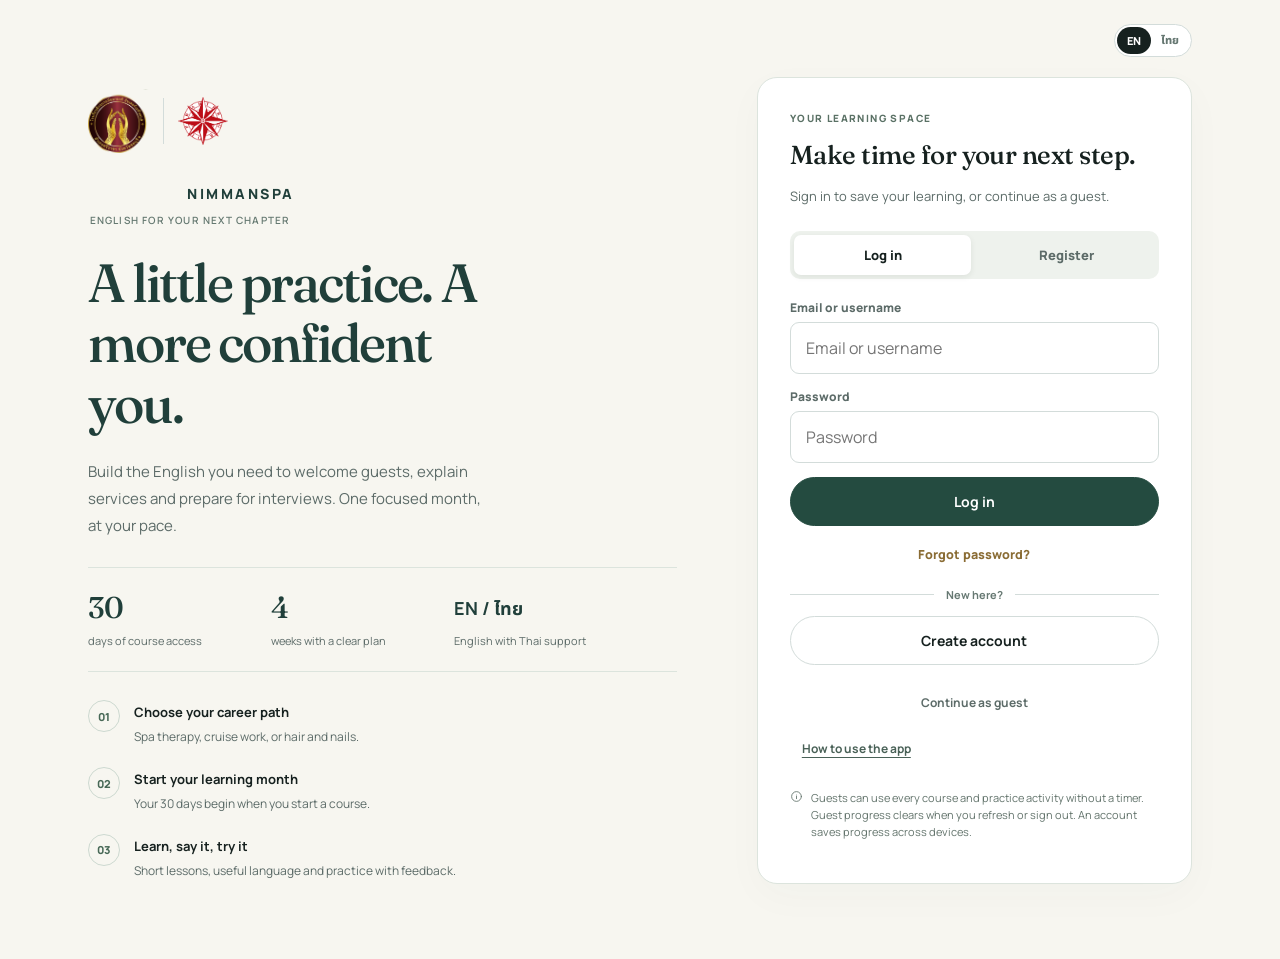
<file: index.html>
<!DOCTYPE html>
<html lang="en">
<head>
<meta charset="UTF-8">
<meta name="viewport" content="width=device-width, initial-scale=1, viewport-fit=cover">
<meta name="theme-color" content="#f2f6f6">
<meta name="apple-mobile-web-app-capable" content="yes">
<meta name="description" content="NIMMANSPA — a focused 30-day English learning journey for spa, cruise, hair and nail professionals. Short bilingual lessons, practical phrases and guided practice.">
<title>NIMMANSPA · Your month of English</title>
<link rel="icon" type="image/png" href="assets/nimman-logo-small.png">
<link rel="apple-touch-icon" href="assets/nimman-logo.png">
<link rel="stylesheet" href="styles.css?v=png-bodymap-1">
<link rel="stylesheet" href="learning.css?v=png-bodymap-1">
<link rel="stylesheet" href="anatomy.css?v=png-bodymap-1">
<link rel="stylesheet" href="program.css?v=guest-1">
<link rel="stylesheet" href="daily-learning.css?v=daily-1">
<link rel="stylesheet" href="admin.css?v=admin-1">
<link rel="stylesheet" href="account-security.css?v=admin-1">
<link rel="stylesheet" href="tutorial.css?v=tutorial-1">
</head>
<body>

<!-- =====================================================================
     AUTH SCREEN — shown until a session exists
     ===================================================================== -->
<div class="auth-wrap active" id="authWrap">
  <div class="auth-top">
    <div class="lang-toggle">
      <button class="lang-opt" data-lang="en">EN</button>
      <button class="lang-opt" data-lang="th">ไทย</button>
    </div>
  </div>

  <div class="auth-story">
  <div class="auth-hero">
    <div class="auth-brands">
      <img src="assets/nimman-logo.png" alt="Nimmanoradee International School" loading="eager">
      <span class="ab-divider"></span>
      <img class="barter" src="assets/barter-logo.png" alt="Barter Group" loading="eager">
    </div>
    <p class="auth-appname" data-i18n="programName">NIMMANSPA</p>
    <p class="auth-appsub" data-i18n="programTagline">ENGLISH FOR YOUR NEXT CHAPTER</p>
    <h1 data-i18n="authWelcome">A little practice. A more confident you.</h1>
    <p class="auth-intro" data-i18n="programIntro">Build the English you need to welcome guests, explain services and prepare for interviews. One focused month, at your pace.</p>
  </div>
  <div class="program-facts">
    <div><b>30</b><span data-i18n="programDays">days of course access</span></div>
    <div><b>4</b><span data-i18n="programWeeks">weeks with a clear plan</span></div>
    <div><b>EN / ไทย</b><span data-i18n="programLanguages">English with Thai support</span></div>
  </div>
  <ol class="program-steps">
    <li><span>01</span><div><b data-i18n="programStepOne">Choose your career path</b><p data-i18n="programStepOneBody">Spa therapy, cruise work, or hair and nails.</p></div></li>
    <li><span>02</span><div><b data-i18n="programStepTwo">Start your learning month</b><p data-i18n="programStepTwoBody">Your 30 days begin when you start a course.</p></div></li>
    <li><span>03</span><div><b data-i18n="programStepThree">Learn, say it, try it</b><p data-i18n="programStepThreeBody">Short lessons, useful language and practice with feedback.</p></div></li>
  </ol>
  </div>
  <div class="auth-panel">
  <p class="program-kicker" data-i18n="authPanelKicker">YOUR LEARNING SPACE</p>
  <h2 data-i18n="authPanelHeading">Make time for your next step.</h2>
  <p class="auth-panel-note" data-i18n="authTagline">Sign in to continue, or create an account and choose your course.</p>
  <div class="auth-tabs">
    <button class="auth-tab active" id="tabLogin" data-i18n="loginTab">Log in</button>
    <button class="auth-tab" id="tabRegister" data-i18n="registerTab">Register</button>
  </div>

  <div class="auth-error" id="authError" role="alert">
    <svg viewBox="0 0 24 24" fill="none" stroke="currentColor" stroke-width="2" stroke-linecap="round"><circle cx="12" cy="12" r="9"/><path d="M12 8v4M12 16h.01"/></svg>
    <span id="authErrorText"></span>
  </div>

  <!-- LOGIN -->
  <form class="auth-form" id="loginForm" novalidate>
    <div class="field">
      <label for="loginEmail" data-i18n="fieldLoginIdentifier">Email or username</label>
      <input type="text" id="loginEmail" autocomplete="username" autocapitalize="none" spellcheck="false" data-i18n-ph="fieldLoginIdentifier">
    </div>
    <div class="field">
      <label for="loginPassword" data-i18n="fieldPassword">Password</label>
      <input type="password" id="loginPassword" autocomplete="current-password" data-i18n-ph="fieldPassword">
    </div>
    <button type="submit" class="btn btn-gold btn-block" data-i18n="loginBtn">Log in</button>
    <div class="auth-alt">
      <button type="button" id="forgotBtn" data-i18n="forgotPassword">Forgot password?</button>
    </div>
    <div class="auth-divider"><span data-i18n="noAccount">New here?</span></div>
    <button type="button" class="btn btn-line btn-block" id="goRegister" data-i18n="registerBtn">Create account</button>
  </form>

  <!-- REGISTER -->
  <form class="auth-form hidden" id="registerForm" novalidate>
    <div class="field">
      <label for="regName" data-i18n="fieldName">Full name</label>
      <input type="text" id="regName" autocomplete="name" data-i18n-ph="fieldName">
    </div>
    <div class="field">
      <label for="regEmail" data-i18n="fieldEmail">Email</label>
      <input type="email" id="regEmail" autocomplete="email" inputmode="email" data-i18n-ph="fieldEmail">
    </div>
    <div class="field-row">
      <div class="field">
        <label for="regPassword" data-i18n="fieldPassword">Password</label>
        <input type="password" id="regPassword" autocomplete="new-password">
      </div>
      <div class="field">
        <label for="regConfirm" data-i18n="fieldConfirm">Confirm password</label>
        <input type="password" id="regConfirm" autocomplete="new-password">
      </div>
    </div>
    <div class="field-row">
      <div class="field">
        <label for="regRole" data-i18n="fieldRole">Your role</label>
        <select id="regRole">
          <option value="therapist" data-i18n="roleTherapist">Therapist</option>
          <option value="reception" data-i18n="roleReception">Receptionist</option>
          <option value="manager" data-i18n="roleManager">Manager</option>
          <option value="other" data-i18n="roleOther">Other</option>
        </select>
      </div>
      <div class="field">
        <label for="regLang" data-i18n="fieldLanguage">Preferred language</label>
        <select id="regLang">
          <option value="en">English</option>
          <option value="th">ไทย</option>
        </select>
      </div>
    </div>
    <p class="registration-policy" data-i18n="registrationPolicy">Registration alone does not start your access. Starting a course opens 30 consecutive days, including days you do not study.</p>
    <button type="submit" class="btn btn-gold btn-block" data-i18n="registerBtn">Create account</button>
    <div class="auth-divider"><span data-i18n="haveAccount">Already have an account?</span></div>
    <button type="button" class="btn btn-line btn-block" id="goLogin" data-i18n="loginBtn">Log in</button>
  </form>

  <button type="button" class="btn btn-ghost btn-block" id="guestBtn" data-i18n="continueGuest">Continue as guest</button>
  <button type="button" class="tutorial-link" data-tutorial-open data-i18n="tutorialOpen">How to use the app</button>

  <p class="demo-note">
    <svg viewBox="0 0 24 24" fill="none" stroke="currentColor" stroke-width="1.6" stroke-linecap="round"><circle cx="12" cy="12" r="9"/><path d="M12 11v5"/><circle cx="12" cy="8" r=".6" fill="currentColor" stroke="none"/></svg>
    <span data-i18n="demoNote">Guests can use every course and practice activity without a timer. Guest progress clears on refresh or sign-out. Register to save progress across devices.</span>
  </p>
  </div>
</div>

<!-- =====================================================================
     COURSE CHOOSER — which course to study
     ===================================================================== -->
<div class="course-wrap" id="courseWrap">
  <div class="auth-top">
    <div class="lang-toggle">
      <button class="lang-opt" data-lang="en">EN</button>
      <button class="lang-opt" data-lang="th">ไทย</button>
    </div>
  </div>

  <div class="course-hero">
    <div class="auth-brands">
      <img src="assets/nimman-logo.png" alt="Nimmanoradee International School">
      <span class="ab-divider"></span>
      <img class="barter" src="assets/barter-logo.png" alt="Barter Group">
    </div>
    <p class="program-kicker" data-i18n="courseKicker">ONE MONTH. A CLEAR DIRECTION.</p>
    <h2 data-i18n="courseChooseHeading">English for the work you want to do.</h2>
    <p data-i18n="courseChooseLede">Choose a career path. Each course has its own 30-day access period and saved progress.</p>
  </div>
  <div class="course-policy"><span class="policy-number">30<span data-i18n="programDaysShort">DAYS</span></span><div><b data-i18n="coursePolicyTitle">Start when you’re ready.</b><p data-i18n="coursePolicyBody">The clock begins when you start a course and keeps running between visits. Your end date is always visible; your saved progress is kept after access ends.</p></div></div>
  <div id="courseChooserStatus" role="status" aria-live="polite"></div>
  <button type="button" class="tutorial-link" data-tutorial-open data-i18n="tutorialOpen">How to use the app</button>
  <div id="courseList"></div>
  <details class="course-faq"><summary data-i18n="courseFaqTitle">What is included in my learning month?</summary><p data-i18n="courseFaqBody">Follow a four-week study plan, learn English with Thai support, and practise with model answers. Use days 29–30 to review. Lessons stay available throughout your access period, so you can learn at your own pace. Practice scores are for self-study; teacher-assessed tasks are shown separately.</p></details>
  <button class="btn btn-ghost btn-block" id="courseBackBtn" style="display:none;" data-i18n="courseCancel">Cancel</button>
  <button class="btn btn-ghost btn-block" id="courseSignOutBtn" data-i18n="accountLogout">Log out</button>
</div>

<!-- =====================================================================
     MAIN APP
     ===================================================================== -->
<div class="app-shell" id="appShell" style="display:none;">

  <!-- Side panel: profile, progress and navigation. A drawer on phones and
       small tablets, docked beside the content from 1024px up, and hideable
       either way. Kept inside .app-shell so it disappears with it on the
       sign-in and course-chooser screens. -->
  <div id="sideBackdrop" hidden></div>
  <aside id="sideBar" aria-label="Profile, progress and navigation">
    <div class="sb-head">
      <span class="sb-brand">
        <img src="assets/nimman-logo-small.png" alt="">
        <b data-i18n="sidebarTitle">Your progress</b>
      </span>
      <button class="sb-close" id="sbClose" data-i18n-aria="sidebarClose" aria-label="Close menu">
        <svg viewBox="0 0 24 24" fill="none" stroke="currentColor" stroke-width="2" stroke-linecap="round"><path d="M6 6l12 12M18 6L6 18"/></svg>
      </button>
    </div>
    <div id="sideBarBody"></div>
  </aside>

  <header class="topbar">
    <div class="topbar-row">
      <button class="sb-toggle" id="sbToggle" aria-controls="sideBar" aria-expanded="false" data-i18n-aria="sidebarMenu" aria-label="Menu">
        <svg viewBox="0 0 24 24" fill="none" stroke="currentColor" stroke-width="1.9" stroke-linecap="round"><path d="M4 7h16M4 12h16M4 17h16"/></svg>
      </button>
      <div class="brand">
        <img class="brand-crest" src="assets/nimman-logo-small.png" alt="NIMMAN">
        <div class="brand-text">
          <h1 data-i18n="appName">Willow &amp; Stone English</h1>
          <p data-i18n="appTagline">For spa &amp; wellness professionals</p>
        </div>
      </div>
      <div class="topbar-actions">
        <button type="button" class="tutorial-trigger" id="tutorialHelpBtn" data-tutorial-open data-i18n-aria="tutorialOpen" aria-label="How to use the app"><span aria-hidden="true">?</span></button>
        <div class="lang-toggle">
          <button class="lang-opt" data-lang="en">EN</button>
          <button class="lang-opt" data-lang="th">ไทย</button>
        </div>
        <button class="avatar-btn" id="avatarBtn" aria-label="Account">A</button>
      </div>
    </div>
    <div class="progress-line"><i id="courseProgressFill" style="--pct:0%"></i></div>
    <p class="progress-caption"><span data-i18n="courseProgress">Course progress</span> &nbsp;·&nbsp; <b id="courseProgressLabel">0%</b></p>
  </header>
  <div id="courseAccessBanner" aria-live="polite"></div>
  <div id="learningSaveStatus" class="ab-validation invalid" role="status" hidden></div>
  <main>
  <section class="screen" id="screen-access"><div id="courseAccessPanel"></div></section>

  <section class="screen" id="screen-admin" aria-label="Administration"><div id="adminRoot"></div></section>
  <section class="screen" id="screen-security" aria-label="Password settings"><div id="accountSecurityRoot"></div></section>

  <!-- ============================= ACCOUNT ============================= -->
  <section class="screen" id="screen-account">
    <div class="crumb"><button class="crumb-back" onclick="Nav.go('daily','back')"><svg viewBox="0 0 24 24" fill="none" stroke="currentColor" stroke-width="2" stroke-linecap="round" stroke-linejoin="round"><path d="M15 5l-7 7 7 7"/></svg></button><h2 data-i18n="accountHeading">Your account</h2></div>

    <div class="account-card">
      <div class="account-avatar" id="accAvatar">A</div>
      <div class="account-id">
        <h4 id="accName">—</h4>
        <p id="accEmail">—</p>
        <span class="role-chip" id="accRole">—</span>
      </div>
    </div>

    <div id="accountAccessSummary"></div>
    <div class="menu-heading"><h3 data-i18n="accountStats">Your progress</h3></div>
    <div class="progress-bars" id="accProgressBars"></div>

    <div class="menu-list" style="margin-bottom:16px;">
      <div class="setting-row">
        <div><h5 data-i18n="accountLanguage">App language</h5><p id="accLangName">English</p></div>
        <div class="lang-toggle">
          <button class="lang-opt" data-lang="en">EN</button>
          <button class="lang-opt" data-lang="th">ไทย</button>
        </div>
      </div>
    </div>

    <div class="menu-list" style="margin-bottom:16px;">
      <div class="menu-row" id="accSwitchCourse">
        <div class="menu-icon" id="accCourseMark"></div>
        <div class="menu-body"><h4 data-i18n="courseSwitchTitle">Switch course</h4><p id="accCourseName"></p></div>
        <div class="menu-chev"><svg viewBox="0 0 24 24" fill="none" stroke="currentColor" stroke-width="2" stroke-linecap="round" stroke-linejoin="round"><path d="M9 5l7 7-7 7"/></svg></div>
      </div>
      <div class="menu-row" onclick="Nav.go('settings')">
        <div class="menu-icon"><svg viewBox="0 0 24 24" fill="none" stroke="currentColor" stroke-width="1.6" stroke-linecap="round" stroke-linejoin="round"><circle cx="12" cy="12" r="3"/><path d="M19.4 15a1.7 1.7 0 0 0 .3 1.9l.1.1a2 2 0 1 1-2.8 2.8l-.1-.1a1.7 1.7 0 0 0-1.9-.3 1.7 1.7 0 0 0-1 1.5V21a2 2 0 1 1-4 0v-.1a1.7 1.7 0 0 0-1.1-1.5 1.7 1.7 0 0 0-1.9.3l-.1.1a2 2 0 1 1-2.8-2.8l.1-.1a1.7 1.7 0 0 0 .3-1.9 1.7 1.7 0 0 0-1.5-1H3a2 2 0 1 1 0-4h.1A1.7 1.7 0 0 0 4.6 9a1.7 1.7 0 0 0-.3-1.9l-.1-.1a2 2 0 1 1 2.8-2.8l.1.1a1.7 1.7 0 0 0 1.9.3H9a1.7 1.7 0 0 0 1-1.5V3a2 2 0 1 1 4 0v.1a1.7 1.7 0 0 0 1 1.5 1.7 1.7 0 0 0 1.9-.3l.1-.1a2 2 0 1 1 2.8 2.8l-.1.1a1.7 1.7 0 0 0-.3 1.9V9a1.7 1.7 0 0 0 1.5 1H21a2 2 0 1 1 0 4h-.1a1.7 1.7 0 0 0-1.5 1Z"/></svg></div>
        <div class="menu-body"><h4 data-i18n="settingsHeading">Settings</h4><p data-i18n="settingsDesc">Voice, text size and language</p></div>
        <div class="menu-chev"><svg viewBox="0 0 24 24" fill="none" stroke="currentColor" stroke-width="2" stroke-linecap="round" stroke-linejoin="round"><path d="M9 5l7 7-7 7"/></svg></div>
      </div>
    </div>

    <button type="button" class="tutorial-link" data-tutorial-open data-i18n="tutorialReplay">Read the tutorial again</button>
    <button class="btn btn-line btn-block" id="accRegisterCta" style="display:none;margin-bottom:10px;" data-i18n="accountRegisterCta">Create a free account to save this progress</button>
    <button class="btn btn-line btn-block" id="changePasswordBtn" data-i18n="changePassword" style="margin-bottom:12px;" hidden>Change password</button>
    <button class="btn btn-ghost btn-block" id="logoutBtn" data-i18n="accountLogout">Log out</button>

    <div class="home-divider"></div>
    <p class="partner-caption" data-i18n="partnerCaption">A programme by</p>
    <div class="partner-strip">
      <img src="assets/nimman-logo.png" alt="Nimmanoradee International School" loading="lazy">
      <span class="ps-divider"></span>
      <img class="barter" src="assets/barter-logo.png" alt="Barter Group" loading="lazy">
    </div>
  </section>

  <!-- ============================= SETTINGS ============================= -->
  <section class="screen" id="screen-settings">
    <div class="crumb"><button class="crumb-back" onclick="Nav.go('account','back')"><svg viewBox="0 0 24 24" fill="none" stroke="currentColor" stroke-width="2" stroke-linecap="round" stroke-linejoin="round"><path d="M15 5l-7 7 7 7"/></svg></button><h2 data-i18n="settingsHeading">Settings</h2></div>

    <p class="settings-title" data-i18n="setAudioGroup">AUDIO</p>
    <div class="settings-group">
      <div class="set-row">
        <div class="sr-head">
          <div><h5 data-i18n="setVoiceTitle">Pronunciation voice</h5><p data-i18n="setVoiceDesc">We pick a neutral female English voice automatically.</p></div>
          <span class="voice-badge" id="voiceBadge">—</span>
        </div>
        <select id="voiceSelect"></select>
        <button class="voice-test" id="voiceTest">
          <svg viewBox="0 0 24 24" fill="none" stroke="currentColor" stroke-width="1.8" stroke-linecap="round" stroke-linejoin="round"><path d="M11 5 6.5 9H4v6h2.5L11 19V5Z"/><path d="M15.5 9.5a3.5 3.5 0 0 1 0 5"/><path d="M18 7a7 7 0 0 1 0 10"/></svg>
          <span data-i18n="setVoiceTest">Test this voice</span>
        </button>
        <button class="btn btn-line btn-block" id="voiceReset" style="display:none;margin-top:9px;" data-i18n="setVoiceReset">Use the recommended voice</button>
        <p class="voice-ios-note" id="voiceIosNote" style="display:none;" data-i18n="setVoiceIosNote"></p>
      </div>
      <div class="set-row">
        <div class="sr-head">
          <div><h5 data-i18n="setSpeedTitle">Speaking speed</h5><p data-i18n="setSpeedDesc">Slower is easier to copy when practising.</p></div>
        </div>
        <select id="speedSelect">
          <option value="0.72" data-i18n="setSpeedSlow">Slow</option>
          <option value="0.88" data-i18n="setSpeedNormal">Normal</option>
          <option value="1" data-i18n="setSpeedNatural">Natural</option>
        </select>
      </div>
    </div>

    <p class="settings-title" data-i18n="setDisplayGroup">DISPLAY</p>
    <div class="settings-group">
      <div class="set-row">
        <div class="sr-head">
          <div><h5 data-i18n="setTextSizeTitle">Text size</h5><p data-i18n="setTextSizeDesc">Applies to reading content.</p></div>
          <div class="size-toggle" id="sizeToggle">
            <button class="size-opt" data-size="sm">A</button>
            <button class="size-opt active" data-size="md">A</button>
            <button class="size-opt" data-size="lg">A</button>
          </div>
        </div>
      </div>
      <div class="set-row">
        <div class="sr-head">
          <div><h5 data-i18n="accountLanguage">App language</h5><p id="setLangName">English</p></div>
          <div class="lang-toggle">
            <button class="lang-opt" data-lang="en">EN</button>
            <button class="lang-opt" data-lang="th">ไทย</button>
          </div>
        </div>
      </div>
    </div>

    <p class="settings-title" data-i18n="setDataGroup">YOUR DATA</p>
    <div class="settings-group">
      <div class="set-row">
        <div class="sr-head">
          <div><h5 data-i18n="setResetTitle">Reset my progress</h5><p data-i18n="setResetDesc">Clears known words and all scores. This cannot be undone.</p></div>
        </div>
        <button class="btn btn-line btn-block" id="resetProgressBtn" style="margin-top:11px;" data-i18n="setResetBtn">Reset progress</button>
      </div>
    </div>

    <div class="home-divider"></div>
    <p class="partner-caption" data-i18n="partnerCaption">A programme by</p>
    <div class="partner-strip">
      <img src="assets/nimman-logo.png" alt="Nimmanoradee International School" loading="lazy">
      <span class="ps-divider"></span>
      <img class="barter" src="assets/barter-logo.png" alt="Barter Group" loading="lazy">
    </div>
  </section>

  <!-- ============================= DAILY FIVE ============================= -->
  <section class="screen active" id="screen-daily">
    <div class="course-bar" id="courseBar">
      <span class="cb-mark" id="courseBarMark"></span>
      <span class="cb-body">
        <span class="cb-label" data-i18n="courseStudying">Studying</span>
        <span class="cb-name" id="courseBarName"></span>
      </span>
      <span class="cb-switch" data-i18n="courseSwitch">Switch</span>
    </div>

    <div class="daily-hero">
      <p class="eyebrow" id="dailyEyebrow" data-i18n="dailyEyebrow">Today's five</p>
      <h2 data-i18n="dailyHeading">Daily Five</h2>
      <p class="lede" data-i18n="dailyLede"></p>
    </div>

    <div class="daily-head">
      <div class="daily-pills" id="dailyPills"></div>
      <div class="daily-count" id="dailyCount">0 / 5</div>
    </div>

    <div class="daily-reset" id="dailyResetBar"></div>

    <div class="sr-live" id="dailyLive" aria-live="polite"></div>

    <!-- swiping -->
    <div id="dailySwipe">
      <div class="swipe-stage" id="swipeStage"></div>
      <p class="swipe-hint" id="swipeHint"></p>
      <div class="swipe-actions">
        <button class="swipe-btn nope" id="swipeLeft">
          <svg viewBox="0 0 24 24" fill="none" stroke="currentColor" stroke-width="2.2" stroke-linecap="round" stroke-linejoin="round"><path d="M11 5l-7 7 7 7"/><path d="M20 12H5"/></svg>
          <span data-i18n="swipeNotYet">Not yet</span>
        </button>
        <button class="swipe-btn like" id="swipeRight">
          <span data-i18n="swipeGotIt">I understand</span>
          <svg viewBox="0 0 24 24" fill="none" stroke="currentColor" stroke-width="2.2" stroke-linecap="round" stroke-linejoin="round"><path d="M4 12h15"/><path d="M13 5l7 7-7 7"/></svg>
        </button>
      </div>
    </div>

    <!-- all five understood, check unlocked -->
    <div id="dailyReady" style="display:none;">
      <div class="daily-panel">
        <div class="dp-mark"><svg viewBox="0 0 24 24" fill="none" stroke="currentColor" stroke-width="1.8" stroke-linecap="round" stroke-linejoin="round"><path d="M5 12.5l4.5 4.5L19 7.5"/></svg></div>
        <h3 id="dailyReadyTitle"></h3>
        <p id="dailyReadyBody"></p>
      </div>
      <div class="daily-wordlist" id="dailyReadyList"></div>
      <button class="btn btn-gold btn-block" id="dailyStartCheck"></button>
    </div>

    <!-- day complete -->
    <div id="dailyDone" style="display:none;">
      <div class="daily-panel">
        <div class="daily-ring" id="dailyDoneRing" style="--pct:0"><span id="dailyDonePct">0%</span></div>
        <h3 id="dailyDoneTitle"></h3>
        <p id="dailyDoneBody"></p>
      </div>
      <div class="daily-wordlist" id="dailyDoneList"></div>
      <button class="btn btn-line btn-block" id="dailyRetake"></button>
    </div>

    <!-- Everything below the deck is the old Home screen: the learner's day
         starts with the five words, and the rest of the course sits under it. -->
    <div class="home-divider"></div>

    <div class="greeting">
      <p class="eyebrow" id="homeGreetEyebrow" data-i18n="greetingEyebrow">Good to see you</p>
      <h2 data-i18n="greetingHeading">Ready for today's practice?</h2>
      <p data-i18n="greetingBody">Fifteen quiet minutes a day is enough to sound calm, warm and confident with every guest who walks through your door.</p>
      <div class="featured-quote" id="potdOpen">
        <div class="fq-head">
          <p class="fq-label" data-i18n="phraseOfDayLabel">Phrase of the day</p>
          <button class="potd-play" id="potdPlay" aria-label="Listen to today's phrase"></button>
        </div>
        <div class="fq-meta"><span id="potdCat"></span><span id="potdLevel"></span></div>
        <p id="potdText">&nbsp;</p>
        <p class="gloss" id="potdTh">&nbsp;</p>
        <p class="fq-note" id="potdNote">&nbsp;</p>
        <p class="fq-cta" data-i18n="potdOpenCta">Tap to see more like this</p>
      </div>
      <div class="cta-row">
        <button class="btn btn-gold" onclick="Nav.go('vocab')">
          <span data-i18n="continueLearning">Continue learning</span>
          <svg viewBox="0 0 24 24" fill="none" stroke="currentColor" stroke-width="2" stroke-linecap="round" stroke-linejoin="round" width="15" height="15"><path d="M9 5l7 7-7 7"/></svg>
        </button>
      </div>
    </div>

    <div class="lh-panel lh-home-card" id="learningHomeCard"></div>

    <div class="stat-strip">
      <div class="stat-cell"><div class="stat-num" id="statWords">0</div><div class="stat-label" data-i18n="statWords">WORDS LEARNED</div></div>
      <div class="stat-cell"><div class="stat-num" id="statQuiz">—</div><div class="stat-label" data-i18n="statQuiz">QUIZ AVERAGE</div></div>
      <div class="stat-cell"><div class="stat-num" id="statLessons">0</div><div class="stat-label" data-i18n="statLessons">ACTIVITIES DONE</div></div>
    </div>

    <div class="menu-heading"><h3 data-i18n="exploreCourse">Explore the course</h3><span data-i18n="modulesCount">6 modules</span></div>
    <div class="menu-list">
      <div class="menu-row" id="homeAnatomyRow" onclick="Nav.go('anatomy')">
        <div class="menu-icon sage"><svg viewBox="0 0 24 24" fill="none" stroke="currentColor" stroke-width="1.6" stroke-linecap="round" stroke-linejoin="round"><circle cx="12" cy="4.6" r="2.4"/><path d="M6 9.2h12"/><path d="M12 9.2V15"/><path d="M9 15l-1.2 5.4M15 15l1.2 5.4"/></svg></div>
        <div class="menu-body"><h4 data-i18n="menuAnatomyTitle">Body map</h4><p data-i18n="menuAnatomyDesc">Tap any part of the body to learn its English name</p></div>
        <div class="menu-chev"><svg viewBox="0 0 24 24" fill="none" stroke="currentColor" stroke-width="2" stroke-linecap="round" stroke-linejoin="round"><path d="M9 5l7 7-7 7"/></svg></div>
      </div>
      <div class="menu-row" onclick="Nav.go('pron')">
        <div class="menu-icon"><svg viewBox="0 0 24 24" fill="none" stroke="currentColor" stroke-width="2" stroke-linecap="round" stroke-linejoin="round"><line x1="4" y1="12" x2="4" y2="12"/><line x1="8" y1="7" x2="8" y2="17"/><line x1="12" y1="4" x2="12" y2="20"/><line x1="16" y1="7" x2="16" y2="17"/><line x1="20" y1="12" x2="20" y2="12"/></svg></div>
        <div class="menu-body"><h4 data-i18n="menuPronTitle">Pronunciation</h4><p data-i18n="menuPronDesc">Hear and repeat the industry's trickiest words</p></div>
        <div class="menu-chev"><svg viewBox="0 0 24 24" fill="none" stroke="currentColor" stroke-width="2" stroke-linecap="round" stroke-linejoin="round"><path d="M9 5l7 7-7 7"/></svg></div>
      </div>
      <div class="menu-row" onclick="Nav.go('saythis')">
        <div class="menu-icon sage"><svg viewBox="0 0 24 24" fill="none" stroke="currentColor" stroke-width="1.8" stroke-linecap="round" stroke-linejoin="round"><line x1="4" y1="8" x2="17" y2="8"/><path d="M14 5l3 3-3 3"/><line x1="20" y1="16" x2="7" y2="16"/><path d="M10 13l-3 3 3 3"/></svg></div>
        <div class="menu-body"><h4 data-i18n="menuSaythisTitle">Say this, not that</h4><p data-i18n="menuSaythisDesc">Turn blunt phrases into polished, guest-ready ones</p></div>
        <div class="menu-chev"><svg viewBox="0 0 24 24" fill="none" stroke="currentColor" stroke-width="2" stroke-linecap="round" stroke-linejoin="round"><path d="M9 5l7 7-7 7"/></svg></div>
      </div>
    </div>

    <div class="tip-block">
      <div class="tip-icon"><svg viewBox="0 0 24 24" fill="none" stroke="currentColor" stroke-width="1.6" stroke-linecap="round" stroke-linejoin="round"><path d="M12 3C12 3 6.5 9.5 6.5 13.5a5.5 5.5 0 0 0 11 0C17.5 9.5 12 3 12 3Z"/></svg></div>
      <div><h5 data-i18n="tipOfDay">Tip of the day</h5><p data-i18n="tipOfDayBody"></p></div>
    </div>

    <div class="home-divider"></div>
    <p class="partner-caption" data-i18n="partnerCaption">A programme by</p>
    <div class="partner-strip">
      <img src="assets/nimman-logo.png" alt="Nimmanoradee International School" loading="lazy">
      <span class="ps-divider"></span>
      <img class="barter" src="assets/barter-logo.png" alt="Barter Group" loading="lazy">
    </div>
  </section>

  <!-- ============================= VOCABULARY ============================= -->
  <section class="screen" id="screen-vocab">
    <div class="crumb"><button class="crumb-back" onclick="Nav.go('daily','back')"><svg viewBox="0 0 24 24" fill="none" stroke="currentColor" stroke-width="2" stroke-linecap="round" stroke-linejoin="round"><path d="M15 5l-7 7 7 7"/></svg></button><h2 data-i18n="vocabHeading">Vocabulary &amp; practice</h2></div>
    <p class="lede" data-i18n="vocabLede"></p>

    <div id="vocabHint"></div>
    <div class="filter-bar">
      <label class="filter-field wide" id="vocabModeField">
        <span data-i18n="vocabFieldActivity">Activity</span>
        <select id="vocabModeSelect"></select>
      </label>
      <label class="filter-field" id="vocabCatField">
        <span data-i18n="vocabFieldCategory">Category</span>
        <select id="vocabCatSelect"></select>
      </label>
      <label class="filter-field" id="vocabLevelField">
        <span data-i18n="vocabFieldLevel">Level</span>
        <select id="vocabLevelSelect"></select>
      </label>
    </div>
    <div class="nav-links" id="vocabLinks"></div>
    <div class="search-wrap collapsible" id="vocabSearchWrap">
      <span class="s-icon"><svg viewBox="0 0 24 24" fill="none" stroke="currentColor" stroke-width="1.9" stroke-linecap="round" stroke-linejoin="round"><circle cx="11" cy="11" r="6.5"/><path d="M16 16l4.5 4.5"/></svg></span>
      <input type="search" id="vocabSearch" autocomplete="off" data-i18n-ph="searchVocabPh">
      <button class="search-clear" id="vocabSearchClear" aria-label="Clear search">&times;</button>
    </div>
    <p class="search-count" id="vocabSearchCount" style="display:none;"></p>

    <!-- flashcards -->
    <div class="vocab-pane" id="pane-flash">
      <div class="deck-meta">
        <span><span data-i18n="cardOf">Card</span> <b id="fcPos">1</b> <span data-i18n="of">of</span> <b id="fcTotal">137</b></span>
        <span class="dm-right">
          <span><b id="fcKnownCount">0</b> <span data-i18n="known">known</span></span>
          <button class="meta-search-btn" id="vocabSearchToggle" aria-label="Search words">
            <svg viewBox="0 0 24 24" fill="none" stroke="currentColor" stroke-width="1.9" stroke-linecap="round" stroke-linejoin="round"><circle cx="11" cy="11" r="6.5"/><path d="M16 16l4.5 4.5"/></svg>
          </button>
        </span>
      </div>
      <div class="flip-stage">
        <div class="flashcard" id="flashcard">
          <div class="flashcard-face-wrap">
            <div class="fc-face fc-front">
              <div class="fc-tag-row">
                <div class="fc-tag" id="fcCategory"></div>
                <span id="fcLevel"></span>
              </div>
              <div class="fc-word" id="fcWord"></div>
              <div class="fc-phon" id="fcPhon"></div>
              <div class="fc-th" id="fcThFront"></div>
              <div class="fc-hint" data-i18n="tapReveal">TAP TO REVEAL THE DEFINITION</div>
            </div>
            <div class="fc-face fc-back">
              <div class="fc-tag-row">
                <div class="fc-tag" data-i18n="definition">DEFINITION</div>
                <span id="fcLevelBack"></span>
              </div>
              <div class="fc-def" id="fcDef"></div>
              <div class="fc-th" id="fcThBack"></div>
              <div class="fc-hint" data-i18n="tapFlip">TAP TO FLIP BACK</div>
            </div>
          </div>
        </div>
      </div>
      <div class="flash-controls">
        <button class="round-btn" id="fcPrev" aria-label="Previous"><svg viewBox="0 0 24 24" fill="none" stroke="currentColor" stroke-width="2" stroke-linecap="round" stroke-linejoin="round"><path d="M15 5l-7 7 7 7"/></svg></button>
        <div class="flash-index-strip" id="fcIndexStrip"></div>
        <button class="round-btn" id="fcSpeak" aria-label="Hear word"><svg viewBox="0 0 24 24" fill="none" stroke="currentColor" stroke-width="1.8" stroke-linecap="round" stroke-linejoin="round"><path d="M11 5 6.5 9H4v6h2.5L11 19V5Z"/><path d="M15.5 9.5a3.5 3.5 0 0 1 0 5"/><path d="M18 7a7 7 0 0 1 0 10"/></svg></button>
        <button class="round-btn" id="fcNext" aria-label="Next"><svg viewBox="0 0 24 24" fill="none" stroke="currentColor" stroke-width="2" stroke-linecap="round" stroke-linejoin="round"><path d="M9 5l7 7-7 7"/></svg></button>
      </div>
      <div class="know-row">
        <button class="know-btn again" id="fcAgain"><svg viewBox="0 0 24 24" fill="none" stroke="currentColor" stroke-width="2" stroke-linecap="round" stroke-linejoin="round"><circle cx="12" cy="12" r="9"/><path d="M9.5 9.5l5 5M14.5 9.5l-5 5"/></svg><span data-i18n="stillLearning">Still learning</span></button>
        <button class="know-btn got-it" id="fcKnow"><svg viewBox="0 0 24 24" fill="none" stroke="currentColor" stroke-width="2" stroke-linecap="round" stroke-linejoin="round"><circle cx="12" cy="12" r="9"/><path d="M8 12.3l2.5 2.5L16 9"/></svg><span data-i18n="iKnowThis">I know this</span></button>
      </div>
      <div id="fcContext" aria-live="polite"></div>
      <p class="training-note"></p>
    </div>

    <!-- Context is kept outside the fixed-height flashcard for readable Thai text. -->
    <!-- matching -->
    <div class="vocab-pane" id="pane-match" style="display:none;">
      <p class="match-status" id="matchStatus"></p>
      <div class="match-grid" id="matchGrid"></div>
      <button class="btn btn-line btn-block" id="matchNew"><span data-i18n="newRound">New round</span></button>
    </div>

    <!-- scramble -->
    <div class="vocab-pane" id="pane-scramble" style="display:none;">
      <div class="q-progress"><div class="q-dots" id="scrDots"></div><div class="q-score" id="scrScore">0 / 8</div></div>
      <div class="scramble-clue">
        <div class="fc-tag-row" style="justify-content:flex-start;">
          <div class="sc-cat" id="scrCat"></div>
          <span id="scrLevel"></span>
        </div>
        <div class="sc-def" id="scrClue"></div>
        <div class="gloss" id="scrClueTh"></div>
      </div>
      <div class="answer-slots" id="scrSlots"></div>
      <div class="letter-bank" id="scrLetters"></div>
      <div id="scrFeedback"></div>
      <button class="btn btn-gold btn-block" id="scrNext" disabled></button>
    </div>

    <!-- thai recall -->
    <div class="vocab-pane" id="pane-thai" style="display:none;">
      <div class="q-progress"><div class="q-dots" id="thDots"></div><div class="q-score" id="thScore">0 / 12</div></div>
      <div class="builder-prompt">
        <div class="bp-label" id="thPromptLabel"></div>
        <div class="bp-th" id="thPrompt"></div>
      </div>
      <div id="thOptions"></div>
      <div id="thFeedback"></div>
      <button class="btn btn-gold btn-block" id="thNext" disabled></button>
    </div>

    <!-- category sort -->
    <div class="vocab-pane" id="pane-sort" style="display:none;">
      <p class="match-status" id="sortStatus"></p>
      <div class="sort-terms" id="sortTerms"></div>
      <div id="sortBuckets"></div>
      <button class="btn btn-line btn-block" id="sortNew" style="margin-top:6px;"><span data-i18n="newRound">New round</span></button>
    </div>

    <!-- speed round -->
    <div class="vocab-pane" id="pane-speed" style="display:none;">
      <div id="speedIntro" class="speed-start">
        <h3 id="speedIntroTitle"></h3>
        <p id="speedIntroBody"></p>
        <button class="btn btn-gold btn-block" id="speedStart"></button>
      </div>
      <div id="speedPlay" style="display:none;">
        <div class="speed-hud">
          <div class="speed-cell"><div class="speed-num" id="speedTime">60</div><div class="speed-label" id="speedTimeLabel"></div></div>
          <div class="speed-cell"><div class="speed-num" id="speedScore">0</div><div class="speed-label" id="speedScoreLabel"></div></div>
          <div class="speed-cell"><div class="speed-num" id="speedStreak">0</div><div class="speed-label" id="speedStreakLabel"></div></div>
        </div>
        <div class="q-question" id="speedPrompt"></div>
        <div id="speedOptions"></div>
      </div>
    </div>
  </section>

  <!-- ============================= INTERVIEW REHEARSAL ============================= -->
  <section class="screen" id="screen-interview">
    <div class="crumb"><button class="crumb-back" onclick="Nav.go('learning','back')"><svg viewBox="0 0 24 24" fill="none" stroke="currentColor" stroke-width="2" stroke-linecap="round" stroke-linejoin="round"><path d="M15 5l-7 7 7 7"/></svg></button><h2 data-i18n="interviewHeading">Interview rehearsal</h2></div>
    <p class="lede" data-i18n="interviewLede"></p>
    <div id="interviewRoot"></div>
  </section>

  <!-- ============================= BODY MAP ============================= -->
  <section class="screen" id="screen-anatomy">
    <div class="crumb"><button class="crumb-back" onclick="Nav.go('daily','back')"><svg viewBox="0 0 24 24" fill="none" stroke="currentColor" stroke-width="2" stroke-linecap="round" stroke-linejoin="round"><path d="M15 5l-7 7 7 7"/></svg></button><h2 data-i18n="anatomyHeading">Body map</h2></div>
    <p class="lede" data-i18n="anatomyLede"></p>
    <div id="anatomyModelControls"></div>
    <div id="anatomyViewChips"></div>
    <div class="an-layout">
      <div class="an-figure-column"><div id="anatomyStage"></div></div>
      <div class="an-info-column">
        <div id="anatomyDetail" aria-live="polite" tabindex="-1"></div>
        <section id="anatomyWordList"></section>
        <div id="anatomyPractice"></div>
      </div>
    </div>
    <div id="anatomyRelated"></div>
    <p class="anatomy-note" data-i18n="anatomyNote"></p>
  </section>

  <!-- ============================= PRONUNCIATION ============================= -->
  <section class="screen" id="screen-pron">
    <div class="crumb"><button class="crumb-back" onclick="Nav.go('daily','back')"><svg viewBox="0 0 24 24" fill="none" stroke="currentColor" stroke-width="2" stroke-linecap="round" stroke-linejoin="round"><path d="M15 5l-7 7 7 7"/></svg></button><h2 data-i18n="pronHeading">Pronunciation guide</h2></div>
    <p class="lede" data-i18n="pronLede"></p>
    <p class="audio-note">
      <svg viewBox="0 0 24 24" fill="none" stroke="currentColor" stroke-width="1.6" stroke-linecap="round" stroke-linejoin="round"><circle cx="12" cy="12" r="9"/><line x1="12" y1="11" x2="12" y2="16"/><circle cx="12" cy="8" r=".6" fill="currentColor" stroke="none"/></svg>
      <span data-i18n="pronAudioNote"></span>
    </p>
    <div id="pronList"></div>
  </section>

  <!-- ============================= PHRASES ============================= -->
  <section class="screen" id="screen-phrases">
    <div class="crumb"><button class="crumb-back" onclick="Nav.go('daily','back')"><svg viewBox="0 0 24 24" fill="none" stroke="currentColor" stroke-width="2" stroke-linecap="round" stroke-linejoin="round"><path d="M15 5l-7 7 7 7"/></svg></button><h2 data-i18n="phrasesHeading">Useful phrases</h2></div>
    <p class="lede" data-i18n="phrasesLede"></p>
    <div class="filter-bar">
      <label class="filter-field" id="phraseCatField">
        <span data-i18n="phraseFieldSituation">Situation</span>
        <select id="phraseCatSelect"></select>
      </label>
      <label class="filter-field" id="phraseLevelField">
        <span data-i18n="vocabFieldLevel">Level</span>
        <select id="phraseLevelSelect"></select>
      </label>
    </div>
    <div class="nav-links" id="phraseLinks"></div>
    <div class="search-wrap">
      <span class="s-icon"><svg viewBox="0 0 24 24" fill="none" stroke="currentColor" stroke-width="1.9" stroke-linecap="round" stroke-linejoin="round"><circle cx="11" cy="11" r="6.5"/><path d="M16 16l4.5 4.5"/></svg></span>
      <input type="search" id="phraseSearch" autocomplete="off" data-i18n-ph="searchPhrasePh">
      <button class="search-clear" id="phraseSearchClear" aria-label="Clear search">&times;</button>
    </div>
    <p class="search-count" id="phraseSearchCount" style="display:none;"></p>
    <p class="training-note"></p>
    <div class="phrase-list" id="phraseList"></div>
    <div id="phraseEmpty"></div>
  </section>

  <!-- ============================= SAY THIS NOT THAT ============================= -->
  <section class="screen" id="screen-saythis">
    <div class="crumb"><button class="crumb-back" onclick="Nav.go('daily','back')"><svg viewBox="0 0 24 24" fill="none" stroke="currentColor" stroke-width="2" stroke-linecap="round" stroke-linejoin="round"><path d="M15 5l-7 7 7 7"/></svg></button><h2 data-i18n="saythisHeading">Say this, not that</h2></div>
    <p class="lede" data-i18n="saythisLede"></p>
    <div id="ddList"></div>
  </section>

  <!-- ============================= ASSESSMENT HUB ============================= -->
  <section class="screen" id="screen-learning"><div id="learningRoot"></div></section>
  <section class="screen" id="screen-customplay"><div id="customPlayRoot"></div></section>
  <section class="screen" id="screen-customresults"><div id="customResultsRoot"></div></section>
  <section class="screen" id="screen-assess">
    <div class="crumb"><button class="crumb-back" onclick="Nav.go('daily','back')"><svg viewBox="0 0 24 24" fill="none" stroke="currentColor" stroke-width="2" stroke-linecap="round" stroke-linejoin="round"><path d="M15 5l-7 7 7 7"/></svg></button><h2 data-i18n="practiceHeading">Practice</h2></div>
    <div id="practiceCourseLine"></div>
    <div class="px-modes" id="practiceModes" role="tablist" aria-label="Practice mode"></div>
    <div id="practiceLibrary" role="tabpanel" aria-labelledby="pmode-library">
      <div id="practiceControls"></div>
      <div class="px-filter" id="practiceFilter" role="group" aria-label="Filter activities"></div>
      <div id="assessGrid"></div>
    </div>
    <div id="assessmentBuilder" role="tabpanel" aria-labelledby="pmode-builder"></div>
  </section>

  <!-- ============================= MULTIPLE CHOICE (shared engine) ============================= -->
  <section class="screen" id="screen-mcquiz">
    <div class="crumb"><button class="crumb-back" onclick="Nav.go('assess','back')"><svg viewBox="0 0 24 24" fill="none" stroke="currentColor" stroke-width="2" stroke-linecap="round" stroke-linejoin="round"><path d="M15 5l-7 7 7 7"/></svg></button><h2 id="mcTitle"></h2></div>
    <div class="q-progress"><div class="q-dots" id="mcDots"></div><div class="q-score" id="mcScoreChip">0 / 0</div></div>
    <div class="q-kicker" id="mcKicker"></div>
    <div class="q-question" id="mcQuestion"></div>
    <div class="gloss" id="mcQuestionTh"></div>
    <div id="mcOptions"></div>
    <div id="mcFeedback" aria-live="polite"></div>
    <button class="btn btn-gold btn-block" id="mcNextBtn" disabled></button>
  </section>

  <!-- ============================= FILL IN THE BLANK ============================= -->
  <section class="screen" id="screen-fillquiz">
    <div class="crumb"><button class="crumb-back" onclick="Nav.go('assess','back')"><svg viewBox="0 0 24 24" fill="none" stroke="currentColor" stroke-width="2" stroke-linecap="round" stroke-linejoin="round"><path d="M15 5l-7 7 7 7"/></svg></button><h2 data-i18n="actFillTitle">Fill-in-the-blank dialogue</h2></div>
    <div id="fillPicker">
      <p class="lede" data-i18n="dialoguePicker">Choose a dialogue</p>
      <div class="menu-list" id="fillDialogueList"></div>
    </div>
    <div id="fillPlay" style="display:none;">
      <div class="q-progress"><div class="q-dots" id="fillDots"></div><div class="q-score" id="fillScoreChip">0 / 0</div></div>
      <div class="q-kicker" id="fillKicker"></div>
      <div class="dialogue-script" id="dialogueScript"></div>
      <p class="lede" style="margin-bottom:10px;" data-i18n="chooseWordBlank"></p>
      <div class="word-bank" id="fillOptions"></div>
      <div id="fillFeedback"></div>
      <button class="btn btn-gold btn-block" id="fillNextBtn" disabled></button>
    </div>
  </section>

  <!-- ============================= LISTEN & CHOOSE ============================= -->
  <section class="screen" id="screen-listen">
    <div class="crumb"><button class="crumb-back" onclick="Nav.go('assess','back')"><svg viewBox="0 0 24 24" fill="none" stroke="currentColor" stroke-width="2" stroke-linecap="round" stroke-linejoin="round"><path d="M15 5l-7 7 7 7"/></svg></button><h2 data-i18n="actListenTitle">Listen &amp; choose</h2></div>
    <p class="lede" data-i18n="listenLede"></p>
    <div class="q-progress"><div class="q-dots" id="lsDots"></div><div class="q-score" id="lsScore">0 / 10</div></div>
    <div class="listen-stage">
      <button class="listen-btn" id="lsPlay" aria-label="Play word"><svg viewBox="0 0 24 24" fill="currentColor"><path d="M8 5v14l11-7L8 5Z"/></svg></button>
      <p id="lsHint"></p>
      <button class="listen-replay" id="lsReplay"></button>
    </div>
    <div id="lsOptions"></div>
    <div id="lsFeedback"></div>
    <button class="btn btn-gold btn-block" id="lsNext" disabled></button>
  </section>

  <!-- ============================= PHRASE BUILDER ============================= -->
  <section class="screen" id="screen-builder">
    <div class="crumb"><button class="crumb-back" onclick="Nav.go('assess','back')"><svg viewBox="0 0 24 24" fill="none" stroke="currentColor" stroke-width="2" stroke-linecap="round" stroke-linejoin="round"><path d="M15 5l-7 7 7 7"/></svg></button><h2 data-i18n="actBuilderTitle">Phrase builder</h2></div>
    <p class="lede" data-i18n="builderLede"></p>
    <div class="q-progress"><div class="q-dots" id="bdDots"></div><div class="q-score" id="bdScore">0 / 8</div></div>
    <div class="builder-prompt">
      <div class="bp-label" id="bdLabel"></div>
      <div class="bp-th" id="bdTh"></div>
    </div>
    <div class="builder-line" id="bdLine"></div>
    <div class="word-bank" id="bdBank"></div>
    <div class="builder-actions">
      <button class="btn btn-line" id="bdClear"></button>
      <button class="btn btn-gold" id="bdCheck"></button>
    </div>
    <div id="bdFeedback"></div>
    <button class="btn btn-gold btn-block" id="bdNext" style="display:none;"></button>
  </section>

  <!-- ============================= TRUE / FALSE ============================= -->
  <section class="screen" id="screen-truefalse">
    <div class="crumb"><button class="crumb-back" onclick="Nav.go('assess','back')"><svg viewBox="0 0 24 24" fill="none" stroke="currentColor" stroke-width="2" stroke-linecap="round" stroke-linejoin="round"><path d="M15 5l-7 7 7 7"/></svg></button><h2 id="tfTitle"></h2></div>
    <div class="q-progress"><div class="q-dots" id="tfDots"></div><div class="q-score" id="tfScore">0 / 12</div></div>
    <div class="tf-statement" id="tfStatement"></div>
    <div class="tf-row">
      <button class="tf-btn" id="tfTrue"><svg viewBox="0 0 24 24" fill="none" stroke="currentColor" stroke-width="2.4" stroke-linecap="round" stroke-linejoin="round"><path d="M5 12l5 5L19 7"/></svg><span id="tfTrueLabel"></span></button>
      <button class="tf-btn" id="tfFalse"><svg viewBox="0 0 24 24" fill="none" stroke="currentColor" stroke-width="2.4" stroke-linecap="round"><path d="M6 6l12 12M18 6L6 18"/></svg><span id="tfFalseLabel"></span></button>
    </div>
    <div id="tfFeedback"></div>
    <button class="btn btn-gold btn-block" id="tfNext" disabled></button>
  </section>

  <!-- ============================= ERROR CORRECTION ============================= -->
  <section class="screen" id="screen-errorfix">
    <div class="crumb"><button class="crumb-back" onclick="Nav.go('assess','back')"><svg viewBox="0 0 24 24" fill="none" stroke="currentColor" stroke-width="2" stroke-linecap="round" stroke-linejoin="round"><path d="M15 5l-7 7 7 7"/></svg></button><h2 id="efTitle"></h2></div>
    <p class="lede" id="efLede"></p>
    <div class="q-progress"><div class="q-dots" id="efDots"></div><div class="q-score" id="efScore">0 / 8</div></div>
    <div class="err-original">
      <div class="eo-label"><svg viewBox="0 0 24 24" fill="none" stroke="currentColor" stroke-width="2.4" stroke-linecap="round"><path d="M6 6l12 12M18 6L6 18"/></svg><span id="efDontLabel"></span></div>
      <div class="eo-text" id="efWrong"></div>
    </div>
    <div id="efOptions"></div>
    <div id="efFeedback"></div>
    <button class="btn btn-gold btn-block" id="efNext" disabled></button>
  </section>

  <!-- ============================= SPEAKING TEST ============================= -->
  <section class="screen" id="screen-speaking">
    <div class="crumb"><button class="crumb-back" onclick="Nav.go('assess','back')"><svg viewBox="0 0 24 24" fill="none" stroke="currentColor" stroke-width="2" stroke-linecap="round" stroke-linejoin="round"><path d="M15 5l-7 7 7 7"/></svg></button><h2 data-i18n="actSpeakTitle">Speaking test</h2></div>

    <!-- setup -->
    <div id="spkSetup">
      <p class="lede" data-i18n="spkLede"></p>
      <div id="spkNotice"></div>
      <div class="chip-scroll" id="spkModeChips"></div>
      <div class="chip-scroll" id="spkLevelChips"></div>
      <button class="btn btn-gold btn-block" id="spkStartBtn" data-i18n="spkStart">Start the speaking test</button>
    </div>

    <!-- test -->
    <div id="spkTest" style="display:none;">
      <div class="q-progress"><div class="q-dots" id="spkDots"></div><div class="q-score" id="spkProgress">1 / 8</div></div>

      <div class="spk-card">
        <div class="spk-card-top">
          <span id="spkLevelBadge"></span>
          <button class="spk-model" id="spkModel" aria-label="Hear the model pronunciation">
            <svg viewBox="0 0 24 24" fill="none" stroke="currentColor" stroke-width="1.8" stroke-linecap="round" stroke-linejoin="round"><path d="M11 5 6.5 9H4v6h2.5L11 19V5Z"/><path d="M15.5 9.5a3.5 3.5 0 0 1 0 5"/><path d="M18 7a7 7 0 0 1 0 10"/></svg>
            <span data-i18n="spkListenModel">Listen</span>
          </button>
        </div>
        <p class="spk-prompt-label" data-i18n="spkSayThis">Say this out loud</p>
        <div class="spk-target" id="spkTarget"></div>
        <p class="spk-sub" id="spkSub"></p>
        <p class="gloss" id="spkTh"></p>
      </div>

      <div class="spk-mic-wrap">
        <button class="spk-mic" id="spkMic" aria-label="Record your voice">
          <svg viewBox="0 0 24 24" fill="none" stroke="currentColor" stroke-width="1.8" stroke-linecap="round" stroke-linejoin="round"><rect x="9" y="3" width="6" height="11" rx="3"/><path d="M5.5 11.5a6.5 6.5 0 0 0 13 0"/><line x1="12" y1="18" x2="12" y2="21"/><line x1="8.5" y1="21" x2="15.5" y2="21"/></svg>
        </button>
        <p class="spk-mic-hint" id="spkMicHint"></p>
        <p class="spk-attempt" id="spkAttempt"></p>
      </div>

      <div id="spkSelfCheck" style="display:none;"></div>
      <div id="spkFeedback"></div>
      <button class="btn btn-gold btn-block" id="spkNextBtn" disabled></button>
    </div>

    <!-- results -->
    <div id="spkDone" style="display:none;">
      <div class="daily-panel">
        <div class="daily-ring" id="spkRing" style="--pct:0"><span id="spkRingPct">0%</span></div>
        <h3 id="spkDoneTitle"></h3>
        <p id="spkDoneSub"></p>
      </div>
      <div class="daily-wordlist" id="spkBreakdown"></div>
      <p class="spk-disclaimer" data-i18n="spkDisclaimer"></p>
      <button class="btn btn-gold btn-block" id="spkRestart" data-i18n="spkAgain">Take it again</button>
      <button class="btn btn-ghost btn-block" onclick="Nav.go('assess','back')" data-i18n="backToAssessments">Back to assessments</button>
    </div>
  </section>

  <!-- Shared, keyboard-accessible activity player -->
  <section class="screen" id="screen-practiceplay" aria-label="Activity player">
    <div class="crumb"><button class="crumb-back" onclick="Nav.go('assess','back')" aria-label="Back to practice"><svg viewBox="0 0 24 24" fill="none" stroke="currentColor" stroke-width="2" stroke-linecap="round" stroke-linejoin="round"><path d="M15 5l-7 7 7 7"/></svg></button><h2 id="pxTitle"></h2></div>
    <div id="pxStage"></div>
  </section>

  <!-- ============================= RESULTS ============================= -->
  <section class="screen" id="screen-results">
    <div class="crumb"><button class="crumb-back" onclick="Nav.go(App.resultsBackTo,'back')"><svg viewBox="0 0 24 24" fill="none" stroke="currentColor" stroke-width="2" stroke-linecap="round" stroke-linejoin="round"><path d="M15 5l-7 7 7 7"/></svg></button><h2 data-i18n="resultsHeading">Your results</h2></div>
    <div class="result-hero">
      <div class="result-ring" id="resultRing" style="--pct:0"><span id="resultPct">0%</span></div>
      <h3 id="resultTitle"></h3>
      <p id="resultSub"></p>
    </div>
    <div class="result-grid">
      <div class="result-cell"><div class="result-num gold" id="rgTotal">0</div><div class="result-label" data-i18n="questions">QUESTIONS</div></div>
      <div class="result-cell"><div class="result-num sage" id="rgCorrect">0</div><div class="result-label" data-i18n="correctLabel">CORRECT</div></div>
      <div class="result-cell"><div class="result-num clay" id="rgReview">0</div><div class="result-label" data-i18n="toReview">TO REVIEW</div></div>
    </div>
    <div class="tip-block">
      <div class="tip-icon"><svg viewBox="0 0 24 24" fill="none" stroke="currentColor" stroke-width="1.6" stroke-linecap="round" stroke-linejoin="round"><path d="M12 3C12 3 6.5 9.5 6.5 13.5a5.5 5.5 0 0 0 11 0C17.5 9.5 12 3 12 3Z"/></svg></div>
      <div><h5 data-i18n="coachNote">Coach's note</h5><p id="resultFeedback"></p></div>
    </div>
    <div id="practiceResults"></div>
    <button class="btn btn-gold btn-block" id="resultsBackBtn" onclick="Nav.go(App.resultsBackTo,'back')" data-i18n="backToAssessments">Back to assessments</button>
    <button class="btn btn-ghost btn-block" onclick="Nav.go('daily','back')" data-i18n="returnHome">Return home</button>
  </section>

  </main>

  <nav class="tab-bar">
    <button class="tab-item active" data-tab="daily" onclick="Nav.go('daily')">
      <div class="tab-icon-wrap"><svg viewBox="0 0 24 24" fill="none" stroke="currentColor" stroke-width="1.7" stroke-linecap="round" stroke-linejoin="round"><rect x="3.5" y="5" width="17" height="15" rx="2.5"/><path d="M8 3.5v3M16 3.5v3M3.5 10h17"/><path d="M9 14.5l2 2 4-4"/></svg></div>
      <span data-i18n="navDaily">Daily</span>
    </button>
    <button class="tab-item" data-tab="learning" onclick="LearningHub.open()">
      <div class="tab-icon-wrap"><svg viewBox="0 0 24 24" fill="none" stroke="currentColor" stroke-width="1.6"><path d="M4 4h6a3 3 0 0 1 3 3v14a4 4 0 0 0-4-3H4zM13 7a3 3 0 0 1 3-3h4v14h-3a4 4 0 0 0-4 3"/></svg></div>
      <span data-i18n="navLearning">Learning</span></button>
    <button class="tab-item" data-tab="vocab" onclick="Nav.go('vocab')">
      <div class="tab-icon-wrap"><svg viewBox="0 0 24 24" fill="none" stroke="currentColor" stroke-width="1.6" stroke-linecap="round" stroke-linejoin="round"><path d="M12 6.5C10.4 5.4 8.3 4.9 5 4.9v13.1c3.3 0 5.4.5 7 1.6 1.6-1.1 3.7-1.6 7-1.6V4.9c-3.3 0-5.4.5-7 1.6Z"/><path d="M12 6.5v13"/></svg></div>
      <span data-i18n="navVocab">Vocab</span>
    </button>
    <button class="tab-item" data-tab="phrases" onclick="Nav.go('phrases')">
      <div class="tab-icon-wrap"><svg viewBox="0 0 24 24" fill="none" stroke="currentColor" stroke-width="1.6" stroke-linecap="round" stroke-linejoin="round"><path d="M4 5h16a1 1 0 0 1 1 1v10a1 1 0 0 1-1 1h-9.5L6 21v-4H4a1 1 0 0 1-1-1V6a1 1 0 0 1 1-1Z"/></svg></div>
      <span data-i18n="navPhrases">Phrases</span>
    </button>
    <button class="tab-item" data-tab="assess" onclick="Nav.go('assess')">
      <div class="tab-icon-wrap"><svg viewBox="0 0 24 24" fill="none" stroke="currentColor" stroke-width="1.6" stroke-linecap="round" stroke-linejoin="round"><rect x="6" y="4" width="12" height="16" rx="2"/><rect x="9" y="2.6" width="6" height="3" rx="1"/><path d="M9 12.5l2 2 4-4.5"/></svg></div>
      <span data-i18n="navPractice">Practice</span>
    </button>
  </nav>

</div>

<dialog id="tutorialDialog" class="tutorial-dialog" aria-labelledby="tutorialTitle"><div id="tutorialRoot"></div></dialog>

<script src="js/i18n.js?v=default-admin-1"></script>
<script src="js/data.js"></script>
<script src="js/activities.js"></script>
<script src="js/data-cruise.js"></script>
<script src="js/practice-data.js"></script>
<script src="js/curriculum-data.js"></script>
<script src="js/curriculum-bank.js"></script>
<script src="js/courses.js"></script>
<script src="js/api.js?v=admin-1"></script>
<script src="js/auth.js?v=daily-1"></script>
<script src="js/course-access.js?v=guest-1"></script>
<script src="js/speech.js"></script>
<script src="js/content-ui.js"></script>
<script src="js/vocab.js"></script>
<script src="js/quiz.js"></script>
<script src="js/practice-lab.js"></script>
<script src="js/daily.js"></script>
<script src="js/speaking.js"></script>
<script src="js/learning-model.js"></script>
<script src="js/daily-program-data.js?v=daily-1"></script>
<script src="js/study-plan.js?v=daily-1"></script>
<script src="js/daily-learning.js?v=daily-1"></script>
<script src="js/learning-hub.js?v=daily-1"></script>
<script src="js/assessment-builder.js"></script>
<script src="js/learning-i18n.js?v=daily-1"></script>
<script src="js/program-i18n.js?v=daily-1"></script>
<script src="js/anatomy-data.js?v=png-bodymap-1"></script>
<script src="js/anatomy.js?v=png-bodymap-1"></script>
<script src="js/interview.js"></script>
<script src="js/account-security.js?v=tutorial-1"></script>
<script src="js/admin.js?v=admin-1"></script>
<script src="js/tutorial-content.js?v=daily-1"></script>
<script src="js/tutorial.js?v=tutorial-1"></script>
<script src="js/sidebar.js?v=daily-1"></script>
<script src="js/app.js?v=daily-1"></script>
</body>
</html>
</file>
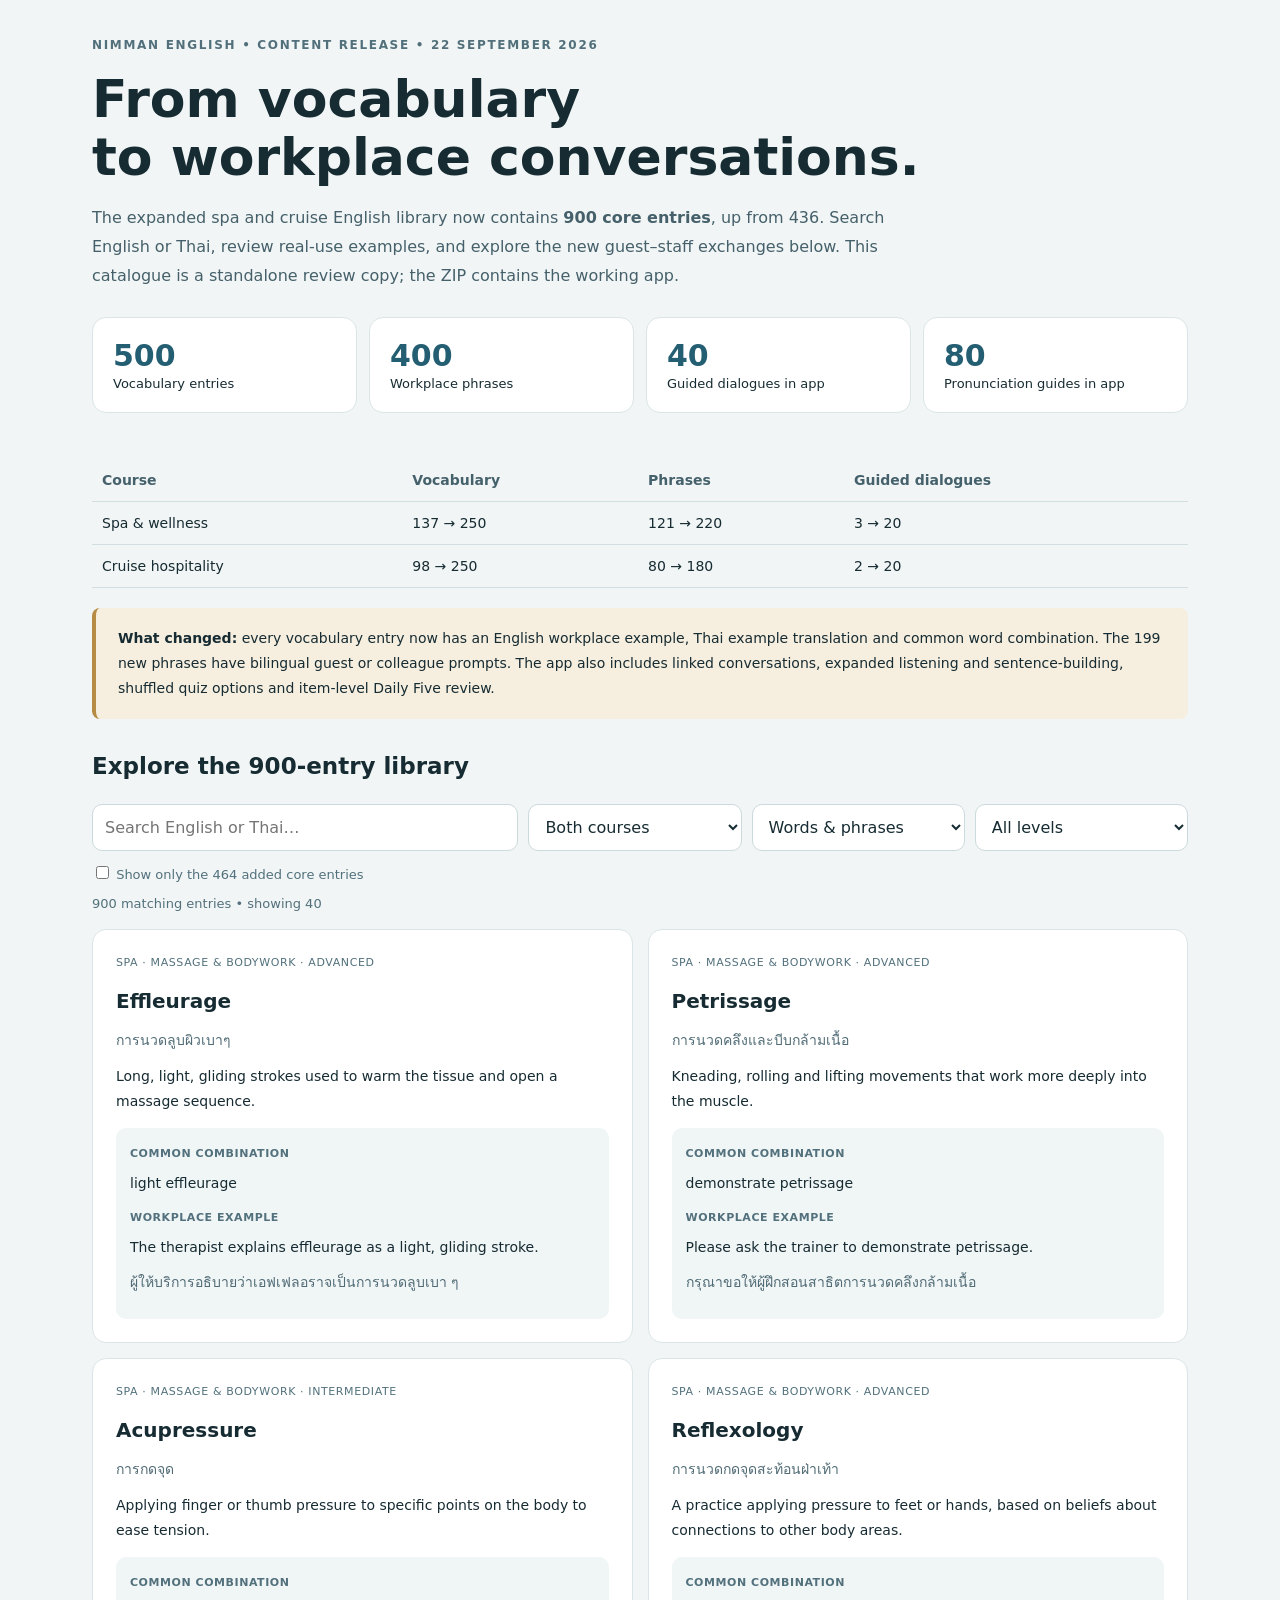
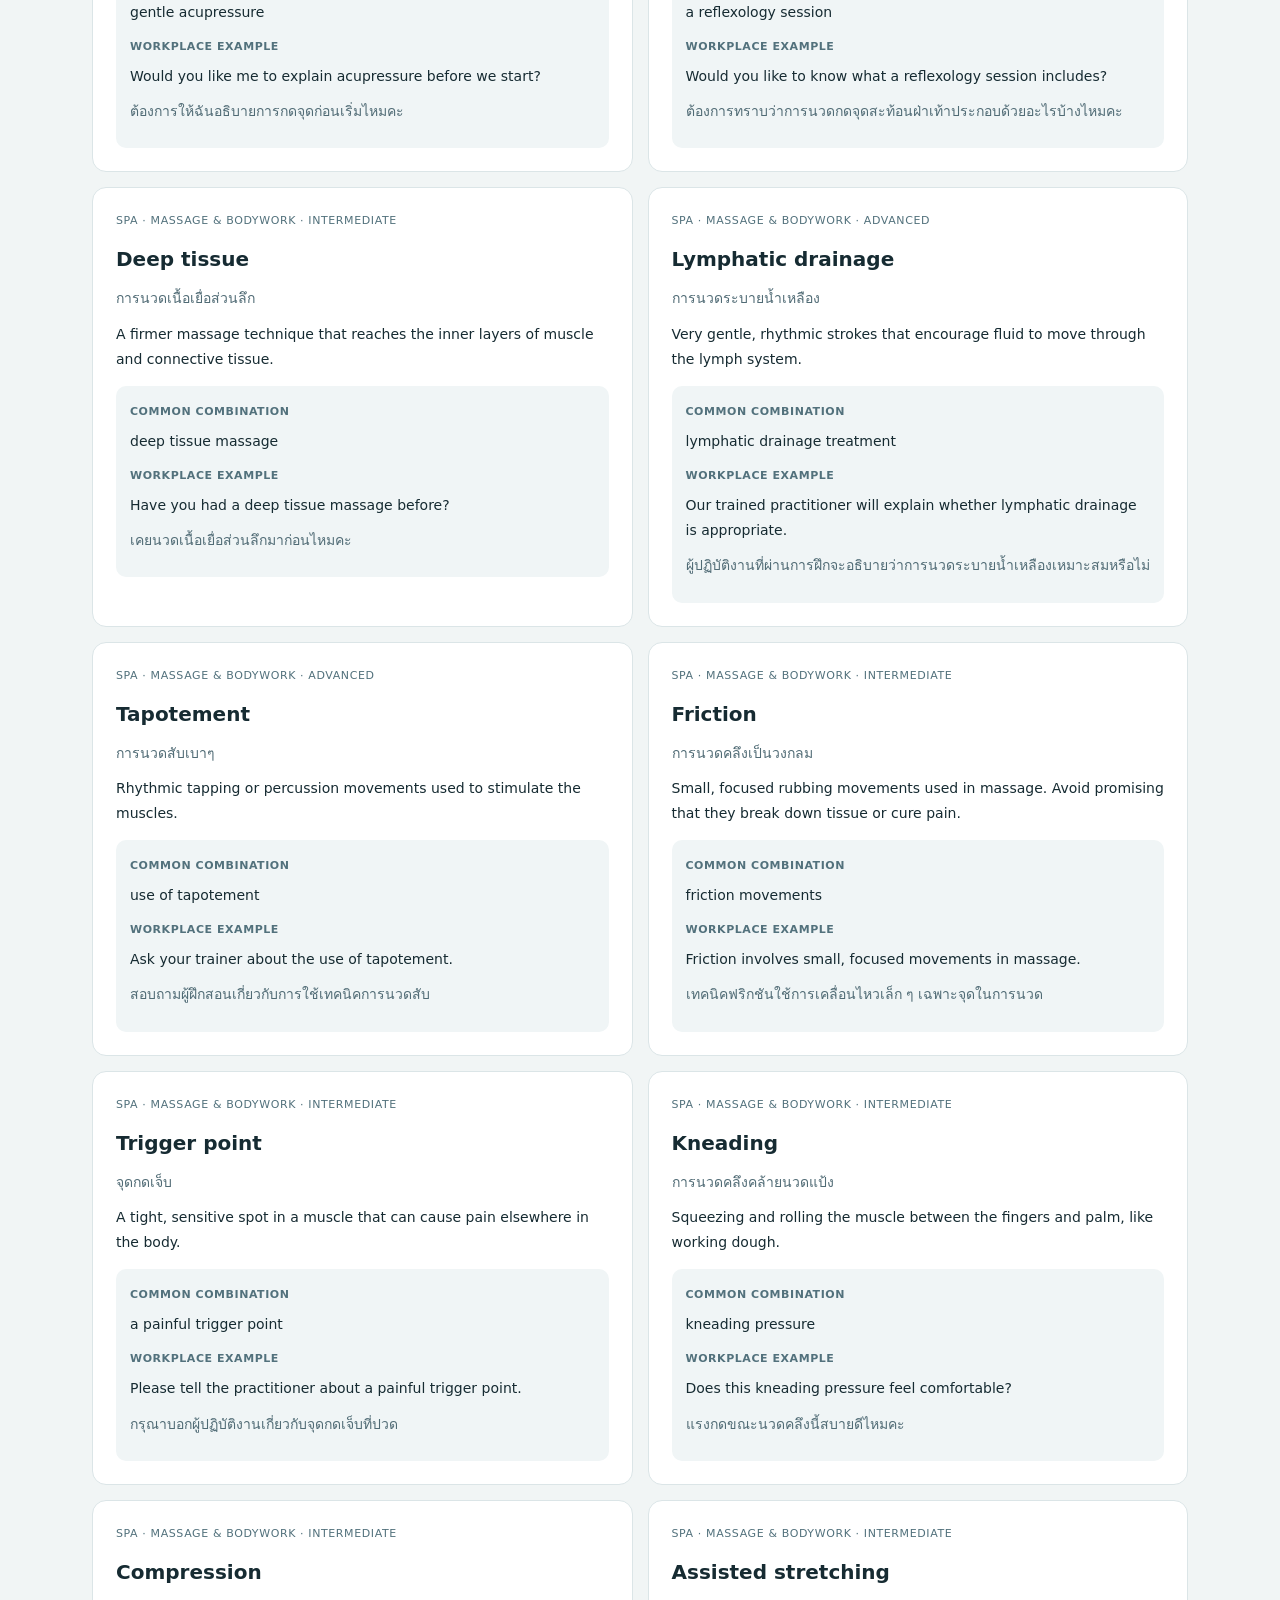
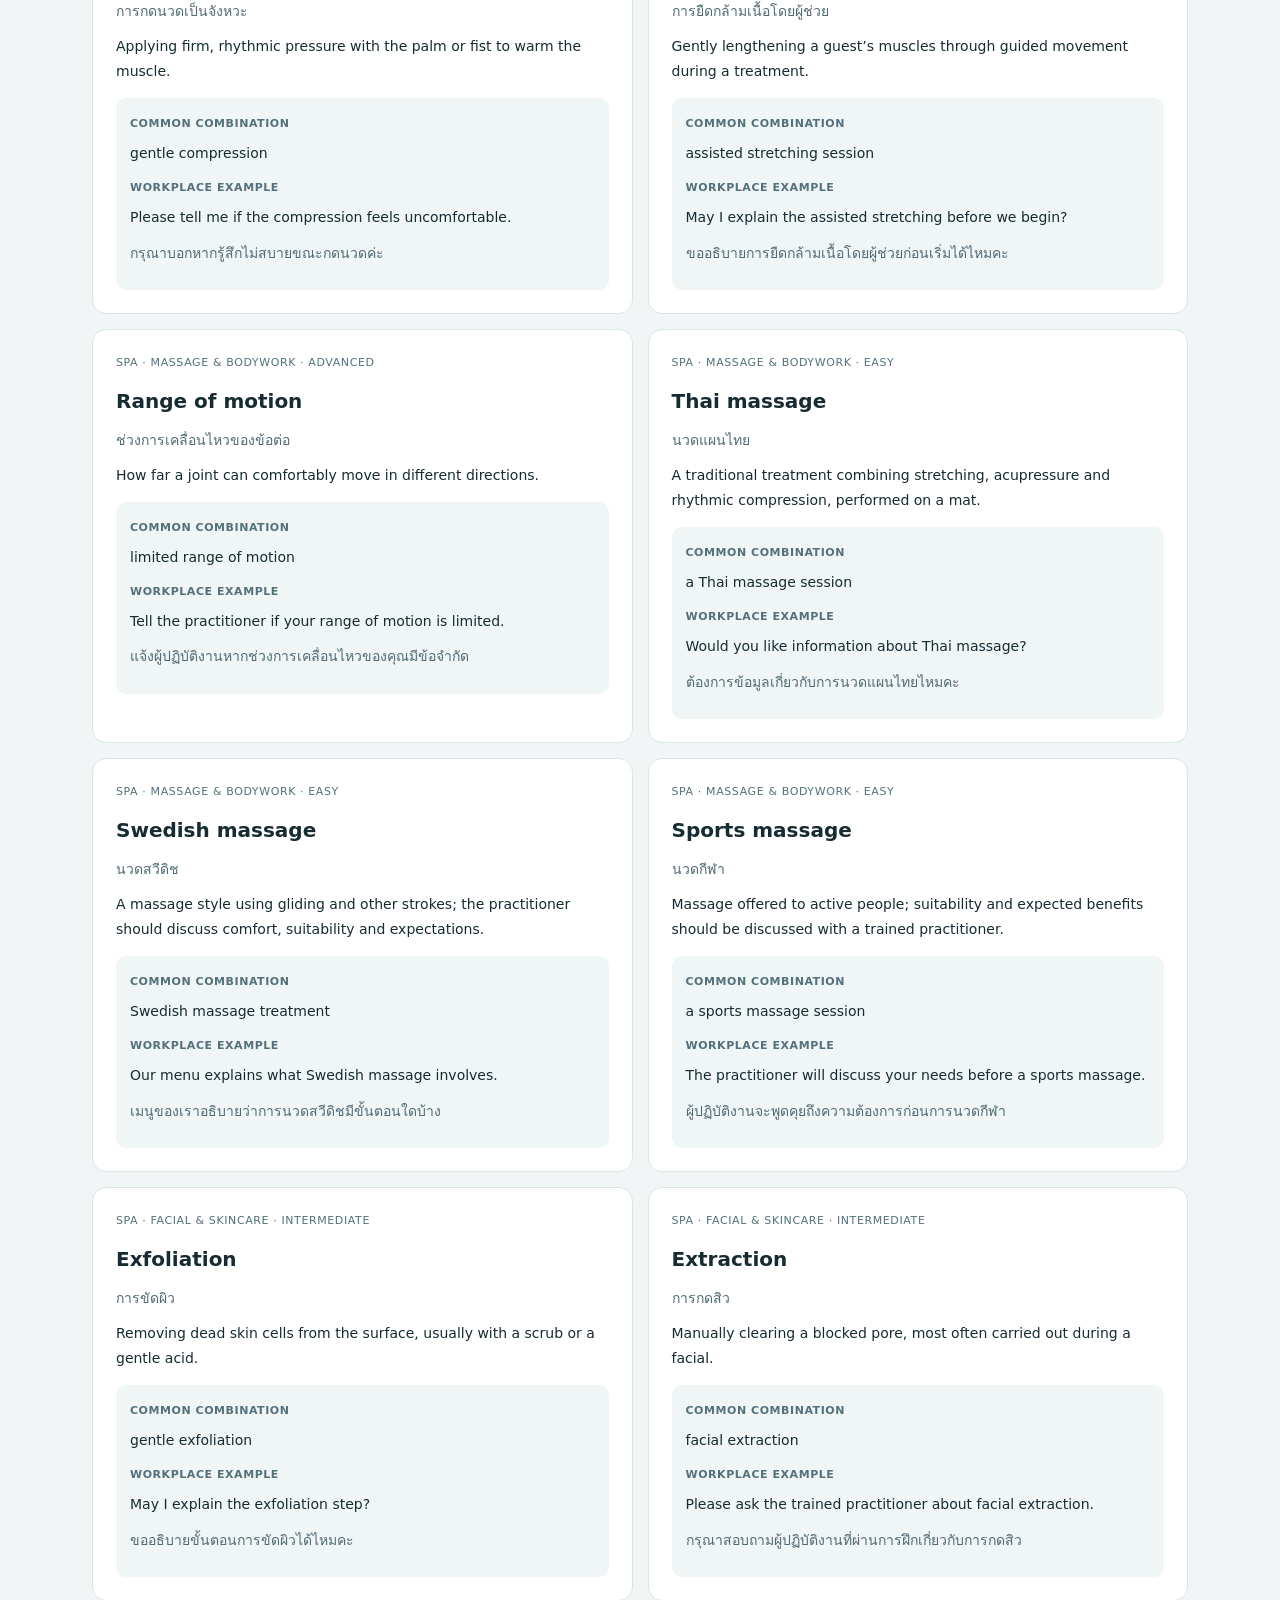
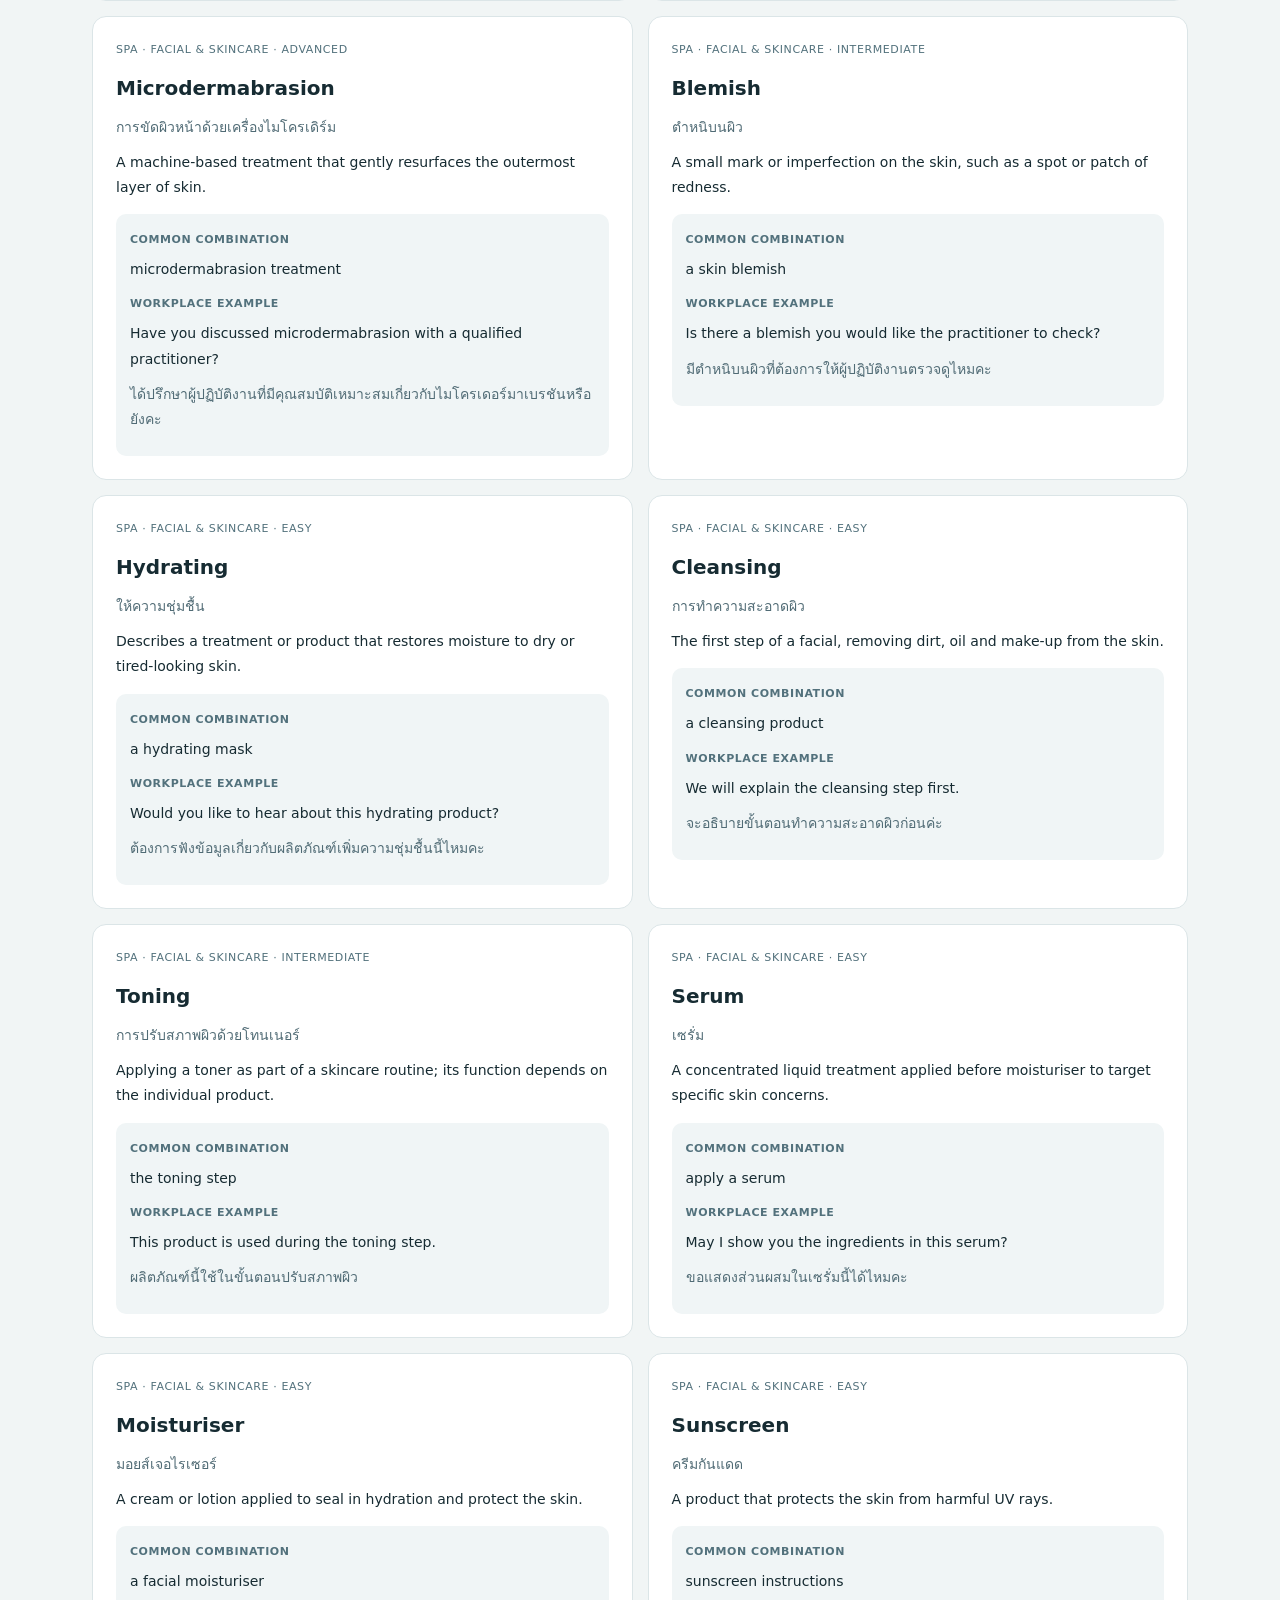
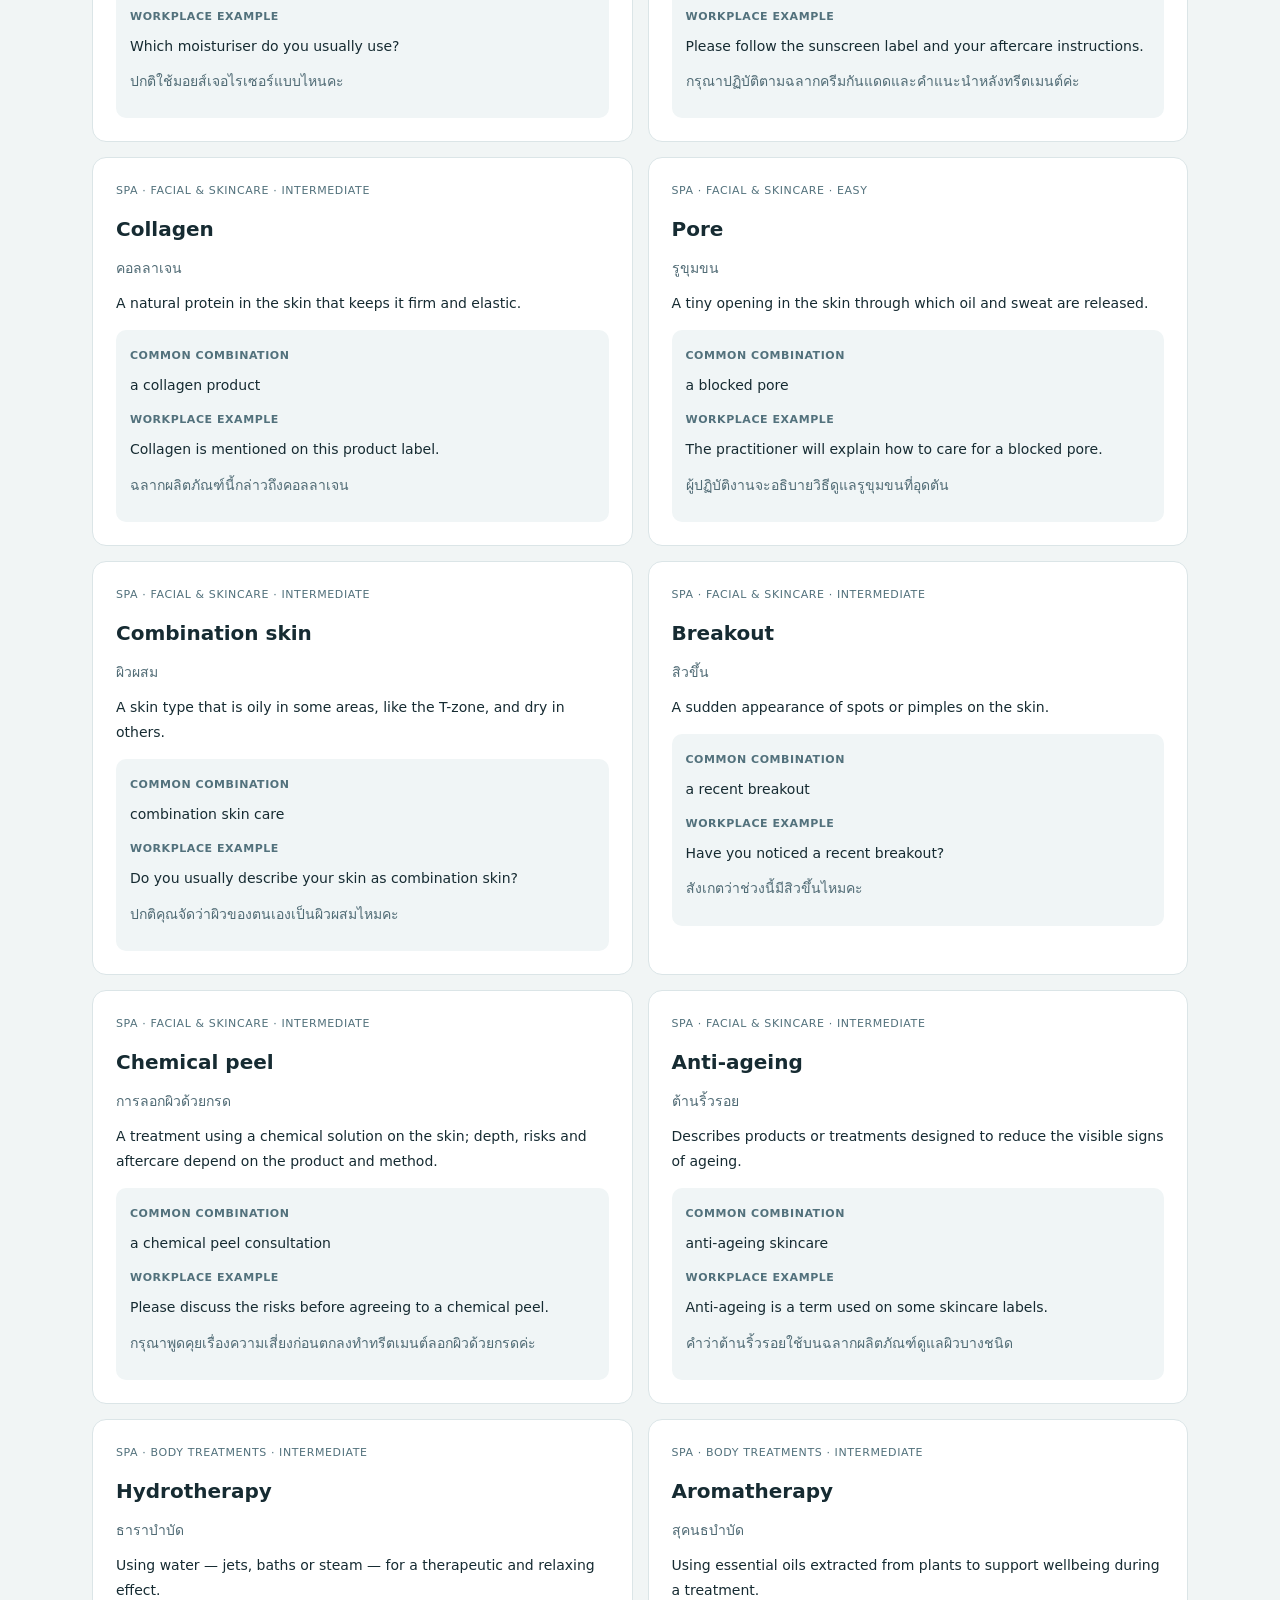
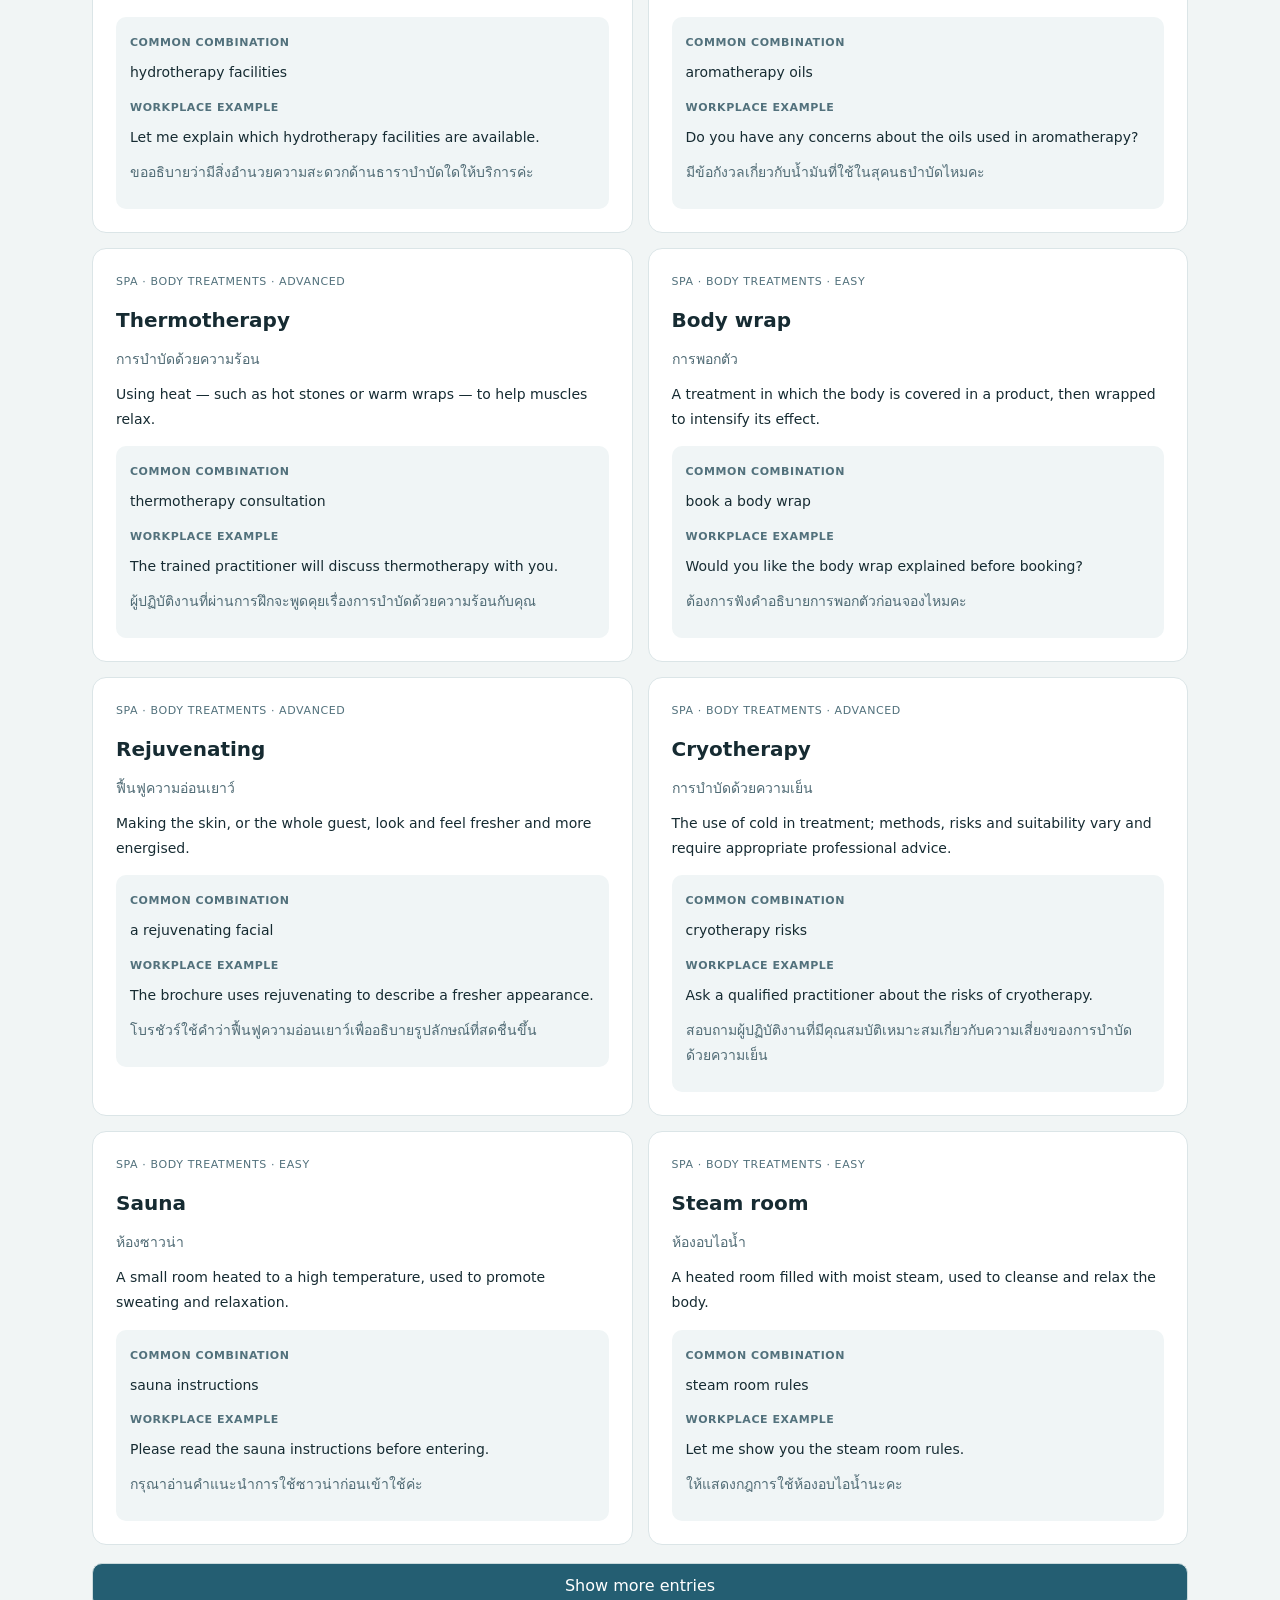
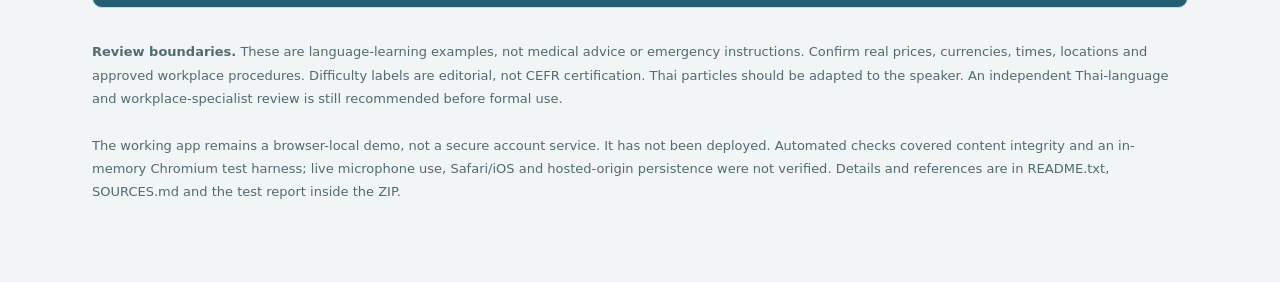
<file: CONTENT_LIBRARY.html>
<!doctype html><html lang="en"><head><meta charset="utf-8"><meta name="viewport" content="width=device-width,initial-scale=1"><title>NIMMAN English | Expanded Content Library</title><style>
:root{color-scheme:light;font-family:system-ui,"Noto Sans Thai",sans-serif;color:#162b32;background:#f1f5f5}*{box-sizing:border-box}body{margin:0}main{max-width:1140px;margin:auto;padding:38px 22px 65px}.eyebrow{font-size:12px;letter-spacing:.14em;color:#52707b;text-transform:uppercase;font-weight:700}h1{font-size:clamp(30px,5vw,52px);line-height:1.12;margin:18px 0}h2{font-size:23px;margin-top:34px}.intro{max-width:800px;line-height:1.8;color:#45606a}.stats{display:grid;grid-template-columns:repeat(4,1fr);gap:12px;margin:26px 0}.stat{background:white;border:1px solid #dbe5e7;padding:20px;border-radius:14px}.stat b{display:block;font-size:30px;color:#245e72}.stat span{font-size:13px}.notice{background:#f6efdf;border-left:4px solid #b68b44;padding:18px 22px;line-height:1.8;border-radius:8px;font-size:14px}.filters{display:grid;grid-template-columns:2fr repeat(3,1fr);gap:10px;margin:25px 0 12px}input,select,button{font:inherit;border:1px solid #cbdadc;border-radius:10px;padding:12px;background:white;color:inherit;min-width:0}button{cursor:pointer}input:focus-visible,select:focus-visible,button:focus-visible{outline:3px solid #7eb4c5;outline-offset:2px}.grid{display:grid;grid-template-columns:repeat(2,minmax(0,1fr));gap:15px;margin:18px 0}.card{background:white;border:1px solid #dbe5e7;border-radius:14px;padding:23px;overflow-wrap:anywhere}.meta{font-size:11px;line-height:1.9;text-transform:uppercase;letter-spacing:.055em;color:#52717c}.card h3{font-size:20px;line-height:1.5;margin:12px 0}.card p{line-height:1.8;font-size:14px;margin:10px 0}.thai{color:#506b75}.box{padding:14px;background:#f0f5f6;border-radius:10px;margin-top:14px}.label{font-size:11px;font-weight:750;letter-spacing:.05em;color:#52717c}.count{color:#52717c;font-size:13px}.foot{font-size:13px;color:#526a73;line-height:1.8;margin-top:32px}.new{color:#2d786c;font-weight:700}table{border-collapse:collapse;width:100%;font-size:14px;margin:20px 0}th,td{padding:13px 10px;border-bottom:1px solid #d2dfe2;text-align:left}th{color:#45616c}.wide{overflow:auto}#more{width:100%;background:#245e72;color:white}@media(max-width:650px){.stats{grid-template-columns:repeat(2,1fr)}.filters{grid-template-columns:1fr 1fr}.filters input{grid-column:1/-1}.grid{grid-template-columns:1fr}.card{padding:19px}main{padding:26px 16px}.stat{padding:16px}}
</style></head><body><main><div class="eyebrow">NIMMAN English • content release • 22 September 2026</div><h1>From vocabulary<br>to workplace conversations.</h1><p class="intro">The expanded spa and cruise English library now contains <strong>900 core entries</strong>, up from 436. Search English or Thai, review real-use examples, and explore the new guest–staff exchanges below. This catalogue is a standalone review copy; the ZIP contains the working app.</p><div class="stats"><div class="stat"><b>500</b><span>Vocabulary entries</span></div><div class="stat"><b>400</b><span>Workplace phrases</span></div><div class="stat"><b>40</b><span>Guided dialogues in app</span></div><div class="stat"><b>80</b><span>Pronunciation guides in app</span></div></div><div class="wide"><table><thead><tr><th>Course</th><th>Vocabulary</th><th>Phrases</th><th>Guided dialogues</th></tr></thead><tbody><tr><td>Spa &amp; wellness</td><td>137 → 250</td><td>121 → 220</td><td>3 → 20</td></tr><tr><td>Cruise hospitality</td><td>98 → 250</td><td>80 → 180</td><td>2 → 20</td></tr></tbody></table></div><div class="notice"><strong>What changed:</strong> every vocabulary entry now has an English workplace example, Thai example translation and common word combination. The 199 new phrases have bilingual guest or colleague prompts. The app also includes linked conversations, expanded listening and sentence-building, shuffled quiz options and item-level Daily Five review.</div><h2>Explore the 900-entry library</h2><div class="filters"><input id="query" type="search" placeholder="Search English or Thai…" aria-label="Search content"><select id="course" aria-label="Course"><option value="all">Both courses</option><option value="spa">Spa</option><option value="cruise">Cruise</option></select><select id="type" aria-label="Content type"><option value="all">Words &amp; phrases</option><option value="vocabulary">Vocabulary</option><option value="phrase">Phrases</option></select><select id="level" aria-label="Difficulty"><option value="all">All levels</option><option value="1">Easy</option><option value="2">Intermediate</option><option value="3">Advanced</option></select></div><label class="count"><input type="checkbox" id="newOnly"> Show only the 464 added core entries</label><p id="count" class="count" aria-live="polite"></p><section class="grid" id="cards"></section><button id="more" type="button">Show more entries</button><p class="foot"><strong>Review boundaries.</strong> These are language-learning examples, not medical advice or emergency instructions. Confirm real prices, currencies, times, locations and approved workplace procedures. Difficulty labels are editorial, not CEFR certification. Thai particles should be adapted to the speaker. An independent Thai-language and workplace-specialist review is still recommended before formal use.<br><br>The working app remains a browser-local demo, not a secure account service. It has not been deployed. Automated checks covered content integrity and an in-memory Chromium test harness; live microphone use, Safari/iOS and hosted-origin persistence were not verified. Details and references are in README.txt, SOURCES.md and the test report inside the ZIP.</p></main><script id="library-data" type="application/json">[{"course": "spa", "type": "vocabulary", "category": "Massage & bodywork", "level": 3, "text": "Effleurage", "th": "การนวดลูบผิวเบาๆ", "meaning": "Long, light, gliding strokes used to warm the tissue and open a massage sequence.", "example": "The therapist explains effleurage as a light, gliding stroke.", "exampleTh": "ผู้ให้บริการอธิบายว่าเอฟเฟลอราจเป็นการนวดลูบเบา ๆ", "combination": "light effleurage", "added": false}, {"course": "spa", "type": "vocabulary", "category": "Massage & bodywork", "level": 3, "text": "Petrissage", "th": "การนวดคลึงและบีบกล้ามเนื้อ", "meaning": "Kneading, rolling and lifting movements that work more deeply into the muscle.", "example": "Please ask the trainer to demonstrate petrissage.", "exampleTh": "กรุณาขอให้ผู้ฝึกสอนสาธิตการนวดคลึงกล้ามเนื้อ", "combination": "demonstrate petrissage", "added": false}, {"course": "spa", "type": "vocabulary", "category": "Massage & bodywork", "level": 2, "text": "Acupressure", "th": "การกดจุด", "meaning": "Applying finger or thumb pressure to specific points on the body to ease tension.", "example": "Would you like me to explain acupressure before we start?", "exampleTh": "ต้องการให้ฉันอธิบายการกดจุดก่อนเริ่มไหมคะ", "combination": "gentle acupressure", "added": false}, {"course": "spa", "type": "vocabulary", "category": "Massage & bodywork", "level": 3, "text": "Reflexology", "th": "การนวดกดจุดสะท้อนฝ่าเท้า", "meaning": "A practice applying pressure to feet or hands, based on beliefs about connections to other body areas.", "example": "Would you like to know what a reflexology session includes?", "exampleTh": "ต้องการทราบว่าการนวดกดจุดสะท้อนฝ่าเท้าประกอบด้วยอะไรบ้างไหมคะ", "combination": "a reflexology session", "added": false}, {"course": "spa", "type": "vocabulary", "category": "Massage & bodywork", "level": 2, "text": "Deep tissue", "th": "การนวดเนื้อเยื่อส่วนลึก", "meaning": "A firmer massage technique that reaches the inner layers of muscle and connective tissue.", "example": "Have you had a deep tissue massage before?", "exampleTh": "เคยนวดเนื้อเยื่อส่วนลึกมาก่อนไหมคะ", "combination": "deep tissue massage", "added": false}, {"course": "spa", "type": "vocabulary", "category": "Massage & bodywork", "level": 3, "text": "Lymphatic drainage", "th": "การนวดระบายน้ำเหลือง", "meaning": "Very gentle, rhythmic strokes that encourage fluid to move through the lymph system.", "example": "Our trained practitioner will explain whether lymphatic drainage is appropriate.", "exampleTh": "ผู้ปฏิบัติงานที่ผ่านการฝึกจะอธิบายว่าการนวดระบายน้ำเหลืองเหมาะสมหรือไม่", "combination": "lymphatic drainage treatment", "added": false}, {"course": "spa", "type": "vocabulary", "category": "Massage & bodywork", "level": 3, "text": "Tapotement", "th": "การนวดสับเบาๆ", "meaning": "Rhythmic tapping or percussion movements used to stimulate the muscles.", "example": "Ask your trainer about the use of tapotement.", "exampleTh": "สอบถามผู้ฝึกสอนเกี่ยวกับการใช้เทคนิคการนวดสับ", "combination": "use of tapotement", "added": false}, {"course": "spa", "type": "vocabulary", "category": "Massage & bodywork", "level": 2, "text": "Friction", "th": "การนวดคลึงเป็นวงกลม", "meaning": "Small, focused rubbing movements used in massage. Avoid promising that they break down tissue or cure pain.", "example": "Friction involves small, focused movements in massage.", "exampleTh": "เทคนิคฟริกชันใช้การเคลื่อนไหวเล็ก ๆ เฉพาะจุดในการนวด", "combination": "friction movements", "added": false}, {"course": "spa", "type": "vocabulary", "category": "Massage & bodywork", "level": 2, "text": "Trigger point", "th": "จุดกดเจ็บ", "meaning": "A tight, sensitive spot in a muscle that can cause pain elsewhere in the body.", "example": "Please tell the practitioner about a painful trigger point.", "exampleTh": "กรุณาบอกผู้ปฏิบัติงานเกี่ยวกับจุดกดเจ็บที่ปวด", "combination": "a painful trigger point", "added": false}, {"course": "spa", "type": "vocabulary", "category": "Massage & bodywork", "level": 2, "text": "Kneading", "th": "การนวดคลึงคล้ายนวดแป้ง", "meaning": "Squeezing and rolling the muscle between the fingers and palm, like working dough.", "example": "Does this kneading pressure feel comfortable?", "exampleTh": "แรงกดขณะนวดคลึงนี้สบายดีไหมคะ", "combination": "kneading pressure", "added": false}, {"course": "spa", "type": "vocabulary", "category": "Massage & bodywork", "level": 2, "text": "Compression", "th": "การกดนวดเป็นจังหวะ", "meaning": "Applying firm, rhythmic pressure with the palm or fist to warm the muscle.", "example": "Please tell me if the compression feels uncomfortable.", "exampleTh": "กรุณาบอกหากรู้สึกไม่สบายขณะกดนวดค่ะ", "combination": "gentle compression", "added": false}, {"course": "spa", "type": "vocabulary", "category": "Massage & bodywork", "level": 2, "text": "Assisted stretching", "th": "การยืดกล้ามเนื้อโดยผู้ช่วย", "meaning": "Gently lengthening a guest’s muscles through guided movement during a treatment.", "example": "May I explain the assisted stretching before we begin?", "exampleTh": "ขออธิบายการยืดกล้ามเนื้อโดยผู้ช่วยก่อนเริ่มได้ไหมคะ", "combination": "assisted stretching session", "added": false}, {"course": "spa", "type": "vocabulary", "category": "Massage & bodywork", "level": 3, "text": "Range of motion", "th": "ช่วงการเคลื่อนไหวของข้อต่อ", "meaning": "How far a joint can comfortably move in different directions.", "example": "Tell the practitioner if your range of motion is limited.", "exampleTh": "แจ้งผู้ปฏิบัติงานหากช่วงการเคลื่อนไหวของคุณมีข้อจำกัด", "combination": "limited range of motion", "added": false}, {"course": "spa", "type": "vocabulary", "category": "Massage & bodywork", "level": 1, "text": "Thai massage", "th": "นวดแผนไทย", "meaning": "A traditional treatment combining stretching, acupressure and rhythmic compression, performed on a mat.", "example": "Would you like information about Thai massage?", "exampleTh": "ต้องการข้อมูลเกี่ยวกับการนวดแผนไทยไหมคะ", "combination": "a Thai massage session", "added": false}, {"course": "spa", "type": "vocabulary", "category": "Massage & bodywork", "level": 1, "text": "Swedish massage", "th": "นวดสวีดิช", "meaning": "A massage style using gliding and other strokes; the practitioner should discuss comfort, suitability and expectations.", "example": "Our menu explains what Swedish massage involves.", "exampleTh": "เมนูของเราอธิบายว่าการนวดสวีดิชมีขั้นตอนใดบ้าง", "combination": "Swedish massage treatment", "added": false}, {"course": "spa", "type": "vocabulary", "category": "Massage & bodywork", "level": 1, "text": "Sports massage", "th": "นวดกีฬา", "meaning": "Massage offered to active people; suitability and expected benefits should be discussed with a trained practitioner.", "example": "The practitioner will discuss your needs before a sports massage.", "exampleTh": "ผู้ปฏิบัติงานจะพูดคุยถึงความต้องการก่อนการนวดกีฬา", "combination": "a sports massage session", "added": false}, {"course": "spa", "type": "vocabulary", "category": "Facial & skincare", "level": 2, "text": "Exfoliation", "th": "การขัดผิว", "meaning": "Removing dead skin cells from the surface, usually with a scrub or a gentle acid.", "example": "May I explain the exfoliation step?", "exampleTh": "ขออธิบายขั้นตอนการขัดผิวได้ไหมคะ", "combination": "gentle exfoliation", "added": false}, {"course": "spa", "type": "vocabulary", "category": "Facial & skincare", "level": 2, "text": "Extraction", "th": "การกดสิว", "meaning": "Manually clearing a blocked pore, most often carried out during a facial.", "example": "Please ask the trained practitioner about facial extraction.", "exampleTh": "กรุณาสอบถามผู้ปฏิบัติงานที่ผ่านการฝึกเกี่ยวกับการกดสิว", "combination": "facial extraction", "added": false}, {"course": "spa", "type": "vocabulary", "category": "Facial & skincare", "level": 3, "text": "Microdermabrasion", "th": "การขัดผิวหน้าด้วยเครื่องไมโครเดิร์ม", "meaning": "A machine-based treatment that gently resurfaces the outermost layer of skin.", "example": "Have you discussed microdermabrasion with a qualified practitioner?", "exampleTh": "ได้ปรึกษาผู้ปฏิบัติงานที่มีคุณสมบัติเหมาะสมเกี่ยวกับไมโครเดอร์มาเบรชันหรือยังคะ", "combination": "microdermabrasion treatment", "added": false}, {"course": "spa", "type": "vocabulary", "category": "Facial & skincare", "level": 2, "text": "Blemish", "th": "ตำหนิบนผิว", "meaning": "A small mark or imperfection on the skin, such as a spot or patch of redness.", "example": "Is there a blemish you would like the practitioner to check?", "exampleTh": "มีตำหนิบนผิวที่ต้องการให้ผู้ปฏิบัติงานตรวจดูไหมคะ", "combination": "a skin blemish", "added": false}, {"course": "spa", "type": "vocabulary", "category": "Facial & skincare", "level": 1, "text": "Hydrating", "th": "ให้ความชุ่มชื้น", "meaning": "Describes a treatment or product that restores moisture to dry or tired-looking skin.", "example": "Would you like to hear about this hydrating product?", "exampleTh": "ต้องการฟังข้อมูลเกี่ยวกับผลิตภัณฑ์เพิ่มความชุ่มชื้นนี้ไหมคะ", "combination": "a hydrating mask", "added": false}, {"course": "spa", "type": "vocabulary", "category": "Facial & skincare", "level": 1, "text": "Cleansing", "th": "การทำความสะอาดผิว", "meaning": "The first step of a facial, removing dirt, oil and make-up from the skin.", "example": "We will explain the cleansing step first.", "exampleTh": "จะอธิบายขั้นตอนทำความสะอาดผิวก่อนค่ะ", "combination": "a cleansing product", "added": false}, {"course": "spa", "type": "vocabulary", "category": "Facial & skincare", "level": 2, "text": "Toning", "th": "การปรับสภาพผิวด้วยโทนเนอร์", "meaning": "Applying a toner as part of a skincare routine; its function depends on the individual product.", "example": "This product is used during the toning step.", "exampleTh": "ผลิตภัณฑ์นี้ใช้ในขั้นตอนปรับสภาพผิว", "combination": "the toning step", "added": false}, {"course": "spa", "type": "vocabulary", "category": "Facial & skincare", "level": 1, "text": "Serum", "th": "เซรั่ม", "meaning": "A concentrated liquid treatment applied before moisturiser to target specific skin concerns.", "example": "May I show you the ingredients in this serum?", "exampleTh": "ขอแสดงส่วนผสมในเซรั่มนี้ได้ไหมคะ", "combination": "apply a serum", "added": false}, {"course": "spa", "type": "vocabulary", "category": "Facial & skincare", "level": 1, "text": "Moisturiser", "th": "มอยส์เจอไรเซอร์", "meaning": "A cream or lotion applied to seal in hydration and protect the skin.", "example": "Which moisturiser do you usually use?", "exampleTh": "ปกติใช้มอยส์เจอไรเซอร์แบบไหนคะ", "combination": "a facial moisturiser", "added": false}, {"course": "spa", "type": "vocabulary", "category": "Facial & skincare", "level": 1, "text": "Sunscreen", "th": "ครีมกันแดด", "meaning": "A product that protects the skin from harmful UV rays.", "example": "Please follow the sunscreen label and your aftercare instructions.", "exampleTh": "กรุณาปฏิบัติตามฉลากครีมกันแดดและคำแนะนำหลังทรีตเมนต์ค่ะ", "combination": "sunscreen instructions", "added": false}, {"course": "spa", "type": "vocabulary", "category": "Facial & skincare", "level": 2, "text": "Collagen", "th": "คอลลาเจน", "meaning": "A natural protein in the skin that keeps it firm and elastic.", "example": "Collagen is mentioned on this product label.", "exampleTh": "ฉลากผลิตภัณฑ์นี้กล่าวถึงคอลลาเจน", "combination": "a collagen product", "added": false}, {"course": "spa", "type": "vocabulary", "category": "Facial & skincare", "level": 1, "text": "Pore", "th": "รูขุมขน", "meaning": "A tiny opening in the skin through which oil and sweat are released.", "example": "The practitioner will explain how to care for a blocked pore.", "exampleTh": "ผู้ปฏิบัติงานจะอธิบายวิธีดูแลรูขุมขนที่อุดตัน", "combination": "a blocked pore", "added": false}, {"course": "spa", "type": "vocabulary", "category": "Facial & skincare", "level": 2, "text": "Combination skin", "th": "ผิวผสม", "meaning": "A skin type that is oily in some areas, like the T-zone, and dry in others.", "example": "Do you usually describe your skin as combination skin?", "exampleTh": "ปกติคุณจัดว่าผิวของตนเองเป็นผิวผสมไหมคะ", "combination": "combination skin care", "added": false}, {"course": "spa", "type": "vocabulary", "category": "Facial & skincare", "level": 2, "text": "Breakout", "th": "สิวขึ้น", "meaning": "A sudden appearance of spots or pimples on the skin.", "example": "Have you noticed a recent breakout?", "exampleTh": "สังเกตว่าช่วงนี้มีสิวขึ้นไหมคะ", "combination": "a recent breakout", "added": false}, {"course": "spa", "type": "vocabulary", "category": "Facial & skincare", "level": 2, "text": "Chemical peel", "th": "การลอกผิวด้วยกรด", "meaning": "A treatment using a chemical solution on the skin; depth, risks and aftercare depend on the product and method.", "example": "Please discuss the risks before agreeing to a chemical peel.", "exampleTh": "กรุณาพูดคุยเรื่องความเสี่ยงก่อนตกลงทำทรีตเมนต์ลอกผิวด้วยกรดค่ะ", "combination": "a chemical peel consultation", "added": false}, {"course": "spa", "type": "vocabulary", "category": "Facial & skincare", "level": 2, "text": "Anti-ageing", "th": "ต้านริ้วรอย", "meaning": "Describes products or treatments designed to reduce the visible signs of ageing.", "example": "Anti-ageing is a term used on some skincare labels.", "exampleTh": "คำว่าต้านริ้วรอยใช้บนฉลากผลิตภัณฑ์ดูแลผิวบางชนิด", "combination": "anti-ageing skincare", "added": false}, {"course": "spa", "type": "vocabulary", "category": "Body treatments", "level": 2, "text": "Hydrotherapy", "th": "ธาราบำบัด", "meaning": "Using water — jets, baths or steam — for a therapeutic and relaxing effect.", "example": "Let me explain which hydrotherapy facilities are available.", "exampleTh": "ขออธิบายว่ามีสิ่งอำนวยความสะดวกด้านธาราบำบัดใดให้บริการค่ะ", "combination": "hydrotherapy facilities", "added": false}, {"course": "spa", "type": "vocabulary", "category": "Body treatments", "level": 2, "text": "Aromatherapy", "th": "สุคนธบำบัด", "meaning": "Using essential oils extracted from plants to support wellbeing during a treatment.", "example": "Do you have any concerns about the oils used in aromatherapy?", "exampleTh": "มีข้อกังวลเกี่ยวกับน้ำมันที่ใช้ในสุคนธบำบัดไหมคะ", "combination": "aromatherapy oils", "added": false}, {"course": "spa", "type": "vocabulary", "category": "Body treatments", "level": 3, "text": "Thermotherapy", "th": "การบำบัดด้วยความร้อน", "meaning": "Using heat — such as hot stones or warm wraps — to help muscles relax.", "example": "The trained practitioner will discuss thermotherapy with you.", "exampleTh": "ผู้ปฏิบัติงานที่ผ่านการฝึกจะพูดคุยเรื่องการบำบัดด้วยความร้อนกับคุณ", "combination": "thermotherapy consultation", "added": false}, {"course": "spa", "type": "vocabulary", "category": "Body treatments", "level": 1, "text": "Body wrap", "th": "การพอกตัว", "meaning": "A treatment in which the body is covered in a product, then wrapped to intensify its effect.", "example": "Would you like the body wrap explained before booking?", "exampleTh": "ต้องการฟังคำอธิบายการพอกตัวก่อนจองไหมคะ", "combination": "book a body wrap", "added": false}, {"course": "spa", "type": "vocabulary", "category": "Body treatments", "level": 3, "text": "Rejuvenating", "th": "ฟื้นฟูความอ่อนเยาว์", "meaning": "Making the skin, or the whole guest, look and feel fresher and more energised.", "example": "The brochure uses rejuvenating to describe a fresher appearance.", "exampleTh": "โบรชัวร์ใช้คำว่าฟื้นฟูความอ่อนเยาว์เพื่ออธิบายรูปลักษณ์ที่สดชื่นขึ้น", "combination": "a rejuvenating facial", "added": false}, {"course": "spa", "type": "vocabulary", "category": "Body treatments", "level": 3, "text": "Cryotherapy", "th": "การบำบัดด้วยความเย็น", "meaning": "The use of cold in treatment; methods, risks and suitability vary and require appropriate professional advice.", "example": "Ask a qualified practitioner about the risks of cryotherapy.", "exampleTh": "สอบถามผู้ปฏิบัติงานที่มีคุณสมบัติเหมาะสมเกี่ยวกับความเสี่ยงของการบำบัดด้วยความเย็น", "combination": "cryotherapy risks", "added": false}, {"course": "spa", "type": "vocabulary", "category": "Body treatments", "level": 1, "text": "Sauna", "th": "ห้องซาวน่า", "meaning": "A small room heated to a high temperature, used to promote sweating and relaxation.", "example": "Please read the sauna instructions before entering.", "exampleTh": "กรุณาอ่านคำแนะนำการใช้ซาวน่าก่อนเข้าใช้ค่ะ", "combination": "sauna instructions", "added": false}, {"course": "spa", "type": "vocabulary", "category": "Body treatments", "level": 1, "text": "Steam room", "th": "ห้องอบไอน้ำ", "meaning": "A heated room filled with moist steam, used to cleanse and relax the body.", "example": "Let me show you the steam room rules.", "exampleTh": "ให้แสดงกฎการใช้ห้องอบไอน้ำนะคะ", "combination": "steam room rules", "added": false}, {"course": "spa", "type": "vocabulary", "category": "Body treatments", "level": 3, "text": "Detoxifying", "th": "คำโฆษณาว่าช่วยขับสารพิษ ไม่ใช่ผลลัพธ์ที่รับประกัน", "meaning": "A wellness marketing term suggesting toxin removal; do not present it as a proven effect of a spa treatment.", "example": "Detoxifying is a marketing description, not a guaranteed result.", "exampleTh": "คำว่าดีท็อกซ์เป็นคำบรรยายทางการตลาด ไม่ใช่ผลลัพธ์ที่รับประกัน", "combination": "a detoxifying claim", "added": false}, {"course": "spa", "type": "vocabulary", "category": "Body treatments", "level": 1, "text": "Salt scrub", "th": "การขัดผิวด้วยเกลือ", "meaning": "An exfoliating treatment using coarse salt mixed with oil.", "example": "May I check the ingredients in this salt scrub for you?", "exampleTh": "ขอตรวจสอบส่วนผสมในสครับเกลือนี้ให้ได้ไหมคะ", "combination": "a salt scrub", "added": false}, {"course": "spa", "type": "vocabulary", "category": "Body treatments", "level": 1, "text": "Mud treatment", "th": "การพอกโคลน", "meaning": "A body treatment using natural mineral-rich mud to nourish and detoxify the skin.", "example": "Would you like information about our mud treatment?", "exampleTh": "ต้องการข้อมูลเกี่ยวกับทรีตเมนต์พอกโคลนไหมคะ", "combination": "a mud treatment", "added": false}, {"course": "spa", "type": "vocabulary", "category": "Body treatments", "level": 2, "text": "Balinese massage", "th": "นวดบาหลี", "meaning": "An Indonesian-style massage combining stretching, acupressure and aromatherapy oils.", "example": "The menu describes our Balinese massage session.", "exampleTh": "เมนูอธิบายรายละเอียดการนวดบาหลีของเรา", "combination": "a Balinese massage session", "added": false}, {"course": "spa", "type": "vocabulary", "category": "Body treatments", "level": 1, "text": "Hot stone therapy", "th": "นวดหินร้อน", "meaning": "A massage using smooth, heated stones to relax muscles deeply.", "example": "Please tell me immediately if hot stone therapy feels too hot.", "exampleTh": "กรุณาบอกทันทีหากรู้สึกร้อนเกินไประหว่างทรีตเมนต์หินร้อนค่ะ", "combination": "hot stone therapy", "added": false}, {"course": "spa", "type": "vocabulary", "category": "Body treatments", "level": 2, "text": "Herbal compress", "th": "ประคบสมุนไพร", "meaning": "A warm bundle of steamed herbs pressed onto the body to ease tension.", "example": "May I check whether you are comfortable with this herbal compress?", "exampleTh": "ขอตรวจสอบว่าคุณรู้สึกสบายกับลูกประคบสมุนไพรนี้ไหมคะ", "combination": "a warm herbal compress", "added": false}, {"course": "spa", "type": "vocabulary", "category": "Nail & beauty care", "level": 1, "text": "Manicure", "th": "การทำเล็บมือ", "meaning": "A treatment to care for and beautify the hands and nails.", "example": "Would you like to book a manicure?", "exampleTh": "ต้องการจองบริการทำเล็บมือไหมคะ", "combination": "book a manicure", "added": false}, {"course": "spa", "type": "vocabulary", "category": "Nail & beauty care", "level": 1, "text": "Pedicure", "th": "การทำเล็บเท้า", "meaning": "A treatment to care for and beautify the feet and toenails.", "example": "Let me explain what the pedicure includes.", "exampleTh": "ขออธิบายว่าบริการทำเล็บเท้ารวมอะไรบ้างค่ะ", "combination": "a pedicure appointment", "added": false}, {"course": "spa", "type": "vocabulary", "category": "Nail & beauty care", "level": 2, "text": "Cuticle", "th": "หนังกำพร้าโคนเล็บ", "meaning": "The thin layer of skin at the base of the nail.", "example": "Please tell the technician if the cuticle area feels sore.", "exampleTh": "กรุณาบอกช่างหากรู้สึกเจ็บระบมบริเวณหนังขอบเล็บค่ะ", "combination": "cuticle care", "added": false}, {"course": "spa", "type": "vocabulary", "category": "Nail & beauty care", "level": 2, "text": "Buffing", "th": "การขัดเล็บให้เงา", "meaning": "Gently smoothing and polishing the surface of the nail.", "example": "Would you like to ask the technician about nail buffing?", "exampleTh": "ต้องการสอบถามช่างเรื่องการขัดเงาเล็บไหมคะ", "combination": "nail buffing", "added": false}, {"course": "spa", "type": "vocabulary", "category": "Nail & beauty care", "level": 1, "text": "Gel polish", "th": "เจลทาเล็บ", "meaning": "A long-lasting nail colour that is cured under UV or LED light.", "example": "Which gel polish colour would you prefer?", "exampleTh": "ต้องการยาทาเล็บเจลสีไหนคะ", "combination": "gel polish colour", "added": false}, {"course": "spa", "type": "vocabulary", "category": "Nail & beauty care", "level": 1, "text": "Waxing", "th": "การแวกซ์ขน", "meaning": "A hair removal method using warm wax to lift hair from the root.", "example": "Please read the consultation form before your waxing appointment.", "exampleTh": "กรุณาอ่านแบบฟอร์มปรึกษาก่อนรับบริการแวกซ์ค่ะ", "combination": "a waxing appointment", "added": false}, {"course": "spa", "type": "vocabulary", "category": "Nail & beauty care", "level": 2, "text": "Threading", "th": "การถอนขนด้วยด้าย", "meaning": "A precise hair removal technique using twisted cotton thread, often for eyebrows.", "example": "Have you had eyebrow threading before?", "exampleTh": "เคยกำจัดขนคิ้วด้วยด้ายมาก่อนไหมคะ", "combination": "eyebrow threading", "added": false}, {"course": "spa", "type": "vocabulary", "category": "Nail & beauty care", "level": 2, "text": "Tinting", "th": "การย้อมสีขนตาหรือคิ้ว", "meaning": "Applying a semi-permanent dye to lashes or brows to darken them.", "example": "The technician will explain the tinting product and its instructions.", "exampleTh": "ช่างจะอธิบายผลิตภัณฑ์ย้อมสีและคำแนะนำการใช้", "combination": "eyebrow tinting", "added": false}, {"course": "spa", "type": "vocabulary", "category": "Nail & beauty care", "level": 3, "text": "Callus", "th": "ผิวหนังด้าน", "meaning": "An area of thickened, hardened skin, often found on the feet.", "example": "Please ask a qualified practitioner about a painful callus.", "exampleTh": "กรุณาสอบถามผู้ปฏิบัติงานที่มีคุณสมบัติเหมาะสมเกี่ยวกับหนังด้านที่เจ็บค่ะ", "combination": "a painful callus", "added": false}, {"course": "spa", "type": "vocabulary", "category": "Nail & beauty care", "level": 3, "text": "Ingrown nail", "th": "เล็บขบ", "meaning": "A nail that has grown into the surrounding skin, sometimes causing discomfort.", "example": "Please seek qualified advice about an ingrown nail.", "exampleTh": "กรุณาขอคำแนะนำจากผู้มีคุณสมบัติเหมาะสมเกี่ยวกับเล็บขบค่ะ", "combination": "an ingrown nail", "added": false}, {"course": "spa", "type": "vocabulary", "category": "Safety & hygiene", "level": 3, "text": "Contraindication", "th": "ข้อห้ามในการทำทรีตเมนต์", "meaning": "A health condition or factor that means a particular treatment should not go ahead.", "example": "The practitioner will check for contraindications before treatment.", "exampleTh": "ผู้ปฏิบัติงานจะตรวจสอบข้อห้ามก่อนทำทรีตเมนต์", "combination": "check for contraindications", "added": false}, {"course": "spa", "type": "vocabulary", "category": "Safety & hygiene", "level": 2, "text": "Sanitise", "th": "การฆ่าเชื้อ", "meaning": "To clean tools, equipment or surfaces thoroughly to prevent the spread of infection.", "example": "Please sanitise the equipment according to our procedure.", "exampleTh": "กรุณาทำความสะอาดเพื่อลดเชื้อบนอุปกรณ์ตามขั้นตอนของเรา", "combination": "sanitise equipment", "added": false}, {"course": "spa", "type": "vocabulary", "category": "Safety & hygiene", "level": 2, "text": "Patch test", "th": "การทดสอบภูมิแพ้บนผิวหนัง", "meaning": "Applying a product to a small skin area as directed to check for a possible reaction; a clear result is not a guarantee.", "example": "Please follow the product instructions for the patch test.", "exampleTh": "กรุณาปฏิบัติตามคำแนะนำผลิตภัณฑ์สำหรับการทดสอบบนผิวบริเวณเล็ก ๆ", "combination": "a patch test", "added": false}, {"course": "spa", "type": "vocabulary", "category": "Safety & hygiene", "level": 2, "text": "Consultation form", "th": "แบบฟอร์มซักประวัติ", "meaning": "A written record of a guest’s health history, needs and treatment preferences.", "example": "Would you like help reading the consultation form?", "exampleTh": "ต้องการความช่วยเหลือในการอ่านแบบฟอร์มปรึกษาไหมคะ", "combination": "complete a consultation form", "added": false}, {"course": "spa", "type": "vocabulary", "category": "Safety & hygiene", "level": 2, "text": "Sterilise", "th": "การทำให้ปราศจากเชื้อ", "meaning": "To completely destroy all bacteria and germs on tools, usually using heat.", "example": "Only trained staff should sterilise tools using the approved process.", "exampleTh": "เฉพาะเจ้าหน้าที่ที่ผ่านการฝึกควรทำให้อุปกรณ์ปราศจากเชื้อตามกระบวนการที่อนุมัติ", "combination": "sterilise tools", "added": false}, {"course": "spa", "type": "vocabulary", "category": "Safety & hygiene", "level": 2, "text": "Disposable", "th": "ใช้แล้วทิ้ง", "meaning": "Designed to be thrown away after a single use, such as gloves or slippers.", "example": "Please place used disposable items in the correct bin.", "exampleTh": "กรุณาทิ้งของใช้ครั้งเดียวที่ใช้แล้วลงถังที่ถูกต้อง", "combination": "disposable items", "added": false}, {"course": "spa", "type": "vocabulary", "category": "Safety & hygiene", "level": 2, "text": "Allergic reaction", "th": "อาการแพ้", "meaning": "An unwanted response by the body to a product or ingredient.", "example": "Tell staff immediately if you think you are having an allergic reaction.", "exampleTh": "แจ้งเจ้าหน้าที่ทันทีหากคิดว่ากำลังเกิดอาการแพ้", "combination": "an allergic reaction", "added": false}, {"course": "spa", "type": "vocabulary", "category": "Safety & hygiene", "level": 3, "text": "Pressure sensitivity", "th": "ความไวต่อแรงกด", "meaning": "How much or how little pressure a guest’s body can comfortably tolerate.", "example": "Please tell me about any pressure sensitivity.", "exampleTh": "กรุณาบอกหากมีบริเวณที่ไวต่อแรงกดค่ะ", "combination": "report pressure sensitivity", "added": false}, {"course": "spa", "type": "vocabulary", "category": "Safety & hygiene", "level": 3, "text": "Informed consent", "th": "การยินยอมหลังรับทราบข้อมูล", "meaning": "A guest’s clear agreement to a treatment after understanding what it involves.", "example": "Questions should be answered before informed consent is requested.", "exampleTh": "ควรตอบข้อสงสัยก่อนขอความยินยอมโดยได้รับข้อมูลครบถ้วน", "combination": "obtain informed consent", "added": false}, {"course": "spa", "type": "vocabulary", "category": "Safety & hygiene", "level": 3, "text": "Cross-contamination", "th": "การปนเปื้อนข้าม", "meaning": "The unwanted transfer of bacteria or products between surfaces, tools or people.", "example": "Separate clean and used items to help prevent cross-contamination.", "exampleTh": "แยกของสะอาดและของใช้แล้วเพื่อช่วยป้องกันการปนเปื้อนข้าม", "combination": "prevent cross-contamination", "added": false}, {"course": "spa", "type": "vocabulary", "category": "Safety & hygiene", "level": 2, "text": "Medical history", "th": "ประวัติทางการแพทย์", "meaning": "A record of a guest’s past and current health conditions.", "example": "Please share relevant medical history privately with the practitioner.", "exampleTh": "กรุณาแจ้งประวัติสุขภาพที่เกี่ยวข้องแก่ผู้ปฏิบัติงานเป็นการส่วนตัวค่ะ", "combination": "relevant medical history", "added": false}, {"course": "spa", "type": "vocabulary", "category": "Safety & hygiene", "level": 1, "text": "First aid", "th": "การปฐมพยาบาล", "meaning": "Basic emergency treatment given to someone who is injured or unwell.", "example": "I will contact a staff member trained in first aid.", "exampleTh": "จะติดต่อเจ้าหน้าที่ที่ผ่านการฝึกปฐมพยาบาลค่ะ", "combination": "first aid training", "added": false}, {"course": "spa", "type": "vocabulary", "category": "Client care & front desk", "level": 3, "text": "Complimentary", "th": "บริการฟรี", "meaning": "Offered free of charge, as an included part of the service or as a small gift.", "example": "Let me check whether this drink is complimentary.", "exampleTh": "ขอตรวจสอบว่าเครื่องดื่มนี้ให้บริการโดยไม่คิดค่าใช้จ่ายหรือไม่ค่ะ", "combination": "a complimentary drink", "added": false}, {"course": "spa", "type": "vocabulary", "category": "Client care & front desk", "level": 2, "text": "Reschedule", "th": "เลื่อนนัดหมาย", "meaning": "To move a guest’s booking to a different date or time.", "example": "Would you like to reschedule your appointment?", "exampleTh": "ต้องการเลื่อนนัดหมายไหมคะ", "combination": "reschedule an appointment", "added": false}, {"course": "spa", "type": "vocabulary", "category": "Client care & front desk", "level": 2, "text": "Deposit", "th": "เงินมัดจำ", "meaning": "A partial payment made in advance to secure a booking.", "example": "Let me explain the deposit before you pay.", "exampleTh": "ขออธิบายเรื่องเงินมัดจำก่อนชำระค่ะ", "combination": "pay a deposit", "added": false}, {"course": "spa", "type": "vocabulary", "category": "Client care & front desk", "level": 2, "text": "Cancellation policy", "th": "นโยบายการยกเลิก", "meaning": "The spa’s rules about cancelling or changing a booking.", "example": "Please read the cancellation policy before booking.", "exampleTh": "กรุณาอ่านนโยบายการยกเลิกก่อนจองค่ะ", "combination": "cancellation policy", "added": false}, {"course": "spa", "type": "vocabulary", "category": "Client care & front desk", "level": 1, "text": "Gift voucher", "th": "บัตรกำนัล", "meaning": "A card or certificate that can be exchanged for a treatment or product.", "example": "May I check the expiry date on your gift voucher?", "exampleTh": "ขอตรวจสอบวันหมดอายุของบัตรกำนัลได้ไหมคะ", "combination": "redeem a gift voucher", "added": false}, {"course": "spa", "type": "vocabulary", "category": "Client care & front desk", "level": 2, "text": "Loyalty programme", "th": "โปรแกรมสมาชิกสะสมแต้ม", "meaning": "A scheme that rewards returning guests with points, discounts or gifts.", "example": "Would you like information about our loyalty programme?", "exampleTh": "ต้องการข้อมูลเกี่ยวกับโปรแกรมสมาชิกสะสมสิทธิประโยชน์ไหมคะ", "combination": "join a loyalty programme", "added": false}, {"course": "spa", "type": "vocabulary", "category": "Client care & front desk", "level": 1, "text": "Waiting list", "th": "รายชื่อรอคิว", "meaning": "A list of guests hoping to book a slot that is currently full.", "example": "Would you like me to add your name to the waiting list?", "exampleTh": "ต้องการให้เพิ่มชื่อในรายชื่อรอคิวไหมคะ", "combination": "join the waiting list", "added": false}, {"course": "spa", "type": "vocabulary", "category": "Client care & front desk", "level": 3, "text": "Itinerary", "th": "กำหนดการทรีตเมนต์", "meaning": "A planned schedule of treatments or activities for a guest’s visit.", "example": "Let me explain the itinerary for your spa day.", "exampleTh": "ขออธิบายกำหนดการใช้บริการสปาของคุณค่ะ", "combination": "a spa itinerary", "added": false}, {"course": "spa", "type": "vocabulary", "category": "Client care & front desk", "level": 3, "text": "Upsell", "th": "การแนะนำบริการเพิ่มเติม", "meaning": "To politely suggest an additional or upgraded treatment or product.", "example": "An upsell should respect the guest's choice and budget.", "exampleTh": "การเสนอขายเพิ่มเติมควรเคารพทางเลือกและงบประมาณของลูกค้า", "combination": "a respectful upsell", "added": false}, {"course": "spa", "type": "vocabulary", "category": "Client care & front desk", "level": 1, "text": "Feedback form", "th": "แบบฟอร์มความคิดเห็น", "meaning": "A short survey guests complete to share their experience.", "example": "Would you like to complete our feedback form?", "exampleTh": "ต้องการกรอกแบบประเมินความคิดเห็นไหมคะ", "combination": "complete a feedback form", "added": false}, {"course": "spa", "type": "vocabulary", "category": "Client care & front desk", "level": 1, "text": "VIP guest", "th": "แขกวีไอพี", "meaning": "A very important guest who may receive extra care or a special treatment.", "example": "Please check the agreed arrangements for the VIP guest.", "exampleTh": "กรุณาตรวจสอบการจัดเตรียมที่ตกลงไว้สำหรับแขกวีไอพี", "combination": "welcome a VIP guest", "added": false}, {"course": "spa", "type": "vocabulary", "category": "Client care & front desk", "level": 2, "text": "Walk-in", "th": "ลูกค้าที่มาโดยไม่ได้จอง", "meaning": "A guest who arrives without a prior booking.", "example": "Let me check whether we can accept a walk-in today.", "exampleTh": "ขอตรวจสอบว่าวันนี้รับลูกค้าที่ไม่ได้จองล่วงหน้าได้หรือไม่ค่ะ", "combination": "a walk-in guest", "added": false}, {"course": "spa", "type": "vocabulary", "category": "Client care & front desk", "level": 3, "text": "Referral", "th": "การแนะนำบอกต่อ", "meaning": "A recommendation from one guest that brings a new guest to the spa.", "example": "This concern may need a referral to a qualified professional.", "exampleTh": "ข้อกังวลนี้อาจต้องส่งต่อให้ผู้เชี่ยวชาญที่มีคุณสมบัติเหมาะสม", "combination": "make a referral", "added": false}, {"course": "spa", "type": "vocabulary", "category": "Client care & front desk", "level": 2, "text": "Membership", "th": "สมาชิกภาพ", "meaning": "A paid arrangement giving a guest ongoing access to services or discounts.", "example": "Would you like me to explain the membership conditions?", "exampleTh": "ต้องการให้อธิบายเงื่อนไขสมาชิกไหมคะ", "combination": "membership conditions", "added": false}, {"course": "spa", "type": "vocabulary", "category": "Spa facilities", "level": 1, "text": "Reception", "th": "แผนกต้อนรับ", "meaning": "The front desk area where guests are welcomed and check in.", "example": "Please check in at reception.", "exampleTh": "กรุณาแจ้งชื่อที่แผนกต้อนรับค่ะ", "combination": "at reception", "added": false}, {"course": "spa", "type": "vocabulary", "category": "Spa facilities", "level": 1, "text": "Relaxation lounge", "th": "ห้องพักผ่อน", "meaning": "A quiet area where guests can rest before or after treatments.", "example": "You may wait in the relaxation lounge.", "exampleTh": "รอในห้องพักผ่อนได้ค่ะ", "combination": "the relaxation lounge", "added": false}, {"course": "spa", "type": "vocabulary", "category": "Spa facilities", "level": 1, "text": "Treatment room", "th": "ห้องทรีตเมนต์", "meaning": "A private room where a therapist carries out a spa treatment.", "example": "Let me show you to your treatment room.", "exampleTh": "ให้พาไปห้องทรีตเมนต์นะคะ", "combination": "prepare a treatment room", "added": false}, {"course": "spa", "type": "vocabulary", "category": "Spa facilities", "level": 1, "text": "Changing room", "th": "ห้องเปลี่ยนเสื้อผ้า", "meaning": "A room where guests can change clothes and store their belongings.", "example": "The changing room is through this door.", "exampleTh": "ห้องเปลี่ยนเสื้อผ้าอยู่ผ่านประตูนี้ไปค่ะ", "combination": "use the changing room", "added": false}, {"course": "spa", "type": "vocabulary", "category": "Spa facilities", "level": 1, "text": "Robe", "th": "เสื้อคลุมอาบน้ำ", "meaning": "A soft, loose garment worn by guests before and after treatments.", "example": "Would you like a different size robe?", "exampleTh": "ต้องการเสื้อคลุมขนาดอื่นไหมคะ", "combination": "a clean robe", "added": false}, {"course": "spa", "type": "vocabulary", "category": "Spa facilities", "level": 1, "text": "Locker", "th": "ตู้ล็อกเกอร์", "meaning": "A small, lockable storage compartment for a guest’s personal belongings.", "example": "Please check that your locker is closed.", "exampleTh": "กรุณาตรวจสอบว่าปิดตู้เก็บของแล้วค่ะ", "combination": "close your locker", "added": false}, {"course": "spa", "type": "vocabulary", "category": "Spa facilities", "level": 1, "text": "Massage table", "th": "เตียงนวด", "meaning": "A padded, adjustable table a guest lies on during a massage.", "example": "Please tell me if you need help getting onto the massage table.", "exampleTh": "กรุณาบอกหากต้องการความช่วยเหลือในการขึ้นเตียงนวดค่ะ", "combination": "a massage table", "added": false}, {"course": "spa", "type": "vocabulary", "category": "Spa facilities", "level": 1, "text": "Essential oil", "th": "น้ำมันหอมระเหย", "meaning": "A concentrated plant extract used in aromatherapy and massage.", "example": "Let me check the ingredients in this essential oil blend.", "exampleTh": "ขอตรวจสอบส่วนผสมในน้ำมันหอมระเหยผสมนี้ค่ะ", "combination": "an essential oil blend", "added": false}, {"course": "spa", "type": "vocabulary", "category": "Spa facilities", "level": 2, "text": "Diffuser", "th": "เครื่องพ่นไอน้ำมันหอม", "meaning": "A device that disperses a fine mist of scented oil into the air.", "example": "Would you prefer the diffuser to be turned off?", "exampleTh": "ต้องการให้ปิดเครื่องกระจายกลิ่นไหมคะ", "combination": "turn off the diffuser", "added": false}, {"course": "spa", "type": "vocabulary", "category": "Spa facilities", "level": 3, "text": "Ambience", "th": "บรรยากาศ", "meaning": "The overall atmosphere or mood created by lighting, music and scent.", "example": "Soft lighting can create a calm ambience.", "exampleTh": "แสงไฟนุ่มนวลช่วยสร้างบรรยากาศสงบ", "combination": "a calm ambience", "added": false}, {"course": "spa", "type": "vocabulary", "category": "Wellness & body", "level": 2, "text": "Circulation", "th": "การไหลเวียนโลหิต", "meaning": "The movement of blood around the body.", "example": "Please discuss concerns about circulation with a qualified clinician.", "exampleTh": "กรุณาปรึกษาบุคลากรทางการแพทย์ที่มีคุณสมบัติเหมาะสมหากกังวลเรื่องการไหลเวียนเลือด", "combination": "blood circulation", "added": false}, {"course": "spa", "type": "vocabulary", "category": "Wellness & body", "level": 2, "text": "Muscle tension", "th": "กล้ามเนื้อตึงเครียด", "meaning": "Tightness or stiffness in the muscles, often caused by stress.", "example": "Where do you notice muscle tension?", "exampleTh": "รู้สึกตึงกล้ามเนื้อบริเวณไหนคะ", "combination": "muscle tension", "added": false}, {"course": "spa", "type": "vocabulary", "category": "Wellness & body", "level": 2, "text": "Posture", "th": "ท่าทางและบุคลิกภาพ", "meaning": "The position in which someone holds their body.", "example": "Is this posture comfortable for you?", "exampleTh": "ท่านี้สบายสำหรับคุณไหมคะ", "combination": "a comfortable posture", "added": false}, {"course": "spa", "type": "vocabulary", "category": "Wellness & body", "level": 2, "text": "Wellbeing", "th": "สุขภาวะที่ดี", "meaning": "A state of feeling comfortable, healthy and content.", "example": "Your comfort and wellbeing are important to us.", "exampleTh": "ความสบายและสุขภาวะของคุณสำคัญต่อเราค่ะ", "combination": "guest wellbeing", "added": false}, {"course": "spa", "type": "vocabulary", "category": "Wellness & body", "level": 3, "text": "Mindfulness", "th": "สติและการอยู่กับปัจจุบัน", "meaning": "The practice of being fully present and aware in the moment.", "example": "Would you like a quiet moment for mindfulness?", "exampleTh": "ต้องการช่วงเวลาเงียบ ๆ เพื่อฝึกสติไหมคะ", "combination": "practise mindfulness", "added": false}, {"course": "spa", "type": "vocabulary", "category": "Wellness & body", "level": 1, "text": "Stress relief", "th": "การคลายเครียด", "meaning": "The reduction of physical or mental tension.", "example": "Some guests choose a quiet session for stress relief.", "exampleTh": "ลูกค้าบางคนเลือกช่วงเวลาที่เงียบเพื่อผ่อนคลายความเครียด", "combination": "stress relief", "added": false}, {"course": "spa", "type": "vocabulary", "category": "Wellness & body", "level": 1, "text": "Detox", "th": "ดีท็อกซ์: คำทางการตลาด ไม่ใช่การรักษาทางการแพทย์", "meaning": "A shortened form of detoxification, often used in wellness marketing; spa claims are not medical detoxification.", "example": "Detox is a marketing term here, not a medical promise.", "exampleTh": "คำว่าดีท็อกซ์ในที่นี้เป็นคำทางการตลาด ไม่ใช่คำรับรองทางการแพทย์", "combination": "a detox claim", "added": false}, {"course": "spa", "type": "vocabulary", "category": "Wellness & body", "level": 3, "text": "Metabolism", "th": "กระบวนการเผาผลาญ", "meaning": "The chemical processes in the body that convert food into energy.", "example": "A treatment should not promise to change your metabolism.", "exampleTh": "ทรีตเมนต์ไม่ควรรับรองว่าจะเปลี่ยนแปลงการเผาผลาญของร่างกาย", "combination": "body metabolism", "added": false}, {"course": "spa", "type": "vocabulary", "category": "Wellness & body", "level": 2, "text": "Energy flow", "th": "การไหลเวียนพลังงาน", "meaning": "A concept used in some traditional wellness practices, not a measurable treatment outcome in this course.", "example": "Energy flow is a traditional concept, not a measured outcome here.", "exampleTh": "การไหลเวียนพลังงานเป็นแนวคิดดั้งเดิม ไม่ใช่ผลลัพธ์ที่วัดได้ในที่นี้", "combination": "traditional energy flow", "added": false}, {"course": "spa", "type": "vocabulary", "category": "Wellness & body", "level": 3, "text": "Therapeutic", "th": "เพื่อการบำบัดรักษา", "meaning": "Having a healing or restoring effect on the body or mind.", "example": "Therapeutic does not mean a treatment will cure an illness.", "exampleTh": "คำว่าเพื่อการบำบัดไม่ได้หมายความว่าทรีตเมนต์จะรักษาโรคได้", "combination": "a therapeutic approach", "added": false}, {"course": "spa", "type": "vocabulary", "category": "Wellness & body", "level": 3, "text": "Holistic balance", "th": "ความสมดุลแบบองค์รวม", "meaning": "A broad wellness expression about overall wellbeing rather than a medical diagnosis or measurable guarantee.", "example": "Holistic balance is used to describe overall wellbeing.", "exampleTh": "คำว่าสมดุลแบบองค์รวมใช้บรรยายสุขภาวะโดยรวม", "combination": "a sense of holistic balance", "added": false}, {"course": "spa", "type": "vocabulary", "category": "Teamwork & shift talk", "level": 2, "text": "Shift handover", "th": "การส่งต่อเวร", "meaning": "Passing information about guests and rooms to the next team coming on duty.", "example": "Please include the guest's request in the shift handover.", "exampleTh": "กรุณาแจ้งคำขอของลูกค้าในการส่งต่องานระหว่างกะ", "combination": "a shift handover", "added": false}, {"course": "spa", "type": "vocabulary", "category": "Teamwork & shift talk", "level": 2, "text": "Rota", "th": "ตารางเวร", "meaning": "The schedule showing which staff work which shifts.", "example": "Please check tomorrow's rota.", "exampleTh": "กรุณาตรวจสอบตารางเวรของวันพรุ่งนี้", "combination": "check the rota", "added": false}, {"course": "spa", "type": "vocabulary", "category": "Teamwork & shift talk", "level": 1, "text": "Cover a shift", "th": "ทำงานแทนกะ", "meaning": "To work a colleague’s shift when they cannot attend.", "example": "Could you cover a shift if the supervisor approves?", "exampleTh": "ช่วยทำงานแทนกะได้ไหมหากหัวหน้างานอนุมัติ", "combination": "cover a shift", "added": false}, {"course": "spa", "type": "vocabulary", "category": "Teamwork & shift talk", "level": 1, "text": "Restock", "th": "เติมของ", "meaning": "To refill supplies such as towels, oils or robes.", "example": "Please restock the clean towels.", "exampleTh": "กรุณาเติมผ้าขนหนูสะอาด", "combination": "restock towels", "added": false}, {"course": "spa", "type": "vocabulary", "category": "Teamwork & shift talk", "level": 3, "text": "Turnaround", "th": "เวลาจัดห้องใหม่", "meaning": "The time needed to clean and reset a room between guests.", "example": "The room needs a full turnaround before the next guest.", "exampleTh": "ต้องจัดเตรียมห้องใหม่ให้เรียบร้อยก่อนลูกค้าคนถัดไป", "combination": "room turnaround", "added": false}, {"course": "spa", "type": "vocabulary", "category": "Teamwork & shift talk", "level": 2, "text": "Linen", "th": "ผ้าปูและผ้าเช็ดตัว", "meaning": "The sheets, towels and robes used in treatments.", "example": "Keep clean linen separate from used linen.", "exampleTh": "แยกผ้าสะอาดออกจากผ้าที่ใช้แล้ว", "combination": "clean linen", "added": false}, {"course": "spa", "type": "vocabulary", "category": "Teamwork & shift talk", "level": 3, "text": "Stocktake", "th": "การตรวจนับสินค้า", "meaning": "Counting all products and supplies to check what needs ordering.", "example": "We will count the products during the stocktake.", "exampleTh": "เราจะนับผลิตภัณฑ์ระหว่างตรวจนับสินค้าคงคลัง", "combination": "complete a stocktake", "added": false}, {"course": "spa", "type": "vocabulary", "category": "Teamwork & shift talk", "level": 2, "text": "Double-booked", "th": "จองซ้อนกัน", "meaning": "When two guests have accidentally been given the same slot.", "example": "This appointment appears to be double-booked; please check.", "exampleTh": "นัดหมายนี้ดูเหมือนมีการจองซ้ำ กรุณาตรวจสอบ", "combination": "a double-booked slot", "added": false}, {"course": "spa", "type": "vocabulary", "category": "Teamwork & shift talk", "level": 1, "text": "Running behind", "th": "ล่าช้ากว่ากำหนด", "meaning": "Working later than the scheduled time, so later guests may wait.", "example": "I am running behind; could you inform reception?", "exampleTh": "ฉันทำงานช้ากว่ากำหนด ช่วยแจ้งแผนกต้อนรับได้ไหม", "combination": "running behind schedule", "added": false}, {"course": "spa", "type": "vocabulary", "category": "Teamwork & shift talk", "level": 2, "text": "Briefing", "th": "การประชุมสรุปงาน", "meaning": "A short team meeting before service to share the day’s plan.", "example": "We will review the arrangements at the morning briefing.", "exampleTh": "เราจะทบทวนการจัดเตรียมในการชี้แจงงานตอนเช้า", "combination": "morning briefing", "added": false}, {"course": "spa", "type": "vocabulary", "category": "Teamwork & shift talk", "level": 3, "text": "Escalate", "th": "ส่งต่อให้หัวหน้า", "meaning": "To pass a problem to a manager or someone more senior.", "example": "Please escalate this concern to the supervisor.", "exampleTh": "กรุณาส่งต่อข้อกังวลนี้ให้หัวหน้างาน", "combination": "escalate a concern", "added": false}, {"course": "spa", "type": "vocabulary", "category": "Teamwork & shift talk", "level": 2, "text": "Incident report", "th": "รายงานอุบัติการณ์", "meaning": "A written record of an accident, injury or unusual event.", "example": "Record the facts clearly in the incident report.", "exampleTh": "บันทึกข้อเท็จจริงในรายงานเหตุการณ์ให้ชัดเจน", "combination": "complete an incident report", "added": false}, {"course": "spa", "type": "vocabulary", "category": "Teamwork & shift talk", "level": 3, "text": "Grooming standard", "th": "มาตรฐานการแต่งกาย", "meaning": "The rules on uniform, hair, nails and presentation at work.", "example": "Please follow the workplace grooming standard.", "exampleTh": "กรุณาปฏิบัติตามมาตรฐานการแต่งกายและดูแลบุคลิกภาพของสถานที่ทำงาน", "combination": "workplace grooming standard", "added": false}, {"course": "spa", "type": "vocabulary", "category": "Teamwork & shift talk", "level": 3, "text": "Probation period", "th": "ช่วงทดลองงาน", "meaning": "The first months in a new job, when performance is being assessed.", "example": "Your supervisor will explain the probation period.", "exampleTh": "หัวหน้างานจะอธิบายช่วงทดลองงาน", "combination": "a probation period", "added": false}, {"course": "spa", "type": "vocabulary", "category": "Massage & bodywork", "level": 2, "text": "Prenatal massage", "th": "นวดสำหรับคุณแม่ตั้งครรภ์", "meaning": "Massage during pregnancy, requiring a suitably trained practitioner and an individual suitability assessment.", "example": "Please speak to a qualified practitioner before booking prenatal massage.", "exampleTh": "กรุณาปรึกษาผู้ปฏิบัติงานที่มีคุณสมบัติเหมาะสมก่อนจองการนวดสำหรับหญิงตั้งครรภ์", "combination": "a prenatal massage consultation", "added": false}, {"course": "spa", "type": "vocabulary", "category": "Massage & bodywork", "level": 2, "text": "Bolster", "th": "หมอนรองตัว", "meaning": "A firm cushion used to support the body comfortably during treatment.", "example": "Would you like a bolster under your knees?", "exampleTh": "ต้องการหมอนรองทรงกระบอกใต้เข่าไหมคะ", "combination": "a support bolster", "added": false}, {"course": "spa", "type": "vocabulary", "category": "Massage & bodywork", "level": 3, "text": "Draping", "th": "การคลุมผ้าให้ลูกค้า", "meaning": "Covering a guest with towels or sheets so only the area being worked on is exposed.", "example": "I will explain the draping before the treatment.", "exampleTh": "จะอธิบายการใช้ผ้าคลุมร่างกายก่อนทรีตเมนต์ค่ะ", "combination": "professional draping", "added": false}, {"course": "spa", "type": "vocabulary", "category": "Massage & bodywork", "level": 1, "text": "Knot", "th": "กล้ามเนื้อเป็นก้อน", "meaning": "A tight, hardened band of muscle that a guest often feels as a lump.", "example": "Please tell the practitioner about the tight spot you call a knot.", "exampleTh": "กรุณาบอกผู้ปฏิบัติงานเกี่ยวกับจุดตึงที่คุณเรียกว่าปมกล้ามเนื้อ", "combination": "a muscle knot", "added": false}, {"course": "spa", "type": "vocabulary", "category": "Facial & skincare", "level": 2, "text": "Dehydrated skin", "th": "ผิวขาดน้ำ", "meaning": "Skin lacking water, which can look dull and feel tight even if it is oily.", "example": "Ask the practitioner about care for dehydrated skin.", "exampleTh": "สอบถามผู้ปฏิบัติงานเกี่ยวกับการดูแลผิวขาดน้ำ", "combination": "care for dehydrated skin", "added": false}, {"course": "spa", "type": "vocabulary", "category": "Facial & skincare", "level": 3, "text": "Congested skin", "th": "ผิวอุดตัน", "meaning": "Skin with blocked pores, often with bumps or blackheads.", "example": "The practitioner can explain what congested skin means.", "exampleTh": "ผู้ปฏิบัติงานอธิบายความหมายของผิวที่มีรูขุมขนอุดตันได้", "combination": "congested skin concerns", "added": false}, {"course": "spa", "type": "vocabulary", "category": "Facial & skincare", "level": 3, "text": "Ampoule", "th": "แอมพูลบำรุงผิว", "meaning": "A small sealed vial of concentrated treatment applied in a course.", "example": "Please check the label before opening the ampoule.", "exampleTh": "กรุณาตรวจสอบฉลากก่อนเปิดแอมพูล", "combination": "a skincare ampoule", "added": false}, {"course": "spa", "type": "vocabulary", "category": "Facial & skincare", "level": 1, "text": "Sheet mask", "th": "มาส์กแผ่น", "meaning": "A pre-soaked fabric mask laid over the face to deliver active ingredients.", "example": "Would you like the sheet mask ingredients explained?", "exampleTh": "ต้องการฟังคำอธิบายส่วนผสมของแผ่นมาสก์หน้าไหมคะ", "combination": "a sheet mask", "added": false}, {"course": "spa", "type": "vocabulary", "category": "Safety & hygiene", "level": 3, "text": "Hypoallergenic", "th": "ระบุว่ามีโอกาสก่ออาการแพ้น้อย แต่ยังอาจแพ้ได้", "meaning": "A product claim suggesting fewer allergic reactions; it does not guarantee that a product cannot cause allergy.", "example": "Hypoallergenic products can still cause an allergic reaction.", "exampleTh": "ผลิตภัณฑ์ที่ระบุว่ามีโอกาสก่ออาการแพ้น้อยยังอาจทำให้เกิดอาการแพ้ได้", "combination": "a hypoallergenic claim", "added": false}, {"course": "spa", "type": "vocabulary", "category": "Safety & hygiene", "level": 2, "text": "Fragrance-free", "th": "ไม่เติมสารให้กลิ่นหอม แต่ยังอาจก่ออาการแพ้ได้", "meaning": "Labelled as having no added fragrance; this does not automatically mean allergy-free.", "example": "Would you prefer a fragrance-free product?", "exampleTh": "ต้องการผลิตภัณฑ์ที่ไม่เติมสารให้กลิ่นหอมไหมคะ", "combination": "a fragrance-free product", "added": false}, {"course": "spa", "type": "vocabulary", "category": "Safety & hygiene", "level": 2, "text": "Slip hazard", "th": "พื้นลื่นเสี่ยงอันตราย", "meaning": "A wet or oily floor that could cause someone to fall.", "example": "Please report the slip hazard near the shower.", "exampleTh": "กรุณารายงานจุดเสี่ยงลื่นล้มใกล้ห้องอาบน้ำ", "combination": "a slip hazard", "added": false}, {"course": "spa", "type": "vocabulary", "category": "Safety & hygiene", "level": 2, "text": "Aftercare leaflet", "th": "เอกสารแนะนำหลังทำ", "meaning": "A printed sheet telling guests how to look after themselves after treatment.", "example": "Please read the aftercare leaflet and ask about anything unclear.", "exampleTh": "กรุณาอ่านเอกสารดูแลหลังทรีตเมนต์และสอบถามเมื่อไม่เข้าใจค่ะ", "combination": "an aftercare leaflet", "added": false}, {"course": "spa", "type": "vocabulary", "category": "Client care & front desk", "level": 2, "text": "No-show", "th": "ลูกค้าไม่มาตามนัด", "meaning": "A guest who books but does not arrive and does not cancel.", "example": "Please check the booking before recording a no-show.", "exampleTh": "กรุณาตรวจสอบการจองก่อนบันทึกว่าลูกค้าไม่มาตามนัด", "combination": "record a no-show", "added": false}, {"course": "spa", "type": "vocabulary", "category": "Client care & front desk", "level": 2, "text": "Peak hours", "th": "ช่วงเวลาที่คนใช้บริการมาก", "meaning": "The busiest times of the day or week at the spa.", "example": "Appointments may be limited during peak hours.", "exampleTh": "เวลานัดหมายอาจมีจำกัดในช่วงที่มีผู้ใช้บริการมาก", "combination": "during peak hours", "added": false}, {"course": "spa", "type": "vocabulary", "category": "Client care & front desk", "level": 2, "text": "Add-on treatment", "th": "บริการเสริม", "meaning": "A short extra service a guest can add to their main booking.", "example": "Would you like to hear the price of an add-on treatment?", "exampleTh": "ต้องการทราบราคาทรีตเมนต์เสริมไหมคะ", "combination": "an add-on treatment", "added": false}, {"course": "spa", "type": "vocabulary", "category": "Client care & front desk", "level": 1, "text": "Package deal", "th": "แพ็กเกจราคาพิเศษ", "meaning": "Several treatments sold together at a reduced total price.", "example": "Let me explain the conditions of this package deal.", "exampleTh": "ขออธิบายเงื่อนไขแพ็กเกจนี้ค่ะ", "combination": "a package deal", "added": false}, {"course": "spa", "type": "vocabulary", "category": "Client care & front desk", "level": 3, "text": "Testimonial", "th": "คำรับรองจากลูกค้า", "meaning": "A positive written comment from a guest about their experience.", "example": "We need your permission before publishing your testimonial.", "exampleTh": "เราต้องได้รับอนุญาตก่อนเผยแพร่คำรับรองของคุณค่ะ", "combination": "a guest testimonial", "added": false}, {"course": "spa", "type": "vocabulary", "category": "Spa facilities", "level": 2, "text": "Plunge pool", "th": "สระน้ำเย็น", "meaning": "A small, cold pool used briefly after heat treatments.", "example": "Please read the guidance before using the plunge pool.", "exampleTh": "กรุณาอ่านคำแนะนำก่อนใช้สระแช่ตัวค่ะ", "combination": "use the plunge pool", "added": false}, {"course": "spa", "type": "vocabulary", "category": "Spa facilities", "level": 3, "text": "Vichy shower", "th": "ฝักบัววิชี่", "meaning": "A row of overhead jets that rain warm water over a guest lying down.", "example": "Let me explain how the Vichy shower works.", "exampleTh": "ขออธิบายการทำงานของฝักบัววิชีค่ะ", "combination": "a Vichy shower treatment", "added": false}, {"course": "spa", "type": "vocabulary", "category": "Spa facilities", "level": 2, "text": "Couples suite", "th": "ห้องทรีตเมนต์คู่", "meaning": "A treatment room set up for two guests side by side.", "example": "Would you like me to check the couples suite availability?", "exampleTh": "ต้องการให้ตรวจสอบห้องทรีตเมนต์สำหรับคู่ไหมคะ", "combination": "book a couples suite", "added": false}, {"course": "spa", "type": "vocabulary", "category": "Body parts", "level": 1, "text": "Shoulder", "th": "ไหล่", "meaning": "The part of the body between the neck and upper arm.", "example": "Is your left shoulder comfortable?", "exampleTh": "ไหล่ซ้ายของคุณสบายดีไหมคะ", "combination": "left shoulder", "added": true}, {"course": "spa", "type": "vocabulary", "category": "Body parts", "level": 1, "text": "Neck", "th": "คอ", "meaning": "The part that joins the head to the body.", "example": "Would you like more support for your neck?", "exampleTh": "ต้องการที่รองคอเพิ่มไหมคะ", "combination": "neck support", "added": true}, {"course": "spa", "type": "vocabulary", "category": "Body parts", "level": 1, "text": "Back", "th": "หลัง", "meaning": "The rear part of the body below the shoulders.", "example": "Would you like a cushion behind your back?", "exampleTh": "ต้องการหมอนรองหลังไหมคะ", "combination": "support your back", "added": true}, {"course": "spa", "type": "vocabulary", "category": "Body parts", "level": 1, "text": "Lower back", "th": "หลังส่วนล่าง", "meaning": "The area of the back just above the hips.", "example": "Please tell me if your lower back feels uncomfortable.", "exampleTh": "กรุณาบอกหากรู้สึกไม่สบายบริเวณหลังส่วนล่างค่ะ", "combination": "lower back discomfort", "added": true}, {"course": "spa", "type": "vocabulary", "category": "Body parts", "level": 1, "text": "Arm", "th": "แขน", "meaning": "The body part between the shoulder and the hand.", "example": "Please rest your arm here.", "exampleTh": "กรุณาวางแขนไว้ตรงนี้ค่ะ", "combination": "rest your arm", "added": true}, {"course": "spa", "type": "vocabulary", "category": "Body parts", "level": 1, "text": "Elbow", "th": "ข้อศอก", "meaning": "The joint in the middle of the arm.", "example": "Is this support comfortable under your elbow?", "exampleTh": "ที่รองใต้ข้อศอกนี้สบายดีไหมคะ", "combination": "under your elbow", "added": true}, {"course": "spa", "type": "vocabulary", "category": "Body parts", "level": 1, "text": "Wrist", "th": "ข้อมือ", "meaning": "The joint between the hand and the arm.", "example": "Please keep your wrist in a comfortable position.", "exampleTh": "กรุณาวางข้อมือในท่าที่สบายค่ะ", "combination": "your wrist", "added": true}, {"course": "spa", "type": "vocabulary", "category": "Body parts", "level": 1, "text": "Hand", "th": "มือ", "meaning": "The body part at the end of the arm.", "example": "May I hold your hand to support you?", "exampleTh": "ขอจับมือเพื่อช่วยพยุงได้ไหมคะ", "combination": "hold your hand", "added": true}, {"course": "spa", "type": "vocabulary", "category": "Body parts", "level": 1, "text": "Finger", "th": "นิ้วมือ", "meaning": "One of the long parts of a hand.", "example": "Please tell me if a finger feels uncomfortable.", "exampleTh": "กรุณาบอกหากรู้สึกไม่สบายที่นิ้วมือค่ะ", "combination": "a finger", "added": true}, {"course": "spa", "type": "vocabulary", "category": "Body parts", "level": 1, "text": "Leg", "th": "ขา", "meaning": "The body part used for standing and walking.", "example": "Would you like a towel over your legs?", "exampleTh": "ต้องการผ้าขนหนูคลุมขาไหมคะ", "combination": "cover your legs", "added": true}, {"course": "spa", "type": "vocabulary", "category": "Body parts", "level": 1, "text": "Knee", "th": "เข่า", "meaning": "The joint in the middle of the leg.", "example": "Would a cushion under your knees help you feel comfortable?", "exampleTh": "หมอนรองใต้เข่าจะช่วยให้สบายขึ้นไหมคะ", "combination": "under your knees", "added": true}, {"course": "spa", "type": "vocabulary", "category": "Body parts", "level": 1, "text": "Ankle", "th": "ข้อเท้า", "meaning": "The joint between the foot and the leg.", "example": "Please let me know if your ankle feels uncomfortable.", "exampleTh": "กรุณาบอกหากรู้สึกไม่สบายที่ข้อเท้าค่ะ", "combination": "your ankle", "added": true}, {"course": "spa", "type": "vocabulary", "category": "Body parts", "level": 1, "text": "Foot", "th": "เท้า", "meaning": "The body part at the end of the leg.", "example": "Please place your foot on this clean towel.", "exampleTh": "กรุณาวางเท้าบนผ้าขนหนูสะอาดผืนนี้ค่ะ", "combination": "your foot", "added": true}, {"course": "spa", "type": "vocabulary", "category": "Body parts", "level": 1, "text": "Heel", "th": "ส้นเท้า", "meaning": "The back part of the foot underneath the ankle.", "example": "Does your heel need more support?", "exampleTh": "ต้องการที่รองส้นเท้าเพิ่มไหมคะ", "combination": "your heel", "added": true}, {"course": "spa", "type": "vocabulary", "category": "Body parts", "level": 1, "text": "Toe", "th": "นิ้วเท้า", "meaning": "One of the small parts at the end of a foot.", "example": "Please tell me if any toe feels sore.", "exampleTh": "กรุณาบอกหากเจ็บนิ้วเท้าใดนิ้วหนึ่งค่ะ", "combination": "a sore toe", "added": true}, {"course": "spa", "type": "vocabulary", "category": "Body parts", "level": 1, "text": "Hip", "th": "สะโพก", "meaning": "The side of the body above the upper leg.", "example": "Is your hip comfortable in this position?", "exampleTh": "ท่านี้ทำให้สะโพกรู้สึกสบายไหมคะ", "combination": "your hip", "added": true}, {"course": "spa", "type": "vocabulary", "category": "Body parts", "level": 1, "text": "Face", "th": "ใบหน้า", "meaning": "The front of the head, including the eyes and mouth.", "example": "May I place this towel near your face?", "exampleTh": "ขอวางผ้าขนหนูใกล้ใบหน้าได้ไหมคะ", "combination": "your face", "added": true}, {"course": "spa", "type": "vocabulary", "category": "Body parts", "level": 1, "text": "Forehead", "th": "หน้าผาก", "meaning": "The area of the face above the eyes.", "example": "Would you like me to avoid your forehead?", "exampleTh": "ต้องการให้หลีกเลี่ยงบริเวณหน้าผากไหมคะ", "combination": "your forehead", "added": true}, {"course": "spa", "type": "vocabulary", "category": "Body parts", "level": 1, "text": "Scalp", "th": "หนังศีรษะ", "meaning": "The skin on the top of the head.", "example": "Would you like me to avoid your scalp?", "exampleTh": "ต้องการให้หลีกเลี่ยงบริเวณหนังศีรษะไหมคะ", "combination": "your scalp", "added": true}, {"course": "spa", "type": "vocabulary", "category": "Body parts", "level": 1, "text": "Skin", "th": "ผิวหนัง", "meaning": "The outer covering of the body.", "example": "Please tell me if your skin feels itchy.", "exampleTh": "กรุณาบอกหากรู้สึกคันผิวค่ะ", "combination": "itchy skin", "added": true}, {"course": "spa", "type": "vocabulary", "category": "Comfort and sensations", "level": 1, "text": "Pressure", "th": "แรงกด", "meaning": "The amount of force used when pressing.", "example": "Is the pressure comfortable?", "exampleTh": "แรงกดสบายดีไหมคะ", "combination": "gentle pressure", "added": true}, {"course": "spa", "type": "vocabulary", "category": "Comfort and sensations", "level": 1, "text": "Comfortable", "th": "สบาย", "meaning": "Feeling relaxed and without discomfort.", "example": "Are you comfortable?", "exampleTh": "คุณรู้สึกสบายดีไหมคะ", "combination": "feel comfortable", "added": true}, {"course": "spa", "type": "vocabulary", "category": "Comfort and sensations", "level": 1, "text": "Uncomfortable", "th": "ไม่สบายตัว", "meaning": "Not feeling physically comfortable.", "example": "Please tell me if you feel uncomfortable.", "exampleTh": "กรุณาบอกหากรู้สึกไม่สบายตัวค่ะ", "combination": "feel uncomfortable", "added": true}, {"course": "spa", "type": "vocabulary", "category": "Comfort and sensations", "level": 1, "text": "Gentle", "th": "เบาและนุ่มนวล", "meaning": "Using little force and taking care.", "example": "Would you prefer gentle pressure?", "exampleTh": "ต้องการแรงกดเบา ๆ ไหมคะ", "combination": "gentle pressure", "added": true}, {"course": "spa", "type": "vocabulary", "category": "Comfort and sensations", "level": 1, "text": "Firm", "th": "หนักแน่น", "meaning": "Using more pressure, without meaning painful.", "example": "Do you prefer light or firm pressure?", "exampleTh": "ชอบแรงกดเบาหรือหนักแน่นคะ", "combination": "firm pressure", "added": true}, {"course": "spa", "type": "vocabulary", "category": "Comfort and sensations", "level": 1, "text": "Lighter", "th": "เบาลง", "meaning": "Using less force than before.", "example": "Would you like lighter pressure?", "exampleTh": "ต้องการแรงกดเบาลงไหมคะ", "combination": "lighter pressure", "added": true}, {"course": "spa", "type": "vocabulary", "category": "Comfort and sensations", "level": 1, "text": "Warm", "th": "อุ่น", "meaning": "A little hot, but not very hot.", "example": "Is this towel warm enough?", "exampleTh": "ผ้าขนหนูผืนนี้อุ่นพอไหมคะ", "combination": "a warm towel", "added": true}, {"course": "spa", "type": "vocabulary", "category": "Comfort and sensations", "level": 1, "text": "Cool", "th": "เย็น", "meaning": "A little cold rather than warm.", "example": "Would you prefer a cool towel?", "exampleTh": "ต้องการผ้าขนหนูเย็นไหมคะ", "combination": "a cool towel", "added": true}, {"course": "spa", "type": "vocabulary", "category": "Comfort and sensations", "level": 1, "text": "Hot", "th": "ร้อน", "meaning": "Having a high temperature.", "example": "Please tell me if the towel feels too hot.", "exampleTh": "กรุณาบอกหากผ้าขนหนูร้อนเกินไปค่ะ", "combination": "too hot", "added": true}, {"course": "spa", "type": "vocabulary", "category": "Comfort and sensations", "level": 1, "text": "Cold", "th": "หนาว / เย็น", "meaning": "Having a low temperature or feeling a lack of warmth.", "example": "Are you feeling cold?", "exampleTh": "คุณรู้สึกหนาวไหมคะ", "combination": "feel cold", "added": true}, {"course": "spa", "type": "vocabulary", "category": "Comfort and sensations", "level": 1, "text": "Pain", "th": "ความเจ็บปวด", "meaning": "An unpleasant feeling that something hurts.", "example": "Please tell me immediately if you feel pain.", "exampleTh": "กรุณาบอกทันทีหากรู้สึกเจ็บค่ะ", "combination": "feel pain", "added": true}, {"course": "spa", "type": "vocabulary", "category": "Comfort and sensations", "level": 1, "text": "Sore", "th": "เจ็บระบม", "meaning": "Painful or uncomfortable, especially when touched.", "example": "Which area feels sore?", "exampleTh": "บริเวณไหนรู้สึกเจ็บระบมคะ", "combination": "feel sore", "added": true}, {"course": "spa", "type": "vocabulary", "category": "Comfort and sensations", "level": 1, "text": "Itchy", "th": "คัน", "meaning": "Having a feeling that makes you want to scratch.", "example": "Please tell me if your skin becomes itchy.", "exampleTh": "กรุณาบอกหากเริ่มรู้สึกคันผิวค่ะ", "combination": "itchy skin", "added": true}, {"course": "spa", "type": "vocabulary", "category": "Comfort and sensations", "level": 1, "text": "Dizzy", "th": "เวียนศีรษะ", "meaning": "Feeling unsteady or as if things are moving.", "example": "Please tell me if you feel dizzy.", "exampleTh": "กรุณาบอกหากรู้สึกเวียนศีรษะค่ะ", "combination": "feel dizzy", "added": true}, {"course": "spa", "type": "vocabulary", "category": "Comfort and sensations", "level": 1, "text": "Numb", "th": "ชา", "meaning": "Having little or no feeling in a body part.", "example": "Please tell me immediately if your hand feels numb.", "exampleTh": "กรุณาบอกทันทีหากรู้สึกชาที่มือค่ะ", "combination": "feel numb", "added": true}, {"course": "spa", "type": "vocabulary", "category": "Comfort and sensations", "level": 1, "text": "Tingling", "th": "รู้สึกยิบ ๆ คล้ายเข็มทิ่ม", "meaning": "A feeling like many small pins touching the skin.", "example": "Please tell me if you notice tingling.", "exampleTh": "กรุณาบอกหากรู้สึกยิบ ๆ คล้ายเข็มทิ่มค่ะ", "combination": "notice tingling", "added": true}, {"course": "spa", "type": "vocabulary", "category": "Comfort and sensations", "level": 1, "text": "Sensitive", "th": "ไวต่อการสัมผัสหรือการระคายเคือง", "meaning": "Easily affected by touch or by a product.", "example": "Is this area sensitive?", "exampleTh": "บริเวณนี้ไวต่อการสัมผัสไหมคะ", "combination": "sensitive skin", "added": true}, {"course": "spa", "type": "vocabulary", "category": "Comfort and sensations", "level": 1, "text": "Temperature", "th": "อุณหภูมิ", "meaning": "How hot or cold something is.", "example": "Is the room temperature comfortable?", "exampleTh": "อุณหภูมิห้องสบายดีไหมคะ", "combination": "room temperature", "added": true}, {"course": "spa", "type": "vocabulary", "category": "Comfort and sensations", "level": 1, "text": "Quiet", "th": "เงียบ", "meaning": "Making very little noise.", "example": "Would you prefer a quiet room?", "exampleTh": "ต้องการห้องที่เงียบไหมคะ", "combination": "a quiet room", "added": true}, {"course": "spa", "type": "vocabulary", "category": "Comfort and sensations", "level": 1, "text": "Relaxed", "th": "ผ่อนคลาย", "meaning": "Feeling calm and comfortable.", "example": "I hope you feel relaxed.", "exampleTh": "หวังว่าคุณจะรู้สึกผ่อนคลายค่ะ", "combination": "feel relaxed", "added": true}, {"course": "spa", "type": "vocabulary", "category": "Everyday supplies", "level": 1, "text": "Towel", "th": "ผ้าขนหนู", "meaning": "A piece of cloth used for drying or covering.", "example": "Here is a clean towel.", "exampleTh": "นี่คือผ้าขนหนูสะอาดค่ะ", "combination": "a clean towel", "added": true}, {"course": "spa", "type": "vocabulary", "category": "Everyday supplies", "level": 1, "text": "Slippers", "th": "รองเท้าแตะ", "meaning": "Light shoes worn indoors.", "example": "These slippers are for you.", "exampleTh": "รองเท้าแตะคู่นี้สำหรับคุณค่ะ", "combination": "a pair of slippers", "added": true}, {"course": "spa", "type": "vocabulary", "category": "Everyday supplies", "level": 1, "text": "Blanket", "th": "ผ้าห่ม", "meaning": "A cover used to keep someone warm.", "example": "Would you like another blanket?", "exampleTh": "ต้องการผ้าห่มเพิ่มไหมคะ", "combination": "an extra blanket", "added": true}, {"course": "spa", "type": "vocabulary", "category": "Everyday supplies", "level": 1, "text": "Pillow", "th": "หมอน", "meaning": "A soft support for the head or body.", "example": "Would you like a smaller pillow?", "exampleTh": "ต้องการหมอนใบเล็กลงไหมคะ", "combination": "a soft pillow", "added": true}, {"course": "spa", "type": "vocabulary", "category": "Everyday supplies", "level": 1, "text": "Cushion", "th": "หมอนอิง / เบาะรอง", "meaning": "A soft pad used for support or comfort.", "example": "Let me get a cushion for your back.", "exampleTh": "ขอไปนำหมอนมารองหลังให้นะคะ", "combination": "a support cushion", "added": true}, {"course": "spa", "type": "vocabulary", "category": "Everyday supplies", "level": 1, "text": "Sheet", "th": "ผ้าปู", "meaning": "A large piece of cloth covering a bed or table.", "example": "I will use a fresh sheet.", "exampleTh": "จะใช้ผ้าปูผืนใหม่ค่ะ", "combination": "a fresh sheet", "added": true}, {"course": "spa", "type": "vocabulary", "category": "Everyday supplies", "level": 1, "text": "Tissue", "th": "กระดาษเช็ดหน้า", "meaning": "Soft paper used for wiping the face or hands.", "example": "Would you like a tissue?", "exampleTh": "ต้องการกระดาษเช็ดหน้าไหมคะ", "combination": "a box of tissues", "added": true}, {"course": "spa", "type": "vocabulary", "category": "Everyday supplies", "level": 1, "text": "Soap", "th": "สบู่", "meaning": "A product used with water for washing.", "example": "Soap is beside the washbasin.", "exampleTh": "สบู่อยู่ข้างอ่างล้างมือค่ะ", "combination": "soap and water", "added": true}, {"course": "spa", "type": "vocabulary", "category": "Everyday supplies", "level": 1, "text": "Shampoo", "th": "แชมพู", "meaning": "A product used for washing hair.", "example": "Shampoo is available in the shower.", "exampleTh": "มีแชมพูในห้องอาบน้ำค่ะ", "combination": "a bottle of shampoo", "added": true}, {"course": "spa", "type": "vocabulary", "category": "Everyday supplies", "level": 1, "text": "Hair tie", "th": "ยางรัดผม", "meaning": "A small band used to hold hair together.", "example": "Would you like a hair tie?", "exampleTh": "ต้องการยางรัดผมไหมคะ", "combination": "a hair tie", "added": true}, {"course": "spa", "type": "vocabulary", "category": "Everyday supplies", "level": 1, "text": "Headband", "th": "ที่คาดผม", "meaning": "A band that keeps hair away from the face.", "example": "May I put this headband on you?", "exampleTh": "ขอใส่ที่คาดผมให้ได้ไหมคะ", "combination": "a clean headband", "added": true}, {"course": "spa", "type": "vocabulary", "category": "Everyday supplies", "level": 1, "text": "Basket", "th": "ตะกร้า", "meaning": "A container used for holding small items.", "example": "You may place your belongings in this basket.", "exampleTh": "วางของส่วนตัวในตะกร้านี้ได้ค่ะ", "combination": "a storage basket", "added": true}, {"course": "spa", "type": "vocabulary", "category": "Everyday supplies", "level": 1, "text": "Cup", "th": "ถ้วย", "meaning": "A small container for a drink.", "example": "Would you like a cup of water?", "exampleTh": "ต้องการน้ำสักถ้วยไหมคะ", "combination": "a cup of water", "added": true}, {"course": "spa", "type": "vocabulary", "category": "Everyday supplies", "level": 1, "text": "Water", "th": "น้ำ", "meaning": "The clear liquid people drink and use for washing.", "example": "Would you like some water?", "exampleTh": "ต้องการน้ำไหมคะ", "combination": "drinking water", "added": true}, {"course": "spa", "type": "vocabulary", "category": "Everyday supplies", "level": 1, "text": "Mirror", "th": "กระจก", "meaning": "A surface in which you can see yourself.", "example": "There is a mirror beside the locker.", "exampleTh": "มีกระจกอยู่ข้างตู้เก็บของค่ะ", "combination": "a wall mirror", "added": true}, {"course": "spa", "type": "vocabulary", "category": "Everyday supplies", "level": 1, "text": "Washbasin", "th": "อ่างล้างมือ", "meaning": "A bowl with taps for washing the hands or face.", "example": "The washbasin is on your left.", "exampleTh": "อ่างล้างมืออยู่ทางซ้ายค่ะ", "combination": "use the washbasin", "added": true}, {"course": "spa", "type": "vocabulary", "category": "Client care & front desk", "level": 1, "text": "Appointment", "th": "นัดหมาย", "meaning": "An agreed time to receive a service.", "example": "Do you have an appointment?", "exampleTh": "ได้นัดหมายไว้ไหมคะ", "combination": "book an appointment", "added": true}, {"course": "spa", "type": "vocabulary", "category": "Client care & front desk", "level": 1, "text": "Booking", "th": "การจอง", "meaning": "An arrangement to reserve a service or time.", "example": "May I check your booking?", "exampleTh": "ขอตรวจสอบการจองได้ไหมคะ", "combination": "confirm a booking", "added": true}, {"course": "spa", "type": "vocabulary", "category": "Client care & front desk", "level": 1, "text": "Available", "th": "ว่าง / พร้อมให้บริการ", "meaning": "Free or ready to be used or booked.", "example": "Let me check which times are available.", "exampleTh": "ขอตรวจสอบเวลาที่ว่างก่อนนะคะ", "combination": "available times", "added": true}, {"course": "spa", "type": "vocabulary", "category": "Client care & front desk", "level": 1, "text": "Fully booked", "th": "จองเต็มแล้ว", "meaning": "Having no appointments left at that time.", "example": "We are fully booked this morning.", "exampleTh": "เช้านี้มีผู้จองเต็มแล้วค่ะ", "combination": "fully booked today", "added": true}, {"course": "spa", "type": "vocabulary", "category": "Client care & front desk", "level": 1, "text": "Duration", "th": "ระยะเวลา", "meaning": "The length of time something takes.", "example": "The duration is shown on the treatment menu.", "exampleTh": "ระยะเวลาระบุไว้ในเมนูทรีตเมนต์ค่ะ", "combination": "treatment duration", "added": true}, {"course": "spa", "type": "vocabulary", "category": "Client care & front desk", "level": 1, "text": "Price", "th": "ราคา", "meaning": "The amount of money charged for something.", "example": "Let me confirm the price for you.", "exampleTh": "ขอยืนยันราคาให้นะคะ", "combination": "confirm the price", "added": true}, {"course": "spa", "type": "vocabulary", "category": "Client care & front desk", "level": 1, "text": "Payment", "th": "การชำระเงิน", "meaning": "Money given for a product or service.", "example": "Which payment method would you prefer?", "exampleTh": "สะดวกชำระเงินด้วยวิธีใดคะ", "combination": "payment method", "added": true}, {"course": "spa", "type": "vocabulary", "category": "Client care & front desk", "level": 1, "text": "Cash", "th": "เงินสด", "meaning": "Money in notes and coins.", "example": "Would you like to pay in cash?", "exampleTh": "ต้องการชำระด้วยเงินสดไหมคะ", "combination": "pay in cash", "added": true}, {"course": "spa", "type": "vocabulary", "category": "Client care & front desk", "level": 1, "text": "Receipt", "th": "ใบเสร็จรับเงิน", "meaning": "A record showing that payment has been made.", "example": "Would you like a receipt?", "exampleTh": "ต้องการใบเสร็จรับเงินไหมคะ", "combination": "issue a receipt", "added": true}, {"course": "spa", "type": "vocabulary", "category": "Client care & front desk", "level": 1, "text": "Refund", "th": "การคืนเงิน", "meaning": "Money paid back after a payment.", "example": "Let me check our refund policy.", "exampleTh": "ขอตรวจสอบนโยบายการคืนเงินก่อนนะคะ", "combination": "refund policy", "added": true}, {"course": "spa", "type": "vocabulary", "category": "Client care & front desk", "level": 1, "text": "Discount", "th": "ส่วนลด", "meaning": "A reduction in the usual price.", "example": "I will check whether this discount applies.", "exampleTh": "จะตรวจสอบว่าสามารถใช้ส่วนลดนี้ได้หรือไม่ค่ะ", "combination": "apply a discount", "added": true}, {"course": "spa", "type": "vocabulary", "category": "Client care & front desk", "level": 1, "text": "Total", "th": "ยอดรวม", "meaning": "The full amount after all charges are added.", "example": "Please check the total before you pay.", "exampleTh": "กรุณาตรวจสอบยอดรวมก่อนชำระค่ะ", "combination": "the total amount", "added": true}, {"course": "spa", "type": "vocabulary", "category": "Client care & front desk", "level": 1, "text": "Confirmation", "th": "การยืนยัน", "meaning": "A message showing that an arrangement is agreed.", "example": "Would you like a booking confirmation by email?", "exampleTh": "ต้องการรับการยืนยันการจองทางอีเมลไหมคะ", "combination": "booking confirmation", "added": true}, {"course": "spa", "type": "vocabulary", "category": "Client care & front desk", "level": 1, "text": "Email address", "th": "ที่อยู่อีเมล", "meaning": "The address used to send someone an email.", "example": "Could you confirm your email address?", "exampleTh": "ช่วยยืนยันที่อยู่อีเมลได้ไหมคะ", "combination": "confirm an email address", "added": true}, {"course": "spa", "type": "vocabulary", "category": "Client care & front desk", "level": 1, "text": "Phone number", "th": "หมายเลขโทรศัพท์", "meaning": "The number used to contact someone by phone.", "example": "May I have your phone number?", "exampleTh": "ขอหมายเลขโทรศัพท์ได้ไหมคะ", "combination": "contact phone number", "added": true}, {"course": "spa", "type": "vocabulary", "category": "Client care & front desk", "level": 1, "text": "Surname", "th": "นามสกุล", "meaning": "A person's family name.", "example": "Could you spell your surname, please?", "exampleTh": "ช่วยสะกดนามสกุลได้ไหมคะ", "combination": "spell your surname", "added": true}, {"course": "spa", "type": "vocabulary", "category": "Client care & front desk", "level": 1, "text": "Signature", "th": "ลายมือชื่อ", "meaning": "A person's name written to confirm something.", "example": "Your signature goes here after you have read the form.", "exampleTh": "หลังอ่านแบบฟอร์มแล้ว กรุณาลงลายมือชื่อตรงนี้ค่ะ", "combination": "your signature", "added": true}, {"course": "spa", "type": "vocabulary", "category": "Client care & front desk", "level": 1, "text": "Waiting time", "th": "ระยะเวลารอ", "meaning": "How long someone needs to wait.", "example": "I will check the current waiting time.", "exampleTh": "จะตรวจสอบระยะเวลารอขณะนี้ค่ะ", "combination": "estimated waiting time", "added": true}, {"course": "spa", "type": "vocabulary", "category": "Client care & front desk", "level": 1, "text": "Late arrival", "th": "การมาสาย", "meaning": "Arriving after the agreed time.", "example": "Let me explain our late arrival policy.", "exampleTh": "ขออธิบายนโยบายกรณีมาสายค่ะ", "combination": "late arrival policy", "added": true}, {"course": "spa", "type": "vocabulary", "category": "Client care & front desk", "level": 1, "text": "Opening hours", "th": "เวลาเปิดทำการ", "meaning": "The times when a business is open.", "example": "Our opening hours are listed here.", "exampleTh": "เวลาเปิดทำการระบุไว้ตรงนี้ค่ะ", "combination": "check opening hours", "added": true}, {"course": "spa", "type": "vocabulary", "category": "Helpful service actions", "level": 1, "text": "Adjust", "th": "ปรับ", "meaning": "Change something slightly to make it more suitable.", "example": "I can adjust the pillow for you.", "exampleTh": "ปรับหมอนให้ได้ค่ะ", "combination": "adjust the pillow", "added": true}, {"course": "spa", "type": "vocabulary", "category": "Helpful service actions", "level": 1, "text": "Stop", "th": "หยุด", "meaning": "End an action immediately.", "example": "Would you like me to stop?", "exampleTh": "ต้องการให้หยุดไหมคะ", "combination": "stop the treatment", "added": true}, {"course": "spa", "type": "vocabulary", "category": "Helpful service actions", "level": 1, "text": "Pause", "th": "พักชั่วครู่", "meaning": "Stop for a short time.", "example": "Would you like to pause?", "exampleTh": "ต้องการพักสักครู่ไหมคะ", "combination": "pause the session", "added": true}, {"course": "spa", "type": "vocabulary", "category": "Helpful service actions", "level": 1, "text": "Continue", "th": "ดำเนินต่อ", "meaning": "Carry on with an activity.", "example": "Would you like to continue?", "exampleTh": "ต้องการดำเนินต่อไหมคะ", "combination": "continue the session", "added": true}, {"course": "spa", "type": "vocabulary", "category": "Helpful service actions", "level": 1, "text": "Lie down", "th": "นอนลง", "meaning": "Move into a resting position on a flat surface.", "example": "Please lie down when you are ready.", "exampleTh": "กรุณานอนลงเมื่อพร้อมค่ะ", "combination": "lie down comfortably", "added": true}, {"course": "spa", "type": "vocabulary", "category": "Helpful service actions", "level": 1, "text": "Sit up", "th": "ลุกขึ้นนั่ง", "meaning": "Move from lying down into a sitting position.", "example": "Please take your time when you sit up.", "exampleTh": "ค่อย ๆ ลุกขึ้นนั่งโดยไม่ต้องรีบนะคะ", "combination": "sit up slowly", "added": true}, {"course": "spa", "type": "vocabulary", "category": "Helpful service actions", "level": 1, "text": "Turn over", "th": "พลิกตัว", "meaning": "Move the body to face the other way.", "example": "Would you like help when you turn over?", "exampleTh": "ต้องการความช่วยเหลือขณะพลิกตัวไหมคะ", "combination": "turn over carefully", "added": true}, {"course": "spa", "type": "vocabulary", "category": "Helpful service actions", "level": 1, "text": "Bend", "th": "งอ", "meaning": "Move a body part so it is no longer straight.", "example": "Can you comfortably bend your knee?", "exampleTh": "งอเข่าได้สบายไหมคะ", "combination": "bend your knee", "added": true}, {"course": "spa", "type": "vocabulary", "category": "Helpful service actions", "level": 1, "text": "Breathe", "th": "หายใจ", "meaning": "Move air into and out of the lungs.", "example": "Please breathe normally.", "exampleTh": "กรุณาหายใจตามปกติค่ะ", "combination": "breathe normally", "added": true}, {"course": "spa", "type": "vocabulary", "category": "Helpful service actions", "level": 1, "text": "Cover", "th": "คลุม", "meaning": "Place something over someone or something.", "example": "May I cover your legs with this towel?", "exampleTh": "ขอคลุมขาด้วยผ้าขนหนูนี้ได้ไหมคะ", "combination": "cover with a towel", "added": true}, {"course": "spa", "type": "vocabulary", "category": "Helpful service actions", "level": 1, "text": "Remove", "th": "ถอด / นำออก", "meaning": "Take something away from its position.", "example": "Please remove your shoes here.", "exampleTh": "กรุณาถอดรองเท้าตรงนี้ค่ะ", "combination": "remove your shoes", "added": true}, {"course": "spa", "type": "vocabulary", "category": "Helpful service actions", "level": 1, "text": "Change", "th": "เปลี่ยน", "meaning": "Replace something or make it different.", "example": "Would you like to change your appointment?", "exampleTh": "ต้องการเปลี่ยนเวลานัดหมายไหมคะ", "combination": "change an appointment", "added": true}, {"course": "spa", "type": "vocabulary", "category": "Helpful service actions", "level": 1, "text": "Check", "th": "ตรวจสอบ", "meaning": "Look at something carefully to confirm it.", "example": "Let me check the details.", "exampleTh": "ขอตรวจสอบรายละเอียดก่อนนะคะ", "combination": "check the details", "added": true}, {"course": "spa", "type": "vocabulary", "category": "Helpful service actions", "level": 1, "text": "Confirm", "th": "ยืนยัน", "meaning": "Say or show that information is correct.", "example": "Could you confirm the time?", "exampleTh": "ช่วยยืนยันเวลาได้ไหมคะ", "combination": "confirm the time", "added": true}, {"course": "spa", "type": "vocabulary", "category": "Helpful service actions", "level": 1, "text": "Repeat", "th": "พูดซ้ำ", "meaning": "Say something again.", "example": "Could you repeat that, please?", "exampleTh": "ช่วยพูดซ้ำอีกครั้งได้ไหมคะ", "combination": "repeat a request", "added": true}, {"course": "spa", "type": "vocabulary", "category": "Helpful service actions", "level": 1, "text": "Spell", "th": "สะกด", "meaning": "Say or write the letters in a word.", "example": "Could you spell your name?", "exampleTh": "ช่วยสะกดชื่อได้ไหมคะ", "combination": "spell a name", "added": true}, {"course": "spa", "type": "vocabulary", "category": "Helpful service actions", "level": 1, "text": "Explain", "th": "อธิบาย", "meaning": "Make something clear with words.", "example": "Let me explain the next step.", "exampleTh": "ขออธิบายขั้นตอนถัดไปค่ะ", "combination": "explain a step", "added": true}, {"course": "spa", "type": "vocabulary", "category": "Helpful service actions", "level": 1, "text": "Prefer", "th": "ชอบมากกว่า", "meaning": "Like one choice more than another.", "example": "Which time would you prefer?", "exampleTh": "สะดวกเวลาไหนมากกว่าคะ", "combination": "prefer a time", "added": true}, {"course": "spa", "type": "vocabulary", "category": "Helpful service actions", "level": 1, "text": "Wait", "th": "รอ", "meaning": "Stay until something happens or someone is ready.", "example": "Please wait here for a moment.", "exampleTh": "กรุณารอตรงนี้สักครู่ค่ะ", "combination": "wait a moment", "added": true}, {"course": "spa", "type": "vocabulary", "category": "Helpful service actions", "level": 1, "text": "Follow", "th": "เดินตาม", "meaning": "Go behind someone to the same place.", "example": "Please follow me.", "exampleTh": "กรุณาตามมาค่ะ", "combination": "follow me", "added": true}, {"course": "spa", "type": "vocabulary", "category": "Safety & hygiene", "level": 1, "text": "Allergy", "th": "อาการแพ้ / ภาวะแพ้", "meaning": "A reaction of the body to a particular substance.", "example": "Do you have an allergy we should know about?", "exampleTh": "มีอาการแพ้ที่เราควรทราบไหมคะ", "combination": "a known allergy", "added": true}, {"course": "spa", "type": "vocabulary", "category": "Safety & hygiene", "level": 1, "text": "Ingredient", "th": "ส่วนผสม", "meaning": "One of the substances used to make a product.", "example": "Let me check the ingredient list.", "exampleTh": "ขอตรวจสอบรายการส่วนผสมค่ะ", "combination": "ingredient list", "added": true}, {"course": "spa", "type": "vocabulary", "category": "Safety & hygiene", "level": 1, "text": "Permission", "th": "การอนุญาต", "meaning": "Agreement that someone may do something.", "example": "I will ask your permission before we begin.", "exampleTh": "จะขออนุญาตก่อนเริ่มค่ะ", "combination": "ask permission", "added": true}, {"course": "spa", "type": "vocabulary", "category": "Safety & hygiene", "level": 1, "text": "Privacy", "th": "ความเป็นส่วนตัว", "meaning": "Being free from unwanted attention or observation.", "example": "I will step outside to give you privacy.", "exampleTh": "จะออกไปรอด้านนอกเพื่อให้ความเป็นส่วนตัวค่ะ", "combination": "respect your privacy", "added": true}, {"course": "spa", "type": "vocabulary", "category": "Safety & hygiene", "level": 1, "text": "Clean", "th": "สะอาด", "meaning": "Free from visible dirt.", "example": "Here is a clean headband.", "exampleTh": "นี่คือที่คาดผมสะอาดค่ะ", "combination": "clean equipment", "added": true}, {"course": "spa", "type": "vocabulary", "category": "Safety & hygiene", "level": 1, "text": "Spill", "th": "ของเหลวที่หก", "meaning": "Liquid that has accidentally fallen onto a surface.", "example": "There is a spill near the door.", "exampleTh": "มีของเหลวหกอยู่ใกล้ประตูค่ะ", "combination": "report a spill", "added": true}, {"course": "spa", "type": "vocabulary", "category": "Safety & hygiene", "level": 1, "text": "Wet floor", "th": "พื้นเปียก", "meaning": "A floor with water or another liquid on it.", "example": "Please be careful of the wet floor.", "exampleTh": "กรุณาระวังพื้นเปียกค่ะ", "combination": "wet floor sign", "added": true}, {"course": "spa", "type": "vocabulary", "category": "Safety & hygiene", "level": 1, "text": "Emergency", "th": "เหตุฉุกเฉิน", "meaning": "A serious situation needing immediate help.", "example": "Please contact the trained team in an emergency.", "exampleTh": "กรุณาติดต่อทีมที่ผ่านการฝึกเมื่อเกิดเหตุฉุกเฉินค่ะ", "combination": "emergency assistance", "added": true}, {"course": "spa", "type": "vocabulary", "category": "Safety & hygiene", "level": 1, "text": "Supervisor", "th": "หัวหน้างาน", "meaning": "A person responsible for overseeing staff and work.", "example": "Let me contact my supervisor.", "exampleTh": "ขอติดต่อหัวหน้างานก่อนนะคะ", "combination": "contact a supervisor", "added": true}, {"course": "spa", "type": "vocabulary", "category": "Safety & hygiene", "level": 1, "text": "Consent", "th": "ความยินยอม", "meaning": "Freely given agreement to a proposed action.", "example": "You may withdraw your consent at any time.", "exampleTh": "คุณสามารถถอนความยินยอมได้ทุกเมื่อค่ะ", "combination": "withdraw consent", "added": true}, {"course": "spa", "type": "vocabulary", "category": "Safety & hygiene", "level": 1, "text": "Concern", "th": "ข้อกังวล", "meaning": "Something that makes a person worried.", "example": "Please tell me about your concern.", "exampleTh": "กรุณาบอกข้อกังวลของคุณค่ะ", "combination": "raise a concern", "added": true}, {"course": "spa", "type": "vocabulary", "category": "Safety & hygiene", "level": 1, "text": "Unwell", "th": "รู้สึกไม่สบาย", "meaning": "Not feeling well.", "example": "Please tell me if you feel unwell.", "exampleTh": "กรุณาบอกหากรู้สึกไม่สบายค่ะ", "combination": "feel unwell", "added": true}, {"course": "spa", "type": "vocabulary", "category": "Safety & hygiene", "level": 1, "text": "Fragrance", "th": "กลิ่นหอม / สารให้กลิ่นหอม", "meaning": "A scent, or a substance added to give a scent.", "example": "Would you prefer a product without added fragrance?", "exampleTh": "ต้องการผลิตภัณฑ์ที่ไม่เติมสารให้กลิ่นหอมไหมคะ", "combination": "added fragrance", "added": true}, {"course": "spa", "type": "vocabulary", "category": "Helpful service actions", "level": 1, "text": "Face up", "th": "หงายหน้า", "meaning": "With the front of the face pointing upwards.", "example": "Would you be comfortable lying face up?", "exampleTh": "นอนหงายแล้วรู้สึกสบายไหมคะ", "combination": "lie face up", "added": true}, {"course": "spa", "type": "vocabulary", "category": "Helpful service actions", "level": 1, "text": "Face down", "th": "คว่ำหน้า", "meaning": "With the front of the face pointing downwards.", "example": "Would you be comfortable lying face down?", "exampleTh": "นอนคว่ำแล้วรู้สึกสบายไหมคะ", "combination": "lie face down", "added": true}, {"course": "spa", "type": "vocabulary", "category": "Client care & front desk", "level": 1, "text": "Availability", "th": "ช่วงเวลาที่ว่าง", "meaning": "Whether a service or appointment can be booked.", "example": "Let me check tomorrow's availability.", "exampleTh": "ขอตรวจสอบเวลาว่างของวันพรุ่งนี้ค่ะ", "combination": "check availability", "added": true}, {"course": "spa", "type": "vocabulary", "category": "Client care & front desk", "level": 1, "text": "Treatment menu", "th": "รายการทรีตเมนต์", "meaning": "A list of available treatments and their details.", "example": "Would you like to see our treatment menu?", "exampleTh": "ต้องการดูรายการทรีตเมนต์ไหมคะ", "combination": "read the treatment menu", "added": true}, {"course": "spa", "type": "phrase", "category": "Everyday courtesies", "level": 1, "text": "Good morning. How are you today?", "th": "สวัสดีตอนเช้าค่ะ วันนี้เป็นอย่างไรบ้างคะ", "meaning": "The one you will use most often.", "meaningTh": "ใช้ในสถานการณ์คำสุภาพที่ใช้ทุกวัน โดยตรวจสอบข้อเท็จจริงและความต้องการของผู้รับบริการก่อน", "prompt": "", "promptTh": "", "added": false}, {"course": "spa", "type": "phrase", "category": "Everyday courtesies", "level": 1, "text": "Certainly — one moment, please.", "th": "ได้ค่ะ ขอเวลาสักครู่นะคะ", "meaning": "Buys you a moment without sounding abrupt.", "meaningTh": "ใช้ในสถานการณ์คำสุภาพที่ใช้ทุกวัน โดยตรวจสอบข้อเท็จจริงและความต้องการของผู้รับบริการก่อน", "prompt": "", "promptTh": "", "added": false}, {"course": "spa", "type": "phrase", "category": "Everyday courtesies", "level": 1, "text": "Thank you for waiting.", "th": "ขอบคุณที่รอนะคะ", "meaning": "Say this every time a guest has waited, even briefly.", "meaningTh": "ใช้ในสถานการณ์คำสุภาพที่ใช้ทุกวัน โดยตรวจสอบข้อเท็จจริงและความต้องการของผู้รับบริการก่อน", "prompt": "", "promptTh": "", "added": false}, {"course": "spa", "type": "phrase", "category": "Everyday courtesies", "level": 1, "text": "You’re very welcome.", "th": "ด้วยความยินดีค่ะ", "meaning": "Warmer than a plain “you’re welcome”.", "meaningTh": "ใช้ในสถานการณ์คำสุภาพที่ใช้ทุกวัน โดยตรวจสอบข้อเท็จจริงและความต้องการของผู้รับบริการก่อน", "prompt": "", "promptTh": "", "added": false}, {"course": "spa", "type": "phrase", "category": "Everyday courtesies", "level": 1, "text": "It’s my pleasure.", "th": "เป็นความยินดีของดิฉันค่ะ", "meaning": "A gracious reply to any thank-you.", "meaningTh": "ใช้ในสถานการณ์คำสุภาพที่ใช้ทุกวัน โดยตรวจสอบข้อเท็จจริงและความต้องการของผู้รับบริการก่อน", "prompt": "", "promptTh": "", "added": false}, {"course": "spa", "type": "phrase", "category": "Everyday courtesies", "level": 1, "text": "After you, please.", "th": "เชิญก่อนเลยค่ะ", "meaning": "Use at doorways and corridors.", "meaningTh": "ใช้ในสถานการณ์คำสุภาพที่ใช้ทุกวัน โดยตรวจสอบข้อเท็จจริงและความต้องการของผู้รับบริการก่อน", "prompt": "", "promptTh": "", "added": false}, {"course": "spa", "type": "phrase", "category": "Everyday courtesies", "level": 2, "text": "Excuse me, may I just pass?", "th": "ขออนุญาตเดินผ่านนะคะ", "meaning": "Polite in a narrow corridor or lounge.", "meaningTh": "ใช้ในสถานการณ์คำสุภาพที่ใช้ทุกวัน โดยตรวจสอบข้อเท็จจริงและความต้องการของผู้รับบริการก่อน", "prompt": "", "promptTh": "", "added": false}, {"course": "spa", "type": "phrase", "category": "Everyday courtesies", "level": 2, "text": "I’m sorry to have kept you waiting.", "th": "ขออภัยที่ให้รอนานค่ะ", "meaning": "A genuine apology when you are late to greet.", "meaningTh": "ใช้ในสถานการณ์คำสุภาพที่ใช้ทุกวัน โดยตรวจสอบข้อเท็จจริงและความต้องการของผู้รับบริการก่อน", "prompt": "", "promptTh": "", "added": false}, {"course": "spa", "type": "phrase", "category": "Everyday courtesies", "level": 2, "text": "Is there anything else I can do for you?", "th": "มีอะไรให้ดิฉันช่วยอีกไหมคะ", "meaning": "Closes any interaction well.", "meaningTh": "ใช้ในสถานการณ์คำสุภาพที่ใช้ทุกวัน โดยตรวจสอบข้อเท็จจริงและความต้องการของผู้รับบริการก่อน", "prompt": "", "promptTh": "", "added": false}, {"course": "spa", "type": "phrase", "category": "Everyday courtesies", "level": 1, "text": "Please take care, and see you next time.", "th": "เดินทางปลอดภัยนะคะ แล้วพบกันครั้งหน้า", "meaning": "A warm everyday farewell.", "meaningTh": "ใช้ในสถานการณ์คำสุภาพที่ใช้ทุกวัน โดยตรวจสอบข้อเท็จจริงและความต้องการของผู้รับบริการก่อน", "prompt": "", "promptTh": "", "added": false}, {"course": "spa", "type": "phrase", "category": "Everyday courtesies", "level": 1, "text": "Hello. How can I help?", "th": "สวัสดีค่ะ มีอะไรให้ช่วยไหมคะ", "meaning": "A short, friendly opening.", "meaningTh": "คำทักทายสั้น ๆ ที่เป็นมิตร", "prompt": "Hello, I need some information.", "promptTh": "สวัสดีค่ะ ต้องการสอบถามข้อมูล", "added": true}, {"course": "spa", "type": "phrase", "category": "Everyday courtesies", "level": 1, "text": "Of course. I will check for you.", "th": "ได้ค่ะ จะตรวจสอบให้นะคะ", "meaning": "Acknowledge the request before checking.", "meaningTh": "รับทราบคำขอก่อนตรวจสอบ", "prompt": "Could you check that for me?", "promptTh": "ช่วยตรวจสอบให้หน่อยได้ไหมคะ", "added": true}, {"course": "spa", "type": "phrase", "category": "Everyday courtesies", "level": 1, "text": "Please take your time.", "th": "ไม่ต้องรีบนะคะ", "meaning": "Allow the guest time without pressure.", "meaningTh": "ให้เวลาลูกค้าโดยไม่กดดัน", "prompt": "I need a moment.", "promptTh": "ขอเวลาสักครู่ค่ะ", "added": true}, {"course": "spa", "type": "phrase", "category": "Everyday courtesies", "level": 1, "text": "I will be right back.", "th": "จะกลับมาสักครู่นะคะ", "meaning": "Say this before briefly leaving to help.", "meaningTh": "พูดก่อนออกไปนำของหรือช่วยเหลือ", "prompt": "Could I have a towel?", "promptTh": "ขอผ้าขนหนูได้ไหมคะ", "added": true}, {"course": "spa", "type": "phrase", "category": "Everyday courtesies", "level": 1, "text": "Thank you for telling me.", "th": "ขอบคุณที่แจ้งให้ทราบค่ะ", "meaning": "Acknowledge useful information respectfully.", "meaningTh": "ขอบคุณเมื่อได้รับข้อมูลที่ช่วยในการบริการ", "prompt": "The room feels cold.", "promptTh": "ห้องรู้สึกเย็นค่ะ", "added": true}, {"course": "spa", "type": "phrase", "category": "Welcoming guests", "level": 2, "text": "Good afternoon, welcome to Willow & Stone. How may I assist you today?", "th": "สวัสดีตอนบ่ายค่ะ ยินดีต้อนรับสู่วิลโลว์แอนด์สโตน มีอะไรให้ดิฉันช่วยไหมคะ", "meaning": "A warm, formal opener for arrival.", "meaningTh": "ใช้ในสถานการณ์การต้อนรับแขก โดยตรวจสอบข้อเท็จจริงและความต้องการของผู้รับบริการก่อน", "prompt": "", "promptTh": "", "added": false}, {"course": "spa", "type": "phrase", "category": "Welcoming guests", "level": 2, "text": "Thank you for choosing us today — may I take your coat and bag?", "th": "ขอบคุณที่เลือกใช้บริการเรานะคะ ขอรับเสื้อโค้ทและกระเป๋าได้ไหมคะ", "meaning": "Offers immediate, practical help.", "meaningTh": "ใช้ในสถานการณ์การต้อนรับแขก โดยตรวจสอบข้อเท็จจริงและความต้องการของผู้รับบริการก่อน", "prompt": "", "promptTh": "", "added": false}, {"course": "spa", "type": "phrase", "category": "Welcoming guests", "level": 1, "text": "Right this way, please. Let me show you to our relaxation lounge.", "th": "เชิญทางนี้ค่ะ ดิฉันจะพาไปที่ห้องพักผ่อน", "meaning": "A polite way to guide a guest.", "meaningTh": "ใช้ในสถานการณ์การต้อนรับแขก โดยตรวจสอบข้อเท็จจริงและความต้องการของผู้รับบริการก่อน", "prompt": "", "promptTh": "", "added": false}, {"course": "spa", "type": "phrase", "category": "Welcoming guests", "level": 2, "text": "Is this your first visit with us? I’d be happy to explain how everything works.", "th": "นี่เป็นครั้งแรกที่มาใช้บริการกับเราใช่ไหมคะ ดิฉันยินดีอธิบายขั้นตอนต่างๆ ให้ฟัง", "meaning": "Puts first-time guests at ease.", "meaningTh": "ใช้ในสถานการณ์การต้อนรับแขก โดยตรวจสอบข้อเท็จจริงและความต้องการของผู้รับบริการก่อน", "prompt": "", "promptTh": "", "added": false}, {"course": "spa", "type": "phrase", "category": "Welcoming guests", "level": 2, "text": "Please make yourself comfortable — your therapist will be with you shortly.", "th": "เชิญนั่งพักตามสบายนะคะ นักบำบัดของคุณจะมาถึงในอีกสักครู่", "meaning": "Reassures a guest who is waiting.", "meaningTh": "ใช้ในสถานการณ์การต้อนรับแขก โดยตรวจสอบข้อเท็จจริงและความต้องการของผู้รับบริการก่อน", "prompt": "", "promptTh": "", "added": false}, {"course": "spa", "type": "phrase", "category": "Welcoming guests", "level": 1, "text": "Welcome back! It’s lovely to see you again.", "th": "ยินดีต้อนรับกลับมาอีกครั้งค่ะ ดีใจที่ได้เจอกันอีก", "meaning": "A warm greeting for a returning guest.", "meaningTh": "ใช้ในสถานการณ์การต้อนรับแขก โดยตรวจสอบข้อเท็จจริงและความต้องการของผู้รับบริการก่อน", "prompt": "", "promptTh": "", "added": false}, {"course": "spa", "type": "phrase", "category": "Welcoming guests", "level": 1, "text": "Can I get you some water, tea, or a cold towel while you wait?", "th": "รับน้ำ ชา หรือผ้าเย็นระหว่างรอไหมคะ", "meaning": "A thoughtful gesture while a guest waits.", "meaningTh": "ใช้ในสถานการณ์การต้อนรับแขก โดยตรวจสอบข้อเท็จจริงและความต้องการของผู้รับบริการก่อน", "prompt": "", "promptTh": "", "added": false}, {"course": "spa", "type": "phrase", "category": "Welcoming guests", "level": 1, "text": "Let me introduce your therapist and confirm the treatment you have booked.", "th": "ขอแนะนำผู้ให้บริการและยืนยันทรีตเมนต์ที่จองไว้ค่ะ", "meaning": "Use the actual therapist and booking details.", "meaningTh": "ใช้ข้อมูลผู้ให้บริการและการจองจริง", "prompt": "", "promptTh": "", "added": false}, {"course": "spa", "type": "phrase", "category": "Welcoming guests", "level": 1, "text": "Do you have an appointment?", "th": "ได้นัดหมายไว้ไหมคะ", "meaning": "Check whether the guest has booked.", "meaningTh": "ตรวจสอบว่าลูกค้าจองไว้หรือไม่", "prompt": "I am here for a treatment.", "promptTh": "มาใช้บริการทรีตเมนต์ค่ะ", "added": true}, {"course": "spa", "type": "phrase", "category": "Welcoming guests", "level": 1, "text": "May I have your name, please?", "th": "ขอทราบชื่อได้ไหมคะ", "meaning": "Ask for the name used in the booking.", "meaningTh": "ถามชื่อที่ใช้ในการจอง", "prompt": "I have a booking.", "promptTh": "จองไว้ค่ะ", "added": true}, {"course": "spa", "type": "phrase", "category": "Welcoming guests", "level": 1, "text": "Please have a seat.", "th": "เชิญนั่งค่ะ", "meaning": "Invite the guest to sit while you check.", "meaningTh": "เชิญนั่งระหว่างตรวจสอบข้อมูล", "prompt": "Am I early?", "promptTh": "มาเร็วไปไหมคะ", "added": true}, {"course": "spa", "type": "phrase", "category": "Welcoming guests", "level": 1, "text": "Here is our treatment menu.", "th": "นี่คือรายการทรีตเมนต์ของเราค่ะ", "meaning": "Show the current menu rather than guessing.", "meaningTh": "แสดงเมนูปัจจุบันแทนการคาดเดา", "prompt": "What treatments do you offer?", "promptTh": "มีทรีตเมนต์อะไรบ้างคะ", "added": true}, {"course": "spa", "type": "phrase", "category": "Welcoming guests", "level": 1, "text": "Is this your first visit?", "th": "มาใช้บริการครั้งแรกใช่ไหมคะ", "meaning": "Find out whether an introduction is needed.", "meaningTh": "ตรวจสอบว่าต้องอธิบายขั้นตอนเบื้องต้นหรือไม่", "prompt": "I would like to know how it works.", "promptTh": "อยากทราบขั้นตอนการใช้บริการค่ะ", "added": true}, {"course": "spa", "type": "phrase", "category": "Showing guests around", "level": 1, "text": "Let me show you to the changing room.", "th": "ดิฉันจะพาไปที่ห้องเปลี่ยนเสื้อผ้านะคะ", "meaning": "The first step after check-in.", "meaningTh": "ใช้ในสถานการณ์การนำแขกชมสถานที่ โดยตรวจสอบข้อเท็จจริงและความต้องการของผู้รับบริการก่อน", "prompt": "", "promptTh": "", "added": false}, {"course": "spa", "type": "phrase", "category": "Showing guests around", "level": 2, "text": "Here is your locker and the key — please keep it with you.", "th": "นี่คือตู้ล็อกเกอร์และกุญแจของคุณค่ะ กรุณาเก็บไว้กับตัว", "meaning": "Hand over the key as you say it.", "meaningTh": "ใช้ในสถานการณ์การนำแขกชมสถานที่ โดยตรวจสอบข้อเท็จจริงและความต้องการของผู้รับบริการก่อน", "prompt": "", "promptTh": "", "added": false}, {"course": "spa", "type": "phrase", "category": "Showing guests around", "level": 2, "text": "You’ll find a robe and slippers inside. Please change into these.", "th": "ข้างในมีเสื้อคลุมและรองเท้าแตะค่ะ กรุณาเปลี่ยนเป็นชุดนี้นะคะ", "meaning": "Explains what to do without being blunt.", "meaningTh": "ใช้ในสถานการณ์การนำแขกชมสถานที่ โดยตรวจสอบข้อเท็จจริงและความต้องการของผู้รับบริการก่อน", "prompt": "", "promptTh": "", "added": false}, {"course": "spa", "type": "phrase", "category": "Showing guests around", "level": 2, "text": "The showers are just through that door on the left.", "th": "ห้องอาบน้ำอยู่ตรงประตูด้านซ้ายค่ะ", "meaning": "Point as you speak.", "meaningTh": "ใช้ในสถานการณ์การนำแขกชมสถานที่ โดยตรวจสอบข้อเท็จจริงและความต้องการของผู้รับบริการก่อน", "prompt": "", "promptTh": "", "added": false}, {"course": "spa", "type": "phrase", "category": "Showing guests around", "level": 1, "text": "The restroom is at the end of the corridor.", "th": "ห้องน้ำอยู่สุดทางเดินค่ะ", "meaning": "Asked several times a day.", "meaningTh": "ใช้ในสถานการณ์การนำแขกชมสถานที่ โดยตรวจสอบข้อเท็จจริงและความต้องการของผู้รับบริการก่อน", "prompt": "", "promptTh": "", "added": false}, {"course": "spa", "type": "phrase", "category": "Showing guests around", "level": 2, "text": "Please help yourself to water and tea in the lounge.", "th": "เชิญดื่มน้ำหรือชาได้ตามสบายที่ห้องรับรองนะคะ", "meaning": "An easy way to make guests comfortable.", "meaningTh": "ใช้ในสถานการณ์การนำแขกชมสถานที่ โดยตรวจสอบข้อเท็จจริงและความต้องการของผู้รับบริการก่อน", "prompt": "", "promptTh": "", "added": false}, {"course": "spa", "type": "phrase", "category": "Showing guests around", "level": 2, "text": "When you’re ready, I’ll meet you here.", "th": "เมื่อพร้อมแล้ว ดิฉันจะมารับที่นี่นะคะ", "meaning": "Sets a clear, unhurried next step.", "meaningTh": "ใช้ในสถานการณ์การนำแขกชมสถานที่ โดยตรวจสอบข้อเท็จจริงและความต้องการของผู้รับบริการก่อน", "prompt": "", "promptTh": "", "added": false}, {"course": "spa", "type": "phrase", "category": "Showing guests around", "level": 1, "text": "Please follow me.", "th": "กรุณาตามมาค่ะ", "meaning": "Use while leading the guest to a confirmed place.", "meaningTh": "ใช้ขณะนำลูกค้าไปยังสถานที่ที่ตรวจสอบแล้ว", "prompt": "Where should I go?", "promptTh": "ต้องไปทางไหนคะ", "added": true}, {"course": "spa", "type": "phrase", "category": "Showing guests around", "level": 1, "text": "The changing room is this way.", "th": "ห้องเปลี่ยนเสื้อผ้าอยู่ทางนี้ค่ะ", "meaning": "Point clearly and offer to guide the guest.", "meaningTh": "ชี้ทางให้ชัดเจนและเสนอพาไป", "prompt": "Where can I change?", "promptTh": "เปลี่ยนเสื้อผ้าได้ที่ไหนคะ", "added": true}, {"course": "spa", "type": "phrase", "category": "Showing guests around", "level": 1, "text": "Please watch your step.", "th": "กรุณาระวังขั้นบันไดค่ะ", "meaning": "Warn about a step you can see.", "meaningTh": "เตือนเมื่อมีขั้นบันไดอยู่จริง", "prompt": "Is this the way?", "promptTh": "ไปทางนี้ใช่ไหมคะ", "added": true}, {"course": "spa", "type": "phrase", "category": "Showing guests around", "level": 1, "text": "Would you like help with your bag?", "th": "ต้องการให้ช่วยถือกระเป๋าไหมคะ", "meaning": "Ask before touching belongings.", "meaningTh": "ขออนุญาตก่อนจับของส่วนตัว", "prompt": "My bag is quite heavy.", "promptTh": "กระเป๋าค่อนข้างหนักค่ะ", "added": true}, {"course": "spa", "type": "phrase", "category": "Showing guests around", "level": 1, "text": "You can leave your shoes here.", "th": "วางรองเท้าไว้ตรงนี้ได้ค่ะ", "meaning": "Use only for the designated shoe area.", "meaningTh": "ใช้เมื่อเป็นจุดวางรองเท้าที่กำหนด", "prompt": "Where should I put my shoes?", "promptTh": "ควรวางรองเท้าที่ไหนคะ", "added": true}, {"course": "spa", "type": "phrase", "category": "Health & consultation", "level": 2, "text": "Before we start, may I ask a few questions about your health?", "th": "ก่อนเริ่ม ขออนุญาตถามเรื่องสุขภาพสักสองสามข้อนะคะ", "meaning": "Opens the consultation politely.", "meaningTh": "ใช้ในสถานการณ์การซักประวัติสุขภาพ โดยตรวจสอบข้อเท็จจริงและความต้องการของผู้รับบริการก่อน", "prompt": "", "promptTh": "", "added": false}, {"course": "spa", "type": "phrase", "category": "Health & consultation", "level": 2, "text": "Are you taking any medication at the moment?", "th": "ตอนนี้คุณรับประทานยาอะไรอยู่ไหมคะ", "meaning": "An essential safety question.", "meaningTh": "ใช้ในสถานการณ์การซักประวัติสุขภาพ โดยตรวจสอบข้อเท็จจริงและความต้องการของผู้รับบริการก่อน", "prompt": "", "promptTh": "", "added": false}, {"course": "spa", "type": "phrase", "category": "Health & consultation", "level": 2, "text": "Do you have any injuries or areas I should avoid?", "th": "มีอาการบาดเจ็บหรือบริเวณที่ควรหลีกเลี่ยงไหมคะ", "meaning": "Prevents harm and shows care.", "meaningTh": "ใช้ในสถานการณ์การซักประวัติสุขภาพ โดยตรวจสอบข้อเท็จจริงและความต้องการของผู้รับบริการก่อน", "prompt": "", "promptTh": "", "added": false}, {"course": "spa", "type": "phrase", "category": "Health & consultation", "level": 2, "text": "Are you pregnant, or could you be?", "th": "คุณตั้งครรภ์หรืออาจตั้งครรภ์อยู่ไหมคะ", "meaning": "Ask gently but always ask.", "meaningTh": "ใช้ในสถานการณ์การซักประวัติสุขภาพ โดยตรวจสอบข้อเท็จจริงและความต้องการของผู้รับบริการก่อน", "prompt": "", "promptTh": "", "added": false}, {"course": "spa", "type": "phrase", "category": "Health & consultation", "level": 2, "text": "Do you have high or low blood pressure?", "th": "คุณมีความดันโลหิตสูงหรือต่ำไหมคะ", "meaning": "Affects heat and pressure choices.", "meaningTh": "ใช้ในสถานการณ์การซักประวัติสุขภาพ โดยตรวจสอบข้อเท็จจริงและความต้องการของผู้รับบริการก่อน", "prompt": "", "promptTh": "", "added": false}, {"course": "spa", "type": "phrase", "category": "Health & consultation", "level": 3, "text": "Have you had any recent surgery or a medical procedure the practitioner should know about?", "th": "มีการผ่าตัดหรือหัตถการทางการแพทย์เมื่อไม่นานมานี้ที่ผู้ปฏิบัติงานควรทราบไหมคะ", "meaning": "A fixed six-month threshold is not a universal clearance rule.", "meaningTh": "ระยะหกเดือนไม่ใช่เกณฑ์รับรองความปลอดภัยทั่วไป", "prompt": "", "promptTh": "", "added": false}, {"course": "spa", "type": "phrase", "category": "Health & consultation", "level": 3, "text": "How would you describe your skin — dry, oily or combination?", "th": "ผิวของคุณเป็นแบบไหนคะ ผิวแห้ง ผิวมัน หรือผิวผสม", "meaning": "Guides product selection in a facial.", "meaningTh": "ใช้ในสถานการณ์การซักประวัติสุขภาพ โดยตรวจสอบข้อเท็จจริงและความต้องการของผู้รับบริการก่อน", "prompt": "", "promptTh": "", "added": false}, {"course": "spa", "type": "phrase", "category": "Health & consultation", "level": 2, "text": "Please sign here to confirm the information is correct.", "th": "กรุณาเซ็นชื่อตรงนี้เพื่อยืนยันว่าข้อมูลถูกต้องนะคะ", "meaning": "Closes the consultation form.", "meaningTh": "ใช้ในสถานการณ์การซักประวัติสุขภาพ โดยตรวจสอบข้อเท็จจริงและความต้องการของผู้รับบริการก่อน", "prompt": "", "promptTh": "", "added": false}, {"course": "spa", "type": "phrase", "category": "Health & consultation", "level": 1, "text": "Do you have any allergies?", "th": "มีอาการแพ้อะไรไหมคะ", "meaning": "Ask clearly and record the answer privately.", "meaningTh": "ถามให้ชัดเจนและบันทึกคำตอบเป็นการส่วนตัว", "prompt": "What do you need to know before we start?", "promptTh": "ต้องแจ้งอะไรบ้างก่อนเริ่มคะ", "added": true}, {"course": "spa", "type": "phrase", "category": "Health & consultation", "level": 1, "text": "Is there any area I should avoid?", "th": "มีบริเวณไหนที่ควรหลีกเลี่ยงไหมคะ", "meaning": "Do not assume pressure is safe on a painful area.", "meaningTh": "อย่าสรุปว่ากดนวดบริเวณที่ปวดได้อย่างปลอดภัย", "prompt": "My shoulder has been sore.", "promptTh": "ช่วงนี้ปวดระบมที่ไหล่ค่ะ", "added": true}, {"course": "spa", "type": "phrase", "category": "Health & consultation", "level": 1, "text": "May I ask you a few questions first?", "th": "ขอถามสักเล็กน้อยก่อนได้ไหมคะ", "meaning": "Ask permission before the consultation.", "meaningTh": "ขออนุญาตก่อนเริ่มซักถาม", "prompt": "Can we start now?", "promptTh": "เริ่มตอนนี้ได้ไหมคะ", "added": true}, {"course": "spa", "type": "phrase", "category": "Health & consultation", "level": 1, "text": "Would you like help with the form?", "th": "ต้องการความช่วยเหลือในการกรอกแบบฟอร์มไหมคะ", "meaning": "Offer language support without answering for the guest.", "meaningTh": "ช่วยเรื่องภาษาโดยไม่ตอบแทนลูกค้า", "prompt": "I do not understand this form.", "promptTh": "ไม่เข้าใจแบบฟอร์มนี้ค่ะ", "added": true}, {"course": "spa", "type": "phrase", "category": "Health & consultation", "level": 1, "text": "Do you have any questions before we begin?", "th": "มีคำถามก่อนเริ่มไหมคะ", "meaning": "Allow questions before asking for consent.", "meaningTh": "เปิดโอกาสให้ถามก่อนขอความยินยอม", "prompt": "I have read the information.", "promptTh": "อ่านข้อมูลแล้วค่ะ", "added": true}, {"course": "spa", "type": "phrase", "category": "Health & consultation", "level": 2, "text": "Please tell the practitioner about any recent surgery.", "th": "กรุณาแจ้งผู้ปฏิบัติงานหากเพิ่งได้รับการผ่าตัดค่ะ", "meaning": "Refer the information for assessment, not a personal diagnosis.", "meaningTh": "ส่งข้อมูลให้ประเมิน ไม่วินิจฉัยเอง", "prompt": "I had an operation recently.", "promptTh": "เพิ่งผ่าตัดมาค่ะ", "added": true}, {"course": "spa", "type": "phrase", "category": "Health & consultation", "level": 2, "text": "We can discuss your health information in private.", "th": "พูดคุยข้อมูลสุขภาพเป็นการส่วนตัวได้ค่ะ", "meaning": "Move the discussion to an appropriate private space.", "meaningTh": "ย้ายไปพูดคุยในพื้นที่ส่วนตัวที่เหมาะสม", "prompt": "I do not want other people to hear.", "promptTh": "ไม่อยากให้คนอื่นได้ยินค่ะ", "added": true}, {"course": "spa", "type": "phrase", "category": "Health & consultation", "level": 1, "text": "You do not have to continue.", "th": "ไม่จำเป็นต้องทำต่อค่ะ", "meaning": "Respect a decision to decline or stop.", "meaningTh": "เคารพการตัดสินใจปฏิเสธหรือหยุดบริการ", "prompt": "I have changed my mind.", "promptTh": "เปลี่ยนใจแล้วค่ะ", "added": true}, {"course": "spa", "type": "phrase", "category": "Explaining treatments", "level": 2, "text": "Today’s treatment includes a full-body exfoliation, followed by a hydrating mask.", "th": "ทรีตเมนต์วันนี้ประกอบด้วยการขัดผิวทั้งตัว ตามด้วยมาส์กให้ความชุ่มชื้น", "meaning": "Sets out clear expectations.", "meaningTh": "ใช้ในสถานการณ์การอธิบายทรีตเมนต์ โดยตรวจสอบข้อเท็จจริงและความต้องการของผู้รับบริการก่อน", "prompt": "", "promptTh": "", "added": false}, {"course": "spa", "type": "phrase", "category": "Explaining treatments", "level": 2, "text": "This massage focuses on releasing tension through your shoulders and lower back.", "th": "การนวดนี้เน้นคลายความตึงเครียดบริเวณไหล่และหลังส่วนล่าง", "meaning": "Describes the purpose of the treatment.", "meaningTh": "ใช้ในสถานการณ์การอธิบายทรีตเมนต์ โดยตรวจสอบข้อเท็จจริงและความต้องการของผู้รับบริการก่อน", "prompt": "", "promptTh": "", "added": false}, {"course": "spa", "type": "phrase", "category": "Explaining treatments", "level": 2, "text": "We’ll be using a warm oil blend of lavender and chamomile to help you relax.", "th": "เราจะใช้น้ำมันกลิ่นลาเวนเดอร์และคาโมมายล์เพื่อช่วยให้คุณผ่อนคลาย", "meaning": "Names the products being used.", "meaningTh": "ใช้ในสถานการณ์การอธิบายทรีตเมนต์ โดยตรวจสอบข้อเท็จจริงและความต้องการของผู้รับบริการก่อน", "prompt": "", "promptTh": "", "added": false}, {"course": "spa", "type": "phrase", "category": "Explaining treatments", "level": 2, "text": "The session runs for around sixty minutes, with time to relax afterward.", "th": "คอร์สนี้ใช้เวลาประมาณหกสิบนาที พร้อมเวลาพักผ่อนหลังจบทรีตเมนต์", "meaning": "States the duration clearly.", "meaningTh": "ใช้ในสถานการณ์การอธิบายทรีตเมนต์ โดยตรวจสอบข้อเท็จจริงและความต้องการของผู้รับบริการก่อน", "prompt": "", "promptTh": "", "added": false}, {"course": "spa", "type": "phrase", "category": "Explaining treatments", "level": 3, "text": "May I ask if you have any allergies or sensitivities I should know about?", "th": "ขอถามหน่อยได้ไหมคะว่าคุณมีอาการแพ้หรือผิวแพ้ง่ายหรือเปล่า", "meaning": "An essential safety question.", "meaningTh": "ใช้ในสถานการณ์การอธิบายทรีตเมนต์ โดยตรวจสอบข้อเท็จจริงและความต้องการของผู้รับบริการก่อน", "prompt": "", "promptTh": "", "added": false}, {"course": "spa", "type": "phrase", "category": "Explaining treatments", "level": 2, "text": "Let me check the ingredients and discuss your skin concerns before choosing a product.", "th": "ขอตรวจสอบส่วนผสมและพูดคุยข้อกังวลเรื่องผิวก่อนเลือกผลิตภัณฑ์ค่ะ", "meaning": "Natural does not mean suitable for everyone.", "meaningTh": "คำว่าธรรมชาติไม่ได้หมายความว่าเหมาะกับทุกคน", "prompt": "", "promptTh": "", "added": false}, {"course": "spa", "type": "phrase", "category": "Explaining treatments", "level": 2, "text": "Please let me know if you’ve had this treatment before.", "th": "รบกวนแจ้งด้วยนะคะถ้าเคยทำทรีตเมนต์นี้มาก่อน", "meaning": "Helps you tailor the explanation.", "meaningTh": "ใช้ในสถานการณ์การอธิบายทรีตเมนต์ โดยตรวจสอบข้อเท็จจริงและความต้องการของผู้รับบริการก่อน", "prompt": "", "promptTh": "", "added": false}, {"course": "spa", "type": "phrase", "category": "Explaining treatments", "level": 1, "text": "I will explain each step.", "th": "จะอธิบายแต่ละขั้นตอนค่ะ", "meaning": "Use clear, short explanations throughout.", "meaningTh": "อธิบายด้วยประโยคสั้นและชัดเจนตลอดการบริการ", "prompt": "I have never tried this before.", "promptTh": "ไม่เคยลองมาก่อนค่ะ", "added": true}, {"course": "spa", "type": "phrase", "category": "Explaining treatments", "level": 1, "text": "May I show you the product first?", "th": "ขอแสดงผลิตภัณฑ์ให้ดูก่อนได้ไหมคะ", "meaning": "Show the label and check relevant concerns.", "meaningTh": "แสดงฉลากและตรวจสอบข้อกังวลที่เกี่ยวข้อง", "prompt": "Which product will you use?", "promptTh": "จะใช้ผลิตภัณฑ์อะไรคะ", "added": true}, {"course": "spa", "type": "phrase", "category": "Explaining treatments", "level": 1, "text": "Would you like an explanation in Thai?", "th": "ต้องการคำอธิบายภาษาไทยไหมคะ", "meaning": "Offer support that is actually available.", "meaningTh": "เสนอความช่วยเหลือทางภาษาที่มีให้จริง", "prompt": "I am not sure I understand.", "promptTh": "ยังไม่แน่ใจว่าเข้าใจค่ะ", "added": true}, {"course": "spa", "type": "phrase", "category": "Explaining treatments", "level": 2, "text": "Let me check the ingredients before we choose an oil.", "th": "ขอตรวจสอบส่วนผสมก่อนเลือกน้ำมันค่ะ", "meaning": "Natural ingredients are not automatically suitable for everyone.", "meaningTh": "ส่วนผสมธรรมชาติไม่ได้เหมาะกับทุกคนโดยอัตโนมัติ", "prompt": "Some fragrances irritate my skin.", "promptTh": "กลิ่นหอมบางชนิดทำให้ผิวระคายเคืองค่ะ", "added": true}, {"course": "spa", "type": "phrase", "category": "Explaining treatments", "level": 2, "text": "The practitioner will confirm whether this treatment is suitable.", "th": "ผู้ปฏิบัติงานจะยืนยันว่าทรีตเมนต์นี้เหมาะสมหรือไม่ค่ะ", "meaning": "Do not promise suitability without an appropriate assessment.", "meaningTh": "อย่ารับรองความเหมาะสมโดยไม่มีการประเมิน", "prompt": "Is this treatment suitable for me?", "promptTh": "ทรีตเมนต์นี้เหมาะกับฉันไหมคะ", "added": true}, {"course": "spa", "type": "phrase", "category": "Explaining treatments", "level": 1, "text": "You can ask me to stop at any time.", "th": "ขอให้หยุดได้ทุกเมื่อค่ะ", "meaning": "Make the guest's control over the session clear.", "meaningTh": "ย้ำว่าลูกค้าเลือกหยุดบริการได้", "prompt": "What if I want to stop?", "promptTh": "ถ้าต้องการให้หยุดต้องทำอย่างไรคะ", "added": true}, {"course": "spa", "type": "phrase", "category": "During the treatment", "level": 3, "text": "I’m going to step outside. Please undress to your comfort level and lie face-down under the towel.", "th": "ดิฉันขอออกไปข้างนอกนะคะ กรุณาถอดเสื้อผ้าเท่าที่สบายใจ แล้วนอนคว่ำใต้ผ้าขนหนู", "meaning": "Respects privacy and gives clear instructions.", "meaningTh": "ใช้ในสถานการณ์ระหว่างทำทรีตเมนต์ โดยตรวจสอบข้อเท็จจริงและความต้องการของผู้รับบริการก่อน", "prompt": "", "promptTh": "", "added": false}, {"course": "spa", "type": "phrase", "category": "During the treatment", "level": 2, "text": "Please turn over onto your back when you’re ready.", "th": "กรุณาพลิกตัวนอนหงายเมื่อพร้อมนะคะ", "meaning": "Never rush a position change.", "meaningTh": "ใช้ในสถานการณ์ระหว่างทำทรีตเมนต์ โดยตรวจสอบข้อเท็จจริงและความต้องการของผู้รับบริการก่อน", "prompt": "", "promptTh": "", "added": false}, {"course": "spa", "type": "phrase", "category": "During the treatment", "level": 2, "text": "May I cover you with a warm towel?", "th": "ขอคลุมผ้าขนหนูอุ่นให้ได้ไหมคะ", "meaning": "Ask permission before changing the covering.", "meaningTh": "ขออนุญาตก่อนเปลี่ยนผ้าคลุม", "prompt": "", "promptTh": "", "added": false}, {"course": "spa", "type": "phrase", "category": "During the treatment", "level": 2, "text": "Take a deep breath in, and slowly out.", "th": "หายใจเข้าลึกๆ แล้วค่อยๆ ผ่อนออกนะคะ", "meaning": "Helps a tense guest relax.", "meaningTh": "ใช้ในสถานการณ์ระหว่างทำทรีตเมนต์ โดยตรวจสอบข้อเท็จจริงและความต้องการของผู้รับบริการก่อน", "prompt": "", "promptTh": "", "added": false}, {"course": "spa", "type": "phrase", "category": "During the treatment", "level": 2, "text": "Could you lift your arm a little for me?", "th": "ยกแขนขึ้นเล็กน้อยได้ไหมคะ", "meaning": "A request, not an instruction.", "meaningTh": "ใช้ในสถานการณ์ระหว่างทำทรีตเมนต์ โดยตรวจสอบข้อเท็จจริงและความต้องการของผู้รับบริการก่อน", "prompt": "", "promptTh": "", "added": false}, {"course": "spa", "type": "phrase", "category": "During the treatment", "level": 3, "text": "I’m going to work on your shoulders now — do tell me if it’s too much.", "th": "ดิฉันจะเริ่มนวดบริเวณไหล่นะคะ ถ้าแรงเกินไปบอกได้เลยค่ะ", "meaning": "Warns before increasing pressure.", "meaningTh": "ใช้ในสถานการณ์ระหว่างทำทรีตเมนต์ โดยตรวจสอบข้อเท็จจริงและความต้องการของผู้รับบริการก่อน", "prompt": "", "promptTh": "", "added": false}, {"course": "spa", "type": "phrase", "category": "During the treatment", "level": 3, "text": "I’ll be applying a cool mask — it may feel a little cold at first.", "th": "ดิฉันจะทามาส์กเย็นนะคะ ตอนแรกอาจรู้สึกเย็นเล็กน้อย", "meaning": "Prepares the guest for a sensation.", "meaningTh": "ใช้ในสถานการณ์ระหว่างทำทรีตเมนต์ โดยตรวจสอบข้อเท็จจริงและความต้องการของผู้รับบริการก่อน", "prompt": "", "promptTh": "", "added": false}, {"course": "spa", "type": "phrase", "category": "During the treatment", "level": 2, "text": "We’re nearly finished — just a few more minutes.", "th": "ใกล้เสร็จแล้วค่ะ อีกสองสามนาทีนะคะ", "meaning": "Eases a guest back toward the room.", "meaningTh": "ใช้ในสถานการณ์ระหว่างทำทรีตเมนต์ โดยตรวจสอบข้อเท็จจริงและความต้องการของผู้รับบริการก่อน", "prompt": "", "promptTh": "", "added": false}, {"course": "spa", "type": "phrase", "category": "During the treatment", "level": 1, "text": "May I begin?", "th": "ขอเริ่มได้ไหมคะ", "meaning": "Check consent before starting.", "meaningTh": "ตรวจสอบความยินยอมก่อนเริ่ม", "prompt": "I am ready now.", "promptTh": "พร้อมแล้วค่ะ", "added": true}, {"course": "spa", "type": "phrase", "category": "During the treatment", "level": 1, "text": "May I cover your legs with this towel?", "th": "ขอคลุมขาด้วยผ้าขนหนูนี้ได้ไหมคะ", "meaning": "Explain the action and ask permission.", "meaningTh": "อธิบายสิ่งที่จะทำและขออนุญาต", "prompt": "My legs feel cold.", "promptTh": "รู้สึกหนาวที่ขาค่ะ", "added": true}, {"course": "spa", "type": "phrase", "category": "During the treatment", "level": 1, "text": "Please tell me if anything hurts.", "th": "กรุณาบอกหากรู้สึกเจ็บค่ะ", "meaning": "Do not tell the guest to tolerate pain.", "meaningTh": "อย่าบอกให้ลูกค้าทนต่อความเจ็บปวด", "prompt": "Should this feel painful?", "promptTh": "ควรรู้สึกเจ็บไหมคะ", "added": true}, {"course": "spa", "type": "phrase", "category": "During the treatment", "level": 1, "text": "Would you like me to pause?", "th": "ต้องการให้พักสักครู่ไหมคะ", "meaning": "Pause when requested and check before restarting.", "meaningTh": "พักเมื่อได้รับคำขอและถามก่อนเริ่มใหม่", "prompt": "I need a short break.", "promptTh": "ต้องการพักสักครู่ค่ะ", "added": true}, {"course": "spa", "type": "phrase", "category": "During the treatment", "level": 1, "text": "Please breathe normally.", "th": "กรุณาหายใจตามปกติค่ะ", "meaning": "Use calm wording without complicated instructions.", "meaningTh": "ใช้คำพูดสงบและไม่ซับซ้อน", "prompt": "How should I breathe?", "promptTh": "ควรหายใจอย่างไรคะ", "added": true}, {"course": "spa", "type": "phrase", "category": "During the treatment", "level": 2, "text": "Are you ready to continue, or would you prefer to finish?", "th": "พร้อมทำต่อหรือต้องการจบการบริการคะ", "meaning": "Offer a genuine choice after a pause.", "meaningTh": "ให้เลือกอย่างอิสระหลังพัก", "prompt": "I have had a short rest.", "promptTh": "พักสักครู่แล้วค่ะ", "added": true}, {"course": "spa", "type": "phrase", "category": "Checking comfort levels", "level": 2, "text": "How does that pressure feel? Let me know if you’d like it firmer or lighter.", "th": "แรงกดตรงนั้นเป็นอย่างไรบ้างคะ บอกได้เลยถ้าอยากให้หนักขึ้นหรือเบาลง", "meaning": "Invites honest, in-the-moment feedback.", "meaningTh": "ใช้ในสถานการณ์การตรวจสอบความสบาย โดยตรวจสอบข้อเท็จจริงและความต้องการของผู้รับบริการก่อน", "prompt": "", "promptTh": "", "added": false}, {"course": "spa", "type": "phrase", "category": "Checking comfort levels", "level": 1, "text": "Is the room temperature comfortable for you?", "th": "อุณหภูมิห้องสบายไหมคะ", "meaning": "A simple, direct comfort check.", "meaningTh": "ใช้ในสถานการณ์การตรวจสอบความสบาย โดยตรวจสอบข้อเท็จจริงและความต้องการของผู้รับบริการก่อน", "prompt": "", "promptTh": "", "added": false}, {"course": "spa", "type": "phrase", "category": "Checking comfort levels", "level": 2, "text": "Please say at any point if you’d like a short break or a glass of water.", "th": "บอกได้ทุกเมื่อนะคะถ้าอยากพักหรือดื่มน้ำ", "meaning": "Shows ongoing attentiveness.", "meaningTh": "ใช้ในสถานการณ์การตรวจสอบความสบาย โดยตรวจสอบข้อเท็จจริงและความต้องการของผู้รับบริการก่อน", "prompt": "", "promptTh": "", "added": false}, {"course": "spa", "type": "phrase", "category": "Checking comfort levels", "level": 3, "text": "Are you comfortable turning onto your back for the next part of the treatment?", "th": "สบายไหมคะถ้าจะพลิกตัวนอนหงายสำหรับขั้นตอนต่อไป", "meaning": "Confirms position changes politely.", "meaningTh": "ใช้ในสถานการณ์การตรวจสอบความสบาย โดยตรวจสอบข้อเท็จจริงและความต้องการของผู้รับบริการก่อน", "prompt": "", "promptTh": "", "added": false}, {"course": "spa", "type": "phrase", "category": "Checking comfort levels", "level": 2, "text": "If anything feels uncomfortable, just say so and I’ll adjust it right away.", "th": "ถ้ามีตรงไหนรู้สึกไม่สบายตัว บอกได้เลยนะคะ จะปรับให้ทันที", "meaning": "Gives the guest permission to speak up.", "meaningTh": "ใช้ในสถานการณ์การตรวจสอบความสบาย โดยตรวจสอบข้อเท็จจริงและความต้องการของผู้รับบริการก่อน", "prompt": "", "promptTh": "", "added": false}, {"course": "spa", "type": "phrase", "category": "Checking comfort levels", "level": 1, "text": "You’re doing great — just breathe naturally and let your body relax.", "th": "ทำได้ดีมากค่ะ หายใจตามปกติแล้วปล่อยตัวให้ผ่อนคลาย", "meaning": "Calms a guest who seems tense.", "meaningTh": "ใช้ในสถานการณ์การตรวจสอบความสบาย โดยตรวจสอบข้อเท็จจริงและความต้องการของผู้รับบริการก่อน", "prompt": "", "promptTh": "", "added": false}, {"course": "spa", "type": "phrase", "category": "Checking comfort levels", "level": 2, "text": "Would you prefer more or less conversation during your treatment?", "th": "อยากให้คุยด้วยระหว่างทรีตเมนต์ หรืออยากเงียบๆ คะ", "meaning": "Respects a guest’s preferred experience.", "meaningTh": "ใช้ในสถานการณ์การตรวจสอบความสบาย โดยตรวจสอบข้อเท็จจริงและความต้องการของผู้รับบริการก่อน", "prompt": "", "promptTh": "", "added": false}, {"course": "spa", "type": "phrase", "category": "Checking comfort levels", "level": 1, "text": "Is the pressure comfortable?", "th": "แรงกดสบายดีไหมคะ", "meaning": "Check comfort early and again during the session.", "meaningTh": "ถามความสบายช่วงเริ่มและระหว่างบริการ", "prompt": "Could you check the pressure with me?", "promptTh": "ช่วยถามเรื่องแรงกดด้วยได้ไหมคะ", "added": true}, {"course": "spa", "type": "phrase", "category": "Checking comfort levels", "level": 1, "text": "Would you like lighter pressure?", "th": "ต้องการแรงกดเบาลงไหมคะ", "meaning": "Adjust only with the guest's agreement.", "meaningTh": "ปรับโดยได้รับความเห็นชอบจากลูกค้า", "prompt": "That feels a little too firm.", "promptTh": "รู้สึกว่าหนักไปนิดค่ะ", "added": true}, {"course": "spa", "type": "phrase", "category": "Checking comfort levels", "level": 1, "text": "Are you too warm or too cold?", "th": "รู้สึกร้อนหรือหนาวเกินไปไหมคะ", "meaning": "Ask about temperature with two clear choices.", "meaningTh": "ถามอุณหภูมิด้วยตัวเลือกที่ชัดเจน", "prompt": "I am not quite comfortable.", "promptTh": "ยังไม่ค่อยสบายตัวค่ะ", "added": true}, {"course": "spa", "type": "phrase", "category": "Checking comfort levels", "level": 1, "text": "Would you like another blanket?", "th": "ต้องการผ้าห่มเพิ่มไหมคะ", "meaning": "Offer a practical comfort adjustment.", "meaningTh": "เสนอวิธีปรับความสบายที่ทำได้จริง", "prompt": "I feel cold.", "promptTh": "รู้สึกหนาวค่ะ", "added": true}, {"course": "spa", "type": "phrase", "category": "Checking comfort levels", "level": 1, "text": "Would you like a pillow under your knees?", "th": "ต้องการหมอนรองใต้เข่าไหมคะ", "meaning": "Ask before changing the guest's position.", "meaningTh": "ถามก่อนปรับท่าของลูกค้า", "prompt": "I would like more support.", "promptTh": "ต้องการที่รองเพิ่มค่ะ", "added": true}, {"course": "spa", "type": "phrase", "category": "Checking comfort levels", "level": 1, "text": "Would you prefer the music lower?", "th": "ต้องการให้ลดเสียงเพลงไหมคะ", "meaning": "Adjust the volume rather than assuming a preference.", "meaningTh": "ปรับเสียงตามความต้องการ ไม่คาดเดา", "prompt": "The music is quite loud.", "promptTh": "เพลงค่อนข้างดังค่ะ", "added": true}, {"course": "spa", "type": "phrase", "category": "Checking comfort levels", "level": 1, "text": "Would you like some quiet time?", "th": "ต้องการพักเงียบ ๆ ไหมคะ", "meaning": "Respect a wish not to make conversation.", "meaningTh": "เคารพความต้องการไม่สนทนา", "prompt": "I would like to relax.", "promptTh": "อยากผ่อนคลายค่ะ", "added": true}, {"course": "spa", "type": "phrase", "category": "Checking comfort levels", "level": 1, "text": "Would you like me to stop now?", "th": "ต้องการให้หยุดตอนนี้ไหมคะ", "meaning": "Stop promptly when requested; follow the workplace procedure.", "meaningTh": "หยุดทันทีเมื่อได้รับคำขอและทำตามขั้นตอนสถานที่ทำงาน", "prompt": "This does not feel right.", "promptTh": "รู้สึกไม่ค่อยดีค่ะ", "added": true}, {"course": "spa", "type": "phrase", "category": "Checking comfort levels", "level": 1, "text": "Would you like me to adjust the pillow?", "th": "ต้องการให้ปรับหมอนไหมคะ", "meaning": "Check comfort after the adjustment.", "meaningTh": "ตรวจสอบความสบายหลังปรับหมอน", "prompt": "My head needs more support.", "promptTh": "อยากให้รองศีรษะเพิ่มค่ะ", "added": true}, {"course": "spa", "type": "phrase", "category": "Bookings & payment", "level": 2, "text": "Would you like to book your next appointment before you leave today?", "th": "อยากจองคิวครั้งต่อไปก่อนกลับวันนี้ไหมคะ", "meaning": "A gentle, non-pushy rebooking prompt.", "meaningTh": "ใช้ในสถานการณ์การจองและการชำระเงิน โดยตรวจสอบข้อเท็จจริงและความต้องการของผู้รับบริการก่อน", "prompt": "", "promptTh": "", "added": false}, {"course": "spa", "type": "phrase", "category": "Bookings & payment", "level": 3, "text": "I’m afraid that slot has just been taken — could ten thirty work instead?", "th": "ขออภัยค่ะ คิวนั้นเพิ่งมีคนจองไป สิบโมงครึ่งสะดวกไหมคะ", "meaning": "Declines while offering an alternative.", "meaningTh": "ใช้ในสถานการณ์การจองและการชำระเงิน โดยตรวจสอบข้อเท็จจริงและความต้องการของผู้รับบริการก่อน", "prompt": "", "promptTh": "", "added": false}, {"course": "spa", "type": "phrase", "category": "Bookings & payment", "level": 2, "text": "Let me confirm the total and currency. How would you like to pay?", "th": "ขอยืนยันยอดรวมและสกุลเงินค่ะ สะดวกชำระด้วยวิธีใดคะ", "meaning": "Read the current bill; do not memorise a fixed amount.", "meaningTh": "อ่านจากบิลปัจจุบัน ไม่จำยอดตัวอย่างไปใช้จริง", "prompt": "", "promptTh": "", "added": false}, {"course": "spa", "type": "phrase", "category": "Bookings & payment", "level": 3, "text": "I can add you to our waiting list in case an earlier slot becomes free.", "th": "ดิฉันสามารถใส่ชื่อคุณในรายชื่อรอคิวได้ เผื่อมีคิวว่างเร็วขึ้น", "meaning": "A helpful option when fully booked.", "meaningTh": "ใช้ในสถานการณ์การจองและการชำระเงิน โดยตรวจสอบข้อเท็จจริงและความต้องการของผู้รับบริการก่อน", "prompt": "", "promptTh": "", "added": false}, {"course": "spa", "type": "phrase", "category": "Bookings & payment", "level": 2, "text": "Your loyalty points have been updated — you’re close to your next reward.", "th": "คะแนนสะสมของคุณอัปเดตแล้วค่ะ ใกล้ได้รับรางวัลครั้งต่อไปแล้ว", "meaning": "Recognises a returning guest.", "meaningTh": "ใช้ในสถานการณ์การจองและการชำระเงิน โดยตรวจสอบข้อเท็จจริงและความต้องการของผู้รับบริการก่อน", "prompt": "", "promptTh": "", "added": false}, {"course": "spa", "type": "phrase", "category": "Bookings & payment", "level": 2, "text": "Could I take a small deposit to secure your booking?", "th": "ขอรับมัดจำเล็กน้อยเพื่อยืนยันการจองได้ไหมคะ", "meaning": "Explains a deposit request politely.", "meaningTh": "ใช้ในสถานการณ์การจองและการชำระเงิน โดยตรวจสอบข้อเท็จจริงและความต้องการของผู้รับบริการก่อน", "prompt": "", "promptTh": "", "added": false}, {"course": "spa", "type": "phrase", "category": "Bookings & payment", "level": 1, "text": "Your appointment is confirmed for Saturday at ten in the morning.", "th": "การนัดหมายของคุณยืนยันแล้วสำหรับวันเสาร์ เวลาสิบโมงเช้า", "meaning": "Confirms the details clearly.", "meaningTh": "ใช้ในสถานการณ์การจองและการชำระเงิน โดยตรวจสอบข้อเท็จจริงและความต้องการของผู้รับบริการก่อน", "prompt": "", "promptTh": "", "added": false}, {"course": "spa", "type": "phrase", "category": "Bookings & payment", "level": 1, "text": "What day would you like to come?", "th": "ต้องการมาวันไหนคะ", "meaning": "Ask for the day before checking availability.", "meaningTh": "ถามวันก่อนตรวจสอบเวลาว่าง", "prompt": "I would like to book a treatment.", "promptTh": "ต้องการจองทรีตเมนต์ค่ะ", "added": true}, {"course": "spa", "type": "phrase", "category": "Bookings & payment", "level": 1, "text": "Would you prefer morning or afternoon?", "th": "สะดวกช่วงเช้าหรือบ่ายคะ", "meaning": "Offer broad time options.", "meaningTh": "เสนอช่วงเวลาให้เลือก", "prompt": "I can come tomorrow.", "promptTh": "มาพรุ่งนี้ได้ค่ะ", "added": true}, {"course": "spa", "type": "phrase", "category": "Bookings & payment", "level": 1, "text": "Let me check tomorrow's availability.", "th": "ขอตรวจสอบเวลาว่างของวันพรุ่งนี้ค่ะ", "meaning": "Check the diary before promising a slot.", "meaningTh": "ตรวจสอบตารางก่อนรับรองว่ามีคิว", "prompt": "Do you have a space tomorrow?", "promptTh": "พรุ่งนี้มีคิวว่างไหมคะ", "added": true}, {"course": "spa", "type": "phrase", "category": "Bookings & payment", "level": 2, "text": "Could you confirm the date and time, please?", "th": "ช่วยยืนยันวันที่และเวลาได้ไหมคะ", "meaning": "Read the confirmed details back to the guest.", "meaningTh": "ทวนรายละเอียดที่ยืนยันแล้วให้ลูกค้าฟัง", "prompt": "I think I booked for Friday.", "promptTh": "คิดว่าจองไว้วันศุกร์ค่ะ", "added": true}, {"course": "spa", "type": "phrase", "category": "Bookings & payment", "level": 2, "text": "Would you like to change or cancel your appointment?", "th": "ต้องการเปลี่ยนหรือยกเลิกนัดหมายคะ", "meaning": "Check the guest's intention before changing the booking.", "meaningTh": "ถามความต้องการก่อนแก้ไขการจอง", "prompt": "I cannot come at the booked time.", "promptTh": "มาตามเวลาที่จองไม่ได้ค่ะ", "added": true}, {"course": "spa", "type": "phrase", "category": "Bookings & payment", "level": 2, "text": "I will explain any cancellation fee before making a change.", "th": "จะอธิบายค่าธรรมเนียมยกเลิกที่อาจมี ก่อนแก้ไขการจองค่ะ", "meaning": "Use only the current approved policy.", "meaningTh": "ใช้เฉพาะนโยบายปัจจุบันที่ได้รับอนุมัติ", "prompt": "Will I have to pay a fee?", "promptTh": "ต้องเสียค่าธรรมเนียมไหมคะ", "added": true}, {"course": "spa", "type": "phrase", "category": "Bookings & payment", "level": 1, "text": "Would you like a confirmation by email?", "th": "ต้องการรับการยืนยันทางอีเมลไหมคะ", "meaning": "Confirm the email address before sending.", "meaningTh": "ยืนยันอีเมลก่อนส่ง", "prompt": "Can you send me the details?", "promptTh": "ส่งรายละเอียดให้ได้ไหมคะ", "added": true}, {"course": "spa", "type": "phrase", "category": "Bookings & payment", "level": 2, "text": "Let me read the booking details back to you.", "th": "ขอทวนรายละเอียดการจองให้ฟังค่ะ", "meaning": "Include the service, date, time and agreed price.", "meaningTh": "ทวนบริการ วันที่ เวลา และราคาที่ตกลง", "prompt": "Have you recorded everything?", "promptTh": "บันทึกครบแล้วใช่ไหมคะ", "added": true}, {"course": "spa", "type": "phrase", "category": "Aftercare advice", "level": 2, "text": "Would you like some water? Please follow the aftercare advice given for your treatment.", "th": "ต้องการน้ำไหมคะ กรุณาทำตามคำแนะนำหลังทรีตเมนต์ที่ได้รับค่ะ", "meaning": "Avoid universal fluid-intake instructions.", "meaningTh": "หลีกเลี่ยงคำแนะนำปริมาณน้ำแบบเดียวสำหรับทุกคน", "prompt": "", "promptTh": "", "added": false}, {"course": "spa", "type": "phrase", "category": "Aftercare advice", "level": 2, "text": "Please follow the sun-protection advice in your treatment-specific aftercare instructions.", "th": "กรุณาทำตามคำแนะนำป้องกันแสงแดดในเอกสารดูแลหลังทรีตเมนต์ของคุณค่ะ", "meaning": "The advice depends on the treatment and product used.", "meaningTh": "คำแนะนำขึ้นอยู่กับทรีตเมนต์และผลิตภัณฑ์ที่ใช้", "prompt": "", "promptTh": "", "added": false}, {"course": "spa", "type": "phrase", "category": "Aftercare advice", "level": 3, "text": "Please seek appropriate medical advice about severe, persistent or unusual symptoms.", "th": "กรุณาขอคำแนะนำทางการแพทย์ที่เหมาะสมหากมีอาการรุนแรง ต่อเนื่อง หรือผิดปกติค่ะ", "meaning": "Do not describe all post-treatment pain as normal.", "meaningTh": "อย่าบอกว่าอาการปวดหลังทรีตเมนต์ทุกอย่างเป็นเรื่องปกติ", "prompt": "", "promptTh": "", "added": false}, {"course": "spa", "type": "phrase", "category": "Aftercare advice", "level": 3, "text": "The practitioner can discuss whether a follow-up appointment would be appropriate for you.", "th": "ผู้ปฏิบัติงานสามารถพูดคุยว่าการนัดติดตามเหมาะสมกับคุณหรือไม่ค่ะ", "meaning": "Avoid prescribing one follow-up interval for every guest.", "meaningTh": "อย่ากำหนดระยะติดตามแบบเดียวสำหรับทุกคน", "prompt": "", "promptTh": "", "added": false}, {"course": "spa", "type": "phrase", "category": "Aftercare advice", "level": 3, "text": "Here’s a card listing the products we used, in case you’d like to try them at home.", "th": "นี่คือรายการผลิตภัณฑ์ที่เราใช้วันนี้ เผื่อสนใจนำไปใช้ต่อที่บ้าน", "meaning": "A soft, low-pressure product mention.", "meaningTh": "ใช้ในสถานการณ์คำแนะนำหลังทรีตเมนต์ โดยตรวจสอบข้อเท็จจริงและความต้องการของผู้รับบริการก่อน", "prompt": "", "promptTh": "", "added": false}, {"course": "spa", "type": "phrase", "category": "Aftercare advice", "level": 2, "text": "Please follow the activity advice in the aftercare instructions for your treatment.", "th": "กรุณาทำตามคำแนะนำเรื่องกิจกรรมในเอกสารหลังทรีตเมนต์ของคุณค่ะ", "meaning": "Use treatment-specific instructions.", "meaningTh": "ใช้คำแนะนำเฉพาะทรีตเมนต์", "prompt": "", "promptTh": "", "added": false}, {"course": "spa", "type": "phrase", "category": "Aftercare advice", "level": 2, "text": "Please tell us about unexpected symptoms and seek appropriate medical help when needed.", "th": "กรุณาแจ้งอาการที่ไม่คาดคิด และขอความช่วยเหลือทางการแพทย์ที่เหมาะสมเมื่อจำเป็นค่ะ", "meaning": "Reporting to the spa is not a substitute for medical care.", "meaningTh": "การแจ้งสปาไม่ทดแทนการดูแลทางการแพทย์", "prompt": "", "promptTh": "", "added": false}, {"course": "spa", "type": "phrase", "category": "Aftercare advice", "level": 1, "text": "Here are your aftercare instructions.", "th": "นี่คือคำแนะนำการดูแลหลังทรีตเมนต์ค่ะ", "meaning": "Use instructions approved for the specific treatment.", "meaningTh": "ใช้คำแนะนำที่อนุมัติสำหรับทรีตเมนต์นั้น", "prompt": "What should I do after the treatment?", "promptTh": "หลังทรีตเมนต์ควรทำอย่างไรคะ", "added": true}, {"course": "spa", "type": "phrase", "category": "Aftercare advice", "level": 1, "text": "Would you like me to explain this leaflet?", "th": "ต้องการให้อธิบายเอกสารนี้ไหมคะ", "meaning": "Explain in small steps and check understanding.", "meaningTh": "อธิบายทีละขั้นและตรวจสอบความเข้าใจ", "prompt": "This leaflet is difficult to understand.", "promptTh": "เอกสารนี้เข้าใจยากค่ะ", "added": true}, {"course": "spa", "type": "phrase", "category": "Aftercare advice", "level": 2, "text": "Please contact the appropriate medical service if you feel unwell.", "th": "กรุณาติดต่อบริการทางการแพทย์ที่เหมาะสมหากรู้สึกไม่สบายค่ะ", "meaning": "Do not diagnose symptoms or promise they are harmless.", "meaningTh": "ไม่วินิจฉัยอาการหรือรับรองว่าไม่เป็นอันตราย", "prompt": "What if I feel unwell afterwards?", "promptTh": "หากรู้สึกไม่สบายภายหลังควรทำอย่างไรคะ", "added": true}, {"course": "spa", "type": "phrase", "category": "Aftercare advice", "level": 1, "text": "Do you have any questions about the instructions?", "th": "มีคำถามเกี่ยวกับคำแนะนำไหมคะ", "meaning": "Invite questions rather than asking only 'understand?'", "meaningTh": "เปิดโอกาสให้ถาม แทนการถามเพียงว่าเข้าใจไหม", "prompt": "I have read the leaflet.", "promptTh": "อ่านเอกสารแล้วค่ะ", "added": true}, {"course": "spa", "type": "phrase", "category": "Closing & farewell", "level": 2, "text": "That brings us to the end of your session — take your time getting up.", "th": "ทรีตเมนต์วันนี้จบแล้วค่ะ ค่อยๆ ลุกนะคะไม่ต้องรีบ", "meaning": "A gentle way to close a treatment.", "meaningTh": "ใช้ในสถานการณ์การกล่าวลา โดยตรวจสอบข้อเท็จจริงและความต้องการของผู้รับบริการก่อน", "prompt": "", "promptTh": "", "added": false}, {"course": "spa", "type": "phrase", "category": "Closing & farewell", "level": 3, "text": "I hope you leave feeling wonderfully relaxed. It was a pleasure looking after you.", "th": "หวังว่าคุณจะรู้สึกผ่อนคลายมากๆ นะคะ เป็นเกียรติที่ได้ดูแลคุณวันนี้", "meaning": "A warm, personal send-off.", "meaningTh": "ใช้ในสถานการณ์การกล่าวลา โดยตรวจสอบข้อเท็จจริงและความต้องการของผู้รับบริการก่อน", "prompt": "", "promptTh": "", "added": false}, {"course": "spa", "type": "phrase", "category": "Closing & farewell", "level": 1, "text": "Thank you again for visiting — we hope to see you again soon.", "th": "ขอบคุณอีกครั้งที่มาใช้บริการนะคะ หวังว่าจะได้พบกันอีก", "meaning": "A simple, sincere goodbye.", "meaningTh": "ใช้ในสถานการณ์การกล่าวลา โดยตรวจสอบข้อเท็จจริงและความต้องการของผู้รับบริการก่อน", "prompt": "", "promptTh": "", "added": false}, {"course": "spa", "type": "phrase", "category": "Closing & farewell", "level": 3, "text": "Your feedback means a lot to us, so please do let us know how everything felt.", "th": "ความคิดเห็นของคุณมีความหมายกับเรามาก รบกวนบอกเราด้วยนะคะว่ารู้สึกอย่างไรบ้าง", "meaning": "Invites useful feedback naturally.", "meaningTh": "ใช้ในสถานการณ์การกล่าวลา โดยตรวจสอบข้อเท็จจริงและความต้องการของผู้รับบริการก่อน", "prompt": "", "promptTh": "", "added": false}, {"course": "spa", "type": "phrase", "category": "Closing & farewell", "level": 2, "text": "Please take this small gift as a thank-you for visiting us today.", "th": "รับของขวัญเล็กๆ น้อยๆ นี้เป็นการขอบคุณที่มาวันนี้นะคะ", "meaning": "A generous, memorable closing touch.", "meaningTh": "ใช้ในสถานการณ์การกล่าวลา โดยตรวจสอบข้อเท็จจริงและความต้องการของผู้รับบริการก่อน", "prompt": "", "promptTh": "", "added": false}, {"course": "spa", "type": "phrase", "category": "Closing & farewell", "level": 2, "text": "Safe travels, and we look forward to welcoming you back.", "th": "เดินทางปลอดภัยนะคะ แล้วหวังว่าจะได้ต้อนรับคุณอีกครั้ง", "meaning": "A caring final line as guests leave.", "meaningTh": "ใช้ในสถานการณ์การกล่าวลา โดยตรวจสอบข้อเท็จจริงและความต้องการของผู้รับบริการก่อน", "prompt": "", "promptTh": "", "added": false}, {"course": "spa", "type": "phrase", "category": "Closing & farewell", "level": 1, "text": "Please sit up when you feel ready.", "th": "กรุณาลุกขึ้นนั่งเมื่อพร้อมค่ะ", "meaning": "Allow time and offer help if requested.", "meaningTh": "ให้เวลาและเสนอความช่วยเหลือเมื่อมีคำขอ", "prompt": "Is the session finished?", "promptTh": "จบการบริการแล้วใช่ไหมคะ", "added": true}, {"course": "spa", "type": "phrase", "category": "Closing & farewell", "level": 1, "text": "Have you collected all your belongings?", "th": "เก็บของส่วนตัวครบแล้วไหมคะ", "meaning": "Check gently before the guest leaves.", "meaningTh": "ถามอย่างสุภาพก่อนลูกค้ากลับ", "prompt": "I am ready to leave.", "promptTh": "พร้อมกลับแล้วค่ะ", "added": true}, {"course": "spa", "type": "phrase", "category": "Closing & farewell", "level": 1, "text": "How was your experience today?", "th": "วันนี้รู้สึกอย่างไรกับการบริการคะ", "meaning": "Invite honest feedback without suggesting an answer.", "meaningTh": "ขอความคิดเห็นตรงไปตรงมาโดยไม่ชี้นำ", "prompt": "Thank you for the session.", "promptTh": "ขอบคุณสำหรับการบริการค่ะ", "added": true}, {"course": "spa", "type": "phrase", "category": "Closing & farewell", "level": 1, "text": "Thank you for visiting us today.", "th": "ขอบคุณที่มาใช้บริการวันนี้ค่ะ", "meaning": "A simple professional farewell.", "meaningTh": "คำอำลาแบบสุภาพและเรียบง่าย", "prompt": "Goodbye.", "promptTh": "ลาก่อนค่ะ", "added": true}, {"course": "spa", "type": "phrase", "category": "Handling concerns", "level": 2, "text": "I’m so sorry to hear that — let me see how I can put this right.", "th": "ดิฉันเสียใจมากที่ได้ยินแบบนั้นค่ะ ขอดูก่อนนะคะว่าจะช่วยแก้ไขอย่างไรได้บ้าง", "meaning": "Opens with empathy, not excuses.", "meaningTh": "ใช้ในสถานการณ์การจัดการข้อร้องเรียน โดยตรวจสอบข้อเท็จจริงและความต้องการของผู้รับบริการก่อน", "prompt": "", "promptTh": "", "added": false}, {"course": "spa", "type": "phrase", "category": "Handling concerns", "level": 2, "text": "Thank you for bringing this to our attention.", "th": "ขอบคุณที่แจ้งเรื่องนี้ให้เราทราบนะคะ", "meaning": "Treats feedback as valuable, not a threat.", "meaningTh": "ใช้ในสถานการณ์การจัดการข้อร้องเรียน โดยตรวจสอบข้อเท็จจริงและความต้องการของผู้รับบริการก่อน", "prompt": "", "promptTh": "", "added": false}, {"course": "spa", "type": "phrase", "category": "Handling concerns", "level": 3, "text": "Would you like us to adjust the treatment, or would you prefer to stop?", "th": "อยากให้ปรับทรีตเมนต์ หรืออยากหยุดเลยดีคะ", "meaning": "Gives the guest real, immediate control.", "meaningTh": "ใช้ในสถานการณ์การจัดการข้อร้องเรียน โดยตรวจสอบข้อเท็จจริงและความต้องการของผู้รับบริการก่อน", "prompt": "", "promptTh": "", "added": false}, {"course": "spa", "type": "phrase", "category": "Handling concerns", "level": 3, "text": "I completely understand your frustration, and I’ll speak with my manager right away.", "th": "ดิฉันเข้าใจความรู้สึกไม่พอใจของคุณอย่างเต็มที่ และจะรีบแจ้งผู้จัดการทันที", "meaning": "Validates feelings and shows urgency.", "meaningTh": "ใช้ในสถานการณ์การจัดการข้อร้องเรียน โดยตรวจสอบข้อเท็จจริงและความต้องการของผู้รับบริการก่อน", "prompt": "", "promptTh": "", "added": false}, {"course": "spa", "type": "phrase", "category": "Handling concerns", "level": 3, "text": "I will check with my manager what options we can offer to address your concern.", "th": "จะสอบถามผู้จัดการว่ามีทางเลือกใดในการดูแลข้อกังวลของคุณค่ะ", "meaning": "Do not promise a free treatment without approval.", "meaningTh": "อย่ารับรองทรีตเมนต์ฟรีโดยไม่ได้รับอนุมัติ", "prompt": "", "promptTh": "", "added": false}, {"course": "spa", "type": "phrase", "category": "Handling concerns", "level": 3, "text": "I want to make sure you leave feeling happy with today’s experience.", "th": "ดิฉันอยากให้แน่ใจว่าคุณจะกลับไปด้วยความพึงพอใจกับวันนี้", "meaning": "States your genuine intention plainly.", "meaningTh": "ใช้ในสถานการณ์การจัดการข้อร้องเรียน โดยตรวจสอบข้อเท็จจริงและความต้องการของผู้รับบริการก่อน", "prompt": "", "promptTh": "", "added": false}, {"course": "spa", "type": "phrase", "category": "Handling concerns", "level": 2, "text": "Let me get my supervisor so we can resolve this together.", "th": "ขอไปตามหัวหน้างานมาช่วยแก้ไขเรื่องนี้ด้วยกันนะคะ", "meaning": "Knowing when to involve a manager.", "meaningTh": "ใช้ในสถานการณ์การจัดการข้อร้องเรียน โดยตรวจสอบข้อเท็จจริงและความต้องการของผู้รับบริการก่อน", "prompt": "", "promptTh": "", "added": false}, {"course": "spa", "type": "phrase", "category": "Handling concerns", "level": 1, "text": "I am sorry about that.", "th": "ขออภัยในเรื่องนี้ค่ะ", "meaning": "Acknowledge the problem without arguing.", "meaningTh": "รับทราบปัญหาโดยไม่โต้แย้ง", "prompt": "The room was not ready.", "promptTh": "ห้องยังไม่พร้อมค่ะ", "added": true}, {"course": "spa", "type": "phrase", "category": "Handling concerns", "level": 1, "text": "Please tell me what happened.", "th": "กรุณาเล่าให้ฟังว่าเกิดอะไรขึ้นค่ะ", "meaning": "Listen before deciding what action is needed.", "meaningTh": "รับฟังก่อนตัดสินใจว่าจะดำเนินการอย่างไร", "prompt": "I would like to make a complaint.", "promptTh": "ต้องการร้องเรียนค่ะ", "added": true}, {"course": "spa", "type": "phrase", "category": "Handling concerns", "level": 1, "text": "Let me speak to my supervisor.", "th": "ขอพูดคุยกับหัวหน้างานก่อนนะคะ", "meaning": "Refer issues beyond your authority.", "meaningTh": "ส่งต่อปัญหาที่เกินอำนาจหน้าที่", "prompt": "Who can help with this problem?", "promptTh": "ใครช่วยแก้ปัญหานี้ได้คะ", "added": true}, {"course": "spa", "type": "phrase", "category": "Handling concerns", "level": 2, "text": "Have I understood your concern correctly?", "th": "เข้าใจข้อกังวลของคุณถูกต้องไหมคะ", "meaning": "Summarise the concern before asking this question.", "meaningTh": "สรุปข้อกังวลก่อนถามประโยคนี้", "prompt": "That is what happened.", "promptTh": "เหตุการณ์เป็นอย่างนั้นค่ะ", "added": true}, {"course": "spa", "type": "phrase", "category": "Handling concerns", "level": 2, "text": "I will update you once I have confirmed the next step.", "th": "จะแจ้งความคืบหน้าเมื่อยืนยันขั้นตอนต่อไปแล้วค่ะ", "meaning": "Promise an update, not an unconfirmed outcome.", "meaningTh": "รับปากแจ้งความคืบหน้า ไม่รับรองผลที่ยังไม่ยืนยัน", "prompt": "What will happen next?", "promptTh": "จะทำอย่างไรต่อคะ", "added": true}, {"course": "spa", "type": "phrase", "category": "Spa etiquette & rules", "level": 3, "text": "May I ask you to switch your phone to silent? It helps everyone relax.", "th": "ขอความร่วมมือปิดเสียงโทรศัพท์ได้ไหมคะ เพื่อให้ทุกท่านได้ผ่อนคลาย", "meaning": "Frames a rule as a shared benefit.", "meaningTh": "ใช้ในสถานการณ์มารยาทและกฎของสปา โดยตรวจสอบข้อเท็จจริงและความต้องการของผู้รับบริการก่อน", "prompt": "", "promptTh": "", "added": false}, {"course": "spa", "type": "phrase", "category": "Spa etiquette & rules", "level": 3, "text": "We ask guests not to take photographs in the treatment areas.", "th": "เราขอความร่วมมืองดถ่ายภาพในบริเวณห้องทรีตเมนต์นะคะ", "meaning": "Protects other guests’ privacy.", "meaningTh": "ใช้ในสถานการณ์มารยาทและกฎของสปา โดยตรวจสอบข้อเท็จจริงและความต้องการของผู้รับบริการก่อน", "prompt": "", "promptTh": "", "added": false}, {"course": "spa", "type": "phrase", "category": "Spa etiquette & rules", "level": 2, "text": "Please arrive fifteen minutes before your appointment.", "th": "กรุณามาถึงก่อนเวลานัดสิบห้านาทีนะคะ", "meaning": "Say this when booking, not on arrival.", "meaningTh": "ใช้ในสถานการณ์มารยาทและกฎของสปา โดยตรวจสอบข้อเท็จจริงและความต้องการของผู้รับบริการก่อน", "prompt": "", "promptTh": "", "added": false}, {"course": "spa", "type": "phrase", "category": "Spa etiquette & rules", "level": 2, "text": "Please leave valuables in the locker — it’s safer for you.", "th": "กรุณาเก็บของมีค่าไว้ในตู้ล็อกเกอร์นะคะ จะปลอดภัยกว่า", "meaning": "Gives the reason, so it does not sound like a rule.", "meaningTh": "ใช้ในสถานการณ์มารยาทและกฎของสปา โดยตรวจสอบข้อเท็จจริงและความต้องการของผู้รับบริการก่อน", "prompt": "", "promptTh": "", "added": false}, {"course": "spa", "type": "phrase", "category": "Spa etiquette & rules", "level": 2, "text": "This is a quiet area, so we keep our voices low.", "th": "บริเวณนี้เป็นโซนเงียบ เราจะพูดกันเสียงเบานะคะ", "meaning": "Includes yourself — “we”, not “you”.", "meaningTh": "ใช้ในสถานการณ์มารยาทและกฎของสปา โดยตรวจสอบข้อเท็จจริงและความต้องการของผู้รับบริการก่อน", "prompt": "", "promptTh": "", "added": false}, {"course": "spa", "type": "phrase", "category": "Spa etiquette & rules", "level": 1, "text": "Please shower before entering the sauna.", "th": "กรุณาอาบน้ำก่อนเข้าห้องซาวน่านะคะ", "meaning": "A simple hygiene rule.", "meaningTh": "ใช้ในสถานการณ์มารยาทและกฎของสปา โดยตรวจสอบข้อเท็จจริงและความต้องการของผู้รับบริการก่อน", "prompt": "", "promptTh": "", "added": false}, {"course": "spa", "type": "phrase", "category": "Spa etiquette & rules", "level": 1, "text": "Please keep your phone on silent.", "th": "กรุณาปิดเสียงโทรศัพท์ค่ะ", "meaning": "Explain the quiet-area rule politely.", "meaningTh": "อธิบายกฎเขตเงียบอย่างสุภาพ", "prompt": "May I keep my phone with me?", "promptTh": "เก็บโทรศัพท์ไว้กับตัวได้ไหมคะ", "added": true}, {"course": "spa", "type": "phrase", "category": "Spa etiquette & rules", "level": 1, "text": "Please ask before taking photographs.", "th": "กรุณาขออนุญาตก่อนถ่ายภาพค่ะ", "meaning": "Follow the workplace privacy and photography policy.", "meaningTh": "ทำตามนโยบายความเป็นส่วนตัวและการถ่ายภาพ", "prompt": "Can I take a photograph here?", "promptTh": "ถ่ายภาพตรงนี้ได้ไหมคะ", "added": true}, {"course": "spa", "type": "phrase", "category": "Spa etiquette & rules", "level": 1, "text": "Please keep your voice low in this area.", "th": "กรุณาใช้เสียงเบาในบริเวณนี้ค่ะ", "meaning": "Use a calm, respectful tone.", "meaningTh": "ใช้น้ำเสียงสงบและให้เกียรติ", "prompt": "Is this a quiet area?", "promptTh": "ตรงนี้เป็นเขตเงียบใช่ไหมคะ", "added": true}, {"course": "spa", "type": "phrase", "category": "Special care & requests", "level": 3, "text": "Our appropriately trained practitioner will discuss a suitable position and whether treatment can proceed.", "th": "ผู้ปฏิบัติงานที่ผ่านการฝึกอย่างเหมาะสมจะพูดคุยเรื่องท่าที่เหมาะและความพร้อมในการรับบริการค่ะ", "meaning": "Pregnancy-related suitability needs an individual assessment.", "meaningTh": "ความเหมาะสมระหว่างตั้งครรภ์ต้องประเมินเป็นรายบุคคล", "prompt": "", "promptTh": "", "added": false}, {"course": "spa", "type": "phrase", "category": "Special care & requests", "level": 2, "text": "Take your time on the steps — I’ll walk with you.", "th": "ค่อยๆ เดินขึ้นบันไดนะคะ ดิฉันจะเดินไปด้วย", "meaning": "Attentive care for an elderly guest.", "meaningTh": "ใช้ในสถานการณ์การดูแลกรณีพิเศษ โดยตรวจสอบข้อเท็จจริงและความต้องการของผู้รับบริการก่อน", "prompt": "", "promptTh": "", "added": false}, {"course": "spa", "type": "phrase", "category": "Special care & requests", "level": 2, "text": "Would you prefer a female or a male therapist?", "th": "คุณสะดวกให้นักบำบัดหญิงหรือชายดูแลคะ", "meaning": "Ask before assigning, never after.", "meaningTh": "ใช้ในสถานการณ์การดูแลกรณีพิเศษ โดยตรวจสอบข้อเท็จจริงและความต้องการของผู้รับบริการก่อน", "prompt": "", "promptTh": "", "added": false}, {"course": "spa", "type": "phrase", "category": "Special care & requests", "level": 2, "text": "We can lower the bed to make getting on easier.", "th": "เราปรับเตียงให้ต่ำลงเพื่อขึ้นได้สะดวกขึ้นได้นะคะ", "meaning": "Offer before the guest has to ask.", "meaningTh": "ใช้ในสถานการณ์การดูแลกรณีพิเศษ โดยตรวจสอบข้อเท็จจริงและความต้องการของผู้รับบริการก่อน", "prompt": "", "promptTh": "", "added": false}, {"course": "spa", "type": "phrase", "category": "Special care & requests", "level": 2, "text": "Is this your first massage? I’ll explain each step as we go.", "th": "นี่เป็นการนวดครั้งแรกไหมคะ ดิฉันจะอธิบายทุกขั้นตอนไปพร้อมกัน", "meaning": "Settles a nervous first-timer.", "meaningTh": "ใช้ในสถานการณ์การดูแลกรณีพิเศษ โดยตรวจสอบข้อเท็จจริงและความต้องการของผู้รับบริการก่อน", "prompt": "", "promptTh": "", "added": false}, {"course": "spa", "type": "phrase", "category": "Special care & requests", "level": 3, "text": "If you’d like your partner in the same room, we have a couples suite.", "th": "หากต้องการอยู่ห้องเดียวกับคู่ของคุณ เรามีห้องทรีตเมนต์คู่ค่ะ", "meaning": "Offers an upgrade as a kindness.", "meaningTh": "ใช้ในสถานการณ์การดูแลกรณีพิเศษ โดยตรวจสอบข้อเท็จจริงและความต้องการของผู้รับบริการก่อน", "prompt": "", "promptTh": "", "added": false}, {"course": "spa", "type": "phrase", "category": "Special care & requests", "level": 2, "text": "If you feel dizzy or unwell at any point, please tell me straight away.", "th": "หากรู้สึกเวียนหัวหรือไม่สบายตอนไหน กรุณาบอกดิฉันทันทีนะคะ", "meaning": "Essential after heat or a long treatment.", "meaningTh": "ใช้ในสถานการณ์การดูแลกรณีพิเศษ โดยตรวจสอบข้อเท็จจริงและความต้องการของผู้รับบริการก่อน", "prompt": "", "promptTh": "", "added": false}, {"course": "spa", "type": "phrase", "category": "Special care & requests", "level": 1, "text": "What would help you feel comfortable?", "th": "อะไรจะช่วยให้คุณรู้สึกสบายขึ้นคะ", "meaning": "Ask the person rather than making assumptions.", "meaningTh": "ถามเจ้าตัวแทนการคาดเดา", "prompt": "I need some extra support.", "promptTh": "ต้องการความช่วยเหลือเพิ่มเติมค่ะ", "added": true}, {"course": "spa", "type": "phrase", "category": "Special care & requests", "level": 1, "text": "Would you like assistance?", "th": "ต้องการความช่วยเหลือไหมคะ", "meaning": "Ask before physically helping.", "meaningTh": "ถามก่อนเข้าไปช่วยพยุง", "prompt": "This step is difficult for me.", "promptTh": "ขั้นบันไดนี้ขึ้นยากค่ะ", "added": true}, {"course": "spa", "type": "phrase", "category": "Special care & requests", "level": 2, "text": "May I check a step-free route for you?", "th": "ขอตรวจสอบเส้นทางที่ไม่มีขั้นบันไดให้ได้ไหมคะ", "meaning": "Verify the route rather than promising access.", "meaningTh": "ตรวจสอบเส้นทางก่อนรับรองการเข้าถึง", "prompt": "I use a wheelchair.", "promptTh": "ใช้รถเข็นค่ะ", "added": true}, {"course": "spa", "type": "phrase", "category": "Special care & requests", "level": 2, "text": "Would you prefer written information?", "th": "ต้องการข้อมูลเป็นลายลักษณ์อักษรไหมคะ", "meaning": "Offer another way to communicate.", "meaningTh": "เสนอวิธีสื่อสารอื่น", "prompt": "I find it difficult to hear in this room.", "promptTh": "ได้ยินไม่ชัดในห้องนี้ค่ะ", "added": true}, {"course": "spa", "type": "phrase", "category": "Small talk with guests", "level": 2, "text": "Have you visited Sriracha before, or is this your first time?", "th": "เคยมาศรีราชามาก่อนไหมคะ หรือนี่เป็นครั้งแรก", "meaning": "Opens conversation without being intrusive.", "meaningTh": "ใช้ในสถานการณ์การสนทนาทั่วไปกับแขก โดยตรวจสอบข้อเท็จจริงและความต้องการของผู้รับบริการก่อน", "prompt": "", "promptTh": "", "added": false}, {"course": "spa", "type": "phrase", "category": "Small talk with guests", "level": 3, "text": "The weather has been very warm this week, hasn’t it?", "th": "อาทิตย์นี้อากาศร้อนมากเลยนะคะ", "meaning": "A safe, easy opener in any country.", "meaningTh": "ใช้ในสถานการณ์การสนทนาทั่วไปกับแขก โดยตรวจสอบข้อเท็จจริงและความต้องการของผู้รับบริการก่อน", "prompt": "", "promptTh": "", "added": false}, {"course": "spa", "type": "phrase", "category": "Small talk with guests", "level": 2, "text": "Are you staying nearby, or travelling in for the day?", "th": "พักแถวนี้ หรือเดินทางมาแบบไปกลับคะ", "meaning": "Useful for recommending timings.", "meaningTh": "ใช้ในสถานการณ์การสนทนาทั่วไปกับแขก โดยตรวจสอบข้อเท็จจริงและความต้องการของผู้รับบริการก่อน", "prompt": "", "promptTh": "", "added": false}, {"course": "spa", "type": "phrase", "category": "Small talk with guests", "level": 3, "text": "Please let me know if you’d rather relax quietly — that’s completely fine.", "th": "บอกได้เลยนะคะถ้าอยากพักผ่อนแบบเงียบๆ ไม่เป็นไรเลยค่ะ", "meaning": "Gives the guest permission to end small talk.", "meaningTh": "ใช้ในสถานการณ์การสนทนาทั่วไปกับแขก โดยตรวจสอบข้อเท็จจริงและความต้องการของผู้รับบริการก่อน", "prompt": "", "promptTh": "", "added": false}, {"course": "spa", "type": "phrase", "category": "Small talk with guests", "level": 1, "text": "I hope you enjoy the rest of your stay in Thailand.", "th": "หวังว่าคุณจะสนุกกับการพักผ่อนที่เมืองไทยนะคะ", "meaning": "A warm closing line for visitors.", "meaningTh": "ใช้ในสถานการณ์การสนทนาทั่วไปกับแขก โดยตรวจสอบข้อเท็จจริงและความต้องการของผู้รับบริการก่อน", "prompt": "", "promptTh": "", "added": false}, {"course": "spa", "type": "phrase", "category": "Small talk with guests", "level": 2, "text": "That’s a lovely choice — it’s one of our most popular treatments.", "th": "เลือกได้ดีมากค่ะ เป็นทรีตเมนต์ที่ได้รับความนิยมที่สุดอันหนึ่งของเรา", "meaning": "Affirms the guest’s decision naturally.", "meaningTh": "ใช้ในสถานการณ์การสนทนาทั่วไปกับแขก โดยตรวจสอบข้อเท็จจริงและความต้องการของผู้รับบริการก่อน", "prompt": "", "promptTh": "", "added": false}, {"course": "spa", "type": "phrase", "category": "Small talk with guests", "level": 1, "text": "Would you like to talk, or relax quietly?", "th": "ต้องการพูดคุยหรือพักเงียบ ๆ คะ", "meaning": "Make both choices equally acceptable.", "meaningTh": "ยอมรับทั้งสองทางเลือกเท่าเทียมกัน", "prompt": "I have had a busy day.", "promptTh": "วันนี้ยุ่งมากค่ะ", "added": true}, {"course": "spa", "type": "phrase", "category": "Small talk with guests", "level": 1, "text": "I hope you enjoy your visit.", "th": "หวังว่าคุณจะประทับใจกับการมาใช้บริการค่ะ", "meaning": "Keep small talk friendly and brief.", "meaningTh": "พูดคุยอย่างเป็นมิตรและสั้น ๆ", "prompt": "This is my first time here.", "promptTh": "มาที่นี่ครั้งแรกค่ะ", "added": true}, {"course": "spa", "type": "phrase", "category": "Talking with your team", "level": 2, "text": "Could you cover room three for me? I’m running a few minutes behind.", "th": "ช่วยดูแลห้องสามแทนได้ไหม ฉันช้าไปสองสามนาที", "meaning": "Asking a colleague for help clearly.", "meaningTh": "ใช้ในสถานการณ์การสื่อสารกับทีมงาน โดยตรวจสอบข้อเท็จจริงและความต้องการของผู้รับบริการก่อน", "prompt": "", "promptTh": "", "added": false}, {"course": "spa", "type": "phrase", "category": "Talking with your team", "level": 2, "text": "Room two needs a turnaround before the two o’clock guest.", "th": "ห้องสองต้องจัดใหม่ก่อนแขกรอบบ่ายสองนะ", "meaning": "Practical handover instruction.", "meaningTh": "ใช้ในสถานการณ์การสื่อสารกับทีมงาน โดยตรวจสอบข้อเท็จจริงและความต้องการของผู้รับบริการก่อน", "prompt": "", "promptTh": "", "added": false}, {"course": "spa", "type": "phrase", "category": "Talking with your team", "level": 2, "text": "We’re low on towels — could someone restock the linen cupboard?", "th": "ผ้าเช็ดตัวเหลือน้อยแล้ว ใครช่วยเติมในตู้ผ้าได้ไหม", "meaning": "Flagging a supply issue.", "meaningTh": "ใช้ในสถานการณ์การสื่อสารกับทีมงาน โดยตรวจสอบข้อเท็จจริงและความต้องการของผู้รับบริการก่อน", "prompt": "", "promptTh": "", "added": false}, {"course": "spa", "type": "phrase", "category": "Talking with your team", "level": 2, "text": "Just to hand over: the guest in room one prefers very light pressure.", "th": "ขอส่งต่อข้อมูลนะ แขกห้องหนึ่งชอบให้กดเบาๆ มาก", "meaning": "A clean, useful shift handover.", "meaningTh": "ใช้ในสถานการณ์การสื่อสารกับทีมงาน โดยตรวจสอบข้อเท็จจริงและความต้องการของผู้รับบริการก่อน", "prompt": "", "promptTh": "", "added": false}, {"course": "spa", "type": "phrase", "category": "Talking with your team", "level": 2, "text": "I think we’re double-booked at four — could you check the diary?", "th": "คิดว่าสี่โมงจองซ้อนกันนะ ช่วยเช็กตารางนัดได้ไหม", "meaning": "Raising a scheduling problem politely.", "meaningTh": "ใช้ในสถานการณ์การสื่อสารกับทีมงาน โดยตรวจสอบข้อเท็จจริงและความต้องการของผู้รับบริการก่อน", "prompt": "", "promptTh": "", "added": false}, {"course": "spa", "type": "phrase", "category": "Talking with your team", "level": 3, "text": "Would you mind if I escalated this to the manager?", "th": "ขอส่งเรื่องนี้ให้ผู้จัดการได้ไหม", "meaning": "Knowing when and how to escalate.", "meaningTh": "ใช้ในสถานการณ์การสื่อสารกับทีมงาน โดยตรวจสอบข้อเท็จจริงและความต้องการของผู้รับบริการก่อน", "prompt": "", "promptTh": "", "added": false}, {"course": "spa", "type": "phrase", "category": "Talking with your team", "level": 1, "text": "Thanks for stepping in earlier — that really helped.", "th": "ขอบคุณที่มาช่วยเมื่อกี้นะ ช่วยได้มากเลย", "meaning": "Recognising a colleague’s support.", "meaningTh": "ใช้ในสถานการณ์การสื่อสารกับทีมงาน โดยตรวจสอบข้อเท็จจริงและความต้องการของผู้รับบริการก่อน", "prompt": "", "promptTh": "", "added": false}, {"course": "spa", "type": "phrase", "category": "Talking with your team", "level": 3, "text": "Shall we run through the briefing before we open?", "th": "มาสรุปงานกันก่อนเปิดร้านไหม", "meaning": "Starting a pre-shift meeting.", "meaningTh": "ใช้ในสถานการณ์การสื่อสารกับทีมงาน โดยตรวจสอบข้อเท็จจริงและความต้องการของผู้รับบริการก่อน", "prompt": "", "promptTh": "", "added": false}, {"course": "spa", "type": "phrase", "category": "Talking with your team", "level": 1, "text": "Could you bring clean towels, please?", "th": "ช่วยนำผ้าขนหนูสะอาดมาให้หน่อยได้ไหม", "meaning": "Staff-to-staff request; not a guest phrase.", "meaningTh": "ใช้ขอความช่วยเหลือจากเพื่อนร่วมงาน ไม่ใช่พูดกับลูกค้า", "prompt": "What do you need for the room?", "promptTh": "ต้องการอะไรสำหรับห้องนี้", "added": true}, {"course": "spa", "type": "phrase", "category": "Talking with your team", "level": 1, "text": "Please record the guest's request.", "th": "กรุณาบันทึกคำขอของลูกค้า", "meaning": "Record facts and respect confidentiality.", "meaningTh": "บันทึกข้อเท็จจริงและรักษาความลับ", "prompt": "The guest would like a quieter room.", "promptTh": "ลูกค้าต้องการห้องที่เงียบกว่า", "added": true}, {"course": "spa", "type": "phrase", "category": "Talking with your team", "level": 2, "text": "Could you confirm that the room is ready?", "th": "ช่วยยืนยันว่าห้องพร้อมแล้วได้ไหม", "meaning": "Check readiness before inviting a guest in.", "meaningTh": "ตรวจสอบความพร้อมก่อนเชิญลูกค้าเข้า", "prompt": "The next guest has arrived.", "promptTh": "ลูกค้าคนถัดไปมาถึงแล้ว", "added": true}, {"course": "spa", "type": "phrase", "category": "Talking with your team", "level": 2, "text": "Please tell the supervisor about the equipment problem.", "th": "กรุณาแจ้งหัวหน้างานเกี่ยวกับปัญหาอุปกรณ์", "meaning": "Do not use faulty equipment while awaiting instructions.", "meaningTh": "อย่าใช้อุปกรณ์ชำรุดระหว่างรอคำแนะนำ", "prompt": "The table control is not working.", "promptTh": "ปุ่มปรับเตียงไม่ทำงาน", "added": true}, {"course": "spa", "type": "phrase", "category": "Talking with your team", "level": 2, "text": "The guest asked us to avoid the left shoulder.", "th": "ลูกค้าขอให้หลีกเลี่ยงไหล่ซ้าย", "meaning": "Pass on the agreed request accurately and privately.", "meaningTh": "ส่งต่อคำขอที่ตกลงให้ถูกต้องและเป็นส่วนตัว", "prompt": "What should I know before taking over?", "promptTh": "มีอะไรที่ควรทราบก่อนรับช่วงงาน", "added": true}, {"course": "spa", "type": "phrase", "category": "Suggesting extras politely", "level": 2, "text": "Would you like to add a thirty-minute foot massage to today’s treatment?", "th": "สนใจเพิ่มนวดเท้าสามสิบนาทีกับทรีตเมนต์วันนี้ไหมคะ", "meaning": "A clear, low-pressure add-on offer.", "meaningTh": "ใช้ในสถานการณ์การแนะนำบริการเสริมอย่างสุภาพ โดยตรวจสอบข้อเท็จจริงและความต้องการของผู้รับบริการก่อน", "prompt": "", "promptTh": "", "added": false}, {"course": "spa", "type": "phrase", "category": "Suggesting extras politely", "level": 3, "text": "Many guests pair this facial with a scalp massage — shall I explain it?", "th": "แขกหลายท่านนิยมทำเฟเชียลนี้คู่กับนวดศีรษะ ให้อธิบายเพิ่มไหมคะ", "meaning": "Uses social proof instead of pressure.", "meaningTh": "ใช้ในสถานการณ์การแนะนำบริการเสริมอย่างสุภาพ โดยตรวจสอบข้อเท็จจริงและความต้องการของผู้รับบริการก่อน", "prompt": "", "promptTh": "", "added": false}, {"course": "spa", "type": "phrase", "category": "Suggesting extras politely", "level": 3, "text": "If you’re visiting often, our package deal may work out better value.", "th": "ถ้ามาใช้บริการบ่อย แพ็กเกจของเราอาจคุ้มค่ากว่านะคะ", "meaning": "Frames an upsell as a saving.", "meaningTh": "ใช้ในสถานการณ์การแนะนำบริการเสริมอย่างสุภาพ โดยตรวจสอบข้อเท็จจริงและความต้องการของผู้รับบริการก่อน", "prompt": "", "promptTh": "", "added": false}, {"course": "spa", "type": "phrase", "category": "Suggesting extras politely", "level": 2, "text": "No problem at all if you’d rather keep it as it is.", "th": "ไม่เป็นไรเลยค่ะ ถ้าอยากทำแบบเดิมก็ได้", "meaning": "Essential: always give an easy way out.", "meaningTh": "ใช้ในสถานการณ์การแนะนำบริการเสริมอย่างสุภาพ โดยตรวจสอบข้อเท็จจริงและความต้องการของผู้รับบริการก่อน", "prompt": "", "promptTh": "", "added": false}, {"course": "spa", "type": "phrase", "category": "Suggesting extras politely", "level": 3, "text": "This oil is the one we used today, if you’d like to take some home.", "th": "น้ำมันที่เราใช้วันนี้คือขวดนี้ค่ะ ถ้าสนใจซื้อกลับบ้าน", "meaning": "Product mention tied to the experience.", "meaningTh": "ใช้ในสถานการณ์การแนะนำบริการเสริมอย่างสุภาพ โดยตรวจสอบข้อเท็จจริงและความต้องการของผู้รับบริการก่อน", "prompt": "", "promptTh": "", "added": false}, {"course": "spa", "type": "phrase", "category": "Suggesting extras politely", "level": 3, "text": "Shall I hold a slot for you next month while it’s still free?", "th": "ให้จองคิวเดือนหน้าไว้เลยไหมคะ ตอนนี้ยังว่างอยู่", "meaning": "Rebooking with a gentle reason to decide.", "meaningTh": "ใช้ในสถานการณ์การแนะนำบริการเสริมอย่างสุภาพ โดยตรวจสอบข้อเท็จจริงและความต้องการของผู้รับบริการก่อน", "prompt": "", "promptTh": "", "added": false}, {"course": "spa", "type": "phrase", "category": "Suggesting extras politely", "level": 1, "text": "Would you like to hear the options?", "th": "ต้องการฟังทางเลือกไหมคะ", "meaning": "Ask permission before describing extras.", "meaningTh": "ขออนุญาตก่อนอธิบายบริการเพิ่มเติม", "prompt": "Is there anything else available?", "promptTh": "มีบริการอื่นอีกไหมคะ", "added": true}, {"course": "spa", "type": "phrase", "category": "Suggesting extras politely", "level": 2, "text": "I will explain the extra time and cost first.", "th": "จะอธิบายเวลาและค่าใช้จ่ายที่เพิ่มก่อนค่ะ", "meaning": "Confirm price, time and suitability before agreement.", "meaningTh": "ยืนยันราคา เวลา และความเหมาะสมก่อนตกลง", "prompt": "Can I add another treatment?", "promptTh": "เพิ่มทรีตเมนต์ได้ไหมคะ", "added": true}, {"course": "spa", "type": "phrase", "category": "Suggesting extras politely", "level": 1, "text": "We can keep your original booking.", "th": "คงการจองเดิมไว้ได้ค่ะ", "meaning": "Accept a refusal without pressure.", "meaningTh": "ยอมรับการปฏิเสธโดยไม่กดดัน", "prompt": "I do not want to add anything.", "promptTh": "ไม่ต้องการเพิ่มอะไรค่ะ", "added": true}, {"course": "spa", "type": "phrase", "category": "Phone & online enquiries", "level": 1, "text": "Good morning, Willow & Stone Spa, this is Praew speaking. How can I help you?", "th": "สวัสดีค่ะ วิลโลว์แอนด์สโตนสปา ดิฉันแพรวค่ะ มีอะไรให้ช่วยไหมคะ", "meaning": "A clear, friendly phone greeting.", "meaningTh": "ใช้ในสถานการณ์การสอบถามทางโทรศัพท์ โดยตรวจสอบข้อเท็จจริงและความต้องการของผู้รับบริการก่อน", "prompt": "", "promptTh": "", "added": false}, {"course": "spa", "type": "phrase", "category": "Phone & online enquiries", "level": 2, "text": "Would you like me to check our availability for this Friday?", "th": "อยากให้ดิฉันเช็กคิวว่างวันศุกร์นี้ให้ไหมคะ", "meaning": "Moves the call toward booking.", "meaningTh": "ใช้ในสถานการณ์การสอบถามทางโทรศัพท์ โดยตรวจสอบข้อเท็จจริงและความต้องการของผู้รับบริการก่อน", "prompt": "", "promptTh": "", "added": false}, {"course": "spa", "type": "phrase", "category": "Phone & online enquiries", "level": 3, "text": "I’ll just place you on hold for a moment while I check the diary.", "th": "ขอโฮลด์สายสักครู่นะคะ ระหว่างที่ดิฉันเช็กตารางนัด", "meaning": "Politely explains a short pause.", "meaningTh": "ใช้ในสถานการณ์การสอบถามทางโทรศัพท์ โดยตรวจสอบข้อเท็จจริงและความต้องการของผู้รับบริการก่อน", "prompt": "", "promptTh": "", "added": false}, {"course": "spa", "type": "phrase", "category": "Phone & online enquiries", "level": 1, "text": "Can I take your name and a contact number for the booking?", "th": "ขอชื่อและเบอร์ติดต่อสำหรับการจองได้ไหมคะ", "meaning": "Standard booking information request.", "meaningTh": "ใช้ในสถานการณ์การสอบถามทางโทรศัพท์ โดยตรวจสอบข้อเท็จจริงและความต้องการของผู้รับบริการก่อน", "prompt": "", "promptTh": "", "added": false}, {"course": "spa", "type": "phrase", "category": "Phone & online enquiries", "level": 3, "text": "I’ve sent a confirmation to your email — please let us know if anything looks wrong.", "th": "ดิฉันส่งอีเมลยืนยันไปแล้วนะคะ หากมีอะไรผิดพลาดกรุณาแจ้งเราได้เลย", "meaning": "Confirms in writing and invites correction.", "meaningTh": "ใช้ในสถานการณ์การสอบถามทางโทรศัพท์ โดยตรวจสอบข้อเท็จจริงและความต้องการของผู้รับบริการก่อน", "prompt": "", "promptTh": "", "added": false}, {"course": "spa", "type": "phrase", "category": "Phone & online enquiries", "level": 2, "text": "Thank you for calling — we look forward to seeing you soon.", "th": "ขอบคุณที่โทรมานะคะ หวังว่าจะได้พบกันเร็วๆ นี้", "meaning": "A warm way to end a phone call.", "meaningTh": "ใช้ในสถานการณ์การสอบถามทางโทรศัพท์ โดยตรวจสอบข้อเท็จจริงและความต้องการของผู้รับบริการก่อน", "prompt": "", "promptTh": "", "added": false}, {"course": "spa", "type": "phrase", "category": "Phone & online enquiries", "level": 1, "text": "Could you speak a little more slowly, please?", "th": "ช่วยพูดช้าลงเล็กน้อยได้ไหมคะ", "meaning": "Use when you cannot reliably follow the caller.", "meaningTh": "ใช้เมื่อฟังข้อมูลผู้โทรไม่ทัน", "prompt": "I would like to give you my details.", "promptTh": "ต้องการแจ้งรายละเอียดค่ะ", "added": true}, {"course": "spa", "type": "phrase", "category": "Phone & online enquiries", "level": 2, "text": "May I put you on hold while I check?", "th": "ขอพักสายระหว่างตรวจสอบได้ไหมคะ", "meaning": "Ask permission before putting someone on hold.", "meaningTh": "ขออนุญาตก่อนพักสาย", "prompt": "Can you check a booking for me?", "promptTh": "ช่วยตรวจสอบการจองได้ไหมคะ", "added": true}, {"course": "spa", "type": "phrase", "category": "Phone & online enquiries", "level": 1, "text": "Could you spell your name, please?", "th": "ช่วยสะกดชื่อได้ไหมคะ", "meaning": "Record the name and read it back.", "meaningTh": "บันทึกชื่อแล้วสะกดทวน", "prompt": "My name is difficult to spell.", "promptTh": "ชื่อสะกดยากค่ะ", "added": true}, {"course": "spa", "type": "phrase", "category": "Phone & online enquiries", "level": 2, "text": "What number should we use to call you back?", "th": "ควรติดต่อกลับที่หมายเลขใดคะ", "meaning": "Confirm the number and the reason for the call.", "meaningTh": "ยืนยันหมายเลขและเรื่องที่จะติดต่อกลับ", "prompt": "Could you call me when you know?", "promptTh": "โทรกลับเมื่อทราบข้อมูลได้ไหมคะ", "added": true}, {"course": "spa", "type": "phrase", "category": "Checking understanding", "level": 1, "text": "Could you repeat that, please?", "th": "ช่วยพูดซ้ำอีกครั้งได้ไหมคะ", "meaning": "Ask again instead of guessing.", "meaningTh": "ถามซ้ำแทนการคาดเดา", "prompt": "I would like to change the time.", "promptTh": "ต้องการเปลี่ยนเวลาค่ะ", "added": true}, {"course": "spa", "type": "phrase", "category": "Checking understanding", "level": 1, "text": "Did you say ten or twelve?", "th": "พูดว่าสิบหรือสิบสองคะ", "meaning": "Check similar-sounding numbers.", "meaningTh": "ตรวจสอบตัวเลขที่ฟังคล้ายกัน", "prompt": "The time is twelve.", "promptTh": "เวลาคือสิบสองค่ะ", "added": true}, {"course": "spa", "type": "phrase", "category": "Checking understanding", "level": 1, "text": "Could you show me which one?", "th": "ช่วยชี้ให้ดูว่าอันไหนได้ไหมคะ", "meaning": "Use the menu or an appropriate visual aid.", "meaningTh": "ใช้เมนูหรือสื่อภาพที่เหมาะสม", "prompt": "I would like that treatment.", "promptTh": "ต้องการทรีตเมนต์นั้นค่ะ", "added": true}, {"course": "spa", "type": "phrase", "category": "Checking understanding", "level": 2, "text": "Let me make sure I have understood correctly.", "th": "ขอตรวจสอบว่าเข้าใจถูกต้องค่ะ", "meaning": "Follow with a short summary of the request.", "meaningTh": "ตามด้วยการสรุปคำขอสั้น ๆ", "prompt": "There are a few details to change.", "promptTh": "มีรายละเอียดต้องเปลี่ยนเล็กน้อยค่ะ", "added": true}, {"course": "spa", "type": "phrase", "category": "Checking understanding", "level": 1, "text": "Do you mean today or tomorrow?", "th": "หมายถึงวันนี้หรือพรุ่งนี้คะ", "meaning": "Clarify the day before booking.", "meaningTh": "ถามวันให้ชัดเจนก่อนจอง", "prompt": "I want the afternoon appointment.", "promptTh": "ต้องการนัดช่วงบ่ายค่ะ", "added": true}, {"course": "spa", "type": "phrase", "category": "Checking understanding", "level": 2, "text": "Let me ask a colleague who can help with the language.", "th": "ขอเรียกเพื่อนร่วมงานที่ช่วยด้านภาษาได้ค่ะ", "meaning": "Seek appropriate support, especially for consent or safety.", "meaningTh": "ขอความช่วยเหลือที่เหมาะสม โดยเฉพาะเรื่องความยินยอมและความปลอดภัย", "prompt": "I do not understand English very well.", "promptTh": "เข้าใจภาษาอังกฤษไม่ค่อยดีค่ะ", "added": true}, {"course": "spa", "type": "phrase", "category": "Prices and payment", "level": 1, "text": "How would you like to pay?", "th": "สะดวกชำระเงินด้วยวิธีใดคะ", "meaning": "Offer only payment methods the business accepts.", "meaningTh": "เสนอเฉพาะวิธีชำระเงินที่ร้านรับ", "prompt": "I am ready to pay.", "promptTh": "พร้อมชำระเงินแล้วค่ะ", "added": true}, {"course": "spa", "type": "phrase", "category": "Prices and payment", "level": 1, "text": "Would you like a receipt?", "th": "ต้องการใบเสร็จรับเงินไหมคะ", "meaning": "Offer a receipt after confirming payment.", "meaningTh": "เสนอใบเสร็จหลังยืนยันการชำระ", "prompt": "The payment is complete.", "promptTh": "ชำระเงินเสร็จแล้วค่ะ", "added": true}, {"course": "spa", "type": "phrase", "category": "Prices and payment", "level": 1, "text": "Please check the total before paying.", "th": "กรุณาตรวจสอบยอดรวมก่อนชำระค่ะ", "meaning": "Make the amount clear before payment.", "meaningTh": "แจ้งยอดให้ชัดเจนก่อนชำระ", "prompt": "Is this the full amount?", "promptTh": "นี่คือยอดทั้งหมดไหมคะ", "added": true}, {"course": "spa", "type": "phrase", "category": "Prices and payment", "level": 2, "text": "Let me check whether your deposit has been deducted.", "th": "ขอตรวจสอบว่าหักเงินมัดจำแล้วหรือไม่ค่ะ", "meaning": "Verify the record before changing the bill.", "meaningTh": "ตรวจสอบข้อมูลก่อนแก้ไขบิล", "prompt": "I already paid a deposit.", "promptTh": "จ่ายเงินมัดจำแล้วค่ะ", "added": true}, {"course": "spa", "type": "phrase", "category": "Prices and payment", "level": 2, "text": "I will ask my supervisor about your refund request.", "th": "จะสอบถามหัวหน้างานเรื่องคำขอคืนเงินค่ะ", "meaning": "Do not approve a refund outside your authority.", "meaningTh": "อย่าอนุมัติคืนเงินเกินอำนาจหน้าที่", "prompt": "Could I have a refund?", "promptTh": "ขอคืนเงินได้ไหมคะ", "added": true}, {"course": "spa", "type": "phrase", "category": "Prices and payment", "level": 2, "text": "Let me check the payment status before we try again.", "th": "ขอตรวจสอบสถานะการชำระก่อนลองอีกครั้งค่ะ", "meaning": "Check first to avoid an unnecessary duplicate payment.", "meaningTh": "ตรวจสอบก่อนเพื่อป้องกันการชำระซ้ำ", "prompt": "The card machine did not show a result.", "promptTh": "เครื่องรับบัตรไม่แสดงผลค่ะ", "added": true}, {"course": "spa", "type": "phrase", "category": "Prices and payment", "level": 2, "text": "Is there a charge you would like me to explain?", "th": "มีค่าใช้จ่ายรายการไหนที่ต้องการคำอธิบายไหมคะ", "meaning": "Explain each item using the actual bill.", "meaningTh": "อธิบายแต่ละรายการจากบิลจริง", "prompt": "I do not understand this bill.", "promptTh": "ไม่เข้าใจบิลนี้ค่ะ", "added": true}, {"course": "cruise", "type": "vocabulary", "category": "Ship & areas", "level": 1, "text": "Gangway", "th": "สะพานขึ้นลงเรือ", "meaning": "The walkway passengers use to board or leave the ship.", "example": "Please use the handrail on the gangway.", "exampleTh": "กรุณาจับราวบนสะพานขึ้นลงเรือค่ะ", "combination": "the gangway handrail", "added": false}, {"course": "cruise", "type": "vocabulary", "category": "Ship & areas", "level": 2, "text": "Muster station", "th": "จุดรวมพลฉุกเฉิน", "meaning": "The place a passenger must go in an emergency, shown on their cruise card.", "example": "Let me help you check your assigned muster station.", "exampleTh": "ให้ช่วยตรวจสอบจุดรวมพลที่กำหนดให้นะคะ", "combination": "assigned muster station", "added": false}, {"course": "cruise", "type": "vocabulary", "category": "Ship & areas", "level": 2, "text": "Promenade deck", "th": "ดาดฟ้าเดินเล่น", "meaning": "The open deck that runs around the ship for walking.", "example": "Let me show you the promenade deck on the plan.", "exampleTh": "ให้ชี้ดาดฟ้าสำหรับเดินเล่นบนแผนผังนะคะ", "combination": "the promenade deck", "added": false}, {"course": "cruise", "type": "vocabulary", "category": "Ship & areas", "level": 2, "text": "Lido deck", "th": "ดาดฟ้าสระว่ายน้ำ", "meaning": "The deck with the pools, sun loungers and casual buffet.", "example": "Please check today's facilities on the Lido deck.", "exampleTh": "กรุณาตรวจสอบสิ่งอำนวยความสะดวกบนดาดฟ้าลิโดที่เปิดวันนี้ค่ะ", "combination": "the Lido deck", "added": false}, {"course": "cruise", "type": "vocabulary", "category": "Ship & areas", "level": 3, "text": "Atrium", "th": "โถงกลางเรือ", "meaning": "The tall open central lobby of the ship, usually over several decks.", "example": "We can meet in the atrium after lunch.", "exampleTh": "พบกันที่โถงกลางเรือหลังอาหารกลางวันได้ค่ะ", "combination": "the main atrium", "added": false}, {"course": "cruise", "type": "vocabulary", "category": "Ship & areas", "level": 2, "text": "Bridge", "th": "สะพานเดินเรือ", "meaning": "The control room from which the captain navigates the ship.", "example": "The bridge is a restricted working area.", "exampleTh": "สะพานเดินเรือเป็นพื้นที่ปฏิบัติงานที่จำกัดการเข้าถึง", "combination": "the ship's bridge", "added": false}, {"course": "cruise", "type": "vocabulary", "category": "Ship & areas", "level": 2, "text": "Galley", "th": "ห้องครัวบนเรือ", "meaning": "The ship’s kitchen.", "example": "I will pass your allergy information to the galley team.", "exampleTh": "จะส่งต่อข้อมูลอาการแพ้ให้ทีมครัวเรือค่ะ", "combination": "the galley team", "added": false}, {"course": "cruise", "type": "vocabulary", "category": "Ship & areas", "level": 3, "text": "Starboard", "th": "กราบขวาของเรือ", "meaning": "The right-hand side of the ship when facing forward.", "example": "Starboard is the right side when facing the bow.", "exampleTh": "กราบขวาคือด้านขวาเมื่อหันหน้าไปทางหัวเรือ", "combination": "the starboard side", "added": false}, {"course": "cruise", "type": "vocabulary", "category": "Ship & areas", "level": 3, "text": "Port side", "th": "กราบซ้ายของเรือ", "meaning": "The left-hand side of the ship when facing forward.", "example": "The port side is on your left when facing the bow.", "exampleTh": "กราบซ้ายอยู่ทางซ้ายเมื่อหันหน้าไปทางหัวเรือ", "combination": "the port side", "added": false}, {"course": "cruise", "type": "vocabulary", "category": "Ship & areas", "level": 2, "text": "Bow", "th": "หัวเรือ", "meaning": "The front of the ship.", "example": "The bow is the front of the ship.", "exampleTh": "หัวเรือคือส่วนหน้าของเรือ", "combination": "the ship's bow", "added": false}, {"course": "cruise", "type": "vocabulary", "category": "Ship & areas", "level": 2, "text": "Stern", "th": "ท้ายเรือ", "meaning": "The back of the ship.", "example": "The stern is the back of the ship.", "exampleTh": "ท้ายเรือคือส่วนหลังของเรือ", "combination": "the ship's stern", "added": false}, {"course": "cruise", "type": "vocabulary", "category": "Ship & areas", "level": 1, "text": "Deck plan", "th": "แผนผังชั้นเรือ", "meaning": "A map showing what is on each deck of the ship.", "example": "May I show you the route on the deck plan?", "exampleTh": "ขอแสดงเส้นทางบนแผนผังดาดฟ้าได้ไหมคะ", "combination": "read a deck plan", "added": false}, {"course": "cruise", "type": "vocabulary", "category": "Cabin & housekeeping", "level": 2, "text": "Stateroom", "th": "ห้องพักผู้โดยสาร", "meaning": "A passenger cabin on a cruise ship.", "example": "May I confirm your stateroom number?", "exampleTh": "ขอยืนยันหมายเลขห้องพักได้ไหมคะ", "combination": "stateroom number", "added": false}, {"course": "cruise", "type": "vocabulary", "category": "Cabin & housekeeping", "level": 2, "text": "Cabin steward", "th": "พนักงานดูแลห้องพัก", "meaning": "The crew member who services and cleans a guest’s cabin.", "example": "I will contact your cabin steward.", "exampleTh": "จะติดต่อพนักงานดูแลห้องพักให้ค่ะ", "combination": "contact a cabin steward", "added": false}, {"course": "cruise", "type": "vocabulary", "category": "Cabin & housekeeping", "level": 3, "text": "Turndown service", "th": "บริการจัดเตียงตอนเย็น", "meaning": "The evening visit to prepare the bed and tidy the cabin for the night.", "example": "Would you like turndown service this evening?", "exampleTh": "ต้องการบริการเตรียมห้องพักก่อนเข้านอนเย็นนี้ไหมคะ", "combination": "evening turndown service", "added": false}, {"course": "cruise", "type": "vocabulary", "category": "Cabin & housekeeping", "level": 2, "text": "Linen change", "th": "การเปลี่ยนผ้าปูเตียง", "meaning": "Replacing the sheets and towels in a cabin.", "example": "Would you like to request a linen change?", "exampleTh": "ต้องการขอเปลี่ยนผ้าปูที่นอนไหมคะ", "combination": "request a linen change", "added": false}, {"course": "cruise", "type": "vocabulary", "category": "Cabin & housekeeping", "level": 3, "text": "Amenities", "th": "ของใช้ในห้องพัก", "meaning": "The soap, shampoo and small extras provided in a cabin.", "example": "Which bathroom amenities do you need?", "exampleTh": "ต้องการของใช้ในห้องน้ำอะไรบ้างคะ", "combination": "bathroom amenities", "added": false}, {"course": "cruise", "type": "vocabulary", "category": "Cabin & housekeeping", "level": 1, "text": "Balcony cabin", "th": "ห้องพักมีระเบียง", "meaning": "A cabin with its own private outdoor balcony.", "example": "Let me check the availability of a balcony cabin.", "exampleTh": "ขอตรวจสอบห้องพักพร้อมระเบียงที่ว่างค่ะ", "combination": "book a balcony cabin", "added": false}, {"course": "cruise", "type": "vocabulary", "category": "Cabin & housekeeping", "level": 2, "text": "Interior cabin", "th": "ห้องพักไม่มีหน้าต่าง", "meaning": "A cabin with no window, in the middle of the ship.", "example": "An interior cabin does not have an outside window.", "exampleTh": "ห้องพักด้านในไม่มีหน้าต่างออกสู่ภายนอก", "combination": "an interior cabin", "added": false}, {"course": "cruise", "type": "vocabulary", "category": "Cabin & housekeeping", "level": 1, "text": "Do not disturb sign", "th": "ป้ายห้ามรบกวน", "meaning": "The card a guest hangs on the door when they do not want service.", "example": "Please respect the do not disturb sign and follow procedure.", "exampleTh": "กรุณาเคารพป้ายห้ามรบกวนและปฏิบัติตามขั้นตอน", "combination": "a do not disturb sign", "added": false}, {"course": "cruise", "type": "vocabulary", "category": "Cabin & housekeeping", "level": 1, "text": "Minibar", "th": "มินิบาร์ในห้อง", "meaning": "The small fridge of drinks and snacks in a cabin.", "example": "Let me check which minibar items have an extra charge.", "exampleTh": "ขอตรวจสอบว่าของในมินิบาร์รายการใดมีค่าใช้จ่ายเพิ่มค่ะ", "combination": "minibar charges", "added": false}, {"course": "cruise", "type": "vocabulary", "category": "Cabin & housekeeping", "level": 1, "text": "Safe", "th": "ตู้เซฟในห้อง", "meaning": "The locked box in a cabin for a guest’s valuables.", "example": "Would you like help understanding the safe instructions?", "exampleTh": "ต้องการความช่วยเหลือในการอ่านคำแนะนำตู้เซฟไหมคะ", "combination": "the cabin safe", "added": false}, {"course": "cruise", "type": "vocabulary", "category": "Cabin & housekeeping", "level": 2, "text": "Housekeeping trolley", "th": "รถเข็นแม่บ้าน", "meaning": "The cart carrying linen and cleaning supplies along the corridor.", "example": "Please keep the housekeeping trolley out of the exit route.", "exampleTh": "กรุณาอย่าจอดรถเข็นแม่บ้านกีดขวางทางออก", "combination": "a housekeeping trolley", "added": false}, {"course": "cruise", "type": "vocabulary", "category": "Cabin & housekeeping", "level": 1, "text": "Cabin key card", "th": "คีย์การ์ดห้องพัก", "meaning": "The card that unlocks a guest’s cabin door.", "example": "Please contact guest services about your lost cabin key card.", "exampleTh": "กรุณาติดต่อแผนกบริการผู้โดยสารเรื่องคีย์การ์ดห้องพักที่หายค่ะ", "combination": "replace a cabin key card", "added": false}, {"course": "cruise", "type": "vocabulary", "category": "Dining & bar service", "level": 3, "text": "Maître d’", "th": "หัวหน้าพนักงานต้อนรับห้องอาหาร", "meaning": "The head of the restaurant, who manages seating and service.", "example": "I will ask the maître d’ about your table request.", "exampleTh": "จะสอบถามหัวหน้าพนักงานห้องอาหารเกี่ยวกับคำขอเรื่องโต๊ะค่ะ", "combination": "speak to the maître d’", "added": false}, {"course": "cruise", "type": "vocabulary", "category": "Dining & bar service", "level": 1, "text": "Buffet", "th": "บุฟเฟ่ต์", "meaning": "A self-service meal where guests help themselves.", "example": "May I show you where the buffet starts?", "exampleTh": "ให้ชี้จุดเริ่มต้นไลน์บุฟเฟต์ได้ไหมคะ", "combination": "the buffet area", "added": false}, {"course": "cruise", "type": "vocabulary", "category": "Dining & bar service", "level": 3, "text": "À la carte", "th": "สั่งอาหารตามรายการ", "meaning": "Ordering individual dishes from a menu rather than a set meal.", "example": "This restaurant offers an à la carte menu.", "exampleTh": "ห้องอาหารนี้มีเมนูสั่งเป็นจาน", "combination": "an à la carte menu", "added": false}, {"course": "cruise", "type": "vocabulary", "category": "Dining & bar service", "level": 2, "text": "Seating time", "th": "รอบเวลารับประทานอาหาร", "meaning": "The allocated dinner sitting a guest is booked for.", "example": "May I check your dining seating time?", "exampleTh": "ขอตรวจสอบรอบเวลารับประทานอาหารได้ไหมคะ", "combination": "dining seating time", "added": false}, {"course": "cruise", "type": "vocabulary", "category": "Dining & bar service", "level": 1, "text": "Wine list", "th": "รายการไวน์", "meaning": "The menu of wines available.", "example": "Would you like to see the wine list?", "exampleTh": "ต้องการดูรายการไวน์ไหมคะ", "combination": "the wine list", "added": false}, {"course": "cruise", "type": "vocabulary", "category": "Dining & bar service", "level": 2, "text": "Mocktail", "th": "ค็อกเทลไม่มีแอลกอฮอล์", "meaning": "A mixed drink with no alcohol.", "example": "Would you like a non-alcoholic mocktail?", "exampleTh": "ต้องการม็อกเทลไม่มีแอลกอฮอล์ไหมคะ", "combination": "a fruit mocktail", "added": false}, {"course": "cruise", "type": "vocabulary", "category": "Dining & bar service", "level": 2, "text": "Beverage package", "th": "แพ็กเกจเครื่องดื่ม", "meaning": "A pre-paid plan covering a guest’s drinks during the cruise.", "example": "Let me check the terms of your beverage package.", "exampleTh": "ขอตรวจสอบเงื่อนไขแพ็กเกจเครื่องดื่มของคุณค่ะ", "combination": "beverage package terms", "added": false}, {"course": "cruise", "type": "vocabulary", "category": "Dining & bar service", "level": 3, "text": "Dietary requirement", "th": "ข้อจำกัดด้านอาหาร", "meaning": "A guest’s need to avoid certain foods, for health or belief.", "example": "Do you have a dietary requirement the kitchen should know about?", "exampleTh": "มีข้อกำหนดด้านอาหารที่ครัวควรทราบไหมคะ", "combination": "a dietary requirement", "added": false}, {"course": "cruise", "type": "vocabulary", "category": "Dining & bar service", "level": 2, "text": "Allergy card", "th": "บัตรแจ้งอาการแพ้อาหาร", "meaning": "A card recording a guest’s food allergies for the galley.", "example": "May I show your allergy card to the chef?", "exampleTh": "ขอนำบัตรข้อมูลอาการแพ้ให้เชฟดูได้ไหมคะ", "combination": "an allergy card", "added": false}, {"course": "cruise", "type": "vocabulary", "category": "Dining & bar service", "level": 1, "text": "Clearing the table", "th": "เก็บโต๊ะอาหาร", "meaning": "Removing used plates and glasses from a table.", "example": "May I begin clearing the table?", "exampleTh": "ขอเริ่มเก็บจานบนโต๊ะได้ไหมคะ", "combination": "clearing the table", "added": false}, {"course": "cruise", "type": "vocabulary", "category": "Dining & bar service", "level": 2, "text": "Service charge", "th": "ค่าบริการ", "meaning": "An amount added to a bill for service.", "example": "Let me check whether the service charge is included.", "exampleTh": "ขอตรวจสอบว่ารวมค่าบริการแล้วหรือไม่ค่ะ", "combination": "an included service charge", "added": false}, {"course": "cruise", "type": "vocabulary", "category": "Dining & bar service", "level": 2, "text": "Last call", "th": "สั่งครั้งสุดท้าย", "meaning": "The final chance to order before the bar closes.", "example": "I will confirm the last call time at the bar.", "exampleTh": "จะยืนยันเวลาสั่งเครื่องดื่มรอบสุดท้ายที่บาร์ค่ะ", "combination": "last call time", "added": false}, {"course": "cruise", "type": "vocabulary", "category": "Dining & bar service", "level": 3, "text": "Corkage fee", "th": "ค่าเปิดขวด", "meaning": "A charge for drinking wine a guest brought aboard themselves.", "example": "Let me check whether a corkage fee applies.", "exampleTh": "ขอตรวจสอบว่ามีค่าเปิดขวดหรือไม่ค่ะ", "combination": "a corkage fee", "added": false}, {"course": "cruise", "type": "vocabulary", "category": "Dining & bar service", "level": 2, "text": "Speciality restaurant", "th": "ห้องอาหารพิเศษ", "meaning": "A restaurant charging extra for a higher-end menu.", "example": "Would you like details of our speciality restaurant?", "exampleTh": "ต้องการรายละเอียดห้องอาหารพิเศษไหมคะ", "combination": "a speciality restaurant booking", "added": false}, {"course": "cruise", "type": "vocabulary", "category": "Guest services desk", "level": 1, "text": "Guest services desk", "th": "เคาน์เตอร์บริการผู้โดยสาร", "meaning": "The reception counter where guests bring questions and problems.", "example": "The guest services desk can help check your account.", "exampleTh": "แผนกบริการผู้โดยสารช่วยตรวจสอบบัญชีของคุณได้ค่ะ", "combination": "the guest services desk", "added": false}, {"course": "cruise", "type": "vocabulary", "category": "Guest services desk", "level": 1, "text": "Cruise card", "th": "บัตรประจำตัวผู้โดยสาร", "meaning": "A guest’s ID card on board, used as a key and to pay.", "example": "Please keep your cruise card with you.", "exampleTh": "กรุณาเก็บบัตรประจำตัวผู้โดยสารเรือไว้กับตัวค่ะ", "combination": "your cruise card", "added": false}, {"course": "cruise", "type": "vocabulary", "category": "Guest services desk", "level": 2, "text": "Onboard account", "th": "บัญชีค่าใช้จ่ายบนเรือ", "meaning": "The running bill of everything a guest charges during the cruise.", "example": "Would you like to review your onboard account?", "exampleTh": "ต้องการตรวจสอบบัญชีค่าใช้จ่ายบนเรือไหมคะ", "combination": "review an onboard account", "added": false}, {"course": "cruise", "type": "vocabulary", "category": "Guest services desk", "level": 3, "text": "Folio", "th": "ใบสรุปค่าใช้จ่าย", "meaning": "The printed statement of a guest’s onboard charges.", "example": "Your folio lists the charges on your account.", "exampleTh": "ใบสรุปบัญชีแสดงรายการค่าใช้จ่ายในบัญชีของคุณ", "combination": "a guest folio", "added": false}, {"course": "cruise", "type": "vocabulary", "category": "Guest services desk", "level": 3, "text": "Gratuity", "th": "ค่าทิปบริการ", "meaning": "A service tip, often added automatically to the onboard account.", "example": "Let me explain the gratuity information for this service.", "exampleTh": "ขออธิบายข้อมูลค่าทิปสำหรับบริการนี้ค่ะ", "combination": "gratuity information", "added": false}, {"course": "cruise", "type": "vocabulary", "category": "Guest services desk", "level": 2, "text": "Lost property", "th": "ของหาย", "meaning": "Items guests have left behind, held until claimed.", "example": "I will check with lost property about your bag.", "exampleTh": "จะตรวจสอบกับหน่วยรับของหายเกี่ยวกับกระเป๋าของคุณค่ะ", "combination": "the lost property desk", "added": false}, {"course": "cruise", "type": "vocabulary", "category": "Guest services desk", "level": 1, "text": "Boarding pass", "th": "บัตรขึ้นเรือ", "meaning": "The document allowing a guest to board the ship.", "example": "Please have your boarding pass ready.", "exampleTh": "กรุณาเตรียมบัตรขึ้นเรือให้พร้อมค่ะ", "combination": "show a boarding pass", "added": false}, {"course": "cruise", "type": "vocabulary", "category": "Guest services desk", "level": 2, "text": "Upgrade", "th": "อัปเกรดห้องพัก", "meaning": "Moving a guest to a better cabin or service level.", "example": "Let me check the availability and cost of an upgrade.", "exampleTh": "ขอตรวจสอบห้องที่ว่างและค่าใช้จ่ายในการอัปเกรดค่ะ", "combination": "a cabin upgrade", "added": false}, {"course": "cruise", "type": "vocabulary", "category": "Guest services desk", "level": 3, "text": "Loyalty tier", "th": "ระดับสมาชิกสะสมแต้ม", "meaning": "A returning guest’s membership level, which brings extra benefits.", "example": "Your benefits depend on your loyalty tier and current conditions.", "exampleTh": "สิทธิประโยชน์ขึ้นอยู่กับระดับสมาชิกและเงื่อนไขปัจจุบัน", "combination": "a loyalty tier", "added": false}, {"course": "cruise", "type": "vocabulary", "category": "Guest services desk", "level": 3, "text": "Complimentary", "th": "บริการฟรี", "meaning": "Provided free of charge.", "example": "Let me confirm whether this service is complimentary.", "exampleTh": "ขอยืนยันว่าบริการนี้ไม่คิดค่าใช้จ่ายหรือไม่ค่ะ", "combination": "a complimentary service", "added": false}, {"course": "cruise", "type": "vocabulary", "category": "Guest services desk", "level": 2, "text": "Onboard credit", "th": "เครดิตใช้จ่ายบนเรือ", "meaning": "Money given to a guest to spend on board.", "example": "I will check how your onboard credit can be used.", "exampleTh": "จะตรวจสอบวิธีใช้เครดิตบนเรือของคุณค่ะ", "combination": "use onboard credit", "added": false}, {"course": "cruise", "type": "vocabulary", "category": "Guest services desk", "level": 2, "text": "Shore excursion desk", "th": "เคาน์เตอร์ทัวร์ชายฝั่ง", "meaning": "The counter where guests book trips ashore.", "example": "The shore excursion desk can confirm your tour details.", "exampleTh": "เคาน์เตอร์ทัศนศึกษาบนฝั่งช่วยยืนยันรายละเอียดทัวร์ได้ค่ะ", "combination": "the shore excursion desk", "added": false}, {"course": "cruise", "type": "vocabulary", "category": "Safety & emergency", "level": 2, "text": "Muster drill", "th": "การซ้อมรวมพลฉุกเฉิน", "meaning": "The compulsory safety practice all guests attend at the start of a cruise.", "example": "Please follow the ship's instructions for the muster drill.", "exampleTh": "กรุณาปฏิบัติตามคำแนะนำของเรือสำหรับการฝึกรวมพลค่ะ", "combination": "attend a muster drill", "added": false}, {"course": "cruise", "type": "vocabulary", "category": "Safety & emergency", "level": 1, "text": "Life jacket", "th": "เสื้อชูชีพ", "meaning": "The vest that keeps a person afloat in water.", "example": "The crew will explain the life jacket instructions for this ship.", "exampleTh": "ลูกเรือจะอธิบายคำแนะนำเรื่องเสื้อชูชีพสำหรับเรือลำนี้", "combination": "life jacket instructions", "added": false}, {"course": "cruise", "type": "vocabulary", "category": "Safety & emergency", "level": 1, "text": "Lifeboat", "th": "เรือชูชีพ", "meaning": "The small boat used to evacuate people from a ship.", "example": "Follow the trained crew's instructions about the lifeboat.", "exampleTh": "ปฏิบัติตามคำแนะนำของลูกเรือที่ผ่านการฝึกเกี่ยวกับเรือชูชีพ", "combination": "lifeboat instructions", "added": false}, {"course": "cruise", "type": "vocabulary", "category": "Safety & emergency", "level": 1, "text": "Emergency exit", "th": "ทางออกฉุกเฉิน", "meaning": "The marked route out in an emergency.", "example": "Please keep the emergency exit clear.", "exampleTh": "กรุณาอย่าวางสิ่งของกีดขวางทางออกฉุกเฉินค่ะ", "combination": "a clear emergency exit", "added": false}, {"course": "cruise", "type": "vocabulary", "category": "Safety & emergency", "level": 2, "text": "Safety briefing", "th": "การชี้แจงความปลอดภัย", "meaning": "The talk explaining what to do in an emergency.", "example": "Please listen carefully to the safety briefing.", "exampleTh": "กรุณาฟังการชี้แจงความปลอดภัยอย่างตั้งใจค่ะ", "combination": "attend a safety briefing", "added": false}, {"course": "cruise", "type": "vocabulary", "category": "Safety & emergency", "level": 3, "text": "General emergency alarm", "th": "สัญญาณฉุกเฉินทั่วไป", "meaning": "The general emergency signal is seven or more short blasts followed by one long blast; follow ship-specific instructions.", "example": "The safety briefing explains the general emergency alarm.", "exampleTh": "การชี้แจงความปลอดภัยอธิบายสัญญาณเตือนเหตุฉุกเฉินทั่วไป", "combination": "the general emergency alarm", "added": false}, {"course": "cruise", "type": "vocabulary", "category": "Safety & emergency", "level": 3, "text": "Man overboard", "th": "คนตกน้ำ", "meaning": "The call raised when a person has fallen into the sea.", "example": "A man overboard report must be passed on immediately.", "exampleTh": "ต้องรายงานเหตุคนตกน้ำทันที", "combination": "a man overboard report", "added": false}, {"course": "cruise", "type": "vocabulary", "category": "Safety & emergency", "level": 2, "text": "Fire door", "th": "ประตูกันไฟ", "meaning": "A heavy door that must stay closed to hold back fire.", "example": "Please do not wedge the fire door open.", "exampleTh": "กรุณาอย่าใช้สิ่งของค้ำประตูกันไฟให้เปิดค้างค่ะ", "combination": "a fire door", "added": false}, {"course": "cruise", "type": "vocabulary", "category": "Safety & emergency", "level": 2, "text": "Sanitiser station", "th": "จุดเจลล้างมือ", "meaning": "A place providing hand sanitiser; it does not replace soap-and-water handwashing against norovirus.", "example": "This sanitiser station does not replace washing with soap and water.", "exampleTh": "จุดบริการเจลล้างมือนี้ไม่ทดแทนการล้างมือด้วยสบู่และน้ำ", "combination": "a hand sanitiser station", "added": false}, {"course": "cruise", "type": "vocabulary", "category": "Safety & emergency", "level": 2, "text": "Medical centre", "th": "ศูนย์การแพทย์บนเรือ", "meaning": "The ship’s clinic, staffed by a doctor and nurses.", "example": "I will contact the medical centre for assistance.", "exampleTh": "จะติดต่อศูนย์การแพทย์เพื่อขอความช่วยเหลือค่ะ", "combination": "contact the medical centre", "added": false}, {"course": "cruise", "type": "vocabulary", "category": "Safety & emergency", "level": 2, "text": "Crew drill", "th": "การซ้อมของลูกเรือ", "meaning": "A safety exercise for crew only, held regularly.", "example": "Please check the instructions for today's crew drill.", "exampleTh": "กรุณาตรวจสอบคำแนะนำสำหรับการฝึกของลูกเรือวันนี้", "combination": "a crew drill", "added": false}, {"course": "cruise", "type": "vocabulary", "category": "Safety & emergency", "level": 2, "text": "Restricted area", "th": "พื้นที่หวงห้าม", "meaning": "A part of the ship guests are not allowed to enter.", "example": "This is a restricted area for authorised personnel.", "exampleTh": "พื้นที่นี้จำกัดเฉพาะผู้ได้รับอนุญาตค่ะ", "combination": "enter a restricted area", "added": false}, {"course": "cruise", "type": "vocabulary", "category": "Ports & shore excursions", "level": 2, "text": "Port of call", "th": "ท่าเรือที่แวะจอด", "meaning": "A place the ship stops so guests can go ashore.", "example": "Please check the arrival information for our next port of call.", "exampleTh": "กรุณาตรวจสอบข้อมูลการมาถึงท่าเรือแวะแห่งถัดไปค่ะ", "combination": "the next port of call", "added": false}, {"course": "cruise", "type": "vocabulary", "category": "Ports & shore excursions", "level": 2, "text": "Shore excursion", "th": "ทัวร์ชายฝั่ง", "meaning": "An organised trip ashore, booked through the ship.", "example": "Would you like details of a shore excursion?", "exampleTh": "ต้องการรายละเอียดทัศนศึกษาบนฝั่งไหมคะ", "combination": "book a shore excursion", "added": false}, {"course": "cruise", "type": "vocabulary", "category": "Ports & shore excursions", "level": 3, "text": "Tender boat", "th": "เรือเล็กรับส่งขึ้นฝั่ง", "meaning": "A small boat carrying guests ashore where the ship cannot dock.", "example": "Follow the crew's instructions when boarding the tender boat.", "exampleTh": "ปฏิบัติตามคำแนะนำลูกเรือขณะขึ้นเรือรับส่งค่ะ", "combination": "board a tender boat", "added": false}, {"course": "cruise", "type": "vocabulary", "category": "Ports & shore excursions", "level": 2, "text": "All aboard time", "th": "เวลากลับขึ้นเรือ", "meaning": "The time by which every guest must be back on the ship.", "example": "Please confirm the all aboard time before going ashore.", "exampleTh": "กรุณายืนยันเวลาที่ทุกคนต้องกลับขึ้นเรือก่อนขึ้นฝั่งค่ะ", "combination": "confirm the all aboard time", "added": false}, {"course": "cruise", "type": "vocabulary", "category": "Ports & shore excursions", "level": 3, "text": "Embarkation", "th": "การขึ้นเรือ", "meaning": "The process of guests boarding the ship at the start of a cruise.", "example": "Please check your embarkation instructions.", "exampleTh": "กรุณาตรวจสอบคำแนะนำการขึ้นเรือค่ะ", "combination": "embarkation instructions", "added": false}, {"course": "cruise", "type": "vocabulary", "category": "Ports & shore excursions", "level": 3, "text": "Disembarkation", "th": "การลงจากเรือ", "meaning": "The process of guests leaving the ship at the end of a cruise.", "example": "Your disembarkation instructions explain when to leave.", "exampleTh": "คำแนะนำการลงจากเรือระบุว่าคุณควรออกเมื่อใดค่ะ", "combination": "disembarkation instructions", "added": false}, {"course": "cruise", "type": "vocabulary", "category": "Ports & shore excursions", "level": 3, "text": "Itinerary", "th": "กำหนดการเดินเรือ", "meaning": "The planned route and schedule of ports for the cruise.", "example": "The itinerary may change, so please check the latest announcement.", "exampleTh": "กำหนดการเดินทางอาจเปลี่ยน กรุณาตรวจสอบประกาศล่าสุดค่ะ", "combination": "the current itinerary", "added": false}, {"course": "cruise", "type": "vocabulary", "category": "Ports & shore excursions", "level": 1, "text": "Sea day", "th": "วันแล่นเรือกลางทะเล", "meaning": "A full day at sea with no port stop.", "example": "The programme lists activities for our sea day.", "exampleTh": "กำหนดการแสดงกิจกรรมสำหรับวันที่เรือเดินทางอยู่ในทะเล", "combination": "a sea day", "added": false}, {"course": "cruise", "type": "vocabulary", "category": "Ports & shore excursions", "level": 1, "text": "Meeting point", "th": "จุดนัดพบ", "meaning": "Where a tour group gathers before setting off.", "example": "Please check the meeting point on your tour ticket.", "exampleTh": "กรุณาตรวจสอบจุดนัดพบบนตั๋วทัวร์ค่ะ", "combination": "the tour meeting point", "added": false}, {"course": "cruise", "type": "vocabulary", "category": "Ports & shore excursions", "level": 1, "text": "Guided tour", "th": "ทัวร์พร้อมไกด์", "meaning": "A trip led by a guide who explains what you see.", "example": "Would you like information about the guided tour?", "exampleTh": "ต้องการข้อมูลเกี่ยวกับทัวร์พร้อมมัคคุเทศก์ไหมคะ", "combination": "a guided tour", "added": false}, {"course": "cruise", "type": "vocabulary", "category": "Ports & shore excursions", "level": 2, "text": "Local currency", "th": "สกุลเงินท้องถิ่น", "meaning": "The money used in the country the ship is visiting.", "example": "Let me check the information about local currency.", "exampleTh": "ขอตรวจสอบข้อมูลเกี่ยวกับสกุลเงินท้องถิ่นค่ะ", "combination": "use local currency", "added": false}, {"course": "cruise", "type": "vocabulary", "category": "Ports & shore excursions", "level": 3, "text": "Customs and immigration", "th": "ด่านศุลกากรและตรวจคนเข้าเมือง", "meaning": "The official checks on people and goods entering a country.", "example": "Please follow the official customs and immigration instructions.", "exampleTh": "กรุณาปฏิบัติตามคำแนะนำทางการของศุลกากรและตรวจคนเข้าเมืองค่ะ", "combination": "customs and immigration checks", "added": false}, {"course": "cruise", "type": "vocabulary", "category": "Crew life & departments", "level": 2, "text": "Crew mess", "th": "โรงอาหารลูกเรือ", "meaning": "The crew dining room.", "example": "Please check the meal times for the crew mess.", "exampleTh": "กรุณาตรวจสอบเวลาอาหารของห้องอาหารลูกเรือ", "combination": "the crew mess", "added": false}, {"course": "cruise", "type": "vocabulary", "category": "Crew life & departments", "level": 1, "text": "Cabin mate", "th": "เพื่อนร่วมห้องพัก", "meaning": "The crew member who shares your cabin.", "example": "Please agree on quiet hours with your cabin mate.", "exampleTh": "กรุณาตกลงช่วงเวลางดเสียงดังกับเพื่อนร่วมห้อง", "combination": "your cabin mate", "added": false}, {"course": "cruise", "type": "vocabulary", "category": "Crew life & departments", "level": 2, "text": "Duty roster", "th": "ตารางเวรปฏิบัติงาน", "meaning": "The schedule showing who works which shift.", "example": "Your shift is shown on the duty roster.", "exampleTh": "กะทำงานของคุณแสดงอยู่ในตารางเวร", "combination": "check the duty roster", "added": false}, {"course": "cruise", "type": "vocabulary", "category": "Crew life & departments", "level": 2, "text": "Watch", "th": "ช่วงเวลาเข้าเวร", "meaning": "A set period of duty on board.", "example": "Please pass this information to the next watch.", "exampleTh": "กรุณาส่งต่อข้อมูลนี้ให้เวรถัดไป", "combination": "the next watch", "added": false}, {"course": "cruise", "type": "vocabulary", "category": "Crew life & departments", "level": 2, "text": "Handover log", "th": "สมุดบันทึกส่งงาน", "meaning": "The written record passed to the next shift.", "example": "Please record the request in the handover log.", "exampleTh": "กรุณาบันทึกคำขอในสมุดส่งมอบงาน", "combination": "update the handover log", "added": false}, {"course": "cruise", "type": "vocabulary", "category": "Crew life & departments", "level": 2, "text": "Department head", "th": "หัวหน้าแผนก", "meaning": "The manager in charge of a department on board.", "example": "I will raise this with the department head.", "exampleTh": "จะส่งเรื่องนี้ให้หัวหน้าแผนกค่ะ", "combination": "contact the department head", "added": false}, {"course": "cruise", "type": "vocabulary", "category": "Crew life & departments", "level": 2, "text": "Sign-on", "th": "เริ่มสัญญาจ้าง", "meaning": "Joining the ship at the start of a contract.", "example": "Please check your sign-on documents.", "exampleTh": "กรุณาตรวจสอบเอกสารเข้าประจำเรือ", "combination": "sign-on documents", "added": false}, {"course": "cruise", "type": "vocabulary", "category": "Crew life & departments", "level": 2, "text": "Sign-off", "th": "สิ้นสุดสัญญาจ้าง", "meaning": "Leaving the ship at the end of a contract.", "example": "The office will confirm your sign-off arrangements.", "exampleTh": "สำนักงานจะยืนยันการจัดเตรียมเรื่องออกจากประจำเรือ", "combination": "sign-off arrangements", "added": false}, {"course": "cruise", "type": "vocabulary", "category": "Crew life & departments", "level": 2, "text": "Shore leave", "th": "วันลาขึ้นฝั่ง", "meaning": "Permitted time off the ship while in port.", "example": "Please confirm your shore leave approval before leaving.", "exampleTh": "กรุณายืนยันการอนุมัติขึ้นฝั่งก่อนออกไป", "combination": "shore leave approval", "added": false}, {"course": "cruise", "type": "vocabulary", "category": "Crew life & departments", "level": 1, "text": "Overtime", "th": "ทำงานล่วงเวลา", "meaning": "Hours worked beyond your normal shift.", "example": "Please record overtime according to the company procedure.", "exampleTh": "กรุณาบันทึกการทำงานล่วงเวลาตามขั้นตอนบริษัท", "combination": "record overtime", "added": false}, {"course": "cruise", "type": "vocabulary", "category": "Crew life & departments", "level": 1, "text": "Crew training", "th": "การอบรมลูกเรือ", "meaning": "Sessions teaching crew safety and service standards.", "example": "Please attend the assigned crew training.", "exampleTh": "กรุณาเข้าร่วมการฝึกลูกเรือตามที่ได้รับมอบหมาย", "combination": "crew training session", "added": false}, {"course": "cruise", "type": "vocabulary", "category": "Crew life & departments", "level": 1, "text": "Contract", "th": "สัญญาจ้างงาน", "meaning": "The agreement setting out the length and terms of your work on board.", "example": "Please ask the office about anything unclear in your contract.", "exampleTh": "กรุณาสอบถามสำนักงานหากมีข้อใดในสัญญาที่ไม่ชัดเจน", "combination": "read your contract", "added": false}, {"course": "cruise", "type": "vocabulary", "category": "Guest care & wellbeing", "level": 2, "text": "Seasickness", "th": "อาการเมาเรือ", "meaning": "Nausea caused by the movement of the ship.", "example": "The medical team can advise you about seasickness.", "exampleTh": "ทีมแพทย์ให้คำแนะนำเรื่องอาการเมาเรือได้ค่ะ", "combination": "seasickness advice", "added": false}, {"course": "cruise", "type": "vocabulary", "category": "Guest care & wellbeing", "level": 2, "text": "Motion sickness tablet", "th": "ยาแก้เมาเรือ", "meaning": "Medicine used for motion sickness. Refer questions about its suitability or use to the medical team.", "example": "Please ask the medical team before taking a motion sickness tablet.", "exampleTh": "กรุณาสอบถามทีมแพทย์ก่อนใช้ยาแก้เมารถเมาเรือค่ะ", "combination": "a motion sickness tablet", "added": false}, {"course": "cruise", "type": "vocabulary", "category": "Guest care & wellbeing", "level": 3, "text": "Mobility assistance", "th": "ความช่วยเหลือด้านการเคลื่อนไหว", "meaning": "Help for guests who find walking or standing difficult.", "example": "Would you like mobility assistance?", "exampleTh": "ต้องการความช่วยเหลือในการเคลื่อนที่ไหมคะ", "combination": "request mobility assistance", "added": false}, {"course": "cruise", "type": "vocabulary", "category": "Guest care & wellbeing", "level": 2, "text": "Wheelchair access", "th": "ทางเข้าสำหรับรถเข็น", "meaning": "A route or facility a wheelchair user can use.", "example": "Let me check wheelchair access for this route.", "exampleTh": "ขอตรวจสอบเส้นทางที่รถเข็นเข้าถึงได้ค่ะ", "combination": "check wheelchair access", "added": false}, {"course": "cruise", "type": "vocabulary", "category": "Guest care & wellbeing", "level": 2, "text": "Priority boarding", "th": "สิทธิ์ขึ้นเรือก่อน", "meaning": "Letting certain guests board before the rest.", "example": "Let me check the arrangements for priority boarding.", "exampleTh": "ขอตรวจสอบการจัดเตรียมบริการขึ้นเรือก่อนค่ะ", "combination": "priority boarding arrangements", "added": false}, {"course": "cruise", "type": "vocabulary", "category": "Guest care & wellbeing", "level": 2, "text": "Special assistance", "th": "ความช่วยเหลือเป็นพิเศษ", "meaning": "Extra help arranged in advance for a guest’s needs.", "example": "What special assistance would be helpful for you?", "exampleTh": "ความช่วยเหลือพิเศษแบบใดจะเป็นประโยชน์ต่อคุณคะ", "combination": "request special assistance", "added": false}, {"course": "cruise", "type": "vocabulary", "category": "Guest care & wellbeing", "level": 1, "text": "Quiet zone", "th": "โซนเงียบ", "meaning": "An area of the ship kept free of music and children.", "example": "Please keep your voice low in the quiet zone.", "exampleTh": "กรุณาใช้เสียงเบาในเขตเงียบค่ะ", "combination": "a quiet zone", "added": false}, {"course": "cruise", "type": "vocabulary", "category": "Guest care & wellbeing", "level": 1, "text": "Elderly guest", "th": "ผู้โดยสารสูงอายุ", "meaning": "An older passenger, who may need more time and care.", "example": "Ask an elderly guest what help they would prefer.", "exampleTh": "สอบถามแขกสูงอายุว่าต้องการความช่วยเหลือแบบใด", "combination": "an elderly guest", "added": false}, {"course": "cruise", "type": "vocabulary", "category": "Guest care & wellbeing", "level": 3, "text": "Unaccompanied minor", "th": "ผู้เยาว์เดินทางลำพัง", "meaning": "A child travelling without a parent or guardian.", "example": "Please follow the safeguarding procedure for an unaccompanied minor.", "exampleTh": "กรุณาปฏิบัติตามขั้นตอนคุ้มครองเด็กสำหรับผู้เยาว์ที่ไม่มีผู้ดูแลมาด้วย", "combination": "an unaccompanied minor", "added": false}, {"course": "cruise", "type": "vocabulary", "category": "Guest care & wellbeing", "level": 3, "text": "Accessibility", "th": "การเข้าถึงสำหรับทุกคน", "meaning": "How easily a place can be used by people with disabilities.", "example": "Let me check the accessibility information for the venue.", "exampleTh": "ขอตรวจสอบข้อมูลการเข้าถึงสถานที่สำหรับผู้มีข้อจำกัดในการใช้งานค่ะ", "combination": "accessibility information", "added": false}, {"course": "cruise", "type": "vocabulary", "category": "Guest care & wellbeing", "level": 2, "text": "Curfew", "th": "เวลาห้ามออกนอกห้อง", "meaning": "A time after which young guests must be back in their cabin.", "example": "Please check the applicable curfew in the current policy.", "exampleTh": "กรุณาตรวจสอบข้อกำหนดเรื่องเวลาในนโยบายปัจจุบัน", "combination": "curfew rules", "added": false}, {"course": "cruise", "type": "vocabulary", "category": "Guest care & wellbeing", "level": 1, "text": "Guest comment card", "th": "บัตรแสดงความคิดเห็น", "meaning": "A short form guests use to give feedback.", "example": "Would you like to complete a guest comment card?", "exampleTh": "ต้องการกรอกบัตรแสดงความคิดเห็นไหมคะ", "combination": "a guest comment card", "added": false}, {"course": "cruise", "type": "vocabulary", "category": "Cabin & housekeeping", "level": 1, "text": "Towel", "th": "ผ้าขนหนู", "meaning": "A piece of cloth used for drying or covering.", "example": "Here is a clean towel.", "exampleTh": "นี่คือผ้าขนหนูสะอาดค่ะ", "combination": "a clean towel", "added": true}, {"course": "cruise", "type": "vocabulary", "category": "Cabin & housekeeping", "level": 1, "text": "Blanket", "th": "ผ้าห่ม", "meaning": "A cover used to keep someone warm.", "example": "Would you like another blanket?", "exampleTh": "ต้องการผ้าห่มเพิ่มไหมคะ", "combination": "an extra blanket", "added": true}, {"course": "cruise", "type": "vocabulary", "category": "Cabin & housekeeping", "level": 1, "text": "Pillow", "th": "หมอน", "meaning": "A soft support for the head or body.", "example": "Would you like a smaller pillow?", "exampleTh": "ต้องการหมอนใบเล็กลงไหมคะ", "combination": "a soft pillow", "added": true}, {"course": "cruise", "type": "vocabulary", "category": "Cabin & housekeeping", "level": 1, "text": "Cushion", "th": "หมอนอิง / เบาะรอง", "meaning": "A soft pad used for support or comfort.", "example": "Would you like a cushion for your chair?", "exampleTh": "ต้องการหมอนรองเก้าอี้ไหมคะ", "combination": "a chair cushion", "added": true}, {"course": "cruise", "type": "vocabulary", "category": "Cabin & housekeeping", "level": 1, "text": "Sheet", "th": "ผ้าปู", "meaning": "A large piece of cloth covering a bed or table.", "example": "Would you like a fresh sheet?", "exampleTh": "ต้องการผ้าปูที่นอนผืนใหม่ไหมคะ", "combination": "a fresh sheet", "added": true}, {"course": "cruise", "type": "vocabulary", "category": "Cabin & housekeeping", "level": 1, "text": "Tissue", "th": "กระดาษเช็ดหน้า", "meaning": "Soft paper used for wiping the face or hands.", "example": "Would you like a tissue?", "exampleTh": "ต้องการกระดาษเช็ดหน้าไหมคะ", "combination": "a box of tissues", "added": true}, {"course": "cruise", "type": "vocabulary", "category": "Cabin & housekeeping", "level": 1, "text": "Soap", "th": "สบู่", "meaning": "A product used with water for washing.", "example": "Soap is beside the washbasin.", "exampleTh": "สบู่อยู่ข้างอ่างล้างมือค่ะ", "combination": "soap and water", "added": true}, {"course": "cruise", "type": "vocabulary", "category": "Cabin & housekeeping", "level": 1, "text": "Shampoo", "th": "แชมพู", "meaning": "A product used for washing hair.", "example": "Shampoo is available in the shower.", "exampleTh": "มีแชมพูในห้องอาบน้ำค่ะ", "combination": "a bottle of shampoo", "added": true}, {"course": "cruise", "type": "vocabulary", "category": "Cabin & housekeeping", "level": 1, "text": "Basket", "th": "ตะกร้า", "meaning": "A container used for holding small items.", "example": "The towels are in this basket.", "exampleTh": "ผ้าขนหนูอยู่ในตะกร้านี้ค่ะ", "combination": "a towel basket", "added": true}, {"course": "cruise", "type": "vocabulary", "category": "Cabin & housekeeping", "level": 1, "text": "Mirror", "th": "กระจก", "meaning": "A surface in which you can see yourself.", "example": "I will report the broken mirror.", "exampleTh": "จะรายงานเรื่องกระจกที่แตกค่ะ", "combination": "a cabin mirror", "added": true}, {"course": "cruise", "type": "vocabulary", "category": "Dining & bar service", "level": 1, "text": "Cup", "th": "ถ้วย", "meaning": "A small container for a drink.", "example": "Would you like a cup of water?", "exampleTh": "ต้องการน้ำสักถ้วยไหมคะ", "combination": "a cup of water", "added": true}, {"course": "cruise", "type": "vocabulary", "category": "Dining & bar service", "level": 1, "text": "Water", "th": "น้ำ", "meaning": "The clear liquid people drink and use for washing.", "example": "Would you like some water?", "exampleTh": "ต้องการน้ำไหมคะ", "combination": "drinking water", "added": true}, {"course": "cruise", "type": "vocabulary", "category": "Dining & bar service", "level": 1, "text": "Allergy", "th": "อาการแพ้ / ภาวะแพ้", "meaning": "A reaction of the body to a particular substance.", "example": "Do you have an allergy we should know about?", "exampleTh": "มีอาการแพ้ที่เราควรทราบไหมคะ", "combination": "a known allergy", "added": true}, {"course": "cruise", "type": "vocabulary", "category": "Dining & bar service", "level": 1, "text": "Ingredient", "th": "ส่วนผสม", "meaning": "One of the substances used to make a product.", "example": "Let me check the ingredient list.", "exampleTh": "ขอตรวจสอบรายการส่วนผสมค่ะ", "combination": "ingredient list", "added": true}, {"course": "cruise", "type": "vocabulary", "category": "Guest care & wellbeing", "level": 1, "text": "Comfortable", "th": "สบาย", "meaning": "Feeling relaxed and without discomfort.", "example": "Are you comfortable?", "exampleTh": "คุณรู้สึกสบายดีไหมคะ", "combination": "feel comfortable", "added": true}, {"course": "cruise", "type": "vocabulary", "category": "Guest care & wellbeing", "level": 1, "text": "Uncomfortable", "th": "ไม่สบายตัว", "meaning": "Not feeling physically comfortable.", "example": "Please tell me if you feel uncomfortable.", "exampleTh": "กรุณาบอกหากรู้สึกไม่สบายตัวค่ะ", "combination": "feel uncomfortable", "added": true}, {"course": "cruise", "type": "vocabulary", "category": "Guest care & wellbeing", "level": 1, "text": "Warm", "th": "อุ่น", "meaning": "A little hot, but not very hot.", "example": "Is this towel warm enough?", "exampleTh": "ผ้าขนหนูผืนนี้อุ่นพอไหมคะ", "combination": "a warm towel", "added": true}, {"course": "cruise", "type": "vocabulary", "category": "Guest care & wellbeing", "level": 1, "text": "Cool", "th": "เย็น", "meaning": "A little cold rather than warm.", "example": "Would you prefer a cool towel?", "exampleTh": "ต้องการผ้าขนหนูเย็นไหมคะ", "combination": "a cool towel", "added": true}, {"course": "cruise", "type": "vocabulary", "category": "Guest care & wellbeing", "level": 1, "text": "Hot", "th": "ร้อน", "meaning": "Having a high temperature.", "example": "Please tell me if the towel feels too hot.", "exampleTh": "กรุณาบอกหากผ้าขนหนูร้อนเกินไปค่ะ", "combination": "too hot", "added": true}, {"course": "cruise", "type": "vocabulary", "category": "Guest care & wellbeing", "level": 1, "text": "Cold", "th": "หนาว / เย็น", "meaning": "Having a low temperature or feeling a lack of warmth.", "example": "Are you feeling cold?", "exampleTh": "คุณรู้สึกหนาวไหมคะ", "combination": "feel cold", "added": true}, {"course": "cruise", "type": "vocabulary", "category": "Guest care & wellbeing", "level": 1, "text": "Pain", "th": "ความเจ็บปวด", "meaning": "An unpleasant feeling that something hurts.", "example": "Please tell me immediately if you feel pain.", "exampleTh": "กรุณาบอกทันทีหากรู้สึกเจ็บค่ะ", "combination": "feel pain", "added": true}, {"course": "cruise", "type": "vocabulary", "category": "Guest care & wellbeing", "level": 1, "text": "Dizzy", "th": "เวียนศีรษะ", "meaning": "Feeling unsteady or as if things are moving.", "example": "Please tell me if you feel dizzy.", "exampleTh": "กรุณาบอกหากรู้สึกเวียนศีรษะค่ะ", "combination": "feel dizzy", "added": true}, {"course": "cruise", "type": "vocabulary", "category": "Guest care & wellbeing", "level": 1, "text": "Sensitive", "th": "ไวต่อการสัมผัสหรือการระคายเคือง", "meaning": "Easily affected by touch or by a product.", "example": "Are you sensitive to strong fragrances?", "exampleTh": "คุณไวต่อกลิ่นหอมฉุน ๆ ไหมคะ", "combination": "sensitive to fragrance", "added": true}, {"course": "cruise", "type": "vocabulary", "category": "Guest care & wellbeing", "level": 1, "text": "Temperature", "th": "อุณหภูมิ", "meaning": "How hot or cold something is.", "example": "Would you like me to check the cabin temperature?", "exampleTh": "ต้องการให้ตรวจสอบอุณหภูมิในห้องพักไหมคะ", "combination": "cabin temperature", "added": true}, {"course": "cruise", "type": "vocabulary", "category": "Guest care & wellbeing", "level": 1, "text": "Quiet", "th": "เงียบ", "meaning": "Making very little noise.", "example": "Would you like a quiet table?", "exampleTh": "ต้องการโต๊ะที่เงียบไหมคะ", "combination": "a quiet table", "added": true}, {"course": "cruise", "type": "vocabulary", "category": "Guest care & wellbeing", "level": 1, "text": "Unwell", "th": "รู้สึกไม่สบาย", "meaning": "Not feeling well.", "example": "Please tell me if you feel unwell.", "exampleTh": "กรุณาบอกหากรู้สึกไม่สบายค่ะ", "combination": "feel unwell", "added": true}, {"course": "cruise", "type": "vocabulary", "category": "Guest services desk", "level": 1, "text": "Payment", "th": "การชำระเงิน", "meaning": "Money given for a product or service.", "example": "Which payment method would you prefer?", "exampleTh": "สะดวกชำระเงินด้วยวิธีใดคะ", "combination": "payment method", "added": true}, {"course": "cruise", "type": "vocabulary", "category": "Guest services desk", "level": 1, "text": "Cash", "th": "เงินสด", "meaning": "Money in notes and coins.", "example": "Would you like to pay in cash?", "exampleTh": "ต้องการชำระด้วยเงินสดไหมคะ", "combination": "pay in cash", "added": true}, {"course": "cruise", "type": "vocabulary", "category": "Guest services desk", "level": 1, "text": "Receipt", "th": "ใบเสร็จรับเงิน", "meaning": "A record showing that payment has been made.", "example": "Would you like a receipt?", "exampleTh": "ต้องการใบเสร็จรับเงินไหมคะ", "combination": "issue a receipt", "added": true}, {"course": "cruise", "type": "vocabulary", "category": "Guest services desk", "level": 1, "text": "Refund", "th": "การคืนเงิน", "meaning": "Money paid back after a payment.", "example": "Let me check our refund policy.", "exampleTh": "ขอตรวจสอบนโยบายการคืนเงินก่อนนะคะ", "combination": "refund policy", "added": true}, {"course": "cruise", "type": "vocabulary", "category": "Guest services desk", "level": 1, "text": "Discount", "th": "ส่วนลด", "meaning": "A reduction in the usual price.", "example": "I will check whether this discount applies.", "exampleTh": "จะตรวจสอบว่าสามารถใช้ส่วนลดนี้ได้หรือไม่ค่ะ", "combination": "apply a discount", "added": true}, {"course": "cruise", "type": "vocabulary", "category": "Guest services desk", "level": 1, "text": "Total", "th": "ยอดรวม", "meaning": "The full amount after all charges are added.", "example": "Please check the total before you pay.", "exampleTh": "กรุณาตรวจสอบยอดรวมก่อนชำระค่ะ", "combination": "the total amount", "added": true}, {"course": "cruise", "type": "vocabulary", "category": "Guest services desk", "level": 1, "text": "Confirmation", "th": "การยืนยัน", "meaning": "A message showing that an arrangement is agreed.", "example": "Please show your excursion confirmation.", "exampleTh": "กรุณาแสดงหลักฐานยืนยันการจองทัศนศึกษาค่ะ", "combination": "excursion confirmation", "added": true}, {"course": "cruise", "type": "vocabulary", "category": "Guest services desk", "level": 1, "text": "Email address", "th": "ที่อยู่อีเมล", "meaning": "The address used to send someone an email.", "example": "Could you confirm your email address for the receipt?", "exampleTh": "ช่วยยืนยันอีเมลสำหรับส่งใบเสร็จได้ไหมคะ", "combination": "confirm an email address", "added": true}, {"course": "cruise", "type": "vocabulary", "category": "Guest services desk", "level": 1, "text": "Phone number", "th": "หมายเลขโทรศัพท์", "meaning": "The number used to contact someone by phone.", "example": "May I have your phone number?", "exampleTh": "ขอหมายเลขโทรศัพท์ได้ไหมคะ", "combination": "contact phone number", "added": true}, {"course": "cruise", "type": "vocabulary", "category": "Guest services desk", "level": 1, "text": "Surname", "th": "นามสกุล", "meaning": "A person's family name.", "example": "Could you spell your surname, please?", "exampleTh": "ช่วยสะกดนามสกุลได้ไหมคะ", "combination": "spell your surname", "added": true}, {"course": "cruise", "type": "vocabulary", "category": "Guest services desk", "level": 1, "text": "Signature", "th": "ลายมือชื่อ", "meaning": "A person's name written to confirm something.", "example": "Please check the details before adding your signature.", "exampleTh": "กรุณาตรวจสอบรายละเอียดก่อนลงลายมือชื่อค่ะ", "combination": "your signature", "added": true}, {"course": "cruise", "type": "vocabulary", "category": "Guest services desk", "level": 1, "text": "Waiting time", "th": "ระยะเวลารอ", "meaning": "How long someone needs to wait.", "example": "I will check the current waiting time.", "exampleTh": "จะตรวจสอบระยะเวลารอขณะนี้ค่ะ", "combination": "estimated waiting time", "added": true}, {"course": "cruise", "type": "vocabulary", "category": "Useful service actions", "level": 1, "text": "Adjust", "th": "ปรับ", "meaning": "Change something slightly to make it more suitable.", "example": "May I adjust the air conditioning?", "exampleTh": "ขอปรับเครื่องปรับอากาศได้ไหมคะ", "combination": "adjust the air conditioning", "added": true}, {"course": "cruise", "type": "vocabulary", "category": "Useful service actions", "level": 1, "text": "Stop", "th": "หยุด", "meaning": "End an action immediately.", "example": "Please stop here while I check the route.", "exampleTh": "กรุณาหยุดตรงนี้ระหว่างที่ตรวจสอบเส้นทางค่ะ", "combination": "stop here", "added": true}, {"course": "cruise", "type": "vocabulary", "category": "Useful service actions", "level": 1, "text": "Check", "th": "ตรวจสอบ", "meaning": "Look at something carefully to confirm it.", "example": "Let me check the details.", "exampleTh": "ขอตรวจสอบรายละเอียดก่อนนะคะ", "combination": "check the details", "added": true}, {"course": "cruise", "type": "vocabulary", "category": "Useful service actions", "level": 1, "text": "Confirm", "th": "ยืนยัน", "meaning": "Say or show that information is correct.", "example": "Could you confirm the time?", "exampleTh": "ช่วยยืนยันเวลาได้ไหมคะ", "combination": "confirm the time", "added": true}, {"course": "cruise", "type": "vocabulary", "category": "Useful service actions", "level": 1, "text": "Repeat", "th": "พูดซ้ำ", "meaning": "Say something again.", "example": "Could you repeat that, please?", "exampleTh": "ช่วยพูดซ้ำอีกครั้งได้ไหมคะ", "combination": "repeat a request", "added": true}, {"course": "cruise", "type": "vocabulary", "category": "Useful service actions", "level": 1, "text": "Spell", "th": "สะกด", "meaning": "Say or write the letters in a word.", "example": "Could you spell your name?", "exampleTh": "ช่วยสะกดชื่อได้ไหมคะ", "combination": "spell a name", "added": true}, {"course": "cruise", "type": "vocabulary", "category": "Useful service actions", "level": 1, "text": "Explain", "th": "อธิบาย", "meaning": "Make something clear with words.", "example": "Let me explain the next step.", "exampleTh": "ขออธิบายขั้นตอนถัดไปค่ะ", "combination": "explain a step", "added": true}, {"course": "cruise", "type": "vocabulary", "category": "Useful service actions", "level": 1, "text": "Prefer", "th": "ชอบมากกว่า", "meaning": "Like one choice more than another.", "example": "Which time would you prefer?", "exampleTh": "สะดวกเวลาไหนมากกว่าคะ", "combination": "prefer a time", "added": true}, {"course": "cruise", "type": "vocabulary", "category": "Useful service actions", "level": 1, "text": "Wait", "th": "รอ", "meaning": "Stay until something happens or someone is ready.", "example": "Please wait here for a moment.", "exampleTh": "กรุณารอตรงนี้สักครู่ค่ะ", "combination": "wait a moment", "added": true}, {"course": "cruise", "type": "vocabulary", "category": "Useful service actions", "level": 1, "text": "Follow", "th": "เดินตาม", "meaning": "Go behind someone to the same place.", "example": "Please follow me.", "exampleTh": "กรุณาตามมาค่ะ", "combination": "follow me", "added": true}, {"course": "cruise", "type": "vocabulary", "category": "Safety & emergency", "level": 1, "text": "Permission", "th": "การอนุญาต", "meaning": "Agreement that someone may do something.", "example": "May I have your permission to enter?", "exampleTh": "ขออนุญาตเข้าไปได้ไหมคะ", "combination": "ask permission", "added": true}, {"course": "cruise", "type": "vocabulary", "category": "Safety & emergency", "level": 1, "text": "Privacy", "th": "ความเป็นส่วนตัว", "meaning": "Being free from unwanted attention or observation.", "example": "I will close the door to protect your privacy.", "exampleTh": "จะปิดประตูเพื่อรักษาความเป็นส่วนตัวของคุณค่ะ", "combination": "protect your privacy", "added": true}, {"course": "cruise", "type": "vocabulary", "category": "Safety & emergency", "level": 1, "text": "Clean", "th": "สะอาด", "meaning": "Free from visible dirt.", "example": "I will bring you a clean glass.", "exampleTh": "จะนำแก้วสะอาดมาให้ค่ะ", "combination": "a clean glass", "added": true}, {"course": "cruise", "type": "vocabulary", "category": "Safety & emergency", "level": 1, "text": "Supervisor", "th": "หัวหน้างาน", "meaning": "A person responsible for overseeing staff and work.", "example": "Let me contact my supervisor.", "exampleTh": "ขอติดต่อหัวหน้างานก่อนนะคะ", "combination": "contact a supervisor", "added": true}, {"course": "cruise", "type": "vocabulary", "category": "Cabin & housekeeping", "level": 1, "text": "Air conditioning", "th": "เครื่องปรับอากาศ", "meaning": "A system that controls the temperature of indoor air.", "example": "Is the air conditioning working?", "exampleTh": "เครื่องปรับอากาศทำงานไหมคะ", "combination": "check the air conditioning", "added": true}, {"course": "cruise", "type": "vocabulary", "category": "Cabin & housekeeping", "level": 1, "text": "Remote control", "th": "รีโมตคอนโทรล", "meaning": "A device used to operate equipment from a distance.", "example": "I will check the remote control.", "exampleTh": "จะตรวจสอบรีโมตคอนโทรลค่ะ", "combination": "a remote control", "added": true}, {"course": "cruise", "type": "vocabulary", "category": "Cabin & housekeeping", "level": 1, "text": "Hairdryer", "th": "เครื่องเป่าผม", "meaning": "An electrical device that dries hair.", "example": "Let me check whether a hairdryer is provided.", "exampleTh": "ขอตรวจสอบว่ามีเครื่องเป่าผมให้หรือไม่ค่ะ", "combination": "a cabin hairdryer", "added": true}, {"course": "cruise", "type": "vocabulary", "category": "Cabin & housekeeping", "level": 1, "text": "Hanger", "th": "ไม้แขวนเสื้อ", "meaning": "An object used to hang clothes.", "example": "Would you like more hangers?", "exampleTh": "ต้องการไม้แขวนเสื้อเพิ่มไหมคะ", "combination": "extra hangers", "added": true}, {"course": "cruise", "type": "vocabulary", "category": "Cabin & housekeeping", "level": 1, "text": "Laundry", "th": "เสื้อผ้าที่ต้องซัก / งานซักรีด", "meaning": "Clothes and linen that need washing or have been washed.", "example": "May I collect your laundry?", "exampleTh": "ขอรับเสื้อผ้าที่ต้องการส่งซักได้ไหมคะ", "combination": "collect the laundry", "added": true}, {"course": "cruise", "type": "vocabulary", "category": "Cabin & housekeeping", "level": 1, "text": "Laundry bag", "th": "ถุงใส่เสื้อผ้าส่งซัก", "meaning": "A bag used to hold clothes for washing.", "example": "Please place the clothes in the laundry bag.", "exampleTh": "กรุณาใส่เสื้อผ้าในถุงส่งซักค่ะ", "combination": "a laundry bag", "added": true}, {"course": "cruise", "type": "vocabulary", "category": "Cabin & housekeeping", "level": 1, "text": "Laundry list", "th": "รายการเสื้อผ้าส่งซัก", "meaning": "A form recording clothes sent for washing.", "example": "Please check the laundry list before signing.", "exampleTh": "กรุณาตรวจสอบรายการเสื้อผ้าส่งซักก่อนลงชื่อค่ะ", "combination": "complete a laundry list", "added": true}, {"course": "cruise", "type": "vocabulary", "category": "Cabin & housekeeping", "level": 1, "text": "Bin", "th": "ถังขยะ", "meaning": "A container for rubbish.", "example": "May I empty the bin?", "exampleTh": "ขอเทขยะในถังได้ไหมคะ", "combination": "empty the bin", "added": true}, {"course": "cruise", "type": "vocabulary", "category": "Cabin & housekeeping", "level": 1, "text": "Rubbish", "th": "ขยะ", "meaning": "Things that are no longer wanted and are thrown away.", "example": "Is this rubbish, or would you like to keep it?", "exampleTh": "สิ่งนี้เป็นขยะหรือต้องการเก็บไว้คะ", "combination": "remove rubbish", "added": true}, {"course": "cruise", "type": "vocabulary", "category": "Cabin & housekeeping", "level": 1, "text": "Shower", "th": "ฝักบัว / ที่อาบน้ำฝักบัว", "meaning": "Equipment that sprays water for washing the body.", "example": "Is the shower working properly?", "exampleTh": "ฝักบัวทำงานตามปกติไหมคะ", "combination": "check the shower", "added": true}, {"course": "cruise", "type": "vocabulary", "category": "Cabin & housekeeping", "level": 1, "text": "Tap", "th": "ก๊อกน้ำ", "meaning": "A device that controls water from a pipe.", "example": "I will report the leaking tap.", "exampleTh": "จะรายงานเรื่องก๊อกน้ำที่รั่วค่ะ", "combination": "a leaking tap", "added": true}, {"course": "cruise", "type": "vocabulary", "category": "Cabin & housekeeping", "level": 1, "text": "Toilet", "th": "สุขา", "meaning": "A bathroom fixture used to dispose of body waste.", "example": "I will report the problem with your toilet.", "exampleTh": "จะรายงานปัญหาสุขาของคุณค่ะ", "combination": "a blocked toilet", "added": true}, {"course": "cruise", "type": "vocabulary", "category": "Cabin & housekeeping", "level": 1, "text": "Leak", "th": "การรั่ว", "meaning": "Liquid escaping from a place where it should stay.", "example": "Where did you notice the leak?", "exampleTh": "พบรอยรั่วบริเวณไหนคะ", "combination": "report a leak", "added": true}, {"course": "cruise", "type": "vocabulary", "category": "Cabin & housekeeping", "level": 1, "text": "Blocked", "th": "อุดตัน", "meaning": "Not allowing water or objects to pass through.", "example": "Is the washbasin blocked?", "exampleTh": "อ่างล้างมืออุดตันไหมคะ", "combination": "a blocked drain", "added": true}, {"course": "cruise", "type": "vocabulary", "category": "Cabin & housekeeping", "level": 1, "text": "Broken", "th": "ชำรุด / แตก", "meaning": "Damaged and no longer working properly.", "example": "Please do not use the broken chair.", "exampleTh": "กรุณาอย่าใช้เก้าอี้ที่ชำรุดค่ะ", "combination": "broken equipment", "added": true}, {"course": "cruise", "type": "vocabulary", "category": "Cabin & housekeeping", "level": 1, "text": "Missing", "th": "หายไป / ไม่อยู่", "meaning": "Not present where something should be.", "example": "Which item is missing?", "exampleTh": "ของชิ้นไหนหายไปคะ", "combination": "a missing item", "added": true}, {"course": "cruise", "type": "vocabulary", "category": "Cabin & housekeeping", "level": 1, "text": "Extra", "th": "เพิ่ม / เพิ่มเติม", "meaning": "More than the usual amount.", "example": "Would you like an extra pillow?", "exampleTh": "ต้องการหมอนเพิ่มไหมคะ", "combination": "an extra pillow", "added": true}, {"course": "cruise", "type": "vocabulary", "category": "Cabin & housekeeping", "level": 1, "text": "Replace", "th": "เปลี่ยนแทน", "meaning": "Put another item in place of the original.", "example": "I will replace the towel.", "exampleTh": "จะเปลี่ยนผ้าขนหนูให้ค่ะ", "combination": "replace a towel", "added": true}, {"course": "cruise", "type": "vocabulary", "category": "Cabin & housekeeping", "level": 1, "text": "Deliver", "th": "นำส่ง", "meaning": "Take an item to the person who needs it.", "example": "I will check when we can deliver your luggage.", "exampleTh": "จะตรวจสอบว่าสามารถนำส่งสัมภาระได้เมื่อใดค่ะ", "combination": "deliver luggage", "added": true}, {"course": "cruise", "type": "vocabulary", "category": "Cabin & housekeeping", "level": 1, "text": "Maintenance", "th": "งานซ่อมบำรุง", "meaning": "Work that keeps equipment in good working condition.", "example": "I will contact the maintenance team.", "exampleTh": "จะติดต่อทีมซ่อมบำรุงค่ะ", "combination": "the maintenance team", "added": true}, {"course": "cruise", "type": "vocabulary", "category": "Dining & bar service", "level": 1, "text": "Menu", "th": "เมนูอาหาร", "meaning": "A list of food and drinks available.", "example": "Here is the menu.", "exampleTh": "นี่คือเมนูค่ะ", "combination": "read the menu", "added": true}, {"course": "cruise", "type": "vocabulary", "category": "Dining & bar service", "level": 1, "text": "Order", "th": "รายการอาหารที่สั่ง", "meaning": "A request for food or drinks.", "example": "May I repeat your order?", "exampleTh": "ขอทวนรายการอาหารที่สั่งได้ไหมคะ", "combination": "take an order", "added": true}, {"course": "cruise", "type": "vocabulary", "category": "Dining & bar service", "level": 1, "text": "Starter", "th": "อาหารเรียกน้ำย่อย", "meaning": "A small dish served before the main course.", "example": "Would you like a starter?", "exampleTh": "ต้องการอาหารเรียกน้ำย่อยไหมคะ", "combination": "order a starter", "added": true}, {"course": "cruise", "type": "vocabulary", "category": "Dining & bar service", "level": 1, "text": "Main course", "th": "อาหารจานหลัก", "meaning": "The main dish in a meal.", "example": "Which main course would you like?", "exampleTh": "ต้องการอาหารจานหลักอะไรคะ", "combination": "choose a main course", "added": true}, {"course": "cruise", "type": "vocabulary", "category": "Dining & bar service", "level": 1, "text": "Dessert", "th": "ของหวาน", "meaning": "A sweet dish eaten after the main meal.", "example": "Would you like to see the dessert menu?", "exampleTh": "ต้องการดูเมนูของหวานไหมคะ", "combination": "dessert menu", "added": true}, {"course": "cruise", "type": "vocabulary", "category": "Dining & bar service", "level": 1, "text": "Cutlery", "th": "ช้อนส้อมและมีดสำหรับรับประทานอาหาร", "meaning": "Knives, forks and spoons used for eating.", "example": "I will bring you clean cutlery.", "exampleTh": "จะนำช้อนส้อมและมีดสะอาดมาให้ค่ะ", "combination": "clean cutlery", "added": true}, {"course": "cruise", "type": "vocabulary", "category": "Dining & bar service", "level": 1, "text": "Fork", "th": "ส้อม", "meaning": "An eating tool with several pointed ends.", "example": "May I bring you another fork?", "exampleTh": "ให้เอาส้อมอีกคันมาให้ไหมคะ", "combination": "a clean fork", "added": true}, {"course": "cruise", "type": "vocabulary", "category": "Dining & bar service", "level": 1, "text": "Spoon", "th": "ช้อน", "meaning": "An eating tool with a small rounded bowl.", "example": "Here is a spoon for your soup.", "exampleTh": "นี่คือช้อนสำหรับซุปค่ะ", "combination": "a soup spoon", "added": true}, {"course": "cruise", "type": "vocabulary", "category": "Dining & bar service", "level": 1, "text": "Plate", "th": "จาน", "meaning": "A flat dish used for serving food.", "example": "May I take this empty plate?", "exampleTh": "ขอเก็บจานเปล่าใบนี้ได้ไหมคะ", "combination": "an empty plate", "added": true}, {"course": "cruise", "type": "vocabulary", "category": "Dining & bar service", "level": 1, "text": "Glass", "th": "แก้วน้ำ", "meaning": "A drinking container made from glass.", "example": "Would you like a clean glass?", "exampleTh": "ต้องการแก้วสะอาดไหมคะ", "combination": "a glass of water", "added": true}, {"course": "cruise", "type": "vocabulary", "category": "Dining & bar service", "level": 1, "text": "Napkin", "th": "ผ้าเช็ดปาก / กระดาษเช็ดปาก", "meaning": "Cloth or paper used while eating.", "example": "Here is an extra napkin.", "exampleTh": "นี่คือผ้าเช็ดปากเพิ่มค่ะ", "combination": "an extra napkin", "added": true}, {"course": "cruise", "type": "vocabulary", "category": "Dining & bar service", "level": 1, "text": "Sauce", "th": "ซอส", "meaning": "A liquid served with food to add flavour.", "example": "Would you like the sauce on the side?", "exampleTh": "ต้องการแยกซอสไหมคะ", "combination": "sauce on the side", "added": true}, {"course": "cruise", "type": "vocabulary", "category": "Dining & bar service", "level": 1, "text": "Spicy", "th": "เผ็ด", "meaning": "Having a hot taste from spices or chillies.", "example": "Do you like spicy food?", "exampleTh": "ชอบอาหารเผ็ดไหมคะ", "combination": "spicy food", "added": true}, {"course": "cruise", "type": "vocabulary", "category": "Dining & bar service", "level": 1, "text": "Mild", "th": "รสอ่อน / เผ็ดน้อย", "meaning": "Not strong or hot in flavour.", "example": "Would you prefer a mild dish?", "exampleTh": "ต้องการอาหารรสอ่อนกว่าไหมคะ", "combination": "a mild dish", "added": true}, {"course": "cruise", "type": "vocabulary", "category": "Dining & bar service", "level": 1, "text": "Vegetarian", "th": "มังสวิรัติ", "meaning": "Without meat or fish; other ingredients need checking.", "example": "Let me check the vegetarian options.", "exampleTh": "ขอตรวจสอบรายการอาหารมังสวิรัติค่ะ", "combination": "vegetarian options", "added": true}, {"course": "cruise", "type": "vocabulary", "category": "Dining & bar service", "level": 1, "text": "Vegan", "th": "วีแกน / ไม่ใช้ผลิตภัณฑ์จากสัตว์", "meaning": "Made without animal products, including dairy and eggs.", "example": "I will ask the kitchen about vegan options.", "exampleTh": "จะสอบถามครัวเรื่องอาหารวีแกนค่ะ", "combination": "vegan options", "added": true}, {"course": "cruise", "type": "vocabulary", "category": "Dining & bar service", "level": 1, "text": "Dairy", "th": "นมและผลิตภัณฑ์จากนม", "meaning": "Milk and foods made from milk.", "example": "Let me check whether this dish contains dairy.", "exampleTh": "ขอตรวจสอบว่าอาหารจานนี้มีผลิตภัณฑ์จากนมหรือไม่ค่ะ", "combination": "contains dairy", "added": true}, {"course": "cruise", "type": "vocabulary", "category": "Dining & bar service", "level": 1, "text": "Gluten", "th": "กลูเตน", "meaning": "A group of proteins in wheat, barley and rye.", "example": "I will ask the chef about gluten in this dish.", "exampleTh": "จะสอบถามเชฟเรื่องกลูเตนในอาหารจานนี้ค่ะ", "combination": "contains gluten", "added": true}, {"course": "cruise", "type": "vocabulary", "category": "Dining & bar service", "level": 1, "text": "On the side", "th": "แยกใส่ภาชนะ", "meaning": "Served separately rather than put on the main food.", "example": "We can check whether the dressing can come on the side.", "exampleTh": "จะตรวจสอบว่าสามารถแยกน้ำสลัดได้หรือไม่ค่ะ", "combination": "dressing on the side", "added": true}, {"course": "cruise", "type": "vocabulary", "category": "Dining & bar service", "level": 1, "text": "Refill", "th": "เติมให้ใหม่", "meaning": "Fill a container again.", "example": "May I refill your water glass?", "exampleTh": "ขอเติมน้ำให้ได้ไหมคะ", "combination": "refill a glass", "added": true}, {"course": "cruise", "type": "vocabulary", "category": "Guest services desk", "level": 2, "text": "Charge", "th": "รายการเรียกเก็บเงิน", "meaning": "An amount added to a bill or account.", "example": "Which charge would you like me to check?", "exampleTh": "ต้องการให้ตรวจสอบรายการเรียกเก็บใดคะ", "combination": "check a charge", "added": true}, {"course": "cruise", "type": "vocabulary", "category": "Guest services desk", "level": 2, "text": "Balance", "th": "ยอดคงเหลือ / ยอดที่ต้องชำระ", "meaning": "The amount remaining in or owed on an account.", "example": "Let me check your account balance.", "exampleTh": "ขอตรวจสอบยอดบัญชีของคุณค่ะ", "combination": "account balance", "added": true}, {"course": "cruise", "type": "vocabulary", "category": "Guest services desk", "level": 2, "text": "Currency", "th": "สกุลเงิน", "meaning": "The type of money used for a payment.", "example": "I will confirm the payment currency.", "exampleTh": "จะยืนยันสกุลเงินที่ใช้ชำระค่ะ", "combination": "payment currency", "added": true}, {"course": "cruise", "type": "vocabulary", "category": "Guest services desk", "level": 2, "text": "Exchange rate", "th": "อัตราแลกเปลี่ยน", "meaning": "The value of one currency compared with another.", "example": "Please check the exchange rate before you agree.", "exampleTh": "กรุณาตรวจสอบอัตราแลกเปลี่ยนก่อนตกลงค่ะ", "combination": "check the exchange rate", "added": true}, {"course": "cruise", "type": "vocabulary", "category": "Guest services desk", "level": 2, "text": "Duplicate charge", "th": "การเรียกเก็บเงินซ้ำ", "meaning": "The same payment appearing more than once by mistake.", "example": "I will ask our team to review the duplicate charge.", "exampleTh": "จะขอให้ทีมตรวจสอบการเรียกเก็บเงินซ้ำค่ะ", "combination": "report a duplicate charge", "added": true}, {"course": "cruise", "type": "vocabulary", "category": "Guest services desk", "level": 2, "text": "Statement", "th": "รายการเดินบัญชี", "meaning": "A written list of transactions on an account.", "example": "Would you like to review your account statement?", "exampleTh": "ต้องการตรวจสอบรายการเดินบัญชีไหมคะ", "combination": "account statement", "added": true}, {"course": "cruise", "type": "vocabulary", "category": "Guest services desk", "level": 2, "text": "Included", "th": "รวมอยู่แล้ว", "meaning": "Already part of a price or package.", "example": "Let me check what is included.", "exampleTh": "ขอตรวจสอบว่ารวมอะไรบ้างค่ะ", "combination": "included in the price", "added": true}, {"course": "cruise", "type": "vocabulary", "category": "Guest services desk", "level": 2, "text": "Additional fee", "th": "ค่าธรรมเนียมเพิ่มเติม", "meaning": "An amount charged in addition to the main price.", "example": "There may be an additional fee; I will check.", "exampleTh": "อาจมีค่าธรรมเนียมเพิ่มเติม ขอไปตรวจสอบก่อนค่ะ", "combination": "an additional fee", "added": true}, {"course": "cruise", "type": "vocabulary", "category": "Guest services desk", "level": 2, "text": "Authorisation", "th": "การอนุมัติ", "meaning": "Official permission for an action.", "example": "This refund needs authorisation from my supervisor.", "exampleTh": "การคืนเงินนี้ต้องได้รับอนุมัติจากหัวหน้างานค่ะ", "combination": "request authorisation", "added": true}, {"course": "cruise", "type": "vocabulary", "category": "Guest services desk", "level": 2, "text": "Complaint", "th": "ข้อร้องเรียน", "meaning": "A statement that something is wrong or unsatisfactory.", "example": "I will record your complaint accurately.", "exampleTh": "จะบันทึกข้อร้องเรียนของคุณให้ถูกต้องค่ะ", "combination": "record a complaint", "added": true}, {"course": "cruise", "type": "vocabulary", "category": "Guest services desk", "level": 2, "text": "Resolve", "th": "แก้ไขให้เรียบร้อย", "meaning": "Find a solution to a problem.", "example": "I will ask the right team to help resolve this.", "exampleTh": "จะขอให้ทีมที่รับผิดชอบช่วยแก้ไขค่ะ", "combination": "resolve a problem", "added": true}, {"course": "cruise", "type": "vocabulary", "category": "Guest services desk", "level": 2, "text": "Update", "th": "แจ้งความคืบหน้า", "meaning": "Give the latest available information.", "example": "I will update you when I have confirmed information.", "exampleTh": "จะแจ้งความคืบหน้าเมื่อได้รับข้อมูลยืนยันค่ะ", "combination": "update a guest", "added": true}, {"course": "cruise", "type": "vocabulary", "category": "Guest services desk", "level": 2, "text": "Reference number", "th": "หมายเลขอ้างอิง", "meaning": "A number used to identify a request or booking.", "example": "Please keep your reference number.", "exampleTh": "กรุณาเก็บหมายเลขอ้างอิงไว้ค่ะ", "combination": "booking reference number", "added": true}, {"course": "cruise", "type": "vocabulary", "category": "Guest services desk", "level": 2, "text": "Description", "th": "รายละเอียดลักษณะ", "meaning": "Words that explain what something looks like.", "example": "Could you give a description of the missing bag?", "exampleTh": "ช่วยบอกลักษณะของกระเป๋าที่หายได้ไหมคะ", "combination": "a description of an item", "added": true}, {"course": "cruise", "type": "vocabulary", "category": "Guest services desk", "level": 2, "text": "Valuables", "th": "ของมีค่า", "meaning": "Items worth a lot of money or important to their owner.", "example": "Please follow the ship's guidance for storing valuables.", "exampleTh": "กรุณาปฏิบัติตามคำแนะนำของเรือในการเก็บของมีค่าค่ะ", "combination": "store valuables", "added": true}, {"course": "cruise", "type": "vocabulary", "category": "Ship & areas", "level": 1, "text": "Lift", "th": "ลิฟต์", "meaning": "A machine that moves people between floors or decks.", "example": "Let me show you the nearest lift.", "exampleTh": "ให้พาไปลิฟต์ที่ใกล้ที่สุดนะคะ", "combination": "take the lift", "added": true}, {"course": "cruise", "type": "vocabulary", "category": "Ship & areas", "level": 1, "text": "Stairs", "th": "บันได", "meaning": "Steps used to move between floors or decks.", "example": "The stairs are beside the lift.", "exampleTh": "บันไดอยู่ข้างลิฟต์ค่ะ", "combination": "use the stairs", "added": true}, {"course": "cruise", "type": "vocabulary", "category": "Ship & areas", "level": 1, "text": "Corridor", "th": "ทางเดิน", "meaning": "A passage with rooms along its sides.", "example": "Please keep the corridor clear.", "exampleTh": "กรุณาอย่าวางสิ่งของกีดขวางทางเดินค่ะ", "combination": "a clear corridor", "added": true}, {"course": "cruise", "type": "vocabulary", "category": "Ship & areas", "level": 1, "text": "Entrance", "th": "ทางเข้า", "meaning": "The place where people enter.", "example": "This is the restaurant entrance.", "exampleTh": "นี่คือทางเข้าห้องอาหารค่ะ", "combination": "the main entrance", "added": true}, {"course": "cruise", "type": "vocabulary", "category": "Ship & areas", "level": 1, "text": "Exit", "th": "ทางออก", "meaning": "The place where people leave.", "example": "Please keep this exit clear.", "exampleTh": "กรุณาอย่าวางสิ่งของกีดขวางทางออกนี้ค่ะ", "combination": "a clear exit", "added": true}, {"course": "cruise", "type": "vocabulary", "category": "Ship & areas", "level": 1, "text": "Left", "th": "ทางซ้าย", "meaning": "Towards the side opposite the right.", "example": "Turn left at the end of the corridor.", "exampleTh": "เลี้ยวซ้ายสุดทางเดินค่ะ", "combination": "turn left", "added": true}, {"course": "cruise", "type": "vocabulary", "category": "Ship & areas", "level": 1, "text": "Right", "th": "ทางขวา", "meaning": "Towards the side opposite the left.", "example": "Turn right after the lift.", "exampleTh": "ผ่านลิฟต์แล้วเลี้ยวขวาค่ะ", "combination": "turn right", "added": true}, {"course": "cruise", "type": "vocabulary", "category": "Ship & areas", "level": 1, "text": "Straight ahead", "th": "ตรงไปข้างหน้า", "meaning": "Forward without turning left or right.", "example": "Please continue straight ahead.", "exampleTh": "กรุณาตรงไปข้างหน้าค่ะ", "combination": "go straight ahead", "added": true}, {"course": "cruise", "type": "vocabulary", "category": "Ship & areas", "level": 1, "text": "Opposite", "th": "ตรงข้าม", "meaning": "On the other side, facing something.", "example": "The café is opposite the lift.", "exampleTh": "คาเฟ่อยู่ตรงข้ามลิฟต์ค่ะ", "combination": "opposite the lift", "added": true}, {"course": "cruise", "type": "vocabulary", "category": "Ship & areas", "level": 1, "text": "Next to", "th": "ถัดจาก / ข้าง ๆ", "meaning": "Immediately beside something.", "example": "The desk is next to the entrance.", "exampleTh": "เคาน์เตอร์อยู่ข้างทางเข้าค่ะ", "combination": "next to the entrance", "added": true}, {"course": "cruise", "type": "vocabulary", "category": "Ship & areas", "level": 1, "text": "Forward", "th": "ไปทางหัวเรือ", "meaning": "Towards the front of the ship.", "example": "The lounge is further forward.", "exampleTh": "ห้องพักผ่อนอยู่ค่อนไปทางหัวเรือค่ะ", "combination": "further forward", "added": true}, {"course": "cruise", "type": "vocabulary", "category": "Ship & areas", "level": 1, "text": "Aft", "th": "ไปทางท้ายเรือ", "meaning": "Towards the rear of the ship.", "example": "The restaurant is further aft.", "exampleTh": "ห้องอาหารอยู่ค่อนไปทางท้ายเรือค่ะ", "combination": "further aft", "added": true}, {"course": "cruise", "type": "vocabulary", "category": "Ship & areas", "level": 1, "text": "Midship", "th": "บริเวณกลางลำเรือ", "meaning": "In the middle area along the length of the ship.", "example": "Your cabin is midship.", "exampleTh": "ห้องพักของคุณอยู่บริเวณกลางลำเรือค่ะ", "combination": "located midship", "added": true}, {"course": "cruise", "type": "vocabulary", "category": "Ship & areas", "level": 1, "text": "Handrail", "th": "ราวจับ", "meaning": "A rail used for support while walking.", "example": "Please hold the handrail.", "exampleTh": "กรุณาจับราวค่ะ", "combination": "hold the handrail", "added": true}, {"course": "cruise", "type": "vocabulary", "category": "Ship & areas", "level": 1, "text": "Step", "th": "ขั้นบันได", "meaning": "A raised surface used when moving up or down.", "example": "Please watch the step.", "exampleTh": "กรุณาระวังขั้นบันไดค่ะ", "combination": "watch the step", "added": true}, {"course": "cruise", "type": "vocabulary", "category": "Ports & shore excursions", "level": 1, "text": "Departure", "th": "การออกเดินทาง", "meaning": "The act or time of leaving a place.", "example": "Let me confirm the departure time.", "exampleTh": "ขอยืนยันเวลาออกเดินทางค่ะ", "combination": "departure time", "added": true}, {"course": "cruise", "type": "vocabulary", "category": "Ports & shore excursions", "level": 1, "text": "Arrival", "th": "การมาถึง", "meaning": "The act or time of reaching a place.", "example": "The arrival time has changed.", "exampleTh": "เวลามาถึงเปลี่ยนแล้วค่ะ", "combination": "arrival time", "added": true}, {"course": "cruise", "type": "vocabulary", "category": "Ports & shore excursions", "level": 1, "text": "Delay", "th": "ความล่าช้า", "meaning": "A situation in which something happens later than expected.", "example": "I will check the reason for the delay.", "exampleTh": "จะตรวจสอบสาเหตุของความล่าช้าค่ะ", "combination": "a departure delay", "added": true}, {"course": "cruise", "type": "vocabulary", "category": "Ports & shore excursions", "level": 1, "text": "Cancelled", "th": "ถูกยกเลิก", "meaning": "No longer going to happen as planned.", "example": "Your tour has been cancelled; let me explain the options.", "exampleTh": "ทัวร์ของคุณถูกยกเลิก ขออธิบายทางเลือกค่ะ", "combination": "a cancelled tour", "added": true}, {"course": "cruise", "type": "vocabulary", "category": "Ports & shore excursions", "level": 1, "text": "Rescheduled", "th": "เปลี่ยนกำหนดเวลาแล้ว", "meaning": "Moved to a different time or date.", "example": "The tour has been rescheduled.", "exampleTh": "ทัวร์เปลี่ยนกำหนดเวลาแล้วค่ะ", "combination": "a rescheduled tour", "added": true}, {"course": "cruise", "type": "vocabulary", "category": "Ports & shore excursions", "level": 1, "text": "Ticket", "th": "ตั๋ว", "meaning": "A document or code giving permission to travel or enter.", "example": "Please have your ticket ready.", "exampleTh": "กรุณาเตรียมตั๋วให้พร้อมค่ะ", "combination": "a tour ticket", "added": true}, {"course": "cruise", "type": "vocabulary", "category": "Ports & shore excursions", "level": 1, "text": "Luggage", "th": "สัมภาระ", "meaning": "Bags and cases taken when travelling.", "example": "How many pieces of luggage do you have?", "exampleTh": "มีสัมภาระกี่ชิ้นคะ", "combination": "pieces of luggage", "added": true}, {"course": "cruise", "type": "vocabulary", "category": "Ports & shore excursions", "level": 1, "text": "Luggage tag", "th": "ป้ายติดสัมภาระ", "meaning": "A label used to identify a bag or suitcase.", "example": "Please check the luggage tag.", "exampleTh": "กรุณาตรวจสอบป้ายติดสัมภาระค่ะ", "combination": "attach a luggage tag", "added": true}, {"course": "cruise", "type": "vocabulary", "category": "Ports & shore excursions", "level": 1, "text": "Passport", "th": "หนังสือเดินทาง", "meaning": "An official document used for international travel.", "example": "Please check which travel documents are required today.", "exampleTh": "กรุณาตรวจสอบเอกสารเดินทางที่ต้องใช้วันนี้ค่ะ", "combination": "check your passport", "added": true}, {"course": "cruise", "type": "vocabulary", "category": "Ports & shore excursions", "level": 1, "text": "Queue", "th": "แถวรอ", "meaning": "A line of people waiting for a service.", "example": "Please join the queue here.", "exampleTh": "กรุณาต่อแถวตรงนี้ค่ะ", "combination": "join the queue", "added": true}, {"course": "cruise", "type": "vocabulary", "category": "Ports & shore excursions", "level": 1, "text": "Transfer", "th": "บริการรับส่ง", "meaning": "Transport between two places during a journey.", "example": "Let me confirm your airport transfer.", "exampleTh": "ขอยืนยันบริการรับส่งสนามบินค่ะ", "combination": "airport transfer", "added": true}, {"course": "cruise", "type": "vocabulary", "category": "Ports & shore excursions", "level": 1, "text": "Shuttle bus", "th": "รถรับส่ง", "meaning": "A bus making repeated trips between places.", "example": "I will check the shuttle bus schedule.", "exampleTh": "จะตรวจสอบตารางรถรับส่งค่ะ", "combination": "shuttle bus schedule", "added": true}, {"course": "cruise", "type": "vocabulary", "category": "Ports & shore excursions", "level": 1, "text": "Ship time", "th": "เวลาที่ใช้บนเรือ", "meaning": "The time officially used on board the ship.", "example": "Please check whether the return time uses ship time.", "exampleTh": "กรุณาตรวจสอบว่าเวลากลับใช้เวลาบนเรือหรือไม่ค่ะ", "combination": "check ship time", "added": true}, {"course": "cruise", "type": "vocabulary", "category": "Ports & shore excursions", "level": 1, "text": "Local time", "th": "เวลาท้องถิ่น", "meaning": "The time used at the place being visited.", "example": "Local time may differ from ship time.", "exampleTh": "เวลาท้องถิ่นอาจต่างจากเวลาบนเรือค่ะ", "combination": "check local time", "added": true}, {"course": "cruise", "type": "vocabulary", "category": "Ports & shore excursions", "level": 1, "text": "Return time", "th": "เวลาที่ต้องกลับ", "meaning": "The agreed time for coming back.", "example": "Please confirm the return time before leaving.", "exampleTh": "กรุณายืนยันเวลาที่ต้องกลับก่อนออกไปค่ะ", "combination": "confirm the return time", "added": true}, {"course": "cruise", "type": "vocabulary", "category": "Crew life & departments", "level": 1, "text": "Shift", "th": "กะทำงาน", "meaning": "A scheduled period of work.", "example": "What time does your shift start?", "exampleTh": "กะของคุณเริ่มกี่โมงคะ", "combination": "start a shift", "added": true}, {"course": "cruise", "type": "vocabulary", "category": "Crew life & departments", "level": 1, "text": "Task", "th": "งานที่ได้รับมอบหมาย", "meaning": "A piece of work that needs to be done.", "example": "Which task should I do first?", "exampleTh": "ควรทำงานไหนก่อนคะ", "combination": "complete a task", "added": true}, {"course": "cruise", "type": "vocabulary", "category": "Crew life & departments", "level": 1, "text": "Report", "th": "รายงาน", "meaning": "Tell the responsible person about a situation.", "example": "Please report the fault to your supervisor.", "exampleTh": "กรุณารายงานข้อขัดข้องต่อหัวหน้างานค่ะ", "combination": "report a fault", "added": true}, {"course": "cruise", "type": "vocabulary", "category": "Crew life & departments", "level": 1, "text": "Equipment", "th": "อุปกรณ์", "meaning": "Tools or items needed for a particular job.", "example": "Please check the equipment before use.", "exampleTh": "กรุณาตรวจสอบอุปกรณ์ก่อนใช้ค่ะ", "combination": "check equipment", "added": true}, {"course": "cruise", "type": "vocabulary", "category": "Crew life & departments", "level": 1, "text": "Checklist", "th": "รายการตรวจสอบ", "meaning": "A list used to check that tasks are complete.", "example": "Please follow the cabin checklist.", "exampleTh": "กรุณาปฏิบัติตามรายการตรวจสอบห้องพักค่ะ", "combination": "complete a checklist", "added": true}, {"course": "cruise", "type": "vocabulary", "category": "Guest care & wellbeing", "level": 1, "text": "Assistance", "th": "ความช่วยเหลือ", "meaning": "Help given to someone.", "example": "Would you like assistance?", "exampleTh": "ต้องการความช่วยเหลือไหมคะ", "combination": "offer assistance", "added": true}, {"course": "cruise", "type": "vocabulary", "category": "Guest care & wellbeing", "level": 1, "text": "Wheelchair", "th": "รถเข็นสำหรับผู้มีข้อจำกัดในการเดิน", "meaning": "A chair with wheels for someone who needs mobility support.", "example": "May I help with your wheelchair?", "exampleTh": "ให้ช่วยเกี่ยวกับรถเข็นไหมคะ", "combination": "wheelchair assistance", "added": true}, {"course": "cruise", "type": "vocabulary", "category": "Guest care & wellbeing", "level": 1, "text": "Ramp", "th": "ทางลาด", "meaning": "A sloping surface used instead of steps.", "example": "Let me check the route with a ramp.", "exampleTh": "ขอตรวจสอบเส้นทางที่มีทางลาดค่ะ", "combination": "an access ramp", "added": true}, {"course": "cruise", "type": "vocabulary", "category": "Guest care & wellbeing", "level": 1, "text": "Hearing aid", "th": "เครื่องช่วยฟัง", "meaning": "A device that helps a person hear.", "example": "Would you prefer written information while adjusting your hearing aid?", "exampleTh": "ระหว่างปรับเครื่องช่วยฟัง ต้องการข้อมูลเป็นลายลักษณ์อักษรไหมคะ", "combination": "a hearing aid", "added": true}, {"course": "cruise", "type": "vocabulary", "category": "Guest care & wellbeing", "level": 1, "text": "Interpreter", "th": "ล่าม", "meaning": "A person who helps people communicate across languages.", "example": "I will check whether an interpreter is available.", "exampleTh": "จะตรวจสอบว่ามีล่ามพร้อมช่วยหรือไม่ค่ะ", "combination": "request an interpreter", "added": true}, {"course": "cruise", "type": "vocabulary", "category": "Safety & emergency", "level": 1, "text": "Soap and water", "th": "สบู่และน้ำ", "meaning": "The materials used for washing hands.", "example": "Please wash your hands with soap and water.", "exampleTh": "กรุณาล้างมือด้วยสบู่และน้ำค่ะ", "combination": "wash with soap and water", "added": true}, {"course": "cruise", "type": "vocabulary", "category": "Safety & emergency", "level": 1, "text": "Wet floor", "th": "พื้นเปียก", "meaning": "A floor with water or another liquid on it.", "example": "Please be careful of the wet floor.", "exampleTh": "กรุณาระวังพื้นเปียกค่ะ", "combination": "a wet floor sign", "added": true}, {"course": "cruise", "type": "vocabulary", "category": "Safety & emergency", "level": 1, "text": "Smoke", "th": "ควัน", "meaning": "The visible gases and particles produced by burning.", "example": "Report smoke immediately using the ship's emergency procedure.", "exampleTh": "เมื่อพบควัน ให้รายงานทันทีตามขั้นตอนฉุกเฉินของเรือค่ะ", "combination": "report smoke", "added": true}, {"course": "cruise", "type": "vocabulary", "category": "Safety & emergency", "level": 1, "text": "Alarm", "th": "สัญญาณเตือน", "meaning": "A signal warning people about danger or an important event.", "example": "Please follow the crew's instructions when the alarm sounds.", "exampleTh": "เมื่อสัญญาณเตือนดัง กรุณาปฏิบัติตามคำแนะนำของลูกเรือค่ะ", "combination": "an alarm sounds", "added": true}, {"course": "cruise", "type": "vocabulary", "category": "Safety & emergency", "level": 1, "text": "Emergency contact", "th": "ช่องทางติดต่อฉุกเฉิน", "meaning": "A person or number to contact for urgent help.", "example": "Please check the emergency contact details in your cabin.", "exampleTh": "กรุณาตรวจสอบข้อมูลติดต่อฉุกเฉินในห้องพักค่ะ", "combination": "emergency contact details", "added": true}, {"course": "cruise", "type": "phrase", "category": "Everyday courtesies", "level": 1, "text": "Good morning, and welcome aboard.", "th": "สวัสดีตอนเช้าค่ะ ยินดีต้อนรับขึ้นเรือ", "meaning": "The greeting you will use most.", "meaningTh": "ใช้ในสถานการณ์คำสุภาพที่ใช้ทุกวัน โดยตรวจสอบข้อเท็จจริงและความต้องการของผู้รับบริการก่อน", "prompt": "", "promptTh": "", "added": false}, {"course": "cruise", "type": "phrase", "category": "Everyday courtesies", "level": 1, "text": "Certainly — one moment, please.", "th": "ได้ค่ะ ขอเวลาสักครู่นะคะ", "meaning": "Buys a moment politely.", "meaningTh": "ใช้ในสถานการณ์คำสุภาพที่ใช้ทุกวัน โดยตรวจสอบข้อเท็จจริงและความต้องการของผู้รับบริการก่อน", "prompt": "", "promptTh": "", "added": false}, {"course": "cruise", "type": "phrase", "category": "Everyday courtesies", "level": 1, "text": "Thank you for waiting.", "th": "ขอบคุณที่รอนะคะ", "meaning": "Say it even after a short wait.", "meaningTh": "ใช้ในสถานการณ์คำสุภาพที่ใช้ทุกวัน โดยตรวจสอบข้อเท็จจริงและความต้องการของผู้รับบริการก่อน", "prompt": "", "promptTh": "", "added": false}, {"course": "cruise", "type": "phrase", "category": "Everyday courtesies", "level": 1, "text": "It’s my pleasure.", "th": "เป็นความยินดีของดิฉันค่ะ", "meaning": "A gracious reply to thanks.", "meaningTh": "ใช้ในสถานการณ์คำสุภาพที่ใช้ทุกวัน โดยตรวจสอบข้อเท็จจริงและความต้องการของผู้รับบริการก่อน", "prompt": "", "promptTh": "", "added": false}, {"course": "cruise", "type": "phrase", "category": "Everyday courtesies", "level": 2, "text": "Excuse me, may I just pass? Thank you.", "th": "ขออนุญาตเดินผ่านนะคะ ขอบคุณค่ะ", "meaning": "Corridors on a ship are narrow.", "meaningTh": "ใช้ในสถานการณ์คำสุภาพที่ใช้ทุกวัน โดยตรวจสอบข้อเท็จจริงและความต้องการของผู้รับบริการก่อน", "prompt": "", "promptTh": "", "added": false}, {"course": "cruise", "type": "phrase", "category": "Everyday courtesies", "level": 2, "text": "Is there anything else I can help you with?", "th": "มีอะไรให้ดิฉันช่วยอีกไหมคะ", "meaning": "Closes any interaction well.", "meaningTh": "ใช้ในสถานการณ์คำสุภาพที่ใช้ทุกวัน โดยตรวจสอบข้อเท็จจริงและความต้องการของผู้รับบริการก่อน", "prompt": "", "promptTh": "", "added": false}, {"course": "cruise", "type": "phrase", "category": "Everyday courtesies", "level": 1, "text": "Enjoy the rest of your day.", "th": "ขอให้สนุกกับช่วงเวลาที่เหลือของวันนะคะ", "meaning": "A warm everyday farewell.", "meaningTh": "ใช้ในสถานการณ์คำสุภาพที่ใช้ทุกวัน โดยตรวจสอบข้อเท็จจริงและความต้องการของผู้รับบริการก่อน", "prompt": "", "promptTh": "", "added": false}, {"course": "cruise", "type": "phrase", "category": "Everyday courtesies", "level": 1, "text": "Hello. How can I help you?", "th": "สวัสดีค่ะ มีอะไรให้ช่วยไหมคะ", "meaning": "A short opening for a service conversation.", "meaningTh": "ประโยคเริ่มการสนทนาบริการแบบสั้น", "prompt": "Hello, I have a question.", "promptTh": "สวัสดีค่ะ มีคำถามค่ะ", "added": true}, {"course": "cruise", "type": "phrase", "category": "Everyday courtesies", "level": 1, "text": "Please follow me.", "th": "กรุณาตามมาค่ะ", "meaning": "Lead the guest only along a confirmed route.", "meaningTh": "นำลูกค้าไปตามเส้นทางที่ตรวจสอบแล้ว", "prompt": "Can you show me the way?", "promptTh": "ช่วยพาไปได้ไหมคะ", "added": true}, {"course": "cruise", "type": "phrase", "category": "Everyday courtesies", "level": 1, "text": "Let me check that for you.", "th": "ขอตรวจสอบให้ค่ะ", "meaning": "Check current information before answering.", "meaningTh": "ตรวจสอบข้อมูลปัจจุบันก่อนตอบ", "prompt": "Is the restaurant open?", "promptTh": "ห้องอาหารเปิดหรือยังคะ", "added": true}, {"course": "cruise", "type": "phrase", "category": "Everyday courtesies", "level": 1, "text": "Please take your time.", "th": "ไม่ต้องรีบนะคะ", "meaning": "Allow time without pressure.", "meaningTh": "ให้เวลาโดยไม่กดดัน", "prompt": "I need a moment to decide.", "promptTh": "ขอเวลาตัดสินใจสักครู่ค่ะ", "added": true}, {"course": "cruise", "type": "phrase", "category": "Everyday courtesies", "level": 1, "text": "Thank you for letting me know.", "th": "ขอบคุณที่แจ้งให้ทราบค่ะ", "meaning": "Acknowledge the report before asking for details.", "meaningTh": "รับทราบก่อนสอบถามรายละเอียด", "prompt": "There is a problem in my cabin.", "promptTh": "มีปัญหาในห้องพักค่ะ", "added": true}, {"course": "cruise", "type": "phrase", "category": "Welcoming guests aboard", "level": 2, "text": "Welcome aboard. May I see your boarding pass and cruise card?", "th": "ยินดีต้อนรับขึ้นเรือค่ะ ขอดูบัตรขึ้นเรือและบัตรประจำตัวหน่อยนะคะ", "meaning": "The standard embarkation greeting.", "meaningTh": "ใช้ในสถานการณ์การต้อนรับขึ้นเรือ โดยตรวจสอบข้อเท็จจริงและความต้องการของผู้รับบริการก่อน", "prompt": "", "promptTh": "", "added": false}, {"course": "cruise", "type": "phrase", "category": "Welcoming guests aboard", "level": 2, "text": "Your stateroom is on deck nine, midship. Shall I show you the way?", "th": "ห้องพักของคุณอยู่ชั้นเก้า กลางลำเรือค่ะ ให้ดิฉันพาไปไหมคะ", "meaning": "Give the deck and location together.", "meaningTh": "ใช้ในสถานการณ์การต้อนรับขึ้นเรือ โดยตรวจสอบข้อเท็จจริงและความต้องการของผู้รับบริการก่อน", "prompt": "", "promptTh": "", "added": false}, {"course": "cruise", "type": "phrase", "category": "Welcoming guests aboard", "level": 2, "text": "Let me check when your luggage is expected to reach your cabin.", "th": "ขอตรวจสอบว่าสัมภาระจะถึงห้องพักเมื่อใดค่ะ", "meaning": "Give a verified estimate, not an automatic promise.", "meaningTh": "แจ้งเวลาประมาณที่ตรวจสอบแล้ว ไม่รับปากโดยอัตโนมัติ", "prompt": "", "promptTh": "", "added": false}, {"course": "cruise", "type": "phrase", "category": "Welcoming guests aboard", "level": 3, "text": "Please follow the instructions for the required passenger safety briefing and muster arrangements.", "th": "กรุณาปฏิบัติตามคำแนะนำการชี้แจงความปลอดภัยและการรวมพลสำหรับผู้โดยสารค่ะ", "meaning": "Use the arrangements for this ship and sailing.", "meaningTh": "ใช้ข้อกำหนดของเรือและเที่ยวเรือนี้", "prompt": "", "promptTh": "", "added": false}, {"course": "cruise", "type": "phrase", "category": "Welcoming guests aboard", "level": 2, "text": "Let me help you find your assigned muster station in the ship information provided.", "th": "ให้ช่วยหาจุดรวมพลที่กำหนดจากข้อมูลที่เรือให้ไว้นะคะ", "meaning": "The source of muster information can differ between ships.", "meaningTh": "แหล่งข้อมูลจุดรวมพลอาจต่างกันระหว่างเรือ", "prompt": "", "promptTh": "", "added": false}, {"course": "cruise", "type": "phrase", "category": "Welcoming guests aboard", "level": 1, "text": "The buffet on the Lido deck is open now, if you’d like lunch.", "th": "บุฟเฟ่ต์ที่ดาดฟ้าสระว่ายน้ำเปิดแล้วค่ะ หากต้องการรับประทานอาหารกลางวัน", "meaning": "Useful while cabins are still being prepared.", "meaningTh": "ใช้ในสถานการณ์การต้อนรับขึ้นเรือ โดยตรวจสอบข้อเท็จจริงและความต้องการของผู้รับบริการก่อน", "prompt": "", "promptTh": "", "added": false}, {"course": "cruise", "type": "phrase", "category": "Welcoming guests aboard", "level": 1, "text": "May I check your cabin number?", "th": "ขอตรวจสอบหมายเลขห้องพักได้ไหมคะ", "meaning": "Confirm the number before giving directions.", "meaningTh": "ยืนยันหมายเลขก่อนบอกทาง", "prompt": "I need help finding my room.", "promptTh": "ต้องการความช่วยเหลือในการหาห้องค่ะ", "added": true}, {"course": "cruise", "type": "phrase", "category": "Welcoming guests aboard", "level": 1, "text": "Is this your first cruise?", "th": "ล่องเรือครั้งแรกใช่ไหมคะ", "meaning": "Find out whether a simple introduction would help.", "meaningTh": "ตรวจสอบว่าคำอธิบายเบื้องต้นจะช่วยหรือไม่", "prompt": "I am not sure where to begin.", "promptTh": "ไม่แน่ใจว่าควรเริ่มที่ไหนค่ะ", "added": true}, {"course": "cruise", "type": "phrase", "category": "Welcoming guests aboard", "level": 1, "text": "Please have your boarding pass ready.", "th": "กรุณาเตรียมบัตรขึ้นเรือให้พร้อมค่ะ", "meaning": "Follow the actual check-in requirements.", "meaningTh": "ทำตามข้อกำหนดเช็กอินจริง", "prompt": "What should I show at check-in?", "promptTh": "ต้องแสดงอะไรตอนเช็กอินคะ", "added": true}, {"course": "cruise", "type": "phrase", "category": "Welcoming guests aboard", "level": 1, "text": "Would you like help with the directions?", "th": "ต้องการความช่วยเหลือเรื่องเส้นทางไหมคะ", "meaning": "Offer help without assuming the guest cannot navigate.", "meaningTh": "เสนอความช่วยเหลือโดยไม่สรุปความสามารถของลูกค้า", "prompt": "I cannot find my cabin.", "promptTh": "หาห้องพักไม่พบค่ะ", "added": true}, {"course": "cruise", "type": "phrase", "category": "Welcoming guests aboard", "level": 2, "text": "Let me check the delivery status of your luggage.", "th": "ขอตรวจสอบสถานะการนำส่งสัมภาระค่ะ", "meaning": "Check the luggage record instead of promising a time.", "meaningTh": "ตรวจสอบข้อมูลสัมภาระแทนการรับรองเวลา", "prompt": "My suitcase has not arrived.", "promptTh": "กระเป๋าเดินทางยังมาไม่ถึงค่ะ", "added": true}, {"course": "cruise", "type": "phrase", "category": "Welcoming guests aboard", "level": 1, "text": "Please check the name on your luggage tag.", "th": "กรุณาตรวจสอบชื่อบนป้ายสัมภาระค่ะ", "meaning": "Verify the label before handing over luggage.", "meaningTh": "ตรวจสอบป้ายก่อนส่งมอบสัมภาระ", "prompt": "Is this the correct bag?", "promptTh": "กระเป๋าใบนี้ถูกต้องไหมคะ", "added": true}, {"course": "cruise", "type": "phrase", "category": "Welcoming guests aboard", "level": 2, "text": "The crew will explain today's safety arrangements.", "th": "ลูกเรือจะอธิบายการจัดเตรียมด้านความปลอดภัยของวันนี้ค่ะ", "meaning": "Use the actual briefing arrangements for the sailing.", "meaningTh": "ใช้กำหนดการชี้แจงจริงของเที่ยวเรือ", "prompt": "When is the safety briefing?", "promptTh": "การชี้แจงความปลอดภัยเมื่อไรคะ", "added": true}, {"course": "cruise", "type": "phrase", "category": "Cabin & housekeeping", "level": 1, "text": "Good morning, housekeeping. May I service your stateroom?", "th": "สวัสดีตอนเช้าค่ะ แผนกแม่บ้าน ขออนุญาตทำความสะอาดห้องได้ไหมคะ", "meaning": "Always knock and announce yourself.", "meaningTh": "ใช้ในสถานการณ์ห้องพักและงานแม่บ้าน โดยตรวจสอบข้อเท็จจริงและความต้องการของผู้รับบริการก่อน", "prompt": "", "promptTh": "", "added": false}, {"course": "cruise", "type": "phrase", "category": "Cabin & housekeeping", "level": 2, "text": "I’ll come back later if now isn’t convenient.", "th": "หากตอนนี้ไม่สะดวก ดิฉันจะกลับมาอีกครั้งนะคะ", "meaning": "Never push past a guest’s timing.", "meaningTh": "ใช้ในสถานการณ์ห้องพักและงานแม่บ้าน โดยตรวจสอบข้อเท็จจริงและความต้องการของผู้รับบริการก่อน", "prompt": "", "promptTh": "", "added": false}, {"course": "cruise", "type": "phrase", "category": "Cabin & housekeeping", "level": 2, "text": "Would you like your bed made up as one large bed or two singles?", "th": "ต้องการจัดเตียงเป็นเตียงใหญ่หนึ่งเตียง หรือเตียงเดี่ยวสองเตียงคะ", "meaning": "Ask on the first day.", "meaningTh": "ใช้ในสถานการณ์ห้องพักและงานแม่บ้าน โดยตรวจสอบข้อเท็จจริงและความต้องการของผู้รับบริการก่อน", "prompt": "", "promptTh": "", "added": false}, {"course": "cruise", "type": "phrase", "category": "Cabin & housekeeping", "level": 2, "text": "I’ve left fresh towels and amenities in the bathroom.", "th": "ดิฉันเปลี่ยนผ้าเช็ดตัวและของใช้ในห้องน้ำใหม่ให้แล้วค่ะ", "meaning": "Tell the guest what you did.", "meaningTh": "ใช้ในสถานการณ์ห้องพักและงานแม่บ้าน โดยตรวจสอบข้อเท็จจริงและความต้องการของผู้รับบริการก่อน", "prompt": "", "promptTh": "", "added": false}, {"course": "cruise", "type": "phrase", "category": "Cabin & housekeeping", "level": 3, "text": "I’ll return this evening for turndown service, at around eight.", "th": "ดิฉันจะกลับมาจัดเตียงตอนเย็นประมาณแปดโมงนะคะ", "meaning": "Sets a clear expectation.", "meaningTh": "ใช้ในสถานการณ์ห้องพักและงานแม่บ้าน โดยตรวจสอบข้อเท็จจริงและความต้องการของผู้รับบริการก่อน", "prompt": "", "promptTh": "", "added": false}, {"course": "cruise", "type": "phrase", "category": "Cabin & housekeeping", "level": 2, "text": "If you need extra pillows or blankets, just let me know.", "th": "หากต้องการหมอนหรือผ้าห่มเพิ่ม บอกดิฉันได้เลยนะคะ", "meaning": "Offer before the guest has to ask.", "meaningTh": "ใช้ในสถานการณ์ห้องพักและงานแม่บ้าน โดยตรวจสอบข้อเท็จจริงและความต้องการของผู้รับบริการก่อน", "prompt": "", "promptTh": "", "added": false}, {"course": "cruise", "type": "phrase", "category": "Cabin & housekeeping", "level": 1, "text": "May I come in?", "th": "ขอเข้าไปได้ไหมคะ", "meaning": "Identify yourself first and wait for permission.", "meaningTh": "แจ้งตัวก่อนและรออนุญาต", "prompt": "Who is at the door?", "promptTh": "ใครอยู่หน้าประตูคะ", "added": true}, {"course": "cruise", "type": "phrase", "category": "Cabin & housekeeping", "level": 1, "text": "Would you like fresh towels?", "th": "ต้องการผ้าขนหนูสะอาดไหมคะ", "meaning": "Check the quantity needed.", "meaningTh": "ถามจำนวนที่ต้องการ", "prompt": "We have used all the towels.", "promptTh": "ใช้ผ้าขนหนูหมดแล้วค่ะ", "added": true}, {"course": "cruise", "type": "phrase", "category": "Cabin & housekeeping", "level": 1, "text": "How many extra pillows do you need?", "th": "ต้องการหมอนเพิ่มกี่ใบคะ", "meaning": "Confirm quantity rather than guessing.", "meaningTh": "ยืนยันจำนวนแทนการคาดเดา", "prompt": "Could we have more pillows?", "promptTh": "ขอหมอนเพิ่มได้ไหมคะ", "added": true}, {"course": "cruise", "type": "phrase", "category": "Cabin & housekeeping", "level": 1, "text": "Would you like another blanket?", "th": "ต้องการผ้าห่มเพิ่มไหมคะ", "meaning": "Offer an immediate comfort option.", "meaningTh": "เสนอวิธีเพิ่มความสบายที่ทำได้ทันที", "prompt": "The cabin feels cold.", "promptTh": "รู้สึกว่าห้องพักเย็นค่ะ", "added": true}, {"course": "cruise", "type": "phrase", "category": "Cabin & housekeeping", "level": 1, "text": "What time would be convenient for cleaning?", "th": "สะดวกให้ทำความสะอาดกี่โมงคะ", "meaning": "Check the requested time against the work schedule.", "meaningTh": "ตรวจสอบเวลาที่ขอกับตารางงาน", "prompt": "Please come back later.", "promptTh": "กรุณากลับมาภายหลังค่ะ", "added": true}, {"course": "cruise", "type": "phrase", "category": "Cabin & housekeeping", "level": 1, "text": "Which item is missing?", "th": "ของชิ้นไหนหายไปคะ", "meaning": "Identify the item before taking action.", "meaningTh": "ระบุสิ่งของก่อนดำเนินการ", "prompt": "Something is missing from the bathroom.", "promptTh": "มีของบางอย่างหายไปจากห้องน้ำค่ะ", "added": true}, {"course": "cruise", "type": "phrase", "category": "Cabin & housekeeping", "level": 2, "text": "I will report the air-conditioning problem to maintenance.", "th": "จะรายงานปัญหาเครื่องปรับอากาศให้ฝ่ายซ่อมบำรุงค่ะ", "meaning": "Report the fault without promising an unconfirmed repair time.", "meaningTh": "รายงานข้อขัดข้องโดยไม่รับรองเวลาซ่อมที่ยังไม่ยืนยัน", "prompt": "The air conditioning is not working.", "promptTh": "เครื่องปรับอากาศไม่ทำงานค่ะ", "added": true}, {"course": "cruise", "type": "phrase", "category": "Cabin & housekeeping", "level": 1, "text": "Where did you notice the leak?", "th": "พบการรั่วบริเวณไหนคะ", "meaning": "Identify the location and follow the safety procedure.", "meaningTh": "ระบุตำแหน่งและทำตามขั้นตอนความปลอดภัย", "prompt": "There is water on the bathroom floor.", "promptTh": "มีน้ำอยู่บนพื้นห้องน้ำค่ะ", "added": true}, {"course": "cruise", "type": "phrase", "category": "Cabin & housekeeping", "level": 1, "text": "Please do not use the broken item.", "th": "กรุณาอย่าใช้สิ่งของที่ชำรุดค่ะ", "meaning": "Keep the guest away from the identified hazard and report it.", "meaningTh": "ให้ลูกค้าหลีกเลี่ยงอันตรายที่พบและรายงาน", "prompt": "This chair is broken.", "promptTh": "เก้าอี้ตัวนี้ชำรุดค่ะ", "added": true}, {"course": "cruise", "type": "phrase", "category": "Cabin & housekeeping", "level": 2, "text": "May I collect your laundry bag?", "th": "ขอรับถุงเสื้อผ้าส่งซักได้ไหมคะ", "meaning": "Confirm the laundry form and applicable charges.", "meaningTh": "ยืนยันแบบฟอร์มส่งซักและค่าใช้จ่าย", "prompt": "My laundry is ready.", "promptTh": "เตรียมเสื้อผ้าส่งซักแล้วค่ะ", "added": true}, {"course": "cruise", "type": "phrase", "category": "Restaurant service", "level": 2, "text": "Good evening. Do you have a reservation, or is it a table for two?", "th": "สวัสดีตอนเย็นค่ะ ท่านจองโต๊ะไว้หรือไม่ หรือรับโต๊ะสำหรับสองท่านคะ", "meaning": "Covers both cases in one question.", "meaningTh": "ใช้ในสถานการณ์บริการห้องอาหาร โดยตรวจสอบข้อเท็จจริงและความต้องการของผู้รับบริการก่อน", "prompt": "", "promptTh": "", "added": false}, {"course": "cruise", "type": "phrase", "category": "Restaurant service", "level": 2, "text": "May I seat you by the window this evening?", "th": "ขอเชิญนั่งโต๊ะริมหน้าต่างเย็นนี้ไหมคะ", "meaning": "Offering, not assigning.", "meaningTh": "ใช้ในสถานการณ์บริการห้องอาหาร โดยตรวจสอบข้อเท็จจริงและความต้องการของผู้รับบริการก่อน", "prompt": "", "promptTh": "", "added": false}, {"course": "cruise", "type": "phrase", "category": "Restaurant service", "level": 3, "text": "Do you have any allergies or dietary requirements I should tell the galley?", "th": "ท่านมีอาการแพ้อาหารหรือข้อจำกัดด้านอาหารที่ควรแจ้งครัวไหมคะ", "meaning": "An essential safety question.", "meaningTh": "ใช้ในสถานการณ์บริการห้องอาหาร โดยตรวจสอบข้อเท็จจริงและความต้องการของผู้รับบริการก่อน", "prompt": "", "promptTh": "", "added": false}, {"course": "cruise", "type": "phrase", "category": "Restaurant service", "level": 2, "text": "Are you ready to order, or would you like a few more minutes?", "th": "พร้อมสั่งอาหารหรือยังคะ หรือขอเวลาอีกสักครู่", "meaning": "Never rush a table.", "meaningTh": "ใช้ในสถานการณ์บริการห้องอาหาร โดยตรวจสอบข้อเท็จจริงและความต้องการของผู้รับบริการก่อน", "prompt": "", "promptTh": "", "added": false}, {"course": "cruise", "type": "phrase", "category": "Restaurant service", "level": 2, "text": "May I clear these plates for you?", "th": "ขออนุญาตเก็บจานได้ไหมคะ", "meaning": "Ask before removing anything.", "meaningTh": "ใช้ในสถานการณ์บริการห้องอาหาร โดยตรวจสอบข้อเท็จจริงและความต้องการของผู้รับบริการก่อน", "prompt": "", "promptTh": "", "added": false}, {"course": "cruise", "type": "phrase", "category": "Restaurant service", "level": 3, "text": "The speciality restaurant carries an additional charge — shall I explain?", "th": "ห้องอาหารพิเศษมีค่าบริการเพิ่มค่ะ ให้ดิฉันอธิบายไหมคะ", "meaning": "Be clear about extra charges early.", "meaningTh": "ใช้ในสถานการณ์บริการห้องอาหาร โดยตรวจสอบข้อเท็จจริงและความต้องการของผู้รับบริการก่อน", "prompt": "", "promptTh": "", "added": false}, {"course": "cruise", "type": "phrase", "category": "Restaurant service", "level": 1, "text": "Enjoy your meal.", "th": "ขอให้อร่อยนะคะ", "meaning": "Say it as you step away.", "meaningTh": "ใช้ในสถานการณ์บริการห้องอาหาร โดยตรวจสอบข้อเท็จจริงและความต้องการของผู้รับบริการก่อน", "prompt": "", "promptTh": "", "added": false}, {"course": "cruise", "type": "phrase", "category": "Restaurant service", "level": 1, "text": "Do you have a reservation?", "th": "จองโต๊ะไว้ไหมคะ", "meaning": "Check the reservation before seating.", "meaningTh": "ตรวจสอบการจองก่อนจัดที่นั่ง", "prompt": "We would like dinner.", "promptTh": "ต้องการรับประทานอาหารเย็นค่ะ", "added": true}, {"course": "cruise", "type": "phrase", "category": "Restaurant service", "level": 1, "text": "How many people are in your party?", "th": "มากี่ท่านคะ", "meaning": "Party means the group, not a celebration.", "meaningTh": "คำว่า party ในที่นี้หมายถึงกลุ่มผู้รับประทานอาหาร", "prompt": "We would like a table.", "promptTh": "ต้องการโต๊ะค่ะ", "added": true}, {"course": "cruise", "type": "phrase", "category": "Restaurant service", "level": 1, "text": "Would you like a few more minutes?", "th": "ต้องการเวลาอีกสักครู่ไหมคะ", "meaning": "Offer time before taking the order.", "meaningTh": "ให้เวลาก่อนรับรายการอาหาร", "prompt": "We are still choosing.", "promptTh": "ยังเลือกอาหารอยู่ค่ะ", "added": true}, {"course": "cruise", "type": "phrase", "category": "Restaurant service", "level": 1, "text": "Do you have any food allergies?", "th": "มีอาการแพ้อาหารอะไรไหมคะ", "meaning": "Pass allergy information to the responsible food-service team.", "meaningTh": "ส่งข้อมูลอาการแพ้ให้ทีมอาหารที่รับผิดชอบ", "prompt": "I need to check the ingredients.", "promptTh": "ต้องตรวจสอบส่วนผสมค่ะ", "added": true}, {"course": "cruise", "type": "phrase", "category": "Restaurant service", "level": 2, "text": "I will check the ingredients with the chef.", "th": "จะตรวจสอบส่วนผสมกับเชฟค่ะ", "meaning": "Never guess about allergens.", "meaningTh": "ห้ามคาดเดาเรื่องสารก่อภูมิแพ้", "prompt": "Does this contain peanuts?", "promptTh": "อาหารนี้มีถั่วลิสงไหมคะ", "added": true}, {"course": "cruise", "type": "phrase", "category": "Restaurant service", "level": 2, "text": "I cannot confirm that yet; let me check with the kitchen.", "th": "ยังยืนยันไม่ได้ค่ะ ขอสอบถามครัวก่อน", "meaning": "Do not promise allergen safety without confirmation.", "meaningTh": "ไม่รับรองความปลอดภัยด้านอาการแพ้โดยยังไม่ยืนยัน", "prompt": "Is this safe for my allergy?", "promptTh": "อาหารนี้ปลอดภัยสำหรับอาการแพ้ของฉันไหมคะ", "added": true}, {"course": "cruise", "type": "phrase", "category": "Restaurant service", "level": 1, "text": "Would you like the sauce on the side?", "th": "ต้องการแยกซอสไหมคะ", "meaning": "Confirm whether the kitchen can accommodate the request.", "meaningTh": "ยืนยันว่าครัวทำตามคำขอได้หรือไม่", "prompt": "I do not want much sauce.", "promptTh": "ไม่ต้องการซอสมากค่ะ", "added": true}, {"course": "cruise", "type": "phrase", "category": "Restaurant service", "level": 1, "text": "May I repeat your order?", "th": "ขอทวนรายการอาหารได้ไหมคะ", "meaning": "Read back dishes and important special requests.", "meaningTh": "ทวนอาหารและคำขอพิเศษที่สำคัญ", "prompt": "That is everything we would like.", "promptTh": "สั่งครบแล้วค่ะ", "added": true}, {"course": "cruise", "type": "phrase", "category": "Restaurant service", "level": 1, "text": "Would you like a clean fork?", "th": "ต้องการส้อมสะอาดไหมคะ", "meaning": "Replace the item rather than returning the dropped one.", "meaningTh": "เปลี่ยนอันใหม่แทนนำอันที่ตกกลับมา", "prompt": "I dropped my fork.", "promptTh": "ทำส้อมตกค่ะ", "added": true}, {"course": "cruise", "type": "phrase", "category": "Restaurant service", "level": 1, "text": "Have you finished with this plate?", "th": "รับประทานในจานนี้เสร็จแล้วไหมคะ", "meaning": "Ask before removing a plate.", "meaningTh": "ถามก่อนเก็บจาน", "prompt": "Could you clear some space?", "promptTh": "ช่วยเก็บให้มีที่ว่างหน่อยได้ไหมคะ", "added": true}, {"course": "cruise", "type": "phrase", "category": "Bar & drinks service", "level": 1, "text": "What can I get you this evening?", "th": "เย็นนี้รับเครื่องดื่มอะไรดีคะ", "meaning": "A friendly, open opener.", "meaningTh": "ใช้ในสถานการณ์บริการบาร์และเครื่องดื่ม โดยตรวจสอบข้อเท็จจริงและความต้องการของผู้รับบริการก่อน", "prompt": "", "promptTh": "", "added": false}, {"course": "cruise", "type": "phrase", "category": "Bar & drinks service", "level": 2, "text": "Would you like that with or without alcohol?", "th": "รับแบบมีแอลกอฮอล์หรือไม่มีคะ", "meaning": "Ask rather than assume.", "meaningTh": "ใช้ในสถานการณ์บริการบาร์และเครื่องดื่ม โดยตรวจสอบข้อเท็จจริงและความต้องการของผู้รับบริการก่อน", "prompt": "", "promptTh": "", "added": false}, {"course": "cruise", "type": "phrase", "category": "Bar & drinks service", "level": 2, "text": "May I see your cruise card, please?", "th": "ขอดูบัตรประจำตัวผู้โดยสารหน่อยนะคะ", "meaning": "Needed for every charge.", "meaningTh": "ใช้ในสถานการณ์บริการบาร์และเครื่องดื่ม โดยตรวจสอบข้อเท็จจริงและความต้องการของผู้รับบริการก่อน", "prompt": "", "promptTh": "", "added": false}, {"course": "cruise", "type": "phrase", "category": "Bar & drinks service", "level": 3, "text": "That drink is included in your beverage package.", "th": "เครื่องดื่มนี้รวมอยู่ในแพ็กเกจของคุณแล้วค่ะ", "meaning": "Good news, so say it clearly.", "meaningTh": "ใช้ในสถานการณ์บริการบาร์และเครื่องดื่ม โดยตรวจสอบข้อเท็จจริงและความต้องการของผู้รับบริการก่อน", "prompt": "", "promptTh": "", "added": false}, {"course": "cruise", "type": "phrase", "category": "Bar & drinks service", "level": 3, "text": "I’m afraid that one falls outside your package — there’s a small extra charge.", "th": "ขออภัยค่ะ รายการนี้ไม่รวมในแพ็กเกจ มีค่าใช้จ่ายเพิ่มเล็กน้อย", "meaning": "Say it before serving, never after.", "meaningTh": "ใช้ในสถานการณ์บริการบาร์และเครื่องดื่ม โดยตรวจสอบข้อเท็จจริงและความต้องการของผู้รับบริการก่อน", "prompt": "", "promptTh": "", "added": false}, {"course": "cruise", "type": "phrase", "category": "Bar & drinks service", "level": 2, "text": "Last call is in ten minutes, if you’d like another.", "th": "อีกสิบนาทีจะปิดรับออร์เดอร์ค่ะ หากต้องการสั่งเพิ่ม", "meaning": "A courtesy warning before closing.", "meaningTh": "ใช้ในสถานการณ์บริการบาร์และเครื่องดื่ม โดยตรวจสอบข้อเท็จจริงและความต้องการของผู้รับบริการก่อน", "prompt": "", "promptTh": "", "added": false}, {"course": "cruise", "type": "phrase", "category": "Bar & drinks service", "level": 1, "text": "Would you like still or sparkling water?", "th": "ต้องการน้ำเปล่าหรือน้ำอัดก๊าซคะ", "meaning": "Confirm the drink and any applicable charge.", "meaningTh": "ยืนยันเครื่องดื่มและค่าใช้จ่ายที่อาจมี", "prompt": "May I have some water?", "promptTh": "ขอน้ำได้ไหมคะ", "added": true}, {"course": "cruise", "type": "phrase", "category": "Bar & drinks service", "level": 1, "text": "Would you like ice?", "th": "ต้องการน้ำแข็งไหมคะ", "meaning": "Check the guest's preference.", "meaningTh": "ถามความต้องการของลูกค้า", "prompt": "I would like an orange juice.", "promptTh": "ต้องการน้ำส้มค่ะ", "added": true}, {"course": "cruise", "type": "phrase", "category": "Bar & drinks service", "level": 1, "text": "Would you prefer a non-alcoholic drink?", "th": "ต้องการเครื่องดื่มไม่มีแอลกอฮอล์ไหมคะ", "meaning": "Offer suitable alternatives without pressure.", "meaningTh": "เสนอทางเลือกที่เหมาะสมโดยไม่กดดัน", "prompt": "I do not drink alcohol.", "promptTh": "ไม่ดื่มแอลกอฮอล์ค่ะ", "added": true}, {"course": "cruise", "type": "phrase", "category": "Bar & drinks service", "level": 2, "text": "Let me check whether this is included in your package.", "th": "ขอตรวจสอบว่ารวมในแพ็กเกจของคุณหรือไม่ค่ะ", "meaning": "Check the current package conditions.", "meaningTh": "ตรวจสอบเงื่อนไขแพ็กเกจปัจจุบัน", "prompt": "Is this drink included?", "promptTh": "เครื่องดื่มนี้รวมในแพ็กเกจไหมคะ", "added": true}, {"course": "cruise", "type": "phrase", "category": "Bar & drinks service", "level": 2, "text": "I will confirm the extra charge before you order.", "th": "จะยืนยันค่าใช้จ่ายเพิ่มก่อนสั่งค่ะ", "meaning": "State the confirmed amount and currency.", "meaningTh": "แจ้งยอดและสกุลเงินที่ยืนยันแล้ว", "prompt": "How much extra is it?", "promptTh": "ต้องจ่ายเพิ่มเท่าไรคะ", "added": true}, {"course": "cruise", "type": "phrase", "category": "Questions about the ship", "level": 1, "text": "The theatre is on deck five, forward. Take the lift and turn left.", "th": "โรงละครอยู่ชั้นห้า ด้านหัวเรือค่ะ ขึ้นลิฟต์แล้วเลี้ยวซ้าย", "meaning": "Give deck, direction, then the turn.", "meaningTh": "ใช้ในสถานการณ์คำถามเกี่ยวกับเรือ โดยตรวจสอบข้อเท็จจริงและความต้องการของผู้รับบริการก่อน", "prompt": "", "promptTh": "", "added": false}, {"course": "cruise", "type": "phrase", "category": "Questions about the ship", "level": 2, "text": "There’s a deck plan by every lift — shall I mark it for you?", "th": "มีแผนผังชั้นเรืออยู่ข้างลิฟต์ทุกตัวค่ะ ให้ดิฉันทำเครื่องหมายให้ไหมคะ", "meaning": "Better than a long verbal direction.", "meaningTh": "ใช้ในสถานการณ์คำถามเกี่ยวกับเรือ โดยตรวจสอบข้อเท็จจริงและความต้องการของผู้รับบริการก่อน", "prompt": "", "promptTh": "", "added": false}, {"course": "cruise", "type": "phrase", "category": "Questions about the ship", "level": 2, "text": "The pool is on the Lido deck, one floor above us.", "th": "สระว่ายน้ำอยู่ที่ดาดฟ้าไลโด ชั้นเหนือขึ้นไปหนึ่งชั้นค่ะ", "meaning": "Relative directions are easier to follow.", "meaningTh": "ใช้ในสถานการณ์คำถามเกี่ยวกับเรือ โดยตรวจสอบข้อเท็จจริงและความต้องการของผู้รับบริการก่อน", "prompt": "", "promptTh": "", "added": false}, {"course": "cruise", "type": "phrase", "category": "Questions about the ship", "level": 3, "text": "That area is restricted to crew, but I can take your request there myself.", "th": "บริเวณนั้นสงวนสำหรับลูกเรือค่ะ แต่ดิฉันช่วยนำเรื่องไปแจ้งให้ได้", "meaning": "Refuse the access, not the request.", "meaningTh": "ใช้ในสถานการณ์คำถามเกี่ยวกับเรือ โดยตรวจสอบข้อเท็จจริงและความต้องการของผู้รับบริการก่อน", "prompt": "", "promptTh": "", "added": false}, {"course": "cruise", "type": "phrase", "category": "Questions about the ship", "level": 2, "text": "Today’s programme is delivered to your cabin each evening.", "th": "กำหนดการของแต่ละวันจะส่งไปที่ห้องพักทุกเย็นค่ะ", "meaning": "Points guests to the answer next time.", "meaningTh": "ใช้ในสถานการณ์คำถามเกี่ยวกับเรือ โดยตรวจสอบข้อเท็จจริงและความต้องการของผู้รับบริการก่อน", "prompt": "", "promptTh": "", "added": false}, {"course": "cruise", "type": "phrase", "category": "Questions about the ship", "level": 2, "text": "We’ll be at sea all day tomorrow, and reach port on Thursday morning.", "th": "พรุ่งนี้เราจะแล่นอยู่กลางทะเลทั้งวัน และถึงท่าเรือเช้าวันพฤหัสบดีค่ะ", "meaning": "Answers the most-asked question aboard.", "meaningTh": "ใช้ในสถานการณ์คำถามเกี่ยวกับเรือ โดยตรวจสอบข้อเท็จจริงและความต้องการของผู้รับบริการก่อน", "prompt": "", "promptTh": "", "added": false}, {"course": "cruise", "type": "phrase", "category": "Questions about the ship", "level": 1, "text": "Let me show you on the deck plan.", "th": "ให้ชี้บนแผนผังดาดฟ้านะคะ", "meaning": "Use the actual ship plan.", "meaningTh": "ใช้แผนผังเรือลำจริง", "prompt": "Where is the theatre?", "promptTh": "โรงละครอยู่ที่ไหนคะ", "added": true}, {"course": "cruise", "type": "phrase", "category": "Questions about the ship", "level": 1, "text": "Turn left at the end of the corridor.", "th": "เลี้ยวซ้ายสุดทางเดินค่ะ", "meaning": "Training route only; verify the real route before using.", "meaningTh": "เส้นทางตัวอย่าง ต้องตรวจสอบเส้นทางจริงก่อนใช้", "prompt": "Which way should I turn?", "promptTh": "ควรเลี้ยวทางไหนคะ", "added": true}, {"course": "cruise", "type": "phrase", "category": "Questions about the ship", "level": 1, "text": "Go straight ahead, then turn right.", "th": "ตรงไปแล้วเลี้ยวขวาค่ะ", "meaning": "Give directions in short steps after confirming the route.", "meaningTh": "บอกทางเป็นขั้นสั้น ๆ หลังยืนยันเส้นทาง", "prompt": "How do I get there?", "promptTh": "ไปที่นั่นอย่างไรคะ", "added": true}, {"course": "cruise", "type": "phrase", "category": "Questions about the ship", "level": 1, "text": "It is next to the lift.", "th": "อยู่ข้างลิฟต์ค่ะ", "meaning": "Use only when this matches the actual location.", "meaningTh": "ใช้เมื่อตรงกับตำแหน่งจริงเท่านั้น", "prompt": "Where is the information board?", "promptTh": "ป้ายข้อมูลอยู่ที่ไหนคะ", "added": true}, {"course": "cruise", "type": "phrase", "category": "Questions about the ship", "level": 2, "text": "Would you prefer a route without stairs?", "th": "ต้องการเส้นทางที่ไม่ใช้บันไดไหมคะ", "meaning": "Check availability of a suitable route.", "meaningTh": "ตรวจสอบว่ามีเส้นทางที่เหมาะสมหรือไม่", "prompt": "I find stairs difficult.", "promptTh": "ใช้บันไดลำบากค่ะ", "added": true}, {"course": "cruise", "type": "phrase", "category": "Questions about the ship", "level": 2, "text": "Let me check the latest programme for you.", "th": "ขอตรวจสอบกำหนดการล่าสุดให้ค่ะ", "meaning": "Use current onboard information.", "meaningTh": "ใช้ข้อมูลปัจจุบันบนเรือ", "prompt": "What is happening this afternoon?", "promptTh": "บ่ายนี้มีกิจกรรมอะไรคะ", "added": true}, {"course": "cruise", "type": "phrase", "category": "Safety & drills", "level": 3, "text": "This is the muster drill. Please make your way to your muster station now.", "th": "นี่คือการซ้อมรวมพลฉุกเฉินค่ะ กรุณาไปยังจุดรวมพลของท่านตอนนี้", "meaning": "Clear, calm and directive.", "meaningTh": "ใช้ในสถานการณ์ความปลอดภัยและการซ้อม โดยตรวจสอบข้อเท็จจริงและความต้องการของผู้รับบริการก่อน", "prompt": "", "promptTh": "", "added": false}, {"course": "cruise", "type": "phrase", "category": "Safety & drills", "level": 2, "text": "Please follow the crew instructions about which route to use during the drill.", "th": "กรุณาปฏิบัติตามคำแนะนำลูกเรือเรื่องเส้นทางระหว่างการฝึกค่ะ", "meaning": "Routes and assistance arrangements are ship-specific.", "meaningTh": "เส้นทางและการช่วยเหลือขึ้นอยู่กับเรือแต่ละลำ", "prompt": "", "promptTh": "", "added": false}, {"course": "cruise", "type": "phrase", "category": "Safety & drills", "level": 2, "text": "Please follow this ship's instructions about where to find and when to collect your life jacket.", "th": "กรุณาทำตามคำแนะนำของเรือลำนี้เรื่องจุดเก็บและเวลาไปรับเสื้อชูชีพค่ะ", "meaning": "Do not assume all life jackets are stored in cabin wardrobes.", "meaningTh": "อย่าสรุปว่าเสื้อชูชีพทุกชุดเก็บในตู้เสื้อผ้าห้องพัก", "prompt": "", "promptTh": "", "added": false}, {"course": "cruise", "type": "phrase", "category": "Safety & drills", "level": 3, "text": "Seven or more short blasts followed by one long blast is the general emergency alarm. Follow the crew's instructions.", "th": "เสียงสั้นตั้งแต่เจ็ดครั้งขึ้นไปตามด้วยเสียงยาวหนึ่งครั้งคือสัญญาณฉุกเฉินทั่วไป ให้ทำตามคำแนะนำลูกเรือค่ะ", "meaning": "Know the signal and follow the actual ship emergency procedure.", "meaningTh": "รู้จักสัญญาณและทำตามขั้นตอนฉุกเฉินจริงของเรือ", "prompt": "", "promptTh": "", "added": false}, {"course": "cruise", "type": "phrase", "category": "Safety & drills", "level": 2, "text": "Please keep this door closed — it’s a fire door.", "th": "กรุณาปิดประตูนี้ไว้นะคะ เป็นประตูกันไฟค่ะ", "meaning": "Give the reason, so it is not just a rule.", "meaningTh": "ใช้ในสถานการณ์ความปลอดภัยและการซ้อม โดยตรวจสอบข้อเท็จจริงและความต้องการของผู้รับบริการก่อน", "prompt": "", "promptTh": "", "added": false}, {"course": "cruise", "type": "phrase", "category": "Safety & drills", "level": 2, "text": "Please wash your hands with soap and water before eating.", "th": "กรุณาล้างมือด้วยสบู่และน้ำก่อนรับประทานอาหารค่ะ", "meaning": "Sanitiser alone is not a substitute against norovirus.", "meaningTh": "เจลล้างมือเพียงอย่างเดียวไม่ทดแทนการล้างมือในการป้องกันโนโรไวรัส", "prompt": "", "promptTh": "", "added": false}, {"course": "cruise", "type": "phrase", "category": "Safety & drills", "level": 1, "text": "Please stay calm and listen to the crew.", "th": "กรุณาตั้งสติและฟังลูกเรือค่ะ", "meaning": "Support the ship's actual emergency instructions.", "meaningTh": "ใช้สนับสนุนคำสั่งฉุกเฉินจริงของเรือ", "prompt": "What should we do?", "promptTh": "ควรทำอย่างไรคะ", "added": true}, {"course": "cruise", "type": "phrase", "category": "Safety & drills", "level": 1, "text": "Please keep this exit clear.", "th": "กรุณาอย่าวางสิ่งของกีดขวางทางออกนี้ค่ะ", "meaning": "Do not allow objects to block an exit.", "meaningTh": "ไม่ให้สิ่งของกีดขวางทางออก", "prompt": "Can I leave my suitcase here?", "promptTh": "วางกระเป๋าไว้ตรงนี้ได้ไหมคะ", "added": true}, {"course": "cruise", "type": "phrase", "category": "Safety & drills", "level": 1, "text": "Please hold the handrail.", "th": "กรุณาจับราวค่ะ", "meaning": "Offer support through the approved procedure.", "meaningTh": "ช่วยเหลือตามขั้นตอนที่กำหนด", "prompt": "The ship is moving a lot.", "promptTh": "เรือโคลงมากค่ะ", "added": true}, {"course": "cruise", "type": "phrase", "category": "Safety & drills", "level": 1, "text": "Please watch your step.", "th": "กรุณาระวังขั้นบันไดค่ะ", "meaning": "Warn about a visible change in level.", "meaningTh": "เตือนเมื่อมีระดับพื้นต่างกัน", "prompt": "Is this the gangway?", "promptTh": "นี่คือสะพานขึ้นลงเรือใช่ไหมคะ", "added": true}, {"course": "cruise", "type": "phrase", "category": "Safety & drills", "level": 2, "text": "Let me help you check your assigned muster station.", "th": "ให้ช่วยตรวจสอบจุดรวมพลที่กำหนดให้นะคะ", "meaning": "Check the actual assignment; do not guess.", "meaningTh": "ตรวจสอบจุดที่กำหนดจริง ห้ามคาดเดา", "prompt": "Where is my muster station?", "promptTh": "จุดรวมพลของฉันอยู่ที่ไหนคะ", "added": true}, {"course": "cruise", "type": "phrase", "category": "Safety & drills", "level": 2, "text": "Follow the crew's instructions about your life jacket.", "th": "กรุณาปฏิบัติตามคำแนะนำของลูกเรือเรื่องเสื้อชูชีพค่ะ", "meaning": "Requirements and storage locations are ship-specific.", "meaningTh": "ข้อกำหนดและจุดเก็บขึ้นอยู่กับเรือแต่ละลำ", "prompt": "Should I collect a life jacket now?", "promptTh": "ควรไปเอาเสื้อชูชีพตอนนี้ไหมคะ", "added": true}, {"course": "cruise", "type": "phrase", "category": "Ports & excursions", "level": 2, "text": "All aboard time is four thirty this afternoon, please don’t be late.", "th": "เวลากลับขึ้นเรือคือสี่โมงครึ่งบ่ายนี้ กรุณาอย่ามาสายนะคะ", "meaning": "Repeat the time twice; it matters most.", "meaningTh": "ใช้ในสถานการณ์ท่าเรือและทัวร์ชายฝั่ง โดยตรวจสอบข้อเท็จจริงและความต้องการของผู้รับบริการก่อน", "prompt": "", "promptTh": "", "added": false}, {"course": "cruise", "type": "phrase", "category": "Ports & excursions", "level": 3, "text": "The ship cannot dock here, so a tender boat will take you ashore.", "th": "เรือไม่สามารถเทียบท่าที่นี่ได้ จะมีเรือเล็กรับส่งขึ้นฝั่งค่ะ", "meaning": "Explains an unfamiliar arrangement.", "meaningTh": "ใช้ในสถานการณ์ท่าเรือและทัวร์ชายฝั่ง โดยตรวจสอบข้อเท็จจริงและความต้องการของผู้รับบริการก่อน", "prompt": "", "promptTh": "", "added": false}, {"course": "cruise", "type": "phrase", "category": "Ports & excursions", "level": 2, "text": "Your tour meets at the gangway fifteen minutes beforehand.", "th": "ทัวร์ของท่านนัดพบที่สะพานขึ้นลงเรือก่อนเวลาสิบห้านาทีค่ะ", "meaning": "Give place and time together.", "meaningTh": "ใช้ในสถานการณ์ท่าเรือและทัวร์ชายฝั่ง โดยตรวจสอบข้อเท็จจริงและความต้องการของผู้รับบริการก่อน", "prompt": "", "promptTh": "", "added": false}, {"course": "cruise", "type": "phrase", "category": "Ports & excursions", "level": 2, "text": "Please take your cruise card and some local currency ashore.", "th": "กรุณานำบัตรประจำตัวและเงินสกุลท้องถิ่นติดตัวไปด้วยนะคะ", "meaning": "Prevents the two most common problems.", "meaningTh": "ใช้ในสถานการณ์ท่าเรือและทัวร์ชายฝั่ง โดยตรวจสอบข้อเท็จจริงและความต้องการของผู้รับบริการก่อน", "prompt": "", "promptTh": "", "added": false}, {"course": "cruise", "type": "phrase", "category": "Ports & excursions", "level": 3, "text": "Shore excursions can be booked at the desk or on the cabin television.", "th": "ทัวร์ชายฝั่งจองได้ที่เคาน์เตอร์ หรือผ่านโทรทัศน์ในห้องพักค่ะ", "meaning": "Offers two easy routes.", "meaningTh": "ใช้ในสถานการณ์ท่าเรือและทัวร์ชายฝั่ง โดยตรวจสอบข้อเท็จจริงและความต้องการของผู้รับบริการก่อน", "prompt": "", "promptTh": "", "added": false}, {"course": "cruise", "type": "phrase", "category": "Ports & excursions", "level": 2, "text": "Please check whether today's ship time differs from local time.", "th": "กรุณาตรวจสอบว่าวันนี้เวลาบนเรือต่างจากเวลาท้องถิ่นหรือไม่ค่ะ", "meaning": "Ship time and local time may match or differ.", "meaningTh": "เวลาบนเรือและเวลาท้องถิ่นอาจตรงกันหรือต่างกัน", "prompt": "", "promptTh": "", "added": false}, {"course": "cruise", "type": "phrase", "category": "Ports & excursions", "level": 1, "text": "What is your tour name?", "th": "ทัวร์ชื่ออะไรคะ", "meaning": "Identify the tour before giving instructions.", "meaningTh": "ระบุทัวร์ก่อนให้คำแนะนำ", "prompt": "I am looking for my tour.", "promptTh": "กำลังหาทัวร์ที่จองไว้ค่ะ", "added": true}, {"course": "cruise", "type": "phrase", "category": "Ports & excursions", "level": 1, "text": "May I check your tour ticket?", "th": "ขอตรวจตั๋วทัวร์ได้ไหมคะ", "meaning": "Use the current ticket and meeting instructions.", "meaningTh": "ใช้ตั๋วและคำแนะนำนัดพบปัจจุบัน", "prompt": "Where should I meet my group?", "promptTh": "ควรพบกลุ่มที่ไหนคะ", "added": true}, {"course": "cruise", "type": "phrase", "category": "Ports & excursions", "level": 2, "text": "Please confirm the all aboard time before going ashore.", "th": "กรุณายืนยันเวลาที่ทุกคนต้องกลับขึ้นเรือก่อนขึ้นฝั่งค่ะ", "meaning": "Distinguish the required return time from departure time.", "meaningTh": "แยกเวลาที่ต้องกลับขึ้นเรือจากเวลาเรือออก", "prompt": "What time must we come back?", "promptTh": "ต้องกลับกี่โมงคะ", "added": true}, {"course": "cruise", "type": "phrase", "category": "Ports & excursions", "level": 2, "text": "Let me check whether that time is ship time or local time.", "th": "ขอตรวจสอบว่าเวลานั้นเป็นเวลาบนเรือหรือเวลาท้องถิ่นค่ะ", "meaning": "Never assume the two clocks match.", "meaningTh": "อย่าสรุปว่าเวลาทั้งสองตรงกัน", "prompt": "My phone shows a different time.", "promptTh": "โทรศัพท์แสดงเวลาไม่ตรงกันค่ะ", "added": true}, {"course": "cruise", "type": "phrase", "category": "Ports & excursions", "level": 1, "text": "Please check the meeting point on your ticket.", "th": "กรุณาตรวจสอบจุดนัดพบบนตั๋วค่ะ", "meaning": "Do not assume every tour uses the same location.", "meaningTh": "อย่าสรุปว่าทุกทัวร์นัดพบที่เดียวกัน", "prompt": "Do we meet at the gangway?", "promptTh": "พบกันที่สะพานขึ้นลงเรือใช่ไหมคะ", "added": true}, {"course": "cruise", "type": "phrase", "category": "Ports & excursions", "level": 2, "text": "I will check the latest information about the delay.", "th": "จะตรวจสอบข้อมูลล่าสุดเกี่ยวกับความล่าช้าค่ะ", "meaning": "Give verified information without inventing a reason.", "meaningTh": "ให้ข้อมูลที่ยืนยันแล้วโดยไม่แต่งสาเหตุ", "prompt": "Why has our tour not started?", "promptTh": "ทำไมทัวร์ยังไม่เริ่มคะ", "added": true}, {"course": "cruise", "type": "phrase", "category": "Ports & excursions", "level": 2, "text": "Let me explain the options for the cancelled tour.", "th": "ขออธิบายทางเลือกสำหรับทัวร์ที่ถูกยกเลิกค่ะ", "meaning": "Use approved rebooking and refund options.", "meaningTh": "ใช้ทางเลือกเปลี่ยนการจองและคืนเงินที่อนุมัติแล้ว", "prompt": "Our tour was cancelled.", "promptTh": "ทัวร์ของเราถูกยกเลิกค่ะ", "added": true}, {"course": "cruise", "type": "phrase", "category": "Ports & excursions", "level": 2, "text": "Please check which travel documents are required today.", "th": "กรุณาตรวจสอบเอกสารเดินทางที่ต้องใช้วันนี้ค่ะ", "meaning": "Refer to the ship's current official instructions.", "meaningTh": "อ้างอิงคำแนะนำทางการปัจจุบันของเรือ", "prompt": "Should I take my passport ashore?", "promptTh": "ควรนำหนังสือเดินทางขึ้นฝั่งไหมคะ", "added": true}, {"course": "cruise", "type": "phrase", "category": "Handling complaints", "level": 2, "text": "I’m very sorry — let me see what I can do to put this right.", "th": "ดิฉันขออภัยอย่างยิ่งค่ะ ขอดูว่าจะแก้ไขให้ได้อย่างไร", "meaning": "Empathy first, always.", "meaningTh": "ใช้ในสถานการณ์การจัดการข้อร้องเรียน โดยตรวจสอบข้อเท็จจริงและความต้องการของผู้รับบริการก่อน", "prompt": "", "promptTh": "", "added": false}, {"course": "cruise", "type": "phrase", "category": "Handling complaints", "level": 2, "text": "Thank you for telling me. May I take your cabin number?", "th": "ขอบคุณที่แจ้งนะคะ ขอทราบหมายเลขห้องพักได้ไหมคะ", "meaning": "Lets you follow up properly.", "meaningTh": "ใช้ในสถานการณ์การจัดการข้อร้องเรียน โดยตรวจสอบข้อเท็จจริงและความต้องการของผู้รับบริการก่อน", "prompt": "", "promptTh": "", "added": false}, {"course": "cruise", "type": "phrase", "category": "Handling complaints", "level": 3, "text": "I completely understand, and I’ll raise this with my department head now.", "th": "ดิฉันเข้าใจอย่างยิ่งค่ะ และจะแจ้งหัวหน้าแผนกทันที", "meaning": "Shows the guest it will move.", "meaningTh": "ใช้ในสถานการณ์การจัดการข้อร้องเรียน โดยตรวจสอบข้อเท็จจริงและความต้องการของผู้รับบริการก่อน", "prompt": "", "promptTh": "", "added": false}, {"course": "cruise", "type": "phrase", "category": "Handling complaints", "level": 3, "text": "May I check with my supervisor what options are available to address this?", "th": "ขอสอบถามหัวหน้างานว่ามีทางเลือกใดในการแก้ไขเรื่องนี้ได้ไหมคะ", "meaning": "Any compensation must be within approved authority.", "meaningTh": "การชดเชยต้องอยู่ในอำนาจที่อนุมัติแล้ว", "prompt": "", "promptTh": "", "added": false}, {"course": "cruise", "type": "phrase", "category": "Handling complaints", "level": 2, "text": "Would you prefer to wait here, or shall I come to your cabin?", "th": "ท่านสะดวกรอที่นี่ หรือให้ดิฉันไปที่ห้องพักคะ", "meaning": "Gives the guest control.", "meaningTh": "ใช้ในสถานการณ์การจัดการข้อร้องเรียน โดยตรวจสอบข้อเท็จจริงและความต้องการของผู้รับบริการก่อน", "prompt": "", "promptTh": "", "added": false}, {"course": "cruise", "type": "phrase", "category": "Handling complaints", "level": 3, "text": "I’ll follow this up personally and let you know by this evening.", "th": "ดิฉันจะติดตามเรื่องนี้ด้วยตัวเอง และแจ้งให้ทราบภายในเย็นนี้ค่ะ", "meaning": "Promise a time, then keep it.", "meaningTh": "ใช้ในสถานการณ์การจัดการข้อร้องเรียน โดยตรวจสอบข้อเท็จจริงและความต้องการของผู้รับบริการก่อน", "prompt": "", "promptTh": "", "added": false}, {"course": "cruise", "type": "phrase", "category": "Handling complaints", "level": 1, "text": "Please tell me what happened.", "th": "กรุณาเล่าให้ฟังว่าเกิดอะไรขึ้นค่ะ", "meaning": "Listen first and do not argue.", "meaningTh": "รับฟังก่อนและไม่โต้แย้ง", "prompt": "I want to make a complaint.", "promptTh": "ต้องการร้องเรียนค่ะ", "added": true}, {"course": "cruise", "type": "phrase", "category": "Handling complaints", "level": 1, "text": "Which part of the service was affected?", "th": "บริการส่วนไหนที่มีปัญหาคะ", "meaning": "Identify the issue without making assumptions.", "meaningTh": "ระบุปัญหาโดยไม่คาดเดา", "prompt": "Something went wrong yesterday.", "promptTh": "เมื่อวานมีปัญหาบางอย่างค่ะ", "added": true}, {"course": "cruise", "type": "phrase", "category": "Handling complaints", "level": 2, "text": "Let me make sure I have recorded this correctly.", "th": "ขอตรวจสอบว่าบันทึกเรื่องนี้ถูกต้องค่ะ", "meaning": "Read back the essential facts.", "meaningTh": "ทวนข้อเท็จจริงสำคัญ", "prompt": "Those are all the details.", "promptTh": "รายละเอียดมีเท่านี้ค่ะ", "added": true}, {"course": "cruise", "type": "phrase", "category": "Handling complaints", "level": 2, "text": "I will contact the team responsible for this.", "th": "จะติดต่อทีมที่รับผิดชอบเรื่องนี้ค่ะ", "meaning": "Refer the concern to the appropriate team.", "meaningTh": "ส่งข้อกังวลให้ทีมที่เหมาะสม", "prompt": "Who will deal with the problem?", "promptTh": "ใครจะจัดการปัญหานี้คะ", "added": true}, {"course": "cruise", "type": "phrase", "category": "Handling complaints", "level": 2, "text": "May I confirm how you would like us to contact you?", "th": "ขอยืนยันช่องทางที่สะดวกให้ติดต่อได้ไหมคะ", "meaning": "Agree on a suitable, private contact method.", "meaningTh": "ตกลงช่องทางที่เหมาะสมและเป็นส่วนตัว", "prompt": "Please let me know what happens.", "promptTh": "ช่วยแจ้งผลให้ทราบด้วยค่ะ", "added": true}, {"course": "cruise", "type": "phrase", "category": "Handling complaints", "level": 2, "text": "I will ask my supervisor which options are authorised.", "th": "จะสอบถามหัวหน้างานว่าทางเลือกใดได้รับอนุมัติค่ะ", "meaning": "Do not promise compensation without authority.", "meaningTh": "อย่ารับรองการชดเชยโดยไม่มีอำนาจอนุมัติ", "prompt": "Can you offer compensation?", "promptTh": "ชดเชยให้ได้ไหมคะ", "added": true}, {"course": "cruise", "type": "phrase", "category": "Special care & assistance", "level": 2, "text": "Are you feeling unwell? I will contact the medical team and confirm how they can assist.", "th": "รู้สึกไม่สบายหรือคะ จะติดต่อทีมแพทย์และยืนยันวิธีช่วยเหลือค่ะ", "meaning": "Do not invent a medical-centre location or delay urgent help.", "meaningTh": "อย่าคาดเดาที่ตั้งศูนย์การแพทย์หรือทำให้ความช่วยเหลือเร่งด่วนล่าช้า", "prompt": "", "promptTh": "", "added": false}, {"course": "cruise", "type": "phrase", "category": "Special care & assistance", "level": 2, "text": "The medical team can advise you about seasickness; may I contact them?", "th": "ทีมแพทย์ให้คำแนะนำเรื่องเมาเรือได้ ให้ติดต่อให้ไหมคะ", "meaning": "Refer health concerns instead of prescribing food or medicine.", "meaningTh": "ส่งต่อข้อกังวลสุขภาพแทนแนะนำอาหารหรือยาเพื่อรักษาเอง", "prompt": "", "promptTh": "", "added": false}, {"course": "cruise", "type": "phrase", "category": "Special care & assistance", "level": 2, "text": "Let me walk with you — the deck can move a little in this weather.", "th": "ให้ดิฉันเดินไปด้วยนะคะ ดาดฟ้าอาจโยกเล็กน้อยในสภาพอากาศนี้", "meaning": "Offer, do not wait to be asked.", "meaningTh": "ใช้ในสถานการณ์การดูแลกรณีพิเศษ โดยตรวจสอบข้อเท็จจริงและความต้องการของผู้รับบริการก่อน", "prompt": "", "promptTh": "", "added": false}, {"course": "cruise", "type": "phrase", "category": "Special care & assistance", "level": 3, "text": "Let me check the step-free route and assistance arrangements for the theatre.", "th": "ขอตรวจสอบเส้นทางไปโรงละครที่ไม่มีขั้นบันไดและการช่วยเหลือค่ะ", "meaning": "Confirm accessibility on this ship.", "meaningTh": "ยืนยันการเข้าถึงบนเรือลำนี้", "prompt": "", "promptTh": "", "added": false}, {"course": "cruise", "type": "phrase", "category": "Special care & assistance", "level": 2, "text": "Let me check what boarding assistance can be arranged at the next port.", "th": "ขอตรวจสอบว่าท่าเรือถัดไปจัดความช่วยเหลือในการขึ้นเรือแบบใดได้ค่ะ", "meaning": "Do not promise priority boarding without confirmation.", "meaningTh": "อย่ารับรองบริการขึ้นเรือก่อนโดยยังไม่ยืนยัน", "prompt": "", "promptTh": "", "added": false}, {"course": "cruise", "type": "phrase", "category": "Special care & assistance", "level": 2, "text": "If you feel unsteady at any point, please tell a crew member.", "th": "หากรู้สึกทรงตัวไม่มั่นคงตอนไหน กรุณาแจ้งลูกเรือนะคะ", "meaning": "Safety phrasing that does not alarm.", "meaningTh": "ใช้ในสถานการณ์การดูแลกรณีพิเศษ โดยตรวจสอบข้อเท็จจริงและความต้องการของผู้รับบริการก่อน", "prompt": "", "promptTh": "", "added": false}, {"course": "cruise", "type": "phrase", "category": "Special care & assistance", "level": 1, "text": "Would you like assistance?", "th": "ต้องการความช่วยเหลือไหมคะ", "meaning": "Ask before helping or touching mobility equipment.", "meaningTh": "ถามก่อนช่วยหรือจับอุปกรณ์ช่วยเคลื่อนที่", "prompt": "I am having difficulty here.", "promptTh": "ตรงนี้ทำได้ลำบากค่ะ", "added": true}, {"course": "cruise", "type": "phrase", "category": "Special care & assistance", "level": 1, "text": "How can I help you most comfortably?", "th": "ให้ช่วยอย่างไรจึงจะสบายที่สุดคะ", "meaning": "Let the person explain their preference.", "meaningTh": "ให้เจ้าตัวอธิบายความต้องการ", "prompt": "I need a little support.", "promptTh": "ต้องการความช่วยเหลือเล็กน้อยค่ะ", "added": true}, {"course": "cruise", "type": "phrase", "category": "Special care & assistance", "level": 1, "text": "Would you prefer written information?", "th": "ต้องการข้อมูลเป็นลายลักษณ์อักษรไหมคะ", "meaning": "Offer an alternative communication method.", "meaningTh": "เสนอวิธีสื่อสารอื่น", "prompt": "I cannot hear you clearly.", "promptTh": "ได้ยินไม่ชัดค่ะ", "added": true}, {"course": "cruise", "type": "phrase", "category": "Special care & assistance", "level": 1, "text": "I will contact the medical team for you.", "th": "จะติดต่อทีมแพทย์ให้ค่ะ", "meaning": "Seek appropriate help rather than diagnosing or prescribing.", "meaningTh": "ขอความช่วยเหลือที่เหมาะสม แทนวินิจฉัยหรือแนะนำยาเอง", "prompt": "I feel unwell.", "promptTh": "รู้สึกไม่สบายค่ะ", "added": true}, {"course": "cruise", "type": "phrase", "category": "Special care & assistance", "level": 2, "text": "May I check the step-free route to the restaurant?", "th": "ขอตรวจสอบเส้นทางไปห้องอาหารที่ไม่มีขั้นบันไดได้ไหมคะ", "meaning": "Verify the actual route and any current restrictions.", "meaningTh": "ตรวจสอบเส้นทางจริงและข้อจำกัดปัจจุบัน", "prompt": "Can my wheelchair get to the restaurant?", "promptTh": "ใช้รถเข็นไปห้องอาหารได้ไหมคะ", "added": true}, {"course": "cruise", "type": "phrase", "category": "Special care & assistance", "level": 1, "text": "Please tell me if you feel unsteady.", "th": "กรุณาบอกหากรู้สึกทรงตัวไม่มั่นคงค่ะ", "meaning": "Contact the appropriate team and avoid unsupported reassurance.", "meaningTh": "ติดต่อทีมที่เหมาะสมและไม่รับรองว่าไม่เป็นอะไร", "prompt": "I feel a little dizzy.", "promptTh": "รู้สึกเวียนศีรษะเล็กน้อยค่ะ", "added": true}, {"course": "cruise", "type": "phrase", "category": "Offering extras politely", "level": 2, "text": "Would you like to add a beverage package? Many guests find it good value.", "th": "สนใจเพิ่มแพ็กเกจเครื่องดื่มไหมคะ ผู้โดยสารหลายท่านว่าคุ้มค่า", "meaning": "Social proof, not pressure.", "meaningTh": "ใช้ในสถานการณ์การแนะนำบริการเสริม โดยตรวจสอบข้อเท็จจริงและความต้องการของผู้รับบริการก่อน", "prompt": "", "promptTh": "", "added": false}, {"course": "cruise", "type": "phrase", "category": "Offering extras politely", "level": 2, "text": "No problem at all if you’d rather not.", "th": "ไม่เป็นไรเลยค่ะ หากท่านไม่สะดวก", "meaning": "Always give an easy way out.", "meaningTh": "ใช้ในสถานการณ์การแนะนำบริการเสริม โดยตรวจสอบข้อเท็จจริงและความต้องการของผู้รับบริการก่อน", "prompt": "", "promptTh": "", "added": false}, {"course": "cruise", "type": "phrase", "category": "Offering extras politely", "level": 3, "text": "If you’re sailing with us again, our loyalty tier brings extra benefits.", "th": "หากท่านเดินทางกับเราอีกครั้ง ระดับสมาชิกของเรามีสิทธิประโยชน์เพิ่มค่ะ", "meaning": "Frames the offer as a reward.", "meaningTh": "ใช้ในสถานการณ์การแนะนำบริการเสริม โดยตรวจสอบข้อเท็จจริงและความต้องการของผู้รับบริการก่อน", "prompt": "", "promptTh": "", "added": false}, {"course": "cruise", "type": "phrase", "category": "Offering extras politely", "level": 2, "text": "Tonight’s speciality restaurant still has a table at eight.", "th": "ห้องอาหารพิเศษคืนนี้ยังมีโต๊ะว่างเวลาแปดโมงค่ะ", "meaning": "A gentle reason to decide now.", "meaningTh": "ใช้ในสถานการณ์การแนะนำบริการเสริม โดยตรวจสอบข้อเท็จจริงและความต้องการของผู้รับบริการก่อน", "prompt": "", "promptTh": "", "added": false}, {"course": "cruise", "type": "phrase", "category": "Offering extras politely", "level": 3, "text": "This excursion sells out quickly — shall I hold two places for you?", "th": "ทัวร์นี้เต็มเร็วค่ะ ให้ดิฉันจองไว้สองที่ไหมคะ", "meaning": "Urgency that is actually true.", "meaningTh": "ใช้ในสถานการณ์การแนะนำบริการเสริม โดยตรวจสอบข้อเท็จจริงและความต้องการของผู้รับบริการก่อน", "prompt": "", "promptTh": "", "added": false}, {"course": "cruise", "type": "phrase", "category": "Offering extras politely", "level": 2, "text": "You can add it to your onboard account, if that’s easier.", "th": "สามารถเพิ่มเข้าบัญชีบนเรือได้ค่ะ หากสะดวกกว่า", "meaning": "Removes friction from the decision.", "meaningTh": "ใช้ในสถานการณ์การแนะนำบริการเสริม โดยตรวจสอบข้อเท็จจริงและความต้องการของผู้รับบริการก่อน", "prompt": "", "promptTh": "", "added": false}, {"course": "cruise", "type": "phrase", "category": "Offering extras politely", "level": 1, "text": "Would you like me to explain the options?", "th": "ต้องการให้อธิบายทางเลือกไหมคะ", "meaning": "Ask permission before describing optional purchases.", "meaningTh": "ขออนุญาตก่อนอธิบายการซื้อเพิ่มเติม", "prompt": "What packages are available?", "promptTh": "มีแพ็กเกจอะไรบ้างคะ", "added": true}, {"course": "cruise", "type": "phrase", "category": "Offering extras politely", "level": 2, "text": "I will explain the full price and conditions first.", "th": "จะอธิบายราคาเต็มและเงื่อนไขก่อนค่ะ", "meaning": "Provide facts without pressure or hidden charges.", "meaningTh": "ให้ข้อเท็จจริงโดยไม่กดดันหรือปกปิดค่าใช้จ่าย", "prompt": "Is this package good for us?", "promptTh": "แพ็กเกจนี้เหมาะกับเราไหมคะ", "added": true}, {"course": "cruise", "type": "phrase", "category": "Offering extras politely", "level": 1, "text": "You can keep your current booking.", "th": "คงการจองปัจจุบันไว้ได้ค่ะ", "meaning": "Accept a refusal politely.", "meaningTh": "ยอมรับการปฏิเสธอย่างสุภาพ", "prompt": "We do not want to upgrade.", "promptTh": "ไม่ต้องการอัปเกรดค่ะ", "added": true}, {"course": "cruise", "type": "phrase", "category": "Offering extras politely", "level": 2, "text": "Let me check availability before you decide.", "th": "ขอตรวจสอบที่ว่างก่อนตัดสินใจค่ะ", "meaning": "Do not create artificial urgency.", "meaningTh": "อย่าสร้างความเร่งด่วนที่ไม่เป็นจริง", "prompt": "Can we book that excursion?", "promptTh": "จองทัศนศึกษานั้นได้ไหมคะ", "added": true}, {"course": "cruise", "type": "phrase", "category": "Talking with your team", "level": 2, "text": "Just to hand over: cabin 9042 has asked for extra pillows.", "th": "ขอส่งต่อข้อมูลนะ ห้อง 9042 ขอหมอนเพิ่ม", "meaning": "Clean, specific handover.", "meaningTh": "ใช้ในสถานการณ์การสื่อสารกับทีมงาน โดยตรวจสอบข้อเท็จจริงและความต้องการของผู้รับบริการก่อน", "prompt": "", "promptTh": "", "added": false}, {"course": "cruise", "type": "phrase", "category": "Talking with your team", "level": 2, "text": "Could you cover my section? I’m running a few minutes behind.", "th": "ช่วยดูแลโซนของฉันแทนได้ไหม ฉันช้าไปสองสามนาที", "meaning": "Ask clearly and early.", "meaningTh": "ใช้ในสถานการณ์การสื่อสารกับทีมงาน โดยตรวจสอบข้อเท็จจริงและความต้องการของผู้รับบริการก่อน", "prompt": "", "promptTh": "", "added": false}, {"course": "cruise", "type": "phrase", "category": "Talking with your team", "level": 2, "text": "I’ve logged it in the handover book for the next watch.", "th": "ฉันบันทึกไว้ในสมุดส่งงานให้เวรถัดไปแล้ว", "meaning": "Written records prevent repeats.", "meaningTh": "ใช้ในสถานการณ์การสื่อสารกับทีมงาน โดยตรวจสอบข้อเท็จจริงและความต้องการของผู้รับบริการก่อน", "prompt": "", "promptTh": "", "added": false}, {"course": "cruise", "type": "phrase", "category": "Talking with your team", "level": 3, "text": "Would you mind if I escalated this to the department head?", "th": "ขอส่งเรื่องนี้ให้หัวหน้าแผนกได้ไหม", "meaning": "Knowing when to escalate.", "meaningTh": "ใช้ในสถานการณ์การสื่อสารกับทีมงาน โดยตรวจสอบข้อเท็จจริงและความต้องการของผู้รับบริการก่อน", "prompt": "", "promptTh": "", "added": false}, {"course": "cruise", "type": "phrase", "category": "Talking with your team", "level": 2, "text": "We’re low on towels — could someone restock the trolley?", "th": "ผ้าเช็ดตัวเหลือน้อยแล้ว ใครช่วยเติมในรถเข็นได้ไหม", "meaning": "Flag supply problems early.", "meaningTh": "ใช้ในสถานการณ์การสื่อสารกับทีมงาน โดยตรวจสอบข้อเท็จจริงและความต้องการของผู้รับบริการก่อน", "prompt": "", "promptTh": "", "added": false}, {"course": "cruise", "type": "phrase", "category": "Talking with your team", "level": 1, "text": "Thanks for stepping in earlier — that really helped.", "th": "ขอบคุณที่มาช่วยเมื่อกี้นะ ช่วยได้มากเลย", "meaning": "Recognise support from colleagues.", "meaningTh": "ใช้ในสถานการณ์การสื่อสารกับทีมงาน โดยตรวจสอบข้อเท็จจริงและความต้องการของผู้รับบริการก่อน", "prompt": "", "promptTh": "", "added": false}, {"course": "cruise", "type": "phrase", "category": "Talking with your team", "level": 1, "text": "Please record the cabin number and the request.", "th": "กรุณาบันทึกหมายเลขห้องและคำขอ", "meaning": "Staff handover language, not guest-facing language.", "meaningTh": "ภาษาส่งมอบงานระหว่างเจ้าหน้าที่ ไม่ใช่พูดกับลูกค้า", "prompt": "The guest needs more blankets.", "promptTh": "ลูกค้าต้องการผ้าห่มเพิ่ม", "added": true}, {"course": "cruise", "type": "phrase", "category": "Talking with your team", "level": 1, "text": "Could you bring two clean towels, please?", "th": "ช่วยนำผ้าขนหนูสะอาดสองผืนมาให้ได้ไหม", "meaning": "Confirm both the item and the quantity.", "meaningTh": "ยืนยันทั้งสิ่งของและจำนวน", "prompt": "What should I take to the cabin?", "promptTh": "ควรนำอะไรไปที่ห้องพัก", "added": true}, {"course": "cruise", "type": "phrase", "category": "Talking with your team", "level": 2, "text": "Please tell the next shift about the maintenance request.", "th": "กรุณาแจ้งกะถัดไปเรื่องคำขอซ่อมบำรุง", "meaning": "Include the current status without claiming completion.", "meaningTh": "แจ้งสถานะปัจจุบันโดยไม่บอกว่าเสร็จแล้ว", "prompt": "The repair is not finished yet.", "promptTh": "ยังซ่อมไม่เสร็จ", "added": true}, {"course": "cruise", "type": "phrase", "category": "Talking with your team", "level": 2, "text": "Has the guest been updated about the delay?", "th": "แจ้งลูกค้าเรื่องความล่าช้าแล้วหรือยัง", "meaning": "Check communication as well as task completion.", "meaningTh": "ตรวจสอบการสื่อสารควบคู่กับความคืบหน้างาน", "prompt": "We are still waiting for a reply.", "promptTh": "ยังรอคำตอบอยู่", "added": true}, {"course": "cruise", "type": "phrase", "category": "Talking with your team", "level": 2, "text": "Please keep the guest's information confidential.", "th": "กรุณารักษาความลับข้อมูลลูกค้า", "meaning": "Share information only through appropriate work channels.", "meaningTh": "ส่งข้อมูลผ่านช่องทางงานที่เหมาะสมเท่านั้น", "prompt": "Where should I discuss this request?", "promptTh": "ควรพูดคุยคำขอนี้ที่ไหน", "added": true}, {"course": "cruise", "type": "phrase", "category": "Disembarkation & farewell", "level": 3, "text": "Disembarkation begins at seven. Your luggage tags show your group colour.", "th": "การลงจากเรือเริ่มเจ็ดโมงค่ะ ป้ายกระเป๋าจะระบุสีกลุ่มของท่าน", "meaning": "Two facts guests need together.", "meaningTh": "ใช้ในสถานการณ์การลงจากเรือและกล่าวลา โดยตรวจสอบข้อเท็จจริงและความต้องการของผู้รับบริการก่อน", "prompt": "", "promptTh": "", "added": false}, {"course": "cruise", "type": "phrase", "category": "Disembarkation & farewell", "level": 2, "text": "Please leave your suitcases outside your cabin before ten tonight.", "th": "กรุณาวางกระเป๋าเดินทางไว้หน้าห้องพักก่อนสี่ทุ่มคืนนี้นะคะ", "meaning": "Say the deadline plainly.", "meaningTh": "ใช้ในสถานการณ์การลงจากเรือและกล่าวลา โดยตรวจสอบข้อเท็จจริงและความต้องการของผู้รับบริการก่อน", "prompt": "", "promptTh": "", "added": false}, {"course": "cruise", "type": "phrase", "category": "Disembarkation & farewell", "level": 2, "text": "Your final statement will be delivered to your cabin overnight.", "th": "ใบสรุปค่าใช้จ่ายจะส่งไปที่ห้องพักในคืนนี้ค่ะ", "meaning": "Heads off billing questions.", "meaningTh": "ใช้ในสถานการณ์การลงจากเรือและกล่าวลา โดยตรวจสอบข้อเท็จจริงและความต้องการของผู้รับบริการก่อน", "prompt": "", "promptTh": "", "added": false}, {"course": "cruise", "type": "phrase", "category": "Disembarkation & farewell", "level": 2, "text": "We’d love to hear how your cruise was — there’s a comment card in your folder.", "th": "เราอยากทราบความคิดเห็นเกี่ยวกับการเดินทางของท่านค่ะ มีบัตรแสดงความคิดเห็นในแฟ้ม", "meaning": "Invites feedback without pressure.", "meaningTh": "ใช้ในสถานการณ์การลงจากเรือและกล่าวลา โดยตรวจสอบข้อเท็จจริงและความต้องการของผู้รับบริการก่อน", "prompt": "", "promptTh": "", "added": false}, {"course": "cruise", "type": "phrase", "category": "Disembarkation & farewell", "level": 1, "text": "Thank you for sailing with us. Safe travels home.", "th": "ขอบคุณที่ร่วมเดินทางกับเรานะคะ เดินทางกลับปลอดภัยค่ะ", "meaning": "The last thing a guest hears.", "meaningTh": "ใช้ในสถานการณ์การลงจากเรือและกล่าวลา โดยตรวจสอบข้อเท็จจริงและความต้องการของผู้รับบริการก่อน", "prompt": "", "promptTh": "", "added": false}, {"course": "cruise", "type": "phrase", "category": "Disembarkation & farewell", "level": 2, "text": "It’s been a pleasure looking after you this week.", "th": "เป็นเกียรติที่ได้ดูแลท่านในสัปดาห์นี้ค่ะ", "meaning": "Personal and sincere.", "meaningTh": "ใช้ในสถานการณ์การลงจากเรือและกล่าวลา โดยตรวจสอบข้อเท็จจริงและความต้องการของผู้รับบริการก่อน", "prompt": "", "promptTh": "", "added": false}, {"course": "cruise", "type": "phrase", "category": "Disembarkation & farewell", "level": 1, "text": "Have you checked your cabin for belongings?", "th": "ตรวจสอบของส่วนตัวในห้องพักแล้วไหมคะ", "meaning": "Give a helpful reminder without delaying official instructions.", "meaningTh": "เตือนอย่างเหมาะสมโดยไม่ขัดกำหนดการทางการ", "prompt": "We are ready to leave.", "promptTh": "พร้อมออกแล้วค่ะ", "added": true}, {"course": "cruise", "type": "phrase", "category": "Disembarkation & farewell", "level": 2, "text": "Please follow the current disembarkation instructions.", "th": "กรุณาปฏิบัติตามคำแนะนำการลงจากเรือปัจจุบันค่ะ", "meaning": "Check the assigned group and instructions.", "meaningTh": "ตรวจสอบกลุ่มและคำแนะนำที่กำหนด", "prompt": "Can we leave now?", "promptTh": "ลงจากเรือตอนนี้ได้ไหมคะ", "added": true}, {"course": "cruise", "type": "phrase", "category": "Disembarkation & farewell", "level": 2, "text": "Let me check where your transfer meets.", "th": "ขอตรวจสอบจุดนัดพบบริการรับส่งค่ะ", "meaning": "Confirm the actual transport booking.", "meaningTh": "ยืนยันการจองรับส่งจริง", "prompt": "Where is our airport bus?", "promptTh": "รถไปสนามบินอยู่ที่ไหนคะ", "added": true}, {"course": "cruise", "type": "phrase", "category": "Disembarkation & farewell", "level": 1, "text": "Thank you. Have a safe journey home.", "th": "ขอบคุณค่ะ ขอให้เดินทางกลับโดยสวัสดิภาพ", "meaning": "A warm, professional farewell.", "meaningTh": "คำอำลาที่อบอุ่นและสุภาพ", "prompt": "Thank you for looking after us.", "promptTh": "ขอบคุณที่ดูแลเราค่ะ", "added": true}, {"course": "cruise", "type": "phrase", "category": "Checking understanding", "level": 1, "text": "Could you repeat that, please?", "th": "ช่วยพูดซ้ำอีกครั้งได้ไหมคะ", "meaning": "Ask again rather than guessing.", "meaningTh": "ถามซ้ำแทนการคาดเดา", "prompt": "I need something for my cabin.", "promptTh": "ต้องการของบางอย่างในห้องพักค่ะ", "added": true}, {"course": "cruise", "type": "phrase", "category": "Checking understanding", "level": 1, "text": "Could you speak a little more slowly?", "th": "ช่วยพูดช้าลงเล็กน้อยได้ไหมคะ", "meaning": "Request a manageable speaking pace politely.", "meaningTh": "ขอให้พูดด้วยความเร็วที่ฟังทันอย่างสุภาพ", "prompt": "Let me explain what happened.", "promptTh": "จะอธิบายว่าเกิดอะไรขึ้นค่ะ", "added": true}, {"course": "cruise", "type": "phrase", "category": "Checking understanding", "level": 1, "text": "Did you say deck four or deck fourteen?", "th": "พูดว่าดาดฟ้าสี่หรือสิบสี่คะ", "meaning": "Check similar-sounding numbers.", "meaningTh": "ตรวจสอบตัวเลขที่ฟังคล้ายกัน", "prompt": "We are on deck fourteen.", "promptTh": "อยู่ดาดฟ้าสิบสี่ค่ะ", "added": true}, {"course": "cruise", "type": "phrase", "category": "Checking understanding", "level": 1, "text": "Could you show me on the map?", "th": "ช่วยชี้บนแผนที่ได้ไหมคะ", "meaning": "Use a visual aid to clarify the request.", "meaningTh": "ใช้ภาพช่วยทำให้คำขอชัดเจน", "prompt": "I am looking for this place.", "promptTh": "กำลังหาสถานที่นี้ค่ะ", "added": true}, {"course": "cruise", "type": "phrase", "category": "Checking understanding", "level": 2, "text": "Let me repeat that to make sure I understood.", "th": "ขอทวนเพื่อให้แน่ใจว่าเข้าใจถูกต้องค่ะ", "meaning": "Read back item names and quantities.", "meaningTh": "ทวนชื่อสิ่งของและจำนวน", "prompt": "We need two towels and one blanket.", "promptTh": "ต้องการผ้าขนหนูสองผืนและผ้าห่มหนึ่งผืนค่ะ", "added": true}, {"course": "cruise", "type": "phrase", "category": "Checking understanding", "level": 2, "text": "I will ask a colleague for language support.", "th": "จะขอให้เพื่อนร่วมงานช่วยด้านภาษาค่ะ", "meaning": "Use suitable language support for important information.", "meaningTh": "ใช้ความช่วยเหลือทางภาษาที่เหมาะสมกับข้อมูลสำคัญ", "prompt": "I do not understand these instructions.", "promptTh": "ไม่เข้าใจคำแนะนำนี้ค่ะ", "added": true}, {"course": "cruise", "type": "phrase", "category": "Bills and payments", "level": 1, "text": "Which charge would you like me to check?", "th": "ต้องการให้ตรวจสอบค่าใช้จ่ายรายการไหนคะ", "meaning": "Refer to the actual account statement.", "meaningTh": "อ้างอิงรายการบัญชีจริง", "prompt": "I do not recognise this charge.", "promptTh": "ไม่รู้จักค่าใช้จ่ายรายการนี้ค่ะ", "added": true}, {"course": "cruise", "type": "phrase", "category": "Bills and payments", "level": 2, "text": "Let me check whether the payment has already gone through.", "th": "ขอตรวจสอบว่าชำระเงินสำเร็จแล้วหรือไม่ค่ะ", "meaning": "Check the transaction before repeating a payment.", "meaningTh": "ตรวจสอบรายการก่อนชำระซ้ำ", "prompt": "Should I pay again?", "promptTh": "ควรชำระอีกครั้งไหมคะ", "added": true}, {"course": "cruise", "type": "phrase", "category": "Bills and payments", "level": 1, "text": "Would you like a copy of your statement?", "th": "ต้องการสำเนารายการบัญชีไหมคะ", "meaning": "Provide access through the authorised process.", "meaningTh": "ให้ข้อมูลผ่านขั้นตอนที่ได้รับอนุญาต", "prompt": "Can I review my charges?", "promptTh": "ตรวจสอบค่าใช้จ่ายได้ไหมคะ", "added": true}, {"course": "cruise", "type": "phrase", "category": "Bills and payments", "level": 2, "text": "I will confirm the amount and currency before payment.", "th": "จะยืนยันยอดและสกุลเงินก่อนชำระค่ะ", "meaning": "Do not assume the guest knows the currency.", "meaningTh": "อย่าสรุปว่าลูกค้าทราบสกุลเงินแล้ว", "prompt": "Is that amount in dollars?", "promptTh": "ยอดนี้เป็นดอลลาร์ใช่ไหมคะ", "added": true}, {"course": "cruise", "type": "phrase", "category": "Bills and payments", "level": 2, "text": "I will ask the accounts team to review the duplicate charge.", "th": "จะขอให้ฝ่ายบัญชีตรวจสอบการเรียกเก็บเงินซ้ำค่ะ", "meaning": "Verify the transactions before promising a correction.", "meaningTh": "ตรวจสอบรายการก่อนรับรองว่าจะแก้ไข", "prompt": "This payment appears twice.", "promptTh": "รายการชำระนี้ปรากฏสองครั้งค่ะ", "added": true}, {"course": "cruise", "type": "phrase", "category": "Bills and payments", "level": 2, "text": "Could you confirm the date of that transaction?", "th": "ช่วยยืนยันวันที่ทำรายการนั้นได้ไหมคะ", "meaning": "Use the date to help locate the correct record.", "meaningTh": "ใช้วันที่เพื่อค้นหารายการที่ถูกต้อง", "prompt": "I paid for it earlier.", "promptTh": "จ่ายไปก่อนหน้านี้แล้วค่ะ", "added": true}, {"course": "cruise", "type": "phrase", "category": "Bills and payments", "level": 1, "text": "Please keep this reference number.", "th": "กรุณาเก็บหมายเลขอ้างอิงนี้ไว้ค่ะ", "meaning": "Provide a real reference number through the approved system.", "meaningTh": "แจ้งหมายเลขอ้างอิงจริงจากระบบที่อนุมัติ", "prompt": "How can I follow up on my request?", "promptTh": "ติดตามคำขอได้อย่างไรคะ", "added": true}, {"course": "cruise", "type": "phrase", "category": "Hygiene and reporting concerns", "level": 1, "text": "Please wash your hands with soap and water.", "th": "กรุณาล้างมือด้วยสบู่และน้ำค่ะ", "meaning": "Hand sanitiser is not a substitute for handwashing against norovirus.", "meaningTh": "เจลล้างมือไม่ทดแทนการล้างมือในการป้องกันโนโรไวรัส", "prompt": "Is there somewhere to wash my hands?", "promptTh": "มีที่ล้างมือไหมคะ", "added": true}, {"course": "cruise", "type": "phrase", "category": "Hygiene and reporting concerns", "level": 1, "text": "Please tell us immediately if you feel unwell.", "th": "กรุณาแจ้งทันทีหากรู้สึกไม่สบายค่ะ", "meaning": "Follow onboard reporting and medical procedures.", "meaningTh": "ปฏิบัติตามขั้นตอนรายงานและการแพทย์บนเรือ", "prompt": "What should I do if I feel sick?", "promptTh": "หากรู้สึกป่วยควรทำอย่างไรคะ", "added": true}, {"course": "cruise", "type": "phrase", "category": "Hygiene and reporting concerns", "level": 2, "text": "I will report the spill and keep this area clear.", "th": "จะรายงานของเหลวที่หกและกันพื้นที่นี้ไว้ค่ะ", "meaning": "Follow the trained cleaning and hazard-control procedure.", "meaningTh": "ทำตามขั้นตอนทำความสะอาดและควบคุมอันตรายที่ได้รับการฝึก", "prompt": "There is a spill by the entrance.", "promptTh": "มีของเหลวหกใกล้ทางเข้าค่ะ", "added": true}, {"course": "cruise", "type": "phrase", "category": "Hygiene and reporting concerns", "level": 1, "text": "I will report that the soap dispenser is empty.", "th": "จะรายงานว่าที่จ่ายสบู่หมดค่ะ", "meaning": "Arrange replenishment through the appropriate team.", "meaningTh": "ประสานทีมที่เหมาะสมให้เติมสบู่", "prompt": "There is no soap at the washbasin.", "promptTh": "ไม่มีสบู่ที่อ่างล้างมือค่ะ", "added": true}, {"course": "cruise", "type": "phrase", "category": "Hygiene and reporting concerns", "level": 2, "text": "Please use the washbasin indicated by the crew.", "th": "กรุณาใช้อ่างล้างมือที่ลูกเรือแนะนำค่ะ", "meaning": "Direct the guest to an available handwashing facility.", "meaningTh": "แนะนำจุดล้างมือที่พร้อมใช้งาน", "prompt": "Where can I wash my hands?", "promptTh": "ล้างมือได้ที่ไหนคะ", "added": true}]</script><script>
const all=JSON.parse(document.getElementById('library-data').textContent),$=id=>document.getElementById(id);let limit=40;
const esc=s=>String(s??'').replace(/[&<>"']/g,c=>({'&':'&amp;','<':'&lt;','>':'&gt;','"':'&quot;',"'":'&#39;'}[c]));
function render(){const query=$('query').value.trim().toLocaleLowerCase();const filtered=all.filter(x=>($('course').value==='all'||x.course===$('course').value)&&($('type').value==='all'||x.type===$('type').value)&&($('level').value==='all'||String(x.level)===$('level').value)&&(!$('newOnly').checked||x.added)&&(!query||Object.values(x).join(' ').toLocaleLowerCase().includes(query)));$('count').textContent=`${filtered.length} matching entries • showing ${Math.min(limit,filtered.length)}`;$('cards').innerHTML=filtered.slice(0,limit).map(x=>`<article class="card"><div class="meta">${esc(x.course)} · ${esc(x.category)} · ${['','Easy','Intermediate','Advanced'][x.level]} ${x.added?'· <span class="new">New</span>':''}</div><h3>${esc(x.text)}</h3><p class="thai" lang="th">${esc(x.th)}</p><p>${esc(x.meaning)}</p>${x.meaningTh?`<p class="thai" lang="th">${esc(x.meaningTh)}</p>`:''}${x.example?`<div class="box"><span class="label">COMMON COMBINATION</span><p>${esc(x.combination)}</p><span class="label">WORKPLACE EXAMPLE</span><p>${esc(x.example)}</p><p class="thai" lang="th">${esc(x.exampleTh)}</p></div>`:''}${x.prompt?`<div class="box"><span class="label">GUEST OR COLLEAGUE SAYS</span><p>${esc(x.prompt)}</p><p class="thai" lang="th">${esc(x.promptTh)}</p><span class="label">STAFF RESPONSE</span><p>${esc(x.text)}</p></div>`:''}</article>`).join('');$('more').hidden=limit>=filtered.length;}
['query','course','type','level','newOnly'].forEach(id=>$(id).addEventListener(id==='query'?'input':'change',()=>{limit=40;render()}));$('more').addEventListener('click',()=>{limit+=40;render()});render();
</script></body></html>
</file>
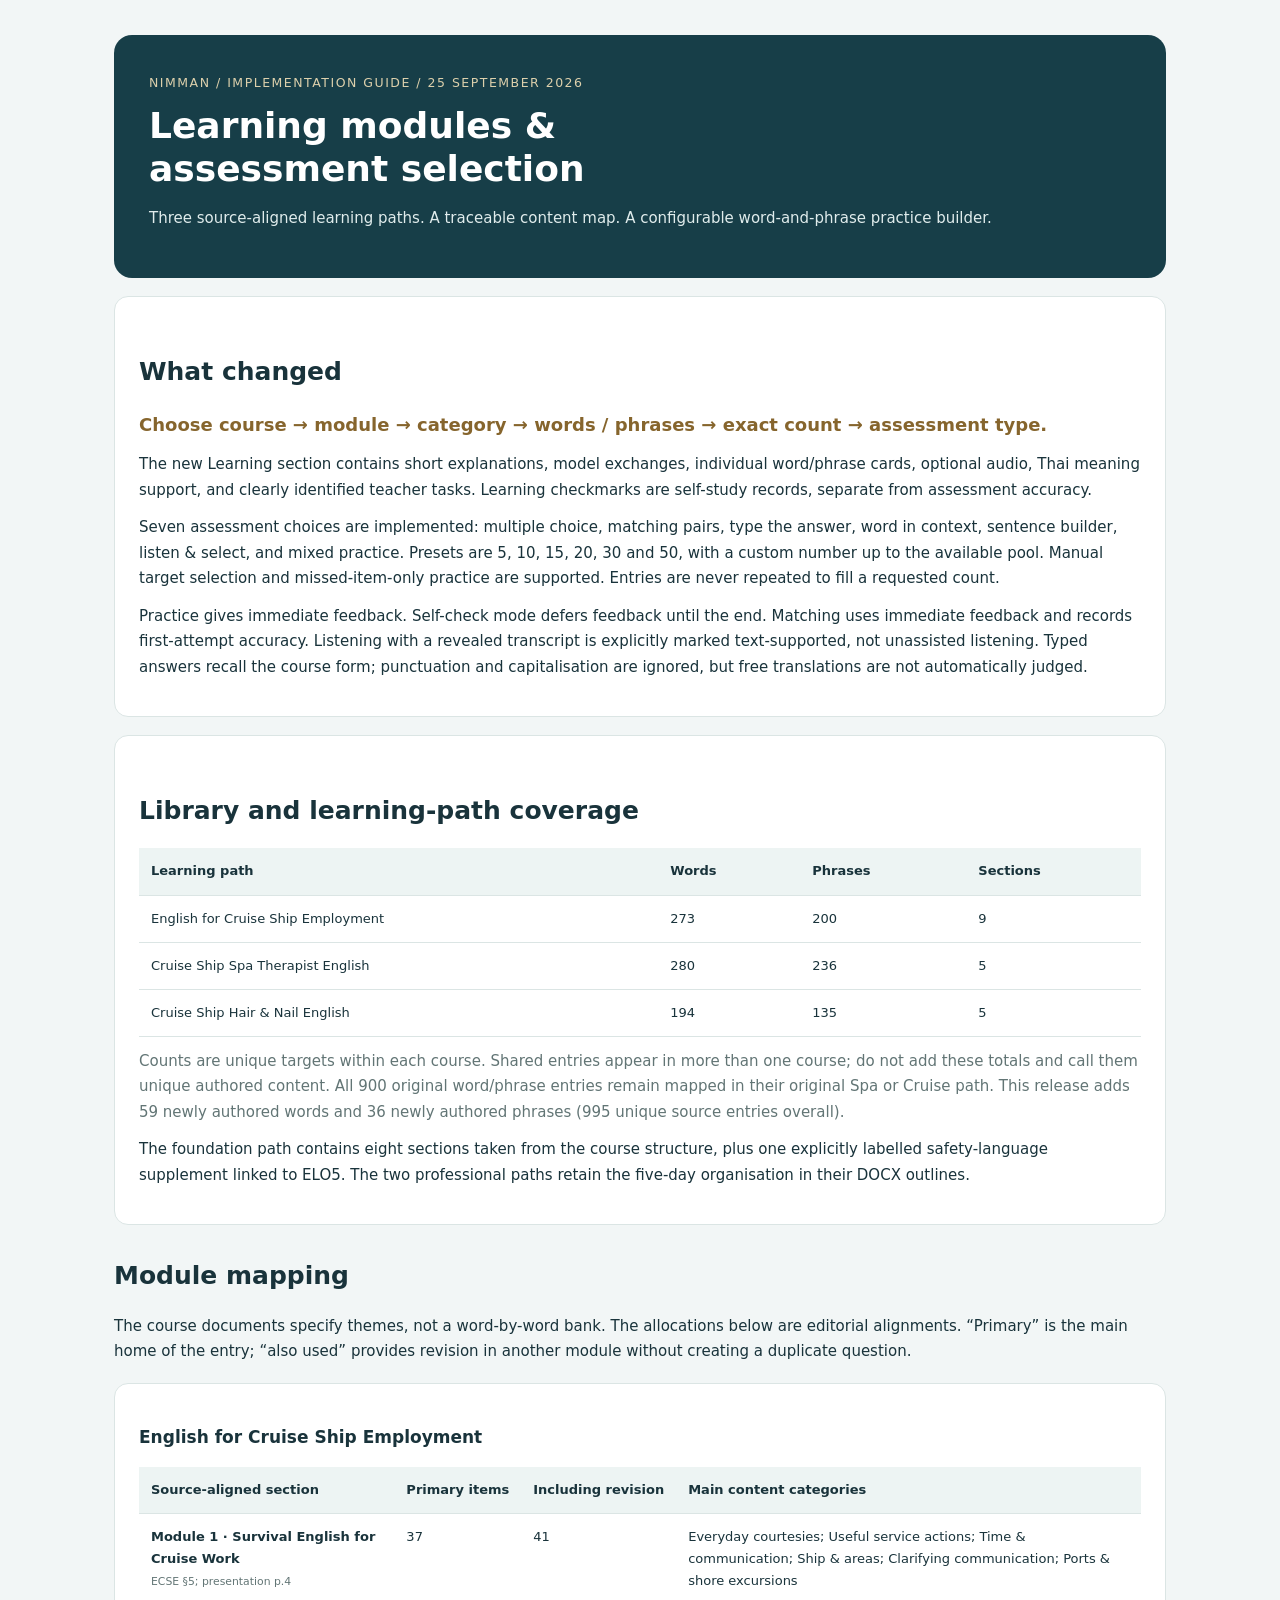
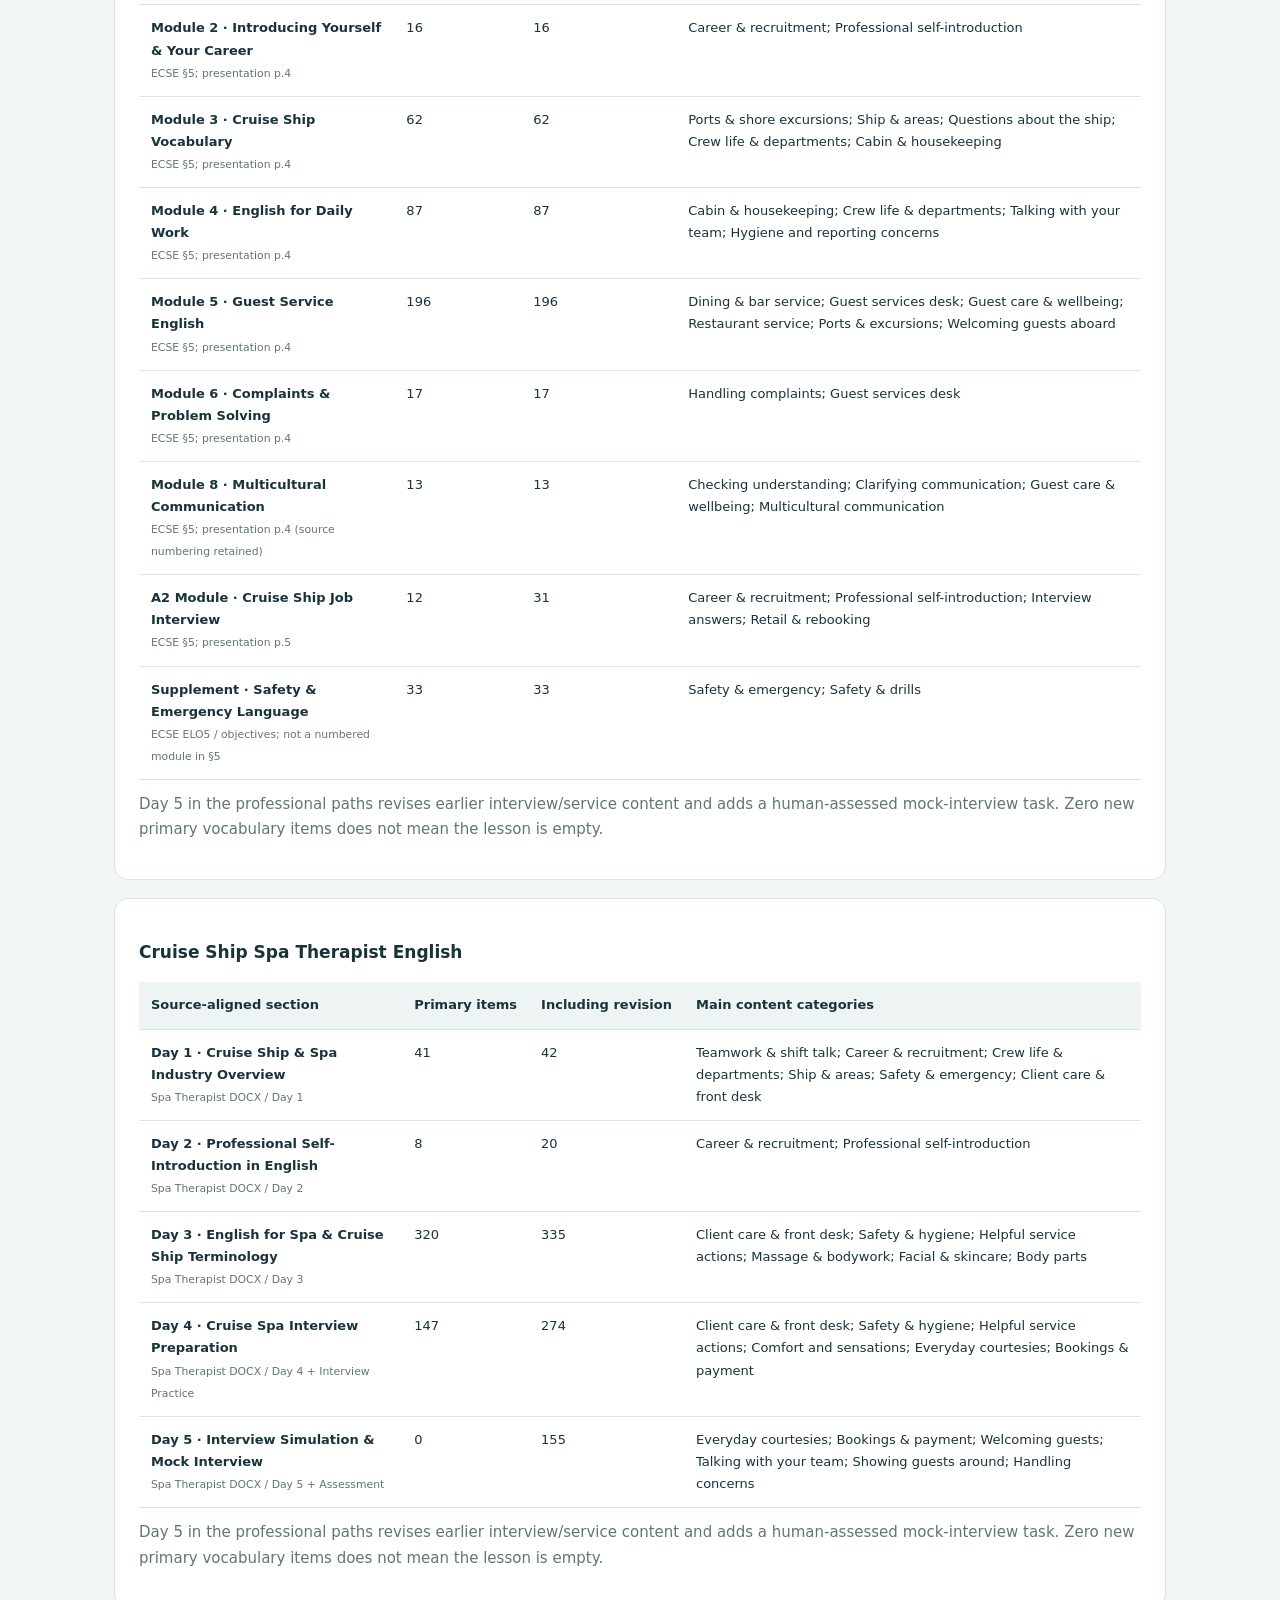
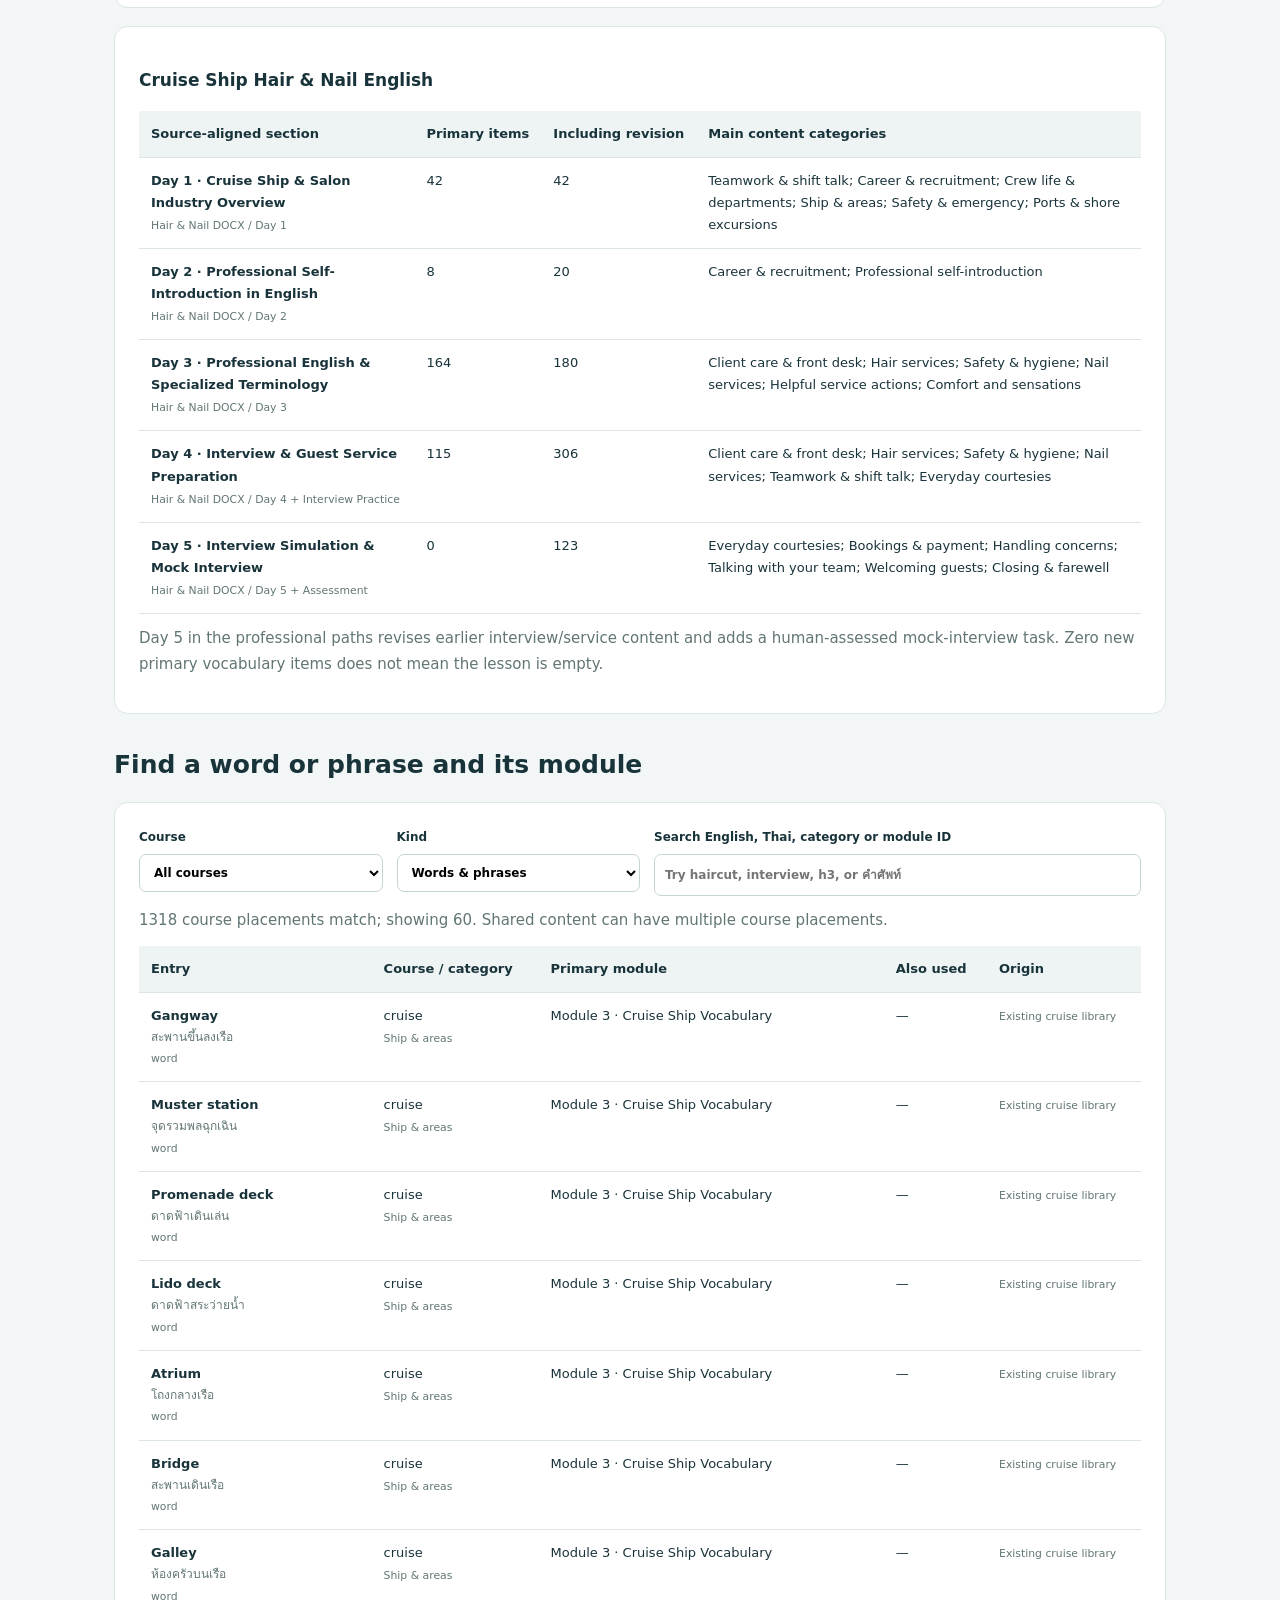
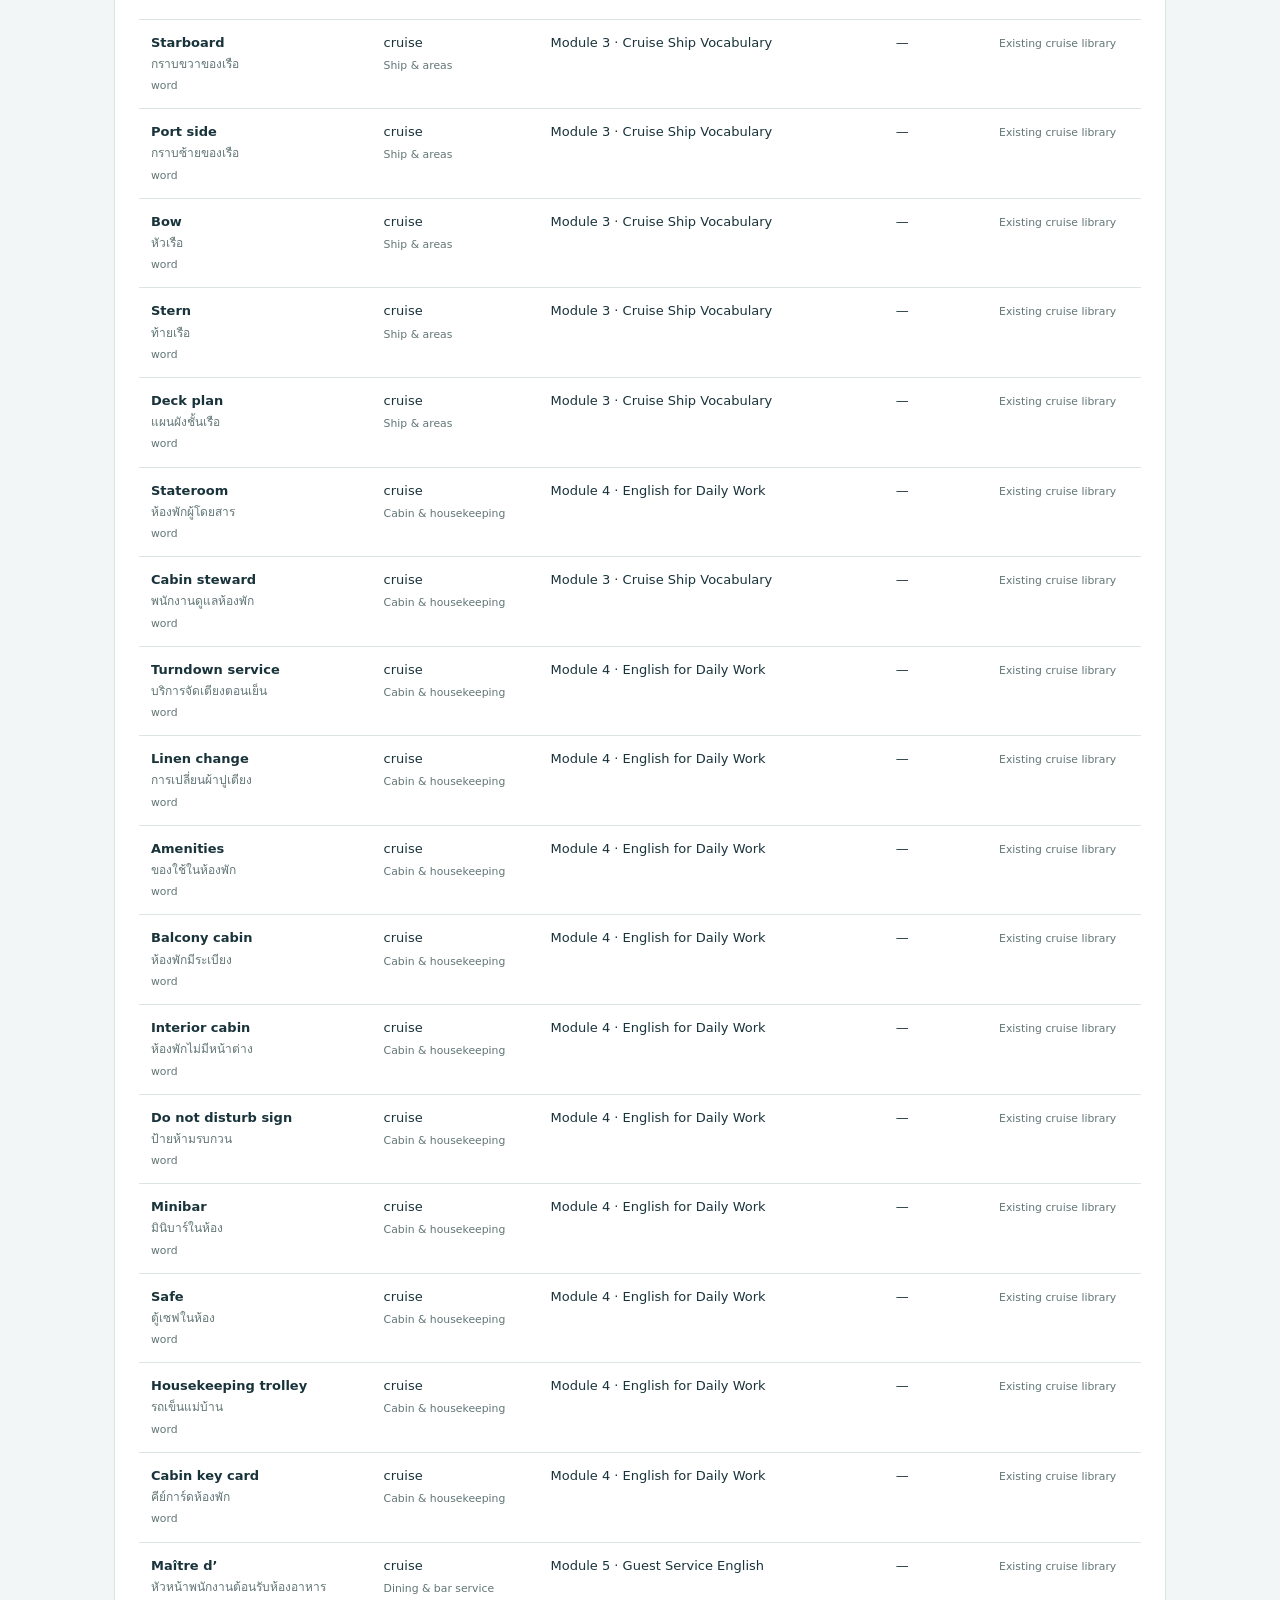
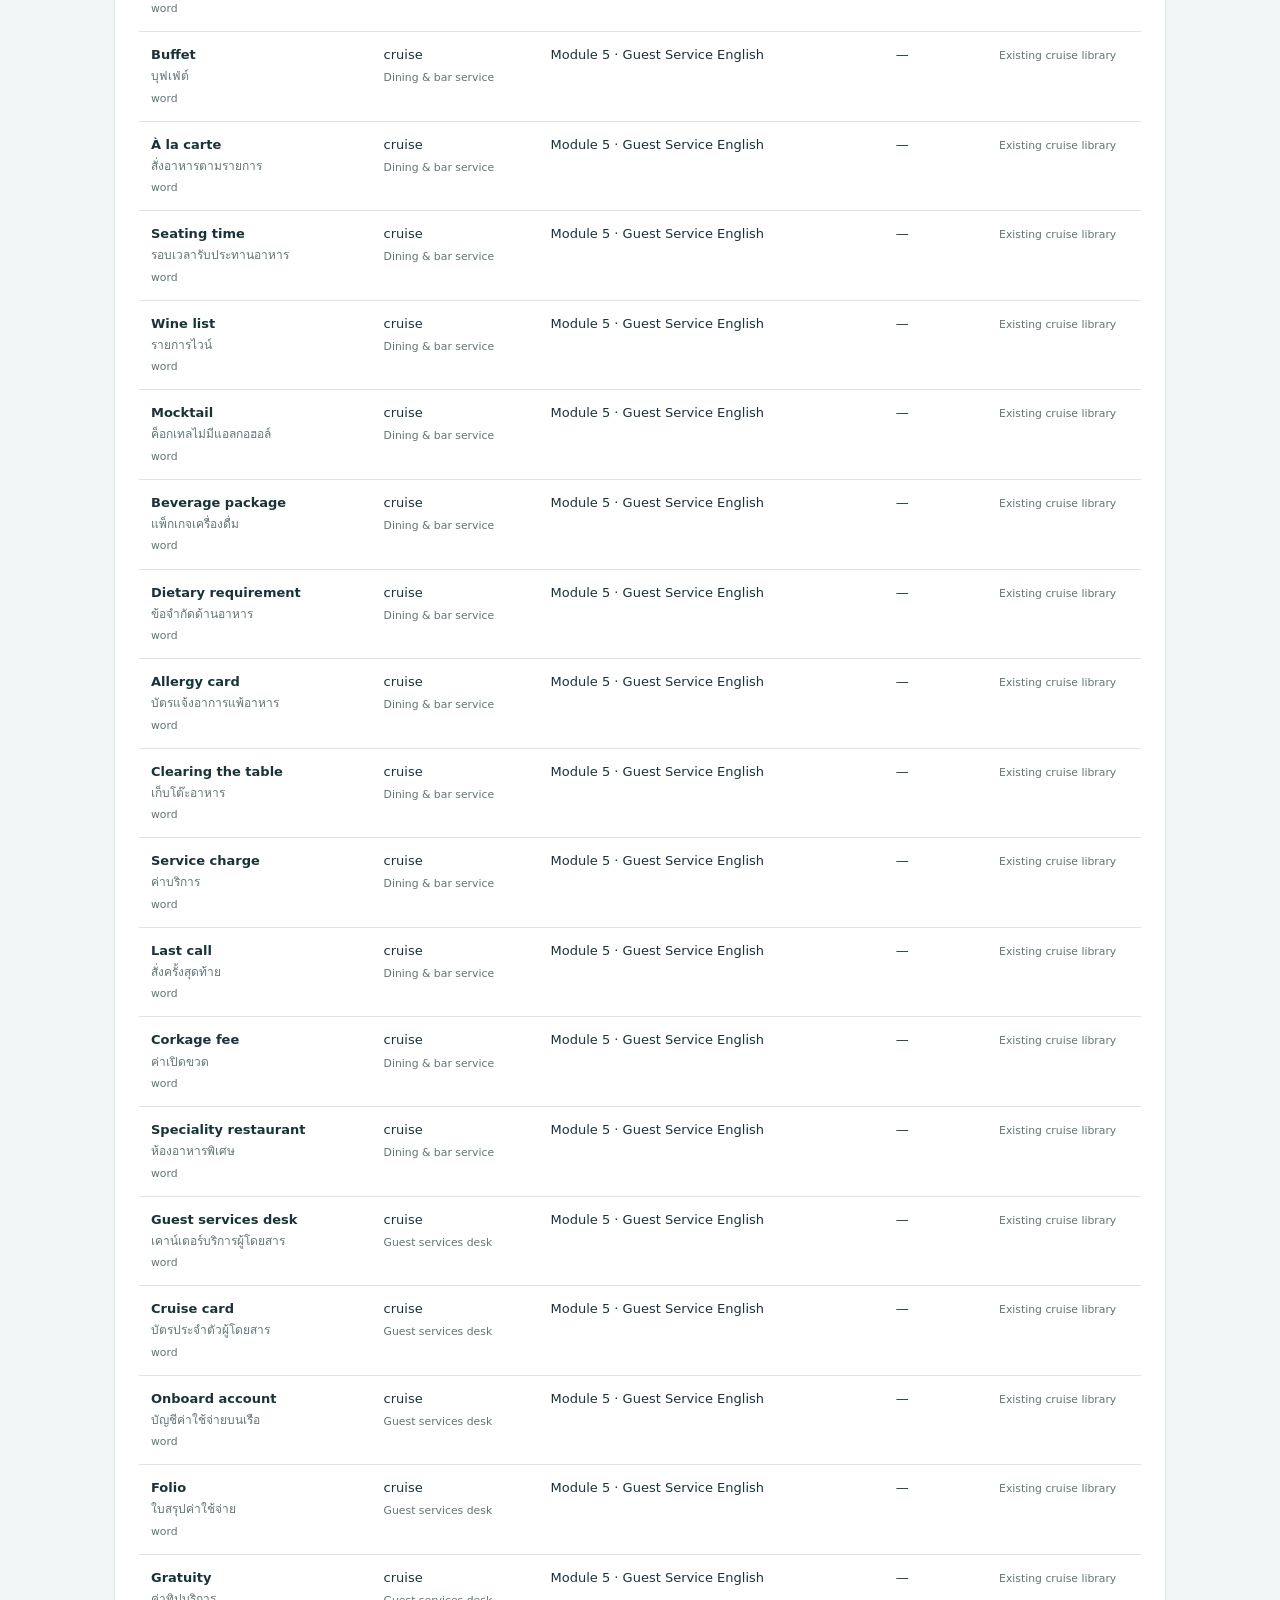
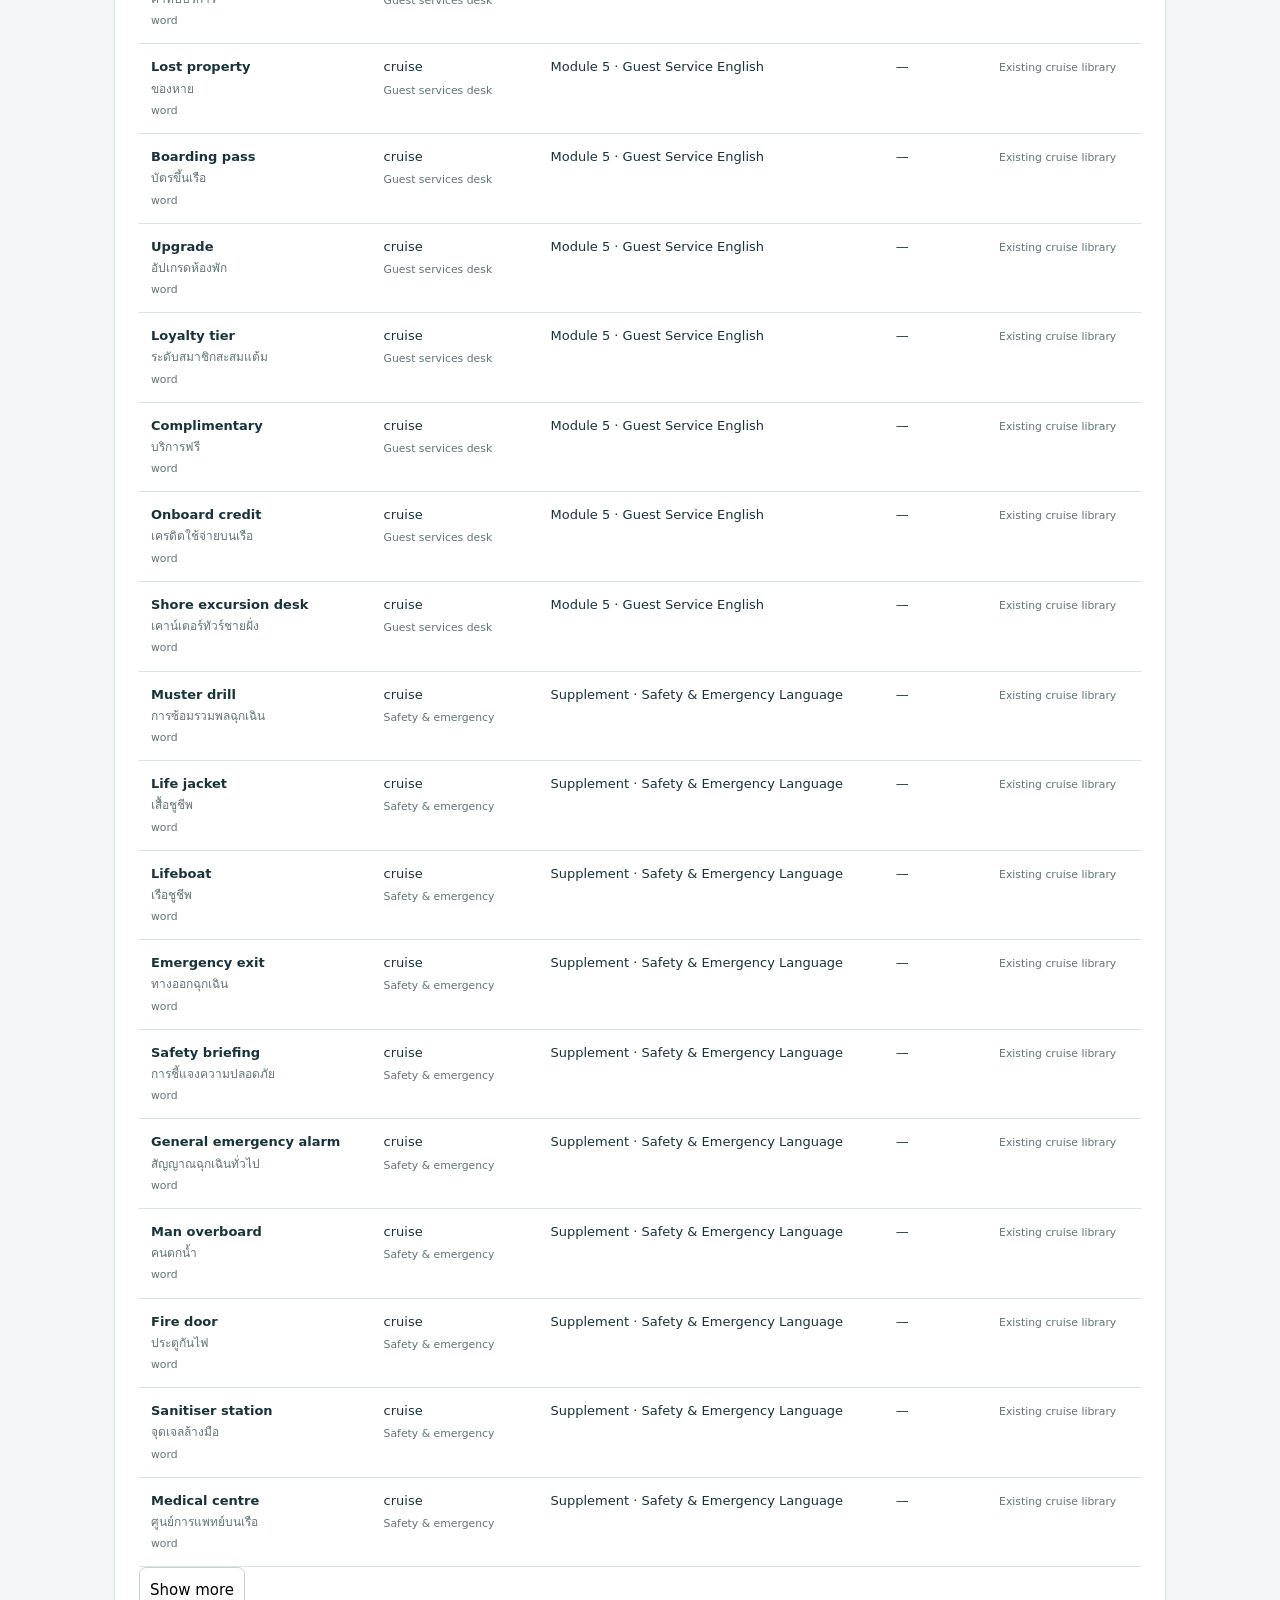
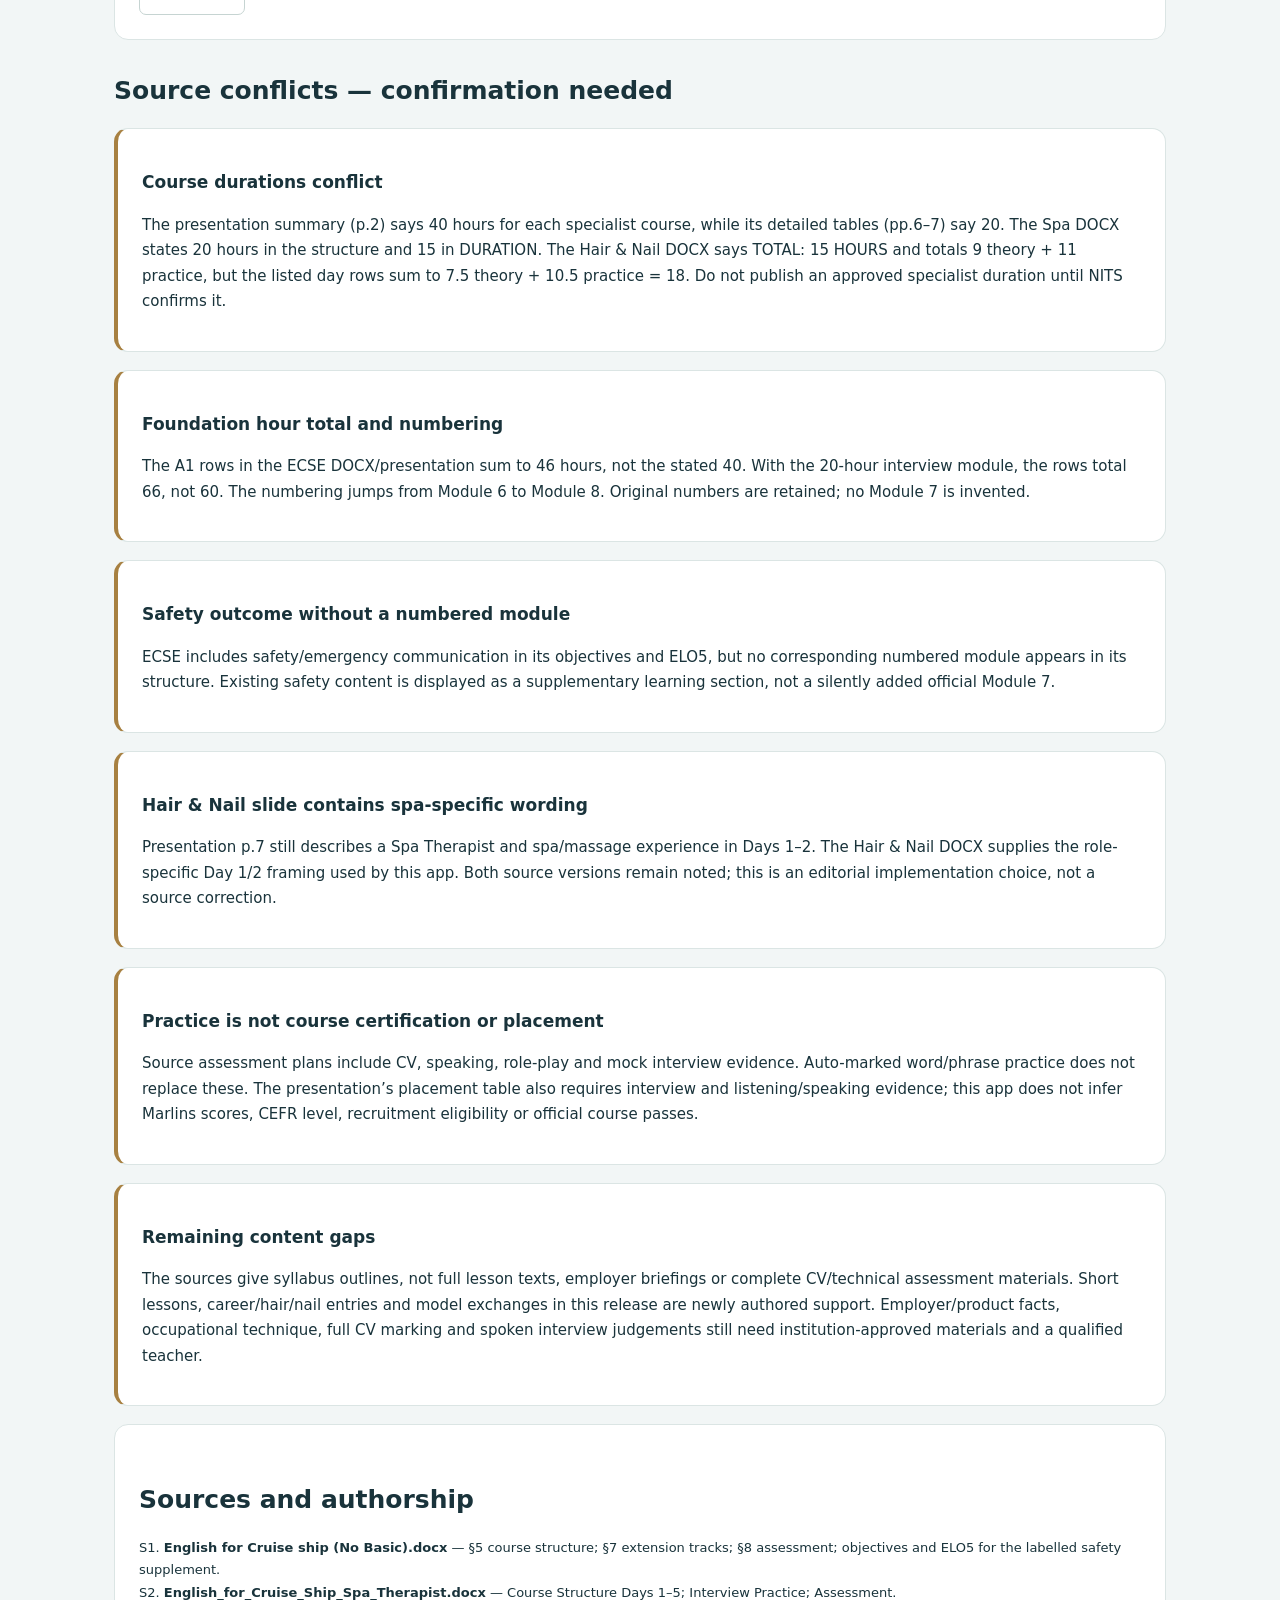
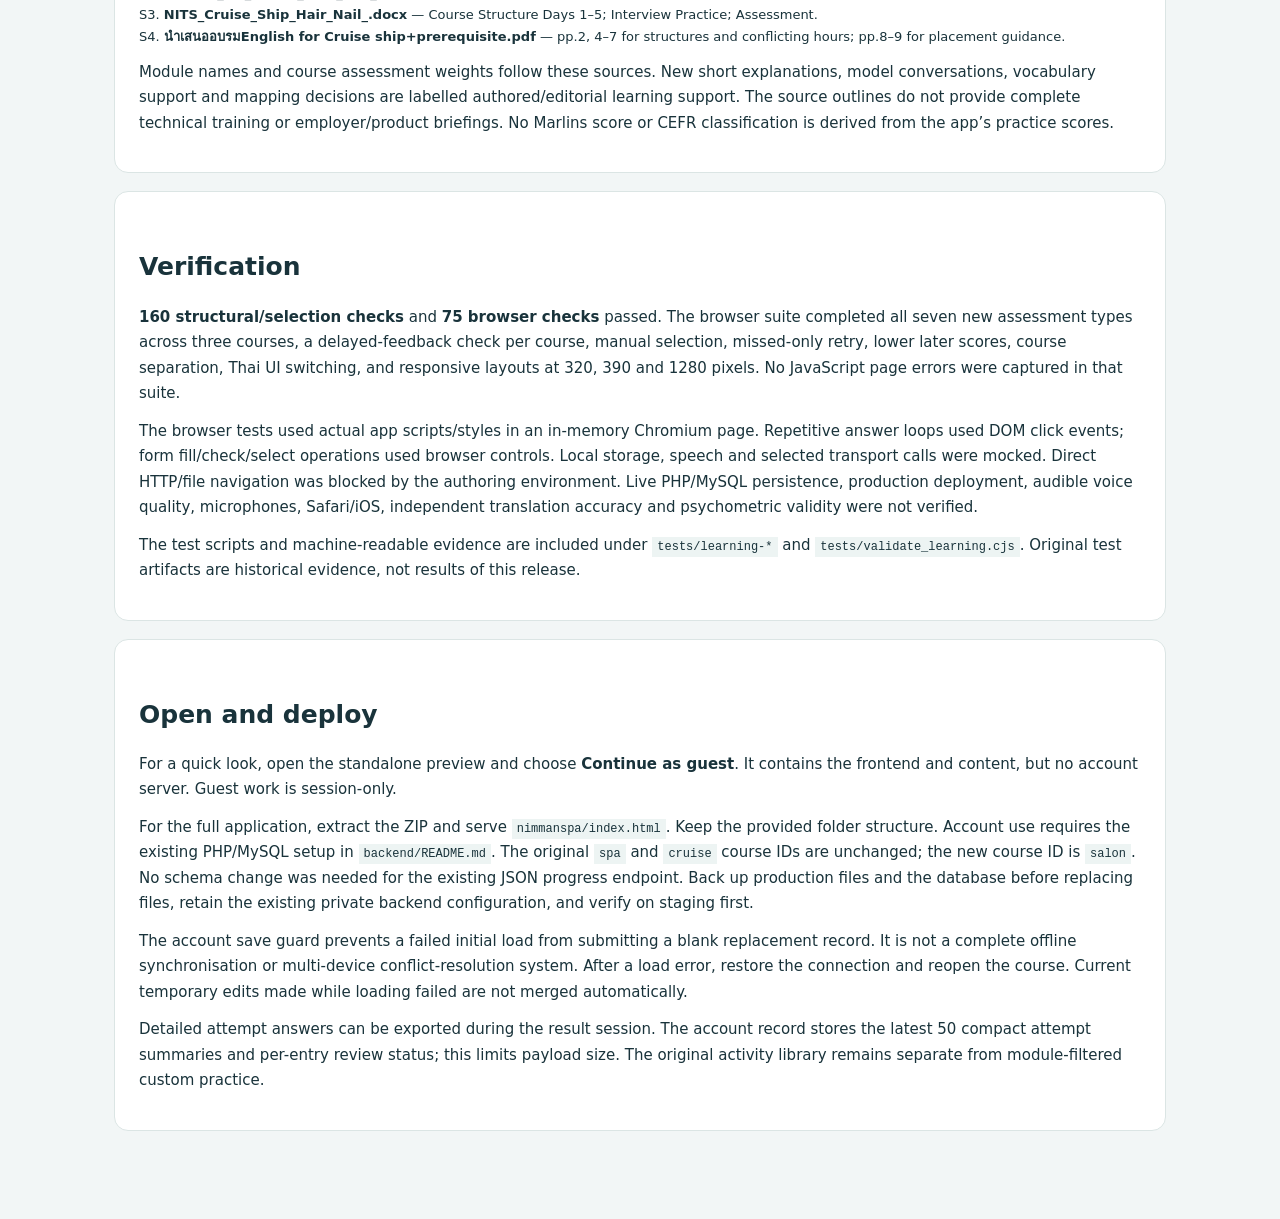
<file: LEARNING_GUIDE.html>
<!doctype html><html lang="en"><meta charset="utf-8"><meta name="viewport" content="width=device-width,initial-scale=1"><title>NIMMAN · Learning & Assessment Guide</title><style>*{box-sizing:border-box}body{font:15px/1.7 system-ui,-apple-system,"Segoe UI",sans-serif;background:#f2f6f6;color:#19333b;margin:0}main{max-width:1100px;margin:auto;padding:35px 24px 70px}header{background:#173e48;color:white;padding:35px;border-radius:18px}h1{font-size:36px;line-height:1.2;margin:8px 0 16px}h2{font-size:25px;line-height:1.3;margin-top:35px}h3{font-size:17px;line-height:1.5}header small{letter-spacing:.12em;color:#ddd0ac}.panel{background:white;padding:24px;border:1px solid #dbe5e4;border-radius:14px;margin:18px 0}.notice{border-left:4px solid #a78041}p{margin:12px 0}small,.muted{color:#627575}header p{color:#e0ecec}.table-wrap{overflow:auto}table{width:100%;border-collapse:collapse;font-size:13px}td,th{text-align:left;padding:12px;border-bottom:1px solid #dbe5e4;vertical-align:top}th{background:#edf4f3;white-space:nowrap}details{margin:14px 0}summary{cursor:pointer;font-weight:700}select,input,button{font:inherit;padding:10px;border:1px solid #c6d4d2;border-radius:7px;background:white}button{cursor:pointer}label{font-size:12px;font-weight:700}.filters{display:grid;grid-template-columns:1fr 1fr 2fr;gap:14px}.filters select,.filters input{display:block;width:100%;margin-top:6px}.tag{background:#edf4f3;color:#36535a;font-size:11px;padding:4px 7px;border-radius:4px}code{background:#edf4f3;font-size:12px;padding:3px 5px;overflow-wrap:anywhere}.flow{font-size:18px;font-weight:700;color:#86652d}.sources{font-size:13px;overflow-wrap:anywhere}.entry-en{font-weight:700}.entry-th{color:#627575;font-size:12px}.grid{display:grid;grid-template-columns:1fr 1fr;gap:16px}a{color:#86652d}@media(max-width:650px){main{padding:18px 14px}.filters,.grid{grid-template-columns:1fr}header{padding:24px}h1{font-size:28px}.panel{padding:17px}}</style><main><header><small>NIMMAN / IMPLEMENTATION GUIDE / 25 SEPTEMBER 2026</small><h1>Learning modules &<br>assessment selection</h1><p>Three source-aligned learning paths. A traceable content map. A configurable word-and-phrase practice builder.</p></header><section class="panel"><h2>What changed</h2><p class="flow">Choose course → module → category → words / phrases → exact count → assessment type.</p><p>The new Learning section contains short explanations, model exchanges, individual word/phrase cards, optional audio, Thai meaning support, and clearly identified teacher tasks. Learning checkmarks are self-study records, separate from assessment accuracy.</p><p>Seven assessment choices are implemented: multiple choice, matching pairs, type the answer, word in context, sentence builder, listen & select, and mixed practice. Presets are 5, 10, 15, 20, 30 and 50, with a custom number up to the available pool. Manual target selection and missed-item-only practice are supported. Entries are never repeated to fill a requested count.</p><p>Practice gives immediate feedback. Self-check mode defers feedback until the end. Matching uses immediate feedback and records first-attempt accuracy. Listening with a revealed transcript is explicitly marked text-supported, not unassisted listening. Typed answers recall the course form; punctuation and capitalisation are ignored, but free translations are not automatically judged.</p></section><section class="panel"><h2>Library and learning-path coverage</h2><div class="table-wrap"><table><thead><tr><th>Learning path</th><th>Words</th><th>Phrases</th><th>Sections</th></tr></thead><tbody><tr><td>English for Cruise Ship Employment</td><td>273</td><td>200</td><td>9</td></tr><tr><td>Cruise Ship Spa Therapist English</td><td>280</td><td>236</td><td>5</td></tr><tr><td>Cruise Ship Hair &amp; Nail English</td><td>194</td><td>135</td><td>5</td></tr></tbody></table></div><p class="muted">Counts are unique targets within each course. Shared entries appear in more than one course; do not add these totals and call them unique authored content. All 900 original word/phrase entries remain mapped in their original Spa or Cruise path. This release adds 59 newly authored words and 36 newly authored phrases (995 unique source entries overall).</p><p>The foundation path contains eight sections taken from the course structure, plus one explicitly labelled safety-language supplement linked to ELO5. The two professional paths retain the five-day organisation in their DOCX outlines.</p></section><h2>Module mapping</h2><p>The course documents specify themes, not a word-by-word bank. The allocations below are editorial alignments. “Primary” is the main home of the entry; “also used” provides revision in another module without creating a duplicate question.</p><section class="panel"><h3>English for Cruise Ship Employment</h3><div class="table-wrap"><table><thead><tr><th>Source-aligned section</th><th>Primary items</th><th>Including revision</th><th>Main content categories</th></tr></thead><tbody><tr><td><b>Module 1 · Survival English for Cruise Work</b><br><small>ECSE §5; presentation p.4</small></td><td>37</td><td>41</td><td>Everyday courtesies; Useful service actions; Time &amp; communication; Ship &amp; areas; Clarifying communication; Ports &amp; shore excursions</td></tr><tr><td><b>Module 2 · Introducing Yourself &amp; Your Career</b><br><small>ECSE §5; presentation p.4</small></td><td>16</td><td>16</td><td>Career &amp; recruitment; Professional self-introduction</td></tr><tr><td><b>Module 3 · Cruise Ship Vocabulary</b><br><small>ECSE §5; presentation p.4</small></td><td>62</td><td>62</td><td>Ports &amp; shore excursions; Ship &amp; areas; Questions about the ship; Crew life &amp; departments; Cabin &amp; housekeeping</td></tr><tr><td><b>Module 4 · English for Daily Work</b><br><small>ECSE §5; presentation p.4</small></td><td>87</td><td>87</td><td>Cabin &amp; housekeeping; Crew life &amp; departments; Talking with your team; Hygiene and reporting concerns</td></tr><tr><td><b>Module 5 · Guest Service English</b><br><small>ECSE §5; presentation p.4</small></td><td>196</td><td>196</td><td>Dining &amp; bar service; Guest services desk; Guest care &amp; wellbeing; Restaurant service; Ports &amp; excursions; Welcoming guests aboard</td></tr><tr><td><b>Module 6 · Complaints &amp; Problem Solving</b><br><small>ECSE §5; presentation p.4</small></td><td>17</td><td>17</td><td>Handling complaints; Guest services desk</td></tr><tr><td><b>Module 8 · Multicultural Communication</b><br><small>ECSE §5; presentation p.4 (source numbering retained)</small></td><td>13</td><td>13</td><td>Checking understanding; Clarifying communication; Guest care &amp; wellbeing; Multicultural communication</td></tr><tr><td><b>A2 Module · Cruise Ship Job Interview</b><br><small>ECSE §5; presentation p.5</small></td><td>12</td><td>31</td><td>Career &amp; recruitment; Professional self-introduction; Interview answers; Retail &amp; rebooking</td></tr><tr><td><b>Supplement · Safety &amp; Emergency Language</b><br><small>ECSE ELO5 / objectives; not a numbered module in §5</small></td><td>33</td><td>33</td><td>Safety &amp; emergency; Safety &amp; drills</td></tr></tbody></table></div><p class="muted">Day 5 in the professional paths revises earlier interview/service content and adds a human-assessed mock-interview task. Zero new primary vocabulary items does not mean the lesson is empty.</p></section><section class="panel"><h3>Cruise Ship Spa Therapist English</h3><div class="table-wrap"><table><thead><tr><th>Source-aligned section</th><th>Primary items</th><th>Including revision</th><th>Main content categories</th></tr></thead><tbody><tr><td><b>Day 1 · Cruise Ship &amp; Spa Industry Overview</b><br><small>Spa Therapist DOCX / Day 1</small></td><td>41</td><td>42</td><td>Teamwork &amp; shift talk; Career &amp; recruitment; Crew life &amp; departments; Ship &amp; areas; Safety &amp; emergency; Client care &amp; front desk</td></tr><tr><td><b>Day 2 · Professional Self-Introduction in English</b><br><small>Spa Therapist DOCX / Day 2</small></td><td>8</td><td>20</td><td>Career &amp; recruitment; Professional self-introduction</td></tr><tr><td><b>Day 3 · English for Spa &amp; Cruise Ship Terminology</b><br><small>Spa Therapist DOCX / Day 3</small></td><td>320</td><td>335</td><td>Client care &amp; front desk; Safety &amp; hygiene; Helpful service actions; Massage &amp; bodywork; Facial &amp; skincare; Body parts</td></tr><tr><td><b>Day 4 · Cruise Spa Interview Preparation</b><br><small>Spa Therapist DOCX / Day 4 + Interview Practice</small></td><td>147</td><td>274</td><td>Client care &amp; front desk; Safety &amp; hygiene; Helpful service actions; Comfort and sensations; Everyday courtesies; Bookings &amp; payment</td></tr><tr><td><b>Day 5 · Interview Simulation &amp; Mock Interview</b><br><small>Spa Therapist DOCX / Day 5 + Assessment</small></td><td>0</td><td>155</td><td>Everyday courtesies; Bookings &amp; payment; Welcoming guests; Talking with your team; Showing guests around; Handling concerns</td></tr></tbody></table></div><p class="muted">Day 5 in the professional paths revises earlier interview/service content and adds a human-assessed mock-interview task. Zero new primary vocabulary items does not mean the lesson is empty.</p></section><section class="panel"><h3>Cruise Ship Hair &amp; Nail English</h3><div class="table-wrap"><table><thead><tr><th>Source-aligned section</th><th>Primary items</th><th>Including revision</th><th>Main content categories</th></tr></thead><tbody><tr><td><b>Day 1 · Cruise Ship &amp; Salon Industry Overview</b><br><small>Hair &amp; Nail DOCX / Day 1</small></td><td>42</td><td>42</td><td>Teamwork &amp; shift talk; Career &amp; recruitment; Crew life &amp; departments; Ship &amp; areas; Safety &amp; emergency; Ports &amp; shore excursions</td></tr><tr><td><b>Day 2 · Professional Self-Introduction in English</b><br><small>Hair &amp; Nail DOCX / Day 2</small></td><td>8</td><td>20</td><td>Career &amp; recruitment; Professional self-introduction</td></tr><tr><td><b>Day 3 · Professional English &amp; Specialized Terminology</b><br><small>Hair &amp; Nail DOCX / Day 3</small></td><td>164</td><td>180</td><td>Client care &amp; front desk; Hair services; Safety &amp; hygiene; Nail services; Helpful service actions; Comfort and sensations</td></tr><tr><td><b>Day 4 · Interview &amp; Guest Service Preparation</b><br><small>Hair &amp; Nail DOCX / Day 4 + Interview Practice</small></td><td>115</td><td>306</td><td>Client care &amp; front desk; Hair services; Safety &amp; hygiene; Nail services; Teamwork &amp; shift talk; Everyday courtesies</td></tr><tr><td><b>Day 5 · Interview Simulation &amp; Mock Interview</b><br><small>Hair &amp; Nail DOCX / Day 5 + Assessment</small></td><td>0</td><td>123</td><td>Everyday courtesies; Bookings &amp; payment; Handling concerns; Talking with your team; Welcoming guests; Closing &amp; farewell</td></tr></tbody></table></div><p class="muted">Day 5 in the professional paths revises earlier interview/service content and adds a human-assessed mock-interview task. Zero new primary vocabulary items does not mean the lesson is empty.</p></section><h2>Find a word or phrase and its module</h2><section class="panel"><div class="filters"><label>Course<select id="course"><option value="all">All courses</option><option value="cruise">English for Cruise Ship Employment</option><option value="spa">Cruise Ship Spa Therapist English</option><option value="salon">Cruise Ship Hair &amp; Nail English</option></select></label><label>Kind<select id="kind"><option value="all">Words & phrases</option><option value="word">Words</option><option value="phrase">Phrases</option></select></label><label>Search English, Thai, category or module ID<input id="search" placeholder="Try haircut, interview, h3, or คำศัพท์"></label></div><p id="count" class="muted"></p><div class="table-wrap"><table><thead><tr><th>Entry</th><th>Course / category</th><th>Primary module</th><th>Also used</th><th>Origin</th></tr></thead><tbody id="entries"></tbody></table></div><button id="more">Show more</button></section><h2>Source conflicts — confirmation needed</h2><section class="panel notice"><h3>Course durations conflict</h3><p>The presentation summary (p.2) says 40 hours for each specialist course, while its detailed tables (pp.6–7) say 20. The Spa DOCX states 20 hours in the structure and 15 in DURATION. The Hair &amp; Nail DOCX says TOTAL: 15 HOURS and totals 9 theory + 11 practice, but the listed day rows sum to 7.5 theory + 10.5 practice = 18. Do not publish an approved specialist duration until NITS confirms it.</p></section><section class="panel notice"><h3>Foundation hour total and numbering</h3><p>The A1 rows in the ECSE DOCX/presentation sum to 46 hours, not the stated 40. With the 20-hour interview module, the rows total 66, not 60. The numbering jumps from Module 6 to Module 8. Original numbers are retained; no Module 7 is invented.</p></section><section class="panel notice"><h3>Safety outcome without a numbered module</h3><p>ECSE includes safety/emergency communication in its objectives and ELO5, but no corresponding numbered module appears in its structure. Existing safety content is displayed as a supplementary learning section, not a silently added official Module 7.</p></section><section class="panel notice"><h3>Hair &amp; Nail slide contains spa-specific wording</h3><p>Presentation p.7 still describes a Spa Therapist and spa/massage experience in Days 1–2. The Hair &amp; Nail DOCX supplies the role-specific Day 1/2 framing used by this app. Both source versions remain noted; this is an editorial implementation choice, not a source correction.</p></section><section class="panel notice"><h3>Practice is not course certification or placement</h3><p>Source assessment plans include CV, speaking, role-play and mock interview evidence. Auto-marked word/phrase practice does not replace these. The presentation’s placement table also requires interview and listening/speaking evidence; this app does not infer Marlins scores, CEFR level, recruitment eligibility or official course passes.</p></section><section class="panel notice"><h3>Remaining content gaps</h3><p>The sources give syllabus outlines, not full lesson texts, employer briefings or complete CV/technical assessment materials. Short lessons, career/hair/nail entries and model exchanges in this release are newly authored support. Employer/product facts, occupational technique, full CV marking and spoken interview judgements still need institution-approved materials and a qualified teacher.</p></section><section class="panel"><h2>Sources and authorship</h2><p class="sources">S1. <b>English for Cruise ship (No Basic).docx</b> — §5 course structure; §7 extension tracks; §8 assessment; objectives and ELO5 for the labelled safety supplement.<br>S2. <b>English_for_Cruise_Ship_Spa_Therapist.docx</b> — Course Structure Days 1–5; Interview Practice; Assessment.<br>S3. <b>NITS_Cruise_Ship_Hair_Nail_.docx</b> — Course Structure Days 1–5; Interview Practice; Assessment.<br>S4. <b>นำเสนออบรมEnglish for Cruise ship+prerequisite.pdf</b> — pp.2, 4–7 for structures and conflicting hours; pp.8–9 for placement guidance.</p><p>Module names and course assessment weights follow these sources. New short explanations, model conversations, vocabulary support and mapping decisions are labelled authored/editorial learning support. The source outlines do not provide complete technical training or employer/product briefings. No Marlins score or CEFR classification is derived from the app’s practice scores.</p></section><section class="panel"><h2>Verification</h2><p><b>160 structural/selection checks</b> and <b>75 browser checks</b> passed. The browser suite completed all seven new assessment types across three courses, a delayed-feedback check per course, manual selection, missed-only retry, lower later scores, course separation, Thai UI switching, and responsive layouts at 320, 390 and 1280 pixels. No JavaScript page errors were captured in that suite.</p><p>The browser tests used actual app scripts/styles in an in-memory Chromium page. Repetitive answer loops used DOM click events; form fill/check/select operations used browser controls. Local storage, speech and selected transport calls were mocked. Direct HTTP/file navigation was blocked by the authoring environment. Live PHP/MySQL persistence, production deployment, audible voice quality, microphones, Safari/iOS, independent translation accuracy and psychometric validity were not verified.</p><p>The test scripts and machine-readable evidence are included under <code>tests/learning-*</code> and <code>tests/validate_learning.cjs</code>. Original test artifacts are historical evidence, not results of this release.</p></section><section class="panel"><h2>Open and deploy</h2><p>For a quick look, open the standalone preview and choose <b>Continue as guest</b>. It contains the frontend and content, but no account server. Guest work is session-only.</p><p>For the full application, extract the ZIP and serve <code>nimmanspa/index.html</code>. Keep the provided folder structure. Account use requires the existing PHP/MySQL setup in <code>backend/README.md</code>. The original <code>spa</code> and <code>cruise</code> course IDs are unchanged; the new course ID is <code>salon</code>. No schema change was needed for the existing JSON progress endpoint. Back up production files and the database before replacing files, retain the existing private backend configuration, and verify on staging first.</p><p>The account save guard prevents a failed initial load from submitting a blank replacement record. It is not a complete offline synchronisation or multi-device conflict-resolution system. After a load error, restore the connection and reopen the course. Current temporary edits made while loading failed are not merged automatically.</p><p>Detailed attempt answers can be exported during the result session. The account record stores the latest 50 compact attempt summaries and per-entry review status; this limits payload size. The original activity library remains separate from module-filtered custom practice.</p></section><script>
const rows=[{"course": "cruise", "id": "cruise-v-gangway", "en": "Gangway", "th": "สะพานขึ้นลงเรือ", "kind": "word", "category": "Ship & areas", "primary": "c3", "also": [], "origin": "Existing cruise library"}, {"course": "cruise", "id": "cruise-v-muster-station", "en": "Muster station", "th": "จุดรวมพลฉุกเฉิน", "kind": "word", "category": "Ship & areas", "primary": "c3", "also": [], "origin": "Existing cruise library"}, {"course": "cruise", "id": "cruise-v-promenade-deck", "en": "Promenade deck", "th": "ดาดฟ้าเดินเล่น", "kind": "word", "category": "Ship & areas", "primary": "c3", "also": [], "origin": "Existing cruise library"}, {"course": "cruise", "id": "cruise-v-lido-deck", "en": "Lido deck", "th": "ดาดฟ้าสระว่ายน้ำ", "kind": "word", "category": "Ship & areas", "primary": "c3", "also": [], "origin": "Existing cruise library"}, {"course": "cruise", "id": "cruise-v-atrium", "en": "Atrium", "th": "โถงกลางเรือ", "kind": "word", "category": "Ship & areas", "primary": "c3", "also": [], "origin": "Existing cruise library"}, {"course": "cruise", "id": "cruise-v-bridge", "en": "Bridge", "th": "สะพานเดินเรือ", "kind": "word", "category": "Ship & areas", "primary": "c3", "also": [], "origin": "Existing cruise library"}, {"course": "cruise", "id": "cruise-v-galley", "en": "Galley", "th": "ห้องครัวบนเรือ", "kind": "word", "category": "Ship & areas", "primary": "c3", "also": [], "origin": "Existing cruise library"}, {"course": "cruise", "id": "cruise-v-starboard", "en": "Starboard", "th": "กราบขวาของเรือ", "kind": "word", "category": "Ship & areas", "primary": "c3", "also": [], "origin": "Existing cruise library"}, {"course": "cruise", "id": "cruise-v-port-side", "en": "Port side", "th": "กราบซ้ายของเรือ", "kind": "word", "category": "Ship & areas", "primary": "c3", "also": [], "origin": "Existing cruise library"}, {"course": "cruise", "id": "cruise-v-bow", "en": "Bow", "th": "หัวเรือ", "kind": "word", "category": "Ship & areas", "primary": "c3", "also": [], "origin": "Existing cruise library"}, {"course": "cruise", "id": "cruise-v-stern", "en": "Stern", "th": "ท้ายเรือ", "kind": "word", "category": "Ship & areas", "primary": "c3", "also": [], "origin": "Existing cruise library"}, {"course": "cruise", "id": "cruise-v-deck-plan", "en": "Deck plan", "th": "แผนผังชั้นเรือ", "kind": "word", "category": "Ship & areas", "primary": "c3", "also": [], "origin": "Existing cruise library"}, {"course": "cruise", "id": "cruise-v-stateroom", "en": "Stateroom", "th": "ห้องพักผู้โดยสาร", "kind": "word", "category": "Cabin & housekeeping", "primary": "c4", "also": [], "origin": "Existing cruise library"}, {"course": "cruise", "id": "cruise-v-cabin-steward", "en": "Cabin steward", "th": "พนักงานดูแลห้องพัก", "kind": "word", "category": "Cabin & housekeeping", "primary": "c3", "also": [], "origin": "Existing cruise library"}, {"course": "cruise", "id": "cruise-v-turndown-service", "en": "Turndown service", "th": "บริการจัดเตียงตอนเย็น", "kind": "word", "category": "Cabin & housekeeping", "primary": "c4", "also": [], "origin": "Existing cruise library"}, {"course": "cruise", "id": "cruise-v-linen-change", "en": "Linen change", "th": "การเปลี่ยนผ้าปูเตียง", "kind": "word", "category": "Cabin & housekeeping", "primary": "c4", "also": [], "origin": "Existing cruise library"}, {"course": "cruise", "id": "cruise-v-amenities", "en": "Amenities", "th": "ของใช้ในห้องพัก", "kind": "word", "category": "Cabin & housekeeping", "primary": "c4", "also": [], "origin": "Existing cruise library"}, {"course": "cruise", "id": "cruise-v-balcony-cabin", "en": "Balcony cabin", "th": "ห้องพักมีระเบียง", "kind": "word", "category": "Cabin & housekeeping", "primary": "c4", "also": [], "origin": "Existing cruise library"}, {"course": "cruise", "id": "cruise-v-interior-cabin", "en": "Interior cabin", "th": "ห้องพักไม่มีหน้าต่าง", "kind": "word", "category": "Cabin & housekeeping", "primary": "c4", "also": [], "origin": "Existing cruise library"}, {"course": "cruise", "id": "cruise-v-do-not-disturb-sign", "en": "Do not disturb sign", "th": "ป้ายห้ามรบกวน", "kind": "word", "category": "Cabin & housekeeping", "primary": "c4", "also": [], "origin": "Existing cruise library"}, {"course": "cruise", "id": "cruise-v-minibar", "en": "Minibar", "th": "มินิบาร์ในห้อง", "kind": "word", "category": "Cabin & housekeeping", "primary": "c4", "also": [], "origin": "Existing cruise library"}, {"course": "cruise", "id": "cruise-v-safe", "en": "Safe", "th": "ตู้เซฟในห้อง", "kind": "word", "category": "Cabin & housekeeping", "primary": "c4", "also": [], "origin": "Existing cruise library"}, {"course": "cruise", "id": "cruise-v-housekeeping-trolley", "en": "Housekeeping trolley", "th": "รถเข็นแม่บ้าน", "kind": "word", "category": "Cabin & housekeeping", "primary": "c4", "also": [], "origin": "Existing cruise library"}, {"course": "cruise", "id": "cruise-v-cabin-key-card", "en": "Cabin key card", "th": "คีย์การ์ดห้องพัก", "kind": "word", "category": "Cabin & housekeeping", "primary": "c4", "also": [], "origin": "Existing cruise library"}, {"course": "cruise", "id": "cruise-v-ma-tre-d", "en": "Maître d’", "th": "หัวหน้าพนักงานต้อนรับห้องอาหาร", "kind": "word", "category": "Dining & bar service", "primary": "c5", "also": [], "origin": "Existing cruise library"}, {"course": "cruise", "id": "cruise-v-buffet", "en": "Buffet", "th": "บุฟเฟ่ต์", "kind": "word", "category": "Dining & bar service", "primary": "c5", "also": [], "origin": "Existing cruise library"}, {"course": "cruise", "id": "cruise-v-la-carte", "en": "À la carte", "th": "สั่งอาหารตามรายการ", "kind": "word", "category": "Dining & bar service", "primary": "c5", "also": [], "origin": "Existing cruise library"}, {"course": "cruise", "id": "cruise-v-seating-time", "en": "Seating time", "th": "รอบเวลารับประทานอาหาร", "kind": "word", "category": "Dining & bar service", "primary": "c5", "also": [], "origin": "Existing cruise library"}, {"course": "cruise", "id": "cruise-v-wine-list", "en": "Wine list", "th": "รายการไวน์", "kind": "word", "category": "Dining & bar service", "primary": "c5", "also": [], "origin": "Existing cruise library"}, {"course": "cruise", "id": "cruise-v-mocktail", "en": "Mocktail", "th": "ค็อกเทลไม่มีแอลกอฮอล์", "kind": "word", "category": "Dining & bar service", "primary": "c5", "also": [], "origin": "Existing cruise library"}, {"course": "cruise", "id": "cruise-v-beverage-package", "en": "Beverage package", "th": "แพ็กเกจเครื่องดื่ม", "kind": "word", "category": "Dining & bar service", "primary": "c5", "also": [], "origin": "Existing cruise library"}, {"course": "cruise", "id": "cruise-v-dietary-requirement", "en": "Dietary requirement", "th": "ข้อจำกัดด้านอาหาร", "kind": "word", "category": "Dining & bar service", "primary": "c5", "also": [], "origin": "Existing cruise library"}, {"course": "cruise", "id": "cruise-v-allergy-card", "en": "Allergy card", "th": "บัตรแจ้งอาการแพ้อาหาร", "kind": "word", "category": "Dining & bar service", "primary": "c5", "also": [], "origin": "Existing cruise library"}, {"course": "cruise", "id": "cruise-v-clearing-the-table", "en": "Clearing the table", "th": "เก็บโต๊ะอาหาร", "kind": "word", "category": "Dining & bar service", "primary": "c5", "also": [], "origin": "Existing cruise library"}, {"course": "cruise", "id": "cruise-v-service-charge", "en": "Service charge", "th": "ค่าบริการ", "kind": "word", "category": "Dining & bar service", "primary": "c5", "also": [], "origin": "Existing cruise library"}, {"course": "cruise", "id": "cruise-v-last-call", "en": "Last call", "th": "สั่งครั้งสุดท้าย", "kind": "word", "category": "Dining & bar service", "primary": "c5", "also": [], "origin": "Existing cruise library"}, {"course": "cruise", "id": "cruise-v-corkage-fee", "en": "Corkage fee", "th": "ค่าเปิดขวด", "kind": "word", "category": "Dining & bar service", "primary": "c5", "also": [], "origin": "Existing cruise library"}, {"course": "cruise", "id": "cruise-v-speciality-restaurant", "en": "Speciality restaurant", "th": "ห้องอาหารพิเศษ", "kind": "word", "category": "Dining & bar service", "primary": "c5", "also": [], "origin": "Existing cruise library"}, {"course": "cruise", "id": "cruise-v-guest-services-desk", "en": "Guest services desk", "th": "เคาน์เตอร์บริการผู้โดยสาร", "kind": "word", "category": "Guest services desk", "primary": "c5", "also": [], "origin": "Existing cruise library"}, {"course": "cruise", "id": "cruise-v-cruise-card", "en": "Cruise card", "th": "บัตรประจำตัวผู้โดยสาร", "kind": "word", "category": "Guest services desk", "primary": "c5", "also": [], "origin": "Existing cruise library"}, {"course": "cruise", "id": "cruise-v-onboard-account", "en": "Onboard account", "th": "บัญชีค่าใช้จ่ายบนเรือ", "kind": "word", "category": "Guest services desk", "primary": "c5", "also": [], "origin": "Existing cruise library"}, {"course": "cruise", "id": "cruise-v-folio", "en": "Folio", "th": "ใบสรุปค่าใช้จ่าย", "kind": "word", "category": "Guest services desk", "primary": "c5", "also": [], "origin": "Existing cruise library"}, {"course": "cruise", "id": "cruise-v-gratuity", "en": "Gratuity", "th": "ค่าทิปบริการ", "kind": "word", "category": "Guest services desk", "primary": "c5", "also": [], "origin": "Existing cruise library"}, {"course": "cruise", "id": "cruise-v-lost-property", "en": "Lost property", "th": "ของหาย", "kind": "word", "category": "Guest services desk", "primary": "c5", "also": [], "origin": "Existing cruise library"}, {"course": "cruise", "id": "cruise-v-boarding-pass", "en": "Boarding pass", "th": "บัตรขึ้นเรือ", "kind": "word", "category": "Guest services desk", "primary": "c5", "also": [], "origin": "Existing cruise library"}, {"course": "cruise", "id": "cruise-v-upgrade", "en": "Upgrade", "th": "อัปเกรดห้องพัก", "kind": "word", "category": "Guest services desk", "primary": "c5", "also": [], "origin": "Existing cruise library"}, {"course": "cruise", "id": "cruise-v-loyalty-tier", "en": "Loyalty tier", "th": "ระดับสมาชิกสะสมแต้ม", "kind": "word", "category": "Guest services desk", "primary": "c5", "also": [], "origin": "Existing cruise library"}, {"course": "cruise", "id": "cruise-v-complimentary", "en": "Complimentary", "th": "บริการฟรี", "kind": "word", "category": "Guest services desk", "primary": "c5", "also": [], "origin": "Existing cruise library"}, {"course": "cruise", "id": "cruise-v-onboard-credit", "en": "Onboard credit", "th": "เครดิตใช้จ่ายบนเรือ", "kind": "word", "category": "Guest services desk", "primary": "c5", "also": [], "origin": "Existing cruise library"}, {"course": "cruise", "id": "cruise-v-shore-excursion-desk", "en": "Shore excursion desk", "th": "เคาน์เตอร์ทัวร์ชายฝั่ง", "kind": "word", "category": "Guest services desk", "primary": "c5", "also": [], "origin": "Existing cruise library"}, {"course": "cruise", "id": "cruise-v-muster-drill", "en": "Muster drill", "th": "การซ้อมรวมพลฉุกเฉิน", "kind": "word", "category": "Safety & emergency", "primary": "cs", "also": [], "origin": "Existing cruise library"}, {"course": "cruise", "id": "cruise-v-life-jacket", "en": "Life jacket", "th": "เสื้อชูชีพ", "kind": "word", "category": "Safety & emergency", "primary": "cs", "also": [], "origin": "Existing cruise library"}, {"course": "cruise", "id": "cruise-v-lifeboat", "en": "Lifeboat", "th": "เรือชูชีพ", "kind": "word", "category": "Safety & emergency", "primary": "cs", "also": [], "origin": "Existing cruise library"}, {"course": "cruise", "id": "cruise-v-emergency-exit", "en": "Emergency exit", "th": "ทางออกฉุกเฉิน", "kind": "word", "category": "Safety & emergency", "primary": "cs", "also": [], "origin": "Existing cruise library"}, {"course": "cruise", "id": "cruise-v-safety-briefing", "en": "Safety briefing", "th": "การชี้แจงความปลอดภัย", "kind": "word", "category": "Safety & emergency", "primary": "cs", "also": [], "origin": "Existing cruise library"}, {"course": "cruise", "id": "cruise-v-general-emergency-alarm", "en": "General emergency alarm", "th": "สัญญาณฉุกเฉินทั่วไป", "kind": "word", "category": "Safety & emergency", "primary": "cs", "also": [], "origin": "Existing cruise library"}, {"course": "cruise", "id": "cruise-v-man-overboard", "en": "Man overboard", "th": "คนตกน้ำ", "kind": "word", "category": "Safety & emergency", "primary": "cs", "also": [], "origin": "Existing cruise library"}, {"course": "cruise", "id": "cruise-v-fire-door", "en": "Fire door", "th": "ประตูกันไฟ", "kind": "word", "category": "Safety & emergency", "primary": "cs", "also": [], "origin": "Existing cruise library"}, {"course": "cruise", "id": "cruise-v-sanitiser-station", "en": "Sanitiser station", "th": "จุดเจลล้างมือ", "kind": "word", "category": "Safety & emergency", "primary": "cs", "also": [], "origin": "Existing cruise library"}, {"course": "cruise", "id": "cruise-v-medical-centre", "en": "Medical centre", "th": "ศูนย์การแพทย์บนเรือ", "kind": "word", "category": "Safety & emergency", "primary": "cs", "also": [], "origin": "Existing cruise library"}, {"course": "cruise", "id": "cruise-v-crew-drill", "en": "Crew drill", "th": "การซ้อมของลูกเรือ", "kind": "word", "category": "Safety & emergency", "primary": "cs", "also": [], "origin": "Existing cruise library"}, {"course": "cruise", "id": "cruise-v-restricted-area", "en": "Restricted area", "th": "พื้นที่หวงห้าม", "kind": "word", "category": "Safety & emergency", "primary": "cs", "also": [], "origin": "Existing cruise library"}, {"course": "cruise", "id": "cruise-v-port-of-call", "en": "Port of call", "th": "ท่าเรือที่แวะจอด", "kind": "word", "category": "Ports & shore excursions", "primary": "c3", "also": [], "origin": "Existing cruise library"}, {"course": "cruise", "id": "cruise-v-shore-excursion", "en": "Shore excursion", "th": "ทัวร์ชายฝั่ง", "kind": "word", "category": "Ports & shore excursions", "primary": "c3", "also": [], "origin": "Existing cruise library"}, {"course": "cruise", "id": "cruise-v-tender-boat", "en": "Tender boat", "th": "เรือเล็กรับส่งขึ้นฝั่ง", "kind": "word", "category": "Ports & shore excursions", "primary": "c3", "also": [], "origin": "Existing cruise library"}, {"course": "cruise", "id": "cruise-v-all-aboard-time", "en": "All aboard time", "th": "เวลากลับขึ้นเรือ", "kind": "word", "category": "Ports & shore excursions", "primary": "c3", "also": [], "origin": "Existing cruise library"}, {"course": "cruise", "id": "cruise-v-embarkation", "en": "Embarkation", "th": "การขึ้นเรือ", "kind": "word", "category": "Ports & shore excursions", "primary": "c3", "also": [], "origin": "Existing cruise library"}, {"course": "cruise", "id": "cruise-v-disembarkation", "en": "Disembarkation", "th": "การลงจากเรือ", "kind": "word", "category": "Ports & shore excursions", "primary": "c3", "also": [], "origin": "Existing cruise library"}, {"course": "cruise", "id": "cruise-v-itinerary", "en": "Itinerary", "th": "กำหนดการเดินเรือ", "kind": "word", "category": "Ports & shore excursions", "primary": "c3", "also": [], "origin": "Existing cruise library"}, {"course": "cruise", "id": "cruise-v-sea-day", "en": "Sea day", "th": "วันแล่นเรือกลางทะเล", "kind": "word", "category": "Ports & shore excursions", "primary": "c3", "also": [], "origin": "Existing cruise library"}, {"course": "cruise", "id": "cruise-v-meeting-point", "en": "Meeting point", "th": "จุดนัดพบ", "kind": "word", "category": "Ports & shore excursions", "primary": "c3", "also": [], "origin": "Existing cruise library"}, {"course": "cruise", "id": "cruise-v-guided-tour", "en": "Guided tour", "th": "ทัวร์พร้อมไกด์", "kind": "word", "category": "Ports & shore excursions", "primary": "c3", "also": [], "origin": "Existing cruise library"}, {"course": "cruise", "id": "cruise-v-local-currency", "en": "Local currency", "th": "สกุลเงินท้องถิ่น", "kind": "word", "category": "Ports & shore excursions", "primary": "c3", "also": [], "origin": "Existing cruise library"}, {"course": "cruise", "id": "cruise-v-customs-and-immigration", "en": "Customs and immigration", "th": "ด่านศุลกากรและตรวจคนเข้าเมือง", "kind": "word", "category": "Ports & shore excursions", "primary": "c3", "also": [], "origin": "Existing cruise library"}, {"course": "cruise", "id": "cruise-v-crew-mess", "en": "Crew mess", "th": "โรงอาหารลูกเรือ", "kind": "word", "category": "Crew life & departments", "primary": "c3", "also": [], "origin": "Existing cruise library"}, {"course": "cruise", "id": "cruise-v-cabin-mate", "en": "Cabin mate", "th": "เพื่อนร่วมห้องพัก", "kind": "word", "category": "Crew life & departments", "primary": "c3", "also": [], "origin": "Existing cruise library"}, {"course": "cruise", "id": "cruise-v-duty-roster", "en": "Duty roster", "th": "ตารางเวรปฏิบัติงาน", "kind": "word", "category": "Crew life & departments", "primary": "c4", "also": [], "origin": "Existing cruise library"}, {"course": "cruise", "id": "cruise-v-watch", "en": "Watch", "th": "ช่วงเวลาเข้าเวร", "kind": "word", "category": "Crew life & departments", "primary": "c4", "also": [], "origin": "Existing cruise library"}, {"course": "cruise", "id": "cruise-v-handover-log", "en": "Handover log", "th": "สมุดบันทึกส่งงาน", "kind": "word", "category": "Crew life & departments", "primary": "c4", "also": [], "origin": "Existing cruise library"}, {"course": "cruise", "id": "cruise-v-department-head", "en": "Department head", "th": "หัวหน้าแผนก", "kind": "word", "category": "Crew life & departments", "primary": "c3", "also": [], "origin": "Existing cruise library"}, {"course": "cruise", "id": "cruise-v-sign-on", "en": "Sign-on", "th": "เริ่มสัญญาจ้าง", "kind": "word", "category": "Crew life & departments", "primary": "c4", "also": [], "origin": "Existing cruise library"}, {"course": "cruise", "id": "cruise-v-sign-off", "en": "Sign-off", "th": "สิ้นสุดสัญญาจ้าง", "kind": "word", "category": "Crew life & departments", "primary": "c4", "also": [], "origin": "Existing cruise library"}, {"course": "cruise", "id": "cruise-v-shore-leave", "en": "Shore leave", "th": "วันลาขึ้นฝั่ง", "kind": "word", "category": "Crew life & departments", "primary": "c4", "also": [], "origin": "Existing cruise library"}, {"course": "cruise", "id": "cruise-v-overtime", "en": "Overtime", "th": "ทำงานล่วงเวลา", "kind": "word", "category": "Crew life & departments", "primary": "c4", "also": [], "origin": "Existing cruise library"}, {"course": "cruise", "id": "cruise-v-crew-training", "en": "Crew training", "th": "การอบรมลูกเรือ", "kind": "word", "category": "Crew life & departments", "primary": "c4", "also": [], "origin": "Existing cruise library"}, {"course": "cruise", "id": "cruise-v-contract", "en": "Contract", "th": "สัญญาจ้างงาน", "kind": "word", "category": "Crew life & departments", "primary": "c4", "also": [], "origin": "Existing cruise library"}, {"course": "cruise", "id": "cruise-v-seasickness", "en": "Seasickness", "th": "อาการเมาเรือ", "kind": "word", "category": "Guest care & wellbeing", "primary": "c5", "also": [], "origin": "Existing cruise library"}, {"course": "cruise", "id": "cruise-v-motion-sickness-tablet", "en": "Motion sickness tablet", "th": "ยาแก้เมาเรือ", "kind": "word", "category": "Guest care & wellbeing", "primary": "c5", "also": [], "origin": "Existing cruise library"}, {"course": "cruise", "id": "cruise-v-mobility-assistance", "en": "Mobility assistance", "th": "ความช่วยเหลือด้านการเคลื่อนไหว", "kind": "word", "category": "Guest care & wellbeing", "primary": "c5", "also": [], "origin": "Existing cruise library"}, {"course": "cruise", "id": "cruise-v-wheelchair-access", "en": "Wheelchair access", "th": "ทางเข้าสำหรับรถเข็น", "kind": "word", "category": "Guest care & wellbeing", "primary": "c5", "also": [], "origin": "Existing cruise library"}, {"course": "cruise", "id": "cruise-v-priority-boarding", "en": "Priority boarding", "th": "สิทธิ์ขึ้นเรือก่อน", "kind": "word", "category": "Guest care & wellbeing", "primary": "c5", "also": [], "origin": "Existing cruise library"}, {"course": "cruise", "id": "cruise-v-special-assistance", "en": "Special assistance", "th": "ความช่วยเหลือเป็นพิเศษ", "kind": "word", "category": "Guest care & wellbeing", "primary": "c5", "also": [], "origin": "Existing cruise library"}, {"course": "cruise", "id": "cruise-v-quiet-zone", "en": "Quiet zone", "th": "โซนเงียบ", "kind": "word", "category": "Guest care & wellbeing", "primary": "c5", "also": [], "origin": "Existing cruise library"}, {"course": "cruise", "id": "cruise-v-elderly-guest", "en": "Elderly guest", "th": "ผู้โดยสารสูงอายุ", "kind": "word", "category": "Guest care & wellbeing", "primary": "c5", "also": [], "origin": "Existing cruise library"}, {"course": "cruise", "id": "cruise-v-unaccompanied-minor", "en": "Unaccompanied minor", "th": "ผู้เยาว์เดินทางลำพัง", "kind": "word", "category": "Guest care & wellbeing", "primary": "c5", "also": [], "origin": "Existing cruise library"}, {"course": "cruise", "id": "cruise-v-accessibility", "en": "Accessibility", "th": "การเข้าถึงสำหรับทุกคน", "kind": "word", "category": "Guest care & wellbeing", "primary": "c5", "also": [], "origin": "Existing cruise library"}, {"course": "cruise", "id": "cruise-v-curfew", "en": "Curfew", "th": "เวลาห้ามออกนอกห้อง", "kind": "word", "category": "Guest care & wellbeing", "primary": "c5", "also": [], "origin": "Existing cruise library"}, {"course": "cruise", "id": "cruise-v-guest-comment-card", "en": "Guest comment card", "th": "บัตรแสดงความคิดเห็น", "kind": "word", "category": "Guest care & wellbeing", "primary": "c5", "also": [], "origin": "Existing cruise library"}, {"course": "cruise", "id": "cruise-v-towel", "en": "Towel", "th": "ผ้าขนหนู", "kind": "word", "category": "Cabin & housekeeping", "primary": "c4", "also": [], "origin": "Existing cruise library"}, {"course": "cruise", "id": "cruise-v-blanket", "en": "Blanket", "th": "ผ้าห่ม", "kind": "word", "category": "Cabin & housekeeping", "primary": "c4", "also": [], "origin": "Existing cruise library"}, {"course": "cruise", "id": "cruise-v-pillow", "en": "Pillow", "th": "หมอน", "kind": "word", "category": "Cabin & housekeeping", "primary": "c4", "also": [], "origin": "Existing cruise library"}, {"course": "cruise", "id": "cruise-v-cushion", "en": "Cushion", "th": "หมอนอิง / เบาะรอง", "kind": "word", "category": "Cabin & housekeeping", "primary": "c4", "also": [], "origin": "Existing cruise library"}, {"course": "cruise", "id": "cruise-v-sheet", "en": "Sheet", "th": "ผ้าปู", "kind": "word", "category": "Cabin & housekeeping", "primary": "c4", "also": [], "origin": "Existing cruise library"}, {"course": "cruise", "id": "cruise-v-tissue", "en": "Tissue", "th": "กระดาษเช็ดหน้า", "kind": "word", "category": "Cabin & housekeeping", "primary": "c4", "also": [], "origin": "Existing cruise library"}, {"course": "cruise", "id": "cruise-v-soap", "en": "Soap", "th": "สบู่", "kind": "word", "category": "Cabin & housekeeping", "primary": "c4", "also": [], "origin": "Existing cruise library"}, {"course": "cruise", "id": "cruise-v-shampoo", "en": "Shampoo", "th": "แชมพู", "kind": "word", "category": "Cabin & housekeeping", "primary": "c4", "also": [], "origin": "Existing cruise library"}, {"course": "cruise", "id": "cruise-v-basket", "en": "Basket", "th": "ตะกร้า", "kind": "word", "category": "Cabin & housekeeping", "primary": "c4", "also": [], "origin": "Existing cruise library"}, {"course": "cruise", "id": "cruise-v-mirror", "en": "Mirror", "th": "กระจก", "kind": "word", "category": "Cabin & housekeeping", "primary": "c4", "also": [], "origin": "Existing cruise library"}, {"course": "cruise", "id": "cruise-v-cup", "en": "Cup", "th": "ถ้วย", "kind": "word", "category": "Dining & bar service", "primary": "c5", "also": [], "origin": "Existing cruise library"}, {"course": "cruise", "id": "cruise-v-water", "en": "Water", "th": "น้ำ", "kind": "word", "category": "Dining & bar service", "primary": "c5", "also": [], "origin": "Existing cruise library"}, {"course": "cruise", "id": "cruise-v-allergy", "en": "Allergy", "th": "อาการแพ้ / ภาวะแพ้", "kind": "word", "category": "Dining & bar service", "primary": "c5", "also": [], "origin": "Existing cruise library"}, {"course": "cruise", "id": "cruise-v-ingredient", "en": "Ingredient", "th": "ส่วนผสม", "kind": "word", "category": "Dining & bar service", "primary": "c5", "also": [], "origin": "Existing cruise library"}, {"course": "cruise", "id": "cruise-v-comfortable", "en": "Comfortable", "th": "สบาย", "kind": "word", "category": "Guest care & wellbeing", "primary": "c5", "also": [], "origin": "Existing cruise library"}, {"course": "cruise", "id": "cruise-v-uncomfortable", "en": "Uncomfortable", "th": "ไม่สบายตัว", "kind": "word", "category": "Guest care & wellbeing", "primary": "c5", "also": [], "origin": "Existing cruise library"}, {"course": "cruise", "id": "cruise-v-warm", "en": "Warm", "th": "อุ่น", "kind": "word", "category": "Guest care & wellbeing", "primary": "c5", "also": [], "origin": "Existing cruise library"}, {"course": "cruise", "id": "cruise-v-cool", "en": "Cool", "th": "เย็น", "kind": "word", "category": "Guest care & wellbeing", "primary": "c5", "also": [], "origin": "Existing cruise library"}, {"course": "cruise", "id": "cruise-v-hot", "en": "Hot", "th": "ร้อน", "kind": "word", "category": "Guest care & wellbeing", "primary": "c5", "also": [], "origin": "Existing cruise library"}, {"course": "cruise", "id": "cruise-v-cold", "en": "Cold", "th": "หนาว / เย็น", "kind": "word", "category": "Guest care & wellbeing", "primary": "c5", "also": [], "origin": "Existing cruise library"}, {"course": "cruise", "id": "cruise-v-pain", "en": "Pain", "th": "ความเจ็บปวด", "kind": "word", "category": "Guest care & wellbeing", "primary": "c5", "also": [], "origin": "Existing cruise library"}, {"course": "cruise", "id": "cruise-v-dizzy", "en": "Dizzy", "th": "เวียนศีรษะ", "kind": "word", "category": "Guest care & wellbeing", "primary": "c5", "also": [], "origin": "Existing cruise library"}, {"course": "cruise", "id": "cruise-v-sensitive", "en": "Sensitive", "th": "ไวต่อการสัมผัสหรือการระคายเคือง", "kind": "word", "category": "Guest care & wellbeing", "primary": "c5", "also": [], "origin": "Existing cruise library"}, {"course": "cruise", "id": "cruise-v-temperature", "en": "Temperature", "th": "อุณหภูมิ", "kind": "word", "category": "Guest care & wellbeing", "primary": "c5", "also": [], "origin": "Existing cruise library"}, {"course": "cruise", "id": "cruise-v-quiet", "en": "Quiet", "th": "เงียบ", "kind": "word", "category": "Guest care & wellbeing", "primary": "c5", "also": [], "origin": "Existing cruise library"}, {"course": "cruise", "id": "cruise-v-unwell", "en": "Unwell", "th": "รู้สึกไม่สบาย", "kind": "word", "category": "Guest care & wellbeing", "primary": "c5", "also": [], "origin": "Existing cruise library"}, {"course": "cruise", "id": "cruise-v-payment", "en": "Payment", "th": "การชำระเงิน", "kind": "word", "category": "Guest services desk", "primary": "c5", "also": [], "origin": "Existing cruise library"}, {"course": "cruise", "id": "cruise-v-cash", "en": "Cash", "th": "เงินสด", "kind": "word", "category": "Guest services desk", "primary": "c5", "also": [], "origin": "Existing cruise library"}, {"course": "cruise", "id": "cruise-v-receipt", "en": "Receipt", "th": "ใบเสร็จรับเงิน", "kind": "word", "category": "Guest services desk", "primary": "c5", "also": [], "origin": "Existing cruise library"}, {"course": "cruise", "id": "cruise-v-refund", "en": "Refund", "th": "การคืนเงิน", "kind": "word", "category": "Guest services desk", "primary": "c6", "also": [], "origin": "Existing cruise library"}, {"course": "cruise", "id": "cruise-v-discount", "en": "Discount", "th": "ส่วนลด", "kind": "word", "category": "Guest services desk", "primary": "c5", "also": [], "origin": "Existing cruise library"}, {"course": "cruise", "id": "cruise-v-total", "en": "Total", "th": "ยอดรวม", "kind": "word", "category": "Guest services desk", "primary": "c5", "also": [], "origin": "Existing cruise library"}, {"course": "cruise", "id": "cruise-v-confirmation", "en": "Confirmation", "th": "การยืนยัน", "kind": "word", "category": "Guest services desk", "primary": "c5", "also": [], "origin": "Existing cruise library"}, {"course": "cruise", "id": "cruise-v-email-address", "en": "Email address", "th": "ที่อยู่อีเมล", "kind": "word", "category": "Guest services desk", "primary": "c5", "also": [], "origin": "Existing cruise library"}, {"course": "cruise", "id": "cruise-v-phone-number", "en": "Phone number", "th": "หมายเลขโทรศัพท์", "kind": "word", "category": "Guest services desk", "primary": "c5", "also": [], "origin": "Existing cruise library"}, {"course": "cruise", "id": "cruise-v-surname", "en": "Surname", "th": "นามสกุล", "kind": "word", "category": "Guest services desk", "primary": "c5", "also": [], "origin": "Existing cruise library"}, {"course": "cruise", "id": "cruise-v-signature", "en": "Signature", "th": "ลายมือชื่อ", "kind": "word", "category": "Guest services desk", "primary": "c5", "also": [], "origin": "Existing cruise library"}, {"course": "cruise", "id": "cruise-v-waiting-time", "en": "Waiting time", "th": "ระยะเวลารอ", "kind": "word", "category": "Guest services desk", "primary": "c5", "also": [], "origin": "Existing cruise library"}, {"course": "cruise", "id": "cruise-v-adjust", "en": "Adjust", "th": "ปรับ", "kind": "word", "category": "Useful service actions", "primary": "c1", "also": [], "origin": "Existing cruise library"}, {"course": "cruise", "id": "cruise-v-stop", "en": "Stop", "th": "หยุด", "kind": "word", "category": "Useful service actions", "primary": "c1", "also": [], "origin": "Existing cruise library"}, {"course": "cruise", "id": "cruise-v-check", "en": "Check", "th": "ตรวจสอบ", "kind": "word", "category": "Useful service actions", "primary": "c1", "also": [], "origin": "Existing cruise library"}, {"course": "cruise", "id": "cruise-v-confirm", "en": "Confirm", "th": "ยืนยัน", "kind": "word", "category": "Useful service actions", "primary": "c1", "also": [], "origin": "Existing cruise library"}, {"course": "cruise", "id": "cruise-v-repeat", "en": "Repeat", "th": "พูดซ้ำ", "kind": "word", "category": "Useful service actions", "primary": "c1", "also": [], "origin": "Existing cruise library"}, {"course": "cruise", "id": "cruise-v-spell", "en": "Spell", "th": "สะกด", "kind": "word", "category": "Useful service actions", "primary": "c1", "also": [], "origin": "Existing cruise library"}, {"course": "cruise", "id": "cruise-v-explain", "en": "Explain", "th": "อธิบาย", "kind": "word", "category": "Useful service actions", "primary": "c1", "also": [], "origin": "Existing cruise library"}, {"course": "cruise", "id": "cruise-v-prefer", "en": "Prefer", "th": "ชอบมากกว่า", "kind": "word", "category": "Useful service actions", "primary": "c1", "also": [], "origin": "Existing cruise library"}, {"course": "cruise", "id": "cruise-v-wait", "en": "Wait", "th": "รอ", "kind": "word", "category": "Useful service actions", "primary": "c1", "also": [], "origin": "Existing cruise library"}, {"course": "cruise", "id": "cruise-v-follow", "en": "Follow", "th": "เดินตาม", "kind": "word", "category": "Useful service actions", "primary": "c1", "also": [], "origin": "Existing cruise library"}, {"course": "cruise", "id": "cruise-v-permission", "en": "Permission", "th": "การอนุญาต", "kind": "word", "category": "Safety & emergency", "primary": "cs", "also": [], "origin": "Existing cruise library"}, {"course": "cruise", "id": "cruise-v-privacy", "en": "Privacy", "th": "ความเป็นส่วนตัว", "kind": "word", "category": "Safety & emergency", "primary": "cs", "also": [], "origin": "Existing cruise library"}, {"course": "cruise", "id": "cruise-v-clean", "en": "Clean", "th": "สะอาด", "kind": "word", "category": "Safety & emergency", "primary": "cs", "also": [], "origin": "Existing cruise library"}, {"course": "cruise", "id": "cruise-v-supervisor", "en": "Supervisor", "th": "หัวหน้างาน", "kind": "word", "category": "Safety & emergency", "primary": "cs", "also": [], "origin": "Existing cruise library"}, {"course": "cruise", "id": "cruise-v-air-conditioning", "en": "Air conditioning", "th": "เครื่องปรับอากาศ", "kind": "word", "category": "Cabin & housekeeping", "primary": "c4", "also": [], "origin": "Existing cruise library"}, {"course": "cruise", "id": "cruise-v-remote-control", "en": "Remote control", "th": "รีโมตคอนโทรล", "kind": "word", "category": "Cabin & housekeeping", "primary": "c4", "also": [], "origin": "Existing cruise library"}, {"course": "cruise", "id": "cruise-v-hairdryer", "en": "Hairdryer", "th": "เครื่องเป่าผม", "kind": "word", "category": "Cabin & housekeeping", "primary": "c4", "also": [], "origin": "Existing cruise library"}, {"course": "cruise", "id": "cruise-v-hanger", "en": "Hanger", "th": "ไม้แขวนเสื้อ", "kind": "word", "category": "Cabin & housekeeping", "primary": "c4", "also": [], "origin": "Existing cruise library"}, {"course": "cruise", "id": "cruise-v-laundry", "en": "Laundry", "th": "เสื้อผ้าที่ต้องซัก / งานซักรีด", "kind": "word", "category": "Cabin & housekeeping", "primary": "c4", "also": [], "origin": "Existing cruise library"}, {"course": "cruise", "id": "cruise-v-laundry-bag", "en": "Laundry bag", "th": "ถุงใส่เสื้อผ้าส่งซัก", "kind": "word", "category": "Cabin & housekeeping", "primary": "c4", "also": [], "origin": "Existing cruise library"}, {"course": "cruise", "id": "cruise-v-laundry-list", "en": "Laundry list", "th": "รายการเสื้อผ้าส่งซัก", "kind": "word", "category": "Cabin & housekeeping", "primary": "c4", "also": [], "origin": "Existing cruise library"}, {"course": "cruise", "id": "cruise-v-bin", "en": "Bin", "th": "ถังขยะ", "kind": "word", "category": "Cabin & housekeeping", "primary": "c4", "also": [], "origin": "Existing cruise library"}, {"course": "cruise", "id": "cruise-v-rubbish", "en": "Rubbish", "th": "ขยะ", "kind": "word", "category": "Cabin & housekeeping", "primary": "c4", "also": [], "origin": "Existing cruise library"}, {"course": "cruise", "id": "cruise-v-shower", "en": "Shower", "th": "ฝักบัว / ที่อาบน้ำฝักบัว", "kind": "word", "category": "Cabin & housekeeping", "primary": "c4", "also": [], "origin": "Existing cruise library"}, {"course": "cruise", "id": "cruise-v-tap", "en": "Tap", "th": "ก๊อกน้ำ", "kind": "word", "category": "Cabin & housekeeping", "primary": "c4", "also": [], "origin": "Existing cruise library"}, {"course": "cruise", "id": "cruise-v-toilet", "en": "Toilet", "th": "สุขา", "kind": "word", "category": "Cabin & housekeeping", "primary": "c4", "also": [], "origin": "Existing cruise library"}, {"course": "cruise", "id": "cruise-v-leak", "en": "Leak", "th": "การรั่ว", "kind": "word", "category": "Cabin & housekeeping", "primary": "c4", "also": [], "origin": "Existing cruise library"}, {"course": "cruise", "id": "cruise-v-blocked", "en": "Blocked", "th": "อุดตัน", "kind": "word", "category": "Cabin & housekeeping", "primary": "c4", "also": [], "origin": "Existing cruise library"}, {"course": "cruise", "id": "cruise-v-broken", "en": "Broken", "th": "ชำรุด / แตก", "kind": "word", "category": "Cabin & housekeeping", "primary": "c4", "also": [], "origin": "Existing cruise library"}, {"course": "cruise", "id": "cruise-v-missing", "en": "Missing", "th": "หายไป / ไม่อยู่", "kind": "word", "category": "Cabin & housekeeping", "primary": "c4", "also": [], "origin": "Existing cruise library"}, {"course": "cruise", "id": "cruise-v-extra", "en": "Extra", "th": "เพิ่ม / เพิ่มเติม", "kind": "word", "category": "Cabin & housekeeping", "primary": "c4", "also": [], "origin": "Existing cruise library"}, {"course": "cruise", "id": "cruise-v-replace", "en": "Replace", "th": "เปลี่ยนแทน", "kind": "word", "category": "Cabin & housekeeping", "primary": "c4", "also": [], "origin": "Existing cruise library"}, {"course": "cruise", "id": "cruise-v-deliver", "en": "Deliver", "th": "นำส่ง", "kind": "word", "category": "Cabin & housekeeping", "primary": "c4", "also": [], "origin": "Existing cruise library"}, {"course": "cruise", "id": "cruise-v-maintenance", "en": "Maintenance", "th": "งานซ่อมบำรุง", "kind": "word", "category": "Cabin & housekeeping", "primary": "c4", "also": [], "origin": "Existing cruise library"}, {"course": "cruise", "id": "cruise-v-menu", "en": "Menu", "th": "เมนูอาหาร", "kind": "word", "category": "Dining & bar service", "primary": "c5", "also": [], "origin": "Existing cruise library"}, {"course": "cruise", "id": "cruise-v-order", "en": "Order", "th": "รายการอาหารที่สั่ง", "kind": "word", "category": "Dining & bar service", "primary": "c5", "also": [], "origin": "Existing cruise library"}, {"course": "cruise", "id": "cruise-v-starter", "en": "Starter", "th": "อาหารเรียกน้ำย่อย", "kind": "word", "category": "Dining & bar service", "primary": "c5", "also": [], "origin": "Existing cruise library"}, {"course": "cruise", "id": "cruise-v-main-course", "en": "Main course", "th": "อาหารจานหลัก", "kind": "word", "category": "Dining & bar service", "primary": "c5", "also": [], "origin": "Existing cruise library"}, {"course": "cruise", "id": "cruise-v-dessert", "en": "Dessert", "th": "ของหวาน", "kind": "word", "category": "Dining & bar service", "primary": "c5", "also": [], "origin": "Existing cruise library"}, {"course": "cruise", "id": "cruise-v-cutlery", "en": "Cutlery", "th": "ช้อนส้อมและมีดสำหรับรับประทานอาหาร", "kind": "word", "category": "Dining & bar service", "primary": "c5", "also": [], "origin": "Existing cruise library"}, {"course": "cruise", "id": "cruise-v-fork", "en": "Fork", "th": "ส้อม", "kind": "word", "category": "Dining & bar service", "primary": "c5", "also": [], "origin": "Existing cruise library"}, {"course": "cruise", "id": "cruise-v-spoon", "en": "Spoon", "th": "ช้อน", "kind": "word", "category": "Dining & bar service", "primary": "c5", "also": [], "origin": "Existing cruise library"}, {"course": "cruise", "id": "cruise-v-plate", "en": "Plate", "th": "จาน", "kind": "word", "category": "Dining & bar service", "primary": "c5", "also": [], "origin": "Existing cruise library"}, {"course": "cruise", "id": "cruise-v-glass", "en": "Glass", "th": "แก้วน้ำ", "kind": "word", "category": "Dining & bar service", "primary": "c5", "also": [], "origin": "Existing cruise library"}, {"course": "cruise", "id": "cruise-v-napkin", "en": "Napkin", "th": "ผ้าเช็ดปาก / กระดาษเช็ดปาก", "kind": "word", "category": "Dining & bar service", "primary": "c5", "also": [], "origin": "Existing cruise library"}, {"course": "cruise", "id": "cruise-v-sauce", "en": "Sauce", "th": "ซอส", "kind": "word", "category": "Dining & bar service", "primary": "c5", "also": [], "origin": "Existing cruise library"}, {"course": "cruise", "id": "cruise-v-spicy", "en": "Spicy", "th": "เผ็ด", "kind": "word", "category": "Dining & bar service", "primary": "c5", "also": [], "origin": "Existing cruise library"}, {"course": "cruise", "id": "cruise-v-mild", "en": "Mild", "th": "รสอ่อน / เผ็ดน้อย", "kind": "word", "category": "Dining & bar service", "primary": "c5", "also": [], "origin": "Existing cruise library"}, {"course": "cruise", "id": "cruise-v-vegetarian", "en": "Vegetarian", "th": "มังสวิรัติ", "kind": "word", "category": "Dining & bar service", "primary": "c5", "also": [], "origin": "Existing cruise library"}, {"course": "cruise", "id": "cruise-v-vegan", "en": "Vegan", "th": "วีแกน / ไม่ใช้ผลิตภัณฑ์จากสัตว์", "kind": "word", "category": "Dining & bar service", "primary": "c5", "also": [], "origin": "Existing cruise library"}, {"course": "cruise", "id": "cruise-v-dairy", "en": "Dairy", "th": "นมและผลิตภัณฑ์จากนม", "kind": "word", "category": "Dining & bar service", "primary": "c5", "also": [], "origin": "Existing cruise library"}, {"course": "cruise", "id": "cruise-v-gluten", "en": "Gluten", "th": "กลูเตน", "kind": "word", "category": "Dining & bar service", "primary": "c5", "also": [], "origin": "Existing cruise library"}, {"course": "cruise", "id": "cruise-v-on-the-side", "en": "On the side", "th": "แยกใส่ภาชนะ", "kind": "word", "category": "Dining & bar service", "primary": "c5", "also": [], "origin": "Existing cruise library"}, {"course": "cruise", "id": "cruise-v-refill", "en": "Refill", "th": "เติมให้ใหม่", "kind": "word", "category": "Dining & bar service", "primary": "c5", "also": [], "origin": "Existing cruise library"}, {"course": "cruise", "id": "cruise-v-charge", "en": "Charge", "th": "รายการเรียกเก็บเงิน", "kind": "word", "category": "Guest services desk", "primary": "c5", "also": [], "origin": "Existing cruise library"}, {"course": "cruise", "id": "cruise-v-balance", "en": "Balance", "th": "ยอดคงเหลือ / ยอดที่ต้องชำระ", "kind": "word", "category": "Guest services desk", "primary": "c5", "also": [], "origin": "Existing cruise library"}, {"course": "cruise", "id": "cruise-v-currency", "en": "Currency", "th": "สกุลเงิน", "kind": "word", "category": "Guest services desk", "primary": "c5", "also": [], "origin": "Existing cruise library"}, {"course": "cruise", "id": "cruise-v-exchange-rate", "en": "Exchange rate", "th": "อัตราแลกเปลี่ยน", "kind": "word", "category": "Guest services desk", "primary": "c5", "also": [], "origin": "Existing cruise library"}, {"course": "cruise", "id": "cruise-v-duplicate-charge", "en": "Duplicate charge", "th": "การเรียกเก็บเงินซ้ำ", "kind": "word", "category": "Guest services desk", "primary": "c6", "also": [], "origin": "Existing cruise library"}, {"course": "cruise", "id": "cruise-v-statement", "en": "Statement", "th": "รายการเดินบัญชี", "kind": "word", "category": "Guest services desk", "primary": "c5", "also": [], "origin": "Existing cruise library"}, {"course": "cruise", "id": "cruise-v-included", "en": "Included", "th": "รวมอยู่แล้ว", "kind": "word", "category": "Guest services desk", "primary": "c5", "also": [], "origin": "Existing cruise library"}, {"course": "cruise", "id": "cruise-v-additional-fee", "en": "Additional fee", "th": "ค่าธรรมเนียมเพิ่มเติม", "kind": "word", "category": "Guest services desk", "primary": "c5", "also": [], "origin": "Existing cruise library"}, {"course": "cruise", "id": "cruise-v-authorisation", "en": "Authorisation", "th": "การอนุมัติ", "kind": "word", "category": "Guest services desk", "primary": "c5", "also": [], "origin": "Existing cruise library"}, {"course": "cruise", "id": "cruise-v-complaint", "en": "Complaint", "th": "ข้อร้องเรียน", "kind": "word", "category": "Guest services desk", "primary": "c6", "also": [], "origin": "Existing cruise library"}, {"course": "cruise", "id": "cruise-v-resolve", "en": "Resolve", "th": "แก้ไขให้เรียบร้อย", "kind": "word", "category": "Guest services desk", "primary": "c6", "also": [], "origin": "Existing cruise library"}, {"course": "cruise", "id": "cruise-v-update", "en": "Update", "th": "แจ้งความคืบหน้า", "kind": "word", "category": "Guest services desk", "primary": "c6", "also": [], "origin": "Existing cruise library"}, {"course": "cruise", "id": "cruise-v-reference-number", "en": "Reference number", "th": "หมายเลขอ้างอิง", "kind": "word", "category": "Guest services desk", "primary": "c5", "also": [], "origin": "Existing cruise library"}, {"course": "cruise", "id": "cruise-v-description", "en": "Description", "th": "รายละเอียดลักษณะ", "kind": "word", "category": "Guest services desk", "primary": "c5", "also": [], "origin": "Existing cruise library"}, {"course": "cruise", "id": "cruise-v-valuables", "en": "Valuables", "th": "ของมีค่า", "kind": "word", "category": "Guest services desk", "primary": "c5", "also": [], "origin": "Existing cruise library"}, {"course": "cruise", "id": "cruise-v-lift", "en": "Lift", "th": "ลิฟต์", "kind": "word", "category": "Ship & areas", "primary": "c3", "also": [], "origin": "Existing cruise library"}, {"course": "cruise", "id": "cruise-v-stairs", "en": "Stairs", "th": "บันได", "kind": "word", "category": "Ship & areas", "primary": "c3", "also": [], "origin": "Existing cruise library"}, {"course": "cruise", "id": "cruise-v-corridor", "en": "Corridor", "th": "ทางเดิน", "kind": "word", "category": "Ship & areas", "primary": "c3", "also": [], "origin": "Existing cruise library"}, {"course": "cruise", "id": "cruise-v-entrance", "en": "Entrance", "th": "ทางเข้า", "kind": "word", "category": "Ship & areas", "primary": "c3", "also": [], "origin": "Existing cruise library"}, {"course": "cruise", "id": "cruise-v-exit", "en": "Exit", "th": "ทางออก", "kind": "word", "category": "Ship & areas", "primary": "c3", "also": [], "origin": "Existing cruise library"}, {"course": "cruise", "id": "cruise-v-left", "en": "Left", "th": "ทางซ้าย", "kind": "word", "category": "Ship & areas", "primary": "c1", "also": [], "origin": "Existing cruise library"}, {"course": "cruise", "id": "cruise-v-right", "en": "Right", "th": "ทางขวา", "kind": "word", "category": "Ship & areas", "primary": "c1", "also": [], "origin": "Existing cruise library"}, {"course": "cruise", "id": "cruise-v-straight-ahead", "en": "Straight ahead", "th": "ตรงไปข้างหน้า", "kind": "word", "category": "Ship & areas", "primary": "c1", "also": [], "origin": "Existing cruise library"}, {"course": "cruise", "id": "cruise-v-opposite", "en": "Opposite", "th": "ตรงข้าม", "kind": "word", "category": "Ship & areas", "primary": "c1", "also": [], "origin": "Existing cruise library"}, {"course": "cruise", "id": "cruise-v-next-to", "en": "Next to", "th": "ถัดจาก / ข้าง ๆ", "kind": "word", "category": "Ship & areas", "primary": "c1", "also": [], "origin": "Existing cruise library"}, {"course": "cruise", "id": "cruise-v-forward", "en": "Forward", "th": "ไปทางหัวเรือ", "kind": "word", "category": "Ship & areas", "primary": "c3", "also": [], "origin": "Existing cruise library"}, {"course": "cruise", "id": "cruise-v-aft", "en": "Aft", "th": "ไปทางท้ายเรือ", "kind": "word", "category": "Ship & areas", "primary": "c3", "also": [], "origin": "Existing cruise library"}, {"course": "cruise", "id": "cruise-v-midship", "en": "Midship", "th": "บริเวณกลางลำเรือ", "kind": "word", "category": "Ship & areas", "primary": "c3", "also": [], "origin": "Existing cruise library"}, {"course": "cruise", "id": "cruise-v-handrail", "en": "Handrail", "th": "ราวจับ", "kind": "word", "category": "Ship & areas", "primary": "c3", "also": [], "origin": "Existing cruise library"}, {"course": "cruise", "id": "cruise-v-step", "en": "Step", "th": "ขั้นบันได", "kind": "word", "category": "Ship & areas", "primary": "c3", "also": [], "origin": "Existing cruise library"}, {"course": "cruise", "id": "cruise-v-departure", "en": "Departure", "th": "การออกเดินทาง", "kind": "word", "category": "Ports & shore excursions", "primary": "c3", "also": [], "origin": "Existing cruise library"}, {"course": "cruise", "id": "cruise-v-arrival", "en": "Arrival", "th": "การมาถึง", "kind": "word", "category": "Ports & shore excursions", "primary": "c3", "also": [], "origin": "Existing cruise library"}, {"course": "cruise", "id": "cruise-v-delay", "en": "Delay", "th": "ความล่าช้า", "kind": "word", "category": "Ports & shore excursions", "primary": "c3", "also": [], "origin": "Existing cruise library"}, {"course": "cruise", "id": "cruise-v-cancelled", "en": "Cancelled", "th": "ถูกยกเลิก", "kind": "word", "category": "Ports & shore excursions", "primary": "c3", "also": [], "origin": "Existing cruise library"}, {"course": "cruise", "id": "cruise-v-rescheduled", "en": "Rescheduled", "th": "เปลี่ยนกำหนดเวลาแล้ว", "kind": "word", "category": "Ports & shore excursions", "primary": "c3", "also": [], "origin": "Existing cruise library"}, {"course": "cruise", "id": "cruise-v-ticket", "en": "Ticket", "th": "ตั๋ว", "kind": "word", "category": "Ports & shore excursions", "primary": "c3", "also": [], "origin": "Existing cruise library"}, {"course": "cruise", "id": "cruise-v-luggage", "en": "Luggage", "th": "สัมภาระ", "kind": "word", "category": "Ports & shore excursions", "primary": "c3", "also": [], "origin": "Existing cruise library"}, {"course": "cruise", "id": "cruise-v-luggage-tag", "en": "Luggage tag", "th": "ป้ายติดสัมภาระ", "kind": "word", "category": "Ports & shore excursions", "primary": "c3", "also": [], "origin": "Existing cruise library"}, {"course": "cruise", "id": "cruise-v-passport", "en": "Passport", "th": "หนังสือเดินทาง", "kind": "word", "category": "Ports & shore excursions", "primary": "c3", "also": [], "origin": "Existing cruise library"}, {"course": "cruise", "id": "cruise-v-queue", "en": "Queue", "th": "แถวรอ", "kind": "word", "category": "Ports & shore excursions", "primary": "c3", "also": [], "origin": "Existing cruise library"}, {"course": "cruise", "id": "cruise-v-transfer", "en": "Transfer", "th": "บริการรับส่ง", "kind": "word", "category": "Ports & shore excursions", "primary": "c3", "also": [], "origin": "Existing cruise library"}, {"course": "cruise", "id": "cruise-v-shuttle-bus", "en": "Shuttle bus", "th": "รถรับส่ง", "kind": "word", "category": "Ports & shore excursions", "primary": "c3", "also": [], "origin": "Existing cruise library"}, {"course": "cruise", "id": "cruise-v-ship-time", "en": "Ship time", "th": "เวลาที่ใช้บนเรือ", "kind": "word", "category": "Ports & shore excursions", "primary": "c1", "also": [], "origin": "Existing cruise library"}, {"course": "cruise", "id": "cruise-v-local-time", "en": "Local time", "th": "เวลาท้องถิ่น", "kind": "word", "category": "Ports & shore excursions", "primary": "c1", "also": [], "origin": "Existing cruise library"}, {"course": "cruise", "id": "cruise-v-return-time", "en": "Return time", "th": "เวลาที่ต้องกลับ", "kind": "word", "category": "Ports & shore excursions", "primary": "c1", "also": [], "origin": "Existing cruise library"}, {"course": "cruise", "id": "cruise-v-shift", "en": "Shift", "th": "กะทำงาน", "kind": "word", "category": "Crew life & departments", "primary": "c4", "also": [], "origin": "Existing cruise library"}, {"course": "cruise", "id": "cruise-v-task", "en": "Task", "th": "งานที่ได้รับมอบหมาย", "kind": "word", "category": "Crew life & departments", "primary": "c4", "also": [], "origin": "Existing cruise library"}, {"course": "cruise", "id": "cruise-v-report", "en": "Report", "th": "รายงาน", "kind": "word", "category": "Crew life & departments", "primary": "c4", "also": [], "origin": "Existing cruise library"}, {"course": "cruise", "id": "cruise-v-equipment", "en": "Equipment", "th": "อุปกรณ์", "kind": "word", "category": "Crew life & departments", "primary": "c4", "also": [], "origin": "Existing cruise library"}, {"course": "cruise", "id": "cruise-v-checklist", "en": "Checklist", "th": "รายการตรวจสอบ", "kind": "word", "category": "Crew life & departments", "primary": "c4", "also": [], "origin": "Existing cruise library"}, {"course": "cruise", "id": "cruise-v-assistance", "en": "Assistance", "th": "ความช่วยเหลือ", "kind": "word", "category": "Guest care & wellbeing", "primary": "c5", "also": [], "origin": "Existing cruise library"}, {"course": "cruise", "id": "cruise-v-wheelchair", "en": "Wheelchair", "th": "รถเข็นสำหรับผู้มีข้อจำกัดในการเดิน", "kind": "word", "category": "Guest care & wellbeing", "primary": "c5", "also": [], "origin": "Existing cruise library"}, {"course": "cruise", "id": "cruise-v-ramp", "en": "Ramp", "th": "ทางลาด", "kind": "word", "category": "Guest care & wellbeing", "primary": "c5", "also": [], "origin": "Existing cruise library"}, {"course": "cruise", "id": "cruise-v-hearing-aid", "en": "Hearing aid", "th": "เครื่องช่วยฟัง", "kind": "word", "category": "Guest care & wellbeing", "primary": "c8", "also": [], "origin": "Existing cruise library"}, {"course": "cruise", "id": "cruise-v-interpreter", "en": "Interpreter", "th": "ล่าม", "kind": "word", "category": "Guest care & wellbeing", "primary": "c8", "also": [], "origin": "Existing cruise library"}, {"course": "cruise", "id": "cruise-v-soap-and-water", "en": "Soap and water", "th": "สบู่และน้ำ", "kind": "word", "category": "Safety & emergency", "primary": "cs", "also": [], "origin": "Existing cruise library"}, {"course": "cruise", "id": "cruise-v-wet-floor", "en": "Wet floor", "th": "พื้นเปียก", "kind": "word", "category": "Safety & emergency", "primary": "cs", "also": [], "origin": "Existing cruise library"}, {"course": "cruise", "id": "cruise-v-smoke", "en": "Smoke", "th": "ควัน", "kind": "word", "category": "Safety & emergency", "primary": "cs", "also": [], "origin": "Existing cruise library"}, {"course": "cruise", "id": "cruise-v-alarm", "en": "Alarm", "th": "สัญญาณเตือน", "kind": "word", "category": "Safety & emergency", "primary": "cs", "also": [], "origin": "Existing cruise library"}, {"course": "cruise", "id": "cruise-v-emergency-contact", "en": "Emergency contact", "th": "ช่องทางติดต่อฉุกเฉิน", "kind": "word", "category": "Safety & emergency", "primary": "cs", "also": [], "origin": "Existing cruise library"}, {"course": "cruise", "id": "cruise-p-everyday-001", "en": "Good morning, and welcome aboard.", "th": "สวัสดีตอนเช้าค่ะ ยินดีต้อนรับขึ้นเรือ", "kind": "phrase", "category": "Everyday courtesies", "primary": "c1", "also": [], "origin": "Existing cruise library"}, {"course": "cruise", "id": "cruise-p-everyday-002", "en": "Certainly — one moment, please.", "th": "ได้ค่ะ ขอเวลาสักครู่นะคะ", "kind": "phrase", "category": "Everyday courtesies", "primary": "c1", "also": [], "origin": "Existing cruise library"}, {"course": "cruise", "id": "cruise-p-everyday-003", "en": "Thank you for waiting.", "th": "ขอบคุณที่รอนะคะ", "kind": "phrase", "category": "Everyday courtesies", "primary": "c1", "also": [], "origin": "Existing cruise library"}, {"course": "cruise", "id": "cruise-p-everyday-004", "en": "It’s my pleasure.", "th": "เป็นความยินดีของดิฉันค่ะ", "kind": "phrase", "category": "Everyday courtesies", "primary": "c1", "also": [], "origin": "Existing cruise library"}, {"course": "cruise", "id": "cruise-p-everyday-005", "en": "Excuse me, may I just pass? Thank you.", "th": "ขออนุญาตเดินผ่านนะคะ ขอบคุณค่ะ", "kind": "phrase", "category": "Everyday courtesies", "primary": "c1", "also": [], "origin": "Existing cruise library"}, {"course": "cruise", "id": "cruise-p-everyday-006", "en": "Is there anything else I can help you with?", "th": "มีอะไรให้ดิฉันช่วยอีกไหมคะ", "kind": "phrase", "category": "Everyday courtesies", "primary": "c1", "also": [], "origin": "Existing cruise library"}, {"course": "cruise", "id": "cruise-p-everyday-007", "en": "Enjoy the rest of your day.", "th": "ขอให้สนุกกับช่วงเวลาที่เหลือของวันนะคะ", "kind": "phrase", "category": "Everyday courtesies", "primary": "c1", "also": [], "origin": "Existing cruise library"}, {"course": "cruise", "id": "cruise-p-everyday-008", "en": "Hello. How can I help you?", "th": "สวัสดีค่ะ มีอะไรให้ช่วยไหมคะ", "kind": "phrase", "category": "Everyday courtesies", "primary": "c1", "also": [], "origin": "Existing cruise library"}, {"course": "cruise", "id": "cruise-p-everyday-009", "en": "Please follow me.", "th": "กรุณาตามมาค่ะ", "kind": "phrase", "category": "Everyday courtesies", "primary": "c1", "also": [], "origin": "Existing cruise library"}, {"course": "cruise", "id": "cruise-p-everyday-010", "en": "Let me check that for you.", "th": "ขอตรวจสอบให้ค่ะ", "kind": "phrase", "category": "Everyday courtesies", "primary": "c1", "also": [], "origin": "Existing cruise library"}, {"course": "cruise", "id": "cruise-p-everyday-011", "en": "Please take your time.", "th": "ไม่ต้องรีบนะคะ", "kind": "phrase", "category": "Everyday courtesies", "primary": "c1", "also": [], "origin": "Existing cruise library"}, {"course": "cruise", "id": "cruise-p-everyday-012", "en": "Thank you for letting me know.", "th": "ขอบคุณที่แจ้งให้ทราบค่ะ", "kind": "phrase", "category": "Everyday courtesies", "primary": "c1", "also": [], "origin": "Existing cruise library"}, {"course": "cruise", "id": "cruise-p-embark-001", "en": "Welcome aboard. May I see your boarding pass and cruise card?", "th": "ยินดีต้อนรับขึ้นเรือค่ะ ขอดูบัตรขึ้นเรือและบัตรประจำตัวหน่อยนะคะ", "kind": "phrase", "category": "Welcoming guests aboard", "primary": "c5", "also": [], "origin": "Existing cruise library"}, {"course": "cruise", "id": "cruise-p-embark-002", "en": "Your stateroom is on deck nine, midship. Shall I show you the way?", "th": "ห้องพักของคุณอยู่ชั้นเก้า กลางลำเรือค่ะ ให้ดิฉันพาไปไหมคะ", "kind": "phrase", "category": "Welcoming guests aboard", "primary": "c5", "also": [], "origin": "Existing cruise library"}, {"course": "cruise", "id": "cruise-p-embark-003", "en": "Let me check when your luggage is expected to reach your cabin.", "th": "ขอตรวจสอบว่าสัมภาระจะถึงห้องพักเมื่อใดค่ะ", "kind": "phrase", "category": "Welcoming guests aboard", "primary": "c5", "also": [], "origin": "Existing cruise library"}, {"course": "cruise", "id": "cruise-p-embark-004", "en": "Please follow the instructions for the required passenger safety briefing and muster arrangements.", "th": "กรุณาปฏิบัติตามคำแนะนำการชี้แจงความปลอดภัยและการรวมพลสำหรับผู้โดยสารค่ะ", "kind": "phrase", "category": "Welcoming guests aboard", "primary": "c5", "also": [], "origin": "Existing cruise library"}, {"course": "cruise", "id": "cruise-p-embark-005", "en": "Let me help you find your assigned muster station in the ship information provided.", "th": "ให้ช่วยหาจุดรวมพลที่กำหนดจากข้อมูลที่เรือให้ไว้นะคะ", "kind": "phrase", "category": "Welcoming guests aboard", "primary": "c5", "also": [], "origin": "Existing cruise library"}, {"course": "cruise", "id": "cruise-p-embark-006", "en": "The buffet on the Lido deck is open now, if you’d like lunch.", "th": "บุฟเฟ่ต์ที่ดาดฟ้าสระว่ายน้ำเปิดแล้วค่ะ หากต้องการรับประทานอาหารกลางวัน", "kind": "phrase", "category": "Welcoming guests aboard", "primary": "c5", "also": [], "origin": "Existing cruise library"}, {"course": "cruise", "id": "cruise-p-embark-007", "en": "May I check your cabin number?", "th": "ขอตรวจสอบหมายเลขห้องพักได้ไหมคะ", "kind": "phrase", "category": "Welcoming guests aboard", "primary": "c5", "also": [], "origin": "Existing cruise library"}, {"course": "cruise", "id": "cruise-p-embark-008", "en": "Is this your first cruise?", "th": "ล่องเรือครั้งแรกใช่ไหมคะ", "kind": "phrase", "category": "Welcoming guests aboard", "primary": "c5", "also": [], "origin": "Existing cruise library"}, {"course": "cruise", "id": "cruise-p-embark-009", "en": "Please have your boarding pass ready.", "th": "กรุณาเตรียมบัตรขึ้นเรือให้พร้อมค่ะ", "kind": "phrase", "category": "Welcoming guests aboard", "primary": "c5", "also": [], "origin": "Existing cruise library"}, {"course": "cruise", "id": "cruise-p-embark-010", "en": "Would you like help with the directions?", "th": "ต้องการความช่วยเหลือเรื่องเส้นทางไหมคะ", "kind": "phrase", "category": "Welcoming guests aboard", "primary": "c5", "also": [], "origin": "Existing cruise library"}, {"course": "cruise", "id": "cruise-p-embark-011", "en": "Let me check the delivery status of your luggage.", "th": "ขอตรวจสอบสถานะการนำส่งสัมภาระค่ะ", "kind": "phrase", "category": "Welcoming guests aboard", "primary": "c5", "also": [], "origin": "Existing cruise library"}, {"course": "cruise", "id": "cruise-p-embark-012", "en": "Please check the name on your luggage tag.", "th": "กรุณาตรวจสอบชื่อบนป้ายสัมภาระค่ะ", "kind": "phrase", "category": "Welcoming guests aboard", "primary": "c5", "also": [], "origin": "Existing cruise library"}, {"course": "cruise", "id": "cruise-p-embark-013", "en": "The crew will explain today's safety arrangements.", "th": "ลูกเรือจะอธิบายการจัดเตรียมด้านความปลอดภัยของวันนี้ค่ะ", "kind": "phrase", "category": "Welcoming guests aboard", "primary": "c5", "also": [], "origin": "Existing cruise library"}, {"course": "cruise", "id": "cruise-p-cabin-001", "en": "Good morning, housekeeping. May I service your stateroom?", "th": "สวัสดีตอนเช้าค่ะ แผนกแม่บ้าน ขออนุญาตทำความสะอาดห้องได้ไหมคะ", "kind": "phrase", "category": "Cabin & housekeeping", "primary": "c4", "also": [], "origin": "Existing cruise library"}, {"course": "cruise", "id": "cruise-p-cabin-002", "en": "I’ll come back later if now isn’t convenient.", "th": "หากตอนนี้ไม่สะดวก ดิฉันจะกลับมาอีกครั้งนะคะ", "kind": "phrase", "category": "Cabin & housekeeping", "primary": "c4", "also": [], "origin": "Existing cruise library"}, {"course": "cruise", "id": "cruise-p-cabin-003", "en": "Would you like your bed made up as one large bed or two singles?", "th": "ต้องการจัดเตียงเป็นเตียงใหญ่หนึ่งเตียง หรือเตียงเดี่ยวสองเตียงคะ", "kind": "phrase", "category": "Cabin & housekeeping", "primary": "c4", "also": [], "origin": "Existing cruise library"}, {"course": "cruise", "id": "cruise-p-cabin-004", "en": "I’ve left fresh towels and amenities in the bathroom.", "th": "ดิฉันเปลี่ยนผ้าเช็ดตัวและของใช้ในห้องน้ำใหม่ให้แล้วค่ะ", "kind": "phrase", "category": "Cabin & housekeeping", "primary": "c4", "also": [], "origin": "Existing cruise library"}, {"course": "cruise", "id": "cruise-p-cabin-005", "en": "I’ll return this evening for turndown service, at around eight.", "th": "ดิฉันจะกลับมาจัดเตียงตอนเย็นประมาณแปดโมงนะคะ", "kind": "phrase", "category": "Cabin & housekeeping", "primary": "c4", "also": [], "origin": "Existing cruise library"}, {"course": "cruise", "id": "cruise-p-cabin-006", "en": "If you need extra pillows or blankets, just let me know.", "th": "หากต้องการหมอนหรือผ้าห่มเพิ่ม บอกดิฉันได้เลยนะคะ", "kind": "phrase", "category": "Cabin & housekeeping", "primary": "c4", "also": [], "origin": "Existing cruise library"}, {"course": "cruise", "id": "cruise-p-cabin-007", "en": "May I come in?", "th": "ขอเข้าไปได้ไหมคะ", "kind": "phrase", "category": "Cabin & housekeeping", "primary": "c4", "also": [], "origin": "Existing cruise library"}, {"course": "cruise", "id": "cruise-p-cabin-008", "en": "Would you like fresh towels?", "th": "ต้องการผ้าขนหนูสะอาดไหมคะ", "kind": "phrase", "category": "Cabin & housekeeping", "primary": "c4", "also": [], "origin": "Existing cruise library"}, {"course": "cruise", "id": "cruise-p-cabin-009", "en": "How many extra pillows do you need?", "th": "ต้องการหมอนเพิ่มกี่ใบคะ", "kind": "phrase", "category": "Cabin & housekeeping", "primary": "c4", "also": [], "origin": "Existing cruise library"}, {"course": "cruise", "id": "cruise-p-cabin-010", "en": "Would you like another blanket?", "th": "ต้องการผ้าห่มเพิ่มไหมคะ", "kind": "phrase", "category": "Cabin & housekeeping", "primary": "c4", "also": [], "origin": "Existing cruise library"}, {"course": "cruise", "id": "cruise-p-cabin-011", "en": "What time would be convenient for cleaning?", "th": "สะดวกให้ทำความสะอาดกี่โมงคะ", "kind": "phrase", "category": "Cabin & housekeeping", "primary": "c4", "also": [], "origin": "Existing cruise library"}, {"course": "cruise", "id": "cruise-p-cabin-012", "en": "Which item is missing?", "th": "ของชิ้นไหนหายไปคะ", "kind": "phrase", "category": "Cabin & housekeeping", "primary": "c4", "also": [], "origin": "Existing cruise library"}, {"course": "cruise", "id": "cruise-p-cabin-013", "en": "I will report the air-conditioning problem to maintenance.", "th": "จะรายงานปัญหาเครื่องปรับอากาศให้ฝ่ายซ่อมบำรุงค่ะ", "kind": "phrase", "category": "Cabin & housekeeping", "primary": "c4", "also": [], "origin": "Existing cruise library"}, {"course": "cruise", "id": "cruise-p-cabin-014", "en": "Where did you notice the leak?", "th": "พบการรั่วบริเวณไหนคะ", "kind": "phrase", "category": "Cabin & housekeeping", "primary": "c4", "also": [], "origin": "Existing cruise library"}, {"course": "cruise", "id": "cruise-p-cabin-015", "en": "Please do not use the broken item.", "th": "กรุณาอย่าใช้สิ่งของที่ชำรุดค่ะ", "kind": "phrase", "category": "Cabin & housekeeping", "primary": "c4", "also": [], "origin": "Existing cruise library"}, {"course": "cruise", "id": "cruise-p-cabin-016", "en": "May I collect your laundry bag?", "th": "ขอรับถุงเสื้อผ้าส่งซักได้ไหมคะ", "kind": "phrase", "category": "Cabin & housekeeping", "primary": "c4", "also": [], "origin": "Existing cruise library"}, {"course": "cruise", "id": "cruise-p-dining-001", "en": "Good evening. Do you have a reservation, or is it a table for two?", "th": "สวัสดีตอนเย็นค่ะ ท่านจองโต๊ะไว้หรือไม่ หรือรับโต๊ะสำหรับสองท่านคะ", "kind": "phrase", "category": "Restaurant service", "primary": "c5", "also": [], "origin": "Existing cruise library"}, {"course": "cruise", "id": "cruise-p-dining-002", "en": "May I seat you by the window this evening?", "th": "ขอเชิญนั่งโต๊ะริมหน้าต่างเย็นนี้ไหมคะ", "kind": "phrase", "category": "Restaurant service", "primary": "c5", "also": [], "origin": "Existing cruise library"}, {"course": "cruise", "id": "cruise-p-dining-003", "en": "Do you have any allergies or dietary requirements I should tell the galley?", "th": "ท่านมีอาการแพ้อาหารหรือข้อจำกัดด้านอาหารที่ควรแจ้งครัวไหมคะ", "kind": "phrase", "category": "Restaurant service", "primary": "c5", "also": [], "origin": "Existing cruise library"}, {"course": "cruise", "id": "cruise-p-dining-004", "en": "Are you ready to order, or would you like a few more minutes?", "th": "พร้อมสั่งอาหารหรือยังคะ หรือขอเวลาอีกสักครู่", "kind": "phrase", "category": "Restaurant service", "primary": "c5", "also": [], "origin": "Existing cruise library"}, {"course": "cruise", "id": "cruise-p-dining-005", "en": "May I clear these plates for you?", "th": "ขออนุญาตเก็บจานได้ไหมคะ", "kind": "phrase", "category": "Restaurant service", "primary": "c5", "also": [], "origin": "Existing cruise library"}, {"course": "cruise", "id": "cruise-p-dining-006", "en": "The speciality restaurant carries an additional charge — shall I explain?", "th": "ห้องอาหารพิเศษมีค่าบริการเพิ่มค่ะ ให้ดิฉันอธิบายไหมคะ", "kind": "phrase", "category": "Restaurant service", "primary": "c5", "also": [], "origin": "Existing cruise library"}, {"course": "cruise", "id": "cruise-p-dining-007", "en": "Enjoy your meal.", "th": "ขอให้อร่อยนะคะ", "kind": "phrase", "category": "Restaurant service", "primary": "c5", "also": [], "origin": "Existing cruise library"}, {"course": "cruise", "id": "cruise-p-dining-008", "en": "Do you have a reservation?", "th": "จองโต๊ะไว้ไหมคะ", "kind": "phrase", "category": "Restaurant service", "primary": "c5", "also": [], "origin": "Existing cruise library"}, {"course": "cruise", "id": "cruise-p-dining-009", "en": "How many people are in your party?", "th": "มากี่ท่านคะ", "kind": "phrase", "category": "Restaurant service", "primary": "c5", "also": [], "origin": "Existing cruise library"}, {"course": "cruise", "id": "cruise-p-dining-010", "en": "Would you like a few more minutes?", "th": "ต้องการเวลาอีกสักครู่ไหมคะ", "kind": "phrase", "category": "Restaurant service", "primary": "c5", "also": [], "origin": "Existing cruise library"}, {"course": "cruise", "id": "cruise-p-dining-011", "en": "Do you have any food allergies?", "th": "มีอาการแพ้อาหารอะไรไหมคะ", "kind": "phrase", "category": "Restaurant service", "primary": "c5", "also": [], "origin": "Existing cruise library"}, {"course": "cruise", "id": "cruise-p-dining-012", "en": "I will check the ingredients with the chef.", "th": "จะตรวจสอบส่วนผสมกับเชฟค่ะ", "kind": "phrase", "category": "Restaurant service", "primary": "c5", "also": [], "origin": "Existing cruise library"}, {"course": "cruise", "id": "cruise-p-dining-013", "en": "I cannot confirm that yet; let me check with the kitchen.", "th": "ยังยืนยันไม่ได้ค่ะ ขอสอบถามครัวก่อน", "kind": "phrase", "category": "Restaurant service", "primary": "c5", "also": [], "origin": "Existing cruise library"}, {"course": "cruise", "id": "cruise-p-dining-014", "en": "Would you like the sauce on the side?", "th": "ต้องการแยกซอสไหมคะ", "kind": "phrase", "category": "Restaurant service", "primary": "c5", "also": [], "origin": "Existing cruise library"}, {"course": "cruise", "id": "cruise-p-dining-015", "en": "May I repeat your order?", "th": "ขอทวนรายการอาหารได้ไหมคะ", "kind": "phrase", "category": "Restaurant service", "primary": "c5", "also": [], "origin": "Existing cruise library"}, {"course": "cruise", "id": "cruise-p-dining-016", "en": "Would you like a clean fork?", "th": "ต้องการส้อมสะอาดไหมคะ", "kind": "phrase", "category": "Restaurant service", "primary": "c5", "also": [], "origin": "Existing cruise library"}, {"course": "cruise", "id": "cruise-p-dining-017", "en": "Have you finished with this plate?", "th": "รับประทานในจานนี้เสร็จแล้วไหมคะ", "kind": "phrase", "category": "Restaurant service", "primary": "c5", "also": [], "origin": "Existing cruise library"}, {"course": "cruise", "id": "cruise-p-bar-001", "en": "What can I get you this evening?", "th": "เย็นนี้รับเครื่องดื่มอะไรดีคะ", "kind": "phrase", "category": "Bar & drinks service", "primary": "c5", "also": [], "origin": "Existing cruise library"}, {"course": "cruise", "id": "cruise-p-bar-002", "en": "Would you like that with or without alcohol?", "th": "รับแบบมีแอลกอฮอล์หรือไม่มีคะ", "kind": "phrase", "category": "Bar & drinks service", "primary": "c5", "also": [], "origin": "Existing cruise library"}, {"course": "cruise", "id": "cruise-p-bar-003", "en": "May I see your cruise card, please?", "th": "ขอดูบัตรประจำตัวผู้โดยสารหน่อยนะคะ", "kind": "phrase", "category": "Bar & drinks service", "primary": "c5", "also": [], "origin": "Existing cruise library"}, {"course": "cruise", "id": "cruise-p-bar-004", "en": "That drink is included in your beverage package.", "th": "เครื่องดื่มนี้รวมอยู่ในแพ็กเกจของคุณแล้วค่ะ", "kind": "phrase", "category": "Bar & drinks service", "primary": "c5", "also": [], "origin": "Existing cruise library"}, {"course": "cruise", "id": "cruise-p-bar-005", "en": "I’m afraid that one falls outside your package — there’s a small extra charge.", "th": "ขออภัยค่ะ รายการนี้ไม่รวมในแพ็กเกจ มีค่าใช้จ่ายเพิ่มเล็กน้อย", "kind": "phrase", "category": "Bar & drinks service", "primary": "c5", "also": [], "origin": "Existing cruise library"}, {"course": "cruise", "id": "cruise-p-bar-006", "en": "Last call is in ten minutes, if you’d like another.", "th": "อีกสิบนาทีจะปิดรับออร์เดอร์ค่ะ หากต้องการสั่งเพิ่ม", "kind": "phrase", "category": "Bar & drinks service", "primary": "c5", "also": [], "origin": "Existing cruise library"}, {"course": "cruise", "id": "cruise-p-bar-007", "en": "Would you like still or sparkling water?", "th": "ต้องการน้ำเปล่าหรือน้ำอัดก๊าซคะ", "kind": "phrase", "category": "Bar & drinks service", "primary": "c5", "also": [], "origin": "Existing cruise library"}, {"course": "cruise", "id": "cruise-p-bar-008", "en": "Would you like ice?", "th": "ต้องการน้ำแข็งไหมคะ", "kind": "phrase", "category": "Bar & drinks service", "primary": "c5", "also": [], "origin": "Existing cruise library"}, {"course": "cruise", "id": "cruise-p-bar-009", "en": "Would you prefer a non-alcoholic drink?", "th": "ต้องการเครื่องดื่มไม่มีแอลกอฮอล์ไหมคะ", "kind": "phrase", "category": "Bar & drinks service", "primary": "c5", "also": [], "origin": "Existing cruise library"}, {"course": "cruise", "id": "cruise-p-bar-010", "en": "Let me check whether this is included in your package.", "th": "ขอตรวจสอบว่ารวมในแพ็กเกจของคุณหรือไม่ค่ะ", "kind": "phrase", "category": "Bar & drinks service", "primary": "c5", "also": [], "origin": "Existing cruise library"}, {"course": "cruise", "id": "cruise-p-bar-011", "en": "I will confirm the extra charge before you order.", "th": "จะยืนยันค่าใช้จ่ายเพิ่มก่อนสั่งค่ะ", "kind": "phrase", "category": "Bar & drinks service", "primary": "c5", "also": [], "origin": "Existing cruise library"}, {"course": "cruise", "id": "cruise-p-shipinfo-001", "en": "The theatre is on deck five, forward. Take the lift and turn left.", "th": "โรงละครอยู่ชั้นห้า ด้านหัวเรือค่ะ ขึ้นลิฟต์แล้วเลี้ยวซ้าย", "kind": "phrase", "category": "Questions about the ship", "primary": "c3", "also": [], "origin": "Existing cruise library"}, {"course": "cruise", "id": "cruise-p-shipinfo-002", "en": "There’s a deck plan by every lift — shall I mark it for you?", "th": "มีแผนผังชั้นเรืออยู่ข้างลิฟต์ทุกตัวค่ะ ให้ดิฉันทำเครื่องหมายให้ไหมคะ", "kind": "phrase", "category": "Questions about the ship", "primary": "c3", "also": [], "origin": "Existing cruise library"}, {"course": "cruise", "id": "cruise-p-shipinfo-003", "en": "The pool is on the Lido deck, one floor above us.", "th": "สระว่ายน้ำอยู่ที่ดาดฟ้าไลโด ชั้นเหนือขึ้นไปหนึ่งชั้นค่ะ", "kind": "phrase", "category": "Questions about the ship", "primary": "c3", "also": [], "origin": "Existing cruise library"}, {"course": "cruise", "id": "cruise-p-shipinfo-004", "en": "That area is restricted to crew, but I can take your request there myself.", "th": "บริเวณนั้นสงวนสำหรับลูกเรือค่ะ แต่ดิฉันช่วยนำเรื่องไปแจ้งให้ได้", "kind": "phrase", "category": "Questions about the ship", "primary": "c3", "also": [], "origin": "Existing cruise library"}, {"course": "cruise", "id": "cruise-p-shipinfo-005", "en": "Today’s programme is delivered to your cabin each evening.", "th": "กำหนดการของแต่ละวันจะส่งไปที่ห้องพักทุกเย็นค่ะ", "kind": "phrase", "category": "Questions about the ship", "primary": "c3", "also": [], "origin": "Existing cruise library"}, {"course": "cruise", "id": "cruise-p-shipinfo-006", "en": "We’ll be at sea all day tomorrow, and reach port on Thursday morning.", "th": "พรุ่งนี้เราจะแล่นอยู่กลางทะเลทั้งวัน และถึงท่าเรือเช้าวันพฤหัสบดีค่ะ", "kind": "phrase", "category": "Questions about the ship", "primary": "c3", "also": [], "origin": "Existing cruise library"}, {"course": "cruise", "id": "cruise-p-shipinfo-007", "en": "Let me show you on the deck plan.", "th": "ให้ชี้บนแผนผังดาดฟ้านะคะ", "kind": "phrase", "category": "Questions about the ship", "primary": "c3", "also": [], "origin": "Existing cruise library"}, {"course": "cruise", "id": "cruise-p-shipinfo-008", "en": "Turn left at the end of the corridor.", "th": "เลี้ยวซ้ายสุดทางเดินค่ะ", "kind": "phrase", "category": "Questions about the ship", "primary": "c3", "also": [], "origin": "Existing cruise library"}, {"course": "cruise", "id": "cruise-p-shipinfo-009", "en": "Go straight ahead, then turn right.", "th": "ตรงไปแล้วเลี้ยวขวาค่ะ", "kind": "phrase", "category": "Questions about the ship", "primary": "c3", "also": [], "origin": "Existing cruise library"}, {"course": "cruise", "id": "cruise-p-shipinfo-010", "en": "It is next to the lift.", "th": "อยู่ข้างลิฟต์ค่ะ", "kind": "phrase", "category": "Questions about the ship", "primary": "c3", "also": [], "origin": "Existing cruise library"}, {"course": "cruise", "id": "cruise-p-shipinfo-011", "en": "Would you prefer a route without stairs?", "th": "ต้องการเส้นทางที่ไม่ใช้บันไดไหมคะ", "kind": "phrase", "category": "Questions about the ship", "primary": "c3", "also": [], "origin": "Existing cruise library"}, {"course": "cruise", "id": "cruise-p-shipinfo-012", "en": "Let me check the latest programme for you.", "th": "ขอตรวจสอบกำหนดการล่าสุดให้ค่ะ", "kind": "phrase", "category": "Questions about the ship", "primary": "c3", "also": [], "origin": "Existing cruise library"}, {"course": "cruise", "id": "cruise-p-safety-001", "en": "This is the muster drill. Please make your way to your muster station now.", "th": "นี่คือการซ้อมรวมพลฉุกเฉินค่ะ กรุณาไปยังจุดรวมพลของท่านตอนนี้", "kind": "phrase", "category": "Safety & drills", "primary": "cs", "also": [], "origin": "Existing cruise library"}, {"course": "cruise", "id": "cruise-p-safety-002", "en": "Please follow the crew instructions about which route to use during the drill.", "th": "กรุณาปฏิบัติตามคำแนะนำลูกเรือเรื่องเส้นทางระหว่างการฝึกค่ะ", "kind": "phrase", "category": "Safety & drills", "primary": "cs", "also": [], "origin": "Existing cruise library"}, {"course": "cruise", "id": "cruise-p-safety-003", "en": "Please follow this ship's instructions about where to find and when to collect your life jacket.", "th": "กรุณาทำตามคำแนะนำของเรือลำนี้เรื่องจุดเก็บและเวลาไปรับเสื้อชูชีพค่ะ", "kind": "phrase", "category": "Safety & drills", "primary": "cs", "also": [], "origin": "Existing cruise library"}, {"course": "cruise", "id": "cruise-p-safety-004", "en": "Seven or more short blasts followed by one long blast is the general emergency alarm. Follow the crew's instructions.", "th": "เสียงสั้นตั้งแต่เจ็ดครั้งขึ้นไปตามด้วยเสียงยาวหนึ่งครั้งคือสัญญาณฉุกเฉินทั่วไป ให้ทำตามคำแนะนำลูกเรือค่ะ", "kind": "phrase", "category": "Safety & drills", "primary": "cs", "also": [], "origin": "Existing cruise library"}, {"course": "cruise", "id": "cruise-p-safety-005", "en": "Please keep this door closed — it’s a fire door.", "th": "กรุณาปิดประตูนี้ไว้นะคะ เป็นประตูกันไฟค่ะ", "kind": "phrase", "category": "Safety & drills", "primary": "cs", "also": [], "origin": "Existing cruise library"}, {"course": "cruise", "id": "cruise-p-safety-006", "en": "Please wash your hands with soap and water before eating.", "th": "กรุณาล้างมือด้วยสบู่และน้ำก่อนรับประทานอาหารค่ะ", "kind": "phrase", "category": "Safety & drills", "primary": "cs", "also": [], "origin": "Existing cruise library"}, {"course": "cruise", "id": "cruise-p-safety-007", "en": "Please stay calm and listen to the crew.", "th": "กรุณาตั้งสติและฟังลูกเรือค่ะ", "kind": "phrase", "category": "Safety & drills", "primary": "cs", "also": [], "origin": "Existing cruise library"}, {"course": "cruise", "id": "cruise-p-safety-008", "en": "Please keep this exit clear.", "th": "กรุณาอย่าวางสิ่งของกีดขวางทางออกนี้ค่ะ", "kind": "phrase", "category": "Safety & drills", "primary": "cs", "also": [], "origin": "Existing cruise library"}, {"course": "cruise", "id": "cruise-p-safety-009", "en": "Please hold the handrail.", "th": "กรุณาจับราวค่ะ", "kind": "phrase", "category": "Safety & drills", "primary": "cs", "also": [], "origin": "Existing cruise library"}, {"course": "cruise", "id": "cruise-p-safety-010", "en": "Please watch your step.", "th": "กรุณาระวังขั้นบันไดค่ะ", "kind": "phrase", "category": "Safety & drills", "primary": "cs", "also": [], "origin": "Existing cruise library"}, {"course": "cruise", "id": "cruise-p-safety-011", "en": "Let me help you check your assigned muster station.", "th": "ให้ช่วยตรวจสอบจุดรวมพลที่กำหนดให้นะคะ", "kind": "phrase", "category": "Safety & drills", "primary": "cs", "also": [], "origin": "Existing cruise library"}, {"course": "cruise", "id": "cruise-p-safety-012", "en": "Follow the crew's instructions about your life jacket.", "th": "กรุณาปฏิบัติตามคำแนะนำของลูกเรือเรื่องเสื้อชูชีพค่ะ", "kind": "phrase", "category": "Safety & drills", "primary": "cs", "also": [], "origin": "Existing cruise library"}, {"course": "cruise", "id": "cruise-p-excursion-001", "en": "All aboard time is four thirty this afternoon, please don’t be late.", "th": "เวลากลับขึ้นเรือคือสี่โมงครึ่งบ่ายนี้ กรุณาอย่ามาสายนะคะ", "kind": "phrase", "category": "Ports & excursions", "primary": "c5", "also": [], "origin": "Existing cruise library"}, {"course": "cruise", "id": "cruise-p-excursion-002", "en": "The ship cannot dock here, so a tender boat will take you ashore.", "th": "เรือไม่สามารถเทียบท่าที่นี่ได้ จะมีเรือเล็กรับส่งขึ้นฝั่งค่ะ", "kind": "phrase", "category": "Ports & excursions", "primary": "c5", "also": [], "origin": "Existing cruise library"}, {"course": "cruise", "id": "cruise-p-excursion-003", "en": "Your tour meets at the gangway fifteen minutes beforehand.", "th": "ทัวร์ของท่านนัดพบที่สะพานขึ้นลงเรือก่อนเวลาสิบห้านาทีค่ะ", "kind": "phrase", "category": "Ports & excursions", "primary": "c5", "also": [], "origin": "Existing cruise library"}, {"course": "cruise", "id": "cruise-p-excursion-004", "en": "Please take your cruise card and some local currency ashore.", "th": "กรุณานำบัตรประจำตัวและเงินสกุลท้องถิ่นติดตัวไปด้วยนะคะ", "kind": "phrase", "category": "Ports & excursions", "primary": "c5", "also": [], "origin": "Existing cruise library"}, {"course": "cruise", "id": "cruise-p-excursion-005", "en": "Shore excursions can be booked at the desk or on the cabin television.", "th": "ทัวร์ชายฝั่งจองได้ที่เคาน์เตอร์ หรือผ่านโทรทัศน์ในห้องพักค่ะ", "kind": "phrase", "category": "Ports & excursions", "primary": "c5", "also": [], "origin": "Existing cruise library"}, {"course": "cruise", "id": "cruise-p-excursion-006", "en": "Please check whether today's ship time differs from local time.", "th": "กรุณาตรวจสอบว่าวันนี้เวลาบนเรือต่างจากเวลาท้องถิ่นหรือไม่ค่ะ", "kind": "phrase", "category": "Ports & excursions", "primary": "c5", "also": [], "origin": "Existing cruise library"}, {"course": "cruise", "id": "cruise-p-excursion-007", "en": "What is your tour name?", "th": "ทัวร์ชื่ออะไรคะ", "kind": "phrase", "category": "Ports & excursions", "primary": "c5", "also": [], "origin": "Existing cruise library"}, {"course": "cruise", "id": "cruise-p-excursion-008", "en": "May I check your tour ticket?", "th": "ขอตรวจตั๋วทัวร์ได้ไหมคะ", "kind": "phrase", "category": "Ports & excursions", "primary": "c5", "also": [], "origin": "Existing cruise library"}, {"course": "cruise", "id": "cruise-p-excursion-009", "en": "Please confirm the all aboard time before going ashore.", "th": "กรุณายืนยันเวลาที่ทุกคนต้องกลับขึ้นเรือก่อนขึ้นฝั่งค่ะ", "kind": "phrase", "category": "Ports & excursions", "primary": "c5", "also": [], "origin": "Existing cruise library"}, {"course": "cruise", "id": "cruise-p-excursion-010", "en": "Let me check whether that time is ship time or local time.", "th": "ขอตรวจสอบว่าเวลานั้นเป็นเวลาบนเรือหรือเวลาท้องถิ่นค่ะ", "kind": "phrase", "category": "Ports & excursions", "primary": "c5", "also": [], "origin": "Existing cruise library"}, {"course": "cruise", "id": "cruise-p-excursion-011", "en": "Please check the meeting point on your ticket.", "th": "กรุณาตรวจสอบจุดนัดพบบนตั๋วค่ะ", "kind": "phrase", "category": "Ports & excursions", "primary": "c5", "also": [], "origin": "Existing cruise library"}, {"course": "cruise", "id": "cruise-p-excursion-012", "en": "I will check the latest information about the delay.", "th": "จะตรวจสอบข้อมูลล่าสุดเกี่ยวกับความล่าช้าค่ะ", "kind": "phrase", "category": "Ports & excursions", "primary": "c5", "also": [], "origin": "Existing cruise library"}, {"course": "cruise", "id": "cruise-p-excursion-013", "en": "Let me explain the options for the cancelled tour.", "th": "ขออธิบายทางเลือกสำหรับทัวร์ที่ถูกยกเลิกค่ะ", "kind": "phrase", "category": "Ports & excursions", "primary": "c5", "also": [], "origin": "Existing cruise library"}, {"course": "cruise", "id": "cruise-p-excursion-014", "en": "Please check which travel documents are required today.", "th": "กรุณาตรวจสอบเอกสารเดินทางที่ต้องใช้วันนี้ค่ะ", "kind": "phrase", "category": "Ports & excursions", "primary": "c5", "also": [], "origin": "Existing cruise library"}, {"course": "cruise", "id": "cruise-p-complaints-001", "en": "I’m very sorry — let me see what I can do to put this right.", "th": "ดิฉันขออภัยอย่างยิ่งค่ะ ขอดูว่าจะแก้ไขให้ได้อย่างไร", "kind": "phrase", "category": "Handling complaints", "primary": "c6", "also": [], "origin": "Existing cruise library"}, {"course": "cruise", "id": "cruise-p-complaints-002", "en": "Thank you for telling me. May I take your cabin number?", "th": "ขอบคุณที่แจ้งนะคะ ขอทราบหมายเลขห้องพักได้ไหมคะ", "kind": "phrase", "category": "Handling complaints", "primary": "c6", "also": [], "origin": "Existing cruise library"}, {"course": "cruise", "id": "cruise-p-complaints-003", "en": "I completely understand, and I’ll raise this with my department head now.", "th": "ดิฉันเข้าใจอย่างยิ่งค่ะ และจะแจ้งหัวหน้าแผนกทันที", "kind": "phrase", "category": "Handling complaints", "primary": "c6", "also": [], "origin": "Existing cruise library"}, {"course": "cruise", "id": "cruise-p-complaints-004", "en": "May I check with my supervisor what options are available to address this?", "th": "ขอสอบถามหัวหน้างานว่ามีทางเลือกใดในการแก้ไขเรื่องนี้ได้ไหมคะ", "kind": "phrase", "category": "Handling complaints", "primary": "c6", "also": [], "origin": "Existing cruise library"}, {"course": "cruise", "id": "cruise-p-complaints-005", "en": "Would you prefer to wait here, or shall I come to your cabin?", "th": "ท่านสะดวกรอที่นี่ หรือให้ดิฉันไปที่ห้องพักคะ", "kind": "phrase", "category": "Handling complaints", "primary": "c6", "also": [], "origin": "Existing cruise library"}, {"course": "cruise", "id": "cruise-p-complaints-006", "en": "I’ll follow this up personally and let you know by this evening.", "th": "ดิฉันจะติดตามเรื่องนี้ด้วยตัวเอง และแจ้งให้ทราบภายในเย็นนี้ค่ะ", "kind": "phrase", "category": "Handling complaints", "primary": "c6", "also": [], "origin": "Existing cruise library"}, {"course": "cruise", "id": "cruise-p-complaints-007", "en": "Please tell me what happened.", "th": "กรุณาเล่าให้ฟังว่าเกิดอะไรขึ้นค่ะ", "kind": "phrase", "category": "Handling complaints", "primary": "c6", "also": [], "origin": "Existing cruise library"}, {"course": "cruise", "id": "cruise-p-complaints-008", "en": "Which part of the service was affected?", "th": "บริการส่วนไหนที่มีปัญหาคะ", "kind": "phrase", "category": "Handling complaints", "primary": "c6", "also": [], "origin": "Existing cruise library"}, {"course": "cruise", "id": "cruise-p-complaints-009", "en": "Let me make sure I have recorded this correctly.", "th": "ขอตรวจสอบว่าบันทึกเรื่องนี้ถูกต้องค่ะ", "kind": "phrase", "category": "Handling complaints", "primary": "c6", "also": [], "origin": "Existing cruise library"}, {"course": "cruise", "id": "cruise-p-complaints-010", "en": "I will contact the team responsible for this.", "th": "จะติดต่อทีมที่รับผิดชอบเรื่องนี้ค่ะ", "kind": "phrase", "category": "Handling complaints", "primary": "c6", "also": [], "origin": "Existing cruise library"}, {"course": "cruise", "id": "cruise-p-complaints-011", "en": "May I confirm how you would like us to contact you?", "th": "ขอยืนยันช่องทางที่สะดวกให้ติดต่อได้ไหมคะ", "kind": "phrase", "category": "Handling complaints", "primary": "c6", "also": [], "origin": "Existing cruise library"}, {"course": "cruise", "id": "cruise-p-complaints-012", "en": "I will ask my supervisor which options are authorised.", "th": "จะสอบถามหัวหน้างานว่าทางเลือกใดได้รับอนุมัติค่ะ", "kind": "phrase", "category": "Handling complaints", "primary": "c6", "also": [], "origin": "Existing cruise library"}, {"course": "cruise", "id": "cruise-p-care-001", "en": "Are you feeling unwell? I will contact the medical team and confirm how they can assist.", "th": "รู้สึกไม่สบายหรือคะ จะติดต่อทีมแพทย์และยืนยันวิธีช่วยเหลือค่ะ", "kind": "phrase", "category": "Special care & assistance", "primary": "c5", "also": [], "origin": "Existing cruise library"}, {"course": "cruise", "id": "cruise-p-care-002", "en": "The medical team can advise you about seasickness; may I contact them?", "th": "ทีมแพทย์ให้คำแนะนำเรื่องเมาเรือได้ ให้ติดต่อให้ไหมคะ", "kind": "phrase", "category": "Special care & assistance", "primary": "c5", "also": [], "origin": "Existing cruise library"}, {"course": "cruise", "id": "cruise-p-care-003", "en": "Let me walk with you — the deck can move a little in this weather.", "th": "ให้ดิฉันเดินไปด้วยนะคะ ดาดฟ้าอาจโยกเล็กน้อยในสภาพอากาศนี้", "kind": "phrase", "category": "Special care & assistance", "primary": "c5", "also": [], "origin": "Existing cruise library"}, {"course": "cruise", "id": "cruise-p-care-004", "en": "Let me check the step-free route and assistance arrangements for the theatre.", "th": "ขอตรวจสอบเส้นทางไปโรงละครที่ไม่มีขั้นบันไดและการช่วยเหลือค่ะ", "kind": "phrase", "category": "Special care & assistance", "primary": "c5", "also": [], "origin": "Existing cruise library"}, {"course": "cruise", "id": "cruise-p-care-005", "en": "Let me check what boarding assistance can be arranged at the next port.", "th": "ขอตรวจสอบว่าท่าเรือถัดไปจัดความช่วยเหลือในการขึ้นเรือแบบใดได้ค่ะ", "kind": "phrase", "category": "Special care & assistance", "primary": "c5", "also": [], "origin": "Existing cruise library"}, {"course": "cruise", "id": "cruise-p-care-006", "en": "If you feel unsteady at any point, please tell a crew member.", "th": "หากรู้สึกทรงตัวไม่มั่นคงตอนไหน กรุณาแจ้งลูกเรือนะคะ", "kind": "phrase", "category": "Special care & assistance", "primary": "c5", "also": [], "origin": "Existing cruise library"}, {"course": "cruise", "id": "cruise-p-care-007", "en": "Would you like assistance?", "th": "ต้องการความช่วยเหลือไหมคะ", "kind": "phrase", "category": "Special care & assistance", "primary": "c5", "also": [], "origin": "Existing cruise library"}, {"course": "cruise", "id": "cruise-p-care-008", "en": "How can I help you most comfortably?", "th": "ให้ช่วยอย่างไรจึงจะสบายที่สุดคะ", "kind": "phrase", "category": "Special care & assistance", "primary": "c5", "also": [], "origin": "Existing cruise library"}, {"course": "cruise", "id": "cruise-p-care-009", "en": "Would you prefer written information?", "th": "ต้องการข้อมูลเป็นลายลักษณ์อักษรไหมคะ", "kind": "phrase", "category": "Special care & assistance", "primary": "c5", "also": [], "origin": "Existing cruise library"}, {"course": "cruise", "id": "cruise-p-care-010", "en": "I will contact the medical team for you.", "th": "จะติดต่อทีมแพทย์ให้ค่ะ", "kind": "phrase", "category": "Special care & assistance", "primary": "c5", "also": [], "origin": "Existing cruise library"}, {"course": "cruise", "id": "cruise-p-care-011", "en": "May I check the step-free route to the restaurant?", "th": "ขอตรวจสอบเส้นทางไปห้องอาหารที่ไม่มีขั้นบันไดได้ไหมคะ", "kind": "phrase", "category": "Special care & assistance", "primary": "c5", "also": [], "origin": "Existing cruise library"}, {"course": "cruise", "id": "cruise-p-care-012", "en": "Please tell me if you feel unsteady.", "th": "กรุณาบอกหากรู้สึกทรงตัวไม่มั่นคงค่ะ", "kind": "phrase", "category": "Special care & assistance", "primary": "c5", "also": [], "origin": "Existing cruise library"}, {"course": "cruise", "id": "cruise-p-selling-001", "en": "Would you like to add a beverage package? Many guests find it good value.", "th": "สนใจเพิ่มแพ็กเกจเครื่องดื่มไหมคะ ผู้โดยสารหลายท่านว่าคุ้มค่า", "kind": "phrase", "category": "Offering extras politely", "primary": "c5", "also": [], "origin": "Existing cruise library"}, {"course": "cruise", "id": "cruise-p-selling-002", "en": "No problem at all if you’d rather not.", "th": "ไม่เป็นไรเลยค่ะ หากท่านไม่สะดวก", "kind": "phrase", "category": "Offering extras politely", "primary": "c5", "also": [], "origin": "Existing cruise library"}, {"course": "cruise", "id": "cruise-p-selling-003", "en": "If you’re sailing with us again, our loyalty tier brings extra benefits.", "th": "หากท่านเดินทางกับเราอีกครั้ง ระดับสมาชิกของเรามีสิทธิประโยชน์เพิ่มค่ะ", "kind": "phrase", "category": "Offering extras politely", "primary": "c5", "also": [], "origin": "Existing cruise library"}, {"course": "cruise", "id": "cruise-p-selling-004", "en": "Tonight’s speciality restaurant still has a table at eight.", "th": "ห้องอาหารพิเศษคืนนี้ยังมีโต๊ะว่างเวลาแปดโมงค่ะ", "kind": "phrase", "category": "Offering extras politely", "primary": "c5", "also": [], "origin": "Existing cruise library"}, {"course": "cruise", "id": "cruise-p-selling-005", "en": "This excursion sells out quickly — shall I hold two places for you?", "th": "ทัวร์นี้เต็มเร็วค่ะ ให้ดิฉันจองไว้สองที่ไหมคะ", "kind": "phrase", "category": "Offering extras politely", "primary": "c5", "also": [], "origin": "Existing cruise library"}, {"course": "cruise", "id": "cruise-p-selling-006", "en": "You can add it to your onboard account, if that’s easier.", "th": "สามารถเพิ่มเข้าบัญชีบนเรือได้ค่ะ หากสะดวกกว่า", "kind": "phrase", "category": "Offering extras politely", "primary": "c5", "also": [], "origin": "Existing cruise library"}, {"course": "cruise", "id": "cruise-p-selling-007", "en": "Would you like me to explain the options?", "th": "ต้องการให้อธิบายทางเลือกไหมคะ", "kind": "phrase", "category": "Offering extras politely", "primary": "c5", "also": [], "origin": "Existing cruise library"}, {"course": "cruise", "id": "cruise-p-selling-008", "en": "I will explain the full price and conditions first.", "th": "จะอธิบายราคาเต็มและเงื่อนไขก่อนค่ะ", "kind": "phrase", "category": "Offering extras politely", "primary": "c5", "also": [], "origin": "Existing cruise library"}, {"course": "cruise", "id": "cruise-p-selling-009", "en": "You can keep your current booking.", "th": "คงการจองปัจจุบันไว้ได้ค่ะ", "kind": "phrase", "category": "Offering extras politely", "primary": "c5", "also": [], "origin": "Existing cruise library"}, {"course": "cruise", "id": "cruise-p-selling-010", "en": "Let me check availability before you decide.", "th": "ขอตรวจสอบที่ว่างก่อนตัดสินใจค่ะ", "kind": "phrase", "category": "Offering extras politely", "primary": "c5", "also": [], "origin": "Existing cruise library"}, {"course": "cruise", "id": "cruise-p-crewtalk-001", "en": "Just to hand over: cabin 9042 has asked for extra pillows.", "th": "ขอส่งต่อข้อมูลนะ ห้อง 9042 ขอหมอนเพิ่ม", "kind": "phrase", "category": "Talking with your team", "primary": "c4", "also": [], "origin": "Existing cruise library"}, {"course": "cruise", "id": "cruise-p-crewtalk-002", "en": "Could you cover my section? I’m running a few minutes behind.", "th": "ช่วยดูแลโซนของฉันแทนได้ไหม ฉันช้าไปสองสามนาที", "kind": "phrase", "category": "Talking with your team", "primary": "c4", "also": [], "origin": "Existing cruise library"}, {"course": "cruise", "id": "cruise-p-crewtalk-003", "en": "I’ve logged it in the handover book for the next watch.", "th": "ฉันบันทึกไว้ในสมุดส่งงานให้เวรถัดไปแล้ว", "kind": "phrase", "category": "Talking with your team", "primary": "c4", "also": [], "origin": "Existing cruise library"}, {"course": "cruise", "id": "cruise-p-crewtalk-004", "en": "Would you mind if I escalated this to the department head?", "th": "ขอส่งเรื่องนี้ให้หัวหน้าแผนกได้ไหม", "kind": "phrase", "category": "Talking with your team", "primary": "c4", "also": [], "origin": "Existing cruise library"}, {"course": "cruise", "id": "cruise-p-crewtalk-005", "en": "We’re low on towels — could someone restock the trolley?", "th": "ผ้าเช็ดตัวเหลือน้อยแล้ว ใครช่วยเติมในรถเข็นได้ไหม", "kind": "phrase", "category": "Talking with your team", "primary": "c4", "also": [], "origin": "Existing cruise library"}, {"course": "cruise", "id": "cruise-p-crewtalk-006", "en": "Thanks for stepping in earlier — that really helped.", "th": "ขอบคุณที่มาช่วยเมื่อกี้นะ ช่วยได้มากเลย", "kind": "phrase", "category": "Talking with your team", "primary": "c4", "also": [], "origin": "Existing cruise library"}, {"course": "cruise", "id": "cruise-p-crewtalk-007", "en": "Please record the cabin number and the request.", "th": "กรุณาบันทึกหมายเลขห้องและคำขอ", "kind": "phrase", "category": "Talking with your team", "primary": "c4", "also": [], "origin": "Existing cruise library"}, {"course": "cruise", "id": "cruise-p-crewtalk-008", "en": "Could you bring two clean towels, please?", "th": "ช่วยนำผ้าขนหนูสะอาดสองผืนมาให้ได้ไหม", "kind": "phrase", "category": "Talking with your team", "primary": "c4", "also": [], "origin": "Existing cruise library"}, {"course": "cruise", "id": "cruise-p-crewtalk-009", "en": "Please tell the next shift about the maintenance request.", "th": "กรุณาแจ้งกะถัดไปเรื่องคำขอซ่อมบำรุง", "kind": "phrase", "category": "Talking with your team", "primary": "c4", "also": [], "origin": "Existing cruise library"}, {"course": "cruise", "id": "cruise-p-crewtalk-010", "en": "Has the guest been updated about the delay?", "th": "แจ้งลูกค้าเรื่องความล่าช้าแล้วหรือยัง", "kind": "phrase", "category": "Talking with your team", "primary": "c4", "also": [], "origin": "Existing cruise library"}, {"course": "cruise", "id": "cruise-p-crewtalk-011", "en": "Please keep the guest's information confidential.", "th": "กรุณารักษาความลับข้อมูลลูกค้า", "kind": "phrase", "category": "Talking with your team", "primary": "c4", "also": [], "origin": "Existing cruise library"}, {"course": "cruise", "id": "cruise-p-farewell-001", "en": "Disembarkation begins at seven. Your luggage tags show your group colour.", "th": "การลงจากเรือเริ่มเจ็ดโมงค่ะ ป้ายกระเป๋าจะระบุสีกลุ่มของท่าน", "kind": "phrase", "category": "Disembarkation & farewell", "primary": "c5", "also": [], "origin": "Existing cruise library"}, {"course": "cruise", "id": "cruise-p-farewell-002", "en": "Please leave your suitcases outside your cabin before ten tonight.", "th": "กรุณาวางกระเป๋าเดินทางไว้หน้าห้องพักก่อนสี่ทุ่มคืนนี้นะคะ", "kind": "phrase", "category": "Disembarkation & farewell", "primary": "c5", "also": [], "origin": "Existing cruise library"}, {"course": "cruise", "id": "cruise-p-farewell-003", "en": "Your final statement will be delivered to your cabin overnight.", "th": "ใบสรุปค่าใช้จ่ายจะส่งไปที่ห้องพักในคืนนี้ค่ะ", "kind": "phrase", "category": "Disembarkation & farewell", "primary": "c5", "also": [], "origin": "Existing cruise library"}, {"course": "cruise", "id": "cruise-p-farewell-004", "en": "We’d love to hear how your cruise was — there’s a comment card in your folder.", "th": "เราอยากทราบความคิดเห็นเกี่ยวกับการเดินทางของท่านค่ะ มีบัตรแสดงความคิดเห็นในแฟ้ม", "kind": "phrase", "category": "Disembarkation & farewell", "primary": "c5", "also": [], "origin": "Existing cruise library"}, {"course": "cruise", "id": "cruise-p-farewell-005", "en": "Thank you for sailing with us. Safe travels home.", "th": "ขอบคุณที่ร่วมเดินทางกับเรานะคะ เดินทางกลับปลอดภัยค่ะ", "kind": "phrase", "category": "Disembarkation & farewell", "primary": "c5", "also": [], "origin": "Existing cruise library"}, {"course": "cruise", "id": "cruise-p-farewell-006", "en": "It’s been a pleasure looking after you this week.", "th": "เป็นเกียรติที่ได้ดูแลท่านในสัปดาห์นี้ค่ะ", "kind": "phrase", "category": "Disembarkation & farewell", "primary": "c5", "also": [], "origin": "Existing cruise library"}, {"course": "cruise", "id": "cruise-p-farewell-007", "en": "Have you checked your cabin for belongings?", "th": "ตรวจสอบของส่วนตัวในห้องพักแล้วไหมคะ", "kind": "phrase", "category": "Disembarkation & farewell", "primary": "c5", "also": [], "origin": "Existing cruise library"}, {"course": "cruise", "id": "cruise-p-farewell-008", "en": "Please follow the current disembarkation instructions.", "th": "กรุณาปฏิบัติตามคำแนะนำการลงจากเรือปัจจุบันค่ะ", "kind": "phrase", "category": "Disembarkation & farewell", "primary": "c5", "also": [], "origin": "Existing cruise library"}, {"course": "cruise", "id": "cruise-p-farewell-009", "en": "Let me check where your transfer meets.", "th": "ขอตรวจสอบจุดนัดพบบริการรับส่งค่ะ", "kind": "phrase", "category": "Disembarkation & farewell", "primary": "c5", "also": [], "origin": "Existing cruise library"}, {"course": "cruise", "id": "cruise-p-farewell-010", "en": "Thank you. Have a safe journey home.", "th": "ขอบคุณค่ะ ขอให้เดินทางกลับโดยสวัสดิภาพ", "kind": "phrase", "category": "Disembarkation & farewell", "primary": "c5", "also": [], "origin": "Existing cruise library"}, {"course": "cruise", "id": "cruise-p-clarifying-001", "en": "Could you repeat that, please?", "th": "ช่วยพูดซ้ำอีกครั้งได้ไหมคะ", "kind": "phrase", "category": "Checking understanding", "primary": "c8", "also": [], "origin": "Existing cruise library"}, {"course": "cruise", "id": "cruise-p-clarifying-002", "en": "Could you speak a little more slowly?", "th": "ช่วยพูดช้าลงเล็กน้อยได้ไหมคะ", "kind": "phrase", "category": "Checking understanding", "primary": "c8", "also": [], "origin": "Existing cruise library"}, {"course": "cruise", "id": "cruise-p-clarifying-003", "en": "Did you say deck four or deck fourteen?", "th": "พูดว่าดาดฟ้าสี่หรือสิบสี่คะ", "kind": "phrase", "category": "Checking understanding", "primary": "c8", "also": [], "origin": "Existing cruise library"}, {"course": "cruise", "id": "cruise-p-clarifying-004", "en": "Could you show me on the map?", "th": "ช่วยชี้บนแผนที่ได้ไหมคะ", "kind": "phrase", "category": "Checking understanding", "primary": "c8", "also": [], "origin": "Existing cruise library"}, {"course": "cruise", "id": "cruise-p-clarifying-005", "en": "Let me repeat that to make sure I understood.", "th": "ขอทวนเพื่อให้แน่ใจว่าเข้าใจถูกต้องค่ะ", "kind": "phrase", "category": "Checking understanding", "primary": "c8", "also": [], "origin": "Existing cruise library"}, {"course": "cruise", "id": "cruise-p-clarifying-006", "en": "I will ask a colleague for language support.", "th": "จะขอให้เพื่อนร่วมงานช่วยด้านภาษาค่ะ", "kind": "phrase", "category": "Checking understanding", "primary": "c8", "also": [], "origin": "Existing cruise library"}, {"course": "cruise", "id": "cruise-p-account-001", "en": "Which charge would you like me to check?", "th": "ต้องการให้ตรวจสอบค่าใช้จ่ายรายการไหนคะ", "kind": "phrase", "category": "Bills and payments", "primary": "c5", "also": [], "origin": "Existing cruise library"}, {"course": "cruise", "id": "cruise-p-account-002", "en": "Let me check whether the payment has already gone through.", "th": "ขอตรวจสอบว่าชำระเงินสำเร็จแล้วหรือไม่ค่ะ", "kind": "phrase", "category": "Bills and payments", "primary": "c5", "also": [], "origin": "Existing cruise library"}, {"course": "cruise", "id": "cruise-p-account-003", "en": "Would you like a copy of your statement?", "th": "ต้องการสำเนารายการบัญชีไหมคะ", "kind": "phrase", "category": "Bills and payments", "primary": "c5", "also": [], "origin": "Existing cruise library"}, {"course": "cruise", "id": "cruise-p-account-004", "en": "I will confirm the amount and currency before payment.", "th": "จะยืนยันยอดและสกุลเงินก่อนชำระค่ะ", "kind": "phrase", "category": "Bills and payments", "primary": "c5", "also": [], "origin": "Existing cruise library"}, {"course": "cruise", "id": "cruise-p-account-005", "en": "I will ask the accounts team to review the duplicate charge.", "th": "จะขอให้ฝ่ายบัญชีตรวจสอบการเรียกเก็บเงินซ้ำค่ะ", "kind": "phrase", "category": "Bills and payments", "primary": "c5", "also": [], "origin": "Existing cruise library"}, {"course": "cruise", "id": "cruise-p-account-006", "en": "Could you confirm the date of that transaction?", "th": "ช่วยยืนยันวันที่ทำรายการนั้นได้ไหมคะ", "kind": "phrase", "category": "Bills and payments", "primary": "c5", "also": [], "origin": "Existing cruise library"}, {"course": "cruise", "id": "cruise-p-account-007", "en": "Please keep this reference number.", "th": "กรุณาเก็บหมายเลขอ้างอิงนี้ไว้ค่ะ", "kind": "phrase", "category": "Bills and payments", "primary": "c5", "also": [], "origin": "Existing cruise library"}, {"course": "cruise", "id": "cruise-p-hygiene-001", "en": "Please wash your hands with soap and water.", "th": "กรุณาล้างมือด้วยสบู่และน้ำค่ะ", "kind": "phrase", "category": "Hygiene and reporting concerns", "primary": "c4", "also": [], "origin": "Existing cruise library"}, {"course": "cruise", "id": "cruise-p-hygiene-002", "en": "Please tell us immediately if you feel unwell.", "th": "กรุณาแจ้งทันทีหากรู้สึกไม่สบายค่ะ", "kind": "phrase", "category": "Hygiene and reporting concerns", "primary": "c4", "also": [], "origin": "Existing cruise library"}, {"course": "cruise", "id": "cruise-p-hygiene-003", "en": "I will report the spill and keep this area clear.", "th": "จะรายงานของเหลวที่หกและกันพื้นที่นี้ไว้ค่ะ", "kind": "phrase", "category": "Hygiene and reporting concerns", "primary": "c4", "also": [], "origin": "Existing cruise library"}, {"course": "cruise", "id": "cruise-p-hygiene-004", "en": "I will report that the soap dispenser is empty.", "th": "จะรายงานว่าที่จ่ายสบู่หมดค่ะ", "kind": "phrase", "category": "Hygiene and reporting concerns", "primary": "c4", "also": [], "origin": "Existing cruise library"}, {"course": "cruise", "id": "cruise-p-hygiene-005", "en": "Please use the washbasin indicated by the crew.", "th": "กรุณาใช้อ่างล้างมือที่ลูกเรือแนะนำค่ะ", "kind": "phrase", "category": "Hygiene and reporting concerns", "primary": "c4", "also": [], "origin": "Existing cruise library"}, {"course": "cruise", "id": "nits-v-qualification", "en": "Qualification", "th": "คุณวุฒิ", "kind": "word", "category": "Career & recruitment", "primary": "c2", "also": ["ca2"], "origin": "New authored practice support"}, {"course": "cruise", "id": "nits-v-certificate", "en": "Certificate", "th": "ประกาศนียบัตร", "kind": "word", "category": "Career & recruitment", "primary": "c2", "also": ["ca2"], "origin": "New authored practice support"}, {"course": "cruise", "id": "nits-v-work-experience", "en": "Work experience", "th": "ประสบการณ์ทำงาน", "kind": "word", "category": "Career & recruitment", "primary": "c2", "also": ["ca2"], "origin": "New authored practice support"}, {"course": "cruise", "id": "nits-v-skill", "en": "Skill", "th": "ทักษะ", "kind": "word", "category": "Career & recruitment", "primary": "c2", "also": ["ca2"], "origin": "New authored practice support"}, {"course": "cruise", "id": "nits-v-strength", "en": "Strength", "th": "จุดแข็ง", "kind": "word", "category": "Career & recruitment", "primary": "c2", "also": ["ca2"], "origin": "New authored practice support"}, {"course": "cruise", "id": "nits-v-career-goal", "en": "Career goal", "th": "เป้าหมายในอาชีพ", "kind": "word", "category": "Career & recruitment", "primary": "c2", "also": ["ca2"], "origin": "New authored practice support"}, {"course": "cruise", "id": "nits-v-cv", "en": "CV", "th": "ประวัติย่อสำหรับสมัครงาน", "kind": "word", "category": "Career & recruitment", "primary": "ca2", "also": [], "origin": "New authored practice support"}, {"course": "cruise", "id": "nits-v-applicant", "en": "Applicant", "th": "ผู้สมัคร", "kind": "word", "category": "Career & recruitment", "primary": "ca2", "also": [], "origin": "New authored practice support"}, {"course": "cruise", "id": "nits-v-recruitment", "en": "Recruitment", "th": "การสรรหาบุคลากร", "kind": "word", "category": "Career & recruitment", "primary": "ca2", "also": [], "origin": "New authored practice support"}, {"course": "cruise", "id": "nits-v-interview", "en": "Interview", "th": "การสัมภาษณ์", "kind": "word", "category": "Career & recruitment", "primary": "ca2", "also": [], "origin": "New authored practice support"}, {"course": "cruise", "id": "nits-v-responsibility", "en": "Responsibility", "th": "หน้าที่รับผิดชอบ", "kind": "word", "category": "Career & recruitment", "primary": "c2", "also": ["ca2"], "origin": "New authored practice support"}, {"course": "cruise", "id": "nits-v-achievement", "en": "Achievement", "th": "ผลงานที่ทำสำเร็จ", "kind": "word", "category": "Career & recruitment", "primary": "c2", "also": ["ca2"], "origin": "New authored practice support"}, {"course": "cruise", "id": "nits-v-commission", "en": "Commission", "th": "ค่าคอมมิชชัน", "kind": "word", "category": "Retail & rebooking", "primary": "c5", "also": ["ca2"], "origin": "New authored practice support"}, {"course": "cruise", "id": "nits-v-sales-target", "en": "Sales target", "th": "เป้าหมายยอดขาย", "kind": "word", "category": "Retail & rebooking", "primary": "c5", "also": ["ca2"], "origin": "New authored practice support"}, {"course": "cruise", "id": "nits-v-rebooking", "en": "Rebooking", "th": "การนัดหมายครั้งถัดไป", "kind": "word", "category": "Retail & rebooking", "primary": "c5", "also": ["ca2"], "origin": "New authored practice support"}, {"course": "cruise", "id": "nits-v-today", "en": "Today", "th": "วันนี้", "kind": "word", "category": "Time & communication", "primary": "c1", "also": [], "origin": "New authored practice support"}, {"course": "cruise", "id": "nits-v-tomorrow", "en": "Tomorrow", "th": "พรุ่งนี้", "kind": "word", "category": "Time & communication", "primary": "c1", "also": [], "origin": "New authored practice support"}, {"course": "cruise", "id": "nits-v-morning", "en": "Morning", "th": "ช่วงเช้า", "kind": "word", "category": "Time & communication", "primary": "c1", "also": [], "origin": "New authored practice support"}, {"course": "cruise", "id": "nits-v-afternoon", "en": "Afternoon", "th": "ช่วงบ่าย", "kind": "word", "category": "Time & communication", "primary": "c1", "also": [], "origin": "New authored practice support"}, {"course": "cruise", "id": "nits-v-half-past", "en": "Half past", "th": "สามสิบนาทีหลังชั่วโมง", "kind": "word", "category": "Time & communication", "primary": "c1", "also": [], "origin": "New authored practice support"}, {"course": "cruise", "id": "nits-v-before", "en": "Before", "th": "ก่อน", "kind": "word", "category": "Time & communication", "primary": "c1", "also": [], "origin": "New authored practice support"}, {"course": "cruise", "id": "nits-v-after", "en": "After", "th": "หลังจาก", "kind": "word", "category": "Time & communication", "primary": "c1", "also": [], "origin": "New authored practice support"}, {"course": "cruise", "id": "nits-v-accent", "en": "Accent", "th": "สำเนียง", "kind": "word", "category": "Multicultural communication", "primary": "c8", "also": [], "origin": "New authored practice support"}, {"course": "cruise", "id": "nits-p-my-name-is-mali", "en": "My name is Mali.", "th": "ฉันชื่อมะลิ", "kind": "phrase", "category": "Professional self-introduction", "primary": "c2", "also": ["ca2"], "origin": "New authored practice support"}, {"course": "cruise", "id": "nits-p-i-have-two-years-of-customer-service-experience", "en": "I have two years of customer service experience.", "th": "ฉันมีประสบการณ์ด้านบริการลูกค้าสองปี", "kind": "phrase", "category": "Professional self-introduction", "primary": "c2", "also": ["ca2"], "origin": "New authored practice support"}, {"course": "cruise", "id": "nits-p-i-completed-my-training-last-year", "en": "I completed my training last year.", "th": "ฉันสำเร็จการฝึกอบรมเมื่อปีที่แล้ว", "kind": "phrase", "category": "Professional self-introduction", "primary": "c2", "also": ["ca2"], "origin": "New authored practice support"}, {"course": "cruise", "id": "nits-p-my-main-responsibility-is-to-assist-guests", "en": "My main responsibility is to assist guests.", "th": "หน้าที่หลักของฉันคือช่วยเหลือลูกค้า", "kind": "phrase", "category": "Professional self-introduction", "primary": "c2", "also": ["ca2"], "origin": "New authored practice support"}, {"course": "cruise", "id": "nits-p-i-work-well-with-people-from-different-backgrounds", "en": "I work well with people from different backgrounds.", "th": "ฉันทำงานร่วมกับผู้คนที่มีภูมิหลังต่างกันได้ดี", "kind": "phrase", "category": "Professional self-introduction", "primary": "c2", "also": ["ca2"], "origin": "New authored practice support"}, {"course": "cruise", "id": "nits-p-i-would-like-to-develop-my-communication-skills", "en": "I would like to develop my communication skills.", "th": "ฉันต้องการพัฒนาทักษะการสื่อสาร", "kind": "phrase", "category": "Professional self-introduction", "primary": "c2", "also": ["ca2"], "origin": "New authored practice support"}, {"course": "cruise", "id": "nits-p-my-strength-is-listening-carefully-to-guests", "en": "My strength is listening carefully to guests.", "th": "จุดแข็งของฉันคือการฟังลูกค้าอย่างตั้งใจ", "kind": "phrase", "category": "Professional self-introduction", "primary": "c2", "also": ["ca2"], "origin": "New authored practice support"}, {"course": "cruise", "id": "nits-p-i-would-like-to-work-in-an-international-team", "en": "I would like to work in an international team.", "th": "ฉันต้องการทำงานในทีมที่มีสมาชิกจากหลายประเทศ", "kind": "phrase", "category": "Professional self-introduction", "primary": "c2", "also": ["ca2"], "origin": "New authored practice support"}, {"course": "cruise", "id": "nits-p-could-you-please-repeat-the-question", "en": "Could you please repeat the question?", "th": "ช่วยทวนคำถามอีกครั้งได้ไหม", "kind": "phrase", "category": "Interview answers", "primary": "ca2", "also": [], "origin": "New authored practice support"}, {"course": "cruise", "id": "nits-p-let-me-give-you-an-example-from-my-previous-job", "en": "Let me give you an example from my previous job.", "th": "ขอยกตัวอย่างจากงานก่อนหน้านี้ของฉัน", "kind": "phrase", "category": "Interview answers", "primary": "ca2", "also": [], "origin": "New authored practice support"}, {"course": "cruise", "id": "nits-p-first-i-listened-to-the-guest-and-checked-the-details", "en": "First, I listened to the guest and checked the details.", "th": "ขั้นแรก ฉันฟังลูกค้าและตรวจสอบรายละเอียด", "kind": "phrase", "category": "Interview answers", "primary": "ca2", "also": [], "origin": "New authored practice support"}, {"course": "cruise", "id": "nits-p-i-asked-my-supervisor-for-help", "en": "I asked my supervisor for help.", "th": "ฉันขอความช่วยเหลือจากหัวหน้างาน", "kind": "phrase", "category": "Interview answers", "primary": "ca2", "also": [], "origin": "New authored practice support"}, {"course": "cruise", "id": "nits-p-the-guest-accepted-the-solution", "en": "The guest accepted the solution.", "th": "ลูกค้ายอมรับวิธีแก้ไข", "kind": "phrase", "category": "Interview answers", "primary": "ca2", "also": [], "origin": "New authored practice support"}, {"course": "cruise", "id": "nits-p-i-learned-to-confirm-the-details-before-starting", "en": "I learned to confirm the details before starting.", "th": "ฉันได้เรียนรู้ว่าควรยืนยันรายละเอียดก่อนเริ่มงาน", "kind": "phrase", "category": "Interview answers", "primary": "ca2", "also": [], "origin": "New authored practice support"}, {"course": "cruise", "id": "nits-p-i-would-check-the-approved-procedure-first", "en": "I would check the approved procedure first.", "th": "ฉันจะตรวจสอบขั้นตอนที่ได้รับอนุมัติก่อน", "kind": "phrase", "category": "Interview answers", "primary": "ca2", "also": [], "origin": "New authored practice support"}, {"course": "cruise", "id": "nits-p-may-i-ask-about-the-next-step-in-the-recruitment-process", "en": "May I ask about the next step in the recruitment process?", "th": "ขอสอบถามขั้นตอนต่อไปในกระบวนการสรรหาได้ไหม", "kind": "phrase", "category": "Interview answers", "primary": "ca2", "also": [], "origin": "New authored practice support"}, {"course": "cruise", "id": "nits-p-could-you-say-that-more-slowly-please", "en": "Could you say that more slowly, please?", "th": "ช่วยพูดช้าลงอีกหน่อยได้ไหม", "kind": "phrase", "category": "Clarifying communication", "primary": "c8", "also": ["c1"], "origin": "New authored practice support"}, {"course": "cruise", "id": "nits-p-do-you-mean-the-morning-or-the-afternoon", "en": "Do you mean the morning or the afternoon?", "th": "หมายถึงช่วงเช้าหรือช่วงบ่าย", "kind": "phrase", "category": "Clarifying communication", "primary": "c8", "also": ["c1"], "origin": "New authored practice support"}, {"course": "cruise", "id": "nits-p-let-me-repeat-the-instructions-to-check-my-understanding", "en": "Let me repeat the instructions to check my understanding.", "th": "ขอทวนคำสั่งเพื่อตรวจสอบความเข้าใจของฉัน", "kind": "phrase", "category": "Clarifying communication", "primary": "c8", "also": ["c1"], "origin": "New authored practice support"}, {"course": "cruise", "id": "nits-p-how-do-you-pronounce-your-name", "en": "How do you pronounce your name?", "th": "ชื่อของคุณออกเสียงอย่างไร", "kind": "phrase", "category": "Clarifying communication", "primary": "c8", "also": ["c1"], "origin": "New authored practice support"}, {"course": "spa", "id": "spa-v-effleurage", "en": "Effleurage", "th": "การนวดลูบผิวเบาๆ", "kind": "word", "category": "Massage & bodywork", "primary": "s3", "also": [], "origin": "Existing spa library"}, {"course": "spa", "id": "spa-v-petrissage", "en": "Petrissage", "th": "การนวดคลึงและบีบกล้ามเนื้อ", "kind": "word", "category": "Massage & bodywork", "primary": "s3", "also": [], "origin": "Existing spa library"}, {"course": "spa", "id": "spa-v-acupressure", "en": "Acupressure", "th": "การกดจุด", "kind": "word", "category": "Massage & bodywork", "primary": "s3", "also": [], "origin": "Existing spa library"}, {"course": "spa", "id": "spa-v-reflexology", "en": "Reflexology", "th": "การนวดกดจุดสะท้อนฝ่าเท้า", "kind": "word", "category": "Massage & bodywork", "primary": "s3", "also": [], "origin": "Existing spa library"}, {"course": "spa", "id": "spa-v-deep-tissue", "en": "Deep tissue", "th": "การนวดเนื้อเยื่อส่วนลึก", "kind": "word", "category": "Massage & bodywork", "primary": "s3", "also": [], "origin": "Existing spa library"}, {"course": "spa", "id": "spa-v-lymphatic-drainage", "en": "Lymphatic drainage", "th": "การนวดระบายน้ำเหลือง", "kind": "word", "category": "Massage & bodywork", "primary": "s3", "also": [], "origin": "Existing spa library"}, {"course": "spa", "id": "spa-v-tapotement", "en": "Tapotement", "th": "การนวดสับเบาๆ", "kind": "word", "category": "Massage & bodywork", "primary": "s3", "also": [], "origin": "Existing spa library"}, {"course": "spa", "id": "spa-v-friction", "en": "Friction", "th": "การนวดคลึงเป็นวงกลม", "kind": "word", "category": "Massage & bodywork", "primary": "s3", "also": [], "origin": "Existing spa library"}, {"course": "spa", "id": "spa-v-trigger-point", "en": "Trigger point", "th": "จุดกดเจ็บ", "kind": "word", "category": "Massage & bodywork", "primary": "s3", "also": [], "origin": "Existing spa library"}, {"course": "spa", "id": "spa-v-kneading", "en": "Kneading", "th": "การนวดคลึงคล้ายนวดแป้ง", "kind": "word", "category": "Massage & bodywork", "primary": "s3", "also": [], "origin": "Existing spa library"}, {"course": "spa", "id": "spa-v-compression", "en": "Compression", "th": "การกดนวดเป็นจังหวะ", "kind": "word", "category": "Massage & bodywork", "primary": "s3", "also": [], "origin": "Existing spa library"}, {"course": "spa", "id": "spa-v-assisted-stretching", "en": "Assisted stretching", "th": "การยืดกล้ามเนื้อโดยผู้ช่วย", "kind": "word", "category": "Massage & bodywork", "primary": "s3", "also": [], "origin": "Existing spa library"}, {"course": "spa", "id": "spa-v-range-of-motion", "en": "Range of motion", "th": "ช่วงการเคลื่อนไหวของข้อต่อ", "kind": "word", "category": "Massage & bodywork", "primary": "s3", "also": [], "origin": "Existing spa library"}, {"course": "spa", "id": "spa-v-thai-massage", "en": "Thai massage", "th": "นวดแผนไทย", "kind": "word", "category": "Massage & bodywork", "primary": "s3", "also": [], "origin": "Existing spa library"}, {"course": "spa", "id": "spa-v-swedish-massage", "en": "Swedish massage", "th": "นวดสวีดิช", "kind": "word", "category": "Massage & bodywork", "primary": "s3", "also": [], "origin": "Existing spa library"}, {"course": "spa", "id": "spa-v-sports-massage", "en": "Sports massage", "th": "นวดกีฬา", "kind": "word", "category": "Massage & bodywork", "primary": "s3", "also": [], "origin": "Existing spa library"}, {"course": "spa", "id": "spa-v-exfoliation", "en": "Exfoliation", "th": "การขัดผิว", "kind": "word", "category": "Facial & skincare", "primary": "s3", "also": [], "origin": "Existing spa library"}, {"course": "spa", "id": "spa-v-extraction", "en": "Extraction", "th": "การกดสิว", "kind": "word", "category": "Facial & skincare", "primary": "s3", "also": [], "origin": "Existing spa library"}, {"course": "spa", "id": "spa-v-microdermabrasion", "en": "Microdermabrasion", "th": "การขัดผิวหน้าด้วยเครื่องไมโครเดิร์ม", "kind": "word", "category": "Facial & skincare", "primary": "s3", "also": [], "origin": "Existing spa library"}, {"course": "spa", "id": "spa-v-blemish", "en": "Blemish", "th": "ตำหนิบนผิว", "kind": "word", "category": "Facial & skincare", "primary": "s3", "also": [], "origin": "Existing spa library"}, {"course": "spa", "id": "spa-v-hydrating", "en": "Hydrating", "th": "ให้ความชุ่มชื้น", "kind": "word", "category": "Facial & skincare", "primary": "s3", "also": [], "origin": "Existing spa library"}, {"course": "spa", "id": "spa-v-cleansing", "en": "Cleansing", "th": "การทำความสะอาดผิว", "kind": "word", "category": "Facial & skincare", "primary": "s3", "also": [], "origin": "Existing spa library"}, {"course": "spa", "id": "spa-v-toning", "en": "Toning", "th": "การปรับสภาพผิวด้วยโทนเนอร์", "kind": "word", "category": "Facial & skincare", "primary": "s3", "also": [], "origin": "Existing spa library"}, {"course": "spa", "id": "spa-v-serum", "en": "Serum", "th": "เซรั่ม", "kind": "word", "category": "Facial & skincare", "primary": "s3", "also": [], "origin": "Existing spa library"}, {"course": "spa", "id": "spa-v-moisturiser", "en": "Moisturiser", "th": "มอยส์เจอไรเซอร์", "kind": "word", "category": "Facial & skincare", "primary": "s3", "also": [], "origin": "Existing spa library"}, {"course": "spa", "id": "spa-v-sunscreen", "en": "Sunscreen", "th": "ครีมกันแดด", "kind": "word", "category": "Facial & skincare", "primary": "s3", "also": [], "origin": "Existing spa library"}, {"course": "spa", "id": "spa-v-collagen", "en": "Collagen", "th": "คอลลาเจน", "kind": "word", "category": "Facial & skincare", "primary": "s3", "also": [], "origin": "Existing spa library"}, {"course": "spa", "id": "spa-v-pore", "en": "Pore", "th": "รูขุมขน", "kind": "word", "category": "Facial & skincare", "primary": "s3", "also": [], "origin": "Existing spa library"}, {"course": "spa", "id": "spa-v-combination-skin", "en": "Combination skin", "th": "ผิวผสม", "kind": "word", "category": "Facial & skincare", "primary": "s3", "also": [], "origin": "Existing spa library"}, {"course": "spa", "id": "spa-v-breakout", "en": "Breakout", "th": "สิวขึ้น", "kind": "word", "category": "Facial & skincare", "primary": "s3", "also": [], "origin": "Existing spa library"}, {"course": "spa", "id": "spa-v-chemical-peel", "en": "Chemical peel", "th": "การลอกผิวด้วยกรด", "kind": "word", "category": "Facial & skincare", "primary": "s3", "also": [], "origin": "Existing spa library"}, {"course": "spa", "id": "spa-v-anti-ageing", "en": "Anti-ageing", "th": "ต้านริ้วรอย", "kind": "word", "category": "Facial & skincare", "primary": "s3", "also": [], "origin": "Existing spa library"}, {"course": "spa", "id": "spa-v-hydrotherapy", "en": "Hydrotherapy", "th": "ธาราบำบัด", "kind": "word", "category": "Body treatments", "primary": "s3", "also": [], "origin": "Existing spa library"}, {"course": "spa", "id": "spa-v-aromatherapy", "en": "Aromatherapy", "th": "สุคนธบำบัด", "kind": "word", "category": "Body treatments", "primary": "s3", "also": [], "origin": "Existing spa library"}, {"course": "spa", "id": "spa-v-thermotherapy", "en": "Thermotherapy", "th": "การบำบัดด้วยความร้อน", "kind": "word", "category": "Body treatments", "primary": "s3", "also": [], "origin": "Existing spa library"}, {"course": "spa", "id": "spa-v-body-wrap", "en": "Body wrap", "th": "การพอกตัว", "kind": "word", "category": "Body treatments", "primary": "s3", "also": [], "origin": "Existing spa library"}, {"course": "spa", "id": "spa-v-rejuvenating", "en": "Rejuvenating", "th": "ฟื้นฟูความอ่อนเยาว์", "kind": "word", "category": "Body treatments", "primary": "s3", "also": [], "origin": "Existing spa library"}, {"course": "spa", "id": "spa-v-cryotherapy", "en": "Cryotherapy", "th": "การบำบัดด้วยความเย็น", "kind": "word", "category": "Body treatments", "primary": "s3", "also": [], "origin": "Existing spa library"}, {"course": "spa", "id": "spa-v-sauna", "en": "Sauna", "th": "ห้องซาวน่า", "kind": "word", "category": "Body treatments", "primary": "s3", "also": [], "origin": "Existing spa library"}, {"course": "spa", "id": "spa-v-steam-room", "en": "Steam room", "th": "ห้องอบไอน้ำ", "kind": "word", "category": "Body treatments", "primary": "s3", "also": [], "origin": "Existing spa library"}, {"course": "spa", "id": "spa-v-detoxifying", "en": "Detoxifying", "th": "คำโฆษณาว่าช่วยขับสารพิษ ไม่ใช่ผลลัพธ์ที่รับประกัน", "kind": "word", "category": "Body treatments", "primary": "s3", "also": [], "origin": "Existing spa library"}, {"course": "spa", "id": "spa-v-salt-scrub", "en": "Salt scrub", "th": "การขัดผิวด้วยเกลือ", "kind": "word", "category": "Body treatments", "primary": "s3", "also": [], "origin": "Existing spa library"}, {"course": "spa", "id": "spa-v-mud-treatment", "en": "Mud treatment", "th": "การพอกโคลน", "kind": "word", "category": "Body treatments", "primary": "s3", "also": [], "origin": "Existing spa library"}, {"course": "spa", "id": "spa-v-balinese-massage", "en": "Balinese massage", "th": "นวดบาหลี", "kind": "word", "category": "Body treatments", "primary": "s3", "also": [], "origin": "Existing spa library"}, {"course": "spa", "id": "spa-v-hot-stone-therapy", "en": "Hot stone therapy", "th": "นวดหินร้อน", "kind": "word", "category": "Body treatments", "primary": "s3", "also": [], "origin": "Existing spa library"}, {"course": "spa", "id": "spa-v-herbal-compress", "en": "Herbal compress", "th": "ประคบสมุนไพร", "kind": "word", "category": "Body treatments", "primary": "s3", "also": [], "origin": "Existing spa library"}, {"course": "spa", "id": "spa-v-manicure", "en": "Manicure", "th": "การทำเล็บมือ", "kind": "word", "category": "Nail & beauty care", "primary": "s3", "also": [], "origin": "Existing spa library"}, {"course": "spa", "id": "spa-v-pedicure", "en": "Pedicure", "th": "การทำเล็บเท้า", "kind": "word", "category": "Nail & beauty care", "primary": "s3", "also": [], "origin": "Existing spa library"}, {"course": "spa", "id": "spa-v-cuticle", "en": "Cuticle", "th": "หนังกำพร้าโคนเล็บ", "kind": "word", "category": "Nail & beauty care", "primary": "s3", "also": [], "origin": "Existing spa library"}, {"course": "spa", "id": "spa-v-buffing", "en": "Buffing", "th": "การขัดเล็บให้เงา", "kind": "word", "category": "Nail & beauty care", "primary": "s3", "also": [], "origin": "Existing spa library"}, {"course": "spa", "id": "spa-v-gel-polish", "en": "Gel polish", "th": "เจลทาเล็บ", "kind": "word", "category": "Nail & beauty care", "primary": "s3", "also": [], "origin": "Existing spa library"}, {"course": "spa", "id": "spa-v-waxing", "en": "Waxing", "th": "การแวกซ์ขน", "kind": "word", "category": "Nail & beauty care", "primary": "s3", "also": [], "origin": "Existing spa library"}, {"course": "spa", "id": "spa-v-threading", "en": "Threading", "th": "การถอนขนด้วยด้าย", "kind": "word", "category": "Nail & beauty care", "primary": "s3", "also": [], "origin": "Existing spa library"}, {"course": "spa", "id": "spa-v-tinting", "en": "Tinting", "th": "การย้อมสีขนตาหรือคิ้ว", "kind": "word", "category": "Nail & beauty care", "primary": "s3", "also": [], "origin": "Existing spa library"}, {"course": "spa", "id": "spa-v-callus", "en": "Callus", "th": "ผิวหนังด้าน", "kind": "word", "category": "Nail & beauty care", "primary": "s3", "also": [], "origin": "Existing spa library"}, {"course": "spa", "id": "spa-v-ingrown-nail", "en": "Ingrown nail", "th": "เล็บขบ", "kind": "word", "category": "Nail & beauty care", "primary": "s3", "also": [], "origin": "Existing spa library"}, {"course": "spa", "id": "spa-v-contraindication", "en": "Contraindication", "th": "ข้อห้ามในการทำทรีตเมนต์", "kind": "word", "category": "Safety & hygiene", "primary": "s3", "also": ["s4"], "origin": "Existing spa library"}, {"course": "spa", "id": "spa-v-sanitise", "en": "Sanitise", "th": "การฆ่าเชื้อ", "kind": "word", "category": "Safety & hygiene", "primary": "s3", "also": ["s4"], "origin": "Existing spa library"}, {"course": "spa", "id": "spa-v-patch-test", "en": "Patch test", "th": "การทดสอบภูมิแพ้บนผิวหนัง", "kind": "word", "category": "Safety & hygiene", "primary": "s3", "also": ["s4"], "origin": "Existing spa library"}, {"course": "spa", "id": "spa-v-consultation-form", "en": "Consultation form", "th": "แบบฟอร์มซักประวัติ", "kind": "word", "category": "Safety & hygiene", "primary": "s3", "also": ["s4"], "origin": "Existing spa library"}, {"course": "spa", "id": "spa-v-sterilise", "en": "Sterilise", "th": "การทำให้ปราศจากเชื้อ", "kind": "word", "category": "Safety & hygiene", "primary": "s3", "also": ["s4"], "origin": "Existing spa library"}, {"course": "spa", "id": "spa-v-disposable", "en": "Disposable", "th": "ใช้แล้วทิ้ง", "kind": "word", "category": "Safety & hygiene", "primary": "s3", "also": ["s4"], "origin": "Existing spa library"}, {"course": "spa", "id": "spa-v-allergic-reaction", "en": "Allergic reaction", "th": "อาการแพ้", "kind": "word", "category": "Safety & hygiene", "primary": "s3", "also": ["s4"], "origin": "Existing spa library"}, {"course": "spa", "id": "spa-v-pressure-sensitivity", "en": "Pressure sensitivity", "th": "ความไวต่อแรงกด", "kind": "word", "category": "Safety & hygiene", "primary": "s3", "also": ["s4"], "origin": "Existing spa library"}, {"course": "spa", "id": "spa-v-informed-consent", "en": "Informed consent", "th": "การยินยอมหลังรับทราบข้อมูล", "kind": "word", "category": "Safety & hygiene", "primary": "s3", "also": ["s4"], "origin": "Existing spa library"}, {"course": "spa", "id": "spa-v-cross-contamination", "en": "Cross-contamination", "th": "การปนเปื้อนข้าม", "kind": "word", "category": "Safety & hygiene", "primary": "s3", "also": ["s4"], "origin": "Existing spa library"}, {"course": "spa", "id": "spa-v-medical-history", "en": "Medical history", "th": "ประวัติทางการแพทย์", "kind": "word", "category": "Safety & hygiene", "primary": "s3", "also": ["s4"], "origin": "Existing spa library"}, {"course": "spa", "id": "spa-v-first-aid", "en": "First aid", "th": "การปฐมพยาบาล", "kind": "word", "category": "Safety & hygiene", "primary": "s3", "also": ["s4"], "origin": "Existing spa library"}, {"course": "spa", "id": "spa-v-complimentary", "en": "Complimentary", "th": "บริการฟรี", "kind": "word", "category": "Client care & front desk", "primary": "s3", "also": ["s4"], "origin": "Existing spa library"}, {"course": "spa", "id": "spa-v-reschedule", "en": "Reschedule", "th": "เลื่อนนัดหมาย", "kind": "word", "category": "Client care & front desk", "primary": "s3", "also": ["s4"], "origin": "Existing spa library"}, {"course": "spa", "id": "spa-v-deposit", "en": "Deposit", "th": "เงินมัดจำ", "kind": "word", "category": "Client care & front desk", "primary": "s3", "also": ["s4"], "origin": "Existing spa library"}, {"course": "spa", "id": "spa-v-cancellation-policy", "en": "Cancellation policy", "th": "นโยบายการยกเลิก", "kind": "word", "category": "Client care & front desk", "primary": "s3", "also": ["s4"], "origin": "Existing spa library"}, {"course": "spa", "id": "spa-v-gift-voucher", "en": "Gift voucher", "th": "บัตรกำนัล", "kind": "word", "category": "Client care & front desk", "primary": "s3", "also": ["s4"], "origin": "Existing spa library"}, {"course": "spa", "id": "spa-v-loyalty-programme", "en": "Loyalty programme", "th": "โปรแกรมสมาชิกสะสมแต้ม", "kind": "word", "category": "Client care & front desk", "primary": "s3", "also": ["s4"], "origin": "Existing spa library"}, {"course": "spa", "id": "spa-v-waiting-list", "en": "Waiting list", "th": "รายชื่อรอคิว", "kind": "word", "category": "Client care & front desk", "primary": "s3", "also": ["s4"], "origin": "Existing spa library"}, {"course": "spa", "id": "spa-v-itinerary", "en": "Itinerary", "th": "กำหนดการทรีตเมนต์", "kind": "word", "category": "Client care & front desk", "primary": "s3", "also": ["s4", "s1"], "origin": "Existing spa library"}, {"course": "spa", "id": "spa-v-upsell", "en": "Upsell", "th": "การแนะนำบริการเพิ่มเติม", "kind": "word", "category": "Client care & front desk", "primary": "s3", "also": ["s4"], "origin": "Existing spa library"}, {"course": "spa", "id": "spa-v-feedback-form", "en": "Feedback form", "th": "แบบฟอร์มความคิดเห็น", "kind": "word", "category": "Client care & front desk", "primary": "s3", "also": ["s4"], "origin": "Existing spa library"}, {"course": "spa", "id": "spa-v-vip-guest", "en": "VIP guest", "th": "แขกวีไอพี", "kind": "word", "category": "Client care & front desk", "primary": "s3", "also": ["s4"], "origin": "Existing spa library"}, {"course": "spa", "id": "spa-v-walk-in", "en": "Walk-in", "th": "ลูกค้าที่มาโดยไม่ได้จอง", "kind": "word", "category": "Client care & front desk", "primary": "s3", "also": ["s4"], "origin": "Existing spa library"}, {"course": "spa", "id": "spa-v-referral", "en": "Referral", "th": "การแนะนำบอกต่อ", "kind": "word", "category": "Client care & front desk", "primary": "s3", "also": ["s4"], "origin": "Existing spa library"}, {"course": "spa", "id": "spa-v-membership", "en": "Membership", "th": "สมาชิกภาพ", "kind": "word", "category": "Client care & front desk", "primary": "s3", "also": ["s4"], "origin": "Existing spa library"}, {"course": "spa", "id": "spa-v-reception", "en": "Reception", "th": "แผนกต้อนรับ", "kind": "word", "category": "Spa facilities", "primary": "s3", "also": [], "origin": "Existing spa library"}, {"course": "spa", "id": "spa-v-relaxation-lounge", "en": "Relaxation lounge", "th": "ห้องพักผ่อน", "kind": "word", "category": "Spa facilities", "primary": "s3", "also": [], "origin": "Existing spa library"}, {"course": "spa", "id": "spa-v-treatment-room", "en": "Treatment room", "th": "ห้องทรีตเมนต์", "kind": "word", "category": "Spa facilities", "primary": "s3", "also": [], "origin": "Existing spa library"}, {"course": "spa", "id": "spa-v-changing-room", "en": "Changing room", "th": "ห้องเปลี่ยนเสื้อผ้า", "kind": "word", "category": "Spa facilities", "primary": "s3", "also": [], "origin": "Existing spa library"}, {"course": "spa", "id": "spa-v-robe", "en": "Robe", "th": "เสื้อคลุมอาบน้ำ", "kind": "word", "category": "Spa facilities", "primary": "s3", "also": [], "origin": "Existing spa library"}, {"course": "spa", "id": "spa-v-locker", "en": "Locker", "th": "ตู้ล็อกเกอร์", "kind": "word", "category": "Spa facilities", "primary": "s3", "also": [], "origin": "Existing spa library"}, {"course": "spa", "id": "spa-v-massage-table", "en": "Massage table", "th": "เตียงนวด", "kind": "word", "category": "Spa facilities", "primary": "s3", "also": [], "origin": "Existing spa library"}, {"course": "spa", "id": "spa-v-essential-oil", "en": "Essential oil", "th": "น้ำมันหอมระเหย", "kind": "word", "category": "Spa facilities", "primary": "s3", "also": [], "origin": "Existing spa library"}, {"course": "spa", "id": "spa-v-diffuser", "en": "Diffuser", "th": "เครื่องพ่นไอน้ำมันหอม", "kind": "word", "category": "Spa facilities", "primary": "s3", "also": [], "origin": "Existing spa library"}, {"course": "spa", "id": "spa-v-ambience", "en": "Ambience", "th": "บรรยากาศ", "kind": "word", "category": "Spa facilities", "primary": "s3", "also": [], "origin": "Existing spa library"}, {"course": "spa", "id": "spa-v-circulation", "en": "Circulation", "th": "การไหลเวียนโลหิต", "kind": "word", "category": "Wellness & body", "primary": "s3", "also": [], "origin": "Existing spa library"}, {"course": "spa", "id": "spa-v-muscle-tension", "en": "Muscle tension", "th": "กล้ามเนื้อตึงเครียด", "kind": "word", "category": "Wellness & body", "primary": "s3", "also": [], "origin": "Existing spa library"}, {"course": "spa", "id": "spa-v-posture", "en": "Posture", "th": "ท่าทางและบุคลิกภาพ", "kind": "word", "category": "Wellness & body", "primary": "s3", "also": [], "origin": "Existing spa library"}, {"course": "spa", "id": "spa-v-wellbeing", "en": "Wellbeing", "th": "สุขภาวะที่ดี", "kind": "word", "category": "Wellness & body", "primary": "s3", "also": [], "origin": "Existing spa library"}, {"course": "spa", "id": "spa-v-mindfulness", "en": "Mindfulness", "th": "สติและการอยู่กับปัจจุบัน", "kind": "word", "category": "Wellness & body", "primary": "s3", "also": [], "origin": "Existing spa library"}, {"course": "spa", "id": "spa-v-stress-relief", "en": "Stress relief", "th": "การคลายเครียด", "kind": "word", "category": "Wellness & body", "primary": "s3", "also": [], "origin": "Existing spa library"}, {"course": "spa", "id": "spa-v-detox", "en": "Detox", "th": "ดีท็อกซ์: คำทางการตลาด ไม่ใช่การรักษาทางการแพทย์", "kind": "word", "category": "Wellness & body", "primary": "s3", "also": [], "origin": "Existing spa library"}, {"course": "spa", "id": "spa-v-metabolism", "en": "Metabolism", "th": "กระบวนการเผาผลาญ", "kind": "word", "category": "Wellness & body", "primary": "s3", "also": [], "origin": "Existing spa library"}, {"course": "spa", "id": "spa-v-energy-flow", "en": "Energy flow", "th": "การไหลเวียนพลังงาน", "kind": "word", "category": "Wellness & body", "primary": "s3", "also": [], "origin": "Existing spa library"}, {"course": "spa", "id": "spa-v-therapeutic", "en": "Therapeutic", "th": "เพื่อการบำบัดรักษา", "kind": "word", "category": "Wellness & body", "primary": "s3", "also": [], "origin": "Existing spa library"}, {"course": "spa", "id": "spa-v-holistic-balance", "en": "Holistic balance", "th": "ความสมดุลแบบองค์รวม", "kind": "word", "category": "Wellness & body", "primary": "s3", "also": [], "origin": "Existing spa library"}, {"course": "spa", "id": "spa-v-shift-handover", "en": "Shift handover", "th": "การส่งต่อเวร", "kind": "word", "category": "Teamwork & shift talk", "primary": "s1", "also": [], "origin": "Existing spa library"}, {"course": "spa", "id": "spa-v-rota", "en": "Rota", "th": "ตารางเวร", "kind": "word", "category": "Teamwork & shift talk", "primary": "s1", "also": [], "origin": "Existing spa library"}, {"course": "spa", "id": "spa-v-cover-a-shift", "en": "Cover a shift", "th": "ทำงานแทนกะ", "kind": "word", "category": "Teamwork & shift talk", "primary": "s1", "also": [], "origin": "Existing spa library"}, {"course": "spa", "id": "spa-v-restock", "en": "Restock", "th": "เติมของ", "kind": "word", "category": "Teamwork & shift talk", "primary": "s1", "also": [], "origin": "Existing spa library"}, {"course": "spa", "id": "spa-v-turnaround", "en": "Turnaround", "th": "เวลาจัดห้องใหม่", "kind": "word", "category": "Teamwork & shift talk", "primary": "s1", "also": [], "origin": "Existing spa library"}, {"course": "spa", "id": "spa-v-linen", "en": "Linen", "th": "ผ้าปูและผ้าเช็ดตัว", "kind": "word", "category": "Teamwork & shift talk", "primary": "s1", "also": [], "origin": "Existing spa library"}, {"course": "spa", "id": "spa-v-stocktake", "en": "Stocktake", "th": "การตรวจนับสินค้า", "kind": "word", "category": "Teamwork & shift talk", "primary": "s1", "also": [], "origin": "Existing spa library"}, {"course": "spa", "id": "spa-v-double-booked", "en": "Double-booked", "th": "จองซ้อนกัน", "kind": "word", "category": "Teamwork & shift talk", "primary": "s1", "also": [], "origin": "Existing spa library"}, {"course": "spa", "id": "spa-v-running-behind", "en": "Running behind", "th": "ล่าช้ากว่ากำหนด", "kind": "word", "category": "Teamwork & shift talk", "primary": "s1", "also": [], "origin": "Existing spa library"}, {"course": "spa", "id": "spa-v-briefing", "en": "Briefing", "th": "การประชุมสรุปงาน", "kind": "word", "category": "Teamwork & shift talk", "primary": "s1", "also": [], "origin": "Existing spa library"}, {"course": "spa", "id": "spa-v-escalate", "en": "Escalate", "th": "ส่งต่อให้หัวหน้า", "kind": "word", "category": "Teamwork & shift talk", "primary": "s1", "also": [], "origin": "Existing spa library"}, {"course": "spa", "id": "spa-v-incident-report", "en": "Incident report", "th": "รายงานอุบัติการณ์", "kind": "word", "category": "Teamwork & shift talk", "primary": "s1", "also": [], "origin": "Existing spa library"}, {"course": "spa", "id": "spa-v-grooming-standard", "en": "Grooming standard", "th": "มาตรฐานการแต่งกาย", "kind": "word", "category": "Teamwork & shift talk", "primary": "s1", "also": [], "origin": "Existing spa library"}, {"course": "spa", "id": "spa-v-probation-period", "en": "Probation period", "th": "ช่วงทดลองงาน", "kind": "word", "category": "Teamwork & shift talk", "primary": "s1", "also": [], "origin": "Existing spa library"}, {"course": "spa", "id": "spa-v-prenatal-massage", "en": "Prenatal massage", "th": "นวดสำหรับคุณแม่ตั้งครรภ์", "kind": "word", "category": "Massage & bodywork", "primary": "s3", "also": [], "origin": "Existing spa library"}, {"course": "spa", "id": "spa-v-bolster", "en": "Bolster", "th": "หมอนรองตัว", "kind": "word", "category": "Massage & bodywork", "primary": "s3", "also": [], "origin": "Existing spa library"}, {"course": "spa", "id": "spa-v-draping", "en": "Draping", "th": "การคลุมผ้าให้ลูกค้า", "kind": "word", "category": "Massage & bodywork", "primary": "s3", "also": [], "origin": "Existing spa library"}, {"course": "spa", "id": "spa-v-knot", "en": "Knot", "th": "กล้ามเนื้อเป็นก้อน", "kind": "word", "category": "Massage & bodywork", "primary": "s3", "also": [], "origin": "Existing spa library"}, {"course": "spa", "id": "spa-v-dehydrated-skin", "en": "Dehydrated skin", "th": "ผิวขาดน้ำ", "kind": "word", "category": "Facial & skincare", "primary": "s3", "also": [], "origin": "Existing spa library"}, {"course": "spa", "id": "spa-v-congested-skin", "en": "Congested skin", "th": "ผิวอุดตัน", "kind": "word", "category": "Facial & skincare", "primary": "s3", "also": [], "origin": "Existing spa library"}, {"course": "spa", "id": "spa-v-ampoule", "en": "Ampoule", "th": "แอมพูลบำรุงผิว", "kind": "word", "category": "Facial & skincare", "primary": "s3", "also": [], "origin": "Existing spa library"}, {"course": "spa", "id": "spa-v-sheet-mask", "en": "Sheet mask", "th": "มาส์กแผ่น", "kind": "word", "category": "Facial & skincare", "primary": "s3", "also": [], "origin": "Existing spa library"}, {"course": "spa", "id": "spa-v-hypoallergenic", "en": "Hypoallergenic", "th": "ระบุว่ามีโอกาสก่ออาการแพ้น้อย แต่ยังอาจแพ้ได้", "kind": "word", "category": "Safety & hygiene", "primary": "s3", "also": ["s4"], "origin": "Existing spa library"}, {"course": "spa", "id": "spa-v-fragrance-free", "en": "Fragrance-free", "th": "ไม่เติมสารให้กลิ่นหอม แต่ยังอาจก่ออาการแพ้ได้", "kind": "word", "category": "Safety & hygiene", "primary": "s3", "also": ["s4"], "origin": "Existing spa library"}, {"course": "spa", "id": "spa-v-slip-hazard", "en": "Slip hazard", "th": "พื้นลื่นเสี่ยงอันตราย", "kind": "word", "category": "Safety & hygiene", "primary": "s3", "also": ["s4"], "origin": "Existing spa library"}, {"course": "spa", "id": "spa-v-aftercare-leaflet", "en": "Aftercare leaflet", "th": "เอกสารแนะนำหลังทำ", "kind": "word", "category": "Safety & hygiene", "primary": "s3", "also": ["s4"], "origin": "Existing spa library"}, {"course": "spa", "id": "spa-v-no-show", "en": "No-show", "th": "ลูกค้าไม่มาตามนัด", "kind": "word", "category": "Client care & front desk", "primary": "s3", "also": ["s4"], "origin": "Existing spa library"}, {"course": "spa", "id": "spa-v-peak-hours", "en": "Peak hours", "th": "ช่วงเวลาที่คนใช้บริการมาก", "kind": "word", "category": "Client care & front desk", "primary": "s3", "also": ["s4"], "origin": "Existing spa library"}, {"course": "spa", "id": "spa-v-add-on-treatment", "en": "Add-on treatment", "th": "บริการเสริม", "kind": "word", "category": "Client care & front desk", "primary": "s3", "also": ["s4"], "origin": "Existing spa library"}, {"course": "spa", "id": "spa-v-package-deal", "en": "Package deal", "th": "แพ็กเกจราคาพิเศษ", "kind": "word", "category": "Client care & front desk", "primary": "s3", "also": ["s4"], "origin": "Existing spa library"}, {"course": "spa", "id": "spa-v-testimonial", "en": "Testimonial", "th": "คำรับรองจากลูกค้า", "kind": "word", "category": "Client care & front desk", "primary": "s3", "also": ["s4"], "origin": "Existing spa library"}, {"course": "spa", "id": "spa-v-plunge-pool", "en": "Plunge pool", "th": "สระน้ำเย็น", "kind": "word", "category": "Spa facilities", "primary": "s3", "also": [], "origin": "Existing spa library"}, {"course": "spa", "id": "spa-v-vichy-shower", "en": "Vichy shower", "th": "ฝักบัววิชี่", "kind": "word", "category": "Spa facilities", "primary": "s3", "also": [], "origin": "Existing spa library"}, {"course": "spa", "id": "spa-v-couples-suite", "en": "Couples suite", "th": "ห้องทรีตเมนต์คู่", "kind": "word", "category": "Spa facilities", "primary": "s3", "also": [], "origin": "Existing spa library"}, {"course": "spa", "id": "spa-v-shoulder", "en": "Shoulder", "th": "ไหล่", "kind": "word", "category": "Body parts", "primary": "s3", "also": [], "origin": "Existing spa library"}, {"course": "spa", "id": "spa-v-neck", "en": "Neck", "th": "คอ", "kind": "word", "category": "Body parts", "primary": "s3", "also": [], "origin": "Existing spa library"}, {"course": "spa", "id": "spa-v-back", "en": "Back", "th": "หลัง", "kind": "word", "category": "Body parts", "primary": "s3", "also": [], "origin": "Existing spa library"}, {"course": "spa", "id": "spa-v-lower-back", "en": "Lower back", "th": "หลังส่วนล่าง", "kind": "word", "category": "Body parts", "primary": "s3", "also": [], "origin": "Existing spa library"}, {"course": "spa", "id": "spa-v-arm", "en": "Arm", "th": "แขน", "kind": "word", "category": "Body parts", "primary": "s3", "also": [], "origin": "Existing spa library"}, {"course": "spa", "id": "spa-v-elbow", "en": "Elbow", "th": "ข้อศอก", "kind": "word", "category": "Body parts", "primary": "s3", "also": [], "origin": "Existing spa library"}, {"course": "spa", "id": "spa-v-wrist", "en": "Wrist", "th": "ข้อมือ", "kind": "word", "category": "Body parts", "primary": "s3", "also": [], "origin": "Existing spa library"}, {"course": "spa", "id": "spa-v-hand", "en": "Hand", "th": "มือ", "kind": "word", "category": "Body parts", "primary": "s3", "also": [], "origin": "Existing spa library"}, {"course": "spa", "id": "spa-v-finger", "en": "Finger", "th": "นิ้วมือ", "kind": "word", "category": "Body parts", "primary": "s3", "also": [], "origin": "Existing spa library"}, {"course": "spa", "id": "spa-v-leg", "en": "Leg", "th": "ขา", "kind": "word", "category": "Body parts", "primary": "s3", "also": [], "origin": "Existing spa library"}, {"course": "spa", "id": "spa-v-knee", "en": "Knee", "th": "เข่า", "kind": "word", "category": "Body parts", "primary": "s3", "also": [], "origin": "Existing spa library"}, {"course": "spa", "id": "spa-v-ankle", "en": "Ankle", "th": "ข้อเท้า", "kind": "word", "category": "Body parts", "primary": "s3", "also": [], "origin": "Existing spa library"}, {"course": "spa", "id": "spa-v-foot", "en": "Foot", "th": "เท้า", "kind": "word", "category": "Body parts", "primary": "s3", "also": [], "origin": "Existing spa library"}, {"course": "spa", "id": "spa-v-heel", "en": "Heel", "th": "ส้นเท้า", "kind": "word", "category": "Body parts", "primary": "s3", "also": [], "origin": "Existing spa library"}, {"course": "spa", "id": "spa-v-toe", "en": "Toe", "th": "นิ้วเท้า", "kind": "word", "category": "Body parts", "primary": "s3", "also": [], "origin": "Existing spa library"}, {"course": "spa", "id": "spa-v-hip", "en": "Hip", "th": "สะโพก", "kind": "word", "category": "Body parts", "primary": "s3", "also": [], "origin": "Existing spa library"}, {"course": "spa", "id": "spa-v-face", "en": "Face", "th": "ใบหน้า", "kind": "word", "category": "Body parts", "primary": "s3", "also": [], "origin": "Existing spa library"}, {"course": "spa", "id": "spa-v-forehead", "en": "Forehead", "th": "หน้าผาก", "kind": "word", "category": "Body parts", "primary": "s3", "also": [], "origin": "Existing spa library"}, {"course": "spa", "id": "spa-v-scalp", "en": "Scalp", "th": "หนังศีรษะ", "kind": "word", "category": "Body parts", "primary": "s3", "also": [], "origin": "Existing spa library"}, {"course": "spa", "id": "spa-v-skin", "en": "Skin", "th": "ผิวหนัง", "kind": "word", "category": "Body parts", "primary": "s3", "also": [], "origin": "Existing spa library"}, {"course": "spa", "id": "spa-v-pressure", "en": "Pressure", "th": "แรงกด", "kind": "word", "category": "Comfort and sensations", "primary": "s3", "also": ["s4"], "origin": "Existing spa library"}, {"course": "spa", "id": "spa-v-comfortable", "en": "Comfortable", "th": "สบาย", "kind": "word", "category": "Comfort and sensations", "primary": "s3", "also": ["s4"], "origin": "Existing spa library"}, {"course": "spa", "id": "spa-v-uncomfortable", "en": "Uncomfortable", "th": "ไม่สบายตัว", "kind": "word", "category": "Comfort and sensations", "primary": "s3", "also": ["s4"], "origin": "Existing spa library"}, {"course": "spa", "id": "spa-v-gentle", "en": "Gentle", "th": "เบาและนุ่มนวล", "kind": "word", "category": "Comfort and sensations", "primary": "s3", "also": ["s4"], "origin": "Existing spa library"}, {"course": "spa", "id": "spa-v-firm", "en": "Firm", "th": "หนักแน่น", "kind": "word", "category": "Comfort and sensations", "primary": "s3", "also": ["s4"], "origin": "Existing spa library"}, {"course": "spa", "id": "spa-v-lighter", "en": "Lighter", "th": "เบาลง", "kind": "word", "category": "Comfort and sensations", "primary": "s3", "also": ["s4"], "origin": "Existing spa library"}, {"course": "spa", "id": "spa-v-warm", "en": "Warm", "th": "อุ่น", "kind": "word", "category": "Comfort and sensations", "primary": "s3", "also": ["s4"], "origin": "Existing spa library"}, {"course": "spa", "id": "spa-v-cool", "en": "Cool", "th": "เย็น", "kind": "word", "category": "Comfort and sensations", "primary": "s3", "also": ["s4"], "origin": "Existing spa library"}, {"course": "spa", "id": "spa-v-hot", "en": "Hot", "th": "ร้อน", "kind": "word", "category": "Comfort and sensations", "primary": "s3", "also": ["s4"], "origin": "Existing spa library"}, {"course": "spa", "id": "spa-v-cold", "en": "Cold", "th": "หนาว / เย็น", "kind": "word", "category": "Comfort and sensations", "primary": "s3", "also": ["s4"], "origin": "Existing spa library"}, {"course": "spa", "id": "spa-v-pain", "en": "Pain", "th": "ความเจ็บปวด", "kind": "word", "category": "Comfort and sensations", "primary": "s3", "also": ["s4"], "origin": "Existing spa library"}, {"course": "spa", "id": "spa-v-sore", "en": "Sore", "th": "เจ็บระบม", "kind": "word", "category": "Comfort and sensations", "primary": "s3", "also": ["s4"], "origin": "Existing spa library"}, {"course": "spa", "id": "spa-v-itchy", "en": "Itchy", "th": "คัน", "kind": "word", "category": "Comfort and sensations", "primary": "s3", "also": ["s4"], "origin": "Existing spa library"}, {"course": "spa", "id": "spa-v-dizzy", "en": "Dizzy", "th": "เวียนศีรษะ", "kind": "word", "category": "Comfort and sensations", "primary": "s3", "also": ["s4"], "origin": "Existing spa library"}, {"course": "spa", "id": "spa-v-numb", "en": "Numb", "th": "ชา", "kind": "word", "category": "Comfort and sensations", "primary": "s3", "also": ["s4"], "origin": "Existing spa library"}, {"course": "spa", "id": "spa-v-tingling", "en": "Tingling", "th": "รู้สึกยิบ ๆ คล้ายเข็มทิ่ม", "kind": "word", "category": "Comfort and sensations", "primary": "s3", "also": ["s4"], "origin": "Existing spa library"}, {"course": "spa", "id": "spa-v-sensitive", "en": "Sensitive", "th": "ไวต่อการสัมผัสหรือการระคายเคือง", "kind": "word", "category": "Comfort and sensations", "primary": "s3", "also": ["s4"], "origin": "Existing spa library"}, {"course": "spa", "id": "spa-v-temperature", "en": "Temperature", "th": "อุณหภูมิ", "kind": "word", "category": "Comfort and sensations", "primary": "s3", "also": ["s4"], "origin": "Existing spa library"}, {"course": "spa", "id": "spa-v-quiet", "en": "Quiet", "th": "เงียบ", "kind": "word", "category": "Comfort and sensations", "primary": "s3", "also": ["s4"], "origin": "Existing spa library"}, {"course": "spa", "id": "spa-v-relaxed", "en": "Relaxed", "th": "ผ่อนคลาย", "kind": "word", "category": "Comfort and sensations", "primary": "s3", "also": ["s4"], "origin": "Existing spa library"}, {"course": "spa", "id": "spa-v-towel", "en": "Towel", "th": "ผ้าขนหนู", "kind": "word", "category": "Everyday supplies", "primary": "s3", "also": [], "origin": "Existing spa library"}, {"course": "spa", "id": "spa-v-slippers", "en": "Slippers", "th": "รองเท้าแตะ", "kind": "word", "category": "Everyday supplies", "primary": "s3", "also": [], "origin": "Existing spa library"}, {"course": "spa", "id": "spa-v-blanket", "en": "Blanket", "th": "ผ้าห่ม", "kind": "word", "category": "Everyday supplies", "primary": "s3", "also": [], "origin": "Existing spa library"}, {"course": "spa", "id": "spa-v-pillow", "en": "Pillow", "th": "หมอน", "kind": "word", "category": "Everyday supplies", "primary": "s3", "also": [], "origin": "Existing spa library"}, {"course": "spa", "id": "spa-v-cushion", "en": "Cushion", "th": "หมอนอิง / เบาะรอง", "kind": "word", "category": "Everyday supplies", "primary": "s3", "also": [], "origin": "Existing spa library"}, {"course": "spa", "id": "spa-v-sheet", "en": "Sheet", "th": "ผ้าปู", "kind": "word", "category": "Everyday supplies", "primary": "s3", "also": [], "origin": "Existing spa library"}, {"course": "spa", "id": "spa-v-tissue", "en": "Tissue", "th": "กระดาษเช็ดหน้า", "kind": "word", "category": "Everyday supplies", "primary": "s3", "also": [], "origin": "Existing spa library"}, {"course": "spa", "id": "spa-v-soap", "en": "Soap", "th": "สบู่", "kind": "word", "category": "Everyday supplies", "primary": "s3", "also": [], "origin": "Existing spa library"}, {"course": "spa", "id": "spa-v-shampoo", "en": "Shampoo", "th": "แชมพู", "kind": "word", "category": "Everyday supplies", "primary": "s3", "also": [], "origin": "Existing spa library"}, {"course": "spa", "id": "spa-v-hair-tie", "en": "Hair tie", "th": "ยางรัดผม", "kind": "word", "category": "Everyday supplies", "primary": "s3", "also": [], "origin": "Existing spa library"}, {"course": "spa", "id": "spa-v-headband", "en": "Headband", "th": "ที่คาดผม", "kind": "word", "category": "Everyday supplies", "primary": "s3", "also": [], "origin": "Existing spa library"}, {"course": "spa", "id": "spa-v-basket", "en": "Basket", "th": "ตะกร้า", "kind": "word", "category": "Everyday supplies", "primary": "s3", "also": [], "origin": "Existing spa library"}, {"course": "spa", "id": "spa-v-cup", "en": "Cup", "th": "ถ้วย", "kind": "word", "category": "Everyday supplies", "primary": "s3", "also": [], "origin": "Existing spa library"}, {"course": "spa", "id": "spa-v-water", "en": "Water", "th": "น้ำ", "kind": "word", "category": "Everyday supplies", "primary": "s3", "also": [], "origin": "Existing spa library"}, {"course": "spa", "id": "spa-v-mirror", "en": "Mirror", "th": "กระจก", "kind": "word", "category": "Everyday supplies", "primary": "s3", "also": [], "origin": "Existing spa library"}, {"course": "spa", "id": "spa-v-washbasin", "en": "Washbasin", "th": "อ่างล้างมือ", "kind": "word", "category": "Everyday supplies", "primary": "s3", "also": [], "origin": "Existing spa library"}, {"course": "spa", "id": "spa-v-appointment", "en": "Appointment", "th": "นัดหมาย", "kind": "word", "category": "Client care & front desk", "primary": "s3", "also": ["s4"], "origin": "Existing spa library"}, {"course": "spa", "id": "spa-v-booking", "en": "Booking", "th": "การจอง", "kind": "word", "category": "Client care & front desk", "primary": "s3", "also": ["s4"], "origin": "Existing spa library"}, {"course": "spa", "id": "spa-v-available", "en": "Available", "th": "ว่าง / พร้อมให้บริการ", "kind": "word", "category": "Client care & front desk", "primary": "s3", "also": ["s4"], "origin": "Existing spa library"}, {"course": "spa", "id": "spa-v-fully-booked", "en": "Fully booked", "th": "จองเต็มแล้ว", "kind": "word", "category": "Client care & front desk", "primary": "s3", "also": ["s4"], "origin": "Existing spa library"}, {"course": "spa", "id": "spa-v-duration", "en": "Duration", "th": "ระยะเวลา", "kind": "word", "category": "Client care & front desk", "primary": "s3", "also": ["s4"], "origin": "Existing spa library"}, {"course": "spa", "id": "spa-v-price", "en": "Price", "th": "ราคา", "kind": "word", "category": "Client care & front desk", "primary": "s3", "also": ["s4"], "origin": "Existing spa library"}, {"course": "spa", "id": "spa-v-payment", "en": "Payment", "th": "การชำระเงิน", "kind": "word", "category": "Client care & front desk", "primary": "s3", "also": ["s4"], "origin": "Existing spa library"}, {"course": "spa", "id": "spa-v-cash", "en": "Cash", "th": "เงินสด", "kind": "word", "category": "Client care & front desk", "primary": "s3", "also": ["s4"], "origin": "Existing spa library"}, {"course": "spa", "id": "spa-v-receipt", "en": "Receipt", "th": "ใบเสร็จรับเงิน", "kind": "word", "category": "Client care & front desk", "primary": "s3", "also": ["s4"], "origin": "Existing spa library"}, {"course": "spa", "id": "spa-v-refund", "en": "Refund", "th": "การคืนเงิน", "kind": "word", "category": "Client care & front desk", "primary": "s3", "also": ["s4"], "origin": "Existing spa library"}, {"course": "spa", "id": "spa-v-discount", "en": "Discount", "th": "ส่วนลด", "kind": "word", "category": "Client care & front desk", "primary": "s3", "also": ["s4"], "origin": "Existing spa library"}, {"course": "spa", "id": "spa-v-total", "en": "Total", "th": "ยอดรวม", "kind": "word", "category": "Client care & front desk", "primary": "s3", "also": ["s4"], "origin": "Existing spa library"}, {"course": "spa", "id": "spa-v-confirmation", "en": "Confirmation", "th": "การยืนยัน", "kind": "word", "category": "Client care & front desk", "primary": "s3", "also": ["s4"], "origin": "Existing spa library"}, {"course": "spa", "id": "spa-v-email-address", "en": "Email address", "th": "ที่อยู่อีเมล", "kind": "word", "category": "Client care & front desk", "primary": "s3", "also": ["s4"], "origin": "Existing spa library"}, {"course": "spa", "id": "spa-v-phone-number", "en": "Phone number", "th": "หมายเลขโทรศัพท์", "kind": "word", "category": "Client care & front desk", "primary": "s3", "also": ["s4"], "origin": "Existing spa library"}, {"course": "spa", "id": "spa-v-surname", "en": "Surname", "th": "นามสกุล", "kind": "word", "category": "Client care & front desk", "primary": "s3", "also": ["s4"], "origin": "Existing spa library"}, {"course": "spa", "id": "spa-v-signature", "en": "Signature", "th": "ลายมือชื่อ", "kind": "word", "category": "Client care & front desk", "primary": "s3", "also": ["s4"], "origin": "Existing spa library"}, {"course": "spa", "id": "spa-v-waiting-time", "en": "Waiting time", "th": "ระยะเวลารอ", "kind": "word", "category": "Client care & front desk", "primary": "s3", "also": ["s4"], "origin": "Existing spa library"}, {"course": "spa", "id": "spa-v-late-arrival", "en": "Late arrival", "th": "การมาสาย", "kind": "word", "category": "Client care & front desk", "primary": "s3", "also": ["s4"], "origin": "Existing spa library"}, {"course": "spa", "id": "spa-v-opening-hours", "en": "Opening hours", "th": "เวลาเปิดทำการ", "kind": "word", "category": "Client care & front desk", "primary": "s3", "also": ["s4"], "origin": "Existing spa library"}, {"course": "spa", "id": "spa-v-adjust", "en": "Adjust", "th": "ปรับ", "kind": "word", "category": "Helpful service actions", "primary": "s3", "also": ["s4"], "origin": "Existing spa library"}, {"course": "spa", "id": "spa-v-stop", "en": "Stop", "th": "หยุด", "kind": "word", "category": "Helpful service actions", "primary": "s3", "also": ["s4"], "origin": "Existing spa library"}, {"course": "spa", "id": "spa-v-pause", "en": "Pause", "th": "พักชั่วครู่", "kind": "word", "category": "Helpful service actions", "primary": "s3", "also": ["s4"], "origin": "Existing spa library"}, {"course": "spa", "id": "spa-v-continue", "en": "Continue", "th": "ดำเนินต่อ", "kind": "word", "category": "Helpful service actions", "primary": "s3", "also": ["s4"], "origin": "Existing spa library"}, {"course": "spa", "id": "spa-v-lie-down", "en": "Lie down", "th": "นอนลง", "kind": "word", "category": "Helpful service actions", "primary": "s3", "also": ["s4"], "origin": "Existing spa library"}, {"course": "spa", "id": "spa-v-sit-up", "en": "Sit up", "th": "ลุกขึ้นนั่ง", "kind": "word", "category": "Helpful service actions", "primary": "s3", "also": ["s4"], "origin": "Existing spa library"}, {"course": "spa", "id": "spa-v-turn-over", "en": "Turn over", "th": "พลิกตัว", "kind": "word", "category": "Helpful service actions", "primary": "s3", "also": ["s4"], "origin": "Existing spa library"}, {"course": "spa", "id": "spa-v-bend", "en": "Bend", "th": "งอ", "kind": "word", "category": "Helpful service actions", "primary": "s3", "also": ["s4"], "origin": "Existing spa library"}, {"course": "spa", "id": "spa-v-breathe", "en": "Breathe", "th": "หายใจ", "kind": "word", "category": "Helpful service actions", "primary": "s3", "also": ["s4"], "origin": "Existing spa library"}, {"course": "spa", "id": "spa-v-cover", "en": "Cover", "th": "คลุม", "kind": "word", "category": "Helpful service actions", "primary": "s3", "also": ["s4"], "origin": "Existing spa library"}, {"course": "spa", "id": "spa-v-remove", "en": "Remove", "th": "ถอด / นำออก", "kind": "word", "category": "Helpful service actions", "primary": "s3", "also": ["s4"], "origin": "Existing spa library"}, {"course": "spa", "id": "spa-v-change", "en": "Change", "th": "เปลี่ยน", "kind": "word", "category": "Helpful service actions", "primary": "s3", "also": ["s4"], "origin": "Existing spa library"}, {"course": "spa", "id": "spa-v-check", "en": "Check", "th": "ตรวจสอบ", "kind": "word", "category": "Helpful service actions", "primary": "s3", "also": ["s4"], "origin": "Existing spa library"}, {"course": "spa", "id": "spa-v-confirm", "en": "Confirm", "th": "ยืนยัน", "kind": "word", "category": "Helpful service actions", "primary": "s3", "also": ["s4"], "origin": "Existing spa library"}, {"course": "spa", "id": "spa-v-repeat", "en": "Repeat", "th": "พูดซ้ำ", "kind": "word", "category": "Helpful service actions", "primary": "s3", "also": ["s4"], "origin": "Existing spa library"}, {"course": "spa", "id": "spa-v-spell", "en": "Spell", "th": "สะกด", "kind": "word", "category": "Helpful service actions", "primary": "s3", "also": ["s4"], "origin": "Existing spa library"}, {"course": "spa", "id": "spa-v-explain", "en": "Explain", "th": "อธิบาย", "kind": "word", "category": "Helpful service actions", "primary": "s3", "also": ["s4"], "origin": "Existing spa library"}, {"course": "spa", "id": "spa-v-prefer", "en": "Prefer", "th": "ชอบมากกว่า", "kind": "word", "category": "Helpful service actions", "primary": "s3", "also": ["s4"], "origin": "Existing spa library"}, {"course": "spa", "id": "spa-v-wait", "en": "Wait", "th": "รอ", "kind": "word", "category": "Helpful service actions", "primary": "s3", "also": ["s4"], "origin": "Existing spa library"}, {"course": "spa", "id": "spa-v-follow", "en": "Follow", "th": "เดินตาม", "kind": "word", "category": "Helpful service actions", "primary": "s3", "also": ["s4"], "origin": "Existing spa library"}, {"course": "spa", "id": "spa-v-allergy", "en": "Allergy", "th": "อาการแพ้ / ภาวะแพ้", "kind": "word", "category": "Safety & hygiene", "primary": "s3", "also": ["s4"], "origin": "Existing spa library"}, {"course": "spa", "id": "spa-v-ingredient", "en": "Ingredient", "th": "ส่วนผสม", "kind": "word", "category": "Safety & hygiene", "primary": "s3", "also": ["s4"], "origin": "Existing spa library"}, {"course": "spa", "id": "spa-v-permission", "en": "Permission", "th": "การอนุญาต", "kind": "word", "category": "Safety & hygiene", "primary": "s3", "also": ["s4"], "origin": "Existing spa library"}, {"course": "spa", "id": "spa-v-privacy", "en": "Privacy", "th": "ความเป็นส่วนตัว", "kind": "word", "category": "Safety & hygiene", "primary": "s3", "also": ["s4"], "origin": "Existing spa library"}, {"course": "spa", "id": "spa-v-clean", "en": "Clean", "th": "สะอาด", "kind": "word", "category": "Safety & hygiene", "primary": "s3", "also": ["s4"], "origin": "Existing spa library"}, {"course": "spa", "id": "spa-v-spill", "en": "Spill", "th": "ของเหลวที่หก", "kind": "word", "category": "Safety & hygiene", "primary": "s3", "also": ["s4"], "origin": "Existing spa library"}, {"course": "spa", "id": "spa-v-wet-floor", "en": "Wet floor", "th": "พื้นเปียก", "kind": "word", "category": "Safety & hygiene", "primary": "s3", "also": ["s4"], "origin": "Existing spa library"}, {"course": "spa", "id": "spa-v-emergency", "en": "Emergency", "th": "เหตุฉุกเฉิน", "kind": "word", "category": "Safety & hygiene", "primary": "s3", "also": ["s4"], "origin": "Existing spa library"}, {"course": "spa", "id": "spa-v-supervisor", "en": "Supervisor", "th": "หัวหน้างาน", "kind": "word", "category": "Safety & hygiene", "primary": "s3", "also": ["s4"], "origin": "Existing spa library"}, {"course": "spa", "id": "spa-v-consent", "en": "Consent", "th": "ความยินยอม", "kind": "word", "category": "Safety & hygiene", "primary": "s3", "also": ["s4"], "origin": "Existing spa library"}, {"course": "spa", "id": "spa-v-concern", "en": "Concern", "th": "ข้อกังวล", "kind": "word", "category": "Safety & hygiene", "primary": "s3", "also": ["s4"], "origin": "Existing spa library"}, {"course": "spa", "id": "spa-v-unwell", "en": "Unwell", "th": "รู้สึกไม่สบาย", "kind": "word", "category": "Safety & hygiene", "primary": "s3", "also": ["s4"], "origin": "Existing spa library"}, {"course": "spa", "id": "spa-v-fragrance", "en": "Fragrance", "th": "กลิ่นหอม / สารให้กลิ่นหอม", "kind": "word", "category": "Safety & hygiene", "primary": "s3", "also": ["s4"], "origin": "Existing spa library"}, {"course": "spa", "id": "spa-v-face-up", "en": "Face up", "th": "หงายหน้า", "kind": "word", "category": "Helpful service actions", "primary": "s3", "also": ["s4"], "origin": "Existing spa library"}, {"course": "spa", "id": "spa-v-face-down", "en": "Face down", "th": "คว่ำหน้า", "kind": "word", "category": "Helpful service actions", "primary": "s3", "also": ["s4"], "origin": "Existing spa library"}, {"course": "spa", "id": "spa-v-availability", "en": "Availability", "th": "ช่วงเวลาที่ว่าง", "kind": "word", "category": "Client care & front desk", "primary": "s3", "also": ["s4"], "origin": "Existing spa library"}, {"course": "spa", "id": "spa-v-treatment-menu", "en": "Treatment menu", "th": "รายการทรีตเมนต์", "kind": "word", "category": "Client care & front desk", "primary": "s3", "also": ["s4"], "origin": "Existing spa library"}, {"course": "spa", "id": "spa-p-everyday-001", "en": "Good morning. How are you today?", "th": "สวัสดีตอนเช้าค่ะ วันนี้เป็นอย่างไรบ้างคะ", "kind": "phrase", "category": "Everyday courtesies", "primary": "s4", "also": ["s5"], "origin": "Existing spa library"}, {"course": "spa", "id": "spa-p-everyday-002", "en": "Certainly — one moment, please.", "th": "ได้ค่ะ ขอเวลาสักครู่นะคะ", "kind": "phrase", "category": "Everyday courtesies", "primary": "s4", "also": ["s5"], "origin": "Existing spa library"}, {"course": "spa", "id": "spa-p-everyday-003", "en": "Thank you for waiting.", "th": "ขอบคุณที่รอนะคะ", "kind": "phrase", "category": "Everyday courtesies", "primary": "s4", "also": ["s5"], "origin": "Existing spa library"}, {"course": "spa", "id": "spa-p-everyday-004", "en": "You’re very welcome.", "th": "ด้วยความยินดีค่ะ", "kind": "phrase", "category": "Everyday courtesies", "primary": "s4", "also": ["s5"], "origin": "Existing spa library"}, {"course": "spa", "id": "spa-p-everyday-005", "en": "It’s my pleasure.", "th": "เป็นความยินดีของดิฉันค่ะ", "kind": "phrase", "category": "Everyday courtesies", "primary": "s4", "also": ["s5"], "origin": "Existing spa library"}, {"course": "spa", "id": "spa-p-everyday-006", "en": "After you, please.", "th": "เชิญก่อนเลยค่ะ", "kind": "phrase", "category": "Everyday courtesies", "primary": "s4", "also": ["s5"], "origin": "Existing spa library"}, {"course": "spa", "id": "spa-p-everyday-007", "en": "Excuse me, may I just pass?", "th": "ขออนุญาตเดินผ่านนะคะ", "kind": "phrase", "category": "Everyday courtesies", "primary": "s4", "also": ["s5"], "origin": "Existing spa library"}, {"course": "spa", "id": "spa-p-everyday-008", "en": "I’m sorry to have kept you waiting.", "th": "ขออภัยที่ให้รอนานค่ะ", "kind": "phrase", "category": "Everyday courtesies", "primary": "s4", "also": ["s5"], "origin": "Existing spa library"}, {"course": "spa", "id": "spa-p-everyday-009", "en": "Is there anything else I can do for you?", "th": "มีอะไรให้ดิฉันช่วยอีกไหมคะ", "kind": "phrase", "category": "Everyday courtesies", "primary": "s4", "also": ["s5"], "origin": "Existing spa library"}, {"course": "spa", "id": "spa-p-everyday-010", "en": "Please take care, and see you next time.", "th": "เดินทางปลอดภัยนะคะ แล้วพบกันครั้งหน้า", "kind": "phrase", "category": "Everyday courtesies", "primary": "s4", "also": ["s5"], "origin": "Existing spa library"}, {"course": "spa", "id": "spa-p-everyday-011", "en": "Hello. How can I help?", "th": "สวัสดีค่ะ มีอะไรให้ช่วยไหมคะ", "kind": "phrase", "category": "Everyday courtesies", "primary": "s4", "also": ["s5"], "origin": "Existing spa library"}, {"course": "spa", "id": "spa-p-everyday-012", "en": "Of course. I will check for you.", "th": "ได้ค่ะ จะตรวจสอบให้นะคะ", "kind": "phrase", "category": "Everyday courtesies", "primary": "s4", "also": ["s5"], "origin": "Existing spa library"}, {"course": "spa", "id": "spa-p-everyday-013", "en": "Please take your time.", "th": "ไม่ต้องรีบนะคะ", "kind": "phrase", "category": "Everyday courtesies", "primary": "s4", "also": ["s5"], "origin": "Existing spa library"}, {"course": "spa", "id": "spa-p-everyday-014", "en": "I will be right back.", "th": "จะกลับมาสักครู่นะคะ", "kind": "phrase", "category": "Everyday courtesies", "primary": "s4", "also": ["s5"], "origin": "Existing spa library"}, {"course": "spa", "id": "spa-p-everyday-015", "en": "Thank you for telling me.", "th": "ขอบคุณที่แจ้งให้ทราบค่ะ", "kind": "phrase", "category": "Everyday courtesies", "primary": "s4", "also": ["s5"], "origin": "Existing spa library"}, {"course": "spa", "id": "spa-p-welcome-001", "en": "Good afternoon, welcome to Willow & Stone. How may I assist you today?", "th": "สวัสดีตอนบ่ายค่ะ ยินดีต้อนรับสู่วิลโลว์แอนด์สโตน มีอะไรให้ดิฉันช่วยไหมคะ", "kind": "phrase", "category": "Welcoming guests", "primary": "s4", "also": ["s5"], "origin": "Existing spa library"}, {"course": "spa", "id": "spa-p-welcome-002", "en": "Thank you for choosing us today — may I take your coat and bag?", "th": "ขอบคุณที่เลือกใช้บริการเรานะคะ ขอรับเสื้อโค้ทและกระเป๋าได้ไหมคะ", "kind": "phrase", "category": "Welcoming guests", "primary": "s4", "also": ["s5"], "origin": "Existing spa library"}, {"course": "spa", "id": "spa-p-welcome-003", "en": "Right this way, please. Let me show you to our relaxation lounge.", "th": "เชิญทางนี้ค่ะ ดิฉันจะพาไปที่ห้องพักผ่อน", "kind": "phrase", "category": "Welcoming guests", "primary": "s4", "also": ["s5"], "origin": "Existing spa library"}, {"course": "spa", "id": "spa-p-welcome-004", "en": "Is this your first visit with us? I’d be happy to explain how everything works.", "th": "นี่เป็นครั้งแรกที่มาใช้บริการกับเราใช่ไหมคะ ดิฉันยินดีอธิบายขั้นตอนต่างๆ ให้ฟัง", "kind": "phrase", "category": "Welcoming guests", "primary": "s4", "also": ["s5"], "origin": "Existing spa library"}, {"course": "spa", "id": "spa-p-welcome-005", "en": "Please make yourself comfortable — your therapist will be with you shortly.", "th": "เชิญนั่งพักตามสบายนะคะ นักบำบัดของคุณจะมาถึงในอีกสักครู่", "kind": "phrase", "category": "Welcoming guests", "primary": "s4", "also": ["s5"], "origin": "Existing spa library"}, {"course": "spa", "id": "spa-p-welcome-006", "en": "Welcome back! It’s lovely to see you again.", "th": "ยินดีต้อนรับกลับมาอีกครั้งค่ะ ดีใจที่ได้เจอกันอีก", "kind": "phrase", "category": "Welcoming guests", "primary": "s4", "also": ["s5"], "origin": "Existing spa library"}, {"course": "spa", "id": "spa-p-welcome-007", "en": "Can I get you some water, tea, or a cold towel while you wait?", "th": "รับน้ำ ชา หรือผ้าเย็นระหว่างรอไหมคะ", "kind": "phrase", "category": "Welcoming guests", "primary": "s4", "also": ["s5"], "origin": "Existing spa library"}, {"course": "spa", "id": "spa-p-welcome-008", "en": "Let me introduce your therapist and confirm the treatment you have booked.", "th": "ขอแนะนำผู้ให้บริการและยืนยันทรีตเมนต์ที่จองไว้ค่ะ", "kind": "phrase", "category": "Welcoming guests", "primary": "s4", "also": ["s5"], "origin": "Existing spa library"}, {"course": "spa", "id": "spa-p-welcome-009", "en": "Do you have an appointment?", "th": "ได้นัดหมายไว้ไหมคะ", "kind": "phrase", "category": "Welcoming guests", "primary": "s4", "also": ["s5"], "origin": "Existing spa library"}, {"course": "spa", "id": "spa-p-welcome-010", "en": "May I have your name, please?", "th": "ขอทราบชื่อได้ไหมคะ", "kind": "phrase", "category": "Welcoming guests", "primary": "s4", "also": ["s5"], "origin": "Existing spa library"}, {"course": "spa", "id": "spa-p-welcome-011", "en": "Please have a seat.", "th": "เชิญนั่งค่ะ", "kind": "phrase", "category": "Welcoming guests", "primary": "s4", "also": ["s5"], "origin": "Existing spa library"}, {"course": "spa", "id": "spa-p-welcome-012", "en": "Here is our treatment menu.", "th": "นี่คือรายการทรีตเมนต์ของเราค่ะ", "kind": "phrase", "category": "Welcoming guests", "primary": "s4", "also": ["s5"], "origin": "Existing spa library"}, {"course": "spa", "id": "spa-p-welcome-013", "en": "Is this your first visit?", "th": "มาใช้บริการครั้งแรกใช่ไหมคะ", "kind": "phrase", "category": "Welcoming guests", "primary": "s4", "also": ["s5"], "origin": "Existing spa library"}, {"course": "spa", "id": "spa-p-guiding-001", "en": "Let me show you to the changing room.", "th": "ดิฉันจะพาไปที่ห้องเปลี่ยนเสื้อผ้านะคะ", "kind": "phrase", "category": "Showing guests around", "primary": "s4", "also": ["s5"], "origin": "Existing spa library"}, {"course": "spa", "id": "spa-p-guiding-002", "en": "Here is your locker and the key — please keep it with you.", "th": "นี่คือตู้ล็อกเกอร์และกุญแจของคุณค่ะ กรุณาเก็บไว้กับตัว", "kind": "phrase", "category": "Showing guests around", "primary": "s4", "also": ["s5"], "origin": "Existing spa library"}, {"course": "spa", "id": "spa-p-guiding-003", "en": "You’ll find a robe and slippers inside. Please change into these.", "th": "ข้างในมีเสื้อคลุมและรองเท้าแตะค่ะ กรุณาเปลี่ยนเป็นชุดนี้นะคะ", "kind": "phrase", "category": "Showing guests around", "primary": "s4", "also": ["s5"], "origin": "Existing spa library"}, {"course": "spa", "id": "spa-p-guiding-004", "en": "The showers are just through that door on the left.", "th": "ห้องอาบน้ำอยู่ตรงประตูด้านซ้ายค่ะ", "kind": "phrase", "category": "Showing guests around", "primary": "s4", "also": ["s5"], "origin": "Existing spa library"}, {"course": "spa", "id": "spa-p-guiding-005", "en": "The restroom is at the end of the corridor.", "th": "ห้องน้ำอยู่สุดทางเดินค่ะ", "kind": "phrase", "category": "Showing guests around", "primary": "s4", "also": ["s5"], "origin": "Existing spa library"}, {"course": "spa", "id": "spa-p-guiding-006", "en": "Please help yourself to water and tea in the lounge.", "th": "เชิญดื่มน้ำหรือชาได้ตามสบายที่ห้องรับรองนะคะ", "kind": "phrase", "category": "Showing guests around", "primary": "s4", "also": ["s5"], "origin": "Existing spa library"}, {"course": "spa", "id": "spa-p-guiding-007", "en": "When you’re ready, I’ll meet you here.", "th": "เมื่อพร้อมแล้ว ดิฉันจะมารับที่นี่นะคะ", "kind": "phrase", "category": "Showing guests around", "primary": "s4", "also": ["s5"], "origin": "Existing spa library"}, {"course": "spa", "id": "spa-p-guiding-008", "en": "Please follow me.", "th": "กรุณาตามมาค่ะ", "kind": "phrase", "category": "Showing guests around", "primary": "s4", "also": ["s5"], "origin": "Existing spa library"}, {"course": "spa", "id": "spa-p-guiding-009", "en": "The changing room is this way.", "th": "ห้องเปลี่ยนเสื้อผ้าอยู่ทางนี้ค่ะ", "kind": "phrase", "category": "Showing guests around", "primary": "s4", "also": ["s5"], "origin": "Existing spa library"}, {"course": "spa", "id": "spa-p-guiding-010", "en": "Please watch your step.", "th": "กรุณาระวังขั้นบันไดค่ะ", "kind": "phrase", "category": "Showing guests around", "primary": "s4", "also": ["s5"], "origin": "Existing spa library"}, {"course": "spa", "id": "spa-p-guiding-011", "en": "Would you like help with your bag?", "th": "ต้องการให้ช่วยถือกระเป๋าไหมคะ", "kind": "phrase", "category": "Showing guests around", "primary": "s4", "also": ["s5"], "origin": "Existing spa library"}, {"course": "spa", "id": "spa-p-guiding-012", "en": "You can leave your shoes here.", "th": "วางรองเท้าไว้ตรงนี้ได้ค่ะ", "kind": "phrase", "category": "Showing guests around", "primary": "s4", "also": ["s5"], "origin": "Existing spa library"}, {"course": "spa", "id": "spa-p-consultation-001", "en": "Before we start, may I ask a few questions about your health?", "th": "ก่อนเริ่ม ขออนุญาตถามเรื่องสุขภาพสักสองสามข้อนะคะ", "kind": "phrase", "category": "Health & consultation", "primary": "s3", "also": [], "origin": "Existing spa library"}, {"course": "spa", "id": "spa-p-consultation-002", "en": "Are you taking any medication at the moment?", "th": "ตอนนี้คุณรับประทานยาอะไรอยู่ไหมคะ", "kind": "phrase", "category": "Health & consultation", "primary": "s3", "also": [], "origin": "Existing spa library"}, {"course": "spa", "id": "spa-p-consultation-003", "en": "Do you have any injuries or areas I should avoid?", "th": "มีอาการบาดเจ็บหรือบริเวณที่ควรหลีกเลี่ยงไหมคะ", "kind": "phrase", "category": "Health & consultation", "primary": "s3", "also": [], "origin": "Existing spa library"}, {"course": "spa", "id": "spa-p-consultation-004", "en": "Are you pregnant, or could you be?", "th": "คุณตั้งครรภ์หรืออาจตั้งครรภ์อยู่ไหมคะ", "kind": "phrase", "category": "Health & consultation", "primary": "s3", "also": [], "origin": "Existing spa library"}, {"course": "spa", "id": "spa-p-consultation-005", "en": "Do you have high or low blood pressure?", "th": "คุณมีความดันโลหิตสูงหรือต่ำไหมคะ", "kind": "phrase", "category": "Health & consultation", "primary": "s3", "also": [], "origin": "Existing spa library"}, {"course": "spa", "id": "spa-p-consultation-006", "en": "Have you had any recent surgery or a medical procedure the practitioner should know about?", "th": "มีการผ่าตัดหรือหัตถการทางการแพทย์เมื่อไม่นานมานี้ที่ผู้ปฏิบัติงานควรทราบไหมคะ", "kind": "phrase", "category": "Health & consultation", "primary": "s3", "also": [], "origin": "Existing spa library"}, {"course": "spa", "id": "spa-p-consultation-007", "en": "How would you describe your skin — dry, oily or combination?", "th": "ผิวของคุณเป็นแบบไหนคะ ผิวแห้ง ผิวมัน หรือผิวผสม", "kind": "phrase", "category": "Health & consultation", "primary": "s3", "also": [], "origin": "Existing spa library"}, {"course": "spa", "id": "spa-p-consultation-008", "en": "Please sign here to confirm the information is correct.", "th": "กรุณาเซ็นชื่อตรงนี้เพื่อยืนยันว่าข้อมูลถูกต้องนะคะ", "kind": "phrase", "category": "Health & consultation", "primary": "s3", "also": [], "origin": "Existing spa library"}, {"course": "spa", "id": "spa-p-consultation-009", "en": "Do you have any allergies?", "th": "มีอาการแพ้อะไรไหมคะ", "kind": "phrase", "category": "Health & consultation", "primary": "s3", "also": [], "origin": "Existing spa library"}, {"course": "spa", "id": "spa-p-consultation-010", "en": "Is there any area I should avoid?", "th": "มีบริเวณไหนที่ควรหลีกเลี่ยงไหมคะ", "kind": "phrase", "category": "Health & consultation", "primary": "s3", "also": [], "origin": "Existing spa library"}, {"course": "spa", "id": "spa-p-consultation-011", "en": "May I ask you a few questions first?", "th": "ขอถามสักเล็กน้อยก่อนได้ไหมคะ", "kind": "phrase", "category": "Health & consultation", "primary": "s3", "also": [], "origin": "Existing spa library"}, {"course": "spa", "id": "spa-p-consultation-012", "en": "Would you like help with the form?", "th": "ต้องการความช่วยเหลือในการกรอกแบบฟอร์มไหมคะ", "kind": "phrase", "category": "Health & consultation", "primary": "s3", "also": [], "origin": "Existing spa library"}, {"course": "spa", "id": "spa-p-consultation-013", "en": "Do you have any questions before we begin?", "th": "มีคำถามก่อนเริ่มไหมคะ", "kind": "phrase", "category": "Health & consultation", "primary": "s3", "also": [], "origin": "Existing spa library"}, {"course": "spa", "id": "spa-p-consultation-014", "en": "Please tell the practitioner about any recent surgery.", "th": "กรุณาแจ้งผู้ปฏิบัติงานหากเพิ่งได้รับการผ่าตัดค่ะ", "kind": "phrase", "category": "Health & consultation", "primary": "s3", "also": [], "origin": "Existing spa library"}, {"course": "spa", "id": "spa-p-consultation-015", "en": "We can discuss your health information in private.", "th": "พูดคุยข้อมูลสุขภาพเป็นการส่วนตัวได้ค่ะ", "kind": "phrase", "category": "Health & consultation", "primary": "s3", "also": [], "origin": "Existing spa library"}, {"course": "spa", "id": "spa-p-consultation-016", "en": "You do not have to continue.", "th": "ไม่จำเป็นต้องทำต่อค่ะ", "kind": "phrase", "category": "Health & consultation", "primary": "s3", "also": [], "origin": "Existing spa library"}, {"course": "spa", "id": "spa-p-explain-001", "en": "Today’s treatment includes a full-body exfoliation, followed by a hydrating mask.", "th": "ทรีตเมนต์วันนี้ประกอบด้วยการขัดผิวทั้งตัว ตามด้วยมาส์กให้ความชุ่มชื้น", "kind": "phrase", "category": "Explaining treatments", "primary": "s3", "also": [], "origin": "Existing spa library"}, {"course": "spa", "id": "spa-p-explain-002", "en": "This massage focuses on releasing tension through your shoulders and lower back.", "th": "การนวดนี้เน้นคลายความตึงเครียดบริเวณไหล่และหลังส่วนล่าง", "kind": "phrase", "category": "Explaining treatments", "primary": "s3", "also": [], "origin": "Existing spa library"}, {"course": "spa", "id": "spa-p-explain-003", "en": "We’ll be using a warm oil blend of lavender and chamomile to help you relax.", "th": "เราจะใช้น้ำมันกลิ่นลาเวนเดอร์และคาโมมายล์เพื่อช่วยให้คุณผ่อนคลาย", "kind": "phrase", "category": "Explaining treatments", "primary": "s3", "also": [], "origin": "Existing spa library"}, {"course": "spa", "id": "spa-p-explain-004", "en": "The session runs for around sixty minutes, with time to relax afterward.", "th": "คอร์สนี้ใช้เวลาประมาณหกสิบนาที พร้อมเวลาพักผ่อนหลังจบทรีตเมนต์", "kind": "phrase", "category": "Explaining treatments", "primary": "s3", "also": [], "origin": "Existing spa library"}, {"course": "spa", "id": "spa-p-explain-005", "en": "May I ask if you have any allergies or sensitivities I should know about?", "th": "ขอถามหน่อยได้ไหมคะว่าคุณมีอาการแพ้หรือผิวแพ้ง่ายหรือเปล่า", "kind": "phrase", "category": "Explaining treatments", "primary": "s3", "also": [], "origin": "Existing spa library"}, {"course": "spa", "id": "spa-p-explain-006", "en": "Let me check the ingredients and discuss your skin concerns before choosing a product.", "th": "ขอตรวจสอบส่วนผสมและพูดคุยข้อกังวลเรื่องผิวก่อนเลือกผลิตภัณฑ์ค่ะ", "kind": "phrase", "category": "Explaining treatments", "primary": "s3", "also": [], "origin": "Existing spa library"}, {"course": "spa", "id": "spa-p-explain-007", "en": "Please let me know if you’ve had this treatment before.", "th": "รบกวนแจ้งด้วยนะคะถ้าเคยทำทรีตเมนต์นี้มาก่อน", "kind": "phrase", "category": "Explaining treatments", "primary": "s3", "also": [], "origin": "Existing spa library"}, {"course": "spa", "id": "spa-p-explain-008", "en": "I will explain each step.", "th": "จะอธิบายแต่ละขั้นตอนค่ะ", "kind": "phrase", "category": "Explaining treatments", "primary": "s3", "also": [], "origin": "Existing spa library"}, {"course": "spa", "id": "spa-p-explain-009", "en": "May I show you the product first?", "th": "ขอแสดงผลิตภัณฑ์ให้ดูก่อนได้ไหมคะ", "kind": "phrase", "category": "Explaining treatments", "primary": "s3", "also": [], "origin": "Existing spa library"}, {"course": "spa", "id": "spa-p-explain-010", "en": "Would you like an explanation in Thai?", "th": "ต้องการคำอธิบายภาษาไทยไหมคะ", "kind": "phrase", "category": "Explaining treatments", "primary": "s3", "also": [], "origin": "Existing spa library"}, {"course": "spa", "id": "spa-p-explain-011", "en": "Let me check the ingredients before we choose an oil.", "th": "ขอตรวจสอบส่วนผสมก่อนเลือกน้ำมันค่ะ", "kind": "phrase", "category": "Explaining treatments", "primary": "s3", "also": [], "origin": "Existing spa library"}, {"course": "spa", "id": "spa-p-explain-012", "en": "The practitioner will confirm whether this treatment is suitable.", "th": "ผู้ปฏิบัติงานจะยืนยันว่าทรีตเมนต์นี้เหมาะสมหรือไม่ค่ะ", "kind": "phrase", "category": "Explaining treatments", "primary": "s3", "also": [], "origin": "Existing spa library"}, {"course": "spa", "id": "spa-p-explain-013", "en": "You can ask me to stop at any time.", "th": "ขอให้หยุดได้ทุกเมื่อค่ะ", "kind": "phrase", "category": "Explaining treatments", "primary": "s3", "also": [], "origin": "Existing spa library"}, {"course": "spa", "id": "spa-p-during-001", "en": "I’m going to step outside. Please undress to your comfort level and lie face-down under the towel.", "th": "ดิฉันขอออกไปข้างนอกนะคะ กรุณาถอดเสื้อผ้าเท่าที่สบายใจ แล้วนอนคว่ำใต้ผ้าขนหนู", "kind": "phrase", "category": "During the treatment", "primary": "s3", "also": [], "origin": "Existing spa library"}, {"course": "spa", "id": "spa-p-during-002", "en": "Please turn over onto your back when you’re ready.", "th": "กรุณาพลิกตัวนอนหงายเมื่อพร้อมนะคะ", "kind": "phrase", "category": "During the treatment", "primary": "s3", "also": [], "origin": "Existing spa library"}, {"course": "spa", "id": "spa-p-during-003", "en": "May I cover you with a warm towel?", "th": "ขอคลุมผ้าขนหนูอุ่นให้ได้ไหมคะ", "kind": "phrase", "category": "During the treatment", "primary": "s3", "also": [], "origin": "Existing spa library"}, {"course": "spa", "id": "spa-p-during-004", "en": "Take a deep breath in, and slowly out.", "th": "หายใจเข้าลึกๆ แล้วค่อยๆ ผ่อนออกนะคะ", "kind": "phrase", "category": "During the treatment", "primary": "s3", "also": [], "origin": "Existing spa library"}, {"course": "spa", "id": "spa-p-during-005", "en": "Could you lift your arm a little for me?", "th": "ยกแขนขึ้นเล็กน้อยได้ไหมคะ", "kind": "phrase", "category": "During the treatment", "primary": "s3", "also": [], "origin": "Existing spa library"}, {"course": "spa", "id": "spa-p-during-006", "en": "I’m going to work on your shoulders now — do tell me if it’s too much.", "th": "ดิฉันจะเริ่มนวดบริเวณไหล่นะคะ ถ้าแรงเกินไปบอกได้เลยค่ะ", "kind": "phrase", "category": "During the treatment", "primary": "s3", "also": [], "origin": "Existing spa library"}, {"course": "spa", "id": "spa-p-during-007", "en": "I’ll be applying a cool mask — it may feel a little cold at first.", "th": "ดิฉันจะทามาส์กเย็นนะคะ ตอนแรกอาจรู้สึกเย็นเล็กน้อย", "kind": "phrase", "category": "During the treatment", "primary": "s3", "also": [], "origin": "Existing spa library"}, {"course": "spa", "id": "spa-p-during-008", "en": "We’re nearly finished — just a few more minutes.", "th": "ใกล้เสร็จแล้วค่ะ อีกสองสามนาทีนะคะ", "kind": "phrase", "category": "During the treatment", "primary": "s3", "also": [], "origin": "Existing spa library"}, {"course": "spa", "id": "spa-p-during-009", "en": "May I begin?", "th": "ขอเริ่มได้ไหมคะ", "kind": "phrase", "category": "During the treatment", "primary": "s3", "also": [], "origin": "Existing spa library"}, {"course": "spa", "id": "spa-p-during-010", "en": "May I cover your legs with this towel?", "th": "ขอคลุมขาด้วยผ้าขนหนูนี้ได้ไหมคะ", "kind": "phrase", "category": "During the treatment", "primary": "s3", "also": [], "origin": "Existing spa library"}, {"course": "spa", "id": "spa-p-during-011", "en": "Please tell me if anything hurts.", "th": "กรุณาบอกหากรู้สึกเจ็บค่ะ", "kind": "phrase", "category": "During the treatment", "primary": "s3", "also": [], "origin": "Existing spa library"}, {"course": "spa", "id": "spa-p-during-012", "en": "Would you like me to pause?", "th": "ต้องการให้พักสักครู่ไหมคะ", "kind": "phrase", "category": "During the treatment", "primary": "s3", "also": [], "origin": "Existing spa library"}, {"course": "spa", "id": "spa-p-during-013", "en": "Please breathe normally.", "th": "กรุณาหายใจตามปกติค่ะ", "kind": "phrase", "category": "During the treatment", "primary": "s3", "also": [], "origin": "Existing spa library"}, {"course": "spa", "id": "spa-p-during-014", "en": "Are you ready to continue, or would you prefer to finish?", "th": "พร้อมทำต่อหรือต้องการจบการบริการคะ", "kind": "phrase", "category": "During the treatment", "primary": "s3", "also": [], "origin": "Existing spa library"}, {"course": "spa", "id": "spa-p-comfort-001", "en": "How does that pressure feel? Let me know if you’d like it firmer or lighter.", "th": "แรงกดตรงนั้นเป็นอย่างไรบ้างคะ บอกได้เลยถ้าอยากให้หนักขึ้นหรือเบาลง", "kind": "phrase", "category": "Checking comfort levels", "primary": "s3", "also": [], "origin": "Existing spa library"}, {"course": "spa", "id": "spa-p-comfort-002", "en": "Is the room temperature comfortable for you?", "th": "อุณหภูมิห้องสบายไหมคะ", "kind": "phrase", "category": "Checking comfort levels", "primary": "s3", "also": [], "origin": "Existing spa library"}, {"course": "spa", "id": "spa-p-comfort-003", "en": "Please say at any point if you’d like a short break or a glass of water.", "th": "บอกได้ทุกเมื่อนะคะถ้าอยากพักหรือดื่มน้ำ", "kind": "phrase", "category": "Checking comfort levels", "primary": "s3", "also": [], "origin": "Existing spa library"}, {"course": "spa", "id": "spa-p-comfort-004", "en": "Are you comfortable turning onto your back for the next part of the treatment?", "th": "สบายไหมคะถ้าจะพลิกตัวนอนหงายสำหรับขั้นตอนต่อไป", "kind": "phrase", "category": "Checking comfort levels", "primary": "s3", "also": [], "origin": "Existing spa library"}, {"course": "spa", "id": "spa-p-comfort-005", "en": "If anything feels uncomfortable, just say so and I’ll adjust it right away.", "th": "ถ้ามีตรงไหนรู้สึกไม่สบายตัว บอกได้เลยนะคะ จะปรับให้ทันที", "kind": "phrase", "category": "Checking comfort levels", "primary": "s3", "also": [], "origin": "Existing spa library"}, {"course": "spa", "id": "spa-p-comfort-006", "en": "You’re doing great — just breathe naturally and let your body relax.", "th": "ทำได้ดีมากค่ะ หายใจตามปกติแล้วปล่อยตัวให้ผ่อนคลาย", "kind": "phrase", "category": "Checking comfort levels", "primary": "s3", "also": [], "origin": "Existing spa library"}, {"course": "spa", "id": "spa-p-comfort-007", "en": "Would you prefer more or less conversation during your treatment?", "th": "อยากให้คุยด้วยระหว่างทรีตเมนต์ หรืออยากเงียบๆ คะ", "kind": "phrase", "category": "Checking comfort levels", "primary": "s3", "also": [], "origin": "Existing spa library"}, {"course": "spa", "id": "spa-p-comfort-008", "en": "Is the pressure comfortable?", "th": "แรงกดสบายดีไหมคะ", "kind": "phrase", "category": "Checking comfort levels", "primary": "s3", "also": [], "origin": "Existing spa library"}, {"course": "spa", "id": "spa-p-comfort-009", "en": "Would you like lighter pressure?", "th": "ต้องการแรงกดเบาลงไหมคะ", "kind": "phrase", "category": "Checking comfort levels", "primary": "s3", "also": [], "origin": "Existing spa library"}, {"course": "spa", "id": "spa-p-comfort-010", "en": "Are you too warm or too cold?", "th": "รู้สึกร้อนหรือหนาวเกินไปไหมคะ", "kind": "phrase", "category": "Checking comfort levels", "primary": "s3", "also": [], "origin": "Existing spa library"}, {"course": "spa", "id": "spa-p-comfort-011", "en": "Would you like another blanket?", "th": "ต้องการผ้าห่มเพิ่มไหมคะ", "kind": "phrase", "category": "Checking comfort levels", "primary": "s3", "also": [], "origin": "Existing spa library"}, {"course": "spa", "id": "spa-p-comfort-012", "en": "Would you like a pillow under your knees?", "th": "ต้องการหมอนรองใต้เข่าไหมคะ", "kind": "phrase", "category": "Checking comfort levels", "primary": "s3", "also": [], "origin": "Existing spa library"}, {"course": "spa", "id": "spa-p-comfort-013", "en": "Would you prefer the music lower?", "th": "ต้องการให้ลดเสียงเพลงไหมคะ", "kind": "phrase", "category": "Checking comfort levels", "primary": "s3", "also": [], "origin": "Existing spa library"}, {"course": "spa", "id": "spa-p-comfort-014", "en": "Would you like some quiet time?", "th": "ต้องการพักเงียบ ๆ ไหมคะ", "kind": "phrase", "category": "Checking comfort levels", "primary": "s3", "also": [], "origin": "Existing spa library"}, {"course": "spa", "id": "spa-p-comfort-015", "en": "Would you like me to stop now?", "th": "ต้องการให้หยุดตอนนี้ไหมคะ", "kind": "phrase", "category": "Checking comfort levels", "primary": "s3", "also": [], "origin": "Existing spa library"}, {"course": "spa", "id": "spa-p-comfort-016", "en": "Would you like me to adjust the pillow?", "th": "ต้องการให้ปรับหมอนไหมคะ", "kind": "phrase", "category": "Checking comfort levels", "primary": "s3", "also": [], "origin": "Existing spa library"}, {"course": "spa", "id": "spa-p-booking-001", "en": "Would you like to book your next appointment before you leave today?", "th": "อยากจองคิวครั้งต่อไปก่อนกลับวันนี้ไหมคะ", "kind": "phrase", "category": "Bookings & payment", "primary": "s4", "also": ["s5"], "origin": "Existing spa library"}, {"course": "spa", "id": "spa-p-booking-002", "en": "I’m afraid that slot has just been taken — could ten thirty work instead?", "th": "ขออภัยค่ะ คิวนั้นเพิ่งมีคนจองไป สิบโมงครึ่งสะดวกไหมคะ", "kind": "phrase", "category": "Bookings & payment", "primary": "s4", "also": ["s5"], "origin": "Existing spa library"}, {"course": "spa", "id": "spa-p-booking-003", "en": "Let me confirm the total and currency. How would you like to pay?", "th": "ขอยืนยันยอดรวมและสกุลเงินค่ะ สะดวกชำระด้วยวิธีใดคะ", "kind": "phrase", "category": "Bookings & payment", "primary": "s4", "also": ["s5"], "origin": "Existing spa library"}, {"course": "spa", "id": "spa-p-booking-004", "en": "I can add you to our waiting list in case an earlier slot becomes free.", "th": "ดิฉันสามารถใส่ชื่อคุณในรายชื่อรอคิวได้ เผื่อมีคิวว่างเร็วขึ้น", "kind": "phrase", "category": "Bookings & payment", "primary": "s4", "also": ["s5"], "origin": "Existing spa library"}, {"course": "spa", "id": "spa-p-booking-005", "en": "Your loyalty points have been updated — you’re close to your next reward.", "th": "คะแนนสะสมของคุณอัปเดตแล้วค่ะ ใกล้ได้รับรางวัลครั้งต่อไปแล้ว", "kind": "phrase", "category": "Bookings & payment", "primary": "s4", "also": ["s5"], "origin": "Existing spa library"}, {"course": "spa", "id": "spa-p-booking-006", "en": "Could I take a small deposit to secure your booking?", "th": "ขอรับมัดจำเล็กน้อยเพื่อยืนยันการจองได้ไหมคะ", "kind": "phrase", "category": "Bookings & payment", "primary": "s4", "also": ["s5"], "origin": "Existing spa library"}, {"course": "spa", "id": "spa-p-booking-007", "en": "Your appointment is confirmed for Saturday at ten in the morning.", "th": "การนัดหมายของคุณยืนยันแล้วสำหรับวันเสาร์ เวลาสิบโมงเช้า", "kind": "phrase", "category": "Bookings & payment", "primary": "s4", "also": ["s5"], "origin": "Existing spa library"}, {"course": "spa", "id": "spa-p-booking-008", "en": "What day would you like to come?", "th": "ต้องการมาวันไหนคะ", "kind": "phrase", "category": "Bookings & payment", "primary": "s4", "also": ["s5"], "origin": "Existing spa library"}, {"course": "spa", "id": "spa-p-booking-009", "en": "Would you prefer morning or afternoon?", "th": "สะดวกช่วงเช้าหรือบ่ายคะ", "kind": "phrase", "category": "Bookings & payment", "primary": "s4", "also": ["s5"], "origin": "Existing spa library"}, {"course": "spa", "id": "spa-p-booking-010", "en": "Let me check tomorrow's availability.", "th": "ขอตรวจสอบเวลาว่างของวันพรุ่งนี้ค่ะ", "kind": "phrase", "category": "Bookings & payment", "primary": "s4", "also": ["s5"], "origin": "Existing spa library"}, {"course": "spa", "id": "spa-p-booking-011", "en": "Could you confirm the date and time, please?", "th": "ช่วยยืนยันวันที่และเวลาได้ไหมคะ", "kind": "phrase", "category": "Bookings & payment", "primary": "s4", "also": ["s5"], "origin": "Existing spa library"}, {"course": "spa", "id": "spa-p-booking-012", "en": "Would you like to change or cancel your appointment?", "th": "ต้องการเปลี่ยนหรือยกเลิกนัดหมายคะ", "kind": "phrase", "category": "Bookings & payment", "primary": "s4", "also": ["s5"], "origin": "Existing spa library"}, {"course": "spa", "id": "spa-p-booking-013", "en": "I will explain any cancellation fee before making a change.", "th": "จะอธิบายค่าธรรมเนียมยกเลิกที่อาจมี ก่อนแก้ไขการจองค่ะ", "kind": "phrase", "category": "Bookings & payment", "primary": "s4", "also": ["s5"], "origin": "Existing spa library"}, {"course": "spa", "id": "spa-p-booking-014", "en": "Would you like a confirmation by email?", "th": "ต้องการรับการยืนยันทางอีเมลไหมคะ", "kind": "phrase", "category": "Bookings & payment", "primary": "s4", "also": ["s5"], "origin": "Existing spa library"}, {"course": "spa", "id": "spa-p-booking-015", "en": "Let me read the booking details back to you.", "th": "ขอทวนรายละเอียดการจองให้ฟังค่ะ", "kind": "phrase", "category": "Bookings & payment", "primary": "s4", "also": ["s5"], "origin": "Existing spa library"}, {"course": "spa", "id": "spa-p-aftercare-001", "en": "Would you like some water? Please follow the aftercare advice given for your treatment.", "th": "ต้องการน้ำไหมคะ กรุณาทำตามคำแนะนำหลังทรีตเมนต์ที่ได้รับค่ะ", "kind": "phrase", "category": "Aftercare advice", "primary": "s3", "also": [], "origin": "Existing spa library"}, {"course": "spa", "id": "spa-p-aftercare-002", "en": "Please follow the sun-protection advice in your treatment-specific aftercare instructions.", "th": "กรุณาทำตามคำแนะนำป้องกันแสงแดดในเอกสารดูแลหลังทรีตเมนต์ของคุณค่ะ", "kind": "phrase", "category": "Aftercare advice", "primary": "s3", "also": [], "origin": "Existing spa library"}, {"course": "spa", "id": "spa-p-aftercare-003", "en": "Please seek appropriate medical advice about severe, persistent or unusual symptoms.", "th": "กรุณาขอคำแนะนำทางการแพทย์ที่เหมาะสมหากมีอาการรุนแรง ต่อเนื่อง หรือผิดปกติค่ะ", "kind": "phrase", "category": "Aftercare advice", "primary": "s3", "also": [], "origin": "Existing spa library"}, {"course": "spa", "id": "spa-p-aftercare-004", "en": "The practitioner can discuss whether a follow-up appointment would be appropriate for you.", "th": "ผู้ปฏิบัติงานสามารถพูดคุยว่าการนัดติดตามเหมาะสมกับคุณหรือไม่ค่ะ", "kind": "phrase", "category": "Aftercare advice", "primary": "s3", "also": [], "origin": "Existing spa library"}, {"course": "spa", "id": "spa-p-aftercare-005", "en": "Here’s a card listing the products we used, in case you’d like to try them at home.", "th": "นี่คือรายการผลิตภัณฑ์ที่เราใช้วันนี้ เผื่อสนใจนำไปใช้ต่อที่บ้าน", "kind": "phrase", "category": "Aftercare advice", "primary": "s3", "also": [], "origin": "Existing spa library"}, {"course": "spa", "id": "spa-p-aftercare-006", "en": "Please follow the activity advice in the aftercare instructions for your treatment.", "th": "กรุณาทำตามคำแนะนำเรื่องกิจกรรมในเอกสารหลังทรีตเมนต์ของคุณค่ะ", "kind": "phrase", "category": "Aftercare advice", "primary": "s3", "also": [], "origin": "Existing spa library"}, {"course": "spa", "id": "spa-p-aftercare-007", "en": "Please tell us about unexpected symptoms and seek appropriate medical help when needed.", "th": "กรุณาแจ้งอาการที่ไม่คาดคิด และขอความช่วยเหลือทางการแพทย์ที่เหมาะสมเมื่อจำเป็นค่ะ", "kind": "phrase", "category": "Aftercare advice", "primary": "s3", "also": [], "origin": "Existing spa library"}, {"course": "spa", "id": "spa-p-aftercare-008", "en": "Here are your aftercare instructions.", "th": "นี่คือคำแนะนำการดูแลหลังทรีตเมนต์ค่ะ", "kind": "phrase", "category": "Aftercare advice", "primary": "s3", "also": [], "origin": "Existing spa library"}, {"course": "spa", "id": "spa-p-aftercare-009", "en": "Would you like me to explain this leaflet?", "th": "ต้องการให้อธิบายเอกสารนี้ไหมคะ", "kind": "phrase", "category": "Aftercare advice", "primary": "s3", "also": [], "origin": "Existing spa library"}, {"course": "spa", "id": "spa-p-aftercare-010", "en": "Please contact the appropriate medical service if you feel unwell.", "th": "กรุณาติดต่อบริการทางการแพทย์ที่เหมาะสมหากรู้สึกไม่สบายค่ะ", "kind": "phrase", "category": "Aftercare advice", "primary": "s3", "also": [], "origin": "Existing spa library"}, {"course": "spa", "id": "spa-p-aftercare-011", "en": "Do you have any questions about the instructions?", "th": "มีคำถามเกี่ยวกับคำแนะนำไหมคะ", "kind": "phrase", "category": "Aftercare advice", "primary": "s3", "also": [], "origin": "Existing spa library"}, {"course": "spa", "id": "spa-p-closing-001", "en": "That brings us to the end of your session — take your time getting up.", "th": "ทรีตเมนต์วันนี้จบแล้วค่ะ ค่อยๆ ลุกนะคะไม่ต้องรีบ", "kind": "phrase", "category": "Closing & farewell", "primary": "s4", "also": ["s5"], "origin": "Existing spa library"}, {"course": "spa", "id": "spa-p-closing-002", "en": "I hope you leave feeling wonderfully relaxed. It was a pleasure looking after you.", "th": "หวังว่าคุณจะรู้สึกผ่อนคลายมากๆ นะคะ เป็นเกียรติที่ได้ดูแลคุณวันนี้", "kind": "phrase", "category": "Closing & farewell", "primary": "s4", "also": ["s5"], "origin": "Existing spa library"}, {"course": "spa", "id": "spa-p-closing-003", "en": "Thank you again for visiting — we hope to see you again soon.", "th": "ขอบคุณอีกครั้งที่มาใช้บริการนะคะ หวังว่าจะได้พบกันอีก", "kind": "phrase", "category": "Closing & farewell", "primary": "s4", "also": ["s5"], "origin": "Existing spa library"}, {"course": "spa", "id": "spa-p-closing-004", "en": "Your feedback means a lot to us, so please do let us know how everything felt.", "th": "ความคิดเห็นของคุณมีความหมายกับเรามาก รบกวนบอกเราด้วยนะคะว่ารู้สึกอย่างไรบ้าง", "kind": "phrase", "category": "Closing & farewell", "primary": "s4", "also": ["s5"], "origin": "Existing spa library"}, {"course": "spa", "id": "spa-p-closing-005", "en": "Please take this small gift as a thank-you for visiting us today.", "th": "รับของขวัญเล็กๆ น้อยๆ นี้เป็นการขอบคุณที่มาวันนี้นะคะ", "kind": "phrase", "category": "Closing & farewell", "primary": "s4", "also": ["s5"], "origin": "Existing spa library"}, {"course": "spa", "id": "spa-p-closing-006", "en": "Safe travels, and we look forward to welcoming you back.", "th": "เดินทางปลอดภัยนะคะ แล้วหวังว่าจะได้ต้อนรับคุณอีกครั้ง", "kind": "phrase", "category": "Closing & farewell", "primary": "s4", "also": ["s5"], "origin": "Existing spa library"}, {"course": "spa", "id": "spa-p-closing-007", "en": "Please sit up when you feel ready.", "th": "กรุณาลุกขึ้นนั่งเมื่อพร้อมค่ะ", "kind": "phrase", "category": "Closing & farewell", "primary": "s4", "also": ["s5"], "origin": "Existing spa library"}, {"course": "spa", "id": "spa-p-closing-008", "en": "Have you collected all your belongings?", "th": "เก็บของส่วนตัวครบแล้วไหมคะ", "kind": "phrase", "category": "Closing & farewell", "primary": "s4", "also": ["s5"], "origin": "Existing spa library"}, {"course": "spa", "id": "spa-p-closing-009", "en": "How was your experience today?", "th": "วันนี้รู้สึกอย่างไรกับการบริการคะ", "kind": "phrase", "category": "Closing & farewell", "primary": "s4", "also": ["s5"], "origin": "Existing spa library"}, {"course": "spa", "id": "spa-p-closing-010", "en": "Thank you for visiting us today.", "th": "ขอบคุณที่มาใช้บริการวันนี้ค่ะ", "kind": "phrase", "category": "Closing & farewell", "primary": "s4", "also": ["s5"], "origin": "Existing spa library"}, {"course": "spa", "id": "spa-p-concerns-001", "en": "I’m so sorry to hear that — let me see how I can put this right.", "th": "ดิฉันเสียใจมากที่ได้ยินแบบนั้นค่ะ ขอดูก่อนนะคะว่าจะช่วยแก้ไขอย่างไรได้บ้าง", "kind": "phrase", "category": "Handling concerns", "primary": "s4", "also": ["s5"], "origin": "Existing spa library"}, {"course": "spa", "id": "spa-p-concerns-002", "en": "Thank you for bringing this to our attention.", "th": "ขอบคุณที่แจ้งเรื่องนี้ให้เราทราบนะคะ", "kind": "phrase", "category": "Handling concerns", "primary": "s4", "also": ["s5"], "origin": "Existing spa library"}, {"course": "spa", "id": "spa-p-concerns-003", "en": "Would you like us to adjust the treatment, or would you prefer to stop?", "th": "อยากให้ปรับทรีตเมนต์ หรืออยากหยุดเลยดีคะ", "kind": "phrase", "category": "Handling concerns", "primary": "s4", "also": ["s5"], "origin": "Existing spa library"}, {"course": "spa", "id": "spa-p-concerns-004", "en": "I completely understand your frustration, and I’ll speak with my manager right away.", "th": "ดิฉันเข้าใจความรู้สึกไม่พอใจของคุณอย่างเต็มที่ และจะรีบแจ้งผู้จัดการทันที", "kind": "phrase", "category": "Handling concerns", "primary": "s4", "also": ["s5"], "origin": "Existing spa library"}, {"course": "spa", "id": "spa-p-concerns-005", "en": "I will check with my manager what options we can offer to address your concern.", "th": "จะสอบถามผู้จัดการว่ามีทางเลือกใดในการดูแลข้อกังวลของคุณค่ะ", "kind": "phrase", "category": "Handling concerns", "primary": "s4", "also": ["s5"], "origin": "Existing spa library"}, {"course": "spa", "id": "spa-p-concerns-006", "en": "I want to make sure you leave feeling happy with today’s experience.", "th": "ดิฉันอยากให้แน่ใจว่าคุณจะกลับไปด้วยความพึงพอใจกับวันนี้", "kind": "phrase", "category": "Handling concerns", "primary": "s4", "also": ["s5"], "origin": "Existing spa library"}, {"course": "spa", "id": "spa-p-concerns-007", "en": "Let me get my supervisor so we can resolve this together.", "th": "ขอไปตามหัวหน้างานมาช่วยแก้ไขเรื่องนี้ด้วยกันนะคะ", "kind": "phrase", "category": "Handling concerns", "primary": "s4", "also": ["s5"], "origin": "Existing spa library"}, {"course": "spa", "id": "spa-p-concerns-008", "en": "I am sorry about that.", "th": "ขออภัยในเรื่องนี้ค่ะ", "kind": "phrase", "category": "Handling concerns", "primary": "s4", "also": ["s5"], "origin": "Existing spa library"}, {"course": "spa", "id": "spa-p-concerns-009", "en": "Please tell me what happened.", "th": "กรุณาเล่าให้ฟังว่าเกิดอะไรขึ้นค่ะ", "kind": "phrase", "category": "Handling concerns", "primary": "s4", "also": ["s5"], "origin": "Existing spa library"}, {"course": "spa", "id": "spa-p-concerns-010", "en": "Let me speak to my supervisor.", "th": "ขอพูดคุยกับหัวหน้างานก่อนนะคะ", "kind": "phrase", "category": "Handling concerns", "primary": "s4", "also": ["s5"], "origin": "Existing spa library"}, {"course": "spa", "id": "spa-p-concerns-011", "en": "Have I understood your concern correctly?", "th": "เข้าใจข้อกังวลของคุณถูกต้องไหมคะ", "kind": "phrase", "category": "Handling concerns", "primary": "s4", "also": ["s5"], "origin": "Existing spa library"}, {"course": "spa", "id": "spa-p-concerns-012", "en": "I will update you once I have confirmed the next step.", "th": "จะแจ้งความคืบหน้าเมื่อยืนยันขั้นตอนต่อไปแล้วค่ะ", "kind": "phrase", "category": "Handling concerns", "primary": "s4", "also": ["s5"], "origin": "Existing spa library"}, {"course": "spa", "id": "spa-p-etiquette-001", "en": "May I ask you to switch your phone to silent? It helps everyone relax.", "th": "ขอความร่วมมือปิดเสียงโทรศัพท์ได้ไหมคะ เพื่อให้ทุกท่านได้ผ่อนคลาย", "kind": "phrase", "category": "Spa etiquette & rules", "primary": "s4", "also": ["s5"], "origin": "Existing spa library"}, {"course": "spa", "id": "spa-p-etiquette-002", "en": "We ask guests not to take photographs in the treatment areas.", "th": "เราขอความร่วมมืองดถ่ายภาพในบริเวณห้องทรีตเมนต์นะคะ", "kind": "phrase", "category": "Spa etiquette & rules", "primary": "s4", "also": ["s5"], "origin": "Existing spa library"}, {"course": "spa", "id": "spa-p-etiquette-003", "en": "Please arrive fifteen minutes before your appointment.", "th": "กรุณามาถึงก่อนเวลานัดสิบห้านาทีนะคะ", "kind": "phrase", "category": "Spa etiquette & rules", "primary": "s4", "also": ["s5"], "origin": "Existing spa library"}, {"course": "spa", "id": "spa-p-etiquette-004", "en": "Please leave valuables in the locker — it’s safer for you.", "th": "กรุณาเก็บของมีค่าไว้ในตู้ล็อกเกอร์นะคะ จะปลอดภัยกว่า", "kind": "phrase", "category": "Spa etiquette & rules", "primary": "s4", "also": ["s5"], "origin": "Existing spa library"}, {"course": "spa", "id": "spa-p-etiquette-005", "en": "This is a quiet area, so we keep our voices low.", "th": "บริเวณนี้เป็นโซนเงียบ เราจะพูดกันเสียงเบานะคะ", "kind": "phrase", "category": "Spa etiquette & rules", "primary": "s4", "also": ["s5"], "origin": "Existing spa library"}, {"course": "spa", "id": "spa-p-etiquette-006", "en": "Please shower before entering the sauna.", "th": "กรุณาอาบน้ำก่อนเข้าห้องซาวน่านะคะ", "kind": "phrase", "category": "Spa etiquette & rules", "primary": "s4", "also": ["s5"], "origin": "Existing spa library"}, {"course": "spa", "id": "spa-p-etiquette-007", "en": "Please keep your phone on silent.", "th": "กรุณาปิดเสียงโทรศัพท์ค่ะ", "kind": "phrase", "category": "Spa etiquette & rules", "primary": "s4", "also": ["s5"], "origin": "Existing spa library"}, {"course": "spa", "id": "spa-p-etiquette-008", "en": "Please ask before taking photographs.", "th": "กรุณาขออนุญาตก่อนถ่ายภาพค่ะ", "kind": "phrase", "category": "Spa etiquette & rules", "primary": "s4", "also": ["s5"], "origin": "Existing spa library"}, {"course": "spa", "id": "spa-p-etiquette-009", "en": "Please keep your voice low in this area.", "th": "กรุณาใช้เสียงเบาในบริเวณนี้ค่ะ", "kind": "phrase", "category": "Spa etiquette & rules", "primary": "s4", "also": ["s5"], "origin": "Existing spa library"}, {"course": "spa", "id": "spa-p-special-001", "en": "Our appropriately trained practitioner will discuss a suitable position and whether treatment can proceed.", "th": "ผู้ปฏิบัติงานที่ผ่านการฝึกอย่างเหมาะสมจะพูดคุยเรื่องท่าที่เหมาะและความพร้อมในการรับบริการค่ะ", "kind": "phrase", "category": "Special care & requests", "primary": "s3", "also": [], "origin": "Existing spa library"}, {"course": "spa", "id": "spa-p-special-002", "en": "Take your time on the steps — I’ll walk with you.", "th": "ค่อยๆ เดินขึ้นบันไดนะคะ ดิฉันจะเดินไปด้วย", "kind": "phrase", "category": "Special care & requests", "primary": "s3", "also": [], "origin": "Existing spa library"}, {"course": "spa", "id": "spa-p-special-003", "en": "Would you prefer a female or a male therapist?", "th": "คุณสะดวกให้นักบำบัดหญิงหรือชายดูแลคะ", "kind": "phrase", "category": "Special care & requests", "primary": "s3", "also": [], "origin": "Existing spa library"}, {"course": "spa", "id": "spa-p-special-004", "en": "We can lower the bed to make getting on easier.", "th": "เราปรับเตียงให้ต่ำลงเพื่อขึ้นได้สะดวกขึ้นได้นะคะ", "kind": "phrase", "category": "Special care & requests", "primary": "s3", "also": [], "origin": "Existing spa library"}, {"course": "spa", "id": "spa-p-special-005", "en": "Is this your first massage? I’ll explain each step as we go.", "th": "นี่เป็นการนวดครั้งแรกไหมคะ ดิฉันจะอธิบายทุกขั้นตอนไปพร้อมกัน", "kind": "phrase", "category": "Special care & requests", "primary": "s3", "also": [], "origin": "Existing spa library"}, {"course": "spa", "id": "spa-p-special-006", "en": "If you’d like your partner in the same room, we have a couples suite.", "th": "หากต้องการอยู่ห้องเดียวกับคู่ของคุณ เรามีห้องทรีตเมนต์คู่ค่ะ", "kind": "phrase", "category": "Special care & requests", "primary": "s3", "also": [], "origin": "Existing spa library"}, {"course": "spa", "id": "spa-p-special-007", "en": "If you feel dizzy or unwell at any point, please tell me straight away.", "th": "หากรู้สึกเวียนหัวหรือไม่สบายตอนไหน กรุณาบอกดิฉันทันทีนะคะ", "kind": "phrase", "category": "Special care & requests", "primary": "s3", "also": [], "origin": "Existing spa library"}, {"course": "spa", "id": "spa-p-special-008", "en": "What would help you feel comfortable?", "th": "อะไรจะช่วยให้คุณรู้สึกสบายขึ้นคะ", "kind": "phrase", "category": "Special care & requests", "primary": "s3", "also": [], "origin": "Existing spa library"}, {"course": "spa", "id": "spa-p-special-009", "en": "Would you like assistance?", "th": "ต้องการความช่วยเหลือไหมคะ", "kind": "phrase", "category": "Special care & requests", "primary": "s3", "also": [], "origin": "Existing spa library"}, {"course": "spa", "id": "spa-p-special-010", "en": "May I check a step-free route for you?", "th": "ขอตรวจสอบเส้นทางที่ไม่มีขั้นบันไดให้ได้ไหมคะ", "kind": "phrase", "category": "Special care & requests", "primary": "s3", "also": [], "origin": "Existing spa library"}, {"course": "spa", "id": "spa-p-special-011", "en": "Would you prefer written information?", "th": "ต้องการข้อมูลเป็นลายลักษณ์อักษรไหมคะ", "kind": "phrase", "category": "Special care & requests", "primary": "s3", "also": [], "origin": "Existing spa library"}, {"course": "spa", "id": "spa-p-smalltalk-001", "en": "Have you visited Sriracha before, or is this your first time?", "th": "เคยมาศรีราชามาก่อนไหมคะ หรือนี่เป็นครั้งแรก", "kind": "phrase", "category": "Small talk with guests", "primary": "s4", "also": ["s5"], "origin": "Existing spa library"}, {"course": "spa", "id": "spa-p-smalltalk-002", "en": "The weather has been very warm this week, hasn’t it?", "th": "อาทิตย์นี้อากาศร้อนมากเลยนะคะ", "kind": "phrase", "category": "Small talk with guests", "primary": "s4", "also": ["s5"], "origin": "Existing spa library"}, {"course": "spa", "id": "spa-p-smalltalk-003", "en": "Are you staying nearby, or travelling in for the day?", "th": "พักแถวนี้ หรือเดินทางมาแบบไปกลับคะ", "kind": "phrase", "category": "Small talk with guests", "primary": "s4", "also": ["s5"], "origin": "Existing spa library"}, {"course": "spa", "id": "spa-p-smalltalk-004", "en": "Please let me know if you’d rather relax quietly — that’s completely fine.", "th": "บอกได้เลยนะคะถ้าอยากพักผ่อนแบบเงียบๆ ไม่เป็นไรเลยค่ะ", "kind": "phrase", "category": "Small talk with guests", "primary": "s4", "also": ["s5"], "origin": "Existing spa library"}, {"course": "spa", "id": "spa-p-smalltalk-005", "en": "I hope you enjoy the rest of your stay in Thailand.", "th": "หวังว่าคุณจะสนุกกับการพักผ่อนที่เมืองไทยนะคะ", "kind": "phrase", "category": "Small talk with guests", "primary": "s4", "also": ["s5"], "origin": "Existing spa library"}, {"course": "spa", "id": "spa-p-smalltalk-006", "en": "That’s a lovely choice — it’s one of our most popular treatments.", "th": "เลือกได้ดีมากค่ะ เป็นทรีตเมนต์ที่ได้รับความนิยมที่สุดอันหนึ่งของเรา", "kind": "phrase", "category": "Small talk with guests", "primary": "s4", "also": ["s5"], "origin": "Existing spa library"}, {"course": "spa", "id": "spa-p-smalltalk-007", "en": "Would you like to talk, or relax quietly?", "th": "ต้องการพูดคุยหรือพักเงียบ ๆ คะ", "kind": "phrase", "category": "Small talk with guests", "primary": "s4", "also": ["s5"], "origin": "Existing spa library"}, {"course": "spa", "id": "spa-p-smalltalk-008", "en": "I hope you enjoy your visit.", "th": "หวังว่าคุณจะประทับใจกับการมาใช้บริการค่ะ", "kind": "phrase", "category": "Small talk with guests", "primary": "s4", "also": ["s5"], "origin": "Existing spa library"}, {"course": "spa", "id": "spa-p-teamwork-001", "en": "Could you cover room three for me? I’m running a few minutes behind.", "th": "ช่วยดูแลห้องสามแทนได้ไหม ฉันช้าไปสองสามนาที", "kind": "phrase", "category": "Talking with your team", "primary": "s4", "also": ["s5"], "origin": "Existing spa library"}, {"course": "spa", "id": "spa-p-teamwork-002", "en": "Room two needs a turnaround before the two o’clock guest.", "th": "ห้องสองต้องจัดใหม่ก่อนแขกรอบบ่ายสองนะ", "kind": "phrase", "category": "Talking with your team", "primary": "s4", "also": ["s5"], "origin": "Existing spa library"}, {"course": "spa", "id": "spa-p-teamwork-003", "en": "We’re low on towels — could someone restock the linen cupboard?", "th": "ผ้าเช็ดตัวเหลือน้อยแล้ว ใครช่วยเติมในตู้ผ้าได้ไหม", "kind": "phrase", "category": "Talking with your team", "primary": "s4", "also": ["s5"], "origin": "Existing spa library"}, {"course": "spa", "id": "spa-p-teamwork-004", "en": "Just to hand over: the guest in room one prefers very light pressure.", "th": "ขอส่งต่อข้อมูลนะ แขกห้องหนึ่งชอบให้กดเบาๆ มาก", "kind": "phrase", "category": "Talking with your team", "primary": "s4", "also": ["s5"], "origin": "Existing spa library"}, {"course": "spa", "id": "spa-p-teamwork-005", "en": "I think we’re double-booked at four — could you check the diary?", "th": "คิดว่าสี่โมงจองซ้อนกันนะ ช่วยเช็กตารางนัดได้ไหม", "kind": "phrase", "category": "Talking with your team", "primary": "s4", "also": ["s5"], "origin": "Existing spa library"}, {"course": "spa", "id": "spa-p-teamwork-006", "en": "Would you mind if I escalated this to the manager?", "th": "ขอส่งเรื่องนี้ให้ผู้จัดการได้ไหม", "kind": "phrase", "category": "Talking with your team", "primary": "s4", "also": ["s5"], "origin": "Existing spa library"}, {"course": "spa", "id": "spa-p-teamwork-007", "en": "Thanks for stepping in earlier — that really helped.", "th": "ขอบคุณที่มาช่วยเมื่อกี้นะ ช่วยได้มากเลย", "kind": "phrase", "category": "Talking with your team", "primary": "s4", "also": ["s5"], "origin": "Existing spa library"}, {"course": "spa", "id": "spa-p-teamwork-008", "en": "Shall we run through the briefing before we open?", "th": "มาสรุปงานกันก่อนเปิดร้านไหม", "kind": "phrase", "category": "Talking with your team", "primary": "s4", "also": ["s5"], "origin": "Existing spa library"}, {"course": "spa", "id": "spa-p-teamwork-009", "en": "Could you bring clean towels, please?", "th": "ช่วยนำผ้าขนหนูสะอาดมาให้หน่อยได้ไหม", "kind": "phrase", "category": "Talking with your team", "primary": "s4", "also": ["s5"], "origin": "Existing spa library"}, {"course": "spa", "id": "spa-p-teamwork-010", "en": "Please record the guest's request.", "th": "กรุณาบันทึกคำขอของลูกค้า", "kind": "phrase", "category": "Talking with your team", "primary": "s4", "also": ["s5"], "origin": "Existing spa library"}, {"course": "spa", "id": "spa-p-teamwork-011", "en": "Could you confirm that the room is ready?", "th": "ช่วยยืนยันว่าห้องพร้อมแล้วได้ไหม", "kind": "phrase", "category": "Talking with your team", "primary": "s4", "also": ["s5"], "origin": "Existing spa library"}, {"course": "spa", "id": "spa-p-teamwork-012", "en": "Please tell the supervisor about the equipment problem.", "th": "กรุณาแจ้งหัวหน้างานเกี่ยวกับปัญหาอุปกรณ์", "kind": "phrase", "category": "Talking with your team", "primary": "s4", "also": ["s5"], "origin": "Existing spa library"}, {"course": "spa", "id": "spa-p-teamwork-013", "en": "The guest asked us to avoid the left shoulder.", "th": "ลูกค้าขอให้หลีกเลี่ยงไหล่ซ้าย", "kind": "phrase", "category": "Talking with your team", "primary": "s4", "also": ["s5"], "origin": "Existing spa library"}, {"course": "spa", "id": "spa-p-upsell-001", "en": "Would you like to add a thirty-minute foot massage to today’s treatment?", "th": "สนใจเพิ่มนวดเท้าสามสิบนาทีกับทรีตเมนต์วันนี้ไหมคะ", "kind": "phrase", "category": "Suggesting extras politely", "primary": "s4", "also": ["s5"], "origin": "Existing spa library"}, {"course": "spa", "id": "spa-p-upsell-002", "en": "Many guests pair this facial with a scalp massage — shall I explain it?", "th": "แขกหลายท่านนิยมทำเฟเชียลนี้คู่กับนวดศีรษะ ให้อธิบายเพิ่มไหมคะ", "kind": "phrase", "category": "Suggesting extras politely", "primary": "s4", "also": ["s5"], "origin": "Existing spa library"}, {"course": "spa", "id": "spa-p-upsell-003", "en": "If you’re visiting often, our package deal may work out better value.", "th": "ถ้ามาใช้บริการบ่อย แพ็กเกจของเราอาจคุ้มค่ากว่านะคะ", "kind": "phrase", "category": "Suggesting extras politely", "primary": "s4", "also": ["s5"], "origin": "Existing spa library"}, {"course": "spa", "id": "spa-p-upsell-004", "en": "No problem at all if you’d rather keep it as it is.", "th": "ไม่เป็นไรเลยค่ะ ถ้าอยากทำแบบเดิมก็ได้", "kind": "phrase", "category": "Suggesting extras politely", "primary": "s4", "also": ["s5"], "origin": "Existing spa library"}, {"course": "spa", "id": "spa-p-upsell-005", "en": "This oil is the one we used today, if you’d like to take some home.", "th": "น้ำมันที่เราใช้วันนี้คือขวดนี้ค่ะ ถ้าสนใจซื้อกลับบ้าน", "kind": "phrase", "category": "Suggesting extras politely", "primary": "s4", "also": ["s5"], "origin": "Existing spa library"}, {"course": "spa", "id": "spa-p-upsell-006", "en": "Shall I hold a slot for you next month while it’s still free?", "th": "ให้จองคิวเดือนหน้าไว้เลยไหมคะ ตอนนี้ยังว่างอยู่", "kind": "phrase", "category": "Suggesting extras politely", "primary": "s4", "also": ["s5"], "origin": "Existing spa library"}, {"course": "spa", "id": "spa-p-upsell-007", "en": "Would you like to hear the options?", "th": "ต้องการฟังทางเลือกไหมคะ", "kind": "phrase", "category": "Suggesting extras politely", "primary": "s4", "also": ["s5"], "origin": "Existing spa library"}, {"course": "spa", "id": "spa-p-upsell-008", "en": "I will explain the extra time and cost first.", "th": "จะอธิบายเวลาและค่าใช้จ่ายที่เพิ่มก่อนค่ะ", "kind": "phrase", "category": "Suggesting extras politely", "primary": "s4", "also": ["s5"], "origin": "Existing spa library"}, {"course": "spa", "id": "spa-p-upsell-009", "en": "We can keep your original booking.", "th": "คงการจองเดิมไว้ได้ค่ะ", "kind": "phrase", "category": "Suggesting extras politely", "primary": "s4", "also": ["s5"], "origin": "Existing spa library"}, {"course": "spa", "id": "spa-p-phone-001", "en": "Good morning, Willow & Stone Spa, this is Praew speaking. How can I help you?", "th": "สวัสดีค่ะ วิลโลว์แอนด์สโตนสปา ดิฉันแพรวค่ะ มีอะไรให้ช่วยไหมคะ", "kind": "phrase", "category": "Phone & online enquiries", "primary": "s4", "also": ["s5"], "origin": "Existing spa library"}, {"course": "spa", "id": "spa-p-phone-002", "en": "Would you like me to check our availability for this Friday?", "th": "อยากให้ดิฉันเช็กคิวว่างวันศุกร์นี้ให้ไหมคะ", "kind": "phrase", "category": "Phone & online enquiries", "primary": "s4", "also": ["s5"], "origin": "Existing spa library"}, {"course": "spa", "id": "spa-p-phone-003", "en": "I’ll just place you on hold for a moment while I check the diary.", "th": "ขอโฮลด์สายสักครู่นะคะ ระหว่างที่ดิฉันเช็กตารางนัด", "kind": "phrase", "category": "Phone & online enquiries", "primary": "s4", "also": ["s5"], "origin": "Existing spa library"}, {"course": "spa", "id": "spa-p-phone-004", "en": "Can I take your name and a contact number for the booking?", "th": "ขอชื่อและเบอร์ติดต่อสำหรับการจองได้ไหมคะ", "kind": "phrase", "category": "Phone & online enquiries", "primary": "s4", "also": ["s5"], "origin": "Existing spa library"}, {"course": "spa", "id": "spa-p-phone-005", "en": "I’ve sent a confirmation to your email — please let us know if anything looks wrong.", "th": "ดิฉันส่งอีเมลยืนยันไปแล้วนะคะ หากมีอะไรผิดพลาดกรุณาแจ้งเราได้เลย", "kind": "phrase", "category": "Phone & online enquiries", "primary": "s4", "also": ["s5"], "origin": "Existing spa library"}, {"course": "spa", "id": "spa-p-phone-006", "en": "Thank you for calling — we look forward to seeing you soon.", "th": "ขอบคุณที่โทรมานะคะ หวังว่าจะได้พบกันเร็วๆ นี้", "kind": "phrase", "category": "Phone & online enquiries", "primary": "s4", "also": ["s5"], "origin": "Existing spa library"}, {"course": "spa", "id": "spa-p-phone-007", "en": "Could you speak a little more slowly, please?", "th": "ช่วยพูดช้าลงเล็กน้อยได้ไหมคะ", "kind": "phrase", "category": "Phone & online enquiries", "primary": "s4", "also": ["s5"], "origin": "Existing spa library"}, {"course": "spa", "id": "spa-p-phone-008", "en": "May I put you on hold while I check?", "th": "ขอพักสายระหว่างตรวจสอบได้ไหมคะ", "kind": "phrase", "category": "Phone & online enquiries", "primary": "s4", "also": ["s5"], "origin": "Existing spa library"}, {"course": "spa", "id": "spa-p-phone-009", "en": "Could you spell your name, please?", "th": "ช่วยสะกดชื่อได้ไหมคะ", "kind": "phrase", "category": "Phone & online enquiries", "primary": "s4", "also": ["s5"], "origin": "Existing spa library"}, {"course": "spa", "id": "spa-p-phone-010", "en": "What number should we use to call you back?", "th": "ควรติดต่อกลับที่หมายเลขใดคะ", "kind": "phrase", "category": "Phone & online enquiries", "primary": "s4", "also": ["s5"], "origin": "Existing spa library"}, {"course": "spa", "id": "spa-p-clarifying-001", "en": "Could you repeat that, please?", "th": "ช่วยพูดซ้ำอีกครั้งได้ไหมคะ", "kind": "phrase", "category": "Checking understanding", "primary": "s4", "also": ["s5"], "origin": "Existing spa library"}, {"course": "spa", "id": "spa-p-clarifying-002", "en": "Did you say ten or twelve?", "th": "พูดว่าสิบหรือสิบสองคะ", "kind": "phrase", "category": "Checking understanding", "primary": "s4", "also": ["s5"], "origin": "Existing spa library"}, {"course": "spa", "id": "spa-p-clarifying-003", "en": "Could you show me which one?", "th": "ช่วยชี้ให้ดูว่าอันไหนได้ไหมคะ", "kind": "phrase", "category": "Checking understanding", "primary": "s4", "also": ["s5"], "origin": "Existing spa library"}, {"course": "spa", "id": "spa-p-clarifying-004", "en": "Let me make sure I have understood correctly.", "th": "ขอตรวจสอบว่าเข้าใจถูกต้องค่ะ", "kind": "phrase", "category": "Checking understanding", "primary": "s4", "also": ["s5"], "origin": "Existing spa library"}, {"course": "spa", "id": "spa-p-clarifying-005", "en": "Do you mean today or tomorrow?", "th": "หมายถึงวันนี้หรือพรุ่งนี้คะ", "kind": "phrase", "category": "Checking understanding", "primary": "s4", "also": ["s5"], "origin": "Existing spa library"}, {"course": "spa", "id": "spa-p-clarifying-006", "en": "Let me ask a colleague who can help with the language.", "th": "ขอเรียกเพื่อนร่วมงานที่ช่วยด้านภาษาได้ค่ะ", "kind": "phrase", "category": "Checking understanding", "primary": "s4", "also": ["s5"], "origin": "Existing spa library"}, {"course": "spa", "id": "spa-p-payment-001", "en": "How would you like to pay?", "th": "สะดวกชำระเงินด้วยวิธีใดคะ", "kind": "phrase", "category": "Prices and payment", "primary": "s4", "also": ["s5"], "origin": "Existing spa library"}, {"course": "spa", "id": "spa-p-payment-002", "en": "Would you like a receipt?", "th": "ต้องการใบเสร็จรับเงินไหมคะ", "kind": "phrase", "category": "Prices and payment", "primary": "s4", "also": ["s5"], "origin": "Existing spa library"}, {"course": "spa", "id": "spa-p-payment-003", "en": "Please check the total before paying.", "th": "กรุณาตรวจสอบยอดรวมก่อนชำระค่ะ", "kind": "phrase", "category": "Prices and payment", "primary": "s4", "also": ["s5"], "origin": "Existing spa library"}, {"course": "spa", "id": "spa-p-payment-004", "en": "Let me check whether your deposit has been deducted.", "th": "ขอตรวจสอบว่าหักเงินมัดจำแล้วหรือไม่ค่ะ", "kind": "phrase", "category": "Prices and payment", "primary": "s4", "also": ["s5"], "origin": "Existing spa library"}, {"course": "spa", "id": "spa-p-payment-005", "en": "I will ask my supervisor about your refund request.", "th": "จะสอบถามหัวหน้างานเรื่องคำขอคืนเงินค่ะ", "kind": "phrase", "category": "Prices and payment", "primary": "s4", "also": ["s5"], "origin": "Existing spa library"}, {"course": "spa", "id": "spa-p-payment-006", "en": "Let me check the payment status before we try again.", "th": "ขอตรวจสอบสถานะการชำระก่อนลองอีกครั้งค่ะ", "kind": "phrase", "category": "Prices and payment", "primary": "s4", "also": ["s5"], "origin": "Existing spa library"}, {"course": "spa", "id": "spa-p-payment-007", "en": "Is there a charge you would like me to explain?", "th": "มีค่าใช้จ่ายรายการไหนที่ต้องการคำอธิบายไหมคะ", "kind": "phrase", "category": "Prices and payment", "primary": "s4", "also": ["s5"], "origin": "Existing spa library"}, {"course": "spa", "id": "nits-v-qualification", "en": "Qualification", "th": "คุณวุฒิ", "kind": "word", "category": "Career & recruitment", "primary": "s1", "also": ["s2", "s4"], "origin": "New authored practice support"}, {"course": "spa", "id": "nits-v-certificate", "en": "Certificate", "th": "ประกาศนียบัตร", "kind": "word", "category": "Career & recruitment", "primary": "s1", "also": ["s2", "s4"], "origin": "New authored practice support"}, {"course": "spa", "id": "nits-v-work-experience", "en": "Work experience", "th": "ประสบการณ์ทำงาน", "kind": "word", "category": "Career & recruitment", "primary": "s1", "also": ["s2", "s4"], "origin": "New authored practice support"}, {"course": "spa", "id": "nits-v-skill", "en": "Skill", "th": "ทักษะ", "kind": "word", "category": "Career & recruitment", "primary": "s1", "also": ["s2", "s4"], "origin": "New authored practice support"}, {"course": "spa", "id": "nits-v-strength", "en": "Strength", "th": "จุดแข็ง", "kind": "word", "category": "Career & recruitment", "primary": "s1", "also": ["s2", "s4"], "origin": "New authored practice support"}, {"course": "spa", "id": "nits-v-career-goal", "en": "Career goal", "th": "เป้าหมายในอาชีพ", "kind": "word", "category": "Career & recruitment", "primary": "s1", "also": ["s2", "s4"], "origin": "New authored practice support"}, {"course": "spa", "id": "nits-v-cv", "en": "CV", "th": "ประวัติย่อสำหรับสมัครงาน", "kind": "word", "category": "Career & recruitment", "primary": "s1", "also": ["s2", "s4"], "origin": "New authored practice support"}, {"course": "spa", "id": "nits-v-applicant", "en": "Applicant", "th": "ผู้สมัคร", "kind": "word", "category": "Career & recruitment", "primary": "s1", "also": ["s2", "s4"], "origin": "New authored practice support"}, {"course": "spa", "id": "nits-v-recruitment", "en": "Recruitment", "th": "การสรรหาบุคลากร", "kind": "word", "category": "Career & recruitment", "primary": "s1", "also": ["s2", "s4"], "origin": "New authored practice support"}, {"course": "spa", "id": "nits-v-interview", "en": "Interview", "th": "การสัมภาษณ์", "kind": "word", "category": "Career & recruitment", "primary": "s1", "also": ["s2", "s4"], "origin": "New authored practice support"}, {"course": "spa", "id": "nits-v-responsibility", "en": "Responsibility", "th": "หน้าที่รับผิดชอบ", "kind": "word", "category": "Career & recruitment", "primary": "s1", "also": ["s2", "s4"], "origin": "New authored practice support"}, {"course": "spa", "id": "nits-v-achievement", "en": "Achievement", "th": "ผลงานที่ทำสำเร็จ", "kind": "word", "category": "Career & recruitment", "primary": "s1", "also": ["s2", "s4"], "origin": "New authored practice support"}, {"course": "spa", "id": "nits-v-commission", "en": "Commission", "th": "ค่าคอมมิชชัน", "kind": "word", "category": "Retail & rebooking", "primary": "s3", "also": ["s4"], "origin": "New authored practice support"}, {"course": "spa", "id": "nits-v-sales-target", "en": "Sales target", "th": "เป้าหมายยอดขาย", "kind": "word", "category": "Retail & rebooking", "primary": "s3", "also": ["s4"], "origin": "New authored practice support"}, {"course": "spa", "id": "nits-v-rebooking", "en": "Rebooking", "th": "การนัดหมายครั้งถัดไป", "kind": "word", "category": "Retail & rebooking", "primary": "s3", "also": ["s4"], "origin": "New authored practice support"}, {"course": "spa", "id": "nits-p-my-name-is-mali", "en": "My name is Mali.", "th": "ฉันชื่อมะลิ", "kind": "phrase", "category": "Professional self-introduction", "primary": "s2", "also": ["s5"], "origin": "New authored practice support"}, {"course": "spa", "id": "nits-p-i-have-two-years-of-customer-service-experience", "en": "I have two years of customer service experience.", "th": "ฉันมีประสบการณ์ด้านบริการลูกค้าสองปี", "kind": "phrase", "category": "Professional self-introduction", "primary": "s2", "also": ["s5"], "origin": "New authored practice support"}, {"course": "spa", "id": "nits-p-i-completed-my-training-last-year", "en": "I completed my training last year.", "th": "ฉันสำเร็จการฝึกอบรมเมื่อปีที่แล้ว", "kind": "phrase", "category": "Professional self-introduction", "primary": "s2", "also": ["s5"], "origin": "New authored practice support"}, {"course": "spa", "id": "nits-p-my-main-responsibility-is-to-assist-guests", "en": "My main responsibility is to assist guests.", "th": "หน้าที่หลักของฉันคือช่วยเหลือลูกค้า", "kind": "phrase", "category": "Professional self-introduction", "primary": "s2", "also": ["s5"], "origin": "New authored practice support"}, {"course": "spa", "id": "nits-p-i-work-well-with-people-from-different-backgrounds", "en": "I work well with people from different backgrounds.", "th": "ฉันทำงานร่วมกับผู้คนที่มีภูมิหลังต่างกันได้ดี", "kind": "phrase", "category": "Professional self-introduction", "primary": "s2", "also": ["s5"], "origin": "New authored practice support"}, {"course": "spa", "id": "nits-p-i-would-like-to-develop-my-communication-skills", "en": "I would like to develop my communication skills.", "th": "ฉันต้องการพัฒนาทักษะการสื่อสาร", "kind": "phrase", "category": "Professional self-introduction", "primary": "s2", "also": ["s5"], "origin": "New authored practice support"}, {"course": "spa", "id": "nits-p-my-strength-is-listening-carefully-to-guests", "en": "My strength is listening carefully to guests.", "th": "จุดแข็งของฉันคือการฟังลูกค้าอย่างตั้งใจ", "kind": "phrase", "category": "Professional self-introduction", "primary": "s2", "also": ["s5"], "origin": "New authored practice support"}, {"course": "spa", "id": "nits-p-i-would-like-to-work-in-an-international-team", "en": "I would like to work in an international team.", "th": "ฉันต้องการทำงานในทีมที่มีสมาชิกจากหลายประเทศ", "kind": "phrase", "category": "Professional self-introduction", "primary": "s2", "also": ["s5"], "origin": "New authored practice support"}, {"course": "spa", "id": "nits-p-could-you-please-repeat-the-question", "en": "Could you please repeat the question?", "th": "ช่วยทวนคำถามอีกครั้งได้ไหม", "kind": "phrase", "category": "Interview answers", "primary": "s4", "also": ["s5"], "origin": "New authored practice support"}, {"course": "spa", "id": "nits-p-let-me-give-you-an-example-from-my-previous-job", "en": "Let me give you an example from my previous job.", "th": "ขอยกตัวอย่างจากงานก่อนหน้านี้ของฉัน", "kind": "phrase", "category": "Interview answers", "primary": "s4", "also": ["s5"], "origin": "New authored practice support"}, {"course": "spa", "id": "nits-p-first-i-listened-to-the-guest-and-checked-the-details", "en": "First, I listened to the guest and checked the details.", "th": "ขั้นแรก ฉันฟังลูกค้าและตรวจสอบรายละเอียด", "kind": "phrase", "category": "Interview answers", "primary": "s4", "also": ["s5"], "origin": "New authored practice support"}, {"course": "spa", "id": "nits-p-i-asked-my-supervisor-for-help", "en": "I asked my supervisor for help.", "th": "ฉันขอความช่วยเหลือจากหัวหน้างาน", "kind": "phrase", "category": "Interview answers", "primary": "s4", "also": ["s5"], "origin": "New authored practice support"}, {"course": "spa", "id": "nits-p-the-guest-accepted-the-solution", "en": "The guest accepted the solution.", "th": "ลูกค้ายอมรับวิธีแก้ไข", "kind": "phrase", "category": "Interview answers", "primary": "s4", "also": ["s5"], "origin": "New authored practice support"}, {"course": "spa", "id": "nits-p-i-learned-to-confirm-the-details-before-starting", "en": "I learned to confirm the details before starting.", "th": "ฉันได้เรียนรู้ว่าควรยืนยันรายละเอียดก่อนเริ่มงาน", "kind": "phrase", "category": "Interview answers", "primary": "s4", "also": ["s5"], "origin": "New authored practice support"}, {"course": "spa", "id": "nits-p-i-would-check-the-approved-procedure-first", "en": "I would check the approved procedure first.", "th": "ฉันจะตรวจสอบขั้นตอนที่ได้รับอนุมัติก่อน", "kind": "phrase", "category": "Interview answers", "primary": "s4", "also": ["s5"], "origin": "New authored practice support"}, {"course": "spa", "id": "nits-p-may-i-ask-about-the-next-step-in-the-recruitment-process", "en": "May I ask about the next step in the recruitment process?", "th": "ขอสอบถามขั้นตอนต่อไปในกระบวนการสรรหาได้ไหม", "kind": "phrase", "category": "Interview answers", "primary": "s4", "also": ["s5"], "origin": "New authored practice support"}, {"course": "spa", "id": "cruise-v-gangway", "en": "Gangway", "th": "สะพานขึ้นลงเรือ", "kind": "word", "category": "Ship & areas", "primary": "s1", "also": ["s3"], "origin": "Existing cruise library"}, {"course": "spa", "id": "cruise-v-muster-station", "en": "Muster station", "th": "จุดรวมพลฉุกเฉิน", "kind": "word", "category": "Ship & areas", "primary": "s1", "also": ["s3"], "origin": "Existing cruise library"}, {"course": "spa", "id": "cruise-v-deck-plan", "en": "Deck plan", "th": "แผนผังชั้นเรือ", "kind": "word", "category": "Ship & areas", "primary": "s1", "also": ["s3"], "origin": "Existing cruise library"}, {"course": "spa", "id": "cruise-v-stateroom", "en": "Stateroom", "th": "ห้องพักผู้โดยสาร", "kind": "word", "category": "Cabin & housekeeping", "primary": "s1", "also": ["s3"], "origin": "Existing cruise library"}, {"course": "spa", "id": "cruise-v-guest-services-desk", "en": "Guest services desk", "th": "เคาน์เตอร์บริการผู้โดยสาร", "kind": "word", "category": "Guest services desk", "primary": "s1", "also": ["s3"], "origin": "Existing cruise library"}, {"course": "spa", "id": "cruise-v-emergency-exit", "en": "Emergency exit", "th": "ทางออกฉุกเฉิน", "kind": "word", "category": "Safety & emergency", "primary": "s1", "also": ["s3"], "origin": "Existing cruise library"}, {"course": "spa", "id": "cruise-v-medical-centre", "en": "Medical centre", "th": "ศูนย์การแพทย์บนเรือ", "kind": "word", "category": "Safety & emergency", "primary": "s1", "also": ["s3"], "origin": "Existing cruise library"}, {"course": "spa", "id": "cruise-v-crew-mess", "en": "Crew mess", "th": "โรงอาหารลูกเรือ", "kind": "word", "category": "Crew life & departments", "primary": "s1", "also": ["s3"], "origin": "Existing cruise library"}, {"course": "spa", "id": "cruise-v-cabin-mate", "en": "Cabin mate", "th": "เพื่อนร่วมห้องพัก", "kind": "word", "category": "Crew life & departments", "primary": "s1", "also": ["s3"], "origin": "Existing cruise library"}, {"course": "spa", "id": "cruise-v-duty-roster", "en": "Duty roster", "th": "ตารางเวรปฏิบัติงาน", "kind": "word", "category": "Crew life & departments", "primary": "s1", "also": ["s3"], "origin": "Existing cruise library"}, {"course": "spa", "id": "cruise-v-department-head", "en": "Department head", "th": "หัวหน้าแผนก", "kind": "word", "category": "Crew life & departments", "primary": "s1", "also": ["s3"], "origin": "Existing cruise library"}, {"course": "spa", "id": "cruise-v-crew-training", "en": "Crew training", "th": "การอบรมลูกเรือ", "kind": "word", "category": "Crew life & departments", "primary": "s1", "also": ["s3"], "origin": "Existing cruise library"}, {"course": "spa", "id": "cruise-v-contract", "en": "Contract", "th": "สัญญาจ้างงาน", "kind": "word", "category": "Crew life & departments", "primary": "s1", "also": ["s3"], "origin": "Existing cruise library"}, {"course": "spa", "id": "cruise-v-ship-time", "en": "Ship time", "th": "เวลาที่ใช้บนเรือ", "kind": "word", "category": "Ports & shore excursions", "primary": "s1", "also": ["s3"], "origin": "Existing cruise library"}, {"course": "spa", "id": "cruise-v-shift", "en": "Shift", "th": "กะทำงาน", "kind": "word", "category": "Crew life & departments", "primary": "s1", "also": ["s3"], "origin": "Existing cruise library"}, {"course": "salon", "id": "nits-v-qualification", "en": "Qualification", "th": "คุณวุฒิ", "kind": "word", "category": "Career & recruitment", "primary": "h1", "also": ["h2", "h4"], "origin": "New authored practice support"}, {"course": "salon", "id": "nits-v-certificate", "en": "Certificate", "th": "ประกาศนียบัตร", "kind": "word", "category": "Career & recruitment", "primary": "h1", "also": ["h2", "h4"], "origin": "New authored practice support"}, {"course": "salon", "id": "nits-v-work-experience", "en": "Work experience", "th": "ประสบการณ์ทำงาน", "kind": "word", "category": "Career & recruitment", "primary": "h1", "also": ["h2", "h4"], "origin": "New authored practice support"}, {"course": "salon", "id": "nits-v-skill", "en": "Skill", "th": "ทักษะ", "kind": "word", "category": "Career & recruitment", "primary": "h1", "also": ["h2", "h4"], "origin": "New authored practice support"}, {"course": "salon", "id": "nits-v-strength", "en": "Strength", "th": "จุดแข็ง", "kind": "word", "category": "Career & recruitment", "primary": "h1", "also": ["h2", "h4"], "origin": "New authored practice support"}, {"course": "salon", "id": "nits-v-career-goal", "en": "Career goal", "th": "เป้าหมายในอาชีพ", "kind": "word", "category": "Career & recruitment", "primary": "h1", "also": ["h2", "h4"], "origin": "New authored practice support"}, {"course": "salon", "id": "nits-v-cv", "en": "CV", "th": "ประวัติย่อสำหรับสมัครงาน", "kind": "word", "category": "Career & recruitment", "primary": "h1", "also": ["h2", "h4"], "origin": "New authored practice support"}, {"course": "salon", "id": "nits-v-applicant", "en": "Applicant", "th": "ผู้สมัคร", "kind": "word", "category": "Career & recruitment", "primary": "h1", "also": ["h2", "h4"], "origin": "New authored practice support"}, {"course": "salon", "id": "nits-v-recruitment", "en": "Recruitment", "th": "การสรรหาบุคลากร", "kind": "word", "category": "Career & recruitment", "primary": "h1", "also": ["h2", "h4"], "origin": "New authored practice support"}, {"course": "salon", "id": "nits-v-interview", "en": "Interview", "th": "การสัมภาษณ์", "kind": "word", "category": "Career & recruitment", "primary": "h1", "also": ["h2", "h4"], "origin": "New authored practice support"}, {"course": "salon", "id": "nits-v-responsibility", "en": "Responsibility", "th": "หน้าที่รับผิดชอบ", "kind": "word", "category": "Career & recruitment", "primary": "h1", "also": ["h2", "h4"], "origin": "New authored practice support"}, {"course": "salon", "id": "nits-v-achievement", "en": "Achievement", "th": "ผลงานที่ทำสำเร็จ", "kind": "word", "category": "Career & recruitment", "primary": "h1", "also": ["h2", "h4"], "origin": "New authored practice support"}, {"course": "salon", "id": "nits-v-commission", "en": "Commission", "th": "ค่าคอมมิชชัน", "kind": "word", "category": "Retail & rebooking", "primary": "h3", "also": ["h4"], "origin": "New authored practice support"}, {"course": "salon", "id": "nits-v-sales-target", "en": "Sales target", "th": "เป้าหมายยอดขาย", "kind": "word", "category": "Retail & rebooking", "primary": "h3", "also": ["h4"], "origin": "New authored practice support"}, {"course": "salon", "id": "nits-v-rebooking", "en": "Rebooking", "th": "การนัดหมายครั้งถัดไป", "kind": "word", "category": "Retail & rebooking", "primary": "h3", "also": ["h4"], "origin": "New authored practice support"}, {"course": "salon", "id": "nits-v-haircut", "en": "Haircut", "th": "การตัดผม", "kind": "word", "category": "Hair services", "primary": "h3", "also": ["h4"], "origin": "New authored practice support"}, {"course": "salon", "id": "nits-v-trim", "en": "Trim", "th": "การเล็มผม", "kind": "word", "category": "Hair services", "primary": "h3", "also": ["h4"], "origin": "New authored practice support"}, {"course": "salon", "id": "nits-v-fringe", "en": "Fringe", "th": "ผมหน้าม้า", "kind": "word", "category": "Hair services", "primary": "h3", "also": ["h4"], "origin": "New authored practice support"}, {"course": "salon", "id": "nits-v-layers", "en": "Layers", "th": "ผมที่ตัดไล่ระดับ", "kind": "word", "category": "Hair services", "primary": "h3", "also": ["h4"], "origin": "New authored practice support"}, {"course": "salon", "id": "nits-v-parting", "en": "Parting", "th": "แนวแสกผม", "kind": "word", "category": "Hair services", "primary": "h3", "also": ["h4"], "origin": "New authored practice support"}, {"course": "salon", "id": "nits-v-blow-dry", "en": "Blow-dry", "th": "การเป่าไดร์จัดทรง", "kind": "word", "category": "Hair services", "primary": "h3", "also": ["h4"], "origin": "New authored practice support"}, {"course": "salon", "id": "nits-v-conditioner", "en": "Conditioner", "th": "ครีมนวดผม", "kind": "word", "category": "Hair services", "primary": "h3", "also": ["h4"], "origin": "New authored practice support"}, {"course": "salon", "id": "nits-v-comb", "en": "Comb", "th": "หวี", "kind": "word", "category": "Hair services", "primary": "h3", "also": ["h4"], "origin": "New authored practice support"}, {"course": "salon", "id": "nits-v-round-brush", "en": "Round brush", "th": "แปรงกลม", "kind": "word", "category": "Hair services", "primary": "h3", "also": ["h4"], "origin": "New authored practice support"}, {"course": "salon", "id": "nits-v-clippers", "en": "Clippers", "th": "ปัตตาเลี่ยน", "kind": "word", "category": "Hair services", "primary": "h3", "also": ["h4"], "origin": "New authored practice support"}, {"course": "salon", "id": "nits-v-scissors", "en": "Scissors", "th": "กรรไกร", "kind": "word", "category": "Hair services", "primary": "h3", "also": ["h4"], "origin": "New authored practice support"}, {"course": "salon", "id": "nits-v-cape", "en": "Cape", "th": "ผ้าคลุมตัดผม", "kind": "word", "category": "Hair services", "primary": "h3", "also": ["h4"], "origin": "New authored practice support"}, {"course": "salon", "id": "nits-v-hairline", "en": "Hairline", "th": "แนวไรผม", "kind": "word", "category": "Hair services", "primary": "h3", "also": ["h4"], "origin": "New authored practice support"}, {"course": "salon", "id": "nits-v-roots", "en": "Roots", "th": "โคนผม", "kind": "word", "category": "Hair services", "primary": "h3", "also": ["h4"], "origin": "New authored practice support"}, {"course": "salon", "id": "nits-v-highlights", "en": "Highlights", "th": "ไฮไลต์ผม", "kind": "word", "category": "Hair services", "primary": "h3", "also": ["h4"], "origin": "New authored practice support"}, {"course": "salon", "id": "nits-v-hair-colour", "en": "Hair colour", "th": "สีผม", "kind": "word", "category": "Hair services", "primary": "h3", "also": ["h4"], "origin": "New authored practice support"}, {"course": "salon", "id": "nits-v-straight-hair", "en": "Straight hair", "th": "ผมตรง", "kind": "word", "category": "Hair services", "primary": "h3", "also": ["h4"], "origin": "New authored practice support"}, {"course": "salon", "id": "nits-v-curly-hair", "en": "Curly hair", "th": "ผมหยิก", "kind": "word", "category": "Hair services", "primary": "h3", "also": ["h4"], "origin": "New authored practice support"}, {"course": "salon", "id": "nits-v-wavy-hair", "en": "Wavy hair", "th": "ผมหยักศก", "kind": "word", "category": "Hair services", "primary": "h3", "also": ["h4"], "origin": "New authored practice support"}, {"course": "salon", "id": "nits-v-split-ends", "en": "Split ends", "th": "ผมแตกปลาย", "kind": "word", "category": "Hair services", "primary": "h3", "also": ["h4"], "origin": "New authored practice support"}, {"course": "salon", "id": "nits-v-beard", "en": "Beard", "th": "เครา", "kind": "word", "category": "Hair services", "primary": "h3", "also": ["h4"], "origin": "New authored practice support"}, {"course": "salon", "id": "nits-v-sideburns", "en": "Sideburns", "th": "จอนผม", "kind": "word", "category": "Hair services", "primary": "h3", "also": ["h4"], "origin": "New authored practice support"}, {"course": "salon", "id": "nits-v-styling-product", "en": "Styling product", "th": "ผลิตภัณฑ์จัดแต่งทรงผม", "kind": "word", "category": "Hair services", "primary": "h3", "also": ["h4"], "origin": "New authored practice support"}, {"course": "salon", "id": "nits-v-hair-consultation", "en": "Hair consultation", "th": "การปรึกษาเรื่องบริการผม", "kind": "word", "category": "Hair services", "primary": "h3", "also": ["h4"], "origin": "New authored practice support"}, {"course": "salon", "id": "nits-v-nail-file", "en": "Nail file", "th": "ตะไบเล็บ", "kind": "word", "category": "Nail services", "primary": "h3", "also": ["h4"], "origin": "New authored practice support"}, {"course": "salon", "id": "nits-v-nail-buffer", "en": "Nail buffer", "th": "บัฟเฟอร์ขัดเล็บ", "kind": "word", "category": "Nail services", "primary": "h3", "also": ["h4"], "origin": "New authored practice support"}, {"course": "salon", "id": "nits-v-base-coat", "en": "Base coat", "th": "สีรองพื้นเล็บ", "kind": "word", "category": "Nail services", "primary": "h3", "also": ["h4"], "origin": "New authored practice support"}, {"course": "salon", "id": "nits-v-top-coat", "en": "Top coat", "th": "น้ำยาเคลือบเล็บชั้นบน", "kind": "word", "category": "Nail services", "primary": "h3", "also": ["h4"], "origin": "New authored practice support"}, {"course": "salon", "id": "nits-v-nail-polish", "en": "Nail polish", "th": "ยาทาเล็บ", "kind": "word", "category": "Nail services", "primary": "h3", "also": ["h4"], "origin": "New authored practice support"}, {"course": "salon", "id": "nits-v-polish-remover", "en": "Polish remover", "th": "น้ำยาล้างเล็บ", "kind": "word", "category": "Nail services", "primary": "h3", "also": ["h4"], "origin": "New authored practice support"}, {"course": "salon", "id": "nits-v-nail-shape", "en": "Nail shape", "th": "รูปทรงเล็บ", "kind": "word", "category": "Nail services", "primary": "h3", "also": ["h4"], "origin": "New authored practice support"}, {"course": "salon", "id": "nits-v-square-nails", "en": "Square nails", "th": "เล็บทรงเหลี่ยม", "kind": "word", "category": "Nail services", "primary": "h3", "also": ["h4"], "origin": "New authored practice support"}, {"course": "salon", "id": "nits-v-round-nails", "en": "Round nails", "th": "เล็บทรงมน", "kind": "word", "category": "Nail services", "primary": "h3", "also": ["h4"], "origin": "New authored practice support"}, {"course": "salon", "id": "nits-v-nail-length", "en": "Nail length", "th": "ความยาวเล็บ", "kind": "word", "category": "Nail services", "primary": "h3", "also": ["h4"], "origin": "New authored practice support"}, {"course": "salon", "id": "nits-v-nail-art", "en": "Nail art", "th": "การเพ้นท์หรือตกแต่งเล็บ", "kind": "word", "category": "Nail services", "primary": "h3", "also": ["h4"], "origin": "New authored practice support"}, {"course": "salon", "id": "nits-v-chipped-polish", "en": "Chipped polish", "th": "ยาทาเล็บที่ลอกหรือบิ่น", "kind": "word", "category": "Nail services", "primary": "h3", "also": ["h4"], "origin": "New authored practice support"}, {"course": "salon", "id": "nits-p-my-name-is-mali", "en": "My name is Mali.", "th": "ฉันชื่อมะลิ", "kind": "phrase", "category": "Professional self-introduction", "primary": "h2", "also": ["h5"], "origin": "New authored practice support"}, {"course": "salon", "id": "nits-p-i-have-two-years-of-customer-service-experience", "en": "I have two years of customer service experience.", "th": "ฉันมีประสบการณ์ด้านบริการลูกค้าสองปี", "kind": "phrase", "category": "Professional self-introduction", "primary": "h2", "also": ["h5"], "origin": "New authored practice support"}, {"course": "salon", "id": "nits-p-i-completed-my-training-last-year", "en": "I completed my training last year.", "th": "ฉันสำเร็จการฝึกอบรมเมื่อปีที่แล้ว", "kind": "phrase", "category": "Professional self-introduction", "primary": "h2", "also": ["h5"], "origin": "New authored practice support"}, {"course": "salon", "id": "nits-p-my-main-responsibility-is-to-assist-guests", "en": "My main responsibility is to assist guests.", "th": "หน้าที่หลักของฉันคือช่วยเหลือลูกค้า", "kind": "phrase", "category": "Professional self-introduction", "primary": "h2", "also": ["h5"], "origin": "New authored practice support"}, {"course": "salon", "id": "nits-p-i-work-well-with-people-from-different-backgrounds", "en": "I work well with people from different backgrounds.", "th": "ฉันทำงานร่วมกับผู้คนที่มีภูมิหลังต่างกันได้ดี", "kind": "phrase", "category": "Professional self-introduction", "primary": "h2", "also": ["h5"], "origin": "New authored practice support"}, {"course": "salon", "id": "nits-p-i-would-like-to-develop-my-communication-skills", "en": "I would like to develop my communication skills.", "th": "ฉันต้องการพัฒนาทักษะการสื่อสาร", "kind": "phrase", "category": "Professional self-introduction", "primary": "h2", "also": ["h5"], "origin": "New authored practice support"}, {"course": "salon", "id": "nits-p-my-strength-is-listening-carefully-to-guests", "en": "My strength is listening carefully to guests.", "th": "จุดแข็งของฉันคือการฟังลูกค้าอย่างตั้งใจ", "kind": "phrase", "category": "Professional self-introduction", "primary": "h2", "also": ["h5"], "origin": "New authored practice support"}, {"course": "salon", "id": "nits-p-i-would-like-to-work-in-an-international-team", "en": "I would like to work in an international team.", "th": "ฉันต้องการทำงานในทีมที่มีสมาชิกจากหลายประเทศ", "kind": "phrase", "category": "Professional self-introduction", "primary": "h2", "also": ["h5"], "origin": "New authored practice support"}, {"course": "salon", "id": "nits-p-could-you-please-repeat-the-question", "en": "Could you please repeat the question?", "th": "ช่วยทวนคำถามอีกครั้งได้ไหม", "kind": "phrase", "category": "Interview answers", "primary": "h4", "also": ["h5"], "origin": "New authored practice support"}, {"course": "salon", "id": "nits-p-let-me-give-you-an-example-from-my-previous-job", "en": "Let me give you an example from my previous job.", "th": "ขอยกตัวอย่างจากงานก่อนหน้านี้ของฉัน", "kind": "phrase", "category": "Interview answers", "primary": "h4", "also": ["h5"], "origin": "New authored practice support"}, {"course": "salon", "id": "nits-p-first-i-listened-to-the-guest-and-checked-the-details", "en": "First, I listened to the guest and checked the details.", "th": "ขั้นแรก ฉันฟังลูกค้าและตรวจสอบรายละเอียด", "kind": "phrase", "category": "Interview answers", "primary": "h4", "also": ["h5"], "origin": "New authored practice support"}, {"course": "salon", "id": "nits-p-i-asked-my-supervisor-for-help", "en": "I asked my supervisor for help.", "th": "ฉันขอความช่วยเหลือจากหัวหน้างาน", "kind": "phrase", "category": "Interview answers", "primary": "h4", "also": ["h5"], "origin": "New authored practice support"}, {"course": "salon", "id": "nits-p-the-guest-accepted-the-solution", "en": "The guest accepted the solution.", "th": "ลูกค้ายอมรับวิธีแก้ไข", "kind": "phrase", "category": "Interview answers", "primary": "h4", "also": ["h5"], "origin": "New authored practice support"}, {"course": "salon", "id": "nits-p-i-learned-to-confirm-the-details-before-starting", "en": "I learned to confirm the details before starting.", "th": "ฉันได้เรียนรู้ว่าควรยืนยันรายละเอียดก่อนเริ่มงาน", "kind": "phrase", "category": "Interview answers", "primary": "h4", "also": ["h5"], "origin": "New authored practice support"}, {"course": "salon", "id": "nits-p-i-would-check-the-approved-procedure-first", "en": "I would check the approved procedure first.", "th": "ฉันจะตรวจสอบขั้นตอนที่ได้รับอนุมัติก่อน", "kind": "phrase", "category": "Interview answers", "primary": "h4", "also": ["h5"], "origin": "New authored practice support"}, {"course": "salon", "id": "nits-p-may-i-ask-about-the-next-step-in-the-recruitment-process", "en": "May I ask about the next step in the recruitment process?", "th": "ขอสอบถามขั้นตอนต่อไปในกระบวนการสรรหาได้ไหม", "kind": "phrase", "category": "Interview answers", "primary": "h4", "also": ["h5"], "origin": "New authored practice support"}, {"course": "salon", "id": "nits-p-how-much-would-you-like-me-to-take-off", "en": "How much would you like me to take off?", "th": "ต้องการให้ตัดออกมากเท่าใด", "kind": "phrase", "category": "Hair services", "primary": "h3", "also": ["h4"], "origin": "New authored practice support"}, {"course": "salon", "id": "nits-p-would-you-like-to-keep-the-same-style", "en": "Would you like to keep the same style?", "th": "ต้องการคงทรงเดิมไว้ไหม", "kind": "phrase", "category": "Hair services", "primary": "h3", "also": ["h4"], "origin": "New authored practice support"}, {"course": "salon", "id": "nits-p-let-us-confirm-the-length-before-i-start", "en": "Let us confirm the length before I start.", "th": "เรามายืนยันความยาวก่อนเริ่มกัน", "kind": "phrase", "category": "Hair services", "primary": "h3", "also": ["h4"], "origin": "New authored practice support"}, {"course": "salon", "id": "nits-p-could-you-show-me-a-picture-of-the-style-you-prefer", "en": "Could you show me a picture of the style you prefer?", "th": "ช่วยให้ฉันดูภาพทรงที่คุณต้องการได้ไหม", "kind": "phrase", "category": "Hair services", "primary": "h3", "also": ["h4"], "origin": "New authored practice support"}, {"course": "salon", "id": "nits-p-would-you-like-your-hair-straight-or-with-soft-waves", "en": "Would you like your hair straight or with soft waves?", "th": "ต้องการผมตรงหรือเป็นลอนอ่อน ๆ", "kind": "phrase", "category": "Hair services", "primary": "h3", "also": ["h4"], "origin": "New authored practice support"}, {"course": "salon", "id": "nits-p-have-you-used-this-hair-colour-product-before", "en": "Have you used this hair colour product before?", "th": "คุณเคยใช้ผลิตภัณฑ์เปลี่ยนสีผมนี้มาก่อนหรือไม่", "kind": "phrase", "category": "Hair services", "primary": "h3", "also": ["h4"], "origin": "New authored practice support"}, {"course": "salon", "id": "nits-p-i-will-check-the-product-instructions-before-we-proceed", "en": "I will check the product instructions before we proceed.", "th": "ฉันจะตรวจสอบคำแนะนำของผลิตภัณฑ์ก่อนดำเนินการ", "kind": "phrase", "category": "Consultation & safety", "primary": "h3", "also": ["h4"], "origin": "New authored practice support"}, {"course": "salon", "id": "nits-p-please-tell-me-immediately-if-you-feel-any-discomfort", "en": "Please tell me immediately if you feel any discomfort.", "th": "กรุณาแจ้งฉันทันทีหากรู้สึกไม่สบาย", "kind": "phrase", "category": "Consultation & safety", "primary": "h3", "also": ["h4"], "origin": "New authored practice support"}, {"course": "salon", "id": "nits-p-what-nail-shape-would-you-like", "en": "What nail shape would you like?", "th": "ต้องการรูปทรงเล็บแบบใด", "kind": "phrase", "category": "Nail services", "primary": "h3", "also": ["h4"], "origin": "New authored practice support"}, {"course": "salon", "id": "nits-p-would-you-like-a-manicure-or-a-pedicure", "en": "Would you like a manicure or a pedicure?", "th": "ต้องการทำเล็บมือหรือเล็บเท้า", "kind": "phrase", "category": "Nail services", "primary": "h3", "also": ["h4"], "origin": "New authored practice support"}, {"course": "salon", "id": "nits-p-which-colour-would-you-like-to-try", "en": "Which colour would you like to try?", "th": "ต้องการลองสีใด", "kind": "phrase", "category": "Nail services", "primary": "h3", "also": ["h4"], "origin": "New authored practice support"}, {"course": "salon", "id": "nits-p-would-you-prefer-a-glossy-or-a-matte-finish", "en": "Would you prefer a glossy or a matte finish?", "th": "ต้องการผิวเงาหรือผิวด้าน", "kind": "phrase", "category": "Nail services", "primary": "h3", "also": ["h4"], "origin": "New authored practice support"}, {"course": "salon", "id": "nits-p-let-me-check-the-service-price-for-you", "en": "Let me check the service price for you.", "th": "ขอตรวจสอบราคาบริการให้คุณ", "kind": "phrase", "category": "Retail & rebooking", "primary": "h4", "also": ["h5"], "origin": "New authored practice support"}, {"course": "salon", "id": "nits-p-this-service-has-an-additional-charge-may-i-confirm-the-price-first", "en": "This service has an additional charge. May I confirm the price first?", "th": "บริการนี้มีค่าใช้จ่ายเพิ่มเติม ขอฉันยืนยันราคาก่อนได้ไหม", "kind": "phrase", "category": "Retail & rebooking", "primary": "h4", "also": ["h5"], "origin": "New authored practice support"}, {"course": "salon", "id": "nits-p-would-you-like-to-book-your-next-appointment", "en": "Would you like to book your next appointment?", "th": "ต้องการนัดหมายครั้งถัดไปไหม", "kind": "phrase", "category": "Retail & rebooking", "primary": "h4", "also": ["h5"], "origin": "New authored practice support"}, {"course": "salon", "id": "nits-p-i-am-sorry-the-result-is-not-what-you-expected-let-us-discuss-it", "en": "I am sorry the result is not what you expected. Let us discuss it.", "th": "ขอโทษที่ผลลัพธ์ไม่เป็นไปตามที่คุณคาดหวัง เรามาคุยรายละเอียดกัน", "kind": "phrase", "category": "Guest service & complaints", "primary": "h4", "also": ["h5"], "origin": "New authored practice support"}, {"course": "salon", "id": "cruise-v-gangway", "en": "Gangway", "th": "สะพานขึ้นลงเรือ", "kind": "word", "category": "Ship & areas", "primary": "h1", "also": ["h3"], "origin": "Existing cruise library"}, {"course": "salon", "id": "cruise-v-muster-station", "en": "Muster station", "th": "จุดรวมพลฉุกเฉิน", "kind": "word", "category": "Ship & areas", "primary": "h1", "also": ["h3"], "origin": "Existing cruise library"}, {"course": "salon", "id": "cruise-v-deck-plan", "en": "Deck plan", "th": "แผนผังชั้นเรือ", "kind": "word", "category": "Ship & areas", "primary": "h1", "also": ["h3"], "origin": "Existing cruise library"}, {"course": "salon", "id": "cruise-v-stateroom", "en": "Stateroom", "th": "ห้องพักผู้โดยสาร", "kind": "word", "category": "Cabin & housekeeping", "primary": "h1", "also": ["h3"], "origin": "Existing cruise library"}, {"course": "salon", "id": "cruise-v-guest-services-desk", "en": "Guest services desk", "th": "เคาน์เตอร์บริการผู้โดยสาร", "kind": "word", "category": "Guest services desk", "primary": "h1", "also": ["h3"], "origin": "Existing cruise library"}, {"course": "salon", "id": "cruise-v-emergency-exit", "en": "Emergency exit", "th": "ทางออกฉุกเฉิน", "kind": "word", "category": "Safety & emergency", "primary": "h1", "also": ["h3"], "origin": "Existing cruise library"}, {"course": "salon", "id": "cruise-v-medical-centre", "en": "Medical centre", "th": "ศูนย์การแพทย์บนเรือ", "kind": "word", "category": "Safety & emergency", "primary": "h1", "also": ["h3"], "origin": "Existing cruise library"}, {"course": "salon", "id": "cruise-v-itinerary", "en": "Itinerary", "th": "กำหนดการเดินเรือ", "kind": "word", "category": "Ports & shore excursions", "primary": "h1", "also": ["h3", "h4"], "origin": "Existing cruise library"}, {"course": "salon", "id": "cruise-v-crew-mess", "en": "Crew mess", "th": "โรงอาหารลูกเรือ", "kind": "word", "category": "Crew life & departments", "primary": "h1", "also": ["h3"], "origin": "Existing cruise library"}, {"course": "salon", "id": "cruise-v-cabin-mate", "en": "Cabin mate", "th": "เพื่อนร่วมห้องพัก", "kind": "word", "category": "Crew life & departments", "primary": "h1", "also": ["h3"], "origin": "Existing cruise library"}, {"course": "salon", "id": "cruise-v-duty-roster", "en": "Duty roster", "th": "ตารางเวรปฏิบัติงาน", "kind": "word", "category": "Crew life & departments", "primary": "h1", "also": ["h3"], "origin": "Existing cruise library"}, {"course": "salon", "id": "cruise-v-department-head", "en": "Department head", "th": "หัวหน้าแผนก", "kind": "word", "category": "Crew life & departments", "primary": "h1", "also": ["h3"], "origin": "Existing cruise library"}, {"course": "salon", "id": "cruise-v-crew-training", "en": "Crew training", "th": "การอบรมลูกเรือ", "kind": "word", "category": "Crew life & departments", "primary": "h1", "also": ["h3"], "origin": "Existing cruise library"}, {"course": "salon", "id": "cruise-v-contract", "en": "Contract", "th": "สัญญาจ้างงาน", "kind": "word", "category": "Crew life & departments", "primary": "h1", "also": ["h3"], "origin": "Existing cruise library"}, {"course": "salon", "id": "cruise-v-ship-time", "en": "Ship time", "th": "เวลาที่ใช้บนเรือ", "kind": "word", "category": "Ports & shore excursions", "primary": "h1", "also": ["h3"], "origin": "Existing cruise library"}, {"course": "salon", "id": "cruise-v-shift", "en": "Shift", "th": "กะทำงาน", "kind": "word", "category": "Crew life & departments", "primary": "h1", "also": ["h3"], "origin": "Existing cruise library"}, {"course": "salon", "id": "spa-v-manicure", "en": "Manicure", "th": "การทำเล็บมือ", "kind": "word", "category": "Nail & beauty care", "primary": "h3", "also": ["h4"], "origin": "Existing spa library"}, {"course": "salon", "id": "spa-v-pedicure", "en": "Pedicure", "th": "การทำเล็บเท้า", "kind": "word", "category": "Nail & beauty care", "primary": "h3", "also": ["h4"], "origin": "Existing spa library"}, {"course": "salon", "id": "spa-v-cuticle", "en": "Cuticle", "th": "หนังกำพร้าโคนเล็บ", "kind": "word", "category": "Nail & beauty care", "primary": "h3", "also": ["h4"], "origin": "Existing spa library"}, {"course": "salon", "id": "spa-v-buffing", "en": "Buffing", "th": "การขัดเล็บให้เงา", "kind": "word", "category": "Nail & beauty care", "primary": "h3", "also": ["h4"], "origin": "Existing spa library"}, {"course": "salon", "id": "spa-v-gel-polish", "en": "Gel polish", "th": "เจลทาเล็บ", "kind": "word", "category": "Nail & beauty care", "primary": "h3", "also": ["h4"], "origin": "Existing spa library"}, {"course": "salon", "id": "spa-v-waxing", "en": "Waxing", "th": "การแวกซ์ขน", "kind": "word", "category": "Nail & beauty care", "primary": "h3", "also": ["h4"], "origin": "Existing spa library"}, {"course": "salon", "id": "spa-v-threading", "en": "Threading", "th": "การถอนขนด้วยด้าย", "kind": "word", "category": "Nail & beauty care", "primary": "h3", "also": ["h4"], "origin": "Existing spa library"}, {"course": "salon", "id": "spa-v-tinting", "en": "Tinting", "th": "การย้อมสีขนตาหรือคิ้ว", "kind": "word", "category": "Nail & beauty care", "primary": "h3", "also": ["h4"], "origin": "Existing spa library"}, {"course": "salon", "id": "spa-v-callus", "en": "Callus", "th": "ผิวหนังด้าน", "kind": "word", "category": "Nail & beauty care", "primary": "h3", "also": ["h4"], "origin": "Existing spa library"}, {"course": "salon", "id": "spa-v-ingrown-nail", "en": "Ingrown nail", "th": "เล็บขบ", "kind": "word", "category": "Nail & beauty care", "primary": "h3", "also": ["h4"], "origin": "Existing spa library"}, {"course": "salon", "id": "spa-v-contraindication", "en": "Contraindication", "th": "ข้อห้ามในการทำทรีตเมนต์", "kind": "word", "category": "Safety & hygiene", "primary": "h3", "also": ["h4"], "origin": "Existing spa library"}, {"course": "salon", "id": "spa-v-sanitise", "en": "Sanitise", "th": "การฆ่าเชื้อ", "kind": "word", "category": "Safety & hygiene", "primary": "h3", "also": ["h4"], "origin": "Existing spa library"}, {"course": "salon", "id": "spa-v-patch-test", "en": "Patch test", "th": "การทดสอบภูมิแพ้บนผิวหนัง", "kind": "word", "category": "Safety & hygiene", "primary": "h3", "also": ["h4"], "origin": "Existing spa library"}, {"course": "salon", "id": "spa-v-consultation-form", "en": "Consultation form", "th": "แบบฟอร์มซักประวัติ", "kind": "word", "category": "Safety & hygiene", "primary": "h3", "also": ["h4"], "origin": "Existing spa library"}, {"course": "salon", "id": "spa-v-sterilise", "en": "Sterilise", "th": "การทำให้ปราศจากเชื้อ", "kind": "word", "category": "Safety & hygiene", "primary": "h3", "also": ["h4"], "origin": "Existing spa library"}, {"course": "salon", "id": "spa-v-disposable", "en": "Disposable", "th": "ใช้แล้วทิ้ง", "kind": "word", "category": "Safety & hygiene", "primary": "h3", "also": ["h4"], "origin": "Existing spa library"}, {"course": "salon", "id": "spa-v-allergic-reaction", "en": "Allergic reaction", "th": "อาการแพ้", "kind": "word", "category": "Safety & hygiene", "primary": "h3", "also": ["h4"], "origin": "Existing spa library"}, {"course": "salon", "id": "spa-v-informed-consent", "en": "Informed consent", "th": "การยินยอมหลังรับทราบข้อมูล", "kind": "word", "category": "Safety & hygiene", "primary": "h3", "also": ["h4"], "origin": "Existing spa library"}, {"course": "salon", "id": "spa-v-cross-contamination", "en": "Cross-contamination", "th": "การปนเปื้อนข้าม", "kind": "word", "category": "Safety & hygiene", "primary": "h3", "also": ["h4"], "origin": "Existing spa library"}, {"course": "salon", "id": "spa-v-medical-history", "en": "Medical history", "th": "ประวัติทางการแพทย์", "kind": "word", "category": "Safety & hygiene", "primary": "h3", "also": ["h4"], "origin": "Existing spa library"}, {"course": "salon", "id": "spa-v-complimentary", "en": "Complimentary", "th": "บริการฟรี", "kind": "word", "category": "Client care & front desk", "primary": "h3", "also": ["h4"], "origin": "Existing spa library"}, {"course": "salon", "id": "spa-v-reschedule", "en": "Reschedule", "th": "เลื่อนนัดหมาย", "kind": "word", "category": "Client care & front desk", "primary": "h3", "also": ["h4"], "origin": "Existing spa library"}, {"course": "salon", "id": "spa-v-deposit", "en": "Deposit", "th": "เงินมัดจำ", "kind": "word", "category": "Client care & front desk", "primary": "h3", "also": ["h4"], "origin": "Existing spa library"}, {"course": "salon", "id": "spa-v-cancellation-policy", "en": "Cancellation policy", "th": "นโยบายการยกเลิก", "kind": "word", "category": "Client care & front desk", "primary": "h3", "also": ["h4"], "origin": "Existing spa library"}, {"course": "salon", "id": "spa-v-gift-voucher", "en": "Gift voucher", "th": "บัตรกำนัล", "kind": "word", "category": "Client care & front desk", "primary": "h3", "also": ["h4"], "origin": "Existing spa library"}, {"course": "salon", "id": "spa-v-loyalty-programme", "en": "Loyalty programme", "th": "โปรแกรมสมาชิกสะสมแต้ม", "kind": "word", "category": "Client care & front desk", "primary": "h3", "also": ["h4"], "origin": "Existing spa library"}, {"course": "salon", "id": "spa-v-waiting-list", "en": "Waiting list", "th": "รายชื่อรอคิว", "kind": "word", "category": "Client care & front desk", "primary": "h3", "also": ["h4"], "origin": "Existing spa library"}, {"course": "salon", "id": "spa-v-upsell", "en": "Upsell", "th": "การแนะนำบริการเพิ่มเติม", "kind": "word", "category": "Client care & front desk", "primary": "h3", "also": ["h4"], "origin": "Existing spa library"}, {"course": "salon", "id": "spa-v-feedback-form", "en": "Feedback form", "th": "แบบฟอร์มความคิดเห็น", "kind": "word", "category": "Client care & front desk", "primary": "h3", "also": ["h4"], "origin": "Existing spa library"}, {"course": "salon", "id": "spa-v-vip-guest", "en": "VIP guest", "th": "แขกวีไอพี", "kind": "word", "category": "Client care & front desk", "primary": "h3", "also": ["h4"], "origin": "Existing spa library"}, {"course": "salon", "id": "spa-v-walk-in", "en": "Walk-in", "th": "ลูกค้าที่มาโดยไม่ได้จอง", "kind": "word", "category": "Client care & front desk", "primary": "h3", "also": ["h4"], "origin": "Existing spa library"}, {"course": "salon", "id": "spa-v-referral", "en": "Referral", "th": "การแนะนำบอกต่อ", "kind": "word", "category": "Client care & front desk", "primary": "h3", "also": ["h4"], "origin": "Existing spa library"}, {"course": "salon", "id": "spa-v-membership", "en": "Membership", "th": "สมาชิกภาพ", "kind": "word", "category": "Client care & front desk", "primary": "h3", "also": ["h4"], "origin": "Existing spa library"}, {"course": "salon", "id": "spa-v-reception", "en": "Reception", "th": "แผนกต้อนรับ", "kind": "word", "category": "Spa facilities", "primary": "h3", "also": ["h4"], "origin": "Existing spa library"}, {"course": "salon", "id": "spa-v-treatment-room", "en": "Treatment room", "th": "ห้องทรีตเมนต์", "kind": "word", "category": "Spa facilities", "primary": "h3", "also": ["h4"], "origin": "Existing spa library"}, {"course": "salon", "id": "spa-v-locker", "en": "Locker", "th": "ตู้ล็อกเกอร์", "kind": "word", "category": "Spa facilities", "primary": "h3", "also": ["h4"], "origin": "Existing spa library"}, {"course": "salon", "id": "spa-v-shift-handover", "en": "Shift handover", "th": "การส่งต่อเวร", "kind": "word", "category": "Teamwork & shift talk", "primary": "h1", "also": ["h4"], "origin": "Existing spa library"}, {"course": "salon", "id": "spa-v-rota", "en": "Rota", "th": "ตารางเวร", "kind": "word", "category": "Teamwork & shift talk", "primary": "h1", "also": ["h4"], "origin": "Existing spa library"}, {"course": "salon", "id": "spa-v-cover-a-shift", "en": "Cover a shift", "th": "ทำงานแทนกะ", "kind": "word", "category": "Teamwork & shift talk", "primary": "h1", "also": ["h4"], "origin": "Existing spa library"}, {"course": "salon", "id": "spa-v-restock", "en": "Restock", "th": "เติมของ", "kind": "word", "category": "Teamwork & shift talk", "primary": "h1", "also": ["h4"], "origin": "Existing spa library"}, {"course": "salon", "id": "spa-v-turnaround", "en": "Turnaround", "th": "เวลาจัดห้องใหม่", "kind": "word", "category": "Teamwork & shift talk", "primary": "h1", "also": ["h4"], "origin": "Existing spa library"}, {"course": "salon", "id": "spa-v-linen", "en": "Linen", "th": "ผ้าปูและผ้าเช็ดตัว", "kind": "word", "category": "Teamwork & shift talk", "primary": "h1", "also": ["h4"], "origin": "Existing spa library"}, {"course": "salon", "id": "spa-v-stocktake", "en": "Stocktake", "th": "การตรวจนับสินค้า", "kind": "word", "category": "Teamwork & shift talk", "primary": "h1", "also": ["h4"], "origin": "Existing spa library"}, {"course": "salon", "id": "spa-v-double-booked", "en": "Double-booked", "th": "จองซ้อนกัน", "kind": "word", "category": "Teamwork & shift talk", "primary": "h1", "also": ["h4"], "origin": "Existing spa library"}, {"course": "salon", "id": "spa-v-running-behind", "en": "Running behind", "th": "ล่าช้ากว่ากำหนด", "kind": "word", "category": "Teamwork & shift talk", "primary": "h1", "also": ["h4"], "origin": "Existing spa library"}, {"course": "salon", "id": "spa-v-briefing", "en": "Briefing", "th": "การประชุมสรุปงาน", "kind": "word", "category": "Teamwork & shift talk", "primary": "h1", "also": ["h4"], "origin": "Existing spa library"}, {"course": "salon", "id": "spa-v-escalate", "en": "Escalate", "th": "ส่งต่อให้หัวหน้า", "kind": "word", "category": "Teamwork & shift talk", "primary": "h1", "also": ["h4"], "origin": "Existing spa library"}, {"course": "salon", "id": "spa-v-incident-report", "en": "Incident report", "th": "รายงานอุบัติการณ์", "kind": "word", "category": "Teamwork & shift talk", "primary": "h1", "also": ["h4"], "origin": "Existing spa library"}, {"course": "salon", "id": "spa-v-grooming-standard", "en": "Grooming standard", "th": "มาตรฐานการแต่งกาย", "kind": "word", "category": "Teamwork & shift talk", "primary": "h1", "also": ["h4"], "origin": "Existing spa library"}, {"course": "salon", "id": "spa-v-probation-period", "en": "Probation period", "th": "ช่วงทดลองงาน", "kind": "word", "category": "Teamwork & shift talk", "primary": "h1", "also": ["h4"], "origin": "Existing spa library"}, {"course": "salon", "id": "spa-v-fragrance-free", "en": "Fragrance-free", "th": "ไม่เติมสารให้กลิ่นหอม แต่ยังอาจก่ออาการแพ้ได้", "kind": "word", "category": "Safety & hygiene", "primary": "h3", "also": ["h4"], "origin": "Existing spa library"}, {"course": "salon", "id": "spa-v-aftercare-leaflet", "en": "Aftercare leaflet", "th": "เอกสารแนะนำหลังทำ", "kind": "word", "category": "Safety & hygiene", "primary": "h3", "also": ["h4"], "origin": "Existing spa library"}, {"course": "salon", "id": "spa-v-no-show", "en": "No-show", "th": "ลูกค้าไม่มาตามนัด", "kind": "word", "category": "Client care & front desk", "primary": "h3", "also": ["h4"], "origin": "Existing spa library"}, {"course": "salon", "id": "spa-v-peak-hours", "en": "Peak hours", "th": "ช่วงเวลาที่คนใช้บริการมาก", "kind": "word", "category": "Client care & front desk", "primary": "h3", "also": ["h4"], "origin": "Existing spa library"}, {"course": "salon", "id": "spa-v-add-on-treatment", "en": "Add-on treatment", "th": "บริการเสริม", "kind": "word", "category": "Client care & front desk", "primary": "h3", "also": ["h4"], "origin": "Existing spa library"}, {"course": "salon", "id": "spa-v-package-deal", "en": "Package deal", "th": "แพ็กเกจราคาพิเศษ", "kind": "word", "category": "Client care & front desk", "primary": "h3", "also": ["h4"], "origin": "Existing spa library"}, {"course": "salon", "id": "spa-v-testimonial", "en": "Testimonial", "th": "คำรับรองจากลูกค้า", "kind": "word", "category": "Client care & front desk", "primary": "h3", "also": ["h4"], "origin": "Existing spa library"}, {"course": "salon", "id": "spa-v-hand", "en": "Hand", "th": "มือ", "kind": "word", "category": "Body parts", "primary": "h3", "also": ["h4"], "origin": "Existing spa library"}, {"course": "salon", "id": "spa-v-finger", "en": "Finger", "th": "นิ้วมือ", "kind": "word", "category": "Body parts", "primary": "h3", "also": ["h4"], "origin": "Existing spa library"}, {"course": "salon", "id": "spa-v-foot", "en": "Foot", "th": "เท้า", "kind": "word", "category": "Body parts", "primary": "h3", "also": ["h4"], "origin": "Existing spa library"}, {"course": "salon", "id": "spa-v-toe", "en": "Toe", "th": "นิ้วเท้า", "kind": "word", "category": "Body parts", "primary": "h3", "also": ["h4"], "origin": "Existing spa library"}, {"course": "salon", "id": "spa-v-face", "en": "Face", "th": "ใบหน้า", "kind": "word", "category": "Body parts", "primary": "h3", "also": ["h4"], "origin": "Existing spa library"}, {"course": "salon", "id": "spa-v-scalp", "en": "Scalp", "th": "หนังศีรษะ", "kind": "word", "category": "Body parts", "primary": "h3", "also": ["h4"], "origin": "Existing spa library"}, {"course": "salon", "id": "spa-v-skin", "en": "Skin", "th": "ผิวหนัง", "kind": "word", "category": "Body parts", "primary": "h3", "also": ["h4"], "origin": "Existing spa library"}, {"course": "salon", "id": "spa-v-comfortable", "en": "Comfortable", "th": "สบาย", "kind": "word", "category": "Comfort and sensations", "primary": "h3", "also": ["h4"], "origin": "Existing spa library"}, {"course": "salon", "id": "spa-v-uncomfortable", "en": "Uncomfortable", "th": "ไม่สบายตัว", "kind": "word", "category": "Comfort and sensations", "primary": "h3", "also": ["h4"], "origin": "Existing spa library"}, {"course": "salon", "id": "spa-v-gentle", "en": "Gentle", "th": "เบาและนุ่มนวล", "kind": "word", "category": "Comfort and sensations", "primary": "h3", "also": ["h4"], "origin": "Existing spa library"}, {"course": "salon", "id": "spa-v-warm", "en": "Warm", "th": "อุ่น", "kind": "word", "category": "Comfort and sensations", "primary": "h3", "also": ["h4"], "origin": "Existing spa library"}, {"course": "salon", "id": "spa-v-cool", "en": "Cool", "th": "เย็น", "kind": "word", "category": "Comfort and sensations", "primary": "h3", "also": ["h4"], "origin": "Existing spa library"}, {"course": "salon", "id": "spa-v-hot", "en": "Hot", "th": "ร้อน", "kind": "word", "category": "Comfort and sensations", "primary": "h3", "also": ["h4"], "origin": "Existing spa library"}, {"course": "salon", "id": "spa-v-cold", "en": "Cold", "th": "หนาว / เย็น", "kind": "word", "category": "Comfort and sensations", "primary": "h3", "also": ["h4"], "origin": "Existing spa library"}, {"course": "salon", "id": "spa-v-pain", "en": "Pain", "th": "ความเจ็บปวด", "kind": "word", "category": "Comfort and sensations", "primary": "h3", "also": ["h4"], "origin": "Existing spa library"}, {"course": "salon", "id": "spa-v-itchy", "en": "Itchy", "th": "คัน", "kind": "word", "category": "Comfort and sensations", "primary": "h3", "also": ["h4"], "origin": "Existing spa library"}, {"course": "salon", "id": "spa-v-sensitive", "en": "Sensitive", "th": "ไวต่อการสัมผัสหรือการระคายเคือง", "kind": "word", "category": "Comfort and sensations", "primary": "h3", "also": ["h4"], "origin": "Existing spa library"}, {"course": "salon", "id": "spa-v-temperature", "en": "Temperature", "th": "อุณหภูมิ", "kind": "word", "category": "Comfort and sensations", "primary": "h3", "also": ["h4"], "origin": "Existing spa library"}, {"course": "salon", "id": "spa-v-towel", "en": "Towel", "th": "ผ้าขนหนู", "kind": "word", "category": "Everyday supplies", "primary": "h3", "also": ["h4"], "origin": "Existing spa library"}, {"course": "salon", "id": "spa-v-soap", "en": "Soap", "th": "สบู่", "kind": "word", "category": "Everyday supplies", "primary": "h3", "also": ["h4"], "origin": "Existing spa library"}, {"course": "salon", "id": "spa-v-shampoo", "en": "Shampoo", "th": "แชมพู", "kind": "word", "category": "Everyday supplies", "primary": "h3", "also": ["h4"], "origin": "Existing spa library"}, {"course": "salon", "id": "spa-v-mirror", "en": "Mirror", "th": "กระจก", "kind": "word", "category": "Everyday supplies", "primary": "h3", "also": ["h4"], "origin": "Existing spa library"}, {"course": "salon", "id": "spa-v-washbasin", "en": "Washbasin", "th": "อ่างล้างมือ", "kind": "word", "category": "Everyday supplies", "primary": "h3", "also": ["h4"], "origin": "Existing spa library"}, {"course": "salon", "id": "spa-v-appointment", "en": "Appointment", "th": "นัดหมาย", "kind": "word", "category": "Client care & front desk", "primary": "h3", "also": ["h4"], "origin": "Existing spa library"}, {"course": "salon", "id": "spa-v-booking", "en": "Booking", "th": "การจอง", "kind": "word", "category": "Client care & front desk", "primary": "h3", "also": ["h4"], "origin": "Existing spa library"}, {"course": "salon", "id": "spa-v-available", "en": "Available", "th": "ว่าง / พร้อมให้บริการ", "kind": "word", "category": "Client care & front desk", "primary": "h3", "also": ["h4"], "origin": "Existing spa library"}, {"course": "salon", "id": "spa-v-fully-booked", "en": "Fully booked", "th": "จองเต็มแล้ว", "kind": "word", "category": "Client care & front desk", "primary": "h3", "also": ["h4"], "origin": "Existing spa library"}, {"course": "salon", "id": "spa-v-duration", "en": "Duration", "th": "ระยะเวลา", "kind": "word", "category": "Client care & front desk", "primary": "h3", "also": ["h4"], "origin": "Existing spa library"}, {"course": "salon", "id": "spa-v-price", "en": "Price", "th": "ราคา", "kind": "word", "category": "Client care & front desk", "primary": "h3", "also": ["h4"], "origin": "Existing spa library"}, {"course": "salon", "id": "spa-v-payment", "en": "Payment", "th": "การชำระเงิน", "kind": "word", "category": "Client care & front desk", "primary": "h3", "also": ["h4"], "origin": "Existing spa library"}, {"course": "salon", "id": "spa-v-cash", "en": "Cash", "th": "เงินสด", "kind": "word", "category": "Client care & front desk", "primary": "h3", "also": ["h4"], "origin": "Existing spa library"}, {"course": "salon", "id": "spa-v-receipt", "en": "Receipt", "th": "ใบเสร็จรับเงิน", "kind": "word", "category": "Client care & front desk", "primary": "h3", "also": ["h4"], "origin": "Existing spa library"}, {"course": "salon", "id": "spa-v-refund", "en": "Refund", "th": "การคืนเงิน", "kind": "word", "category": "Client care & front desk", "primary": "h3", "also": ["h4"], "origin": "Existing spa library"}, {"course": "salon", "id": "spa-v-discount", "en": "Discount", "th": "ส่วนลด", "kind": "word", "category": "Client care & front desk", "primary": "h3", "also": ["h4"], "origin": "Existing spa library"}, {"course": "salon", "id": "spa-v-total", "en": "Total", "th": "ยอดรวม", "kind": "word", "category": "Client care & front desk", "primary": "h3", "also": ["h4"], "origin": "Existing spa library"}, {"course": "salon", "id": "spa-v-confirmation", "en": "Confirmation", "th": "การยืนยัน", "kind": "word", "category": "Client care & front desk", "primary": "h3", "also": ["h4"], "origin": "Existing spa library"}, {"course": "salon", "id": "spa-v-email-address", "en": "Email address", "th": "ที่อยู่อีเมล", "kind": "word", "category": "Client care & front desk", "primary": "h3", "also": ["h4"], "origin": "Existing spa library"}, {"course": "salon", "id": "spa-v-phone-number", "en": "Phone number", "th": "หมายเลขโทรศัพท์", "kind": "word", "category": "Client care & front desk", "primary": "h3", "also": ["h4"], "origin": "Existing spa library"}, {"course": "salon", "id": "spa-v-surname", "en": "Surname", "th": "นามสกุล", "kind": "word", "category": "Client care & front desk", "primary": "h3", "also": ["h4"], "origin": "Existing spa library"}, {"course": "salon", "id": "spa-v-signature", "en": "Signature", "th": "ลายมือชื่อ", "kind": "word", "category": "Client care & front desk", "primary": "h3", "also": ["h4"], "origin": "Existing spa library"}, {"course": "salon", "id": "spa-v-waiting-time", "en": "Waiting time", "th": "ระยะเวลารอ", "kind": "word", "category": "Client care & front desk", "primary": "h3", "also": ["h4"], "origin": "Existing spa library"}, {"course": "salon", "id": "spa-v-late-arrival", "en": "Late arrival", "th": "การมาสาย", "kind": "word", "category": "Client care & front desk", "primary": "h3", "also": ["h4"], "origin": "Existing spa library"}, {"course": "salon", "id": "spa-v-opening-hours", "en": "Opening hours", "th": "เวลาเปิดทำการ", "kind": "word", "category": "Client care & front desk", "primary": "h3", "also": ["h4"], "origin": "Existing spa library"}, {"course": "salon", "id": "spa-v-adjust", "en": "Adjust", "th": "ปรับ", "kind": "word", "category": "Helpful service actions", "primary": "h3", "also": ["h4"], "origin": "Existing spa library"}, {"course": "salon", "id": "spa-v-stop", "en": "Stop", "th": "หยุด", "kind": "word", "category": "Helpful service actions", "primary": "h3", "also": ["h4"], "origin": "Existing spa library"}, {"course": "salon", "id": "spa-v-pause", "en": "Pause", "th": "พักชั่วครู่", "kind": "word", "category": "Helpful service actions", "primary": "h3", "also": ["h4"], "origin": "Existing spa library"}, {"course": "salon", "id": "spa-v-continue", "en": "Continue", "th": "ดำเนินต่อ", "kind": "word", "category": "Helpful service actions", "primary": "h3", "also": ["h4"], "origin": "Existing spa library"}, {"course": "salon", "id": "spa-v-remove", "en": "Remove", "th": "ถอด / นำออก", "kind": "word", "category": "Helpful service actions", "primary": "h3", "also": ["h4"], "origin": "Existing spa library"}, {"course": "salon", "id": "spa-v-change", "en": "Change", "th": "เปลี่ยน", "kind": "word", "category": "Helpful service actions", "primary": "h3", "also": ["h4"], "origin": "Existing spa library"}, {"course": "salon", "id": "spa-v-check", "en": "Check", "th": "ตรวจสอบ", "kind": "word", "category": "Helpful service actions", "primary": "h3", "also": ["h4"], "origin": "Existing spa library"}, {"course": "salon", "id": "spa-v-confirm", "en": "Confirm", "th": "ยืนยัน", "kind": "word", "category": "Helpful service actions", "primary": "h3", "also": ["h4"], "origin": "Existing spa library"}, {"course": "salon", "id": "spa-v-repeat", "en": "Repeat", "th": "พูดซ้ำ", "kind": "word", "category": "Helpful service actions", "primary": "h3", "also": ["h4"], "origin": "Existing spa library"}, {"course": "salon", "id": "spa-v-spell", "en": "Spell", "th": "สะกด", "kind": "word", "category": "Helpful service actions", "primary": "h3", "also": ["h4"], "origin": "Existing spa library"}, {"course": "salon", "id": "spa-v-explain", "en": "Explain", "th": "อธิบาย", "kind": "word", "category": "Helpful service actions", "primary": "h3", "also": ["h4"], "origin": "Existing spa library"}, {"course": "salon", "id": "spa-v-prefer", "en": "Prefer", "th": "ชอบมากกว่า", "kind": "word", "category": "Helpful service actions", "primary": "h3", "also": ["h4"], "origin": "Existing spa library"}, {"course": "salon", "id": "spa-v-wait", "en": "Wait", "th": "รอ", "kind": "word", "category": "Helpful service actions", "primary": "h3", "also": ["h4"], "origin": "Existing spa library"}, {"course": "salon", "id": "spa-v-allergy", "en": "Allergy", "th": "อาการแพ้ / ภาวะแพ้", "kind": "word", "category": "Safety & hygiene", "primary": "h3", "also": ["h4"], "origin": "Existing spa library"}, {"course": "salon", "id": "spa-v-ingredient", "en": "Ingredient", "th": "ส่วนผสม", "kind": "word", "category": "Safety & hygiene", "primary": "h3", "also": ["h4"], "origin": "Existing spa library"}, {"course": "salon", "id": "spa-v-permission", "en": "Permission", "th": "การอนุญาต", "kind": "word", "category": "Safety & hygiene", "primary": "h3", "also": ["h4"], "origin": "Existing spa library"}, {"course": "salon", "id": "spa-v-privacy", "en": "Privacy", "th": "ความเป็นส่วนตัว", "kind": "word", "category": "Safety & hygiene", "primary": "h3", "also": ["h4"], "origin": "Existing spa library"}, {"course": "salon", "id": "spa-v-clean", "en": "Clean", "th": "สะอาด", "kind": "word", "category": "Safety & hygiene", "primary": "h3", "also": ["h4"], "origin": "Existing spa library"}, {"course": "salon", "id": "spa-v-spill", "en": "Spill", "th": "ของเหลวที่หก", "kind": "word", "category": "Safety & hygiene", "primary": "h3", "also": ["h4"], "origin": "Existing spa library"}, {"course": "salon", "id": "spa-v-wet-floor", "en": "Wet floor", "th": "พื้นเปียก", "kind": "word", "category": "Safety & hygiene", "primary": "h3", "also": ["h4"], "origin": "Existing spa library"}, {"course": "salon", "id": "spa-v-supervisor", "en": "Supervisor", "th": "หัวหน้างาน", "kind": "word", "category": "Safety & hygiene", "primary": "h3", "also": ["h4"], "origin": "Existing spa library"}, {"course": "salon", "id": "spa-v-consent", "en": "Consent", "th": "ความยินยอม", "kind": "word", "category": "Safety & hygiene", "primary": "h3", "also": ["h4"], "origin": "Existing spa library"}, {"course": "salon", "id": "spa-v-concern", "en": "Concern", "th": "ข้อกังวล", "kind": "word", "category": "Safety & hygiene", "primary": "h3", "also": ["h4"], "origin": "Existing spa library"}, {"course": "salon", "id": "spa-v-unwell", "en": "Unwell", "th": "รู้สึกไม่สบาย", "kind": "word", "category": "Safety & hygiene", "primary": "h3", "also": ["h4"], "origin": "Existing spa library"}, {"course": "salon", "id": "spa-v-fragrance", "en": "Fragrance", "th": "กลิ่นหอม / สารให้กลิ่นหอม", "kind": "word", "category": "Safety & hygiene", "primary": "h3", "also": ["h4"], "origin": "Existing spa library"}, {"course": "salon", "id": "spa-v-availability", "en": "Availability", "th": "ช่วงเวลาที่ว่าง", "kind": "word", "category": "Client care & front desk", "primary": "h3", "also": ["h4"], "origin": "Existing spa library"}, {"course": "salon", "id": "spa-v-treatment-menu", "en": "Treatment menu", "th": "รายการทรีตเมนต์", "kind": "word", "category": "Client care & front desk", "primary": "h3", "also": ["h4"], "origin": "Existing spa library"}, {"course": "salon", "id": "spa-p-everyday-001", "en": "Good morning. How are you today?", "th": "สวัสดีตอนเช้าค่ะ วันนี้เป็นอย่างไรบ้างคะ", "kind": "phrase", "category": "Everyday courtesies", "primary": "h4", "also": ["h5"], "origin": "Existing spa library"}, {"course": "salon", "id": "spa-p-everyday-002", "en": "Certainly — one moment, please.", "th": "ได้ค่ะ ขอเวลาสักครู่นะคะ", "kind": "phrase", "category": "Everyday courtesies", "primary": "h4", "also": ["h5"], "origin": "Existing spa library"}, {"course": "salon", "id": "spa-p-everyday-003", "en": "Thank you for waiting.", "th": "ขอบคุณที่รอนะคะ", "kind": "phrase", "category": "Everyday courtesies", "primary": "h4", "also": ["h5"], "origin": "Existing spa library"}, {"course": "salon", "id": "spa-p-everyday-004", "en": "You’re very welcome.", "th": "ด้วยความยินดีค่ะ", "kind": "phrase", "category": "Everyday courtesies", "primary": "h4", "also": ["h5"], "origin": "Existing spa library"}, {"course": "salon", "id": "spa-p-everyday-005", "en": "It’s my pleasure.", "th": "เป็นความยินดีของดิฉันค่ะ", "kind": "phrase", "category": "Everyday courtesies", "primary": "h4", "also": ["h5"], "origin": "Existing spa library"}, {"course": "salon", "id": "spa-p-everyday-006", "en": "After you, please.", "th": "เชิญก่อนเลยค่ะ", "kind": "phrase", "category": "Everyday courtesies", "primary": "h4", "also": ["h5"], "origin": "Existing spa library"}, {"course": "salon", "id": "spa-p-everyday-007", "en": "Excuse me, may I just pass?", "th": "ขออนุญาตเดินผ่านนะคะ", "kind": "phrase", "category": "Everyday courtesies", "primary": "h4", "also": ["h5"], "origin": "Existing spa library"}, {"course": "salon", "id": "spa-p-everyday-008", "en": "I’m sorry to have kept you waiting.", "th": "ขออภัยที่ให้รอนานค่ะ", "kind": "phrase", "category": "Everyday courtesies", "primary": "h4", "also": ["h5"], "origin": "Existing spa library"}, {"course": "salon", "id": "spa-p-everyday-009", "en": "Is there anything else I can do for you?", "th": "มีอะไรให้ดิฉันช่วยอีกไหมคะ", "kind": "phrase", "category": "Everyday courtesies", "primary": "h4", "also": ["h5"], "origin": "Existing spa library"}, {"course": "salon", "id": "spa-p-everyday-010", "en": "Please take care, and see you next time.", "th": "เดินทางปลอดภัยนะคะ แล้วพบกันครั้งหน้า", "kind": "phrase", "category": "Everyday courtesies", "primary": "h4", "also": ["h5"], "origin": "Existing spa library"}, {"course": "salon", "id": "spa-p-everyday-011", "en": "Hello. How can I help?", "th": "สวัสดีค่ะ มีอะไรให้ช่วยไหมคะ", "kind": "phrase", "category": "Everyday courtesies", "primary": "h4", "also": ["h5"], "origin": "Existing spa library"}, {"course": "salon", "id": "spa-p-everyday-012", "en": "Of course. I will check for you.", "th": "ได้ค่ะ จะตรวจสอบให้นะคะ", "kind": "phrase", "category": "Everyday courtesies", "primary": "h4", "also": ["h5"], "origin": "Existing spa library"}, {"course": "salon", "id": "spa-p-everyday-013", "en": "Please take your time.", "th": "ไม่ต้องรีบนะคะ", "kind": "phrase", "category": "Everyday courtesies", "primary": "h4", "also": ["h5"], "origin": "Existing spa library"}, {"course": "salon", "id": "spa-p-everyday-015", "en": "Thank you for telling me.", "th": "ขอบคุณที่แจ้งให้ทราบค่ะ", "kind": "phrase", "category": "Everyday courtesies", "primary": "h4", "also": ["h5"], "origin": "Existing spa library"}, {"course": "salon", "id": "spa-p-welcome-001", "en": "Good afternoon, welcome to Willow & Stone. How may I assist you today?", "th": "สวัสดีตอนบ่ายค่ะ ยินดีต้อนรับสู่วิลโลว์แอนด์สโตน มีอะไรให้ดิฉันช่วยไหมคะ", "kind": "phrase", "category": "Welcoming guests", "primary": "h4", "also": ["h5"], "origin": "Existing spa library"}, {"course": "salon", "id": "spa-p-welcome-002", "en": "Thank you for choosing us today — may I take your coat and bag?", "th": "ขอบคุณที่เลือกใช้บริการเรานะคะ ขอรับเสื้อโค้ทและกระเป๋าได้ไหมคะ", "kind": "phrase", "category": "Welcoming guests", "primary": "h4", "also": ["h5"], "origin": "Existing spa library"}, {"course": "salon", "id": "spa-p-welcome-003", "en": "Right this way, please. Let me show you to our relaxation lounge.", "th": "เชิญทางนี้ค่ะ ดิฉันจะพาไปที่ห้องพักผ่อน", "kind": "phrase", "category": "Welcoming guests", "primary": "h4", "also": ["h5"], "origin": "Existing spa library"}, {"course": "salon", "id": "spa-p-welcome-004", "en": "Is this your first visit with us? I’d be happy to explain how everything works.", "th": "นี่เป็นครั้งแรกที่มาใช้บริการกับเราใช่ไหมคะ ดิฉันยินดีอธิบายขั้นตอนต่างๆ ให้ฟัง", "kind": "phrase", "category": "Welcoming guests", "primary": "h4", "also": ["h5"], "origin": "Existing spa library"}, {"course": "salon", "id": "spa-p-welcome-007", "en": "Can I get you some water, tea, or a cold towel while you wait?", "th": "รับน้ำ ชา หรือผ้าเย็นระหว่างรอไหมคะ", "kind": "phrase", "category": "Welcoming guests", "primary": "h4", "also": ["h5"], "origin": "Existing spa library"}, {"course": "salon", "id": "spa-p-welcome-009", "en": "Do you have an appointment?", "th": "ได้นัดหมายไว้ไหมคะ", "kind": "phrase", "category": "Welcoming guests", "primary": "h4", "also": ["h5"], "origin": "Existing spa library"}, {"course": "salon", "id": "spa-p-welcome-010", "en": "May I have your name, please?", "th": "ขอทราบชื่อได้ไหมคะ", "kind": "phrase", "category": "Welcoming guests", "primary": "h4", "also": ["h5"], "origin": "Existing spa library"}, {"course": "salon", "id": "spa-p-welcome-011", "en": "Please have a seat.", "th": "เชิญนั่งค่ะ", "kind": "phrase", "category": "Welcoming guests", "primary": "h4", "also": ["h5"], "origin": "Existing spa library"}, {"course": "salon", "id": "spa-p-welcome-013", "en": "Is this your first visit?", "th": "มาใช้บริการครั้งแรกใช่ไหมคะ", "kind": "phrase", "category": "Welcoming guests", "primary": "h4", "also": ["h5"], "origin": "Existing spa library"}, {"course": "salon", "id": "spa-p-booking-001", "en": "Would you like to book your next appointment before you leave today?", "th": "อยากจองคิวครั้งต่อไปก่อนกลับวันนี้ไหมคะ", "kind": "phrase", "category": "Bookings & payment", "primary": "h4", "also": ["h5"], "origin": "Existing spa library"}, {"course": "salon", "id": "spa-p-booking-002", "en": "I’m afraid that slot has just been taken — could ten thirty work instead?", "th": "ขออภัยค่ะ คิวนั้นเพิ่งมีคนจองไป สิบโมงครึ่งสะดวกไหมคะ", "kind": "phrase", "category": "Bookings & payment", "primary": "h4", "also": ["h5"], "origin": "Existing spa library"}, {"course": "salon", "id": "spa-p-booking-003", "en": "Let me confirm the total and currency. How would you like to pay?", "th": "ขอยืนยันยอดรวมและสกุลเงินค่ะ สะดวกชำระด้วยวิธีใดคะ", "kind": "phrase", "category": "Bookings & payment", "primary": "h4", "also": ["h5"], "origin": "Existing spa library"}, {"course": "salon", "id": "spa-p-booking-004", "en": "I can add you to our waiting list in case an earlier slot becomes free.", "th": "ดิฉันสามารถใส่ชื่อคุณในรายชื่อรอคิวได้ เผื่อมีคิวว่างเร็วขึ้น", "kind": "phrase", "category": "Bookings & payment", "primary": "h4", "also": ["h5"], "origin": "Existing spa library"}, {"course": "salon", "id": "spa-p-booking-005", "en": "Your loyalty points have been updated — you’re close to your next reward.", "th": "คะแนนสะสมของคุณอัปเดตแล้วค่ะ ใกล้ได้รับรางวัลครั้งต่อไปแล้ว", "kind": "phrase", "category": "Bookings & payment", "primary": "h4", "also": ["h5"], "origin": "Existing spa library"}, {"course": "salon", "id": "spa-p-booking-006", "en": "Could I take a small deposit to secure your booking?", "th": "ขอรับมัดจำเล็กน้อยเพื่อยืนยันการจองได้ไหมคะ", "kind": "phrase", "category": "Bookings & payment", "primary": "h4", "also": ["h5"], "origin": "Existing spa library"}, {"course": "salon", "id": "spa-p-booking-007", "en": "Your appointment is confirmed for Saturday at ten in the morning.", "th": "การนัดหมายของคุณยืนยันแล้วสำหรับวันเสาร์ เวลาสิบโมงเช้า", "kind": "phrase", "category": "Bookings & payment", "primary": "h4", "also": ["h5"], "origin": "Existing spa library"}, {"course": "salon", "id": "spa-p-booking-008", "en": "What day would you like to come?", "th": "ต้องการมาวันไหนคะ", "kind": "phrase", "category": "Bookings & payment", "primary": "h4", "also": ["h5"], "origin": "Existing spa library"}, {"course": "salon", "id": "spa-p-booking-009", "en": "Would you prefer morning or afternoon?", "th": "สะดวกช่วงเช้าหรือบ่ายคะ", "kind": "phrase", "category": "Bookings & payment", "primary": "h4", "also": ["h5"], "origin": "Existing spa library"}, {"course": "salon", "id": "spa-p-booking-010", "en": "Let me check tomorrow's availability.", "th": "ขอตรวจสอบเวลาว่างของวันพรุ่งนี้ค่ะ", "kind": "phrase", "category": "Bookings & payment", "primary": "h4", "also": ["h5"], "origin": "Existing spa library"}, {"course": "salon", "id": "spa-p-booking-011", "en": "Could you confirm the date and time, please?", "th": "ช่วยยืนยันวันที่และเวลาได้ไหมคะ", "kind": "phrase", "category": "Bookings & payment", "primary": "h4", "also": ["h5"], "origin": "Existing spa library"}, {"course": "salon", "id": "spa-p-booking-012", "en": "Would you like to change or cancel your appointment?", "th": "ต้องการเปลี่ยนหรือยกเลิกนัดหมายคะ", "kind": "phrase", "category": "Bookings & payment", "primary": "h4", "also": ["h5"], "origin": "Existing spa library"}, {"course": "salon", "id": "spa-p-booking-013", "en": "I will explain any cancellation fee before making a change.", "th": "จะอธิบายค่าธรรมเนียมยกเลิกที่อาจมี ก่อนแก้ไขการจองค่ะ", "kind": "phrase", "category": "Bookings & payment", "primary": "h4", "also": ["h5"], "origin": "Existing spa library"}, {"course": "salon", "id": "spa-p-booking-014", "en": "Would you like a confirmation by email?", "th": "ต้องการรับการยืนยันทางอีเมลไหมคะ", "kind": "phrase", "category": "Bookings & payment", "primary": "h4", "also": ["h5"], "origin": "Existing spa library"}, {"course": "salon", "id": "spa-p-closing-001", "en": "That brings us to the end of your session — take your time getting up.", "th": "ทรีตเมนต์วันนี้จบแล้วค่ะ ค่อยๆ ลุกนะคะไม่ต้องรีบ", "kind": "phrase", "category": "Closing & farewell", "primary": "h4", "also": ["h5"], "origin": "Existing spa library"}, {"course": "salon", "id": "spa-p-closing-002", "en": "I hope you leave feeling wonderfully relaxed. It was a pleasure looking after you.", "th": "หวังว่าคุณจะรู้สึกผ่อนคลายมากๆ นะคะ เป็นเกียรติที่ได้ดูแลคุณวันนี้", "kind": "phrase", "category": "Closing & farewell", "primary": "h4", "also": ["h5"], "origin": "Existing spa library"}, {"course": "salon", "id": "spa-p-closing-003", "en": "Thank you again for visiting — we hope to see you again soon.", "th": "ขอบคุณอีกครั้งที่มาใช้บริการนะคะ หวังว่าจะได้พบกันอีก", "kind": "phrase", "category": "Closing & farewell", "primary": "h4", "also": ["h5"], "origin": "Existing spa library"}, {"course": "salon", "id": "spa-p-closing-004", "en": "Your feedback means a lot to us, so please do let us know how everything felt.", "th": "ความคิดเห็นของคุณมีความหมายกับเรามาก รบกวนบอกเราด้วยนะคะว่ารู้สึกอย่างไรบ้าง", "kind": "phrase", "category": "Closing & farewell", "primary": "h4", "also": ["h5"], "origin": "Existing spa library"}, {"course": "salon", "id": "spa-p-closing-005", "en": "Please take this small gift as a thank-you for visiting us today.", "th": "รับของขวัญเล็กๆ น้อยๆ นี้เป็นการขอบคุณที่มาวันนี้นะคะ", "kind": "phrase", "category": "Closing & farewell", "primary": "h4", "also": ["h5"], "origin": "Existing spa library"}, {"course": "salon", "id": "spa-p-closing-007", "en": "Please sit up when you feel ready.", "th": "กรุณาลุกขึ้นนั่งเมื่อพร้อมค่ะ", "kind": "phrase", "category": "Closing & farewell", "primary": "h4", "also": ["h5"], "origin": "Existing spa library"}, {"course": "salon", "id": "spa-p-closing-008", "en": "Have you collected all your belongings?", "th": "เก็บของส่วนตัวครบแล้วไหมคะ", "kind": "phrase", "category": "Closing & farewell", "primary": "h4", "also": ["h5"], "origin": "Existing spa library"}, {"course": "salon", "id": "spa-p-closing-009", "en": "How was your experience today?", "th": "วันนี้รู้สึกอย่างไรกับการบริการคะ", "kind": "phrase", "category": "Closing & farewell", "primary": "h4", "also": ["h5"], "origin": "Existing spa library"}, {"course": "salon", "id": "spa-p-closing-010", "en": "Thank you for visiting us today.", "th": "ขอบคุณที่มาใช้บริการวันนี้ค่ะ", "kind": "phrase", "category": "Closing & farewell", "primary": "h4", "also": ["h5"], "origin": "Existing spa library"}, {"course": "salon", "id": "spa-p-concerns-001", "en": "I’m so sorry to hear that — let me see how I can put this right.", "th": "ดิฉันเสียใจมากที่ได้ยินแบบนั้นค่ะ ขอดูก่อนนะคะว่าจะช่วยแก้ไขอย่างไรได้บ้าง", "kind": "phrase", "category": "Handling concerns", "primary": "h4", "also": ["h5"], "origin": "Existing spa library"}, {"course": "salon", "id": "spa-p-concerns-002", "en": "Thank you for bringing this to our attention.", "th": "ขอบคุณที่แจ้งเรื่องนี้ให้เราทราบนะคะ", "kind": "phrase", "category": "Handling concerns", "primary": "h4", "also": ["h5"], "origin": "Existing spa library"}, {"course": "salon", "id": "spa-p-concerns-004", "en": "I completely understand your frustration, and I’ll speak with my manager right away.", "th": "ดิฉันเข้าใจความรู้สึกไม่พอใจของคุณอย่างเต็มที่ และจะรีบแจ้งผู้จัดการทันที", "kind": "phrase", "category": "Handling concerns", "primary": "h4", "also": ["h5"], "origin": "Existing spa library"}, {"course": "salon", "id": "spa-p-concerns-005", "en": "I will check with my manager what options we can offer to address your concern.", "th": "จะสอบถามผู้จัดการว่ามีทางเลือกใดในการดูแลข้อกังวลของคุณค่ะ", "kind": "phrase", "category": "Handling concerns", "primary": "h4", "also": ["h5"], "origin": "Existing spa library"}, {"course": "salon", "id": "spa-p-concerns-006", "en": "I want to make sure you leave feeling happy with today’s experience.", "th": "ดิฉันอยากให้แน่ใจว่าคุณจะกลับไปด้วยความพึงพอใจกับวันนี้", "kind": "phrase", "category": "Handling concerns", "primary": "h4", "also": ["h5"], "origin": "Existing spa library"}, {"course": "salon", "id": "spa-p-concerns-007", "en": "Let me get my supervisor so we can resolve this together.", "th": "ขอไปตามหัวหน้างานมาช่วยแก้ไขเรื่องนี้ด้วยกันนะคะ", "kind": "phrase", "category": "Handling concerns", "primary": "h4", "also": ["h5"], "origin": "Existing spa library"}, {"course": "salon", "id": "spa-p-concerns-008", "en": "I am sorry about that.", "th": "ขออภัยในเรื่องนี้ค่ะ", "kind": "phrase", "category": "Handling concerns", "primary": "h4", "also": ["h5"], "origin": "Existing spa library"}, {"course": "salon", "id": "spa-p-concerns-009", "en": "Please tell me what happened.", "th": "กรุณาเล่าให้ฟังว่าเกิดอะไรขึ้นค่ะ", "kind": "phrase", "category": "Handling concerns", "primary": "h4", "also": ["h5"], "origin": "Existing spa library"}, {"course": "salon", "id": "spa-p-concerns-010", "en": "Let me speak to my supervisor.", "th": "ขอพูดคุยกับหัวหน้างานก่อนนะคะ", "kind": "phrase", "category": "Handling concerns", "primary": "h4", "also": ["h5"], "origin": "Existing spa library"}, {"course": "salon", "id": "spa-p-concerns-011", "en": "Have I understood your concern correctly?", "th": "เข้าใจข้อกังวลของคุณถูกต้องไหมคะ", "kind": "phrase", "category": "Handling concerns", "primary": "h4", "also": ["h5"], "origin": "Existing spa library"}, {"course": "salon", "id": "spa-p-concerns-012", "en": "I will update you once I have confirmed the next step.", "th": "จะแจ้งความคืบหน้าเมื่อยืนยันขั้นตอนต่อไปแล้วค่ะ", "kind": "phrase", "category": "Handling concerns", "primary": "h4", "also": ["h5"], "origin": "Existing spa library"}, {"course": "salon", "id": "spa-p-smalltalk-001", "en": "Have you visited Sriracha before, or is this your first time?", "th": "เคยมาศรีราชามาก่อนไหมคะ หรือนี่เป็นครั้งแรก", "kind": "phrase", "category": "Small talk with guests", "primary": "h4", "also": ["h5"], "origin": "Existing spa library"}, {"course": "salon", "id": "spa-p-smalltalk-002", "en": "The weather has been very warm this week, hasn’t it?", "th": "อาทิตย์นี้อากาศร้อนมากเลยนะคะ", "kind": "phrase", "category": "Small talk with guests", "primary": "h4", "also": ["h5"], "origin": "Existing spa library"}, {"course": "salon", "id": "spa-p-smalltalk-003", "en": "Are you staying nearby, or travelling in for the day?", "th": "พักแถวนี้ หรือเดินทางมาแบบไปกลับคะ", "kind": "phrase", "category": "Small talk with guests", "primary": "h4", "also": ["h5"], "origin": "Existing spa library"}, {"course": "salon", "id": "spa-p-smalltalk-004", "en": "Please let me know if you’d rather relax quietly — that’s completely fine.", "th": "บอกได้เลยนะคะถ้าอยากพักผ่อนแบบเงียบๆ ไม่เป็นไรเลยค่ะ", "kind": "phrase", "category": "Small talk with guests", "primary": "h4", "also": ["h5"], "origin": "Existing spa library"}, {"course": "salon", "id": "spa-p-smalltalk-005", "en": "I hope you enjoy the rest of your stay in Thailand.", "th": "หวังว่าคุณจะสนุกกับการพักผ่อนที่เมืองไทยนะคะ", "kind": "phrase", "category": "Small talk with guests", "primary": "h4", "also": ["h5"], "origin": "Existing spa library"}, {"course": "salon", "id": "spa-p-smalltalk-006", "en": "That’s a lovely choice — it’s one of our most popular treatments.", "th": "เลือกได้ดีมากค่ะ เป็นทรีตเมนต์ที่ได้รับความนิยมที่สุดอันหนึ่งของเรา", "kind": "phrase", "category": "Small talk with guests", "primary": "h4", "also": ["h5"], "origin": "Existing spa library"}, {"course": "salon", "id": "spa-p-smalltalk-007", "en": "Would you like to talk, or relax quietly?", "th": "ต้องการพูดคุยหรือพักเงียบ ๆ คะ", "kind": "phrase", "category": "Small talk with guests", "primary": "h4", "also": ["h5"], "origin": "Existing spa library"}, {"course": "salon", "id": "spa-p-smalltalk-008", "en": "I hope you enjoy your visit.", "th": "หวังว่าคุณจะประทับใจกับการมาใช้บริการค่ะ", "kind": "phrase", "category": "Small talk with guests", "primary": "h4", "also": ["h5"], "origin": "Existing spa library"}, {"course": "salon", "id": "spa-p-teamwork-001", "en": "Could you cover room three for me? I’m running a few minutes behind.", "th": "ช่วยดูแลห้องสามแทนได้ไหม ฉันช้าไปสองสามนาที", "kind": "phrase", "category": "Talking with your team", "primary": "h4", "also": ["h5"], "origin": "Existing spa library"}, {"course": "salon", "id": "spa-p-teamwork-002", "en": "Room two needs a turnaround before the two o’clock guest.", "th": "ห้องสองต้องจัดใหม่ก่อนแขกรอบบ่ายสองนะ", "kind": "phrase", "category": "Talking with your team", "primary": "h4", "also": ["h5"], "origin": "Existing spa library"}, {"course": "salon", "id": "spa-p-teamwork-003", "en": "We’re low on towels — could someone restock the linen cupboard?", "th": "ผ้าเช็ดตัวเหลือน้อยแล้ว ใครช่วยเติมในตู้ผ้าได้ไหม", "kind": "phrase", "category": "Talking with your team", "primary": "h4", "also": ["h5"], "origin": "Existing spa library"}, {"course": "salon", "id": "spa-p-teamwork-005", "en": "I think we’re double-booked at four — could you check the diary?", "th": "คิดว่าสี่โมงจองซ้อนกันนะ ช่วยเช็กตารางนัดได้ไหม", "kind": "phrase", "category": "Talking with your team", "primary": "h4", "also": ["h5"], "origin": "Existing spa library"}, {"course": "salon", "id": "spa-p-teamwork-006", "en": "Would you mind if I escalated this to the manager?", "th": "ขอส่งเรื่องนี้ให้ผู้จัดการได้ไหม", "kind": "phrase", "category": "Talking with your team", "primary": "h4", "also": ["h5"], "origin": "Existing spa library"}, {"course": "salon", "id": "spa-p-teamwork-007", "en": "Thanks for stepping in earlier — that really helped.", "th": "ขอบคุณที่มาช่วยเมื่อกี้นะ ช่วยได้มากเลย", "kind": "phrase", "category": "Talking with your team", "primary": "h4", "also": ["h5"], "origin": "Existing spa library"}, {"course": "salon", "id": "spa-p-teamwork-008", "en": "Shall we run through the briefing before we open?", "th": "มาสรุปงานกันก่อนเปิดร้านไหม", "kind": "phrase", "category": "Talking with your team", "primary": "h4", "also": ["h5"], "origin": "Existing spa library"}, {"course": "salon", "id": "spa-p-teamwork-009", "en": "Could you bring clean towels, please?", "th": "ช่วยนำผ้าขนหนูสะอาดมาให้หน่อยได้ไหม", "kind": "phrase", "category": "Talking with your team", "primary": "h4", "also": ["h5"], "origin": "Existing spa library"}, {"course": "salon", "id": "spa-p-teamwork-010", "en": "Please record the guest's request.", "th": "กรุณาบันทึกคำขอของลูกค้า", "kind": "phrase", "category": "Talking with your team", "primary": "h4", "also": ["h5"], "origin": "Existing spa library"}, {"course": "salon", "id": "spa-p-teamwork-011", "en": "Could you confirm that the room is ready?", "th": "ช่วยยืนยันว่าห้องพร้อมแล้วได้ไหม", "kind": "phrase", "category": "Talking with your team", "primary": "h4", "also": ["h5"], "origin": "Existing spa library"}, {"course": "salon", "id": "spa-p-teamwork-012", "en": "Please tell the supervisor about the equipment problem.", "th": "กรุณาแจ้งหัวหน้างานเกี่ยวกับปัญหาอุปกรณ์", "kind": "phrase", "category": "Talking with your team", "primary": "h4", "also": ["h5"], "origin": "Existing spa library"}, {"course": "salon", "id": "spa-p-upsell-003", "en": "If you’re visiting often, our package deal may work out better value.", "th": "ถ้ามาใช้บริการบ่อย แพ็กเกจของเราอาจคุ้มค่ากว่านะคะ", "kind": "phrase", "category": "Suggesting extras politely", "primary": "h4", "also": ["h5"], "origin": "Existing spa library"}, {"course": "salon", "id": "spa-p-upsell-004", "en": "No problem at all if you’d rather keep it as it is.", "th": "ไม่เป็นไรเลยค่ะ ถ้าอยากทำแบบเดิมก็ได้", "kind": "phrase", "category": "Suggesting extras politely", "primary": "h4", "also": ["h5"], "origin": "Existing spa library"}, {"course": "salon", "id": "spa-p-upsell-006", "en": "Shall I hold a slot for you next month while it’s still free?", "th": "ให้จองคิวเดือนหน้าไว้เลยไหมคะ ตอนนี้ยังว่างอยู่", "kind": "phrase", "category": "Suggesting extras politely", "primary": "h4", "also": ["h5"], "origin": "Existing spa library"}, {"course": "salon", "id": "spa-p-upsell-007", "en": "Would you like to hear the options?", "th": "ต้องการฟังทางเลือกไหมคะ", "kind": "phrase", "category": "Suggesting extras politely", "primary": "h4", "also": ["h5"], "origin": "Existing spa library"}, {"course": "salon", "id": "spa-p-upsell-008", "en": "I will explain the extra time and cost first.", "th": "จะอธิบายเวลาและค่าใช้จ่ายที่เพิ่มก่อนค่ะ", "kind": "phrase", "category": "Suggesting extras politely", "primary": "h4", "also": ["h5"], "origin": "Existing spa library"}, {"course": "salon", "id": "spa-p-upsell-009", "en": "We can keep your original booking.", "th": "คงการจองเดิมไว้ได้ค่ะ", "kind": "phrase", "category": "Suggesting extras politely", "primary": "h4", "also": ["h5"], "origin": "Existing spa library"}, {"course": "salon", "id": "spa-p-phone-002", "en": "Would you like me to check our availability for this Friday?", "th": "อยากให้ดิฉันเช็กคิวว่างวันศุกร์นี้ให้ไหมคะ", "kind": "phrase", "category": "Phone & online enquiries", "primary": "h4", "also": ["h5"], "origin": "Existing spa library"}, {"course": "salon", "id": "spa-p-phone-003", "en": "I’ll just place you on hold for a moment while I check the diary.", "th": "ขอโฮลด์สายสักครู่นะคะ ระหว่างที่ดิฉันเช็กตารางนัด", "kind": "phrase", "category": "Phone & online enquiries", "primary": "h4", "also": ["h5"], "origin": "Existing spa library"}, {"course": "salon", "id": "spa-p-phone-004", "en": "Can I take your name and a contact number for the booking?", "th": "ขอชื่อและเบอร์ติดต่อสำหรับการจองได้ไหมคะ", "kind": "phrase", "category": "Phone & online enquiries", "primary": "h4", "also": ["h5"], "origin": "Existing spa library"}, {"course": "salon", "id": "spa-p-phone-005", "en": "I’ve sent a confirmation to your email — please let us know if anything looks wrong.", "th": "ดิฉันส่งอีเมลยืนยันไปแล้วนะคะ หากมีอะไรผิดพลาดกรุณาแจ้งเราได้เลย", "kind": "phrase", "category": "Phone & online enquiries", "primary": "h4", "also": ["h5"], "origin": "Existing spa library"}, {"course": "salon", "id": "spa-p-phone-006", "en": "Thank you for calling — we look forward to seeing you soon.", "th": "ขอบคุณที่โทรมานะคะ หวังว่าจะได้พบกันเร็วๆ นี้", "kind": "phrase", "category": "Phone & online enquiries", "primary": "h4", "also": ["h5"], "origin": "Existing spa library"}, {"course": "salon", "id": "spa-p-phone-007", "en": "Could you speak a little more slowly, please?", "th": "ช่วยพูดช้าลงเล็กน้อยได้ไหมคะ", "kind": "phrase", "category": "Phone & online enquiries", "primary": "h4", "also": ["h5"], "origin": "Existing spa library"}, {"course": "salon", "id": "spa-p-phone-008", "en": "May I put you on hold while I check?", "th": "ขอพักสายระหว่างตรวจสอบได้ไหมคะ", "kind": "phrase", "category": "Phone & online enquiries", "primary": "h4", "also": ["h5"], "origin": "Existing spa library"}, {"course": "salon", "id": "spa-p-phone-009", "en": "Could you spell your name, please?", "th": "ช่วยสะกดชื่อได้ไหมคะ", "kind": "phrase", "category": "Phone & online enquiries", "primary": "h4", "also": ["h5"], "origin": "Existing spa library"}, {"course": "salon", "id": "spa-p-clarifying-001", "en": "Could you repeat that, please?", "th": "ช่วยพูดซ้ำอีกครั้งได้ไหมคะ", "kind": "phrase", "category": "Checking understanding", "primary": "h4", "also": ["h5"], "origin": "Existing spa library"}, {"course": "salon", "id": "spa-p-clarifying-002", "en": "Did you say ten or twelve?", "th": "พูดว่าสิบหรือสิบสองคะ", "kind": "phrase", "category": "Checking understanding", "primary": "h4", "also": ["h5"], "origin": "Existing spa library"}, {"course": "salon", "id": "spa-p-clarifying-003", "en": "Could you show me which one?", "th": "ช่วยชี้ให้ดูว่าอันไหนได้ไหมคะ", "kind": "phrase", "category": "Checking understanding", "primary": "h4", "also": ["h5"], "origin": "Existing spa library"}, {"course": "salon", "id": "spa-p-clarifying-004", "en": "Let me make sure I have understood correctly.", "th": "ขอตรวจสอบว่าเข้าใจถูกต้องค่ะ", "kind": "phrase", "category": "Checking understanding", "primary": "h4", "also": ["h5"], "origin": "Existing spa library"}, {"course": "salon", "id": "spa-p-clarifying-005", "en": "Do you mean today or tomorrow?", "th": "หมายถึงวันนี้หรือพรุ่งนี้คะ", "kind": "phrase", "category": "Checking understanding", "primary": "h4", "also": ["h5"], "origin": "Existing spa library"}, {"course": "salon", "id": "spa-p-clarifying-006", "en": "Let me ask a colleague who can help with the language.", "th": "ขอเรียกเพื่อนร่วมงานที่ช่วยด้านภาษาได้ค่ะ", "kind": "phrase", "category": "Checking understanding", "primary": "h4", "also": ["h5"], "origin": "Existing spa library"}, {"course": "salon", "id": "spa-p-payment-001", "en": "How would you like to pay?", "th": "สะดวกชำระเงินด้วยวิธีใดคะ", "kind": "phrase", "category": "Prices and payment", "primary": "h4", "also": ["h5"], "origin": "Existing spa library"}, {"course": "salon", "id": "spa-p-payment-002", "en": "Would you like a receipt?", "th": "ต้องการใบเสร็จรับเงินไหมคะ", "kind": "phrase", "category": "Prices and payment", "primary": "h4", "also": ["h5"], "origin": "Existing spa library"}, {"course": "salon", "id": "spa-p-payment-003", "en": "Please check the total before paying.", "th": "กรุณาตรวจสอบยอดรวมก่อนชำระค่ะ", "kind": "phrase", "category": "Prices and payment", "primary": "h4", "also": ["h5"], "origin": "Existing spa library"}, {"course": "salon", "id": "spa-p-payment-004", "en": "Let me check whether your deposit has been deducted.", "th": "ขอตรวจสอบว่าหักเงินมัดจำแล้วหรือไม่ค่ะ", "kind": "phrase", "category": "Prices and payment", "primary": "h4", "also": ["h5"], "origin": "Existing spa library"}, {"course": "salon", "id": "spa-p-payment-005", "en": "I will ask my supervisor about your refund request.", "th": "จะสอบถามหัวหน้างานเรื่องคำขอคืนเงินค่ะ", "kind": "phrase", "category": "Prices and payment", "primary": "h4", "also": ["h5"], "origin": "Existing spa library"}, {"course": "salon", "id": "spa-p-payment-006", "en": "Let me check the payment status before we try again.", "th": "ขอตรวจสอบสถานะการชำระก่อนลองอีกครั้งค่ะ", "kind": "phrase", "category": "Prices and payment", "primary": "h4", "also": ["h5"], "origin": "Existing spa library"}, {"course": "salon", "id": "spa-p-payment-007", "en": "Is there a charge you would like me to explain?", "th": "มีค่าใช้จ่ายรายการไหนที่ต้องการคำอธิบายไหมคะ", "kind": "phrase", "category": "Prices and payment", "primary": "h4", "also": ["h5"], "origin": "Existing spa library"}],modules={"cruise": [{"id": "c1", "title": "Module 1 · Survival English for Cruise Work", "th": "โมดูล 1 · ภาษาอังกฤษพื้นฐานสำหรับงานเรือสำราญ", "source": "ECSE §5; presentation p.4", "goal": "Ask for clarification and confirm simple times, numbers and directions.", "goalTh": "ขอคำอธิบายเพิ่มเติมและยืนยันเวลา ตัวเลข และทิศทางอย่างง่าย", "points": [["Use short, polite sentences. Ask again when you do not understand.", "ใช้ประโยคสั้นและสุภาพ ถามอีกครั้งเมื่อไม่เข้าใจ"], ["Repeat important numbers and times. Do not guess an unclear instruction.", "ทวนตัวเลขและเวลาสำคัญ ไม่เดาคำสั่งที่ไม่ชัดเจน"], ["Use “I work …” for a routine and “I worked …” for a past job.", "ใช้ I work … สำหรับงานประจำ และ I worked … สำหรับงานในอดีต"]], "model": [["Supervisor", "The briefing is at half past eight."], ["You", "Eight thirty. Is that in the morning?"], ["Supervisor", "Yes, in the morning."]], "task": "Practise spelling your name, saying a time and asking someone to repeat an instruction.", "taskTh": "ฝึกสะกดชื่อ บอกเวลา และขอให้ผู้อื่นทวนคำสั่ง", "teacherAssessed": false, "supplement": false, "lessonOrigin": "New authored learning support aligned to the source topic"}, {"id": "c2", "title": "Module 2 · Introducing Yourself & Your Career", "th": "โมดูล 2 · การแนะนำตัวและอาชีพ", "source": "ECSE §5; presentation p.4", "goal": "Introduce your background, skills, experience and career goals.", "goalTh": "แนะนำภูมิหลัง ทักษะ ประสบการณ์ และเป้าหมายในอาชีพ", "points": [["Organise your introduction: name → training → experience → skills → goal.", "เรียงเนื้อหา: ชื่อ → การฝึกอบรม → ประสบการณ์ → ทักษะ → เป้าหมาย"], ["Use real information. Replace the dates and experience in the models with your own.", "ใช้ข้อมูลจริง เปลี่ยนวันที่และประสบการณ์ในตัวอย่างเป็นข้อมูลของคุณ"], ["Give one short example to support a strength.", "ยกตัวอย่างสั้น ๆ หนึ่งเรื่องเพื่อสนับสนุนจุดแข็ง"]], "model": [["Interviewer", "Please introduce yourself."], ["Applicant", "My name is Mali. I have two years of customer service experience. I would like to work in an international team."]], "task": "Prepare a short introduction and ask a partner to check that your main points are clear.", "taskTh": "เตรียมการแนะนำตัวแบบสั้นและให้คู่ฝึกตรวจสอบว่าใจความสำคัญชัดเจน", "teacherAssessed": true, "supplement": false, "lessonOrigin": "New authored learning support aligned to the source topic"}, {"id": "c3", "title": "Module 3 · Cruise Ship Vocabulary", "th": "โมดูล 3 · คำศัพท์เรือสำราญ", "source": "ECSE §5; presentation p.4", "goal": "Recognise ship areas, crew roles and common onboard places.", "goalTh": "เข้าใจคำศัพท์พื้นที่บนเรือ ตำแหน่งลูกเรือ และสถานที่ที่พบบ่อย", "points": [["Group words by place, person or function. Connect the term to an example.", "จัดคำศัพท์ตามสถานที่ บุคคล หรือหน้าที่ และเชื่อมโยงกับตัวอย่าง"], ["Use the current deck plan before giving a location.", "ตรวจสอบแผนผังดาดฟ้าเรือปัจจุบันก่อนบอกตำแหน่ง"], ["Confirm whether an area is for guests or crew before directing someone there.", "ยืนยันว่าพื้นที่นั้นสำหรับผู้โดยสารหรือลูกเรือก่อนบอกทาง"]], "model": [["Guest", "Where is the guest services desk?"], ["You", "Let me check the deck plan and show you."]], "task": "On a training deck plan, label five places and give two confirmed directions.", "taskTh": "ระบุชื่อสถานที่ห้าแห่งบนแผนผังเรือสำหรับฝึก และฝึกบอกทางที่ตรวจสอบแล้วสองเส้นทาง", "teacherAssessed": false, "supplement": false, "lessonOrigin": "New authored learning support aligned to the source topic"}, {"id": "c4", "title": "Module 4 · English for Daily Work", "th": "โมดูล 4 · ภาษาอังกฤษสำหรับงานประจำวัน", "source": "ECSE §5; presentation p.4", "goal": "Receive, clarify, confirm and report routine work tasks.", "goalTh": "รับคำสั่ง สอบถาม ยืนยัน และรายงานงานประจำวัน", "points": [["Listen for the task, location and time. Ask about missing information.", "ฟังว่างานคืออะไร ที่ไหน และเมื่อใด ถามข้อมูลที่ขาด"], ["Confirm what you will do before you start.", "ยืนยันสิ่งที่จะทำก่อนเริ่มงาน"], ["Report completion or a problem clearly to the correct person.", "รายงานผลสำเร็จหรือปัญหาอย่างชัดเจนต่อผู้รับผิดชอบ"]], "model": [["Supervisor", "Please check the towels in the treatment room."], ["You", "I will check the towels and report back."], ["You", "The room needs more towels. May I collect some?"]], "task": "Practise receiving a task, confirming it and reporting either completion or a problem.", "taskTh": "ฝึกรับงาน ยืนยันงาน และรายงานผลสำเร็จหรือปัญหา", "teacherAssessed": false, "supplement": false, "lessonOrigin": "New authored learning support aligned to the source topic"}, {"id": "c5", "title": "Module 5 · Guest Service English", "th": "โมดูล 5 · ภาษาอังกฤษสำหรับบริการลูกค้า", "source": "ECSE §5; presentation p.4", "goal": "Greet guests, clarify requests and give helpful information.", "goalTh": "ทักทายลูกค้า สอบถามความต้องการ และให้ข้อมูลที่เป็นประโยชน์", "points": [["Open politely, listen and check what the guest needs.", "เริ่มอย่างสุภาพ ฟัง และตรวจสอบความต้องการของลูกค้า"], ["Give only confirmed information about times, prices and availability.", "ให้ข้อมูลเวลา ราคา และความพร้อมให้บริการที่ยืนยันแล้วเท่านั้น"], ["Close by checking whether further help is needed.", "จบโดยสอบถามว่าต้องการความช่วยเหลือเพิ่มเติมหรือไม่"]], "model": [["Guest", "Can I make an appointment?"], ["You", "Certainly. Which service would you like?"], ["You", "Let me check the available times."]], "task": "Role-play a greeting, a request, one clarification question and a helpful response.", "taskTh": "จำลองการทักทาย รับคำขอ ถามเพื่อความชัดเจนหนึ่งคำถาม และตอบอย่างเป็นประโยชน์", "teacherAssessed": true, "supplement": false, "lessonOrigin": "New authored learning support aligned to the source topic"}, {"id": "c6", "title": "Module 6 · Complaints & Problem Solving", "th": "โมดูล 6 · ข้อร้องเรียนและการแก้ปัญหา", "source": "ECSE §5; presentation p.4", "goal": "Acknowledge a concern, clarify the facts and offer an approved next step.", "goalTh": "รับทราบข้อกังวล สอบถามข้อเท็จจริง และเสนอขั้นตอนถัดไปที่ได้รับอนุมัติ", "points": [["Let the guest explain before offering a solution.", "ให้ลูกค้าอธิบายก่อนเสนอวิธีแก้ไข"], ["Apologise appropriately and clarify the details without blaming someone.", "ขอโทษอย่างเหมาะสมและสอบถามรายละเอียดโดยไม่กล่าวโทษผู้อื่น"], ["Do not promise refunds or outcomes beyond your authority. Escalate when needed.", "ไม่สัญญาคืนเงินหรือผลลัพธ์ที่เกินอำนาจหน้าที่ ส่งต่อเมื่อจำเป็น"]], "model": [["Guest", "The charge on my bill looks wrong."], ["You", "I am sorry for the concern. May I check the details?"], ["You", "I will ask the supervisor to review this."]], "task": "Practise listening, clarifying, apologising and explaining one approved action.", "taskTh": "ฝึกฟัง สอบถาม ขอโทษ และอธิบายวิธีดำเนินการที่ได้รับอนุมัติหนึ่งอย่าง", "teacherAssessed": true, "supplement": false, "lessonOrigin": "New authored learning support aligned to the source topic"}, {"id": "c8", "title": "Module 8 · Multicultural Communication", "th": "โมดูล 8 · การสื่อสารข้ามวัฒนธรรม", "source": "ECSE §5; presentation p.4 (source numbering retained)", "goal": "Check understanding respectfully with people from different backgrounds.", "goalTh": "ตรวจสอบความเข้าใจอย่างสุภาพกับผู้ที่มีภูมิหลังต่างกัน", "points": [["An unfamiliar accent is a reason to clarify, not to pretend you understand.", "เมื่อไม่คุ้นกับสำเนียงให้ถามเพื่อความชัดเจน ไม่แสร้งว่าเข้าใจ"], ["Use plain language, listen carefully and repeat key information.", "ใช้ภาษาชัดเจน ตั้งใจฟัง และทวนข้อมูลสำคัญ"], ["Check individual preferences rather than assuming them from nationality.", "สอบถามความต้องการของแต่ละคน ไม่สรุปจากสัญชาติ"]], "model": [["Colleague", "Could you cover the first part of my shift?"], ["You", "Could you explain which time you mean?"], ["Colleague", "From eight until nine."], ["You", "Eight until nine. Let us confirm it with the supervisor."]], "task": "Practise two ways to ask for clarification and one way to confirm a shared task.", "taskTh": "ฝึกขอคำอธิบายเพิ่มเติมสองแบบและยืนยันงานร่วมกันหนึ่งแบบ", "teacherAssessed": false, "supplement": false, "lessonOrigin": "New authored learning support aligned to the source topic"}, {"id": "ca2", "title": "A2 Module · Cruise Ship Job Interview", "th": "โมดูล A2 · การสัมภาษณ์งานเรือสำราญ", "source": "ECSE §5; presentation p.5", "goal": "Answer interview questions with relevant, truthful examples.", "goalTh": "ตอบคำถามสัมภาษณ์ด้วยตัวอย่างที่ตรงประเด็นและเป็นจริง", "points": [["Answer the question directly, then support it with one work example.", "ตอบคำถามโดยตรง แล้วสนับสนุนด้วยตัวอย่างการทำงานหนึ่งเรื่อง"], ["For experience questions, explain the situation, your action and the result.", "สำหรับคำถามประสบการณ์ ให้อธิบายสถานการณ์ การกระทำของคุณ และผลลัพธ์"], ["Ask for clarification when needed. Do not invent qualifications or results.", "ขอคำอธิบายเพิ่มเติมเมื่อจำเป็น ไม่แต่งคุณวุฒิหรือผลงาน"]], "model": [["Interviewer", "Tell me about a time you helped a guest."], ["Applicant", "A guest could not find the meeting point. I checked the instructions and showed the route on the map. The guest found the correct place."]], "task": "Complete a teacher-led mock interview. Vocabulary scores do not replace a speaking assessment.", "taskTh": "เข้าสัมภาษณ์จำลองกับครู คะแนนคำศัพท์ไม่ทดแทนการประเมินการพูด", "teacherAssessed": true, "supplement": false, "lessonOrigin": "New authored learning support aligned to the source topic"}, {"id": "cs", "title": "Supplement · Safety & Emergency Language", "th": "บทเสริม · ภาษาด้านความปลอดภัยและเหตุฉุกเฉิน", "source": "ECSE ELO5 / objectives; not a numbered module in §5", "goal": "Recognise key safety words and ask for or relay approved instructions.", "goalTh": "เข้าใจคำศัพท์ความปลอดภัยสำคัญและขอหรือส่งต่อคำแนะนำที่ได้รับอนุมัติ", "points": [["This section practises language only. Follow your ship’s approved procedures and training.", "ส่วนนี้ฝึกภาษาเท่านั้น ให้ปฏิบัติตามขั้นตอนและการฝึกที่เรืออนุมัติ"], ["Confirm the assigned location instead of assuming a deck or muster station.", "ยืนยันสถานที่ที่กำหนด ไม่เดาชั้นดาดฟ้าหรือจุดรวมพล"], ["Report what you observed clearly. Do not invent technical or medical instructions.", "รายงานสิ่งที่สังเกตอย่างชัดเจน ไม่แต่งคำแนะนำทางเทคนิคหรือการแพทย์"]], "model": [["Guest", "Where should I go for the drill?"], ["You", "Let us check your assigned station using the ship’s instructions."]], "task": "With teacher-provided instructions, identify key words and practise asking for clarification.", "taskTh": "ใช้คำแนะนำที่ครูจัดเตรียม ระบุคำสำคัญ และฝึกขอคำอธิบายเพิ่มเติม", "teacherAssessed": false, "supplement": true, "lessonOrigin": "New authored learning support aligned to the source topic"}], "spa": [{"id": "s1", "title": "Day 1 · Cruise Ship & Spa Industry Overview", "th": "วันที่ 1 · ภาพรวมเรือสำราญและงานสปา", "source": "Spa Therapist DOCX / Day 1", "goal": "Describe the spa role and prepare truthful CV information.", "goalTh": "อธิบายบทบาทงานสปาและเตรียมข้อมูลประวัติย่อตามจริง", "points": [["Learn the role, department, onboard working context and recruitment vocabulary.", "เรียนรู้บทบาท แผนก บริบทการทำงานบนเรือ และคำศัพท์การสมัครงาน"], ["Organise your CV: contact details, training, relevant experience and skills.", "จัดประวัติย่อ: ข้อมูลติดต่อ การฝึกอบรม ประสบการณ์ที่เกี่ยวข้อง และทักษะ"], ["Employer and product briefings need approved, current materials from the institution. This app does not supply recruitment promises.", "ข้อมูลนายจ้างและผลิตภัณฑ์ต้องใช้เอกสารปัจจุบันที่สถาบันอนุมัติ แอปนี้ไม่รับรองผลการสมัครงาน"]], "model": [["Interviewer", "What are your main responsibilities?"], ["Applicant", "I prepare the service area, consult with guests and explain the available services."]], "task": "Prepare a CV draft for teacher feedback. Check dates, qualifications and contact details.", "taskTh": "เตรียมร่างประวัติย่อให้ครูตรวจสอบวันที่ คุณวุฒิ และข้อมูลติดต่อ", "teacherAssessed": true, "supplement": false, "lessonOrigin": "New authored learning support aligned to the source topic"}, {"id": "s2", "title": "Day 2 · Professional Self-Introduction in English", "th": "วันที่ 2 · การแนะนำตัวอย่างมืออาชีพเป็นภาษาอังกฤษ", "source": "Spa Therapist DOCX / Day 2", "goal": "Deliver a 60–90 second introduction using your own background.", "goalTh": "แนะนำตัวภายใน 60–90 วินาทีด้วยข้อมูลของคุณเอง", "points": [["Include education, qualifications, experience, skills, strengths and career goals.", "กล่าวถึงการศึกษา คุณวุฒิ ประสบการณ์ ทักษะ จุดแข็ง และเป้าหมายในอาชีพ"], ["Use short sentences and group related ideas together.", "ใช้ประโยคสั้นและจัดเรื่องที่เกี่ยวข้องไว้ด้วยกัน"], ["Practise aloud and ask for feedback on clarity, not only grammar.", "ฝึกพูดออกเสียงและขอข้อเสนอแนะเรื่องความชัดเจน ไม่ใช่เฉพาะไวยากรณ์"]], "model": [["Interviewer", "Please introduce yourself."], ["Applicant", "My name is Mali. I completed my training last year. My strength is listening carefully to guests. I would like to work in an international team."]], "task": "Use a timer for a 60–90 second introduction. Ask a teacher to assess clarity and relevant content.", "taskTh": "จับเวลาแนะนำตัว 60–90 วินาที และให้ครูประเมินความชัดเจนและความตรงประเด็น", "teacherAssessed": true, "supplement": false, "lessonOrigin": "New authored learning support aligned to the source topic"}, {"id": "s3", "title": "Day 3 · English for Spa & Cruise Ship Terminology", "th": "วันที่ 3 · คำศัพท์ภาษาอังกฤษเฉพาะวิชาชีพ", "source": "Spa Therapist DOCX / Day 3", "goal": "Use job-specific words in consultation, service explanations and retail conversations.", "goalTh": "ใช้คำศัพท์เฉพาะงานในการปรึกษา อธิบายบริการ และสนทนาเรื่องผลิตภัณฑ์", "points": [["Study the meaning, then read and say the example sentence.", "เรียนรู้ความหมาย แล้วอ่านและพูดประโยคตัวอย่าง"], ["Use the category filter to focus on treatment/body terms or hair/nail terms.", "ใช้ตัวกรองหมวดหมู่เพื่อเลือกคำศัพท์ทรีตเมนต์/ร่างกาย หรือผม/เล็บ"], ["Check preferences and explain only approved services and product information. This is English practice, not technical training.", "สอบถามความต้องการและอธิบายเฉพาะบริการและข้อมูลผลิตภัณฑ์ที่ได้รับอนุมัติ นี่คือการฝึกภาษา ไม่ใช่การฝึกทักษะวิชาชีพ"]], "model": [["Guest", "Could you explain this service?"], ["You", "Certainly. Let us discuss what you would like first."], ["You", "I will confirm the service details and price before we begin."]], "task": "Choose five words. Use them to explain a service and ask one consultation question.", "taskTh": "เลือกคำศัพท์ห้าคำ ใช้อธิบายบริการและถามคำถามเพื่อปรึกษาหนึ่งข้อ", "teacherAssessed": false, "supplement": false, "lessonOrigin": "New authored learning support aligned to the source topic"}, {"id": "s4", "title": "Day 4 · Cruise Spa Interview Preparation", "th": "วันที่ 4 · การเตรียมสัมภาษณ์และบริการลูกค้า", "source": "Spa Therapist DOCX / Day 4 + Interview Practice", "goal": "Respond professionally to interview, consultation, complaint and sales situations.", "goalTh": "ตอบอย่างมืออาชีพในสถานการณ์สัมภาษณ์ การปรึกษา ข้อร้องเรียน และการขาย", "points": [["For an experience question, explain the situation, action and result truthfully.", "ตอบคำถามประสบการณ์ด้วยสถานการณ์ การกระทำ และผลลัพธ์ตามจริง"], ["Follow the source’s selling sequence: Consult → Identify Needs → Recommend → Explain Benefits → Close & Follow Up.", "ใช้ลำดับการขายตามเอกสาร: ปรึกษา → ระบุความต้องการ → แนะนำ → อธิบายประโยชน์ → ปิดการขายและติดตาม"], ["Explain the actual additional cost and respect a guest’s decision not to buy.", "อธิบายค่าใช้จ่ายเพิ่มเติมตามจริงและเคารพการตัดสินใจไม่ซื้อของลูกค้า"]], "model": [["Guest", "Do I need the extra product?"], ["You", "Let us discuss what you need. I can explain the product and the price, and you can decide."]], "task": "Role-play a complaint and a product recommendation. Explain the next step without pressure or unconfirmed promises.", "taskTh": "จำลองการรับข้อร้องเรียนและแนะนำผลิตภัณฑ์ อธิบายขั้นตอนถัดไปโดยไม่กดดันหรือให้สัญญาที่ยังไม่ยืนยัน", "teacherAssessed": true, "supplement": false, "lessonOrigin": "New authored learning support aligned to the source topic"}, {"id": "s5", "title": "Day 5 · Interview Simulation & Mock Interview", "th": "วันที่ 5 · สถานการณ์จำลองและการสัมภาษณ์จำลอง", "source": "Spa Therapist DOCX / Day 5 + Assessment", "goal": "Combine introduction, CV answers and workplace responses in a mock interview.", "goalTh": "รวมการแนะนำตัว คำตอบจากประวัติย่อ และการตอบสถานการณ์งานในการสัมภาษณ์จำลอง", "points": [["Prepare your CV, a short introduction and two genuine work examples.", "เตรียมประวัติย่อ การแนะนำตัวแบบสั้น และตัวอย่างงานจริงสองเรื่อง"], ["Practise guest service, sales and working-onboard questions.", "ฝึกคำถามด้านบริการ การขาย และการทำงานบนเรือ"], ["Use teacher feedback to choose one communication skill to improve next.", "ใช้ข้อเสนอแนะจากครูเพื่อเลือกทักษะการสื่อสารหนึ่งอย่างที่จะพัฒนาต่อ"]], "model": [["Interviewer", "How would you respond to a guest complaint?"], ["Applicant", "I would listen, check the details and explain an approved next step. I would ask my supervisor for help when needed."]], "task": "Complete the individual mock interview and an improvement plan with your teacher. Self-study practice does not award the course certificate.", "taskTh": "สัมภาษณ์จำลองรายบุคคลและจัดทำแผนพัฒนาร่วมกับครู การฝึกด้วยตนเองไม่ทำให้ได้รับประกาศนียบัตรหลักสูตร", "teacherAssessed": true, "supplement": false, "lessonOrigin": "New authored learning support aligned to the source topic"}], "salon": [{"id": "h1", "title": "Day 1 · Cruise Ship & Salon Industry Overview", "th": "วันที่ 1 · ภาพรวมเรือสำราญและงานร้านเสริมสวย", "source": "Hair & Nail DOCX / Day 1", "goal": "Describe the salon role and prepare truthful CV information.", "goalTh": "อธิบายบทบาทงานร้านเสริมสวยและเตรียมข้อมูลประวัติย่อตามจริง", "points": [["Learn the role, department, onboard working context and recruitment vocabulary.", "เรียนรู้บทบาท แผนก บริบทการทำงานบนเรือ และคำศัพท์การสมัครงาน"], ["Organise your CV: contact details, training, relevant experience and skills.", "จัดประวัติย่อ: ข้อมูลติดต่อ การฝึกอบรม ประสบการณ์ที่เกี่ยวข้อง และทักษะ"], ["Employer and product briefings need approved, current materials from the institution. This app does not supply recruitment promises.", "ข้อมูลนายจ้างและผลิตภัณฑ์ต้องใช้เอกสารปัจจุบันที่สถาบันอนุมัติ แอปนี้ไม่รับรองผลการสมัครงาน"]], "model": [["Interviewer", "What are your main responsibilities?"], ["Applicant", "I prepare the service area, consult with guests and explain the available services."]], "task": "Prepare a CV draft for teacher feedback. Check dates, qualifications and contact details.", "taskTh": "เตรียมร่างประวัติย่อให้ครูตรวจสอบวันที่ คุณวุฒิ และข้อมูลติดต่อ", "teacherAssessed": true, "supplement": false, "lessonOrigin": "New authored learning support aligned to the source topic"}, {"id": "h2", "title": "Day 2 · Professional Self-Introduction in English", "th": "วันที่ 2 · การแนะนำตัวอย่างมืออาชีพเป็นภาษาอังกฤษ", "source": "Hair & Nail DOCX / Day 2", "goal": "Deliver a 60–90 second introduction using your own background.", "goalTh": "แนะนำตัวภายใน 60–90 วินาทีด้วยข้อมูลของคุณเอง", "points": [["Include education, qualifications, experience, skills, strengths and career goals.", "กล่าวถึงการศึกษา คุณวุฒิ ประสบการณ์ ทักษะ จุดแข็ง และเป้าหมายในอาชีพ"], ["Use short sentences and group related ideas together.", "ใช้ประโยคสั้นและจัดเรื่องที่เกี่ยวข้องไว้ด้วยกัน"], ["Practise aloud and ask for feedback on clarity, not only grammar.", "ฝึกพูดออกเสียงและขอข้อเสนอแนะเรื่องความชัดเจน ไม่ใช่เฉพาะไวยากรณ์"]], "model": [["Interviewer", "Please introduce yourself."], ["Applicant", "My name is Mali. I completed my training last year. My strength is listening carefully to guests. I would like to work in an international team."]], "task": "Use a timer for a 60–90 second introduction. Ask a teacher to assess clarity and relevant content.", "taskTh": "จับเวลาแนะนำตัว 60–90 วินาที และให้ครูประเมินความชัดเจนและความตรงประเด็น", "teacherAssessed": true, "supplement": false, "lessonOrigin": "New authored learning support aligned to the source topic"}, {"id": "h3", "title": "Day 3 · Professional English & Specialized Terminology", "th": "วันที่ 3 · คำศัพท์ภาษาอังกฤษเฉพาะวิชาชีพ", "source": "Hair & Nail DOCX / Day 3", "goal": "Use job-specific words in consultation, service explanations and retail conversations.", "goalTh": "ใช้คำศัพท์เฉพาะงานในการปรึกษา อธิบายบริการ และสนทนาเรื่องผลิตภัณฑ์", "points": [["Study the meaning, then read and say the example sentence.", "เรียนรู้ความหมาย แล้วอ่านและพูดประโยคตัวอย่าง"], ["Use the category filter to focus on treatment/body terms or hair/nail terms.", "ใช้ตัวกรองหมวดหมู่เพื่อเลือกคำศัพท์ทรีตเมนต์/ร่างกาย หรือผม/เล็บ"], ["Check preferences and explain only approved services and product information. This is English practice, not technical training.", "สอบถามความต้องการและอธิบายเฉพาะบริการและข้อมูลผลิตภัณฑ์ที่ได้รับอนุมัติ นี่คือการฝึกภาษา ไม่ใช่การฝึกทักษะวิชาชีพ"]], "model": [["Guest", "Could you explain this service?"], ["You", "Certainly. Let us discuss what you would like first."], ["You", "I will confirm the service details and price before we begin."]], "task": "Choose five words. Use them to explain a service and ask one consultation question.", "taskTh": "เลือกคำศัพท์ห้าคำ ใช้อธิบายบริการและถามคำถามเพื่อปรึกษาหนึ่งข้อ", "teacherAssessed": false, "supplement": false, "lessonOrigin": "New authored learning support aligned to the source topic"}, {"id": "h4", "title": "Day 4 · Interview & Guest Service Preparation", "th": "วันที่ 4 · การเตรียมสัมภาษณ์และบริการลูกค้า", "source": "Hair & Nail DOCX / Day 4 + Interview Practice", "goal": "Respond professionally to interview, consultation, complaint and sales situations.", "goalTh": "ตอบอย่างมืออาชีพในสถานการณ์สัมภาษณ์ การปรึกษา ข้อร้องเรียน และการขาย", "points": [["For an experience question, explain the situation, action and result truthfully.", "ตอบคำถามประสบการณ์ด้วยสถานการณ์ การกระทำ และผลลัพธ์ตามจริง"], ["Follow the source’s selling sequence: Consult → Identify Needs → Recommend → Explain Benefits → Close & Follow Up.", "ใช้ลำดับการขายตามเอกสาร: ปรึกษา → ระบุความต้องการ → แนะนำ → อธิบายประโยชน์ → ปิดการขายและติดตาม"], ["Explain the actual additional cost and respect a guest’s decision not to buy.", "อธิบายค่าใช้จ่ายเพิ่มเติมตามจริงและเคารพการตัดสินใจไม่ซื้อของลูกค้า"]], "model": [["Guest", "Do I need the extra product?"], ["You", "Let us discuss what you need. I can explain the product and the price, and you can decide."]], "task": "Role-play a complaint and a product recommendation. Explain the next step without pressure or unconfirmed promises.", "taskTh": "จำลองการรับข้อร้องเรียนและแนะนำผลิตภัณฑ์ อธิบายขั้นตอนถัดไปโดยไม่กดดันหรือให้สัญญาที่ยังไม่ยืนยัน", "teacherAssessed": true, "supplement": false, "lessonOrigin": "New authored learning support aligned to the source topic"}, {"id": "h5", "title": "Day 5 · Interview Simulation & Mock Interview", "th": "วันที่ 5 · สถานการณ์จำลองและการสัมภาษณ์จำลอง", "source": "Hair & Nail DOCX / Day 5 + Assessment", "goal": "Combine introduction, CV answers and workplace responses in a mock interview.", "goalTh": "รวมการแนะนำตัว คำตอบจากประวัติย่อ และการตอบสถานการณ์งานในการสัมภาษณ์จำลอง", "points": [["Prepare your CV, a short introduction and two genuine work examples.", "เตรียมประวัติย่อ การแนะนำตัวแบบสั้น และตัวอย่างงานจริงสองเรื่อง"], ["Practise guest service, sales and working-onboard questions.", "ฝึกคำถามด้านบริการ การขาย และการทำงานบนเรือ"], ["Use teacher feedback to choose one communication skill to improve next.", "ใช้ข้อเสนอแนะจากครูเพื่อเลือกทักษะการสื่อสารหนึ่งอย่างที่จะพัฒนาต่อ"]], "model": [["Interviewer", "How would you respond to a guest complaint?"], ["Applicant", "I would listen, check the details and explain an approved next step. I would ask my supervisor for help when needed."]], "task": "Complete the individual mock interview and an improvement plan with your teacher. Self-study practice does not award the course certificate.", "taskTh": "สัมภาษณ์จำลองรายบุคคลและจัดทำแผนพัฒนาร่วมกับครู การฝึกด้วยตนเองไม่ทำให้ได้รับประกาศนียบัตรหลักสูตร", "teacherAssessed": true, "supplement": false, "lessonOrigin": "New authored learning support aligned to the source topic"}]};let limit=60;const esc=s=>String(s).replace(/[&<>"']/g,c=>({'&':'&amp;','<':'&lt;','>':'&gt;','"':'&quot;',"'":'&#39;'}[c]));
function mod(c,id){return modules[c].find(m=>m.id===id)?.title||id;}
function render(){const c=document.getElementById('course').value,k=document.getElementById('kind').value,q=document.getElementById('search').value.toLowerCase();const filtered=rows.filter(r=>(c==='all'||c===r.course)&&(k==='all'||k===r.kind)&&(!q||[r.en,r.th,r.category,r.primary,...r.also].some(s=>s.toLowerCase().includes(q))));document.getElementById('count').textContent=filtered.length+' course placements match; showing '+Math.min(limit,filtered.length)+'. Shared content can have multiple course placements.';document.getElementById('entries').innerHTML=filtered.slice(0,limit).map(r=>`<tr><td><div class="entry-en">${esc(r.en)}</div><div class="entry-th" lang="th">${esc(r.th)}</div><small>${r.kind}</small></td><td>${r.course}<br><small>${esc(r.category)}</small></td><td>${esc(mod(r.course,r.primary))}</td><td>${r.also.map(id=>esc(mod(r.course,id))).join('<br>')||'—'}</td><td><small>${esc(r.origin)}</small></td></tr>`).join('');document.getElementById('more').hidden=limit>=filtered.length;}
['course','kind'].forEach(id=>document.getElementById(id).addEventListener('change',()=>{limit=60;render()}));document.getElementById('search').addEventListener('input',()=>{limit=60;render()});document.getElementById('more').addEventListener('click',()=>{limit+=60;render()});render();</script></main></html>
</file>
<file: styles.css>
/* =========================================================================
   English for Spa & Wellness Professionals
   Design system — cooling white + brushed brass, editorial/spa-menu voice
   ========================================================================= */

@import url('https://fonts.googleapis.com/css2?family=Fraunces:ital,opsz,wght@0,9..144,400;0,9..144,500;0,9..144,600;1,9..144,500&family=Manrope:wght@400;500;600;700;800&family=Noto+Sans+Thai:wght@400;500;600;700;800&display=swap');

:root{
  /* --- surfaces --- */
  --paper:#ffffff;
  --mist:#f2f6f6;          /* cooling app background, faint cyan-grey (not cream) */
  --mist-deep:#e9f0ef;
  --stone:#e2e9e7;         /* hairline dividers */
  --stone-2:#d3dcda;

  /* --- ink --- */
  --ink:#16211f;           /* deep slate-green, primary text */
  --ink-soft:#5c6b68;
  --ink-faint:#93a19e;

  /* --- brass / gold accent --- */
  --gold:#ab8646;
  --gold-deep:#8a6c34;
  --gold-bright:#c39a52;
  --gold-mist:#f6efdd;
  --gold-line:rgba(171,134,70,.35);

  /* --- eucalyptus (calm / correct) --- */
  --sage:#5f8073;
  --sage-deep:#496157;
  --sage-mist:#e5efeb;

  /* --- clay (caution / incorrect) --- */
  --clay:#a15c50;
  --clay-deep:#7f473e;
  --clay-mist:#f3e7e4;

  /* --- type --- */
  --serif:'Fraunces', 'Noto Sans Thai', 'Iowan Old Style', 'Palatino Linotype', Georgia, serif;
  --sans:'Manrope', 'Noto Sans Thai', -apple-system, BlinkMacSystemFont, 'Segoe UI', sans-serif;
  --thai:'Noto Sans Thai', var(--sans);

  /* Width of the docked side panel (js/sidebar.js). The content column's own
     widths live in learning.css, which widens .app-shell for tablets. */
  --sidebar-w:280px;

  --radius-lg:20px;
  --radius-md:14px;
  --radius-sm:10px;
  --shadow-card:0 2px 4px rgba(22,33,31,.02), 0 12px 28px rgba(22,33,31,.06);
  --shadow-pop:0 10px 30px rgba(139,108,52,.24);

  color-scheme: light;
}

*{box-sizing:border-box;}
html,body{margin:0;padding:0;}
body{
  font-family:var(--sans);
  background:var(--mist);
  color:var(--ink);
  -webkit-font-smoothing:antialiased;
  -webkit-text-size-adjust:100%;
}
img{max-width:100%;display:block;}
button{font-family:inherit;}

/* =========================================================================
   App shell
   ========================================================================= */
.app-shell{
  max-width:448px;
  margin:0 auto;
  min-height:100vh;
  min-height:100dvh;
  background:var(--mist);
  position:relative;
  padding-bottom:calc(74px + env(safe-area-inset-bottom));
  overflow-x:hidden;
}

/* subtle static texture in the header zone: two soft radial washes */
.app-shell::before{
  content:'';
  position:absolute;
  inset:0 0 auto 0;
  height:260px;
  background:
    radial-gradient(480px 200px at 12% -10%, rgba(171,134,70,.10), transparent 60%),
    radial-gradient(420px 220px at 100% -6%, rgba(95,128,115,.08), transparent 55%);
  pointer-events:none;
  z-index:0;
}

/* =========================================================================
   Top bar
   ========================================================================= */
.topbar{
  position:sticky;
  top:0;
  z-index:40;
  background:rgba(242,246,246,.86);
  backdrop-filter:blur(14px);
  -webkit-backdrop-filter:blur(14px);
  padding:calc(14px + env(safe-area-inset-top)) 20px 12px;
}
.topbar-row{
  display:flex;
  align-items:center;
  justify-content:space-between;
  gap:12px;
}
.brand{display:flex;align-items:center;gap:11px;min-width:0;}
.brand-mark{
  width:36px;height:36px;
  border-radius:50%;
  flex-shrink:0;
  background:var(--paper);
  border:1px solid var(--gold-line);
  display:flex;align-items:center;justify-content:center;
  color:var(--gold-deep);
}
.brand-mark svg{width:17px;height:17px;}
.brand-text h1{
  font-family:var(--serif);
  font-size:15.5px;
  font-weight:600;
  margin:0;
  line-height:1.15;
  letter-spacing:.1px;
  white-space:nowrap;
  overflow:hidden;
  text-overflow:ellipsis;
}
.brand-text p{
  margin:1px 0 0;
  font-size:10.5px;
  color:var(--ink-faint);
  font-weight:600;
  letter-spacing:.3px;
}
.streak-pill{
  display:flex;
  align-items:center;
  gap:5px;
  font-size:12px;
  font-weight:700;
  color:var(--gold-deep);
  flex-shrink:0;
}
.streak-pill svg{width:15px;height:15px;}

.progress-line{
  margin-top:14px;
  height:2px;
  background:var(--stone);
  border-radius:2px;
  position:relative;
  overflow:hidden;
}
.progress-line i{
  position:absolute;left:0;top:0;bottom:0;
  width:var(--pct,34%);
  background:linear-gradient(90deg,var(--gold-bright),var(--gold));
  border-radius:2px;
  transition:width .5s ease;
}
.progress-caption{
  margin-top:7px;
  font-size:11px;
  color:var(--ink-faint);
  font-weight:600;
}
.progress-caption b{color:var(--ink-soft);}

/* =========================================================================
   Screens — iOS-style push/pop transitions.
   `main` is the positioning context for the brief moment a screen switch
   overlaps outgoing and incoming content (see Nav.go in js/app.js).

   The layer that's on top physically slides fully across (100% width) and
   is given an opaque background, so it covers the other screen by simply
   moving over it — no opacity animation. Opacity fades were tried first and
   looked broken here: with two full, text-heavy screens, any mid-fade
   opacity makes both partially see-through at once and their text visibly
   overlaps/blends, unlike a photo crossfade. The layer underneath gets a
   subtle parallax (slight shift + scale) so it still reads as "sliding",
   without ever needing to fade.

   Which of the two is on top is stated outright with z-index below. This
   used to lean on DOM order instead, which held only while every screen's
   sub-screens and further-right tabs happened to sit later in the HTML —
   an invariant nothing enforces, and one that broke as soon as the Learning
   tab and the custom-assessment screens were added in the wrong place. */
main{position:relative;}
.screen{display:none;position:relative;z-index:1;padding:6px 20px 4px;}
.screen.active{display:block;}

/* The on-top, fully-sliding layer: incoming for a push, outgoing for a pop. */
.screen.active.nav-in-push{animation:screenSlideInRight .34s cubic-bezier(.22,.8,.28,1) both;}
.screen.nav-out-pop{animation:screenSlideOutRight .34s cubic-bezier(.22,.8,.28,1) both;}
.screen.active.nav-in-push,.screen.nav-out-pop{
  z-index:2;                 /* rides over the other screen, whatever the DOM order */
  background:var(--mist);
  box-shadow:-10px 0 26px rgba(22,33,31,.14);
}

/* The underneath, parallax layer: outgoing for a push, incoming for a pop. */
.screen.nav-out-push{animation:screenParallaxOutLeft .34s cubic-bezier(.22,.8,.28,1) both;}
.screen.active.nav-in-pop{animation:screenParallaxInLeft .34s cubic-bezier(.22,.8,.28,1) both;}

/* Whichever screen is leaving is briefly lifted out of flow so it overlaps
   the incoming screen instead of stacking above/below it. */
.screen.nav-out-push,.screen.nav-out-pop{
  position:absolute;top:0;left:0;width:100%;pointer-events:none;
}

@keyframes screenSlideInRight{from{transform:translateX(100%);}to{transform:translateX(0);}}
@keyframes screenSlideOutRight{from{transform:translateX(0);}to{transform:translateX(100%);}}
@keyframes screenParallaxOutLeft{from{transform:translateX(0) scale(1);}to{transform:translateX(-22%) scale(.96);}}
@keyframes screenParallaxInLeft{from{transform:translateX(-22%) scale(.96);}to{transform:translateX(0) scale(1);}}

.crumb{
  display:flex;
  align-items:center;
  gap:12px;
  margin:10px 0 18px;
}
.crumb-back{
  width:34px;height:34px;
  border-radius:50%;
  border:1px solid var(--stone-2);
  background:var(--paper);
  display:flex;align-items:center;justify-content:center;
  flex-shrink:0;
  color:var(--ink);
  cursor:pointer;
}
.crumb-back svg{width:15px;height:15px;}
.crumb h2{
  font-family:var(--serif);
  font-size:18px;
  font-weight:600;
  margin:0;
}

.lede{
  font-size:13px;
  color:var(--ink-soft);
  line-height:1.55;
  margin:0 0 20px;
  max-width:38ch;
}

/* =========================================================================
   Home — greeting + featured phrase
   ========================================================================= */
.greeting{padding:14px 0 6px;}
.greeting .eyebrow{
  font-size:11.5px;
  font-weight:700;
  color:var(--gold-deep);
  letter-spacing:.2px;
  margin:0 0 4px;
}
.greeting h2{
  font-family:var(--serif);
  font-style:italic;
  font-weight:500;
  font-size:25px;
  line-height:1.28;
  margin:0 0 10px;
  max-width:15ch;
}
.greeting p{
  font-size:13.5px;
  color:var(--ink-soft);
  line-height:1.55;
  margin:0 0 18px;
  max-width:36ch;
}

.rule{
  height:1px;
  background:linear-gradient(90deg,var(--gold-line),transparent 75%);
  margin:18px 0;
}

.featured-quote{
  border-left:2px solid var(--gold);
  padding-left:16px;
  margin-bottom:20px;
}
.featured-quote .fq-label{
  font-size:10.5px;
  font-weight:700;
  color:var(--ink-faint);
  letter-spacing:.3px;
  margin-bottom:6px;
}
.featured-quote p{
  font-family:var(--serif);
  font-style:italic;
  font-size:16.5px;
  line-height:1.5;
  color:var(--ink);
  margin:0 0 6px;
}
.featured-quote .fq-note{
  font-size:12px;
  color:var(--sage-deep);
  font-weight:600;
}

.cta-row{display:flex;gap:10px;margin-bottom:26px;}
.btn{
  border:none;
  cursor:pointer;
  font-family:var(--sans);
  font-weight:700;
  font-size:14px;
  border-radius:100px;
  padding:14px 22px;
  display:inline-flex;
  align-items:center;
  justify-content:center;
  gap:8px;
  min-height:48px;
  transition:transform .12s ease, box-shadow .12s ease;
}
.btn:active{transform:scale(.97);}
.btn:disabled{ opacity:.6; cursor:default; pointer-events:none; }
.btn-gold{
  background:linear-gradient(135deg,var(--gold-bright),var(--gold-deep));
  color:#fff;
  box-shadow:var(--shadow-pop);
  flex:1;
}
.btn-line{
  background:var(--paper);
  color:var(--ink);
  border:1.5px solid var(--stone-2);
}
.btn-block{width:100%;}
.btn-ghost{
  background:transparent;
  color:var(--ink-soft);
  border:none;
  font-weight:700;
  padding:12px;
}

.stat-strip{
  display:flex;
  background:var(--paper);
  border:1px solid var(--stone);
  border-radius:var(--radius-md);
  margin-bottom:28px;
  overflow:hidden;
}
.stat-cell{
  flex:1;
  text-align:center;
  padding:14px 6px;
  position:relative;
}
.stat-cell+.stat-cell::before{
  content:'';
  position:absolute;left:0;top:14px;bottom:14px;
  width:1px;background:var(--stone);
}
.stat-num{
  font-family:var(--serif);
  font-size:19px;
  font-weight:600;
  color:var(--ink);
}
.stat-label{
  font-size:9.5px;
  font-weight:700;
  color:var(--ink-faint);
  letter-spacing:.3px;
  margin-top:3px;
}

.menu-heading{
  display:flex;
  align-items:baseline;
  justify-content:space-between;
  margin-bottom:10px;
}
.menu-heading h3{
  font-family:var(--serif);
  font-size:15px;
  font-weight:600;
  margin:0;
}
.menu-heading span{font-size:11px;color:var(--ink-faint);font-weight:600;}

/* Module menu — spa-menu style rows instead of icon-card grid */
.menu-list{
  background:var(--paper);
  border:1px solid var(--stone);
  border-radius:var(--radius-lg);
  overflow:hidden;
  margin-bottom:22px;
}
.menu-row{
  display:flex;
  align-items:center;
  gap:14px;
  padding:15px 16px;
  cursor:pointer;
  border-bottom:1px solid var(--stone);
  min-height:64px;
  transition:background .18s ease, transform .12s ease;
}
.menu-row:last-child{border-bottom:none;}
.menu-row:active{background:var(--mist);transform:scale(.99);}
.menu-icon{
  width:40px;height:40px;
  border-radius:50%;
  border:1px solid var(--gold-line);
  display:flex;align-items:center;justify-content:center;
  flex-shrink:0;
  color:var(--gold-deep);
}
.menu-icon svg{width:19px;height:19px;}
.menu-icon.sage{border-color:rgba(95,128,115,.35);color:var(--sage-deep);}
.menu-body{flex:1;min-width:0;}
.menu-body h4{font-size:14px;font-weight:700;margin:0 0 2px;}
.menu-body p{font-size:11.5px;color:var(--ink-soft);margin:0;line-height:1.4;}
.menu-chev{color:var(--ink-faint);flex-shrink:0;}
.menu-chev svg{width:14px;height:14px;}

.tip-block{
  background:var(--sage-mist);
  border-radius:var(--radius-lg);
  padding:16px 18px;
  display:flex;
  gap:12px;
  margin-bottom:16px;
}
.tip-block .tip-icon{
  width:30px;height:30px;
  border-radius:50%;
  background:var(--paper);
  display:flex;align-items:center;justify-content:center;
  color:var(--sage-deep);
  flex-shrink:0;
}
.tip-block .tip-icon svg{width:15px;height:15px;}
.tip-block h5{font-size:11.5px;font-weight:800;margin:0 0 4px;color:var(--sage-deep);letter-spacing:.2px;}
.tip-block p{font-size:13px;line-height:1.5;margin:0;color:var(--ink);}

/* =========================================================================
   Chips / filter tabs (functional controls — kept plain, no card chrome)
   ========================================================================= */
.chip-scroll{
  display:flex;
  gap:8px;
  overflow-x:auto;
  padding:2px 0 18px;
  scrollbar-width:none;
}
.chip-scroll::-webkit-scrollbar{display:none;}
.chip{
  flex-shrink:0;
  padding:9px 16px;
  border-radius:100px;
  background:var(--paper);
  border:1.5px solid var(--stone-2);
  font-size:12.5px;
  font-weight:700;
  color:var(--ink-soft);
  cursor:pointer;
  white-space:nowrap;
  transition:background .18s ease, border-color .18s ease, color .18s ease, transform .12s ease;
}
.chip.active{background:var(--ink);border-color:var(--ink);color:#fff;}
.chip:active{transform:scale(.96);}

/* =========================================================================
   Filter bar — Words and Phrases
   Scrolling chip rows became dropdowns: the rows cost a line each, and with
   twenty-odd categories they ran off the edge with no sign there was more.
   A field marked .wide takes the whole line on phones (the Words activity
   picker, which is the primary control); the rest share a line.
   ========================================================================= */
.filter-bar{display:grid;grid-template-columns:1fr 1fr;gap:10px 9px;margin-bottom:14px;}
.filter-bar > .filter-field.wide{grid-column:1/-1;}
@media (min-width:600px){
  .filter-bar{grid-template-columns:repeat(3,1fr);}
  .filter-bar > .filter-field.wide{grid-column:auto;}
}
.filter-field{display:flex;flex-direction:column;gap:5px;min-width:0;cursor:pointer;}
.filter-field[hidden]{display:none;}
.filter-field > span{
  font-size:9.5px;font-weight:800;letter-spacing:.09em;text-transform:uppercase;
  color:var(--ink-faint);padding-left:3px;
}
.filter-field select{
  width:100%;font-family:var(--sans);font-size:13.5px;font-weight:600;
  padding:11px 34px 11px 13px;
  border:1.5px solid var(--stone-2);border-radius:12px;
  background:var(--paper);color:var(--ink);min-height:46px;cursor:pointer;
  -webkit-appearance:none;appearance:none;
  background-image:url("data:image/svg+xml;charset=UTF-8,%3csvg xmlns='http://www.w3.org/2000/svg' viewBox='0 0 24 24' fill='none' stroke='%235c6b68' stroke-width='2' stroke-linecap='round'%3e%3cpath d='M6 9l6 6 6-6'/%3e%3c/svg%3e");
  background-repeat:no-repeat;background-position:right 12px center;background-size:15px;
  text-overflow:ellipsis;
}
.filter-field select:focus-visible{outline:2px solid var(--gold);outline-offset:2px;}

/* Links out of a content screen to its related sections — navigation, not
   filters. Used by Words (Body map, Pronunciation) and Phrases (Say this,
   not that) so that everything listed in the side panel is also reachable
   from the tab that owns it. */
.nav-links{display:flex;flex-wrap:wrap;gap:8px;margin-bottom:16px;}
.nav-links:empty{display:none;}
.nav-link{
  font:inherit;font-size:12.5px;font-weight:700;color:var(--gold-deep);
  background:var(--gold-mist);border:1px solid var(--gold-line);
  border-radius:100px;padding:8px 14px;min-height:40px;cursor:pointer;
  transition:background .16s ease, transform .12s ease;
}
.nav-link:active{transform:scale(.97);}

/* =========================================================================
   Vocabulary — flashcards
   ========================================================================= */
.deck-meta{
  display:flex;
  justify-content:space-between;
  align-items:center;
  font-size:11.5px;
  color:var(--ink-faint);
  font-weight:700;
  margin-bottom:10px;
}
.deck-meta b{color:var(--ink-soft);}

.flip-stage{perspective:1400px;margin-bottom:16px;}
.flashcard{position:relative;width:100%;height:230px;cursor:pointer;}
.flashcard-face-wrap{
  position:relative;width:100%;height:100%;
  transition:transform .55s cubic-bezier(.25,.8,.3,1);
  transform-style:preserve-3d;
}
.flashcard.flipped .flashcard-face-wrap{transform:rotateY(180deg);}
.fc-face{
  position:absolute;inset:0;
  backface-visibility:hidden;
  border-radius:var(--radius-lg);
  padding:26px 24px;
  display:flex;flex-direction:column;
  align-items:center;justify-content:center;
  text-align:center;
}
.fc-front{
  background:var(--paper);
  border:1px solid var(--stone);
  box-shadow:var(--shadow-card);
}
.fc-back{
  background:var(--ink);
  color:#fff;
  transform:rotateY(180deg);
}
.fc-tag{
  font-size:10.5px;
  font-weight:700;
  letter-spacing:.3px;
  color:var(--gold-deep);
  border:1px solid var(--gold-line);
  padding:4px 12px;
  border-radius:100px;
  margin-bottom:16px;
}
.fc-back .fc-tag{color:var(--gold-bright);border-color:rgba(195,154,82,.4);}
.fc-word{font-family:var(--serif);font-size:26px;font-weight:600;margin-bottom:6px;line-height:1.2;}
.fc-phon{font-size:13px;color:var(--ink-faint);letter-spacing:.2px;}
.fc-def{font-size:14.5px;line-height:1.6;max-width:30ch;}
.fc-hint{
  position:absolute;bottom:14px;left:0;right:0;
  text-align:center;font-size:10px;font-weight:700;
  letter-spacing:.3px;color:var(--ink-faint);
}
.fc-back .fc-hint{color:rgba(255,255,255,.4);}

.flash-controls{
  display:flex;align-items:center;gap:10px;
  margin-bottom:14px;
}
.round-btn{
  width:46px;height:46px;border-radius:50%;
  border:1px solid var(--stone-2);
  background:var(--paper);
  display:flex;align-items:center;justify-content:center;
  cursor:pointer;flex-shrink:0;color:var(--ink);
}
.round-btn svg{width:16px;height:16px;}
.round-btn:active{transform:scale(.93);}
.flash-index-strip{
  flex:1;
  display:flex;gap:3px;
}
.flash-index-strip i{
  flex:1;height:3px;border-radius:3px;background:var(--stone);
}
.flash-index-strip i.seen{background:var(--gold-line);}
.flash-index-strip i.current{background:var(--gold);}

.know-row{display:grid;grid-template-columns:1fr 1fr;gap:10px;margin-bottom:26px;}
.know-btn{
  padding:13px;border-radius:14px;border:1.5px solid transparent;
  font-size:13px;font-weight:700;cursor:pointer;
  display:flex;align-items:center;justify-content:center;gap:7px;
}
.know-btn svg{width:15px;height:15px;}
.know-btn.again{background:var(--clay-mist);color:var(--clay-deep);}
.know-btn.got-it{background:var(--sage-mist);color:var(--sage-deep);}

/* Matching game */
.match-status{text-align:center;font-size:12.5px;font-weight:700;color:var(--ink-soft);margin-bottom:14px;min-height:18px;}
.match-grid{display:grid;grid-template-columns:1fr 1fr;gap:9px;margin-bottom:16px;}
.match-tile{
  background:var(--paper);
  border:1.5px solid var(--stone-2);
  border-radius:13px;
  padding:14px 10px;
  font-size:12.5px;font-weight:700;
  text-align:center;cursor:pointer;
  min-height:62px;
  display:flex;align-items:center;justify-content:center;
  line-height:1.4;color:var(--ink);
  transition:border-color .15s ease, background .15s ease;
}
.match-tile.term{font-family:var(--serif);font-style:italic;font-weight:600;}
.match-tile.picked{border-color:var(--gold);background:var(--gold-mist);}
.match-tile.right{border-color:var(--sage);background:var(--sage-mist);color:var(--sage-deep);}
.match-tile.oops{border-color:var(--clay);background:var(--clay-mist);animation:shake .35s;}
.match-tile.done{opacity:.4;pointer-events:none;}
@keyframes shake{
  0%,100%{transform:translateX(0);}
  30%{transform:translateX(-4px);}
  70%{transform:translateX(4px);}
}

/* =========================================================================
   Pronunciation
   ========================================================================= */
.pron-row{
  background:var(--paper);
  border:1px solid var(--stone);
  border-radius:var(--radius-lg);
  padding:16px 18px;
  margin-bottom:12px;
}
.pron-top{display:flex;align-items:center;justify-content:space-between;gap:10px;margin-bottom:8px;}
.pron-word{font-family:var(--serif);font-size:18px;font-weight:600;}
.play-btn{
  width:46px;height:46px;border-radius:50%;border:none;
  background:linear-gradient(135deg,var(--gold-bright),var(--gold-deep));
  color:#fff;
  display:flex;align-items:center;justify-content:center;
  cursor:pointer;flex-shrink:0;box-shadow:var(--shadow-pop);
  position:relative;
}
.play-btn svg{width:16px;height:16px;}
.play-btn.playing{animation:ringPulse 1s infinite;}
@keyframes ringPulse{
  0%{box-shadow:0 0 0 0 rgba(139,108,52,.4);}
  70%{box-shadow:0 0 0 13px rgba(139,108,52,0);}
  100%{box-shadow:0 0 0 0 rgba(139,108,52,0);}
}
.pron-phon{
  display:inline-block;
  font-size:13px;color:var(--gold-deep);
  background:var(--gold-mist);
  padding:3px 10px;border-radius:8px;
  margin-bottom:12px;letter-spacing:.2px;
}
.syll-row{display:flex;gap:5px;flex-wrap:wrap;margin-bottom:12px;}
.syll{
  background:var(--mist);border:1px solid var(--stone);
  padding:5px 10px;border-radius:8px;
  font-size:11.5px;font-weight:700;color:var(--ink-soft);
}
.syll.stress{background:var(--ink);color:#fff;border-color:var(--ink);}
.wave-row{display:flex;align-items:flex-end;gap:2.5px;height:20px;margin-bottom:12px;}
.wave-bar{width:3px;background:var(--gold-line);border-radius:2px;transform:scaleY(.3);transition:transform .15s ease;}
.wave-row.active .wave-bar{animation:waving .9s ease-in-out infinite;background:var(--gold);}
@keyframes waving{
  0%,100%{transform:scaleY(.25);}
  50%{transform:scaleY(1);}
}
.pron-example{
  font-size:12.5px;color:var(--ink-soft);line-height:1.55;
  border-top:1px dashed var(--stone-2);padding-top:11px;
}
.pron-example b{color:var(--ink);font-weight:700;}
.pron-example i{font-family:var(--serif);font-style:italic;color:var(--ink);}
.audio-note{
  display:flex;align-items:center;gap:8px;
  font-size:11px;color:var(--ink-faint);
  margin:2px 0 18px;
}
.audio-note svg{width:13px;height:13px;flex-shrink:0;}

/* =========================================================================
   Phrases
   ========================================================================= */
.phrase-list{
  background:var(--paper);
  border:1px solid var(--stone);
  border-radius:var(--radius-lg);
  overflow:hidden;
  margin-bottom:8px;
}
.phrase-row{
  display:flex;align-items:flex-start;gap:12px;
  padding:15px 16px;
  border-bottom:1px solid var(--stone);
}
.phrase-row:last-child{border-bottom:none;}
.phrase-index{
  width:22px;height:22px;border-radius:50%;
  background:var(--gold-mist);color:var(--gold-deep);
  font-size:10.5px;font-weight:800;
  display:flex;align-items:center;justify-content:center;
  flex-shrink:0;margin-top:3px;
}
.phrase-copy{flex:1;min-width:0;}
.phrase-text{
  font-family:var(--serif);font-style:italic;font-weight:500;
  font-size:14.5px;line-height:1.5;color:var(--ink);
}
.phrase-note{font-size:11.5px;color:var(--ink-faint);margin-top:5px;line-height:1.4;}
.mini-play{
  width:32px;height:32px;border-radius:50%;
  border:1px solid var(--stone-2);background:var(--mist);
  display:flex;align-items:center;justify-content:center;
  cursor:pointer;flex-shrink:0;color:var(--gold-deep);
  margin-top:1px;
}
.mini-play svg{width:11px;height:11px;}
.mini-play.playing{background:var(--gold-mist);border-color:var(--gold-line);}

/* =========================================================================
   Say This / Not That
   ========================================================================= */
.dd-card{
  background:var(--paper);
  border:1px solid var(--stone);
  border-radius:var(--radius-lg);
  padding:16px;
  margin-bottom:12px;
}
.dd-scenario{
  font-size:11px;font-weight:700;color:var(--ink-faint);
  letter-spacing:.2px;margin-bottom:12px;
  display:flex;align-items:center;gap:6px;
}
.dd-scenario svg{width:12px;height:12px;color:var(--gold-deep);flex-shrink:0;}
.dd-grid{display:grid;grid-template-columns:1fr 1fr;gap:9px;}
@media (max-width:359px){.dd-grid{grid-template-columns:1fr;}}
.dd-col{border-radius:12px;padding:12px;}
.dd-col.dont{background:var(--clay-mist);}
.dd-col.do{background:var(--sage-mist);}
.dd-flag{
  display:flex;align-items:center;gap:5px;
  font-size:10px;font-weight:800;letter-spacing:.3px;
  margin-bottom:7px;
}
.dd-col.dont .dd-flag{color:var(--clay-deep);}
.dd-col.do .dd-flag{color:var(--sage-deep);}
.dd-flag svg{width:11px;height:11px;}
.dd-text{font-size:12.5px;line-height:1.45;color:var(--ink);font-weight:500;}
.dd-why{
  font-size:11.5px;color:var(--ink-soft);line-height:1.55;
  margin-top:12px;padding-top:12px;border-top:1px dashed var(--stone-2);
}
.dd-why b{color:var(--ink);}

/* =========================================================================
   Assessment hub + quizzes
   ========================================================================= */
.score-banner{
  background:var(--paper);
  border:1px solid var(--stone);
  border-radius:var(--radius-lg);
  padding:16px 18px;
  display:flex;gap:12px;align-items:center;
  margin-bottom:18px;
}
.score-banner .sb-icon{
  width:34px;height:34px;border-radius:50%;
  background:var(--gold-mist);color:var(--gold-deep);
  display:flex;align-items:center;justify-content:center;flex-shrink:0;
}
.score-banner .sb-icon svg{width:16px;height:16px;}
.score-banner h5{font-size:12px;font-weight:800;margin:0 0 3px;}
.score-banner p{font-size:12px;color:var(--ink-soft);margin:0;}

.q-progress{
  display:flex;align-items:center;gap:12px;margin-bottom:20px;
}
.q-dots{flex:1;display:flex;gap:4px;}
.q-dots i{flex:1;height:4px;border-radius:4px;background:var(--stone);}
.q-dots i.done{background:var(--sage);}
.q-dots i.current{background:var(--gold);}
.q-score{
  font-size:12px;font-weight:800;color:var(--gold-deep);
  background:var(--gold-mist);padding:6px 12px;border-radius:100px;
  white-space:nowrap;
}
.q-kicker{
  font-size:10.5px;font-weight:700;color:var(--sage-deep);
  background:var(--sage-mist);display:inline-block;
  padding:4px 11px;border-radius:100px;margin-bottom:14px;
}
.q-question{
  font-size:16.5px;font-weight:700;line-height:1.5;margin-bottom:18px;
}
.q-option{
  background:var(--paper);
  border:1.5px solid var(--stone-2);
  border-radius:14px;padding:14px 15px;margin-bottom:9px;
  font-size:13.5px;font-weight:600;cursor:pointer;
  display:flex;align-items:center;gap:12px;
}
.q-option .opt-mark{
  width:24px;height:24px;border-radius:50%;
  background:var(--mist);display:flex;align-items:center;justify-content:center;
  font-size:11px;font-weight:800;color:var(--ink-faint);flex-shrink:0;
}
.q-option.picked{border-color:var(--gold);background:var(--gold-mist);}
.q-option.is-correct{border-color:var(--sage);background:var(--sage-mist);}
.q-option.is-correct .opt-mark{background:var(--sage);color:#fff;}
.q-option.is-wrong{border-color:var(--clay);background:var(--clay-mist);}
.q-option.is-wrong .opt-mark{background:var(--clay);color:#fff;}
.q-option.locked{pointer-events:none;}

.dialogue-script{
  background:var(--paper);
  border:1px solid var(--stone);
  border-radius:var(--radius-lg);
  padding:18px;
  font-size:14px;line-height:2;
  margin-bottom:16px;
  max-height:340px;
  overflow-y:auto;
}
.dscript-line{margin-bottom:2px;}
.dscript-speaker{
  font-size:10.5px;font-weight:800;letter-spacing:.3px;
  color:var(--ink-faint);display:block;margin-top:12px;
}
.dscript-speaker:first-child{margin-top:0;}
.dscript-text{color:var(--ink);}
.blank-slot{
  display:inline-block;min-width:92px;
  border:none;border-bottom:2px solid var(--gold);
  background:var(--gold-mist);
  font-size:13px;font-weight:700;font-family:var(--sans);
  padding:2px 9px;border-radius:6px 6px 0 0;
  text-align:center;color:var(--gold-deep);
}
.blank-slot.future{background:transparent;border-bottom-style:dashed;border-color:var(--stone-2);color:var(--ink-faint);}
.blank-slot.correct{background:var(--sage-mist);border-color:var(--sage);color:var(--sage-deep);}
.blank-slot.wrong{background:var(--clay-mist);border-color:var(--clay);color:var(--clay-deep);}

.word-bank{display:flex;flex-wrap:wrap;gap:8px;margin-bottom:18px;}
.word-chip{
  background:var(--paper);border:1.5px solid var(--stone-2);
  padding:10px 16px;border-radius:100px;
  font-size:13px;font-weight:700;cursor:pointer;color:var(--ink);
}
.word-chip.spent{opacity:.35;pointer-events:none;}
.word-chip.chosen{background:var(--ink);color:#fff;border-color:var(--ink);}

.feedback-strip{
  border-radius:14px;padding:13px 15px;margin-bottom:16px;
  display:flex;gap:10px;align-items:flex-start;
  font-size:12.5px;line-height:1.55;
}
.feedback-strip svg{width:16px;height:16px;flex-shrink:0;margin-top:1px;}
.feedback-strip.correct{background:var(--sage-mist);color:var(--sage-deep);}
.feedback-strip.correct svg{color:var(--sage);}
.feedback-strip.incorrect{background:var(--clay-mist);color:var(--clay-deep);}
.feedback-strip.incorrect svg{color:var(--clay);}
.feedback-strip b{color:var(--ink);}

/* Results */
.result-hero{text-align:center;padding:34px 20px 26px;margin-bottom:20px;}
.result-ring{
  width:132px;height:132px;margin:0 auto 18px;border-radius:50%;
  background:conic-gradient(var(--gold) calc(var(--pct,0) * 1%), var(--stone) 0);
  display:flex;align-items:center;justify-content:center;position:relative;
}
.result-ring::before{content:'';position:absolute;inset:10px;border-radius:50%;background:var(--mist);}
.result-ring span{position:relative;font-family:var(--serif);font-size:28px;font-weight:600;}
.result-hero h3{font-family:var(--serif);font-size:19px;font-weight:600;margin:0 0 6px;}
.result-hero p{font-size:13px;color:var(--ink-soft);margin:0;max-width:32ch;margin:0 auto;}

.result-grid{display:flex;background:var(--paper);border:1px solid var(--stone);border-radius:var(--radius-md);margin-bottom:18px;overflow:hidden;}
.result-cell{flex:1;text-align:center;padding:14px 6px;position:relative;}
.result-cell+.result-cell::before{content:'';position:absolute;left:0;top:14px;bottom:14px;width:1px;background:var(--stone);}
.result-num{font-family:var(--serif);font-size:19px;font-weight:600;}
.result-num.gold{color:var(--gold-deep);}
.result-num.sage{color:var(--sage-deep);}
.result-num.clay{color:var(--clay-deep);}
.result-label{font-size:9.5px;font-weight:700;color:var(--ink-faint);margin-top:3px;letter-spacing:.2px;}

/* =========================================================================
   Bottom navigation
   ========================================================================= */
.tab-bar{
  position:fixed;left:50%;bottom:0;transform:translateX(-50%);
  width:100%;max-width:448px;
  background:rgba(255,255,255,.94);
  backdrop-filter:blur(16px);-webkit-backdrop-filter:blur(16px);
  border-top:1px solid var(--stone);
  display:flex;
  padding:8px 6px calc(6px + env(safe-area-inset-bottom));
  z-index:60;
}
.tab-item{
  flex:1;
  display:flex;flex-direction:column;align-items:center;gap:4px;
  background:none;border:none;cursor:pointer;
  padding:7px 4px;color:var(--ink-faint);
  min-height:52px;
  transition:color .18s ease;
}
.tab-item svg{width:20px;height:20px;}
.tab-icon-wrap{
  width:30px;height:30px;border-radius:9px;
  display:flex;align-items:center;justify-content:center;
  transition:background .18s ease;
}
.tab-item.active{color:var(--gold-deep);}
.tab-item.active .tab-icon-wrap{background:var(--gold-mist);animation:tabPop .32s cubic-bezier(.34,1.56,.64,1);}
@keyframes tabPop{0%{transform:scale(.7);}55%{transform:scale(1.14);}100%{transform:scale(1);}}
.tab-item span{font-size:9.5px;font-weight:700;letter-spacing:.1px;}

/* Reduced-motion */
@media (prefers-reduced-motion:reduce){
  *{animation-duration:.001s !important; transition-duration:.001s !important;}
}

/* focus visibility for keyboard users */
button:focus-visible, .menu-row:focus-visible, .chip:focus-visible{
  outline:2px solid var(--gold);
  outline-offset:2px;
}

/* =========================================================================
   THAI TYPOGRAPHY
   Fraunces has no Thai coverage and no true italic for Thai, so any element
   holding Thai text switches to Noto Sans Thai upright with looser leading.
   ========================================================================= */
.th-text, [lang="th"] .th-text{
  font-family:var(--thai);
  font-style:normal;
  line-height:1.7;
  letter-spacing:0;
}
html[lang="th"] .greeting h2,
html[lang="th"] .crumb h2,
html[lang="th"] .menu-heading h3,
html[lang="th"] .result-hero h3,
html[lang="th"] .fc-word,
html[lang="th"] .brand-text h1,
html[lang="th"] .auth-hero h2{
  font-family:var(--thai);
  font-style:normal;
  font-weight:700;
  letter-spacing:0;
}
html[lang="th"] .featured-quote p,
html[lang="th"] .phrase-text,
html[lang="th"] .pron-example i,
html[lang="th"] .match-tile.term{
  font-family:var(--thai);
  font-style:normal;
}
html[lang="th"] .stat-label,
html[lang="th"] .result-label,
html[lang="th"] .fc-hint{
  font-size:9px;
  line-height:1.45;
}

/* Thai gloss under English learning content */
.gloss{
  font-family:var(--thai);
  font-size:12.5px;
  line-height:1.65;
  color:var(--sage-deep);
  margin-top:6px;
}
.gloss-inline{
  font-family:var(--thai);
  font-size:12px;
  color:var(--ink-faint);
  display:block;
  margin-top:3px;
  line-height:1.6;
}
.fc-th{
  font-family:var(--thai);
  font-size:15px;
  line-height:1.6;
  color:var(--gold-bright);
  margin-top:10px;
}
.fc-front .fc-th{color:var(--gold-deep);}

/* =========================================================================
   LANGUAGE TOGGLE
   ========================================================================= */
.lang-toggle{
  display:inline-flex;
  background:var(--paper);
  border:1px solid var(--stone-2);
  border-radius:100px;
  padding:2px;
  flex-shrink:0;
}
.lang-opt{
  border:none;background:none;cursor:pointer;
  font-family:var(--sans);
  font-size:11px;font-weight:800;
  padding:5px 10px;border-radius:100px;
  color:var(--ink-faint);
  min-width:34px;
}
.lang-opt.active{background:var(--ink);color:#fff;}
.topbar-actions{display:flex;align-items:center;gap:8px;flex-shrink:0;}
.avatar-btn{
  width:32px;height:32px;border-radius:50%;
  border:1px solid var(--gold-line);
  background:var(--gold-mist);
  color:var(--gold-deep);
  font-family:var(--sans);font-size:12px;font-weight:800;
  cursor:pointer;flex-shrink:0;
  display:flex;align-items:center;justify-content:center;
}

/* =========================================================================
   AUTH SCREENS (login / register)
   ========================================================================= */
.auth-wrap{
  min-height:100vh;min-height:100dvh;
  max-width:448px;margin:0 auto;
  background:var(--mist);
  padding:0 22px calc(28px + env(safe-area-inset-bottom));
  display:none;
  flex-direction:column;
  position:relative;
}
.auth-wrap.active{display:flex;}
.auth-wrap::before{
  content:'';position:absolute;inset:0 0 auto 0;height:300px;
  background:
    radial-gradient(420px 220px at 8% -8%, rgba(171,134,70,.14), transparent 62%),
    radial-gradient(380px 200px at 100% -4%, rgba(95,128,115,.10), transparent 58%);
  pointer-events:none;
}
.auth-top{
  display:flex;justify-content:flex-end;
  padding:calc(16px + env(safe-area-inset-top)) 0 0;
  position:relative;z-index:2;
}
.auth-hero{padding:26px 0 22px;position:relative;z-index:2;}
.auth-logo{
  width:52px;height:52px;border-radius:50%;
  background:var(--paper);border:1px solid var(--gold-line);
  display:flex;align-items:center;justify-content:center;
  color:var(--gold-deep);margin-bottom:16px;
}
.auth-logo svg{width:24px;height:24px;}
.auth-hero h2{
  font-family:var(--serif);font-style:italic;font-weight:500;
  font-size:27px;line-height:1.25;margin:0 0 8px;
}
.auth-hero p{font-size:13.5px;color:var(--ink-soft);line-height:1.55;margin:0;max-width:34ch;}

.auth-tabs{
  display:flex;gap:6px;background:var(--mist-deep);
  border-radius:100px;padding:4px;margin-bottom:20px;
  position:relative;z-index:2;
}
.auth-tab{
  flex:1;border:none;background:none;cursor:pointer;
  font-family:var(--sans);font-size:13px;font-weight:800;
  padding:11px;border-radius:100px;color:var(--ink-soft);
}
.auth-tab.active{background:var(--paper);color:var(--ink);box-shadow:0 2px 6px rgba(22,33,31,.08);}

.auth-form{position:relative;z-index:2;}
.auth-form.hidden{display:none;}
.field{margin-bottom:14px;}
.field label{
  display:block;font-size:11.5px;font-weight:800;
  color:var(--ink-soft);margin-bottom:6px;letter-spacing:.1px;
}
.field input, .field select{
  width:100%;
  font-family:var(--sans);font-size:15px;
  padding:14px 15px;
  border:1.5px solid var(--stone-2);
  border-radius:13px;
  background:var(--paper);
  color:var(--ink);
  min-height:50px;
  -webkit-appearance:none;appearance:none;
}
.field select{
  background-image:url("data:image/svg+xml;charset=UTF-8,%3csvg xmlns='http://www.w3.org/2000/svg' viewBox='0 0 24 24' fill='none' stroke='%235c6b68' stroke-width='2' stroke-linecap='round'%3e%3cpath d='M6 9l6 6 6-6'/%3e%3c/svg%3e");
  background-repeat:no-repeat;background-position:right 14px center;background-size:16px;
  padding-right:40px;
}
.field input:focus, .field select:focus{
  outline:none;border-color:var(--gold);
  box-shadow:0 0 0 3px rgba(171,134,70,.14);
}
.field-row{display:grid;grid-template-columns:1fr 1fr;gap:10px;}
@media (max-width:359px){.field-row{grid-template-columns:1fr;}}

.auth-error{
  background:var(--clay-mist);color:var(--clay-deep);
  border-radius:12px;padding:11px 14px;
  font-size:12.5px;line-height:1.5;font-weight:600;
  margin-bottom:14px;display:none;
  align-items:flex-start;gap:8px;
}
.auth-error.show{display:flex;}
.auth-error svg{width:15px;height:15px;flex-shrink:0;margin-top:1px;}

.auth-alt{
  text-align:center;margin-top:16px;
  font-size:12.5px;color:var(--ink-soft);
}
.auth-alt button{
  background:none;border:none;cursor:pointer;
  font-family:var(--sans);font-size:12.5px;font-weight:800;
  color:var(--gold-deep);padding:4px;
}
.auth-divider{
  display:flex;align-items:center;gap:12px;
  margin:20px 0 14px;color:var(--ink-faint);
  font-size:11px;font-weight:700;
}
.auth-divider::before,.auth-divider::after{
  content:'';flex:1;height:1px;background:var(--stone-2);
}
.demo-note{
  display:flex;gap:8px;align-items:flex-start;
  font-size:11px;color:var(--ink-faint);
  line-height:1.55;margin-top:18px;
}
.demo-note svg{width:13px;height:13px;flex-shrink:0;margin-top:1px;}

/* =========================================================================
   ACCOUNT SCREEN
   ========================================================================= */
.account-card{
  background:var(--paper);border:1px solid var(--stone);
  border-radius:var(--radius-lg);padding:20px;
  display:flex;gap:14px;align-items:center;margin-bottom:18px;
}
.account-avatar{
  width:52px;height:52px;border-radius:50%;
  background:linear-gradient(135deg,var(--gold-bright),var(--gold-deep));
  color:#fff;font-size:19px;font-weight:800;
  display:flex;align-items:center;justify-content:center;flex-shrink:0;
}
.account-id h4{font-family:var(--serif);font-size:17px;font-weight:600;margin:0 0 3px;}
.account-id p{font-size:12px;color:var(--ink-soft);margin:0;}
.account-id .role-chip{
  display:inline-block;margin-top:6px;
  font-size:10px;font-weight:800;letter-spacing:.2px;
  background:var(--sage-mist);color:var(--sage-deep);
  padding:3px 9px;border-radius:100px;
}
.setting-row{
  display:flex;align-items:center;justify-content:space-between;
  gap:12px;padding:15px 16px;
  border-bottom:1px solid var(--stone);
}
.setting-row:last-child{border-bottom:none;}
.setting-row h5{font-size:13.5px;font-weight:700;margin:0 0 2px;}
.setting-row p{font-size:11.5px;color:var(--ink-soft);margin:0;}
.progress-bars{margin-bottom:18px;}
.pbar-item{margin-bottom:14px;}
.pbar-head{
  display:flex;justify-content:space-between;
  font-size:12px;font-weight:700;margin-bottom:6px;
}
.pbar-head span:last-child{color:var(--gold-deep);}
.pbar-track{height:6px;background:var(--stone);border-radius:6px;overflow:hidden;}
.pbar-fill{height:100%;border-radius:6px;background:linear-gradient(90deg,var(--gold-bright),var(--gold));}
.pbar-fill.sage{background:linear-gradient(90deg,#7da696,var(--sage));}

/* =========================================================================
   ACTIVITY: word scramble
   ========================================================================= */
.scramble-clue{
  background:var(--paper);border:1px solid var(--stone);
  border-radius:var(--radius-lg);padding:18px;margin-bottom:16px;
}
.scramble-clue .sc-cat{
  font-size:10.5px;font-weight:800;color:var(--gold-deep);
  border:1px solid var(--gold-line);display:inline-block;
  padding:3px 10px;border-radius:100px;margin-bottom:12px;
}
.scramble-clue .sc-def{font-size:14.5px;line-height:1.55;color:var(--ink);}
.answer-slots{
  display:flex;flex-wrap:wrap;gap:6px;justify-content:center;
  min-height:52px;margin-bottom:18px;
  padding:10px;border-radius:14px;
  background:var(--mist-deep);
}
.slot{
  width:34px;height:42px;border-radius:9px;
  background:var(--paper);border:1.5px dashed var(--stone-2);
  display:flex;align-items:center;justify-content:center;
  font-size:17px;font-weight:800;color:var(--ink);
}
.slot.filled{border-style:solid;border-color:var(--gold);background:var(--gold-mist);cursor:pointer;}
.slot.right{border-color:var(--sage);background:var(--sage-mist);color:var(--sage-deep);}
.slot.wrong{border-color:var(--clay);background:var(--clay-mist);color:var(--clay-deep);}
.letter-bank{display:flex;flex-wrap:wrap;gap:7px;justify-content:center;margin-bottom:18px;}
.letter-tile{
  width:40px;height:46px;border-radius:11px;
  background:var(--paper);border:1.5px solid var(--stone-2);
  font-family:var(--sans);font-size:17px;font-weight:800;color:var(--ink);
  cursor:pointer;
}
.letter-tile:active{transform:scale(.93);}
.letter-tile.used{opacity:.28;pointer-events:none;}

/* =========================================================================
   ACTIVITY: category sort
   ========================================================================= */
.sort-terms{
  display:flex;flex-wrap:wrap;gap:7px;
  min-height:50px;padding:10px;
  background:var(--mist-deep);border-radius:14px;margin-bottom:16px;
}
.sort-term{
  background:var(--paper);border:1.5px solid var(--stone-2);
  border-radius:100px;padding:9px 14px;
  font-size:12.5px;font-weight:700;cursor:pointer;color:var(--ink);
}
.sort-term.picked{background:var(--ink);color:#fff;border-color:var(--ink);}
.sort-term.placed{display:none;}
.bucket{
  background:var(--paper);border:1.5px solid var(--stone);
  border-radius:16px;padding:13px 14px;margin-bottom:10px;
  min-height:74px;cursor:pointer;
}
.bucket.armed{border-color:var(--gold);background:var(--gold-mist);}
.bucket h5{font-size:12.5px;font-weight:800;margin:0 0 3px;}
.bucket .bk-th{font-family:var(--thai);font-size:11px;color:var(--ink-faint);margin-bottom:8px;}
.bucket-items{display:flex;flex-wrap:wrap;gap:6px;}
.bucket-chip{
  font-size:11.5px;font-weight:700;padding:6px 11px;border-radius:100px;
}
.bucket-chip.right{background:var(--sage-mist);color:var(--sage-deep);}
.bucket-chip.wrong{background:var(--clay-mist);color:var(--clay-deep);text-decoration:line-through;}

/* =========================================================================
   ACTIVITY: speed round
   ========================================================================= */
.speed-hud{
  display:flex;gap:10px;margin-bottom:18px;
}
.speed-cell{
  flex:1;background:var(--paper);border:1px solid var(--stone);
  border-radius:14px;padding:12px;text-align:center;
}
.speed-num{font-family:var(--serif);font-size:22px;font-weight:600;}
.speed-num.warn{color:var(--clay);}
.speed-label{font-size:9.5px;font-weight:700;color:var(--ink-faint);margin-top:2px;}
.speed-start{text-align:center;padding:30px 10px;}
.speed-start h3{font-family:var(--serif);font-size:20px;font-weight:600;margin:0 0 8px;}
.speed-start p{font-size:13px;color:var(--ink-soft);line-height:1.55;margin:0 auto 22px;max-width:32ch;}

/* =========================================================================
   ACTIVITY: listen & choose
   ========================================================================= */
.listen-stage{
  text-align:center;
  background:var(--paper);border:1px solid var(--stone);
  border-radius:var(--radius-lg);padding:26px 20px;margin-bottom:18px;
}
.listen-btn{
  width:78px;height:78px;border-radius:50%;border:none;
  background:linear-gradient(135deg,var(--gold-bright),var(--gold-deep));
  color:#fff;cursor:pointer;box-shadow:var(--shadow-pop);
  display:flex;align-items:center;justify-content:center;
  margin:0 auto 14px;
}
.listen-btn svg{width:28px;height:28px;}
.listen-btn.playing{animation:ringPulse 1s infinite;}
.listen-stage p{font-size:12.5px;color:var(--ink-soft);margin:0;}
.listen-replay{
  background:none;border:none;cursor:pointer;
  font-family:var(--sans);font-size:12px;font-weight:800;
  color:var(--gold-deep);margin-top:10px;padding:6px;
}

/* =========================================================================
   ACTIVITY: phrase builder
   ========================================================================= */
.builder-prompt{
  background:var(--paper);border:1px solid var(--stone);
  border-radius:var(--radius-lg);padding:18px;margin-bottom:16px;
  text-align:center;
}
.builder-prompt .bp-label{
  font-size:10.5px;font-weight:800;color:var(--ink-faint);margin-bottom:8px;
}
.builder-prompt .bp-th{
  font-family:var(--thai);font-size:17px;line-height:1.7;color:var(--ink);
}
.builder-line{
  display:flex;flex-wrap:wrap;gap:6px;
  min-height:52px;padding:12px;
  background:var(--mist-deep);border-radius:14px;margin-bottom:16px;
  align-items:flex-start;
}
.builder-line.right{background:var(--sage-mist);}
.builder-line.wrong{background:var(--clay-mist);}
.builder-line:empty::before{
  content:attr(data-empty);
  font-size:12px;color:var(--ink-faint);font-weight:600;
}
.bword{
  background:var(--paper);border:1.5px solid var(--stone-2);
  border-radius:100px;padding:8px 13px;
  font-size:13px;font-weight:700;cursor:pointer;color:var(--ink);
}
.bword.in-line{border-color:var(--gold);background:var(--gold-mist);}
.bword.used{opacity:.28;pointer-events:none;}
.builder-actions{display:grid;grid-template-columns:1fr 1fr;gap:10px;margin-bottom:16px;}

/* =========================================================================
   ACTIVITY: true / false
   ========================================================================= */
.tf-statement{
  background:var(--paper);border:1px solid var(--stone);
  border-radius:var(--radius-lg);padding:22px 20px;
  font-size:16px;line-height:1.6;font-weight:600;
  margin-bottom:18px;
}
.tf-row{display:grid;grid-template-columns:1fr 1fr;gap:10px;margin-bottom:16px;}
.tf-btn{
  padding:17px;border-radius:15px;border:1.5px solid var(--stone-2);
  background:var(--paper);cursor:pointer;
  font-family:var(--sans);font-size:14.5px;font-weight:800;color:var(--ink);
  display:flex;align-items:center;justify-content:center;gap:8px;
}
.tf-btn svg{width:17px;height:17px;}
.tf-btn.chosen-true{border-color:var(--sage);background:var(--sage-mist);color:var(--sage-deep);}
.tf-btn.chosen-false{border-color:var(--clay);background:var(--clay-mist);color:var(--clay-deep);}
.tf-btn.locked{pointer-events:none;}
.tf-btn.dimmed{opacity:.4;}

/* =========================================================================
   ACTIVITY: error correction
   ========================================================================= */
.err-original{
  background:var(--clay-mist);border-radius:14px;
  padding:15px 16px;margin-bottom:16px;
}
.err-original .eo-label{
  display:flex;align-items:center;gap:6px;
  font-size:10px;font-weight:800;color:var(--clay-deep);margin-bottom:6px;
}
.err-original .eo-label svg{width:11px;height:11px;}
.err-original .eo-text{font-size:14.5px;font-weight:600;color:var(--ink);line-height:1.45;}

/* =========================================================================
   ACTIVITY HUB grid
   ========================================================================= */
.activity-grid{display:grid;grid-template-columns:1fr 1fr;gap:11px;margin-bottom:20px;}
.activity-card{
  background:var(--paper);border:1px solid var(--stone);
  border-radius:var(--radius-lg);padding:15px 14px;
  cursor:pointer;text-align:left;position:relative;
  transition:background .18s ease, transform .12s ease;
}
.activity-card:active{background:var(--mist);transform:scale(.98);}
.activity-card .ac-icon{
  width:36px;height:36px;border-radius:50%;
  border:1px solid var(--gold-line);color:var(--gold-deep);
  display:flex;align-items:center;justify-content:center;margin-bottom:11px;
}
.activity-card .ac-icon svg{width:17px;height:17px;}
.activity-card .ac-icon.sage{border-color:rgba(95,128,115,.35);color:var(--sage-deep);}
.activity-card h4{font-size:13px;font-weight:700;margin:0 0 3px;line-height:1.3;}
.activity-card p{font-size:11px;color:var(--ink-soft);margin:0;line-height:1.4;}
.ac-best{
  position:absolute;top:13px;right:13px;
  font-size:10px;font-weight:800;color:var(--sage-deep);
  background:var(--sage-mist);padding:3px 8px;border-radius:100px;
}
.activity-card.wide{grid-column:1/3;}

/* Header fit: keep brand on two tight lines beside the language toggle */
.brand{max-width:52%;}
.brand-text p{
  white-space:nowrap;
  overflow:hidden;
  text-overflow:ellipsis;
}
.brand-text h1{font-size:14.5px;}
@media (max-width:379px){
  .brand-text h1{font-size:13.5px;}
  .lang-opt{padding:5px 8px;min-width:30px;font-size:10.5px;}
}

/* =========================================================================
   DAILY FIVE — swipe deck
   ========================================================================= */
.daily-head{
  display:flex;align-items:center;justify-content:space-between;
  gap:12px;margin-bottom:14px;
}
.daily-pills{display:flex;gap:6px;}
.daily-pills i{
  width:26px;height:5px;border-radius:5px;
  background:var(--stone-2);transition:background .25s ease;
}
.daily-pills i.on{background:linear-gradient(90deg,var(--gold-bright),var(--gold));}
.daily-count{
  font-size:12px;font-weight:800;color:var(--gold-deep);
  background:var(--gold-mist);padding:5px 11px;border-radius:100px;
  white-space:nowrap;
}

/* =========================================================================
   Daily Five as the first tab
   The deck is the first thing the app shows, so it gets a heading of its own
   rather than a crumb, and the weekly swap allowance sits under the counter
   where it is read before it is spent, never after.
   ========================================================================= */
.daily-hero{margin:4px 0 18px;}
.daily-hero h2{font-family:var(--serif);font-weight:500;font-size:30px;line-height:1.25;margin:4px 0 8px;}
html[lang="th"] .daily-hero h2{font-family:var(--thai);font-weight:700;font-size:26px;}
.daily-hero .lede{margin:0;}
.daily-reset{display:flex;align-items:center;flex-wrap:wrap;gap:8px 12px;margin:0 0 16px;}
.daily-reset-btn{
  display:inline-flex;align-items:center;gap:8px;min-height:38px;padding:8px 15px;
  border-radius:100px;border:1.5px solid var(--stone-2);background:var(--paper);
  color:var(--ink);font:inherit;font-size:12.5px;font-weight:700;cursor:pointer;
  transition:border-color .18s ease,background .18s ease,color .18s ease;
}
.daily-reset-btn svg{width:15px;height:15px;flex-shrink:0;}
.daily-reset-btn:hover:not(:disabled){border-color:var(--gold);background:var(--gold-mist);color:var(--gold-deep);}
.daily-reset-btn:disabled{opacity:.45;cursor:not-allowed;}
.daily-reset-btn:focus-visible{outline:3px solid var(--gold-deep);outline-offset:2px;}
.daily-reset-left{font-size:11.5px;font-weight:700;color:var(--ink-soft);line-height:1.5;}
.daily-reset-left.spent{color:var(--clay-deep);}
@media(max-width:420px){
  .daily-hero h2{font-size:26px;}
  .daily-reset{gap:7px 10px;}
  .daily-reset-left{flex:1 0 100%;}
}

.swipe-stage{
  position:relative;
  height:376px;
  margin-bottom:14px;
  touch-action:pan-y;
}
.swipe-card{
  position:absolute;inset:0;
  background:var(--paper);
  border:1px solid var(--stone);
  border-radius:var(--radius-lg);
  box-shadow:var(--shadow-card);
  padding:20px;
  display:flex;flex-direction:column;
  overflow:hidden;
  transition:transform .28s cubic-bezier(.2,.8,.3,1), opacity .28s ease, box-shadow .2s ease;
  will-change:transform;
}
.swipe-card.dragging{transition:none;cursor:grabbing;}
.swipe-card.flying{transition:transform .3s ease-out, opacity .3s ease-out;}
.swipe-card.is-top{
  cursor:grab;
  box-shadow:var(--shadow-lg);
  touch-action:none;      /* the top card owns horizontal gestures */
  user-select:none;
  -webkit-user-select:none;
}
/* cards behind the live one, for depth */
.swipe-card.depth-1{transform:translateY(10px) scale(.965);opacity:.9;}
.swipe-card.depth-2{transform:translateY(20px) scale(.93);opacity:.75;}

.sc-top{display:flex;align-items:center;justify-content:space-between;gap:10px;margin-bottom:16px;}
.sc-cat{
  font-size:10.5px;font-weight:800;letter-spacing:.2px;
  color:var(--gold-deep);border:1px solid var(--gold-line);
  padding:4px 11px;border-radius:100px;
}
.sc-speak{
  width:38px;height:38px;border-radius:50%;
  border:1px solid var(--stone-2);background:var(--mist);
  color:var(--gold-deep);cursor:pointer;flex-shrink:0;
  display:flex;align-items:center;justify-content:center;
}
.sc-speak svg{width:17px;height:17px;}
.sc-word{
  font-family:var(--serif);font-size:27px;font-weight:600;
  margin:0 0 6px;line-height:1.18;
}
html[lang="th"] .sc-word{font-family:var(--serif);}
.sc-phon{font-size:13px;color:var(--ink-faint);margin:0 0 10px;letter-spacing:.2px;}
.sc-th{
  font-family:var(--thai);font-size:15px;line-height:1.6;
  color:var(--sage-deep);margin:0;
}
.sc-rule{height:1px;background:var(--stone);margin:16px 0;}
.sc-def{font-size:14.5px;line-height:1.6;color:var(--ink);margin:0;}

.swipe-badge{
  position:absolute;top:74px;
  font-size:15px;font-weight:800;letter-spacing:1px;
  padding:7px 14px;border-radius:10px;
  border:2.5px solid currentColor;
  background:var(--paper);
  opacity:0;pointer-events:none;
  transition:opacity .12s linear;
  z-index:3;
}
.swipe-badge.like{right:20px;color:var(--sage);transform:rotate(11deg);}
.swipe-badge.nope{left:20px;color:var(--clay);transform:rotate(-11deg);}

.swipe-hint{
  text-align:center;font-size:11.5px;color:var(--ink-faint);
  font-weight:600;margin-bottom:14px;line-height:1.5;
}
.swipe-actions{display:grid;grid-template-columns:1fr 1fr;gap:12px;margin-bottom:8px;}
.swipe-btn{
  border:1.5px solid transparent;border-radius:16px;
  padding:15px 12px;cursor:pointer;
  font-family:var(--sans);font-size:13.5px;font-weight:800;
  display:flex;align-items:center;justify-content:center;gap:8px;
  min-height:56px;
}
.swipe-btn svg{width:17px;height:17px;flex-shrink:0;}
.swipe-btn:active{transform:scale(.97);}
.swipe-btn.nope{background:var(--clay-mist);color:var(--clay-deep);}
.swipe-btn.like{background:var(--sage-mist);color:var(--sage-deep);}

/* ready + completed states */
.daily-panel{
  background:linear-gradient(150deg,var(--paper),var(--gold-mist) 165%);
  border:1px solid var(--stone);
  border-radius:var(--radius-lg);
  padding:26px 20px;text-align:center;margin-bottom:16px;
}
.daily-panel .dp-mark{
  width:52px;height:52px;border-radius:50%;
  background:var(--paper);border:1px solid var(--gold-line);
  color:var(--gold-deep);margin:0 auto 14px;
  display:flex;align-items:center;justify-content:center;
}
.daily-panel .dp-mark svg{width:24px;height:24px;}
.daily-panel h3{font-family:var(--serif);font-size:19px;font-weight:600;margin:0 0 7px;}
.daily-panel p{font-size:13px;color:var(--ink-soft);line-height:1.55;margin:0 auto;max-width:32ch;}
.daily-ring{
  width:104px;height:104px;margin:0 auto 14px;border-radius:50%;
  background:conic-gradient(var(--gold) calc(var(--pct,0) * 1%), var(--stone) 0);
  display:flex;align-items:center;justify-content:center;position:relative;
}
.daily-ring::before{content:'';position:absolute;inset:9px;border-radius:50%;background:var(--paper);}
.daily-ring span{position:relative;font-family:var(--serif);font-size:23px;font-weight:600;}

.daily-wordlist{
  background:var(--paper);border:1px solid var(--stone);
  border-radius:var(--radius-lg);overflow:hidden;margin-bottom:16px;
}
.daily-word-row{
  display:flex;align-items:center;justify-content:space-between;gap:12px;
  padding:13px 16px;border-bottom:1px solid var(--stone);
}
.daily-word-row:last-child{border-bottom:none;}
.dwr-word{font-size:14px;font-weight:700;}
.dwr-th{font-family:var(--thai);font-size:12px;color:var(--ink-faint);margin-top:2px;line-height:1.5;}

/* home-screen daily card */
.daily-cta{
  background:linear-gradient(140deg,var(--ink) 0%, #2b3a36 100%);
  border-radius:var(--radius-lg);
  padding:18px;margin-bottom:20px;
  color:#fff;cursor:pointer;
  display:flex;align-items:center;gap:14px;
}
.daily-cta:active{transform:scale(.99);}
.daily-cta .dc-body{flex:1;min-width:0;}
.daily-cta .dc-kicker{
  font-size:10.5px;font-weight:800;letter-spacing:.4px;
  color:var(--gold-bright);margin-bottom:5px;
}
.daily-cta h4{font-family:var(--serif);font-size:17px;font-weight:600;margin:0 0 5px;}
.daily-cta p{font-size:12px;color:rgba(255,255,255,.72);margin:0;line-height:1.45;}
.daily-cta .dc-mark{
  width:44px;height:44px;border-radius:50%;flex-shrink:0;
  background:rgba(255,255,255,.1);
  border:1px solid rgba(195,154,82,.45);
  color:var(--gold-bright);
  display:flex;align-items:center;justify-content:center;
}
.daily-cta .dc-mark svg{width:20px;height:20px;}
.daily-cta.is-done .dc-mark{background:var(--gold-mist);border-color:var(--gold-mist);color:var(--gold-deep);}
.dc-pills{display:flex;gap:4px;margin-top:9px;}
.dc-pills i{width:20px;height:4px;border-radius:4px;background:rgba(255,255,255,.22);}
.dc-pills i.on{background:var(--gold-bright);}

.sr-live{position:absolute;width:1px;height:1px;overflow:hidden;clip:rect(0 0 0 0);white-space:nowrap;}

@media (prefers-reduced-motion:reduce){
  .swipe-card{transition:none;}
}

/* =========================================================================
   BRAND LOCKUP — NIMMAN crest + Barter Group mark
   ========================================================================= */
.brand-crest{
  width:34px;height:34px;flex-shrink:0;
  border-radius:50%;
  object-fit:contain;
  background:var(--paper);
  box-shadow:0 1px 3px rgba(22,33,31,.14);
}
.topbar .brand{gap:9px;max-width:58%;}
.brand-text h1{font-size:13.5px;line-height:1.2;}
.brand-text p{font-size:10px;}

/* auth screen lockup: both logos side by side */
.auth-brands{
  display:flex;align-items:center;justify-content:center;
  gap:14px;margin-bottom:18px;
}
.auth-brands img{
  height:74px;width:auto;object-fit:contain;
}
.auth-brands .ab-divider{
  width:1px;height:46px;background:var(--stone-2);flex-shrink:0;
}
.auth-brands img.barter{height:58px;}

/* partner strip, shown on Home and Account */
.partner-strip{
  display:flex;align-items:center;justify-content:center;
  gap:16px;padding:18px 0 6px;
  opacity:.9;
}
.partner-strip img{height:44px;width:auto;object-fit:contain;}
.partner-strip img.barter{height:36px;}
.partner-strip .ps-divider{width:1px;height:30px;background:var(--stone-2);}
.partner-caption{
  text-align:center;font-size:10px;color:var(--ink-faint);
  font-weight:600;letter-spacing:.2px;margin:6px 0 4px;line-height:1.6;
}

/* =========================================================================
   SEARCH FIELD (vocabulary + phrases)
   ========================================================================= */
.search-wrap{position:relative;margin-bottom:14px;}
.search-wrap .s-icon{
  position:absolute;left:14px;top:50%;transform:translateY(-50%);
  color:var(--ink-faint);pointer-events:none;
}
.search-wrap .s-icon svg{width:17px;height:17px;}
.search-wrap input{
  width:100%;
  font-family:var(--sans);font-size:15px;
  padding:13px 42px 13px 41px;
  border:1.5px solid var(--stone-2);
  border-radius:100px;
  background:var(--paper);color:var(--ink);
  min-height:48px;-webkit-appearance:none;appearance:none;
}
.search-wrap input:focus{
  outline:none;border-color:var(--gold);
  box-shadow:0 0 0 3px rgba(171,134,70,.14);
}
.search-clear{
  position:absolute;right:8px;top:50%;transform:translateY(-50%);
  width:32px;height:32px;border-radius:50%;
  border:none;background:var(--mist-deep);color:var(--ink-soft);
  cursor:pointer;display:none;align-items:center;justify-content:center;
  font-size:15px;font-weight:700;line-height:1;
}
.search-clear.show{display:flex;}
.search-count{
  font-size:11.5px;color:var(--ink-faint);font-weight:600;
  margin:-6px 0 12px 4px;
}
.empty-state{
  text-align:center;padding:34px 20px;
  color:var(--ink-soft);
}
.empty-state .es-icon{
  width:44px;height:44px;border-radius:50%;
  background:var(--mist-deep);color:var(--ink-faint);
  display:flex;align-items:center;justify-content:center;margin:0 auto 12px;
}
.empty-state .es-icon svg{width:20px;height:20px;}
.empty-state h4{font-size:14.5px;font-weight:700;margin:0 0 5px;color:var(--ink);}
.empty-state p{font-size:12.5px;margin:0;line-height:1.55;}

/* =========================================================================
   SETTINGS SCREEN
   ========================================================================= */
.settings-group{
  background:var(--paper);border:1px solid var(--stone);
  border-radius:var(--radius-lg);overflow:hidden;margin-bottom:16px;
}
.settings-title{
  font-size:11.5px;font-weight:800;color:var(--ink-faint);
  letter-spacing:.3px;margin:0 0 8px 4px;
}
.set-row{
  padding:15px 16px;border-bottom:1px solid var(--stone);
}
.set-row:last-child{border-bottom:none;}
.set-row .sr-head{
  display:flex;align-items:center;justify-content:space-between;gap:12px;
}
.set-row h5{font-size:13.5px;font-weight:700;margin:0 0 2px;}
.set-row p{font-size:11.5px;color:var(--ink-soft);margin:0;line-height:1.5;}
.set-row select{
  width:100%;margin-top:11px;
  font-family:var(--sans);font-size:14px;
  padding:12px 38px 12px 13px;
  border:1.5px solid var(--stone-2);border-radius:12px;
  background:var(--mist);color:var(--ink);min-height:46px;
  -webkit-appearance:none;appearance:none;
  background-image:url("data:image/svg+xml;charset=UTF-8,%3csvg xmlns='http://www.w3.org/2000/svg' viewBox='0 0 24 24' fill='none' stroke='%235c6b68' stroke-width='2' stroke-linecap='round'%3e%3cpath d='M6 9l6 6 6-6'/%3e%3c/svg%3e");
  background-repeat:no-repeat;background-position:right 13px center;background-size:16px;
}
.voice-test{
  margin-top:10px;width:100%;
  padding:12px;border-radius:12px;
  border:1.5px solid var(--gold-line);background:var(--gold-mist);
  color:var(--gold-deep);font-family:var(--sans);font-size:13px;font-weight:800;
  cursor:pointer;display:flex;align-items:center;justify-content:center;gap:8px;
  min-height:46px;
}
.voice-test svg{width:16px;height:16px;}
.voice-test.playing{animation:ringPulse 1s infinite;}
.voice-badge{
  font-size:10.5px;font-weight:800;
  background:var(--sage-mist);color:var(--sage-deep);
  padding:4px 10px;border-radius:100px;white-space:nowrap;
}
.voice-badge.warn{background:var(--clay-mist);color:var(--clay-deep);}

/* text-size control */
.size-toggle{display:flex;gap:6px;background:var(--mist-deep);border-radius:100px;padding:4px;}
.size-opt{
  border:none;background:none;cursor:pointer;
  font-family:var(--sans);font-weight:800;color:var(--ink-soft);
  padding:7px 13px;border-radius:100px;min-width:40px;
}
.size-opt:nth-child(1){font-size:12px;}
.size-opt:nth-child(2){font-size:14px;}
.size-opt:nth-child(3){font-size:16px;}
.size-opt.active{background:var(--paper);color:var(--ink);box-shadow:0 1px 4px rgba(22,33,31,.1);}

/* Larger-text mode: bump the reading sizes only, never the chrome */
html.text-lg .lede,
html.text-lg .fc-def,
html.text-lg .sc-def,
html.text-lg .phrase-text,
html.text-lg .dd-text,
html.text-lg .q-question,
html.text-lg .q-option,
html.text-lg .tf-statement,
html.text-lg .dialogue-script,
html.text-lg .pron-example,
html.text-lg .gloss{
  font-size:16.5px;line-height:1.65;
}
html.text-lg .fc-word{font-size:29px;}
html.text-lg .sc-word{font-size:29px;}
html.text-sm .lede,
html.text-sm .phrase-text,
html.text-sm .dd-text,
html.text-sm .q-option{font-size:12.5px;}

/* =========================================================================
   FIRST-RUN TIP BANNER (dismissible)
   ========================================================================= */
.hint-banner{
  display:flex;gap:11px;align-items:flex-start;
  background:var(--gold-mist);
  border:1px solid var(--gold-line);
  border-radius:14px;padding:13px 14px;margin-bottom:16px;
}
.hint-banner .hb-icon{color:var(--gold-deep);flex-shrink:0;margin-top:1px;}
.hint-banner .hb-icon svg{width:16px;height:16px;}
.hint-banner p{font-size:12.5px;line-height:1.55;margin:0;color:var(--ink);flex:1;}
.hint-close{
  border:none;background:none;cursor:pointer;
  color:var(--gold-deep);font-size:17px;line-height:1;
  padding:2px 4px;flex-shrink:0;font-weight:700;
}

/* =========================================================================
   SMALL UI POLISH
   ========================================================================= */
/* clearer section dividers between home blocks */
.home-divider{height:1px;background:var(--stone);margin:22px 0 18px;}

/* scroll affordance on horizontal chip rows */
.chip-scroll{position:relative;}
.chip-scroll::after{
  content:'';position:sticky;right:0;flex:0 0 18px;height:1px;
}

/* make every tappable row feel tappable */
.menu-row, .activity-card, .phrase-row, .daily-word-row{-webkit-tap-highlight-color:transparent;}
.menu-row:active, .activity-card:active{background:var(--mist);}

/* keyboard focus everywhere */
input:focus-visible, select:focus-visible, .search-wrap input:focus-visible{
  outline:2px solid var(--gold);outline-offset:1px;
}

/* =========================================================================
   HEADER FIT — the full app name is long, so allow a tight two-line wrap
   instead of truncating it with an ellipsis.
   ========================================================================= */
.brand-text h1{
  white-space:normal;
  display:-webkit-box;
  -webkit-line-clamp:2;
  -webkit-box-orient:vertical;
  overflow:hidden;
  font-size:13px;
  line-height:1.22;
  letter-spacing:0;
}
.brand-text p{font-size:9.5px;margin-top:2px;}
.topbar .brand{max-width:56%;}
@media (max-width:379px){
  .brand-text h1{font-size:12px;}
  .brand-text p{display:none;}          /* name matters more than the tagline */
  .topbar .brand{max-width:52%;}
}

/* app name on the auth screen, under the two crests */
.auth-appname{
  text-align:center;
  font-family:var(--serif);
  font-size:17px;font-weight:600;
  margin:0 0 4px;line-height:1.3;
}
.auth-appsub{
  text-align:center;font-size:11px;font-weight:600;
  color:var(--ink-faint);letter-spacing:.2px;margin:0 0 22px;
}
html[lang="th"] .auth-appname{font-family:var(--thai);font-weight:700;}
.auth-brands img{height:80px;}
.auth-brands img.barter{height:62px;}
.partner-strip img{height:48px;}
.partner-strip img.barter{height:40px;}

/* iOS voice-loading note in Settings */
.voice-ios-note{
  font-size:11.5px;line-height:1.55;color:var(--ink-soft);
  background:var(--sage-mist);border-radius:11px;
  padding:10px 12px;margin:10px 0 0;
}

/* =========================================================================
   DIFFICULTY LEVEL BADGES + FILTER CHIPS
   Easy = eucalyptus, Intermediate = brass, Advanced = clay. The colour
   ramp reads as "gentle -> demanding" without relying on colour alone,
   since every badge also carries its label in words.
   ========================================================================= */
.level-badge{
  display:inline-flex;align-items:center;gap:5px;
  font-family:var(--sans);
  font-size:9.5px;font-weight:800;letter-spacing:.25px;
  padding:3px 9px;border-radius:100px;
  white-space:nowrap;flex-shrink:0;
}
.level-badge i{width:5px;height:5px;border-radius:50%;background:currentColor;flex-shrink:0;}
.level-badge.compact{font-size:9px;padding:2px 7px;}
.level-badge.l1{background:var(--sage-mist);color:var(--sage-deep);}
.level-badge.l2{background:var(--gold-mist);color:var(--gold-deep);}
.level-badge.l3{background:var(--clay-mist);color:var(--clay-deep);}

/* on the dark flashcard back */
.fc-back .level-badge.l1{background:rgba(95,128,115,.3);color:#cfe4db;}
.fc-back .level-badge.l2{background:rgba(195,154,82,.28);color:var(--gold-bright);}
.fc-back .level-badge.l3{background:rgba(161,92,80,.3);color:#f0c9c2;}

/* level filter chips */
.level-chip{display:inline-flex;align-items:center;}
.level-chip .lvl-dot{
  width:7px;height:7px;border-radius:50%;
  display:inline-block;margin-right:6px;flex-shrink:0;
}
.level-chip.lv-1 .lvl-dot{background:var(--sage);}
.level-chip.lv-2 .lvl-dot{background:var(--gold);}
.level-chip.lv-3 .lvl-dot{background:var(--clay);}
.level-chip.active .lvl-dot{background:#fff;}

.filter-label{
  font-size:10.5px;font-weight:800;color:var(--ink-faint);
  letter-spacing:.3px;margin:0 0 7px 4px;
  display:flex;align-items:center;gap:7px;
}
.filter-label .fl-legend{
  font-weight:600;color:var(--stone-2);
}

/* card + row placements */
.fc-tag-row{
  display:flex;align-items:center;justify-content:center;
  gap:7px;flex-wrap:wrap;margin-bottom:14px;
}
.fc-tag-row .fc-tag{margin-bottom:0;}
.phrase-meta{display:flex;align-items:center;gap:7px;flex-wrap:wrap;margin-bottom:6px;}
.sc-top .level-badge{margin-left:auto;}
.dwr-head{display:flex;align-items:center;gap:8px;}

/* swipe card top row: category, level badge, then the speaker on the right */
.sc-top .sc-cat{flex-shrink:1;min-width:0;overflow:hidden;text-overflow:ellipsis;white-space:nowrap;}
.sc-top .level-badge{margin-left:0;}
.sc-top .sc-speak{margin-left:auto;}

/* =========================================================================
   DENSITY — the vocabulary screen carries three filter rows, so the search
   field collapses behind a button to keep the flashcard above the fold.
   ========================================================================= */
.search-wrap.collapsible{display:none;}
.search-wrap.collapsible.open{display:block;}
.deck-meta .dm-right{display:flex;align-items:center;gap:10px;}
.meta-search-btn{
  width:32px;height:32px;border-radius:50%;
  border:1px solid var(--stone-2);background:var(--paper);
  color:var(--ink-soft);cursor:pointer;flex-shrink:0;
  display:flex;align-items:center;justify-content:center;
}
.meta-search-btn svg{width:15px;height:15px;}
.meta-search-btn.active{background:var(--ink);border-color:var(--ink);color:#fff;}

/* tighter filter rows now that there are three of them */
#vocabModeChips, #vocabCatChips, #vocabLevelChips,
#phraseCatChips, #phraseLevelChips{padding-bottom:10px;}
#vocabLevelChips .chip, #phraseLevelChips .chip{padding:7px 14px;font-size:12px;}
.deck-meta{margin-bottom:8px;}

/* =========================================================================
   SPEAKING TEST
   ========================================================================= */
.spk-notice{
  background:var(--sage-mist);border-radius:13px;
  padding:13px 15px;margin-bottom:16px;
  font-size:12.5px;line-height:1.6;color:var(--ink);
}
.spk-notice.warn{background:var(--clay-mist);color:var(--clay-deep);}
.spk-notice b{color:inherit;}

.spk-card{
  background:var(--paper);border:1px solid var(--stone);
  border-radius:var(--radius-lg);padding:18px;margin-bottom:18px;
  text-align:center;
}
.spk-card-top{
  display:flex;align-items:center;justify-content:space-between;
  gap:10px;margin-bottom:14px;
}
.spk-model{
  display:inline-flex;align-items:center;gap:7px;
  border:1px solid var(--gold-line);background:var(--gold-mist);
  color:var(--gold-deep);border-radius:100px;
  font-family:var(--sans);font-size:12px;font-weight:800;
  padding:8px 14px;cursor:pointer;min-height:38px;
}
.spk-model svg{width:15px;height:15px;}
.spk-model.playing{animation:ringPulse 1s infinite;}
.spk-prompt-label{
  font-size:10.5px;font-weight:800;color:var(--ink-faint);
  letter-spacing:.3px;margin:0 0 9px;
}
.spk-target{
  font-family:var(--serif);font-size:27px;font-weight:600;
  line-height:1.25;color:var(--ink);margin-bottom:8px;
}
.spk-target.phrase{font-size:19px;font-style:italic;font-weight:500;line-height:1.45;}
html[lang="th"] .spk-target{font-family:var(--serif);}
.spk-sub{font-size:12.5px;color:var(--ink-faint);margin:0;letter-spacing:.2px;}
.spk-card .gloss{margin-top:8px;}

.spk-mic-wrap{text-align:center;margin-bottom:18px;}
.spk-mic{
  width:88px;height:88px;border-radius:50%;border:none;
  background:linear-gradient(135deg,var(--gold-bright),var(--gold-deep));
  color:#fff;cursor:pointer;box-shadow:var(--shadow-pop);
  display:flex;align-items:center;justify-content:center;margin:0 auto 12px;
}
.spk-mic svg{width:34px;height:34px;}
.spk-mic.listening{
  background:linear-gradient(135deg,#c8746a,var(--clay-deep));
  animation:micPulse 1.1s infinite;
}
@keyframes micPulse{
  0%{box-shadow:0 0 0 0 rgba(161,92,80,.5);}
  70%{box-shadow:0 0 0 22px rgba(161,92,80,0);}
  100%{box-shadow:0 0 0 0 rgba(161,92,80,0);}
}
.spk-mic.busy{opacity:.6;pointer-events:none;}
/* Waiting for the engine (and, on iOS, the permission sheet) to actually
   open the microphone. Dimmed but still tappable, so a prompt that never
   resolves can be cancelled. */
.spk-mic.starting{opacity:.75;}
.spk-mic-hint{font-size:13px;font-weight:700;color:var(--ink-soft);margin:0 0 4px;}
.spk-attempt{font-size:11.5px;color:var(--ink-faint);margin:0;font-weight:600;}

.spk-result{
  background:var(--paper);border:1px solid var(--stone);
  border-radius:var(--radius-lg);padding:16px;margin-bottom:16px;
}
.spk-score-row{display:flex;align-items:center;gap:14px;margin-bottom:12px;}
.spk-score{
  font-family:var(--serif);font-size:32px;font-weight:600;
  line-height:1;display:flex;align-items:baseline;gap:1px;
}
.spk-score span{font-size:15px;}
.spk-score.l1{color:var(--sage-deep);}
.spk-score.l2{color:var(--gold-deep);}
.spk-score.l3{color:var(--clay-deep);}
.spk-band{display:flex;flex-direction:column;gap:3px;}
.spk-band b{font-size:14px;}
.spk-band span{font-size:11.5px;color:var(--ink-faint);font-weight:600;}
.spk-heard{
  font-size:12.5px;line-height:1.55;color:var(--ink-soft);
  margin:0 0 10px;padding-top:10px;border-top:1px dashed var(--stone-2);
}
.spk-heard b{color:var(--ink);}
.spk-words{display:flex;flex-wrap:wrap;gap:5px;margin-bottom:4px;}
.spk-word{
  font-size:11.5px;font-weight:700;padding:4px 9px;border-radius:100px;
}
.spk-word.hit{background:var(--sage-mist);color:var(--sage-deep);}
.spk-word.near{background:var(--gold-mist);color:var(--gold-deep);}
.spk-word.miss{background:var(--clay-mist);color:var(--clay-deep);text-decoration:line-through;}
.spk-tip{font-size:11.5px;color:var(--ink-soft);margin:10px 0 0;line-height:1.5;}

.spk-selfnote{
  font-size:12px;color:var(--ink-soft);line-height:1.55;
  background:var(--mist-deep);border-radius:11px;padding:11px 13px;margin:0 0 12px;
}
.spk-fallback-note{display:block;margin-top:5px;font-size:12px;opacity:.9;}
.spk-self-actions{display:grid;grid-template-columns:1fr 1fr;gap:10px;margin-bottom:12px;}
.spk-self-actions .btn{min-height:48px;}
#spkRecBtn.recording{background:var(--clay-mist);color:var(--clay-deep);border-color:var(--clay);}
.spk-self-rate{display:grid;grid-template-columns:repeat(3,1fr);gap:8px;margin-bottom:16px;}
.spk-self-rate .tf-btn{font-size:12px;padding:13px 6px;min-height:52px;}

.spk-row{
  display:flex;align-items:center;gap:11px;
  padding:13px 16px;border-bottom:1px solid var(--stone);
}
.spk-row:last-child{border-bottom:none;}
.spk-row-main{flex:1;min-width:0;}
.spk-row-word{font-size:13.5px;font-weight:700;line-height:1.35;}
.spk-row-score{
  font-family:var(--serif);font-size:15px;font-weight:600;
  min-width:44px;text-align:right;flex-shrink:0;
}
.spk-row-score.l1{color:var(--sage-deep);}
.spk-row-score.l2{color:var(--gold-deep);}
.spk-row-score.l3{color:var(--clay-deep);}
.spk-disclaimer{
  font-size:11px;line-height:1.6;color:var(--ink-faint);
  margin:0 0 16px;padding:0 2px;
}

/* =========================================================================
   PRACTICE HUB — grouped activity sections
   ========================================================================= */
.practice-group{margin-bottom:26px;}
.practice-group:last-child{margin-bottom:14px;}
.pg-head{margin-bottom:11px;padding-left:2px;}
.pg-head h3{
  font-family:var(--serif);font-size:16px;font-weight:600;
  margin:0 0 3px;
}
html[lang="th"] .pg-head h3{font-family:var(--thai);font-weight:700;}
.pg-head p{font-size:11.5px;color:var(--ink-faint);margin:0;line-height:1.45;}

.practice-group{scroll-margin-top:96px;}

/* =========================================================================
   PHRASE OF THE DAY — playable and tappable through to its category
   ========================================================================= */
.featured-quote{ cursor:pointer; }
.fq-head{ display:flex; align-items:center; justify-content:space-between; gap:10px; }
.fq-head .fq-label{ margin-bottom:0; }
.potd-play{
  width:34px;height:34px;border-radius:50%;flex-shrink:0;
  border:1px solid var(--gold-line); background:var(--gold-mist);
  color:var(--gold-deep); cursor:pointer;
  display:flex;align-items:center;justify-content:center;
}
.potd-play svg{ width:12px;height:12px; }
.potd-play.playing{ animation:ringPulse 1s infinite; }
.fq-meta{ display:flex; align-items:center; gap:7px; margin:7px 0 6px; flex-wrap:wrap; }
.fq-meta #potdCat{
  font-size:10.5px; font-weight:800; letter-spacing:.2px;
  color:var(--ink-faint);
}
.fq-cta{
  font-size:11px; font-weight:700; color:var(--gold-deep);
  margin:8px 0 0;
}

/* the tap-through line is UI, not part of the quotation */
.featured-quote .fq-cta{
  font-family:var(--sans);
  font-style:normal;
  font-size:11.5px;
  font-weight:700;
  line-height:1.4;
}
html[lang="th"] .featured-quote .fq-cta{ font-family:var(--thai); }
.featured-quote .fq-meta #potdCat{ font-family:var(--sans); font-style:normal; }
html[lang="th"] .featured-quote .fq-meta #potdCat{ font-family:var(--thai); }

/* =========================================================================
   COURSE THEMES
   The whole design keys off the brass accent variables, so a course only
   needs to swap those five values to feel like its own product. The cruise
   course takes a deep marine blue; eucalyptus and clay stay put so every
   correct/incorrect signal keeps meaning the same thing.
   ========================================================================= */
html.course-cruise{
  --gold:#2E6E8E;
  --gold-deep:#1F536C;
  --gold-bright:#3F8CAF;
  --gold-mist:#E4EFF4;
  --gold-line:rgba(46,110,142,.34);
  --shadow-pop:0 10px 30px rgba(31,83,108,.26);
}
html.course-cruise .app-shell::before{
  background:
    radial-gradient(480px 200px at 12% -10%, rgba(46,110,142,.12), transparent 60%),
    radial-gradient(420px 220px at 100% -6%, rgba(95,128,115,.08), transparent 55%);
}

/* =========================================================================
   COURSE CHOOSER
   ========================================================================= */
.course-wrap{
  min-height:100vh; min-height:100dvh;
  max-width:448px; margin:0 auto;
  background:var(--mist);
  padding:0 22px calc(28px + env(safe-area-inset-bottom));
  display:none; flex-direction:column; position:relative;
}
.course-wrap.active{ display:flex; }
.course-wrap::before{
  content:''; position:absolute; inset:0 0 auto 0; height:300px;
  background:
    radial-gradient(420px 220px at 8% -8%, rgba(171,134,70,.13), transparent 62%),
    radial-gradient(380px 200px at 100% -4%, rgba(95,128,115,.10), transparent 58%);
  pointer-events:none;
}
.course-hero{ position:relative; z-index:2; padding:8px 0 20px; }
.course-hero h2{
  font-family:var(--serif); font-style:italic; font-weight:500;
  font-size:25px; line-height:1.28; margin:0 0 8px; text-align:center;
}
html[lang="th"] .course-hero h2{ font-family:var(--thai); font-style:normal; font-weight:700; font-size:22px; }
.course-hero p{
  font-size:13px; color:var(--ink-soft); line-height:1.55;
  margin:0 auto; max-width:34ch; text-align:center;
}

.course-card{
  position:relative; z-index:2;
  background:var(--paper);
  border:1.5px solid var(--stone);
  border-radius:var(--radius-lg);
  padding:18px;
  margin-bottom:13px;
  cursor:pointer;
  box-shadow:var(--shadow-card);
  transition:transform .16s cubic-bezier(.22,.8,.28,1), opacity .18s ease;
}
.course-card:active{ transform:scale(.99); }
.course-card.current{ border-color:var(--gold); }
.course-card.loading{ opacity:.55; pointer-events:none; }
.cc-top{ display:flex; align-items:center; gap:12px; margin-bottom:11px; }
.cc-mark{
  width:46px; height:46px; border-radius:50%; flex-shrink:0;
  display:flex; align-items:center; justify-content:center;
}
.cc-mark svg{ width:22px; height:22px; }
/* Fixed brand colours: each course card must look like its own course,
   whichever theme happens to be active while the chooser is open. */
.cc-mark.spa{ background:#F6EFDD; color:#8A6C34; border:1px solid rgba(171,134,70,.35); }
.cc-mark.cruise{ background:#E4EFF4; color:#1F536C; border:1px solid rgba(46,110,142,.34); }
.course-card.current{ border-color:currentColor; }
.course-card[data-course="spa"].current{ border-color:#AB8646; }
.course-card[data-course="cruise"].current{ border-color:#2E6E8E; }
.cc-title{ flex:1; min-width:0; }
.cc-title h3{
  font-family:var(--serif); font-size:17px; font-weight:600;
  margin:0 0 2px; line-height:1.25;
}
html[lang="th"] .cc-title h3{ font-family:var(--thai); font-weight:700; font-size:15.5px; }
.cc-title p{ font-size:11.5px; color:var(--ink-faint); margin:0; }
.cc-badge{
  font-size:9.5px; font-weight:800; letter-spacing:.2px;
  background:var(--sage-mist); color:var(--sage-deep);
  padding:3px 9px; border-radius:100px; flex-shrink:0;
}
.cc-desc{ font-size:12.5px; color:var(--ink-soft); line-height:1.55; margin:0 0 12px; }
.cc-stats{ display:flex; gap:8px; }
.cc-stat{
  flex:1; background:var(--mist); border-radius:10px;
  padding:8px 6px; text-align:center;
}
.cc-stat b{ display:block; font-family:var(--serif); font-size:16px; font-weight:600; color:var(--ink); }
.cc-stat span{ font-size:8.8px; font-weight:700; color:var(--ink-faint); letter-spacing:.2px; }
.cc-go{
  display:flex; align-items:center; justify-content:center; gap:7px;
  margin-top:13px; padding:11px;
  border-radius:12px; background:var(--ink); color:#fff;
  font-size:13px; font-weight:800;
}
.cc-go svg{ width:14px; height:14px; }

/* =========================================================================
   CURRENT-COURSE BAR on Home
   ========================================================================= */
.course-bar{
  display:flex; align-items:center; gap:10px;
  background:var(--paper); border:1px solid var(--stone);
  border-radius:100px; padding:7px 8px 7px 10px;
  margin:12px 0 4px; cursor:pointer;
}
.course-bar:active{ background:var(--mist); }
.cb-mark{
  width:26px; height:26px; border-radius:50%; flex-shrink:0;
  background:var(--gold-mist); color:var(--gold-deep);
  display:flex; align-items:center; justify-content:center;
}
.cb-mark svg{ width:14px; height:14px; }
.cb-body{ flex:1; min-width:0; display:flex; flex-direction:column; }
.cb-label{ font-size:8.8px; font-weight:800; color:var(--ink-faint); letter-spacing:.3px; }
.cb-name{
  font-size:12px; font-weight:700; color:var(--ink);
  white-space:nowrap; overflow:hidden; text-overflow:ellipsis;
}
.cb-switch{
  font-size:11px; font-weight:800; color:var(--gold-deep);
  background:var(--gold-mist); border-radius:100px;
  padding:5px 12px; flex-shrink:0;
}

/* Context-rich learning, September 2026. Keep long English/Thai readable. */
.word-context { margin:24px 0 12px; padding:24px; background:var(--mist); border:1px solid var(--stone); border-radius:18px; overflow-wrap:anywhere; }
.context-heading { font-size:17px; font-weight:750; display:flex; flex-wrap:wrap; justify-content:space-between; gap:8px; margin-bottom:14px; }
.context-heading span { font-size:12px; font-weight:500; color:var(--ink-soft); }
.word-combination { font-size:13px; margin:0 0 14px; line-height:1.75; }
.context-example { font-size:17px; line-height:1.7; margin:0 0 8px; }
.context-th { font-size:14px; line-height:1.85; color:var(--ink-soft); margin:8px 0 12px; overflow-wrap:anywhere; }
.context-play,.context-link { font:inherit; font-size:12px; padding:9px 12px; min-height:40px; border-radius:9px; background:var(--paper); color:var(--ink); border:1px solid var(--stone); cursor:pointer; margin:4px 6px 6px 0; text-align:left; }
.context-play:hover,.context-link:hover { border-color:var(--gold); }
.context-play:focus-visible,.context-link:focus-visible, .phrase-context summary:focus-visible { outline:2px solid var(--gold-deep); outline-offset:3px; }
.phrase-context { margin-top:14px; padding-top:10px; border-top:1px solid var(--stone); }
.phrase-context summary { cursor:pointer; font-size:13px; font-weight:650; color:var(--gold-deep); padding:8px 0; }
.context-label { display:block; font-size:11px; font-weight:750; letter-spacing:.04em; color:var(--ink-soft); margin:12px 0 8px; }
.conversation-turn,.linked-phrase { margin-top:10px; padding:12px; background:var(--mist); border-radius:10px; line-height:1.75; }
.conversation-turn p,.linked-phrase p { margin:5px 0; }
.training-note { font-size:12px; line-height:1.8; color:var(--ink-soft); background:var(--gold-mist); padding:14px 16px; border-radius:12px; margin:16px 0 22px; }
.dialogue-th { display:block; font-size:13px; line-height:1.85; margin-top:9px; color:var(--ink-soft); }
.phrase-copy,.dscript-text { min-width:0; overflow-wrap:anywhere; }
@media(max-width:480px) { .word-context{padding:18px}.context-example{font-size:16px}.training-note{padding:12px}.context-heading{font-size:16px} }

/* =========================================================================
   TEACHER DASHBOARD
   A cohort's headline numbers are a KPI row, not a chart; a student's
   chapters-done is a ratio against a limit, so it is a meter whose unfilled
   track is a lighter step of the same ramp; and a class is a table. State is
   always written out beside the bar, never carried by colour alone.
   ========================================================================= */
/* A teacher is not studying a course, so none of the learner chrome applies:
   no tabs, no side panel, no course-progress strip, no learner avatar. */
body.teacher-mode .tab-bar,
body.teacher-mode .sidebar-toggle,
body.teacher-mode #sideBar,
body.teacher-mode .sb-scrim,
body.teacher-mode .progress-line,
body.teacher-mode .progress-caption,
body.teacher-mode #avatarBtn{display:none!important;}
body.teacher-mode .app-main{padding-bottom:40px;}
body.teacher-mode.app-visible{padding-left:0!important;}

.tm-top{display:flex;align-items:flex-start;justify-content:space-between;gap:16px;flex-wrap:wrap;margin:4px 0 20px;}
.tm-top h2{font-family:var(--serif);font-weight:500;font-size:30px;line-height:1.25;margin:4px 0 0;}
html[lang="th"] .tm-top h2{font-family:var(--thai);font-weight:700;font-size:26px;}
.tm-top .btn{width:auto;min-height:38px;padding:8px 18px;font-size:13px;}

.tm-banner{display:flex;flex-direction:column;gap:5px;padding:14px 16px;margin:0 0 20px;
  border:1px solid var(--gold-line);border-left:3px solid var(--gold-deep);
  border-radius:var(--radius-md);background:var(--gold-mist);}
.tm-banner b{font-size:12.5px;color:var(--gold-deep);}
.tm-banner span{font-size:11.5px;line-height:1.65;color:var(--ink-soft);}

/* KPI row — the headline numbers, as tiles rather than a bar chart. */
.tm-kpis{display:grid;grid-template-columns:repeat(4,minmax(0,1fr));gap:12px;margin:0 0 20px;}
.tm-kpi{padding:16px 18px;border:1px solid var(--stone-2);border-radius:var(--radius-lg);background:var(--paper);min-width:0;}
.tm-kpi b{display:block;font-size:30px;font-weight:700;line-height:1.1;color:var(--ink);}
.tm-kpi span{display:block;font-size:11px;line-height:1.5;color:var(--ink-soft);margin-top:6px;}
.tm-kpi em{display:block;font-size:10.5px;font-style:normal;font-weight:700;color:var(--gold-deep);margin-top:4px;}

.tm-controls{display:grid;grid-template-columns:1fr 1fr;gap:10px;margin:0 0 16px;}

/* Table */
.tm-table{border:1px solid var(--stone-2);border-radius:var(--radius-lg);background:var(--paper);overflow:hidden;}
.tm-row{display:grid;grid-template-columns:2.1fr 1.3fr 1.5fr .6fr .6fr .9fr;gap:12px;align-items:center;
  padding:13px 16px;border-bottom:1px solid var(--stone);cursor:pointer;
  transition:background .15s ease;}
.tm-row:last-child{border-bottom:0;}
.tm-row:hover{background:var(--mist);}
.tm-row.is-open{background:var(--gold-mist);}
.tm-row:focus-visible{outline:3px solid var(--gold-deep);outline-offset:-3px;}
.tm-head{cursor:default;background:var(--mist);font-size:10px;font-weight:800;letter-spacing:.07em;
  text-transform:uppercase;color:var(--ink-faint);padding:10px 16px;}
.tm-head:hover{background:var(--mist);}
.tm-name{min-width:0;}
.tm-name b{display:inline;font-size:13.5px;line-height:1.4;}
.tm-name small{display:block;font-size:10.5px;color:var(--ink-faint);overflow-wrap:anywhere;}
.tm-sample{display:inline-block;margin-left:6px;padding:1px 6px;border-radius:5px;background:var(--stone);
  color:var(--ink-soft);font-size:8.5px;font-weight:800;letter-spacing:.06em;vertical-align:2px;}
.tm-course{font-size:12px;color:var(--ink-soft);line-height:1.4;min-width:0;}
.tm-num,.tm-when{font-size:12px;color:var(--ink-soft);font-variant-numeric:tabular-nums;}

/* Meter: one ramp, light track → saturated fill, value written beside it. */
.tm-meter{display:flex;align-items:center;gap:8px;min-width:0;}
.tm-track{flex:1;height:7px;border-radius:7px;background:var(--gold-mist);overflow:hidden;min-width:34px;}
.tm-fill{height:100%;border-radius:7px;background:var(--gold);transition:width .3s ease;}
.tm-fill.is-done{background:var(--sage);}
.tm-fill.is-behind{background:var(--clay);}
.tm-meter-val{font-size:11px;font-weight:800;color:var(--ink-soft);white-space:nowrap;font-variant-numeric:tabular-nums;}

/* Detail */
.tm-detail{padding:4px 16px 20px;border-bottom:1px solid var(--stone);background:var(--gold-mist);}
.tm-detail h4{font-size:12px;font-weight:800;letter-spacing:.05em;text-transform:uppercase;
  color:var(--ink-faint);margin:16px 0 8px;}
.tm-detail-stats{display:grid;grid-template-columns:repeat(3,minmax(0,1fr));gap:10px;padding-top:12px;}
.tm-detail-stats>div{background:var(--paper);border-radius:var(--radius-sm);padding:12px 14px;min-width:0;}
.tm-detail-stats b{display:block;font-size:19px;line-height:1.2;}
.tm-detail-stats span{display:block;font-size:10.5px;color:var(--ink-soft);margin-top:4px;line-height:1.45;}
.tm-nodata{font-size:12px;line-height:1.7;color:var(--ink-soft);background:var(--paper);
  border-radius:var(--radius-sm);padding:14px;margin:12px 0 0;}
.tm-chapters{list-style:none;margin:0;padding:0;}
.tm-chapters li{display:grid;grid-template-columns:20px 1fr auto;gap:10px;align-items:center;
  padding:9px 0;border-bottom:1px solid var(--gold-line);font-size:12.5px;line-height:1.5;color:var(--ink-soft);}
.tm-chapters li:last-child{border-bottom:0;}
.tm-chapters li.is-done{color:var(--ink);font-weight:600;}
.tm-tick{display:grid;place-items:center;width:20px;height:20px;border-radius:50%;
  border:1.5px solid var(--stone-2);background:var(--paper);font-size:11px;font-weight:800;color:var(--sage-deep);}
.tm-chapters li.is-done .tm-tick{border-color:var(--sage);background:var(--sage-mist);}
.tm-chapters em{font-style:normal;font-size:10px;font-weight:800;letter-spacing:.04em;
  text-transform:uppercase;color:var(--ink-faint);white-space:nowrap;}
.tm-chapters li.is-done em{color:var(--sage-deep);}
.tm-detail-actions{margin-top:14px;}

.tm-empty{padding:30px 20px;background:var(--mist);border-radius:var(--radius-lg);
  font-size:13.5px;line-height:1.8;color:var(--ink-soft);text-align:center;}
.tm-sample-note{font-size:11px;line-height:1.7;color:var(--ink-soft);margin:12px 0 0;}
.tm-sample-note .lh-link{margin-left:6px;}

/* Enrolment */
.tm-enrol{margin-top:22px;}
.tm-enrol-grid{display:grid;grid-template-columns:1fr 1fr 1fr;gap:12px;margin-bottom:14px;}
.tm-enrol-grid label{display:block;font-size:12px;font-weight:700;line-height:1.5;}
.tm-enrol-grid input,.tm-enrol-grid select{display:block;width:100%;min-height:44px;margin-top:6px;
  background:var(--mist);border:1px solid var(--stone-2);border-radius:10px;padding:9px 12px;
  font:inherit;font-size:13px;color:var(--ink);}
.tm-enrol .btn{width:auto;min-width:170px;}
.tm-error{font-size:12px;line-height:1.6;color:var(--clay-deep);background:var(--clay-mist);
  border-radius:8px;padding:10px 12px;margin:0 0 12px;}

@media(max-width:900px){
  .tm-kpis{grid-template-columns:repeat(2,minmax(0,1fr));}
  .tm-enrol-grid{grid-template-columns:1fr;}
  .tm-head{display:none;}
  .tm-row{grid-template-columns:1fr auto;gap:6px 12px;padding:14px 16px;}
  .tm-name{grid-column:1/-1;}
  .tm-course{grid-column:1/-1;font-size:11px;}
  .tm-row>[role="cell"]:nth-child(3){grid-column:1/-1;}
  .tm-num,.tm-when{font-size:11px;}
  /* The header row is hidden at this width, so each number names itself. */
  .tm-num[data-label]::before,.tm-when[data-label]::before{
    content:attr(data-label) " ";font-size:9.5px;font-weight:800;letter-spacing:.05em;
    text-transform:uppercase;color:var(--ink-faint);font-variant-numeric:normal;}
  .tm-num{justify-self:start;}
  .tm-when{justify-self:end;text-align:right;}
  .tm-detail{padding:4px 14px 18px;}
  .tm-detail-stats{grid-template-columns:1fr;}
}
@media(max-width:560px){
  .tm-kpis{grid-template-columns:1fr 1fr;gap:9px;}
  .tm-kpi{padding:13px 14px;}
  .tm-kpi b{font-size:25px;}
  .tm-controls{grid-template-columns:1fr;}
  .tm-top h2{font-size:25px;}
}

/* =========================================================================
   Practice hub — two modes, one screen
   The activity library used to hide behind a <details> summary at the foot
   of the builder. Both halves are now chosen with a pair of buttons that
   state what each one gives you, so neither reads as a footnote.
   ========================================================================= */
.px-modes{display:grid;grid-template-columns:1fr 1fr;gap:10px;margin:4px 0 20px;}
.px-mode{display:flex;align-items:flex-start;gap:12px;text-align:left;padding:15px 16px;border-radius:var(--radius-lg);
  border:1.5px solid var(--stone-2);background:var(--paper);color:var(--ink);cursor:pointer;min-width:0;
  transition:border-color .18s ease, background .18s ease, box-shadow .18s ease;}
.px-mode:hover{border-color:var(--gold);}
.px-mode.selected{border-color:var(--gold-deep);background:var(--gold-mist);box-shadow:0 2px 10px #16211f0a;}
.px-mode-icon{flex-shrink:0;width:34px;height:34px;display:grid;place-items:center;border-radius:10px;
  background:var(--mist);color:var(--ink-soft);}
.px-mode-icon svg{width:20px;height:20px;}
.px-mode.selected .px-mode-icon{background:#fff;color:var(--gold-deep);}
.px-mode-text{min-width:0;}
.px-mode b{display:block;font-size:14px;line-height:1.4;}
.px-mode small{display:block;font-size:11.5px;line-height:1.55;color:var(--ink-soft);margin-top:3px;}
.px-mode-count{display:inline-flex;align-items:center;justify-content:center;min-width:20px;margin-left:4px;padding:1px 6px;
  border-radius:20px;background:var(--mist);color:var(--ink-soft);font-size:10.5px;font-weight:800;vertical-align:1px;}
.px-mode.selected .px-mode-count{background:#fff;color:var(--gold-deep);}
.px-mode:focus-visible{outline:3px solid var(--gold-deep);outline-offset:3px;}
@media(max-width:560px){
  .px-modes{grid-template-columns:1fr;gap:8px;}
  .px-mode{padding:13px 14px;gap:11px;}
  .px-mode small{font-size:11px;}
}

/* Group jump chips became filters: tapping one shows that group only, so a
   twenty-card page is a five-card page when you already know what you want. */
.px-filter{display:flex;flex-wrap:wrap;gap:8px;margin:0 0 18px;}
.px-filter .chip{flex-shrink:1;}
.chip-count{display:inline-block;margin-left:4px;font-size:10.5px;font-weight:800;opacity:.6;}

/* Practice expansion: uses the original app palette, no fixed-height text cards. */
.px-settings{display:flex;flex-wrap:wrap;align-items:center;gap:10px 22px;
  padding:14px 18px;border:1px solid var(--stone-2);border-radius:var(--radius-lg);background:var(--paper);margin:0 0 18px;}
.px-eyebrow{font-size:10px;letter-spacing:.13em;font-weight:800;color:var(--gold-deep);margin-bottom:10px;}
.px-setting-row{display:flex;align-items:center;flex-wrap:wrap;gap:8px 10px;min-width:0;}
.px-setting-label{font-size:11.5px;font-weight:700;line-height:1.5;color:var(--ink-soft);}
.px-pills{display:flex;flex-wrap:wrap;gap:6px;min-width:0;}
.px-pill{min-height:38px;padding:8px 14px;border-radius:100px;border:1.5px solid var(--stone-2);background:var(--paper);
  color:var(--ink-soft);font:inherit;font-size:12.5px;font-weight:700;cursor:pointer;
  transition:background .18s ease, border-color .18s ease, color .18s ease;}
.px-pill:hover{border-color:var(--gold);}
.px-pill.selected{background:var(--ink);border-color:var(--ink);color:#fff;}
.px-pill:focus-visible{outline:3px solid var(--gold-deep);outline-offset:2px;}
.px-review{width:auto;min-height:38px;padding:8px 16px;font-size:12.5px;}
.px-note{flex:1 0 100%;border-top:1px solid var(--stone);padding-top:10px;}
.px-note summary{font-size:11.5px;font-weight:700;color:var(--ink-soft);cursor:pointer;}
.px-note .px-small{margin:10px 0 0;}
@media(max-width:560px){
  .px-settings{gap:10px 14px;}
  .px-setting-row{flex:1 0 100%;gap:6px 10px;}
  .px-setting-label{flex:1 0 100%;margin-bottom:-2px;}
  .px-pill{flex:1 1 auto;padding:8px 10px;}
}
.px-small{font-size:11px;line-height:1.65;color:var(--ink-soft);margin:12px 0;}
.px-badge{display:inline-flex;align-items:center;justify-content:center;min-width:24px;border-radius:20px;background:var(--gold-mist);padding:2px 7px;margin-left:6px;color:var(--gold-deep);}
.px-card-meta{border-top:1px solid var(--stone);margin-top:12px;padding-top:8px;font-size:10px;font-weight:700;line-height:1.6;color:var(--gold-deep);}
.px-card-meta span{display:block;color:var(--ink-soft);font-weight:500;}
.activity-card:focus-visible,.px-token:focus-visible,.q-option:focus-visible,.px-review-item summary:focus-visible{outline:3px solid var(--gold-deep);outline-offset:3px;}
.px-progress-line{display:flex;align-items:center;justify-content:space-between;gap:10px;font-size:12px;color:var(--ink-soft);margin:8px 0;}
.px-progress{width:100%;height:7px;border:0;border-radius:10px;overflow:hidden;background:var(--stone);accent-color:var(--gold);}
.px-progress::-webkit-progress-bar{background:var(--stone);border-radius:10px;}
.px-progress::-webkit-progress-value{background:var(--gold);border-radius:10px;}
.px-tags{display:flex;flex-wrap:wrap;gap:6px;margin:14px 0 18px;}
.px-tags span{font-size:10px;background:var(--mist);border:1px solid var(--stone);border-radius:20px;padding:4px 9px;color:var(--ink-soft);}
.px-question{font-family:var(--sans);font-size:20px;line-height:1.55;margin:18px 0;overflow-wrap:anywhere;}
.px-passage,.px-fixed-turn{padding:20px;border:1px solid var(--stone-2);border-radius:16px;background:var(--mist);margin:16px 0;}
.px-passage h3{font-size:17px;margin:0 0 12px;line-height:1.5;}
.px-passage p{font-size:15px;line-height:1.9;white-space:pre-wrap;}
.px-passage small{display:block;color:var(--ink-soft);font-size:10px;line-height:1.7;margin-top:12px;}
.px-context{padding:18px 20px;background:var(--gold-mist);border-left:3px solid var(--gold);border-radius:0 12px 12px 0;font-size:16px;line-height:1.7;margin:15px 0;}
.px-options{display:grid;gap:10px;margin:18px 0;}
.px-options .q-option{display:flex;width:100%;align-items:flex-start;text-align:left;font:inherit;font-size:14px;line-height:1.6;margin:0;min-height:56px;gap:12px;padding:15px;white-space:normal;}
button.q-option{width:100%;text-align:left;font-family:var(--sans);}
.px-options .q-option:disabled{opacity:1;cursor:default;color:var(--ink);}
.px-options .opt-mark{flex-shrink:0;}
.px-options .q-option>span:nth-child(2){min-width:0;flex:1;overflow-wrap:anywhere;}
.px-answer-mark{font-size:9px;color:var(--sage-deep);flex-shrink:0;max-width:60px;line-height:1.5;}
.px-audio{padding:16px;border:1px solid var(--stone-2);border-radius:14px;background:var(--mist);margin:15px 0;}
.px-audio>.btn{margin:0 5px 8px 0;min-height:44px;}
.px-transcript{padding-top:12px;border-top:1px solid var(--stone-2);font-size:14px;line-height:1.7;}
.px-clue{background:var(--mist);border-radius:12px;padding:16px;margin-bottom:18px;font-size:13px;line-height:1.7;}
.px-clue p{margin:0 0 8px;}.px-clue small{color:var(--ink-soft);}.px-clue details{margin-top:8px;}
.px-input-label{display:block;font-size:12px;font-weight:700;margin:0 0 7px;}
.px-input{display:block;width:100%;height:52px;border:1px solid var(--stone-2);border-radius:12px;padding:10px 15px;font:inherit;font-size:18px;background:var(--paper);color:var(--ink);margin-bottom:12px;}
.px-assembly{min-height:92px;display:flex;flex-wrap:wrap;align-content:flex-start;gap:8px;border:2px dashed var(--stone-2);border-radius:14px;padding:14px;margin:15px 0;}
.px-token-bank{display:flex;flex-wrap:wrap;gap:9px;margin-bottom:18px;}
.px-token{font:inherit;font-size:14px;line-height:1.6;padding:11px 14px;min-height:44px;border:1px solid var(--stone-2);border-radius:10px;background:var(--paper);color:var(--ink);cursor:pointer;text-align:left;overflow-wrap:anywhere;max-width:100%;}
.px-token.placed{background:var(--gold-mist);border-color:var(--gold-line);}
.px-token.spent{opacity:.28;background:var(--mist);}
.px-token:disabled:not(.spent){opacity:1;cursor:default;}
.px-sequence{display:grid;grid-template-columns:minmax(0,1fr);}
.px-sequence .px-token{width:100%;}
.px-placeholder{font-size:12px;color:var(--ink-soft);align-self:center;}
.px-build-actions,.px-result-actions{display:flex;gap:10px;flex-wrap:wrap;margin:16px 0;}
.px-build-actions>.btn,.px-result-actions>.btn{flex:1;min-width:130px;white-space:normal;}
.px-feedback{padding:20px;border-radius:16px;margin:22px 0;border:1px solid var(--stone-2);line-height:1.75;font-size:14px;}
.px-feedback.right{background:var(--sage-mist);border-color:var(--sage);}
.px-feedback.wrong{background:var(--clay-mist);border-color:var(--clay);}
.px-feedback h4{margin:0 0 12px;font-size:16px;line-height:1.6;}
.px-feedback p{margin:8px 0;}.px-model{padding:12px 15px;background:rgba(255,255,255,.65);border-radius:10px;}.px-model strong{font-size:11px;color:var(--ink-soft);}
.px-th{font-family:var(--thai);font-size:13px;line-height:1.8;}
.px-next{margin:18px 0 25px;}
.px-results{border-top:1px solid var(--stone-2);padding-top:22px;margin-bottom:24px;}
.px-results>h3{font-size:19px;line-height:1.5;margin:0 0 10px;}.px-results>p{font-size:12px;line-height:1.7;color:var(--ink-soft);}
.px-review-list{display:grid;gap:10px;margin:18px 0;}
.px-review-item{border:1px solid var(--stone-2);border-left:3px solid var(--sage);border-radius:12px;padding:14px;background:var(--paper);font-size:13px;line-height:1.8;overflow-wrap:anywhere;}
.px-review-item.wrong{border-left-color:var(--clay);}.px-review-item summary{cursor:pointer;font-weight:600;}.px-review-item summary span{color:var(--ink-soft);margin-right:6px;}.px-review-item p{margin:10px 0 0;}
.px-script{border:1px solid var(--stone-2);border-radius:14px;overflow:hidden;margin-bottom:20px;}
.px-turn{padding:15px;border-bottom:1px solid var(--stone);}.px-turn:last-child{border-bottom:0;}.px-turn p{font-size:14px;line-height:1.7;margin:6px 0 0;}.px-current-turn{background:var(--gold-mist);}.px-speaker{font-size:10px;font-weight:800;text-transform:uppercase;letter-spacing:.06em;color:var(--ink-soft);}
.px-dialogue-row{width:100%;background:var(--paper);font:inherit;text-align:left;display:flex;align-items:center;gap:15px;min-height:80px;color:var(--ink);}
.px-empty{padding:30px 20px;background:var(--mist);border-radius:16px;font-size:14px;line-height:1.8;}
#screen-practiceplay details summary{cursor:pointer;min-height:32px;}
@media(max-width:420px){.px-settings{padding:14px;}.px-pill{font-size:12px;}.px-question{font-size:18px;}.px-passage{padding:16px;}.px-passage p{font-size:14px;}.px-options .q-option{font-size:13px;padding:13px;gap:9px;}.px-answer-mark{font-size:8px;max-width:44px;}.px-feedback{padding:16px;}}

/* =========================================================================
   BODY MAP — interactive anatomy diagram (js/anatomy.js)
   ========================================================================= */
#anatomyStage{
  background:var(--paper);border:1px solid var(--stone);
  border-radius:var(--radius-lg);box-shadow:var(--shadow-card);
  padding:16px;margin-bottom:16px;
  display:flex;justify-content:center;
}
.an-hint{
  font-size:13px;color:var(--ink-soft);line-height:1.6;text-align:center;
  margin:0;padding:14px 8px;
}
.an-detail{
  background:var(--paper);border:1px solid var(--stone);
  border-radius:var(--radius-lg);padding:16px;margin-bottom:16px;
}
.an-detail-top{display:flex;align-items:flex-start;justify-content:space-between;gap:12px;margin-bottom:9px;}
.an-word{font-family:var(--serif);font-size:22px;font-weight:600;line-height:1.2;}
.an-phon{font-size:12.5px;color:var(--ink-faint);margin-top:3px;}
.an-th{font-family:var(--thai);font-size:14px;color:var(--ink-soft);margin-top:4px;}
.an-def{font-size:13.5px;line-height:1.6;color:var(--ink);margin:10px 0 0;}
.an-example{font-family:var(--serif);font-style:italic;font-size:14.5px;line-height:1.6;color:var(--ink-soft);margin:9px 0 0;}
.an-related-title{
  font-size:10.5px;font-weight:800;letter-spacing:.06em;text-transform:uppercase;
  color:var(--ink-faint);margin:0 0 9px;
}
.an-related{padding-bottom:12px;}
.anatomy-note{
  font-size:11.5px;line-height:1.6;color:var(--ink-faint);
  background:var(--mist-deep);border-radius:12px;padding:12px 14px;margin:0 0 8px;
}

/* =========================================================================
   INTERVIEW REHEARSAL (js/interview.js)
   ========================================================================= */
.iv-source{font-size:11px;font-weight:700;letter-spacing:.04em;color:var(--ink-faint);margin:0 0 12px;}
.iv-eyebrow{
  display:block;font-size:9.5px;font-weight:800;letter-spacing:.09em;
  text-transform:uppercase;color:var(--gold-deep);margin-bottom:7px;
}
.iv-steps{
  display:flex;gap:7px;list-style:none;padding:0;margin:0 0 16px;
  overflow-x:auto;scrollbar-width:none;
}
.iv-steps::-webkit-scrollbar{display:none;}
.iv-step{
  width:36px;height:36px;border-radius:50%;flex-shrink:0;cursor:pointer;
  border:1.5px solid var(--stone-2);background:var(--paper);
  font:inherit;font-size:13px;font-weight:700;color:var(--ink-soft);
  transition:background .16s ease, border-color .16s ease, color .16s ease;
}
.iv-step.done{background:var(--sage-mist);border-color:var(--sage);color:var(--sage-deep);}
.iv-step.current{background:var(--ink);border-color:var(--ink);color:#fff;}

.iv-panel{
  background:var(--paper);border:1px solid var(--stone);
  border-radius:var(--radius-lg);padding:20px;margin-bottom:16px;
}
.iv-panel h3{font-family:var(--serif);font-size:20px;font-weight:600;margin:0 0 14px;line-height:1.25;}
.iv-focus{background:var(--sage-mist);border-radius:13px;padding:13px 15px;margin-bottom:14px;}
.iv-focus .iv-eyebrow{color:var(--sage-deep);}
.iv-focus p{margin:0;font-size:13px;line-height:1.65;color:var(--ink);}
.iv-hint{font-size:11.5px;color:var(--ink-faint);margin:0 0 12px;}

.iv-q{border:1px solid var(--stone);border-radius:13px;margin-bottom:9px;background:var(--mist);}
.iv-q[open]{background:var(--paper);border-color:var(--gold-line);}
.iv-q summary{
  display:flex;gap:11px;align-items:flex-start;
  padding:13px 15px;cursor:pointer;list-style:none;min-height:52px;
}
.iv-q summary::-webkit-details-marker{display:none;}
.iv-q-num{
  width:22px;height:22px;border-radius:50%;flex-shrink:0;margin-top:1px;
  background:var(--gold-mist);color:var(--gold-deep);
  font-size:11px;font-weight:800;
  display:flex;align-items:center;justify-content:center;
}
.iv-q-text{display:flex;flex-direction:column;gap:3px;min-width:0;}
.iv-q-text b{font-size:14px;line-height:1.5;font-weight:600;}
.iv-q-text small{font-family:var(--thai);font-size:12.5px;color:var(--ink-soft);line-height:1.6;}
.iv-answer{padding:0 15px 15px 48px;}
.iv-answer p{font-size:13px;line-height:1.7;margin:0 0 8px;}
.iv-answer-th{font-family:var(--thai);color:var(--ink-soft);}

.iv-finish{border-color:var(--gold-line);background:var(--gold-mist);}
.iv-finish p{font-size:13px;line-height:1.7;margin:0 0 14px;}
.iv-nav{display:grid;grid-template-columns:1fr 1fr;gap:10px;margin-bottom:16px;}
.iv-nav .btn{width:100%;}

@media (min-width:600px){
  .iv-answer{padding-left:48px;}
  .iv-nav{grid-template-columns:auto auto;justify-content:space-between;}
}

/* =========================================================================
   SIDE PANEL — profile, progress and navigation
   Drawer below 1024px, docked from 1024px up. See js/sidebar.js.
   ========================================================================= */
.sb-toggle{
  flex-shrink:0;width:38px;height:38px;border-radius:11px;
  border:1px solid var(--stone-2);background:var(--paper);color:var(--ink-soft);
  display:flex;align-items:center;justify-content:center;cursor:pointer;
  margin-right:10px;transition:background .18s ease, color .18s ease;
}
.sb-toggle svg{width:19px;height:19px;}
.sb-toggle:active{background:var(--mist);}

#sideBackdrop{
  position:fixed;inset:0;z-index:70;
  background:rgba(22,33,31,.44);
  opacity:0;transition:opacity .28s ease;
}
body.sb-open #sideBackdrop{opacity:1;}

#sideBar{
  position:fixed;top:0;left:0;bottom:0;z-index:80;
  width:min(86vw, var(--sidebar-w));
  background:var(--paper);
  border-right:1px solid var(--stone);
  box-shadow:6px 0 28px rgba(22,33,31,.10);
  display:flex;flex-direction:column;
  overflow-y:auto;-webkit-overflow-scrolling:touch;
  padding:calc(14px + env(safe-area-inset-top)) 16px calc(18px + env(safe-area-inset-bottom));
  transform:translateX(-100%);
  transition:transform .3s cubic-bezier(.22,.8,.28,1);
}
body.sb-open #sideBar{transform:none;}

.sb-head{display:flex;align-items:center;justify-content:space-between;gap:10px;margin-bottom:16px;}
.sb-brand{display:flex;align-items:center;gap:9px;min-width:0;}
.sb-brand img{width:26px;height:26px;flex-shrink:0;}
.sb-brand b{font-family:var(--serif);font-size:14px;font-weight:600;}
.sb-close{
  width:34px;height:34px;border-radius:50%;flex-shrink:0;
  border:1px solid var(--stone-2);background:var(--paper);color:var(--ink-soft);
  display:flex;align-items:center;justify-content:center;cursor:pointer;
}
.sb-close svg{width:15px;height:15px;}

.sb-profile{display:flex;gap:11px;align-items:flex-start;margin-bottom:14px;}
.sb-avatar{
  width:42px;height:42px;border-radius:50%;flex-shrink:0;
  background:linear-gradient(135deg,var(--gold-bright),var(--gold-deep));
  color:#fff;font-weight:800;font-size:16px;
  display:flex;align-items:center;justify-content:center;
}
.sb-who{min-width:0;display:flex;flex-direction:column;gap:2px;}
.sb-who b{font-size:14px;overflow-wrap:anywhere;}
.sb-role{
  align-self:flex-start;font-size:10px;font-weight:700;letter-spacing:.2px;
  background:var(--gold-mist);color:var(--gold-deep);
  border-radius:100px;padding:2px 9px;
}
.sb-email{font-size:11px;color:var(--ink-faint);overflow-wrap:anywhere;}
.sb-guest{font-size:11px;color:var(--ink-faint);line-height:1.45;}

.sb-course{
  width:100%;display:flex;align-items:center;gap:10px;text-align:left;
  background:var(--mist);border:1px solid var(--stone);border-radius:14px;
  padding:11px 12px;margin-bottom:16px;cursor:pointer;font:inherit;color:var(--ink);
  transition:background .18s ease;
}
.sb-course:active{background:var(--mist-deep);}
.sb-course-mark{width:26px;height:26px;flex-shrink:0;color:var(--gold-deep);}
.sb-course-mark svg{width:100%;height:100%;}
.sb-course-body{flex:1;min-width:0;display:flex;flex-direction:column;}
.sb-course-label{font-size:9.5px;font-weight:700;letter-spacing:.06em;text-transform:uppercase;color:var(--ink-faint);}
.sb-course-body b{font-size:12.5px;overflow-wrap:anywhere;}
.sb-course-switch{font-size:10.5px;font-weight:700;color:var(--gold-deep);flex-shrink:0;}

.sb-section{margin-bottom:18px;}
.sb-bar{margin-bottom:11px;}
.sb-bar-head{display:flex;justify-content:space-between;gap:8px;font-size:11px;margin-bottom:5px;}
.sb-bar-head span{color:var(--ink-soft);font-weight:600;}
.sb-bar-head b{color:var(--ink);}
.sb-bar-track{height:5px;border-radius:5px;background:var(--stone);overflow:hidden;}
.sb-bar-track i{display:block;height:100%;border-radius:5px;background:linear-gradient(90deg,var(--gold-bright),var(--gold));transition:width .45s ease;}
.sb-mini{display:flex;gap:9px;margin-top:12px;}
.sb-mini span{
  flex:1;background:var(--mist);border-radius:11px;padding:9px 10px;
  display:flex;flex-direction:column;gap:1px;
  font-size:9px;font-weight:700;letter-spacing:.04em;color:var(--ink-faint);line-height:1.3;
}
.sb-mini b{font-family:var(--serif);font-size:16px;font-weight:600;color:var(--ink);letter-spacing:0;}

.sb-nav{display:flex;flex-direction:column;gap:2px;margin-bottom:14px;}
.sb-nav-item{
  text-align:left;font:inherit;font-size:13px;font-weight:600;color:var(--ink-soft);
  background:none;border:none;border-radius:10px;padding:10px 12px;min-height:42px;cursor:pointer;
  transition:background .16s ease, color .16s ease;
}
.sb-nav-item:active{background:var(--mist);}
.sb-nav-item.active{background:var(--gold-mist);color:var(--gold-deep);font-weight:800;}
.sb-nav-rule{height:1px;background:var(--stone);margin:8px 4px;}
.sb-nav-title{
  font-size:9.5px;font-weight:800;letter-spacing:.09em;text-transform:uppercase;
  color:var(--ink-faint);margin:14px 0 4px;padding:0 12px;
}
.sb-nav-title:first-child{margin-top:4px;}

.sb-hide{
  margin-top:auto;font:inherit;font-size:11.5px;font-weight:700;color:var(--ink-faint);
  background:none;border:1px solid var(--stone);border-radius:100px;
  padding:9px 14px;min-height:40px;cursor:pointer;
}
.sb-hide:active{background:var(--mist);}

/* =========================================================================
   TABLET / DESKTOP
   learning.css already widens .app-shell and centres most screens for large
   viewports, so this only adds what it does not cover: breathing room on the
   sign-in and chooser screens, denser card grids where there is room, and
   docking the side panel.
   ========================================================================= */
@media (min-width:768px){
  /* A sign-in form gains nothing from the full tablet width. */
  .auth-wrap{max-width:520px;}
  .screen{padding:10px 26px 6px;}
  /* The practice hub is one of the screens learning.css leaves full width. */
  .activity-grid{grid-template-columns:repeat(3,1fr);}
}

@media (min-width:1024px){
  /* Docked: the panel owns the left gutter and the content centres in what is
     left. Hiding it returns the layout, and the tab bar, to normal — so there
     is never a state with no navigation.
     The gutter is tied to .app-visible because the panel is inside .app-shell:
     without that the sign-in and course-chooser screens were pushed 280px
     right against a sidebar that isn't rendered on them. */
  body.app-visible:not(.sb-hidden){padding-left:var(--sidebar-w);}
  body.app-visible:not(.sb-hidden) #sideBar{transform:none;box-shadow:none;}
  body:not(.sb-hidden) .tab-bar{display:none;}
  body:not(.sb-hidden) .app-shell{padding-bottom:40px;}
  body:not(.sb-hidden) .sb-close{display:none;}
  #sideBackdrop{display:none;}
  .sb-toggle{margin-right:12px;}
}

@media (min-width:1280px){
  .activity-grid{grid-template-columns:repeat(4,1fr);}
}
</file>
<file: learning.css>
/* Learning + custom assessments. Uses the existing NIMMAN palette and typography. */
[hidden]{display:none!important}
:root{--learn-navy:#173e48;--learn-line:#dbe5e4;--learn-soft:#edf4f3}
.course-salon{--gold:#8b6d9a;--gold-deep:#6e527b;--gold-bright:#a685b7;--gold-mist:#f2edf5;--gold-line:rgba(139,109,154,.3)}
.app-shell,.tab-bar{max-width:1040px}
.screen:not(#screen-learning):not(#screen-assess):not(#screen-customplay):not(#screen-customresults):not(#screen-anatomy){max-width:640px;margin-left:auto;margin-right:auto}
#screen-learning,#screen-assess,#screen-customplay,#screen-customresults{padding-bottom:24px}
.tab-bar{width:100%}.tab-item{flex:1;min-width:0}.tab-item span{font-size:11px}
#screen-customplay,#screen-customresults{max-width:820px;margin:0 auto}
.lh-course-line{display:flex;align-items:center;justify-content:space-between;gap:16px;margin:4px 0 22px;flex-wrap:wrap}
.lh-eyebrow{font-size:11px;line-height:1.6;letter-spacing:.12em;text-transform:uppercase;font-weight:800;color:var(--gold-deep)}
.lh-link{border:0;padding:7px 0;background:transparent;color:var(--gold-deep);font:inherit;font-size:13px;font-weight:700;cursor:pointer;text-decoration:underline;text-underline-offset:3px}
.lh-back{margin-bottom:12px}.lh-hero{background:var(--learn-navy);color:#fff;padding:32px;border-radius:20px;display:grid;grid-template-columns:1.5fr 1fr;gap:28px;align-items:center}
.lh-hero .lh-eyebrow{color:#d9cfb5}.lh-hero h2{font:500 38px/1.12 var(--serif);margin:8px 0 14px}.lh-hero p{font-size:15px;line-height:1.7;color:#e1eded;margin:0;max-width:580px}
.lh-stats{display:flex;gap:22px;flex-wrap:wrap}.lh-stats span{display:flex;flex-direction:column;font-size:11px;max-width:115px;line-height:1.5;color:#e1eded}.lh-stats b{font-size:30px;color:#fff}
.lh-caption{color:var(--ink-soft);font-size:12px;line-height:1.7;margin:12px 0 18px}.lh-module-grid{display:grid;grid-template-columns:repeat(3,minmax(0,1fr));gap:16px;margin:22px 0}
.lh-module{border:1px solid var(--learn-line);background:var(--paper);border-radius:16px;padding:20px;display:flex;flex-direction:column;min-width:0;box-shadow:0 3px 12px #16211f03}
.lh-module-top{display:flex;align-items:center;justify-content:space-between;gap:10px}.lh-index{font-size:24px;font-weight:800;color:var(--gold-deep)}.lh-badge{display:inline-flex;background:var(--learn-soft);color:var(--ink-soft);font-size:10px;line-height:1.5;padding:5px 8px;border-radius:6px;font-weight:700}
.lh-module h3{font-family:var(--sans);font-size:16px;line-height:1.5;margin:18px 0 8px}.lh-module p{font-size:13px;line-height:1.7;color:var(--ink-soft);margin:0 0 18px;flex:1}.lh-meta{font-size:11px;color:var(--ink-soft);margin-bottom:16px}.lh-module.is-studied{border-color:var(--sage)}
.lh-module.is-rehearsal{border-color:var(--gold);background:linear-gradient(180deg,var(--gold-mist),var(--paper) 58%)}.lh-module.is-rehearsal .lh-index{font-size:19px;line-height:1.2}.lh-module.is-rehearsal .lh-badge{background:#fff;color:var(--gold-deep)}
.lh-panel{padding:22px;background:var(--paper);border:1px solid var(--learn-line);border-radius:16px;margin:18px 0;min-width:0}.lh-panel h3{font-family:var(--sans);font-size:18px;line-height:1.5;margin:0 0 14px}.lh-panel p{font-size:14px;line-height:1.8}.lh-panel .lh-caption{font-size:12px;margin-bottom:0}
.lh-source{border-top:1px solid var(--learn-line);border-bottom:1px solid var(--learn-line);padding:18px 0;font-size:12px;line-height:1.8;overflow-wrap:anywhere}.lh-source summary{font-weight:700;font-size:13px;cursor:pointer}.lh-source a{color:var(--gold-deep)}.lh-source p{margin:12px 0}
.lh-weight-list>div{display:flex;align-items:center;justify-content:space-between;gap:20px;padding:12px 0;border-bottom:1px solid var(--learn-line);font-size:13px;line-height:1.5}.lh-weight-list>div:last-child{border-bottom:0}.lh-weight-list small{display:block;color:var(--ink-soft);font-size:11px;margin-top:6px}.lh-weight-list b{white-space:nowrap}
.lh-lesson-head h2,.ab-intro h2,#customPlayRoot>h2,#customResultsRoot>h2{font-family:var(--serif);font-weight:500;font-size:30px;line-height:1.3;margin:8px 0 14px}.lh-lesson-head>p,.ab-intro>p{color:var(--ink-soft);font-size:15px;line-height:1.8}
.lh-actions{display:flex;gap:12px;flex-wrap:wrap;align-items:center;margin-top:20px}.lh-actions .btn{width:auto;min-width:140px;white-space:normal;font-size:13px}.lh-lesson-grid{display:grid;grid-template-columns:1.1fr 1fr;gap:18px}.lh-lesson-grid>.lh-panel{height:fit-content}
.lh-point{display:flex;gap:14px;margin:18px 0}.lh-point>b{background:var(--gold-mist);color:var(--gold-deep);width:28px;height:28px;display:grid;place-items:center;border-radius:50%;flex-shrink:0;font-size:12px}.lh-point p{margin:0 0 7px}.lh-th{color:var(--ink-soft);font-size:12px!important;display:block;line-height:1.8}
.lh-turn{background:var(--learn-soft);border-radius:12px;padding:14px;margin:10px 0}.lh-turn>span{font-size:10px;text-transform:uppercase;letter-spacing:.08em;font-weight:800;color:var(--ink-soft)}.lh-turn p{margin:6px 0 0}.lh-transfer{border-left:4px solid var(--gold)}
.lh-library>h3{font-family:var(--serif);font-size:24px;margin-top:28px}.lh-filter-row{display:grid;grid-template-columns:1fr 1.2fr 1.1fr;gap:12px;margin:20px 0}.lh-filter-row label,.ab-step>label{display:block;font-size:12px;font-weight:700;color:var(--ink-soft);margin:12px 0 7px}
#learningRoot select,#learningRoot input,#assessmentBuilder select,#assessmentBuilder input[type=number],#customPlayRoot input{width:100%;display:block;min-height:46px;padding:11px 12px;border:1px solid var(--stone-2);border-radius:8px;background:#fff;color:var(--ink);font:inherit;font-size:13px;margin-top:6px;min-width:0}
.lh-entry-grid{display:grid;grid-template-columns:repeat(2,minmax(0,1fr));gap:14px}.lh-entry{padding:20px;background:var(--paper);border:1px solid var(--learn-line);border-radius:12px;min-width:0;overflow-wrap:anywhere}.lh-entry-top{display:flex;align-items:center;justify-content:space-between}.lh-entry h4{font-size:18px;line-height:1.5;margin:12px 0 8px}.lh-meaning{font-size:14px;line-height:1.7;color:var(--ink-soft);margin-bottom:14px}.lh-entry details{font-size:13px;line-height:1.7}.lh-entry summary{color:var(--gold-deep);cursor:pointer}.lh-entry details p{margin:14px 0}.lh-entry blockquote,.ab-question blockquote,.ab-review blockquote{border-left:2px solid var(--gold);padding:5px 12px;margin:12px 0;font-size:13px;line-height:1.7;background:var(--gold-mist)}
.lh-review-btn{display:block;width:100%;padding:10px;margin-top:16px;border:1px solid var(--learn-line);background:var(--paper);color:var(--ink-soft);border-radius:7px;font-size:12px;cursor:pointer}.lh-review-btn.reviewed{background:var(--sage-mist);color:var(--sage-deep);border-color:var(--sage)}
.lh-empty{padding:24px;grid-column:1/-1;color:var(--ink-soft)}.lh-home-card{border-left:4px solid var(--gold)}.lh-home-card h3{font-size:24px;font-family:var(--serif);margin-top:8px}.lh-home-card button{font-size:13px}
.ab-intro{margin:10px 0 24px}.ab-config-grid{display:grid;grid-template-columns:1fr 1fr;gap:18px}.ab-config-grid>.lh-panel{margin:0}.ab-step-title{display:flex;align-items:center;gap:12px;margin-bottom:20px}.ab-step-title>b{height:30px;width:30px;display:grid;place-items:center;border-radius:50%;background:var(--learn-navy);color:white;flex-shrink:0;font-size:13px}.ab-step-title h3{margin:0;font-size:18px}
.ab-kind{border:0;padding:0;margin:20px 0 10px;display:flex;gap:10px;flex-wrap:wrap}.ab-kind legend{font-weight:700;font-size:12px;color:var(--ink-soft);margin-bottom:10px}.ab-kind label{display:flex;align-items:center;gap:7px;padding:9px 11px;border:1px solid var(--learn-line);border-radius:7px;font-size:12px;cursor:pointer}.ab-kind input,.ab-types input,.ab-pick-list input{accent-color:var(--gold-deep);width:17px;height:17px;flex-shrink:0}
.ab-presets{display:grid;grid-template-columns:repeat(6,1fr);gap:7px;margin:14px 0}.ab-presets button{min-height:43px;border:1px solid var(--learn-line);border-radius:8px;background:white;color:var(--ink);cursor:pointer;font-weight:700;font-size:14px}.ab-presets button.selected{color:white;background:var(--learn-navy);border-color:var(--learn-navy)}
.ab-availability{padding:12px 0;margin-top:12px;font-size:13px;color:var(--ink-soft)}.ab-availability>b{font-size:22px;color:var(--ink);margin-right:5px}.ab-types{border:0;padding:0;display:grid;grid-template-columns:repeat(3,minmax(0,1fr));gap:12px}.ab-type{display:flex;align-items:flex-start;gap:10px;border:1px solid var(--learn-line);border-radius:10px;padding:16px;cursor:pointer;min-width:0}.ab-type.selected{border-color:var(--gold-deep);background:var(--gold-mist);box-shadow:inset 0 0 0 1px var(--gold-deep)}.ab-type.unavailable{opacity:.55;cursor:not-allowed}.ab-type input{margin-top:3px}.ab-type b{font-size:14px;line-height:1.5;display:block}.ab-type small{font-size:12px;line-height:1.6;display:block;color:var(--ink-soft);margin:7px 0}.ab-type em{font-style:normal;font-size:10px;font-weight:700;color:var(--gold-deep)}
.ab-selection-top{display:flex;justify-content:space-between;gap:10px;flex-wrap:wrap}.ab-pick-list{max-height:350px;overflow:auto;border:1px solid var(--learn-line);border-radius:10px;display:grid;grid-template-columns:1fr 1fr}.ab-pick-list label{display:flex;gap:12px;align-items:flex-start;padding:13px;border-bottom:1px solid var(--learn-line);cursor:pointer}.ab-pick-list b{font-size:13px;line-height:1.5}.ab-pick-list small{font-size:12px;line-height:1.6;color:var(--ink-soft);display:block}
.ab-summary{display:flex;flex-direction:column;gap:8px;background:var(--learn-soft);border-radius:8px;padding:16px;margin:20px 0 14px;line-height:1.6;font-size:13px}.ab-summary span{color:var(--ink-soft);font-size:12px}.ab-validation{font-size:13px;line-height:1.8;padding:12px 14px;border-radius:8px;margin:12px 0}.ab-validation.valid{background:var(--sage-mist);color:var(--sage-deep)}.ab-validation.invalid{background:var(--clay-mist);color:var(--clay-deep)}.ab-start{margin-top:14px}
.ab-progress{display:flex;justify-content:space-between;gap:18px;font-size:12px;font-weight:700;color:var(--ink-soft);margin:18px 0 8px}#customPlayRoot progress{width:100%;height:7px;accent-color:var(--gold-deep);border-radius:8px}.ab-question h3{font-size:22px;font-weight:600;line-height:1.6;margin:14px 0 24px}.ab-question>label{font-size:12px;font-weight:700}.ab-question>.btn{margin-top:18px}
.ab-options{display:flex;flex-direction:column;gap:10px;margin:22px 0}.ab-options button{padding:15px 17px;background:#fff;border:1px solid var(--learn-line);border-radius:10px;text-align:left;font-size:15px;line-height:1.6;display:flex;gap:12px;color:var(--ink);cursor:pointer}.ab-options button>span{font-size:11px;background:var(--learn-soft);border-radius:5px;min-width:24px;height:24px;display:grid;place-items:center;margin-top:2px}.ab-options button.chosen{border-color:var(--gold-deep);background:var(--gold-mist);opacity:1}.ab-options button:disabled{cursor:default}
.ab-feedback{padding:16px;border-radius:10px;margin:20px 0;font-size:14px;line-height:1.7}.ab-feedback p{margin:8px 0;font-size:13px}.ab-feedback.right{background:var(--sage-mist);color:var(--sage-deep)}.ab-feedback.wrong{background:var(--clay-mist);color:var(--clay-deep)}.ab-feedback.neutral{background:var(--learn-soft);color:var(--ink-soft)}.ab-supported{padding:14px;background:var(--gold-mist);border-radius:8px;margin:16px 0;font-size:16px}.ab-supported p{font-size:11px}
.ab-built{min-height:100px;border:2px dashed var(--stone-2);border-radius:10px;padding:15px;display:flex;align-content:flex-start;flex-wrap:wrap;gap:8px;margin:20px 0;font-size:13px;color:var(--ink-soft)}.ab-token-bank{display:flex;flex-wrap:wrap;gap:8px;margin:15px 0}.ab-built button,.ab-token-bank button{padding:9px 12px;border:1px solid var(--stone-2);background:#fff;border-radius:7px;color:var(--ink);cursor:pointer;font-size:14px;min-height:42px}.ab-token-bank button:disabled{opacity:.3}
.ab-match{display:grid;grid-template-columns:1fr 1fr;gap:18px;margin:18px 0}.ab-match>div{display:flex;flex-direction:column;gap:10px}.ab-match button{padding:14px 12px;min-height:72px;border:1px solid var(--stone-2);border-radius:10px;background:white;text-align:left;cursor:pointer;font-size:13px;line-height:1.6;color:var(--ink)}.ab-match button.selected{border-color:var(--gold-deep);background:var(--gold-mist);box-shadow:0 0 0 1px var(--gold-deep)}.ab-match button.done{background:var(--sage-mist);color:var(--sage-deep);border-color:var(--sage)}
.ab-result-summary{display:grid;grid-template-columns:repeat(3,1fr);background:var(--learn-navy);color:white;padding:28px;border-radius:18px;gap:20px;margin:22px 0}.ab-result-summary>div{display:flex;flex-direction:column;gap:8px}.ab-result-summary b{font-size:36px}.ab-result-summary small{font-size:18px;color:#dbe6e7}.ab-result-summary span{font-size:12px;color:#dbe6e7;line-height:1.5}.ab-review{border-bottom:1px solid var(--learn-line);padding:14px 0;font-size:13px;line-height:1.7}.ab-review summary{display:flex;justify-content:space-between;gap:16px;cursor:pointer;font-size:13px}.ab-review summary>span:last-child{font-size:10px;white-space:nowrap;color:var(--ink-soft)}.ab-review.wrong summary>span:first-child{color:var(--clay-deep)}
#learningRoot button:focus-visible,#assessmentBuilder button:focus-visible,#customPlayRoot button:focus-visible,#customResultsRoot button:focus-visible,#learningRoot summary:focus-visible{outline:3px solid var(--gold);outline-offset:3px}
.sr-only{position:absolute!important;width:1px!important;height:1px!important;padding:0!important;overflow:hidden!important;clip:rect(0,0,0,0)!important;white-space:nowrap!important;border:0!important}
@media(min-width:800px){.course-wrap{max-width:1040px!important;padding:32px!important}#courseList{display:grid;grid-template-columns:repeat(3,1fr);gap:18px}.course-card{margin:0!important;display:flex;flex-direction:column;min-width:0}.cc-top{align-items:flex-start}.cc-desc{flex:1}.cc-title h3{font-size:20px!important}.cc-stats{gap:12px!important}.course-hero{max-width:600px;margin:25px auto!important}.topbar{padding-left:30px;padding-right:30px}.app-main{padding-left:30px;padding-right:30px}}
@media(max-width:760px){.lh-module-grid{grid-template-columns:repeat(2,minmax(0,1fr))}.lh-hero{grid-template-columns:1fr;padding:25px;gap:22px}.lh-hero h2{font-size:32px}.ab-types{grid-template-columns:repeat(2,minmax(0,1fr))}.lh-lesson-grid{grid-template-columns:1fr;gap:0}.lh-filter-row{grid-template-columns:1fr 1fr}.lh-filter-row>label:last-child{grid-column:1/-1}}
@media(max-width:520px){.lh-module-grid,.ab-config-grid,.lh-entry-grid{grid-template-columns:1fr}.lh-module-grid{gap:12px}.ab-config-grid{gap:14px}.lh-panel{padding:18px}.lh-hero{padding:23px}.lh-hero h2{font-size:29px}.lh-module{padding:19px}.lh-module h3{margin-top:13px}.lh-stats{gap:24px}.lh-stats b{font-size:27px}.lh-course-line{gap:8px;margin-bottom:18px}.lh-course-line>.lh-eyebrow{font-size:10px;max-width:70%}.lh-lesson-head h2,.ab-intro h2,#customPlayRoot>h2,#customResultsRoot>h2{font-size:27px}.ab-types{gap:8px}.ab-type{padding:12px;gap:8px}.ab-type b{font-size:13px}.ab-type small{font-size:11px}.ab-type input{width:14px;height:14px}.ab-pick-list{grid-template-columns:1fr}.ab-presets{gap:6px}.ab-presets button{font-size:13px}.ab-result-summary{padding:22px 18px;gap:12px}.ab-result-summary b{font-size:27px}.ab-result-summary span{font-size:10px}.ab-match{gap:10px}.ab-match button{font-size:12px;padding:12px 10px;min-height:84px}.lh-actions>.btn{flex:1;min-width:130px}.lh-caption{font-size:11px}.tab-item{padding-left:3px!important;padding-right:3px!important}.tab-item span{font-size:10.5px}.tab-icon-wrap{width:36px!important}.lh-hero p{font-size:14px}.lh-filter-row{grid-template-columns:1fr}.lh-filter-row>label:last-child{grid-column:auto}}
@media(prefers-reduced-motion:reduce){.lh-module,.ab-type{transition:none}}

.cc-mark.salon{background:#f2edf5;color:#6e527b;border:1px solid #d8c9e0}.course-card:focus-visible{outline:3px solid var(--gold);outline-offset:4px}
</file>
<file: anatomy.css>
/* PNG body map. The image and its HTML hotspots share one untrimmed canvas. */
#screen-anatomy{max-width:1040px;margin-inline:auto}
#screen-anatomy .lede{max-width:74ch;margin-bottom:20px}
#anatomyModelControls{display:flex;align-items:center;justify-content:space-between;gap:16px;flex-wrap:wrap;margin:12px 0 16px}
.an-control-group{display:flex;align-items:center;gap:14px;flex-wrap:wrap}
.an-control-label{font-size:12px;font-weight:800;color:var(--ink-soft)}
.an-segment{display:inline-flex;gap:4px;padding:4px;background:var(--paper);border:1px solid var(--stone-2);border-radius:12px;max-width:100%}
.an-segment button{border:0;background:transparent;border-radius:8px;color:var(--ink-soft);font:700 13px/1.5 var(--sans);padding:10px 19px;min-height:44px;cursor:pointer}
.an-segment button.is-active{background:var(--ink);color:var(--paper)}
.an-segment button:hover:not(.is-active){background:var(--mist-deep)}
.an-points-toggle{display:inline-flex;gap:8px;align-items:center;font-size:12px;color:var(--ink-soft);font-weight:600;cursor:pointer;min-height:44px}
.an-points-toggle input{width:18px;height:18px;accent-color:var(--gold-deep);margin:0}
#anatomyViewChips{margin-bottom:18px;overflow:visible;padding:0}
.an-layout{display:grid;grid-template-columns:minmax(0,1.08fr) minmax(0,1fr);gap:22px;align-items:start}
.an-figure-column,.an-info-column{min-width:0}
#anatomyStage{display:block;padding:0 12px;background:var(--paper);border:1px solid var(--stone);border-radius:18px;box-shadow:var(--shadow-card);margin:0 0 20px;overflow:hidden}
.an-figure-head{display:flex;justify-content:space-between;gap:10px;padding:16px 4px;color:var(--ink-soft);font:700 11px/1.5 var(--sans)}
.an-figure-head>span:first-child{letter-spacing:.04em;text-transform:uppercase;color:var(--gold-deep)}
.an-figure-head>span:last-child{font-weight:500}
.an-map{position:relative;width:100%;max-width:344px;margin:0 auto;background:var(--paper);isolation:isolate;touch-action:pan-x pan-y pinch-zoom}
.an-map-face{max-width:430px}
.an-photo{width:100%;height:auto;display:block;user-select:none;-webkit-user-drag:none;pointer-events:none}
.an-layer{position:absolute;inset:0}
.an-hit{position:absolute;display:block;margin:0;padding:0;min-width:0;min-height:0;border:0;background:transparent;cursor:pointer;transition:background .14s;z-index:1;-webkit-tap-highlight-color:transparent}
.an-hit:hover,.an-hit.selected{background:rgba(171,134,70,.29)}
.an-hit:focus-visible{background:rgba(23,62,72,.36)}
.an-pin{position:absolute;transform:translate(-50%,-50%);z-index:3;width:25px;height:25px;border-radius:50%;padding:0;margin:0;border:1.5px solid white;background:rgba(23,62,72,.88);color:white;font:800 10px/1 var(--sans);display:grid;place-items:center;box-shadow:0 0 0 1px rgba(23,62,72,.26),0 2px 5px rgba(0,0,0,.15);cursor:pointer;transition:background .14s,box-shadow .14s;-webkit-tap-highlight-color:transparent}
.an-pin:hover,.an-pin.selected{background:var(--gold-deep);box-shadow:0 0 0 3px rgba(171,134,70,.28),0 2px 8px #0002;z-index:4}
.an-pin:focus-visible{outline:3px solid var(--ink);outline-offset:3px;z-index:5}
.an-map[data-points="false"] .an-pin{visibility:hidden;pointer-events:none}
.an-image-error{position:absolute;inset:20px;display:grid;place-items:center;font-size:14px;line-height:1.7;color:var(--ink-soft);text-align:center}
.an-map.image-failed .an-photo,.an-map.image-failed .an-layer{visibility:hidden}
.an-figure-footer{display:flex;align-items:center;justify-content:space-between;gap:12px;border-top:1px solid var(--stone);padding:12px 4px;margin-top:12px;min-height:62px;font-size:12px;line-height:1.7}
#anatomySelectionLabel{overflow-wrap:anywhere;min-width:0}
.an-text-button{padding:9px 0;border:0;background:none;color:var(--gold-deep);font:700 12px/1.6 var(--sans);cursor:pointer;min-height:40px;text-align:left;white-space:normal}
.an-figure-footer .an-text-button{flex:0 0 auto;max-width:45%}
#anatomyDetail{scroll-margin-block:90px;outline:none}
#anatomyDetail:focus-visible{outline:3px solid var(--gold);border-radius:16px;outline-offset:2px}
#screen-anatomy .an-detail{border-radius:16px;padding:22px;margin:0 0 18px;border:1px solid var(--stone);background:var(--paper)}
.an-eyebrow{display:block;font-size:10px;font-weight:800;line-height:1.7;letter-spacing:.1em;text-transform:uppercase;color:var(--gold-deep);margin-bottom:10px}
#screen-anatomy .an-detail-top{display:flex;align-items:flex-start;justify-content:space-between;gap:12px;margin-bottom:10px}
#screen-anatomy .an-word{font:500 30px/1.15 var(--serif);margin:0;color:var(--ink);overflow-wrap:anywhere}
#screen-anatomy .an-th{color:var(--ink-soft);font-family:var(--thai);font-size:15px;margin-top:6px}
#screen-anatomy .an-phon{color:var(--ink-soft);font-size:12px;margin-top:6px}
#screen-anatomy .an-def{font-size:13px;line-height:1.8;margin:14px 0 0}
#screen-anatomy .mini-play{flex-shrink:0;width:44px;height:44px}
.an-example-block{margin-top:18px;border-top:1px solid var(--stone);padding-top:16px}
.an-example-block .an-eyebrow{margin-bottom:8px}
#screen-anatomy .an-example{margin:0;font:500 italic 17px/1.6 var(--serif);color:var(--ink)}
.an-example-th{font:400 12px/1.9 var(--thai);color:var(--ink-soft);margin:10px 0 4px}
.an-location-note{background:var(--mist);border-radius:8px;padding:10px;font-size:11px;line-height:1.7;color:var(--ink-soft);margin:12px 0 0}
.an-audio-status{color:var(--clay-deep);font-size:12px;line-height:1.6;margin:8px 0 0}
.an-audio-status:empty{display:none}
.an-detail-empty h3{font:500 25px/1.3 var(--serif);margin:0 0 12px}
.an-detail-empty p{font-size:13px;color:var(--ink-soft);line-height:1.8}
#anatomyWordList{background:var(--paper);border:1px solid var(--stone);border-radius:16px;padding:18px;margin-bottom:20px}
#anatomyWordList h3{font:800 13px/1.6 var(--sans);margin:0 0 5px}
.an-small{font-size:11.5px!important;line-height:1.8;color:var(--ink-soft);margin:6px 0 14px}
.an-word-grid{display:grid;grid-template-columns:repeat(2,minmax(0,1fr));gap:7px}
.an-word-button{display:flex;gap:8px;align-items:center;text-align:left;padding:9px 8px;background:var(--paper);border:1px solid var(--stone);border-radius:9px;cursor:pointer;font:inherit;color:var(--ink);min-height:57px;min-width:0;transition:background .14s}
.an-word-button:hover{background:var(--mist)}
.an-word-button.selected{background:var(--gold-mist);border-color:var(--gold);box-shadow:inset 3px 0 0 var(--gold)}
.an-word-number{width:22px;height:22px;flex:0 0 22px;display:grid;place-items:center;border-radius:50%;background:var(--mist-deep);font-size:10px;font-weight:800;color:var(--ink-soft)}
.an-word-button.selected .an-word-number{background:var(--gold-deep);color:white}
.an-word-button b{display:block;font-size:11px;font-weight:700;line-height:1.5;overflow-wrap:anywhere}
.an-word-button small{display:block;font:400 10.5px/1.7 var(--thai);color:var(--ink-soft);overflow-wrap:anywhere;margin-top:2px}
.an-related-box{background:var(--paper);border:1px solid var(--stone);border-radius:12px;padding:16px 18px;margin:0 0 18px}
.an-related-box summary{font-size:13px;font-weight:800;cursor:pointer;min-height:28px;line-height:1.8}
.an-related-box summary span{color:var(--ink-soft);font-weight:500}
.an-related-words{display:flex;flex-wrap:wrap;gap:8px}
.an-related-words .chip{min-height:44px;white-space:normal;text-align:left;line-height:1.8}
.an-related-words .chip.selected{background:var(--gold-mist);border-color:var(--gold)}
.an-related-words .chip span{font-weight:400}
.an-practise-box{border:1px solid var(--stone);border-radius:16px;padding:18px;margin:0 0 18px;background:var(--paper)}
.an-practise-box h3{margin:0 0 6px;font:500 18px/1.3 var(--serif)}
.an-practise-box .btn{margin-top:12px}
#screen-anatomy .anatomy-note{margin-top:0;color:var(--ink-soft);font-size:11.5px;line-height:1.8}
#screen-anatomy button:focus-visible,#screen-anatomy input:focus-visible{outline:3px solid var(--ink);outline-offset:3px}
@media(max-width:859px){
 .an-layout{grid-template-columns:1fr;gap:0}
 .an-map{max-width:320px}.an-map-face{max-width:430px}
 .an-info-column{display:grid;grid-template-columns:minmax(0,1fr) minmax(0,1fr);gap:16px}
 #anatomyStage{max-width:510px;margin-inline:auto}
 #anatomyWordList{padding:14px}.an-word-grid{grid-template-columns:1fr}
}
@media(max-width:600px){
 .an-info-column{display:block}.an-word-grid{grid-template-columns:repeat(2,minmax(0,1fr))}
 #anatomyModelControls{gap:5px;margin-bottom:8px}.an-points-toggle{font-size:11px}
 .an-control-group{gap:10px}.an-segment button{padding:9px 17px;font-size:12px}
 #anatomyViewChips .an-segment{width:100%}#anatomyViewChips .an-segment button{flex:1}
 #screen-anatomy .an-detail{padding:18px}.an-control-label{font-size:11px}
 #anatomyStage{padding:0 9px}.an-figure-head{padding-top:13px}
 .an-pin{width:24px;height:24px;font-size:9px}

 /* The body photos are 1:2, so at phone width the figure is ~640px tall and
    the word detail lands far below the fold — you had to scroll away from
    the body to find out what you had just tapped. The figure footer becomes
    a bar pinned above the tab bar instead, so the selected word, its Thai
    and a play button stay on screen while the image is in view. The full
    entry is one tap away on "Word details". */
 #screen-anatomy > .lede{display:none}
 /* Fixed rather than sticky on purpose: .app-shell sets overflow-x:hidden,
    which makes it a scroll container and stops position:sticky resolving
    against the viewport, so a sticky bar simply scrolled away. */
 .an-figure-footer{
  position:fixed;left:50%;transform:translateX(-50%);
  bottom:calc(78px + env(safe-area-inset-bottom));
  width:min(100% - 26px,430px);z-index:45;
  margin:0;padding:10px 12px;border-radius:14px;
  background:var(--paper);border:1px solid var(--stone-2);
  box-shadow:0 8px 24px rgba(22,33,31,.16);
 }
 /* Keeps the last of the page clear of the pinned bar. */
 #screen-anatomy{padding-bottom:96px}
 .an-figure-footer.has-selection{border-color:var(--gold-line);background:var(--gold-mist)}
 .an-figure-footer #anatomySelectionLabel{font-weight:700;color:var(--ink)}
 .an-figure-footer .mini-play{width:38px;height:38px;flex-shrink:0}
}
@media(prefers-reduced-motion:reduce){#screen-anatomy *{transition:none!important;scroll-behavior:auto!important}}
@media print{.an-points-toggle,.an-text-button,.mini-play{display:none!important}.an-map{max-width:300px}.an-layout{display:block}}
</file>
<file: program.css>
/* The 30-day programme: calm, readable learning with a clear next step. */
:root{--ink-faint:#667872;--learn-navy:#203f3a;--program-border:#dce4dd;--program-cream:#f7f6f0}
body{background:var(--program-cream)}
.policy-number[hidden]{display:none}
button,a,input,select,summary{touch-action:manipulation}
button:focus-visible,a:focus-visible,summary:focus-visible,[role=button]:focus-visible{outline:3px solid #386b60;outline-offset:4px}
.auth-wrap,.course-wrap{background:transparent}
.auth-wrap::before,.course-wrap::before{display:none}
.auth-wrap{max-width:1160px;padding:24px 28px 48px;gap:20px}
.auth-wrap.active{display:grid;grid-template-columns:minmax(0,1.15fr) minmax(330px,.85fr);align-items:start;column-gap:80px}
.auth-wrap>.auth-top{grid-column:1/-1;padding:0}
.auth-story{padding:12px 0 30px}
.auth-hero{padding:0 0 28px}
.auth-brands{justify-content:flex-start;margin-bottom:30px}
.auth-brands img{height:64px;width:auto;object-fit:contain}.auth-brands img.barter{height:48px}
.auth-hero .auth-appname{font-family:var(--sans);font-size:14px;letter-spacing:.18em;font-weight:800;color:#203f3a;margin:0 0 8px}
.auth-hero .auth-appsub{font-size:10px;letter-spacing:.12em;margin:0 0 25px;color:#647870}
.auth-hero h1{font:500 clamp(38px,4.2vw,58px)/1.12 var(--serif);letter-spacing:-.04em;margin:0 0 24px;max-width:12ch;color:#203f3a}
.auth-hero .auth-intro{font-size:15px;line-height:1.8;max-width:44ch;color:var(--ink-soft)}
.program-facts{display:grid;grid-template-columns:1fr 1fr 1.35fr;border-block:1px solid var(--program-border);padding:22px 0;gap:18px}
.program-facts>div{display:flex;flex-direction:column;gap:6px}.program-facts b{font:500 30px/1.2 var(--serif);color:#203f3a}.program-facts>div:last-child b{font:700 18px/2 var(--sans)}
.program-facts span{font-size:11px;line-height:1.6;color:var(--ink-soft)}
.program-steps{list-style:none;padding:0;margin:28px 0 0;display:grid;gap:20px}.program-steps li{display:flex;gap:14px;align-items:flex-start}.program-steps li>span{border:1px solid #cdd9d0;color:#476856;border-radius:50%;height:32px;min-width:32px;display:grid;place-items:center;font-size:11px;font-weight:800}.program-steps b{font-size:13px}.program-steps p{font-size:12px;line-height:1.65;color:var(--ink-soft);margin:5px 0 0}
.auth-panel{padding:32px;background:white;border:1px solid var(--program-border);border-radius:20px;box-shadow:0 12px 40px #24443907}
.program-kicker{font-size:10px!important;font-weight:800;letter-spacing:.14em;color:#5a7165!important;line-height:1.7;margin:0 0 12px!important}
.auth-panel h2{font:500 26px/1.3 var(--serif);margin:0 0 12px;letter-spacing:-.02em}.auth-panel-note{font-size:13px;line-height:1.7;color:var(--ink-soft);margin:0 0 24px}
.auth-panel .auth-tabs{border-radius:10px;background:#eef2ed}.auth-panel .auth-tab{border-radius:7px}.auth-panel .field label{font-size:12px}.auth-panel .field input,.auth-panel .field select{border-radius:9px;border-width:1px;font-size:16px}
.auth-panel .btn-gold{background:#244b40;color:white;box-shadow:none;border:1px solid #244b40}.auth-panel .btn-gold:hover{background:#173b31}
.registration-policy{font-size:12px;line-height:1.7;color:#4b6358;padding:12px 14px;background:#f1f5ee;border-radius:8px}.demo-note{font-size:11px;color:#63746c}.auth-panel .btn-ghost{font-size:12px;margin-top:14px}
.course-wrap{max-width:1120px!important;padding:24px 28px 48px!important}.course-hero{max-width:720px!important;width:100%;margin:0 auto 24px!important;padding:4px 0 8px}.course-hero .auth-brands{justify-content:center;margin-bottom:28px}.course-hero .program-kicker{text-align:center}.course-hero h2{font-style:normal;font-size:clamp(30px,3.3vw,44px);letter-spacing:-.025em;color:#203f3a;margin-bottom:15px}.course-hero>p:last-child{max-width:58ch;font-size:14px;line-height:1.8}
.course-policy{display:flex;align-items:center;gap:24px;max-width:800px;width:100%;align-self:center;padding:22px 28px;background:#e9efe5;border:1px solid #d9e3d3;border-radius:14px;margin:0 0 28px}.policy-number{font:500 42px/1 var(--serif);color:#34563e;display:flex;flex-direction:column;align-items:center;gap:7px}.policy-number>span{font:800 9px/1.3 var(--sans);letter-spacing:.1em}.course-policy b{font-size:14px;color:#294434}.course-policy p{font-size:12px;line-height:1.8;color:#536453;margin:6px 0 0}
#courseList{display:grid;grid-template-columns:repeat(3,minmax(0,1fr));gap:18px}.course-card{display:flex;flex-direction:column;margin:0!important;padding:24px;box-shadow:none;border:1px solid var(--program-border);border-radius:15px;text-align:left}.course-card:hover{border-color:#7c9a87;box-shadow:0 8px 24px #2948320a}.cc-top{flex-wrap:wrap;align-items:flex-start;gap:14px;margin-bottom:18px}.cc-mark{border-radius:12px;width:46px;height:46px}.cc-mark.salon{background:#efe8f1;color:#705079;border:1px solid #d5c6db}.cc-title{flex-basis:100%}.cc-title h3{font:600 23px/1.25 var(--serif)!important;margin-bottom:9px}.cc-title p{font-size:12px;line-height:1.65;color:#66766f}.cc-badge{position:absolute;right:20px;top:28px}.cc-desc{font-size:13px;line-height:1.8;flex:1;margin-bottom:22px}.cc-stat{background:transparent!important;text-align:left!important;flex:1;padding:0!important}.cc-stat b{font:600 20px/1.3 var(--sans)}.cc-stat span{font-size:10px;color:#66766f}.cc-stats{border-top:1px solid #e6eae4;padding-top:17px;gap:10px}.cc-go{font-size:12px;line-height:1.6;background:#edf2e9;border-radius:8px;padding:12px 14px;margin-top:18px;color:#294d39}.cc-access{border-top:1px solid var(--program-border);padding-top:15px;margin-top:18px;font-size:12px;line-height:1.7}.cc-access-state{font-weight:800;color:#31573e}.cc-access-detail{display:block;color:var(--ink-soft);margin-top:4px}.cc-access.expired .cc-access-state{color:var(--clay-deep)}
.course-faq{padding:20px 0;margin:26px 0 8px;border-block:1px solid var(--program-border);font-size:13px;line-height:1.8;color:var(--ink-soft)}.course-faq summary{font-weight:700;color:var(--ink);cursor:pointer}.course-faq p{max-width:85ch;margin-bottom:0}#courseSignOutBtn,#courseBackBtn{align-self:center;max-width:320px}
.app-shell{background:#f7f8f4}.topbar{background:#f7f8f4f5;border-bottom:1px solid #e5e9e1;backdrop-filter:blur(14px)}.brand-text p{color:#64746b}.progress-caption{color:#64746b}.screen{padding-top:24px}.lh-hero{border-radius:16px;background:#203f3a}.lh-hero h2{letter-spacing:-.02em}
#courseAccessBanner:empty{display:none}.access-banner{margin:16px 20px 0;padding:14px 18px;border:1px solid #dce6d5;border-radius:10px;background:#eaf1e4;display:flex;align-items:center;justify-content:space-between;gap:16px;flex-wrap:wrap;color:#35513a;font-size:12px;line-height:1.7}.access-banner strong,.access-banner b{font-weight:800}.access-banner p{margin:0}.access-banner .btn{font-size:11px;padding:8px 12px;min-height:36px}.access-banner.expired{background:var(--clay-mist);border-color:#e5c8c1;color:var(--clay-deep)}.access-summary{padding:20px;border:1px solid #dce6d5;background:#f0f5ec;border-radius:12px;margin:18px 0;font-size:13px;line-height:1.8}.access-summary h3{margin:0 0 10px}.access-summary p{margin:6px 0}.access-date{color:#566d5e;font-size:12px;line-height:1.8}.access-panel{background:white;padding:32px;border:1px solid var(--program-border);border-radius:16px;margin:10px 0}.access-panel h2{font:500 32px/1.25 var(--serif);margin:12px 0 18px}.access-panel p{font-size:14px;line-height:1.8;color:var(--ink-soft)}.access-eyebrow{font-size:10px;letter-spacing:.12em;font-weight:800;color:#4e6b57}.access-actions{display:flex;gap:12px;flex-wrap:wrap;margin-top:22px}.access-actions .btn{font-size:12px;white-space:normal}.preview-grid{display:grid;grid-template-columns:repeat(2,minmax(0,1fr));gap:12px;margin:20px 0}.preview-card{padding:18px;border:1px solid var(--program-border);border-radius:12px;background:white;overflow-wrap:anywhere}.preview-card h3,.preview-card h4{margin:0 0 10px;font-size:16px}.preview-card p{font-size:13px;line-height:1.8;color:var(--ink-soft)}.preview-card button{min-height:40px}.preview-card .lh-link{font-size:12px}#courseChooserStatus:not(:empty){padding:14px 18px;background:#fff5dc;border-radius:10px;font-size:13px;line-height:1.7;margin-bottom:18px}
.lh-plan-hero{position:relative}.lh-plan-progress{min-width:140px;font-size:12px;line-height:1.7}.lh-plan-progress b{display:block;font-size:38px;color:white}.lh-plan-progress progress{accent-color:#cfb982;width:100%;height:6px}.lh-plan-hero .btn{margin-top:20px;font-size:13px}.lh-routine{margin:22px 0;padding:24px;border-radius:14px;border:1px solid var(--program-border);background:white}.lh-routine h3{font-size:16px;margin:0 0 10px}.lh-routine>p{font-size:12px;line-height:1.8;color:var(--ink-soft)}.lh-routine ol{display:grid;grid-template-columns:repeat(3,minmax(0,1fr));gap:20px;list-style:none;padding:0;margin:20px 0 0}.lh-routine li{font-size:12px;line-height:1.8;border-left:2px solid #bdcdb5;padding-left:14px;color:var(--ink-soft)}.lh-routine li b,.lh-routine li strong{display:block;color:#2d4838;font-size:13px;margin-bottom:5px}
.lh-week-list{display:grid;gap:14px;margin:24px 0}.lh-week{background:white;border:1px solid var(--program-border);border-radius:14px;overflow:hidden}.lh-week[open]{border-color:#afc1a7}.lh-week-summary{padding:20px 24px;cursor:pointer;display:flex;gap:18px;align-items:center;list-style:none}.lh-week-summary::-webkit-details-marker{display:none}.lh-week-summary::after{content:'+';margin-left:auto;color:#5b715d;font-size:22px;font-weight:400}.lh-week[open]>.lh-week-summary::after{content:'−'}.lh-week-num{display:grid;place-items:center;flex-shrink:0;min-width:44px;height:44px;border-radius:10px;background:#edf2e8;color:#476541;font:600 20px/1 var(--serif)}.lh-week-title{font-size:15px;line-height:1.6;flex:1}.lh-week-title b,.lh-week-title strong{display:block;font-size:16px}.lh-week-title small{display:block;font-size:11px;color:var(--ink-soft);font-weight:500}.lh-week-meta{font-size:11px;color:#65795e;line-height:1.8;white-space:nowrap}.lh-week-outcome{font-size:13px;line-height:1.8;color:var(--ink-soft);margin:0;padding:0 24px 6px}.lh-week .lh-module-grid{padding:0 24px 24px;margin:16px 0 0;grid-template-columns:repeat(2,minmax(0,1fr))}.lh-week .lh-module{background:#fafbf8;border-radius:10px;padding:18px;box-shadow:none}.lh-week .lh-module h3{font-size:14px;margin-top:14px}.lh-week .lh-module p{font-size:12px}.lh-week .lh-module .btn{font-size:12px}.lh-week .lh-index{font-size:20px}.lh-review-days{border-left:3px solid #b69554;background:#f4efe0;border-radius:0 12px 12px 0;padding:20px 24px;margin:24px 0}.lh-review-days h3{font-size:16px;margin:0 0 10px}.lh-review-days p,.lh-review-days li{font-size:13px;line-height:1.8;color:#6b634d}.lh-assessment{border-block:1px solid var(--program-border);padding:18px 0;font-size:13px;line-height:1.8;margin:16px 0}.lh-assessment>summary{cursor:pointer;font-weight:700}.lh-assessment p{color:var(--ink-soft)}
html[lang=th] .auth-hero h1{font-family:var(--thai);font-size:38px;line-height:1.5;letter-spacing:0;max-width:15ch}html[lang=th] .course-hero h2{font-size:30px;line-height:1.5}html[lang=th] .cc-title h3{font-family:var(--thai)!important;font-size:20px!important;line-height:1.5!important}
@media(min-width:1024px){.app-shell{max-width:1120px}.topbar{padding-inline:32px}#screen-learning{padding-inline:32px}.access-banner{margin-inline:32px}}
@media(max-width:900px){.auth-wrap.active{column-gap:32px;grid-template-columns:1fr 1fr}.auth-panel{padding:24px}.auth-hero h1{font-size:44px}.course-card{padding:20px}.cc-title h3{font-size:20px!important}.lh-week-summary{gap:12px;padding:18px}.lh-week-meta{white-space:normal}}
@media(max-width:700px){.auth-wrap{padding:18px 20px 36px;max-width:540px}.auth-wrap.active{display:flex;gap:12px}.auth-story{padding:0}.auth-hero{padding-bottom:22px}.auth-brands{margin-bottom:20px}.auth-hero .auth-appsub{margin-bottom:16px}.auth-hero h1{font-size:38px;max-width:17ch;margin-bottom:16px}.auth-hero .auth-intro{font-size:13px;max-width:none}.program-facts{padding:16px 0;gap:12px}.program-facts b{font-size:26px}.program-facts span{font-size:10px}.program-steps{display:none}.auth-panel{padding:22px;margin-top:12px}.auth-panel h2{font-size:24px}.auth-panel-note{font-size:12px}.course-wrap{padding:18px 20px 32px!important;max-width:540px!important}.course-hero{padding-top:16px}.course-hero h2{font-size:31px}.course-hero>p:last-child{font-size:13px}.course-policy{padding:18px;gap:18px;margin-bottom:22px}.policy-number{font-size:34px}#courseList{grid-template-columns:1fr;gap:14px}.cc-top{flex-wrap:nowrap;margin-bottom:14px}.cc-title{flex-basis:auto}.cc-title h3{font-size:22px!important}.cc-badge{position:static;align-self:flex-start}.cc-desc{margin-bottom:18px}.cc-stats{gap:24px}.cc-go{justify-content:space-between}.lh-routine{padding:20px}.lh-routine ol{grid-template-columns:1fr;gap:14px}.lh-week .lh-module-grid{grid-template-columns:1fr;padding:0 16px 18px}.lh-week-summary{flex-wrap:wrap;gap:10px}.lh-week-title{min-width:0}.lh-week-meta{order:3;flex-basis:100%;padding-left:54px}.lh-week-outcome{padding-inline:18px}.access-banner{margin-inline:20px;padding:12px 14px;gap:8px}.access-panel{padding:24px}.access-panel h2{font-size:28px}.preview-grid{grid-template-columns:1fr}.access-actions{flex-direction:column}.access-actions .btn{width:100%}html[lang=th] .auth-hero h1{font-size:30px;max-width:none}html[lang=th] .course-hero h2{font-size:26px}}
.lh-plan-progress strong{display:block;font-size:44px;font-weight:600;line-height:1.4;color:white;margin-top:10px}.lh-plan-progress strong>span{font-size:24px;color:#bfd0c5}.lh-plan-progress small{display:block;margin-top:8px;color:#cbd9ce;font-size:10px}.lh-plan-hero .lh-next-label{font-size:11px;line-height:1.7;color:#cbd9ce;margin-top:14px}.lh-routine>div>p{font-size:12px;line-height:1.7;color:var(--ink-soft);margin:0}.lh-week-body>.is-rehearsal{margin:0 24px 24px}.access-eyebrow{display:block}.access-banner strong{display:block;font-size:14px;margin-block:2px}.access-summary>div>strong{display:block}.access-summary>.btn{margin-top:12px}.preview-heading{font:500 24px/1.4 var(--serif);margin-top:26px}.sb-access-note{font-size:12px;line-height:1.8;color:#586d5e;border-block:1px solid #dce4dd;padding:16px 0;margin:18px 0}.sb-access-note b{font-size:12px;color:#34513e}.sb-access-note p{margin:6px 0 0}.course-card.expired .cc-access-state{color:var(--clay-deep)}.course-card[aria-disabled=true]{opacity:.65;cursor:wait}
@media(prefers-reduced-motion:reduce){*,*::before,*::after{scroll-behavior:auto!important;animation-duration:.01ms!important;transition-duration:.01ms!important}}
</file>
<file: daily-learning.css>
/* Daily classroom, retaining the existing green / cream course identity. */
.dl-plan-note{display:flex;align-items:flex-start;gap:24px;padding:22px 0;color:#516959;font-size:13px;line-height:1.8}
.dl-plan-note strong{color:#26473b;white-space:nowrap}
.dl-day-list{display:grid;gap:10px;padding:12px 24px 24px}
.dl-day{width:100%;display:flex;align-items:center;gap:18px;padding:18px;text-align:left;border:1px solid #dde6dc;border-radius:10px;background:#fafbf8;color:#244336;font:inherit;cursor:pointer;transition:background .15s,border-color .15s}
.dl-day:hover{background:#eef3e9;border-color:#8ba384}.dl-day:focus-visible{outline:3px solid #92723b;outline-offset:3px}
.dl-day.is-next{background:#edf3e8;border-color:#78956d}.dl-day.is-complete{background:#f1f6ee}
.dl-day-number{display:grid;place-items:center;width:40px;height:40px;flex-shrink:0;background:white;border:1px solid #d5dfd1;border-radius:50%;font-size:14px;font-weight:700}
.dl-day.is-complete .dl-day-number{background:#35644b;color:white;border-color:#35644b}
.dl-day-text{flex:1;min-width:0}.dl-day-text small{display:block;font-size:10px;letter-spacing:.04em;color:#657b66;margin-bottom:5px}.dl-day-text strong{display:block;font-size:15px;line-height:1.5}.dl-day-text>span{display:block;font-size:12px;line-height:1.7;color:#637565;margin-top:5px}
.dl-day-state{font-size:11px;font-weight:700;white-space:nowrap;color:#426443}
.dl-reference{border:1px solid #dce4d7;border-radius:12px;padding:22px;background:#f4f6f0}.dl-reference>summary{font-weight:700;cursor:pointer}.dl-reference .lh-module-grid{margin-top:22px}
.dl-chapter .dl-day-list{padding:0}.dl-lesson-heading{padding:12px 0 24px}.dl-lesson-heading h2{font:500 36px/1.25 var(--serif);letter-spacing:-.02em;margin:12px 0 18px;color:#203f34}.dl-lesson-heading>p{font-size:16px;line-height:1.8;max-width:75ch;color:#4c6455}
.dl-lesson-meta{display:flex;align-items:center;gap:20px;flex-wrap:wrap;font-size:12px;color:#627561}.dl-lesson-meta .lh-link{font-size:12px}
.dl-part-nav{display:flex;flex-wrap:wrap;gap:8px;padding:14px;background:#eaf0e4;border-radius:10px;margin-bottom:24px}.dl-part-nav a{padding:8px 12px;border-radius:7px;color:#37533d;text-decoration:none;font-size:12px;font-weight:700;min-height:36px}.dl-part-nav a:hover{background:white}.dl-part-nav a:focus-visible{outline:2px solid #7d672b}
.dl-part{scroll-margin-top:110px;padding:28px;line-height:1.8}.dl-part p{font-size:14px;line-height:1.85}.dl-part-kicker{display:block;font-size:10px;letter-spacing:.1em;font-weight:800;color:#6c7d55;margin-bottom:12px}.dl-part h3{margin-top:0;font-size:24px}.dl-part h4{font-size:17px;line-height:1.6;margin:0 0 10px}.dl-teaching{padding:18px 0;border-top:1px solid #e0e6d9}.dl-teaching:last-child{padding-bottom:0}
.dl-part blockquote{margin:16px 0;border-left:3px solid #b89a55;padding:15px 20px;background:#f8f4e8;color:#334c37;font-size:16px;line-height:1.8;border-radius:0 8px 8px 0;overflow-wrap:anywhere}
.dl-part details{padding:12px 16px;background:#f6f8f2;border:1px solid #e1e8da;border-radius:8px;margin:16px 0}.dl-part details summary{font-size:13px;color:#516946;cursor:pointer;font-weight:700}.dl-part details blockquote{background:white}
#learningRoot .dl-checkbox{display:flex;align-items:flex-start;gap:12px;font-size:13px;line-height:1.8;cursor:pointer;padding:10px 0}
#learningRoot .dl-checkbox input{width:19px;height:19px;min-height:19px;flex-shrink:0;accent-color:#3f6c4f;padding:0;margin:3px 0 0;display:inline-block}
.dl-response-label{display:block;font-size:13px;font-weight:700;margin:18px 0 8px}
#dlResponse{display:block;resize:vertical;width:100%;min-height:145px;max-height:450px;border:1px solid #9aaf94;border-radius:9px;padding:16px;background:#fffefb;font:inherit;font-size:15px;line-height:1.8;color:#263d30;box-sizing:border-box}
#dlResponse:focus{outline:2px solid #698556;outline-offset:3px}.dl-criteria{border:0;margin:24px 0 0;padding:0}.dl-criteria legend{font-size:14px;font-weight:700;margin-bottom:6px;color:#36503b}
.dl-question{border:0;border-top:1px solid #dde4d7;padding:20px 0;margin:22px 0 0}.dl-question legend{padding-right:12px;font-size:15px;font-weight:700;line-height:1.8;max-width:100%}.dl-options{display:grid;gap:10px;margin-top:12px}
.dl-options button{display:flex;align-items:flex-start;gap:14px;text-align:left;border:1px solid #d3ddcb;border-radius:9px;padding:15px;background:#fcfdf9;color:#2d4234;font:inherit;font-size:14px;line-height:1.7;cursor:pointer}
.dl-options button>span:first-child{display:grid;place-items:center;width:24px;height:24px;flex-shrink:0;border-radius:5px;background:#edf1e7;color:#5d714f;font-size:11px;font-weight:800}.dl-options button:hover{background:#f0f4e8}.dl-options .is-selected{border:2px solid #64814e;padding:14px;background:#ecf2e5}.dl-options button:focus-visible{outline:3px solid #a48339;outline-offset:3px}
.dl-finish{display:flex;align-items:center;gap:24px;justify-content:space-between;background:#eaf0e3;padding:28px;border:1px solid #c7d5bd;border-radius:12px;margin:24px 0}.dl-finish>div:first-child{flex:1}.dl-finish strong{font-size:19px;color:#315239}.dl-finish p{font-size:12px;line-height:1.8;color:#53674c;margin:10px 0}.dl-finish-actions{flex-shrink:0;max-width:45%}.dl-finish .btn{white-space:normal;line-height:1.7}.dl-finish .btn:disabled{opacity:.5;cursor:not-allowed}.dl-finish-steps{padding:0;list-style:none;margin:12px 0 0;color:#47613d;display:flex;flex-wrap:wrap;gap:6px 16px;font-size:11px;line-height:1.8}.dl-finish.is-complete{background:#e5f0df}.dl-bottom-nav{display:flex;justify-content:space-between;gap:18px;margin:26px 0}
.lh-home-card>.lh-link{display:block;margin-top:10px}.dl-part .lh-th{color:#6a7563;font-size:13px}html[lang=th] .dl-lesson-heading h2{font-family:var(--thai);font-size:29px;line-height:1.6;letter-spacing:0}html[lang=th] .dl-part h3{font-size:21px;line-height:1.6}
@media(max-width:700px){.dl-plan-note{flex-direction:column;gap:4px}.dl-day-list{padding:10px 16px 18px}.dl-day{gap:12px;padding:14px;flex-wrap:wrap}.dl-day-number{width:34px;height:34px}.dl-day-text{flex-basis:calc(100% - 50px)}.dl-day-text strong{font-size:14px}.dl-day-state{margin-left:46px}.dl-day-text>span{font-size:11px}.dl-lesson-heading h2{font-size:29px}.dl-lesson-heading>p{font-size:14px}.dl-part{padding:22px}.dl-part h3{font-size:21px}.dl-part h4{font-size:16px}.dl-part-nav{gap:4px;padding:8px}.dl-part-nav a{font-size:11px;padding:7px 9px}.dl-finish{flex-direction:column;align-items:stretch;padding:22px;gap:18px}.dl-finish-actions{max-width:none}.dl-finish .btn{width:100%}.dl-finish-steps{display:grid;gap:5px}.dl-part blockquote{padding:12px 15px;font-size:15px}.dl-lesson-meta{gap:5px}.dl-lesson-meta .lh-link{text-align:left}html[lang=th] .dl-lesson-heading h2{font-size:24px}}

.dl-option-copy{display:block;flex:1;min-width:0}.dl-option-copy>span{display:block}.dl-option-copy small{display:block;font-size:12px;color:#63705b;margin-top:5px}
.dl-part blockquote,.dl-part>p,.dl-part details .lh-th{white-space:pre-line}
</file>
<file: admin.css>
/* Administration keeps NIMMANSPA's calm green identity with denser, readable data. */
body.admin-mode{padding-left:0!important;background:#f4f6f1}
body.admin-mode .app-shell{max-width:1320px;padding-bottom:40px;background:#f4f6f1}
body.admin-mode .app-shell::before{display:none}
body.admin-mode #sideBar,body.admin-mode #sideBackdrop,body.admin-mode #sbToggle,body.admin-mode .tab-bar,body.admin-mode .progress-line,body.admin-mode .progress-caption,body.admin-mode #avatarBtn,body.admin-mode #courseAccessBanner,body.admin-mode #learningSaveStatus{display:none!important}
body.admin-mode .topbar{padding:18px 32px;background:#f4f6f1ed}
body.admin-mode #screen-admin{max-width:none;margin:0;padding:32px}
#adminRoot{font-size:14px;line-height:1.65;color:#203b33}
#adminRoot [hidden]{display:none!important}
#adminRoot button,#adminRoot input,#adminRoot select{font:inherit}
#adminRoot input,#adminRoot select{min-width:0;width:100%;min-height:44px;padding:10px 12px;background:#fff;border:1px solid #bacbbf;border-radius:8px;color:#203b33;outline-offset:3px;font-size:14px}
#adminRoot input:focus,#adminRoot select:focus{outline:2px solid #3e7760;border-color:#3e7760}
#adminRoot label{display:flex;flex-direction:column;gap:6px;font-size:12px;font-weight:700;color:#465f52}
#adminRoot h2,#adminRoot h3,#adminRoot p{margin-top:0}
.ad-heading{display:flex;align-items:flex-start;justify-content:space-between;gap:24px;padding:32px 34px;margin-bottom:26px;border-radius:18px;background:#203f36;color:#fff}
.ad-eyebrow{font-size:10px;line-height:1.6;letter-spacing:.13em;font-weight:800;text-transform:uppercase;margin:0 0 10px}
.ad-heading .ad-eyebrow{color:#bfcec0}
.ad-heading h2{font:500 clamp(27px,3vw,38px)/1.25 var(--serif);letter-spacing:-.025em;margin-bottom:12px;color:#fff}
.ad-heading p:last-child{max-width:56ch;font-size:13px;color:#d0ddd2;margin-bottom:0;line-height:1.8}
.ad-header-actions{display:flex;gap:8px;flex-wrap:wrap;justify-content:flex-end;flex-shrink:0}
.ad-header-actions .ad-btn{background:#ffffff0c;border-color:#7c9989;color:#f4faf5;font-size:11px;min-height:38px}
.ad-header-actions .ad-btn:hover{background:#ffffff1f}
.ad-btn{display:inline-flex;align-items:center;justify-content:center;gap:6px;border:1px solid #b8c7bb;background:#fff;color:#294d3b;border-radius:8px;font-weight:700!important;font-size:12px!important;line-height:1.5;min-height:42px;padding:10px 14px;cursor:pointer;white-space:normal;text-align:center;transition:background .15s,border-color .15s}
.ad-btn:hover{background:#eff4eb;border-color:#7f9d87}
.ad-btn:disabled{opacity:.48;cursor:default}
.ad-btn-primary{background:#2b543f;border-color:#2b543f;color:#fff}
.ad-btn-primary:hover{background:#1c412e;border-color:#1c412e}
.ad-btn-danger{background:#843f34;border-color:#843f34;color:#fff}
.ad-btn-danger:hover{background:#6a3027;border-color:#6a3027}
.ad-btn-text-danger{color:#873f33;border-color:#dbc4be}
.ad-btn-small{padding:8px 12px;min-height:36px}
.ad-btn-back{margin-bottom:22px;background:transparent;border-color:transparent;padding-left:0}
.ad-action-row{display:flex;align-items:center;flex-wrap:wrap;gap:8px}
.ad-kpis{display:grid;grid-template-columns:repeat(4,minmax(0,1fr));gap:14px;margin-bottom:28px}
.ad-kpi{border:1px solid #d8e0d5;border-radius:12px;background:#fff;padding:20px 22px}
.ad-kpi p{font-size:12px;font-weight:700;color:#4b6453;margin-bottom:8px}
.ad-kpi strong{display:block;font-size:36px;line-height:1.3;font-weight:600;color:#274837;font-variant-numeric:tabular-nums}
.ad-kpi span{display:block;font-size:10px;color:#667765;margin-top:10px}
.ad-panel{background:#fff;border:1px solid #d8e0d5;border-radius:14px;overflow:hidden}
.ad-panel-heading{display:flex;align-items:center;justify-content:space-between;gap:16px;padding:24px 24px 18px}
.ad-panel-heading h3{font-size:19px;line-height:1.5;font-weight:800;margin-bottom:5px}
.ad-panel-heading p{margin-bottom:0;font-size:12px;color:#667765}
.ad-filters{display:grid;grid-template-columns:minmax(190px,1.5fr) repeat(3,minmax(125px,1fr)) auto;align-items:end;gap:12px;padding:0 24px 24px}
.ad-table-wrap{width:100%;overflow:auto;outline-offset:-3px}
.ad-table{border-collapse:collapse;width:100%;font-size:12px;min-width:850px;text-align:left}
.ad-table thead{background:#f3f6ef;color:#64715e}
.ad-table th{font-weight:700}
.ad-table thead th{font-size:10px;letter-spacing:.04em;padding:14px 20px;border-block:1px solid #e0e6da}
.ad-table tbody th,.ad-table td{padding:19px 20px;border-bottom:1px solid #e8ede2;vertical-align:middle}
.ad-table tbody tr:last-child th,.ad-table tbody tr:last-child td{border-bottom:0}
.ad-table tbody tr:hover{background:#fafcf7}
.ad-student-link{display:flex;gap:12px;align-items:center;border:0;background:none;text-align:left;padding:0;color:#203b33;cursor:pointer;font-weight:600;max-width:280px}
.ad-student-link b{display:block;font-size:13px;line-height:1.5;overflow-wrap:anywhere}
.ad-student-link small{display:block;font-size:10px;font-weight:400;line-height:1.7;color:#627360;margin-top:3px;overflow-wrap:anywhere}
.ad-avatar{flex-shrink:0;width:36px;height:36px;display:grid;place-items:center;border:1px solid #d8e2d0;border-radius:50%;background:#eff4e9;font-size:13px;font-weight:700;color:#507044}
.ad-avatar.is-large{width:66px;height:66px;font-size:25px;background:#e9f0e1}
.ad-badge{display:inline-flex;align-items:center;padding:4px 8px;border-radius:5px;background:#edf1e8;color:#4f6246;font-size:10px;line-height:1.5;font-weight:700;white-space:nowrap}
.ad-badge.is-active{background:#e8f3e7;color:#32643a}
.ad-badge.is-muted{background:#edf0eb;color:#61705b}
.ad-badge.is-expired{background:#f6e9dc;color:#855827}
.ad-reset-note{display:block;max-width:125px;color:#806139;font-size:10px;line-height:1.5;margin-top:7px}
.ad-row-courses{display:grid;gap:9px;min-width:230px}
.ad-row-courses>div{display:grid;grid-template-columns:minmax(125px,1fr) 80px;gap:12px;align-items:center}
.ad-row-courses>div>span{display:block;font-size:10px;font-weight:700;line-height:1.5}
.ad-row-courses small{display:block;font-size:9px;line-height:1.5;font-weight:400;color:#64755e}
.ad-row-courses .ad-access-expired{color:#8b5b36}
.ad-progress{display:flex;align-items:center;gap:7px;font-variant-numeric:tabular-nums}
.ad-progress progress{appearance:none;flex:1;min-width:30px;width:100%;height:5px;border:0;border-radius:10px;overflow:hidden;background:#e4ebde;color:#668659}
.ad-progress progress::-webkit-progress-bar{background:#e4ebde;border-radius:10px}
.ad-progress progress::-webkit-progress-value{background:#668659;border-radius:10px}
.ad-progress progress::-moz-progress-bar{background:#668659;border-radius:10px}
.ad-progress span{font-size:10px;white-space:nowrap;color:#5e7155}
.ad-date{white-space:nowrap;font-size:11px;color:#5f7058}
.ad-pagination{display:flex;justify-content:space-between;align-items:center;gap:16px;border-top:1px solid #e5eadd;padding:18px 24px;font-size:11px;color:#64735c}
.ad-pagination>div{display:flex;align-items:center;gap:12px}
.ad-pagination .ad-btn{min-height:36px;font-size:11px!important;padding:7px 12px}
.ad-empty{text-align:center;padding:56px 24px 64px;color:#62745b}
.ad-empty h3{font-size:18px;font-weight:700;color:#3c5932;margin:12px 0}
.ad-empty p{font-size:13px;max-width:50ch;margin:0 auto 18px}
.ad-empty-mark{display:block;font-size:36px;line-height:1;color:#8da17c}
.ad-spinner{display:inline-block;width:24px;height:24px;border:2px solid #e0e9d8;border-top-color:#55774a;border-radius:50%;animation:ad-spin .8s linear infinite}
@keyframes ad-spin{to{transform:rotate(360deg)}}
.ad-caption{font-size:11px!important;line-height:1.8!important;color:#64725d;margin:14px 0}
.ad-message{border:1px solid #cbdcc3;background:#eaf2e3;color:#3d612f;padding:15px 18px;border-radius:9px;margin:0 0 20px;font-size:13px;overflow-wrap:anywhere}
.ad-message.is-error{border-color:#e1c8bf;background:#faf0e9;color:#873f33}
.ad-student-heading{display:flex;gap:20px;align-items:center;margin-bottom:24px}
.ad-student-heading h2{font:500 30px/1.35 var(--serif);margin-bottom:6px;color:#284833;overflow-wrap:anywhere}
.ad-student-heading p{font-size:13px;color:#607354;margin-bottom:10px;overflow-wrap:anywhere}
.ad-profile-meta{display:flex;flex-wrap:wrap;gap:22px 48px;padding:20px 24px;background:#ecf1e6;border-radius:10px;margin:0 0 20px}
.ad-profile-meta dt,.ad-access-dates dt{font-size:10px;color:#637457;line-height:1.7;margin-bottom:5px}
.ad-profile-meta dd,.ad-access-dates dd{margin:0;font-size:12px;font-weight:600;color:#3c5732}
.ad-student-actions{display:flex;flex-wrap:wrap;gap:10px;margin:0 0 28px}
.ad-form-panel{padding:24px;margin:20px 0 26px}
.ad-form-panel .ad-panel-heading{padding:0 0 8px}
.ad-form-panel h3{margin-bottom:0}
.ad-form-grid{display:grid;grid-template-columns:1fr 1fr;gap:18px;margin:20px 0}
.ad-form-panel .ad-caption{max-width:88ch}
.ad-credential,.ad-confirm{padding:26px;border:1px solid #d6c39a;border-radius:12px;background:#faf5e7;margin:20px 0 28px}
.ad-credential h3,.ad-confirm h3{font-size:20px;line-height:1.5;color:#604b25;margin-bottom:12px}
.ad-credential p,.ad-confirm p{font-size:13px;line-height:1.8;max-width:90ch;color:#776139;overflow-wrap:anywhere}
.ad-credential .ad-eyebrow{font-size:10px;margin-bottom:8px;color:#84642c}
.ad-credential .ad-caption{font-size:11px!important;color:#7e6b48}
.ad-secret-row{display:flex;gap:10px;max-width:460px;margin-top:6px}
#adminRoot .ad-secret-row input{font-family:Consolas,monospace;letter-spacing:.05em;background:#fffdf5;border-color:#cdbb91;font-size:17px}
.ad-confirm{border-color:#dfc7bd;background:#fbf1eb}
.ad-confirm h3{color:#824c37}
.ad-confirm p{color:#805f4e}
.ad-confirm .ad-action-row{margin-top:20px}
.ad-section-title{display:flex;justify-content:space-between;align-items:baseline;flex-wrap:wrap;gap:10px 20px;margin:32px 0 18px}
.ad-section-title h3{font-size:21px;margin-bottom:0}
.ad-section-title p{font-size:12px;color:#617555;margin-bottom:0}
.ad-course-grid{display:grid;grid-template-columns:repeat(3,minmax(0,1fr));gap:18px;align-items:start}
.ad-course{border:1px solid #d8e2d1;background:#fff;border-radius:13px;overflow:hidden}
.ad-course>header{padding:22px 22px 0;display:flex;flex-wrap:wrap;align-items:center;justify-content:space-between;gap:12px}
.ad-course .ad-eyebrow{font-size:9px;color:#728264;margin-bottom:8px}
.ad-course h3{font-size:18px;line-height:1.5;margin-bottom:0}
.ad-course-progress{display:flex;gap:20px;align-items:center;padding:24px 22px 18px}
.ad-course-progress>strong{font-size:34px;font-weight:600;line-height:1.2;font-variant-numeric:tabular-nums}
.ad-course-progress>strong>span{font-size:19px;color:#7d8d6c;margin-left:3px}
.ad-course-progress>div{flex:1}
.ad-course-progress .ad-progress span{font-size:12px}
.ad-course-progress p{font-size:10px;color:#6b7a60;margin:8px 0 0}
.ad-access-dates{display:grid;grid-template-columns:1fr 1fr;gap:14px 12px;margin:0;padding:0 22px 16px}
.ad-access-dates>div:last-child{grid-column:1/-1}
.ad-access-dates dd{font-size:11px;line-height:1.6}
.ad-window-note{font-size:10px;line-height:1.8;background:#f1f5eb;color:#5c744c;padding:11px 14px;margin:0 22px 20px;border-radius:6px}
.ad-course-stats{display:grid;grid-template-columns:repeat(3,1fr);gap:18px 10px;padding:20px 22px;border-top:1px solid #e7ecdf}
.ad-course-stats b{display:block;font-size:20px;line-height:1.3;font-weight:600;color:#34542b}
.ad-course-stats span{display:block;font-size:9px;line-height:1.6;color:#6d7d61;margin-top:6px}
.ad-chapters{border-top:1px solid #e4eadc}
.ad-chapters summary{display:flex;align-items:center;justify-content:space-between;gap:12px;cursor:pointer;list-style:none;padding:17px 22px;color:#4a683b;font-size:11px;font-weight:700}
.ad-chapters summary::-webkit-details-marker{display:none}
.ad-chapters summary::after{content:'+';font-size:18px;line-height:1;font-weight:400}
.ad-chapters[open] summary::after{content:'−'}
.ad-chapters summary span{margin-left:auto;color:#7b8a6c;font-weight:500}
.ad-chapters ol,.ad-chapters .ad-recent{padding:0 22px 18px;margin:0;list-style:none}
.ad-chapters ol li{display:flex;align-items:flex-start;gap:10px;font-size:11px;line-height:1.6;color:#597049;padding:12px 0;border-bottom:1px solid #edf0e7}
.ad-chapters ol li:last-child,.ad-recent li:last-child{border:0}
.ad-chapter-icon{font-size:15px;line-height:1.2;color:#829770;flex-shrink:0}
.ad-chapters .is-done .ad-chapter-icon{color:#426f35}
.ad-chapters small{display:block;font-size:9px;color:#7c896e;margin-top:5px}
.ad-recent li{display:flex;align-items:center;justify-content:space-between;gap:12px;padding:12px 0;border-bottom:1px solid #edf0e7;font-size:11px;color:#557147}
.ad-recent b{white-space:nowrap;font-size:13px}
.ad-method-note{max-width:110ch;margin:22px 0 10px}
.ad-sr-only{position:absolute;width:1px;height:1px;padding:0;margin:-1px;overflow:hidden;clip:rect(0,0,0,0);white-space:nowrap;border:0}
html[lang=th] .ad-heading h2,html[lang=th] .ad-student-heading h2{font-family:var(--thai);font-size:29px;line-height:1.5;letter-spacing:0}
@media(max-width:1100px){.ad-heading{flex-direction:column}.ad-header-actions{justify-content:flex-start}.ad-filters{grid-template-columns:minmax(160px,1.2fr) repeat(2,minmax(110px,1fr))}.ad-filters .ad-search{grid-column:1/-1}.ad-filters>.ad-btn{grid-column:3}.ad-course-grid{grid-template-columns:repeat(2,minmax(0,1fr))}.ad-kpi{padding:18px}.ad-kpi p{font-size:11px}}
@media(max-width:720px){body.admin-mode #screen-admin{padding:20px}body.admin-mode .topbar{padding:16px 20px}.ad-heading{padding:24px;gap:20px}.ad-heading h2{font-size:30px}.ad-heading p:last-child{font-size:12px}.ad-kpis{grid-template-columns:1fr 1fr;gap:10px;margin-bottom:20px}.ad-kpi{padding:17px}.ad-kpi strong{font-size:30px}.ad-kpi span{font-size:9px}.ad-panel-heading{flex-direction:column;align-items:flex-start;padding:20px;gap:14px}.ad-panel-heading>.ad-action-row{width:100%}.ad-panel-heading>.ad-action-row>.ad-btn{flex:1}.ad-filters{padding:0 20px 20px;gap:12px;grid-template-columns:1fr 1fr}.ad-filters>.ad-btn{grid-column:auto}.ad-filters label{font-size:11px!important}.ad-filters select{font-size:12px!important;padding-inline:8px!important}.ad-pagination{padding:16px;flex-direction:column;gap:12px}.ad-pagination>div{gap:9px;width:100%;justify-content:space-between}.ad-table{min-width:770px}.ad-table th,.ad-table td{padding-inline:16px!important}.ad-course-grid{grid-template-columns:1fr}.ad-student-heading{gap:14px;align-items:flex-start}.ad-avatar.is-large{width:48px;height:48px;font-size:20px}.ad-student-heading h2{font-size:26px}.ad-student-heading p{font-size:12px}.ad-profile-meta{padding:18px;gap:18px 24px}.ad-profile-meta dd{font-size:11px}.ad-student-actions{gap:8px}.ad-student-actions>.ad-btn{font-size:11px!important;flex:1 1 auto}.ad-form-panel{padding:20px}.ad-form-panel .ad-panel-heading{flex-direction:row;align-items:center;padding:0;gap:12px}.ad-form-panel h3{font-size:17px}.ad-form-grid{grid-template-columns:1fr;gap:15px}.ad-credential,.ad-confirm{padding:20px}.ad-credential h3,.ad-confirm h3{font-size:19px}.ad-credential p,.ad-confirm p{font-size:12px}.ad-secret-row{gap:8px}#adminRoot .ad-secret-row input{font-size:15px}.ad-section-title h3{font-size:20px}.ad-section-title p{font-size:11px}.ad-course>header{padding:22px 22px 0}.ad-course-progress{padding-top:20px}.ad-course-stats{grid-template-columns:repeat(3,1fr)}html[lang=th] .ad-heading h2{font-size:27px}html[lang=th] .ad-student-heading h2{font-size:24px}}
@media(prefers-reduced-motion:reduce){.ad-spinner{animation:none}.ad-btn{transition:none}}
</file>
<file: account-security.css>
body.security-mode.app-visible{padding-left:0!important}
body.security-mode #sideBar,body.security-mode #sideBackdrop,body.security-mode .tab-bar,body.security-mode #sbToggle,body.security-mode #avatarBtn,body.security-mode .progress-line,body.security-mode .progress-caption,body.security-mode #courseAccessBanner,body.security-mode #learningSaveStatus{display:none!important}
body.security-mode .app-shell{padding-bottom:32px}
#screen-security{max-width:620px;padding:28px 20px}
.security-card{background:white;border:1px solid #dce4dd;border-radius:16px;padding:30px;box-shadow:0 10px 35px #173c2e08}
.security-card h2{font:500 30px/1.25 var(--serif);margin:12px 0 16px;color:#203f3a}
.security-card>p{font-size:13px;line-height:1.8;color:var(--ink-soft)}
.security-card .security-kicker{font-size:10px;font-weight:800;letter-spacing:.12em;color:#4e6b57;margin:0}
.security-card .security-identity{font-size:12px;padding:10px 14px;background:#f0f4ed;border-radius:8px;overflow-wrap:anywhere;margin:18px 0 24px}
#securityPasswordHint{font-size:11px;color:var(--ink-soft);line-height:1.7;margin:8px 0}
#securityError{padding:12px 14px;border-radius:8px;background:var(--clay-mist);color:var(--clay-deep);font-size:12px;line-height:1.7}
.security-card .btn-gold{background:#244b40;color:white;box-shadow:none}
.security-card .btn-ghost{font-size:12px;margin-top:16px}
@media(max-width:480px){.security-card{padding:22px}.security-card h2{font-size:26px}}
</file>
<file: tutorial.css>
/* The guide is outside every account/learner wrapper so it is available in
   guest, student and admin layouts without changing the underlying screen. */
body.tutorial-open{overflow:hidden;}
.tutorial-trigger{display:grid;place-items:center;flex-shrink:0;width:44px;height:44px;padding:0;border:1px solid var(--stone-2,#d3dcda);border-radius:50%;background:var(--paper,#fff);color:var(--sage-deep,#496157);font-size:20px;font-weight:700;cursor:pointer;}
.tutorial-link{min-height:44px;padding:10px 12px;border:0;border-radius:10px;background:transparent;color:var(--sage-deep,#496157);font:700 12px/1.6 var(--sans,system-ui,sans-serif);text-decoration:underline;text-underline-offset:4px;cursor:pointer;}
.tutorial-trigger:hover,.tutorial-link:hover{background:var(--sage-mist,#e5efeb);}
.tutorial-trigger:focus-visible,.tutorial-link:focus-visible{outline:3px solid var(--gold,#ab8646);outline-offset:3px;}
.tutorial-dialog{
  box-sizing:border-box;
  width:min(960px,calc(100vw - 40px));
  max-width:960px;
  max-height:min(860px,calc(100vh - 40px));
  max-height:min(860px,calc(100dvh - 40px));
  margin:auto;
  padding:0;
  border:1px solid var(--stone-2,#d3dcda);
  border-radius:24px;
  color:var(--ink,#16211f);
  background:var(--paper,#fff);
  font-family:var(--sans,system-ui,sans-serif);
  box-shadow:0 30px 100px rgba(18,40,31,.28);
  overflow:hidden;
}
.tutorial-dialog:not([open]){display:none;}
.tutorial-dialog::backdrop,.tutorial-backdrop{background:rgba(16,34,29,.64);backdrop-filter:blur(5px);}
.tutorial-backdrop{position:fixed;inset:0;z-index:9998;}
.tutorial-dialog.tutorial-fallback{position:fixed;inset:0;z-index:9999;}
#tutorialRoot{display:flex;flex-direction:column;max-height:inherit;min-height:0;}
.tutorial-header{display:flex;align-items:flex-start;justify-content:space-between;gap:20px;padding:28px 30px 24px;border-bottom:1px solid var(--stone,#e2e9e7);background:linear-gradient(135deg,#f5f9f7,#fff);flex-shrink:0;}
.tutorial-eyebrow{margin:0 0 10px;font-size:10px;letter-spacing:.12em;font-weight:800;color:var(--sage-deep,#496157);}
.tutorial-header h2{margin:0;font-family:var(--serif,Georgia,serif);font-size:clamp(23px,3vw,30px);line-height:1.25;font-weight:500;}
.tutorial-subtitle{margin:8px 0 0;font-size:13px;line-height:1.65;color:var(--ink-soft,#5c6b68);max-width:640px;}
.tutorial-header-tools{display:flex;align-items:center;gap:10px;flex-shrink:0;}
.tutorial-language{display:flex;border:1px solid var(--stone-2,#d3dcda);border-radius:12px;padding:2px;background:#fff;}
.tutorial-language button{min-width:44px;min-height:44px;border:0;border-radius:9px;background:transparent;color:var(--ink-soft,#5c6b68);font-size:12px;font-weight:700;cursor:pointer;}
.tutorial-language button[aria-pressed="true"]{background:var(--sage-mist,#e5efeb);color:var(--sage-deep,#496157);}
.tutorial-close{display:grid;place-items:center;min-width:44px;height:44px;padding:0;border:1px solid var(--stone-2,#d3dcda);border-radius:50%;background:var(--paper,#fff);color:var(--ink-soft,#5c6b68);font-size:27px;line-height:1;cursor:pointer;flex-shrink:0;}
.tutorial-layout{display:grid;grid-template-columns:230px minmax(0,1fr);min-height:0;overflow:hidden;flex:1;}
.tutorial-nav{overflow-y:auto;padding:24px 14px;background:var(--mist,#f2f6f6);border-right:1px solid var(--stone,#e2e9e7);overscroll-behavior:contain;}
.tutorial-nav-label{margin:0 10px 14px;color:var(--ink-soft,#5c6b68);font-size:10px;letter-spacing:.1em;font-weight:800;}
.tutorial-nav ol{list-style:none;margin:0;padding:0;display:grid;gap:4px;}
.tutorial-nav button{display:flex;align-items:center;gap:10px;width:100%;min-height:44px;text-align:left;padding:9px 10px;border:1px solid transparent;border-radius:12px;background:transparent;color:var(--ink-soft,#5c6b68);font:600 12px/1.5 var(--sans,system-ui,sans-serif);cursor:pointer;}
.tutorial-nav button:hover{background:var(--paper,#fff);color:var(--ink,#16211f);}
.tutorial-nav button[aria-current="step"]{background:var(--paper,#fff);border-color:var(--stone-2,#d3dcda);color:var(--sage-deep,#496157);box-shadow:0 2px 6px rgba(22,33,31,.03);}
.tutorial-step-number{display:grid;place-items:center;width:24px;height:24px;flex-shrink:0;border:1px solid var(--stone-2,#d3dcda);border-radius:50%;font-size:10px;}
[aria-current="step"] .tutorial-step-number{background:var(--sage-deep,#496157);border-color:var(--sage-deep,#496157);color:white;}
.tutorial-content{padding:28px 32px 32px;min-width:0;overflow-y:auto;overscroll-behavior:contain;scrollbar-gutter:stable;}
.tutorial-step-count{margin:0 0 9px;color:var(--sage-deep,#496157);font-size:10px;font-weight:800;letter-spacing:.1em;}
.tutorial-progress{height:3px;border-radius:2px;background:var(--mist-deep,#e9f0ef);overflow:hidden;margin-bottom:26px;}
.tutorial-progress span{height:100%;display:block;background:var(--sage,#5f8073);border-radius:inherit;}
.tutorial-content h3{margin:0 0 12px;color:var(--ink,#16211f);font:500 clamp(22px,2.7vw,29px)/1.3 var(--serif,Georgia,serif);scroll-margin-top:20px;}
.tutorial-content h3:focus{outline:none;}
.tutorial-lead{margin:0;color:var(--ink-soft,#5c6b68);font-size:14px;line-height:1.8;}
.tutorial-points{display:grid;gap:14px;list-style:none;margin:23px 0;padding:0;color:var(--ink,#16211f);font-size:13px;line-height:1.8;}
.tutorial-points li{position:relative;padding-left:23px;}
.tutorial-points li::before{content:'';position:absolute;left:2px;top:.7em;width:7px;height:7px;border-radius:50%;background:var(--sage,#5f8073);}
.tutorial-remember{border:1px solid #d5e4dc;border-radius:14px;background:#f0f6f2;padding:18px 20px;margin-top:24px;}
.tutorial-remember p{font-size:10px;font-weight:800;letter-spacing:.09em;color:var(--sage-deep,#496157);margin:0 0 7px;}
.tutorial-remember div{font-size:13px;line-height:1.8;color:#344c41;}
.tutorial-footer{display:flex;align-items:center;justify-content:space-between;gap:20px;padding:18px 30px;border-top:1px solid var(--stone,#e2e9e7);background:var(--paper,#fff);flex-shrink:0;}
.tutorial-footer>p{font-size:11px;color:var(--ink-soft,#5c6b68);line-height:1.65;max-width:310px;margin:0;}
.tutorial-actions{display:flex;gap:10px;flex-shrink:0;}
.tutorial-actions button{min-height:44px;padding:11px 19px;border:1px solid var(--stone-2,#d3dcda);border-radius:12px;font-size:12px;font-weight:700;line-height:1.5;cursor:pointer;}
.tutorial-back{color:var(--ink-soft,#5c6b68);background:white;}
.tutorial-back:disabled{opacity:.42;cursor:default;}
.tutorial-actions .tutorial-next{background:var(--sage-deep,#496157);border-color:var(--sage-deep,#496157);color:#fff;min-width:108px;}
.tutorial-next span{display:inline-block;margin-left:6px;}
.tutorial-dialog button:focus-visible{outline:3px solid var(--gold,#ab8646);outline-offset:3px;}
.tutorial-dialog button:not(:disabled):hover{filter:brightness(.96);}
@media(max-width:700px){
  .tutorial-dialog{width:calc(100vw - 20px);max-height:calc(100vh - 20px);max-height:calc(100dvh - 20px);border-radius:20px;}
  .tutorial-header{padding:20px 20px 17px;gap:12px;}
  .tutorial-header-tools{flex-direction:column-reverse;align-items:flex-end;gap:8px;}
  .tutorial-eyebrow{font-size:9px;letter-spacing:.08em;}
  .tutorial-header h2{font-size:23px;}
  .tutorial-subtitle{font-size:12px;line-height:1.6;margin-top:6px;}
  .tutorial-layout{display:flex;flex-direction:column;}
  .tutorial-nav{flex-shrink:0;padding:10px 14px;border-right:0;border-bottom:1px solid var(--stone,#e2e9e7);overflow-x:auto;overflow-y:hidden;}
  .tutorial-nav-label{display:none;}
  .tutorial-nav ol{display:flex;gap:6px;width:max-content;}
  .tutorial-nav button{width:auto;white-space:nowrap;padding:9px 11px;font-size:11px;}
  .tutorial-step-number{width:22px;height:22px;}
  .tutorial-content{padding:21px 22px 26px;}
  .tutorial-progress{margin-bottom:20px;}
  .tutorial-content h3{font-size:24px;}
  .tutorial-points{gap:13px;margin:19px 0;}
  .tutorial-footer{padding:14px 18px;gap:10px;}
  .tutorial-footer>p{font-size:10px;max-width:155px;}
  .tutorial-actions{gap:7px;}
  .tutorial-actions button{padding:10px 12px;font-size:11px;}
  .tutorial-actions .tutorial-next{min-width:85px;}
}
@media(max-width:420px){
  .topbar-row{gap:8px;}
  .topbar-row>.brand{flex:1 1 auto;min-width:0;}
  .topbar-row .brand-text{min-width:0;}
  .topbar-row .brand-text h1{max-width:100%;}
  .tutorial-footer{flex-wrap:wrap;}
  .tutorial-footer>p{max-width:none;width:100%;}
  .tutorial-actions{width:100%;justify-content:space-between;}
}
@media(max-height:560px){
  .tutorial-header{padding:14px 20px;}
  .tutorial-header-tools{flex-direction:row;align-items:center;}
  .tutorial-eyebrow,.tutorial-subtitle{display:none;}
  .tutorial-footer{padding:10px 20px;}
  .tutorial-footer>p{display:none;}
  .tutorial-footer{justify-content:flex-end;}
}
@media(prefers-reduced-motion:reduce){
  .tutorial-dialog,.tutorial-dialog *{scroll-behavior:auto!important;animation:none!important;transition:none!important;}
}
</file>
